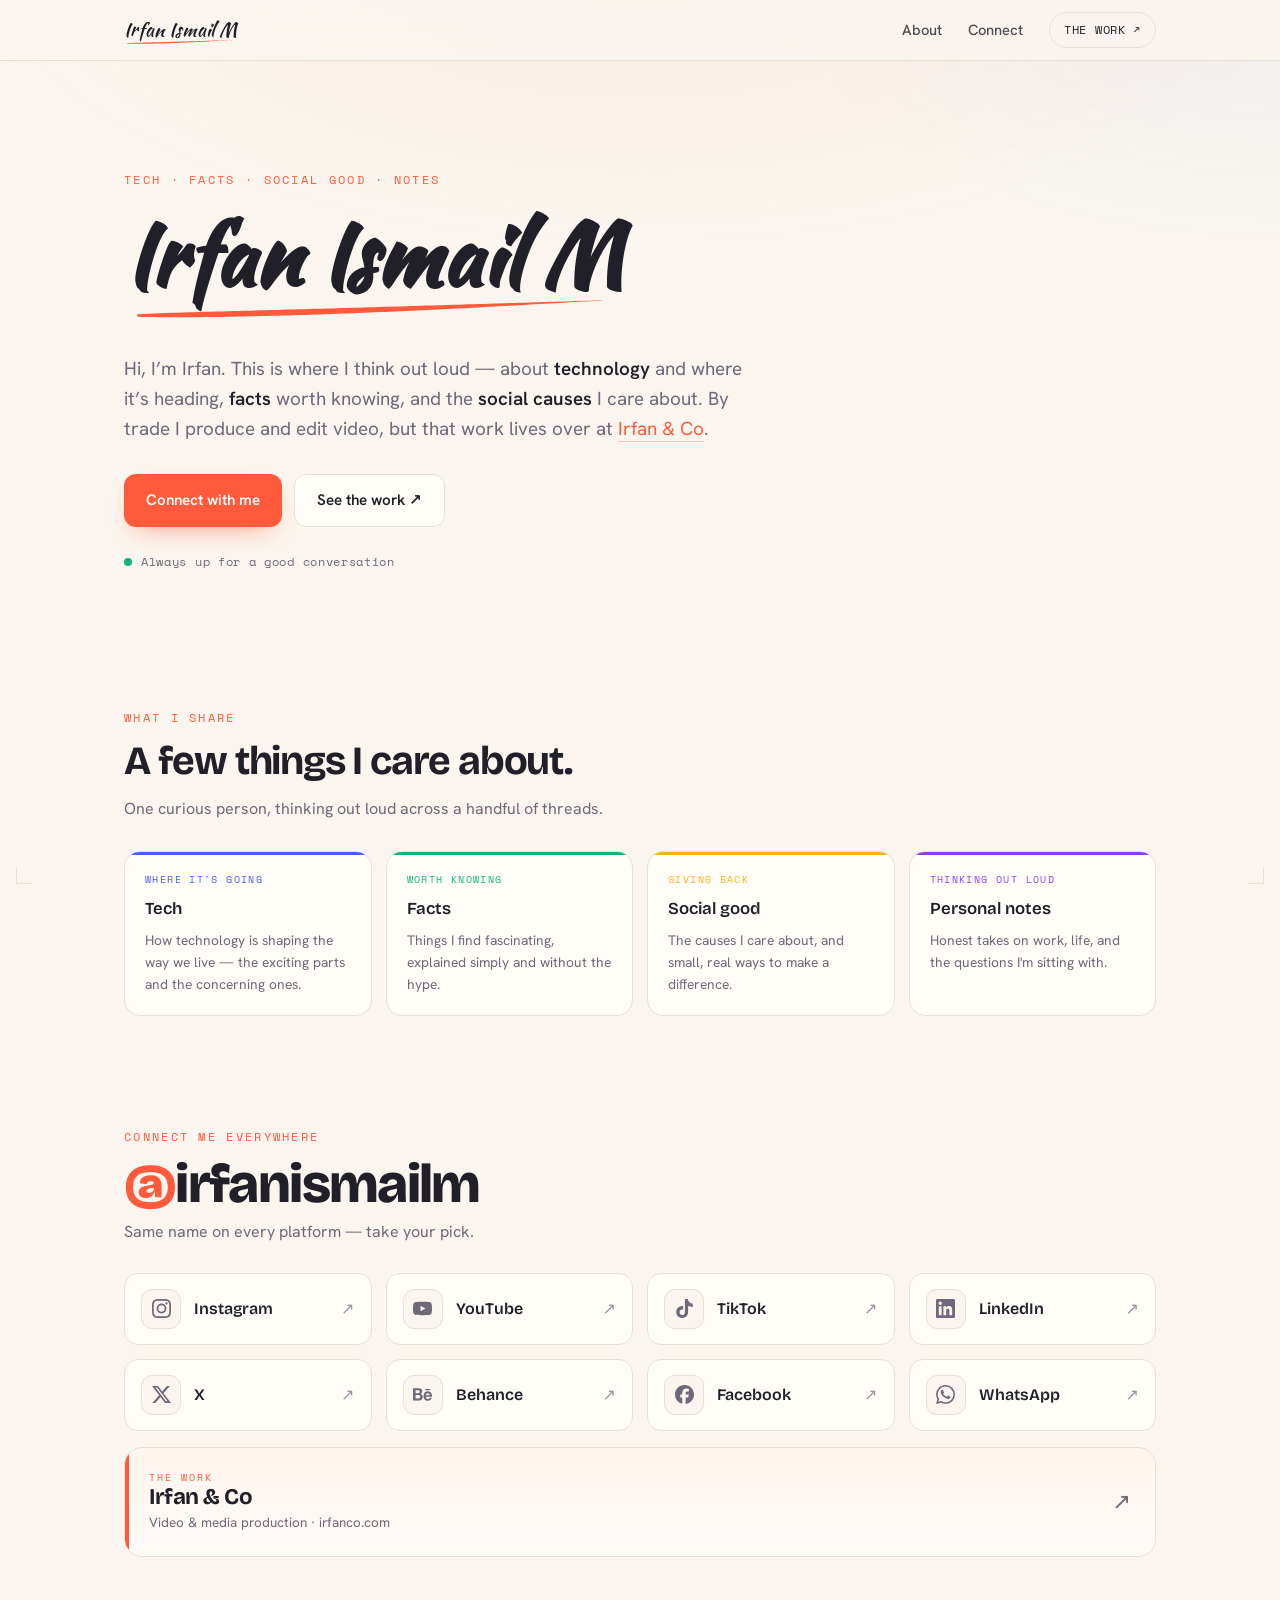
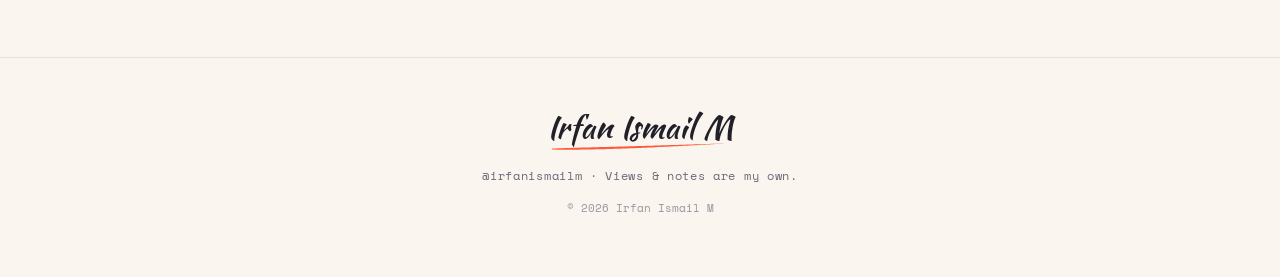
<file: index.html>
<!DOCTYPE html><html lang="en"><head><meta charset="UTF-8"/><meta name="viewport" content="width=device-width, initial-scale=1.0"/><title>Irfan Ismail M — Tech, Facts &amp; Social Good</title><meta name="description" content="Irfan Ismail M (@irfanismailm) — personal notes on technology, facts worth knowing, and social good. Video and production work at Irfan & Co (irfanco.com)."/><link rel="canonical" href="https://irfanismailm.com/"/><meta name="theme-color" content="#FAF6EF"/><link rel="icon" href="favicon.svg" type="image/svg+xml"/><link rel="icon" href="favicon-32.png" sizes="32x32" type="image/png"/><link rel="icon" href="favicon-16.png" sizes="16x16" type="image/png"/><link rel="apple-touch-icon" href="apple-touch-icon.png"/><link rel="manifest" href="site.webmanifest"/><meta property="og:type" content="website"/><meta property="og:url" content="https://irfanismailm.com/"/><meta property="og:title" content="Irfan Ismail M — @irfanismailm"/><meta property="og:description" content="Personal notes on tech, facts &amp; social good. Same name, every platform."/><meta property="og:image" content="https://irfanismailm.com/og-image.png"/><meta name="twitter:card" content="summary_large_image"/><meta name="twitter:image" content="https://irfanismailm.com/og-image.png"/><link rel="preconnect" href="https://fonts.googleapis.com"/><link rel="preconnect" href="https://fonts.gstatic.com" crossorigin/><link href="https://fonts.googleapis.com/css2?family=Bricolage+Grotesque:opsz,wght@12..96,500;12..96,600;12..96,700;12..96,800&family=Hanken+Grotesk:wght@400;500;600;700&family=Kaushan+Script&family=Space+Mono:wght@400;700&display=swap" rel="stylesheet"/><link rel="stylesheet" href="styles.css"/></head><body><div class="cropmarks" aria-hidden="true"><span></span><span></span><span></span><span></span></div><header class="hdr"><div class="bar"><a class="brand" href="#top" aria-label="Irfan Ismail M — home"><span class="sigwrap"><span class="signame">Irfan Ismail M</span><svg class="sigstroke" viewBox="0 0 300 40" preserveAspectRatio="none" aria-hidden="true"><path d="M 8.03 28.34 L 11.47 28.54 L 14.91 28.69 L 18.34 28.79 L 21.76 28.86 L 25.18 28.90 L 28.60 28.93 L 32.01 28.93 L 35.41 28.92 L 38.81 28.90 L 42.20 28.87 L 45.59 28.82 L 48.97 28.76 L 52.35 28.69 L 55.72 28.62 L 59.09 28.53 L 62.45 28.43 L 65.80 28.33 L 69.15 28.22 L 72.49 28.10 L 75.83 27.97 L 79.16 27.84 L 82.49 27.70 L 85.81 27.56 L 89.12 27.40 L 92.43 27.25 L 95.74 27.08 L 99.03 26.91 L 102.33 26.74 L 105.61 26.56 L 108.89 26.37 L 112.17 26.18 L 115.44 25.98 L 118.70 25.78 L 121.96 25.58 L 125.21 25.37 L 128.45 25.15 L 131.69 24.93 L 134.93 24.71 L 138.16 24.48 L 141.38 24.25 L 144.60 24.02 L 147.81 23.78 L 151.01 23.53 L 154.21 23.29 L 157.40 23.04 L 160.59 22.79 L 163.77 22.53 L 166.95 22.27 L 170.12 22.01 L 173.28 21.74 L 176.44 21.47 L 179.59 21.20 L 182.74 20.93 L 185.88 20.65 L 189.01 20.37 L 192.14 20.09 L 195.26 19.81 L 198.38 19.52 L 201.49 19.23 L 204.59 18.94 L 207.69 18.65 L 210.78 18.36 L 213.87 18.06 L 216.95 17.76 L 220.02 17.46 L 223.09 17.16 L 226.16 16.86 L 229.21 16.55 L 232.26 16.25 L 235.31 15.94 L 238.34 15.63 L 241.38 15.32 L 244.40 15.01 L 247.42 14.70 L 250.44 14.39 L 253.44 14.08 L 256.45 13.76 L 259.44 13.45 L 262.43 13.13 L 265.42 12.82 L 268.39 12.50 L 271.37 12.19 L 274.33 11.87 L 277.29 11.56 L 280.25 11.24 L 283.19 10.93 L 286.13 10.62 L 289.07 10.31 L 292.00 10.00 L 292.00 10.00 L 289.06 10.17 L 286.11 10.33 L 283.16 10.49 L 280.20 10.65 L 277.23 10.82 L 274.26 10.98 L 271.28 11.15 L 268.30 11.31 L 265.31 11.48 L 262.31 11.64 L 259.31 11.81 L 256.30 11.97 L 253.29 12.14 L 250.27 12.31 L 247.25 12.48 L 244.22 12.65 L 241.18 12.82 L 238.14 12.99 L 235.09 13.16 L 232.03 13.33 L 228.97 13.51 L 225.91 13.68 L 222.84 13.85 L 219.76 14.03 L 216.68 14.20 L 213.59 14.37 L 210.49 14.55 L 207.40 14.72 L 204.29 14.89 L 201.18 15.07 L 198.06 15.24 L 194.94 15.42 L 191.81 15.59 L 188.68 15.77 L 185.54 15.94 L 182.39 16.11 L 179.24 16.29 L 176.09 16.46 L 172.93 16.64 L 169.76 16.81 L 166.59 16.98 L 163.41 17.16 L 160.23 17.33 L 157.04 17.50 L 153.84 17.67 L 150.64 17.84 L 147.44 18.01 L 144.23 18.19 L 141.01 18.36 L 137.79 18.53 L 134.56 18.69 L 131.33 18.86 L 128.09 19.03 L 124.85 19.20 L 121.60 19.37 L 118.35 19.53 L 115.09 19.70 L 111.82 19.87 L 108.55 20.03 L 105.27 20.20 L 101.99 20.36 L 98.71 20.53 L 95.42 20.69 L 92.12 20.85 L 88.82 21.02 L 85.51 21.18 L 82.20 21.34 L 78.88 21.51 L 75.55 21.67 L 72.22 21.83 L 68.89 22.00 L 65.55 22.16 L 62.21 22.33 L 58.86 22.49 L 55.50 22.66 L 52.14 22.83 L 48.77 23.00 L 45.40 23.17 L 42.03 23.35 L 38.64 23.53 L 35.26 23.72 L 31.86 23.91 L 28.47 24.11 L 25.06 24.31 L 21.66 24.53 L 18.24 24.77 L 14.83 25.03 L 11.40 25.32 L 7.97 25.66 Z"/></svg></span></a><nav class="nav"><a href="#about">About</a><a href="#connect">Connect</a><a class="studio" href="https://irfanco.com" target="_blank" rel="noopener noreferrer">The work &#8599;</a></nav><button class="navtoggle" aria-label="Open menu" aria-expanded="false"><span></span><span></span><span></span></button></div></header><div class="mmenu" id="mmenu"><a href="#about">About</a><a href="#connect">Connect</a><a href="https://irfanco.com" target="_blank" rel="noopener noreferrer">The work — Irfan &amp; Co <span class="arw">&#8599;</span></a></div><main id="top"><div class="wrap"><section class="hero"><p class="eyebrow">Tech · Facts · Social good · Notes</p><h1 class="hero-sig"><span class="sigwrap"><span class="signame">Irfan Ismail M</span><svg class="sigstroke" viewBox="0 0 300 40" preserveAspectRatio="none" aria-hidden="true"><path d="M 8.03 28.34 L 11.47 28.54 L 14.91 28.69 L 18.34 28.79 L 21.76 28.86 L 25.18 28.90 L 28.60 28.93 L 32.01 28.93 L 35.41 28.92 L 38.81 28.90 L 42.20 28.87 L 45.59 28.82 L 48.97 28.76 L 52.35 28.69 L 55.72 28.62 L 59.09 28.53 L 62.45 28.43 L 65.80 28.33 L 69.15 28.22 L 72.49 28.10 L 75.83 27.97 L 79.16 27.84 L 82.49 27.70 L 85.81 27.56 L 89.12 27.40 L 92.43 27.25 L 95.74 27.08 L 99.03 26.91 L 102.33 26.74 L 105.61 26.56 L 108.89 26.37 L 112.17 26.18 L 115.44 25.98 L 118.70 25.78 L 121.96 25.58 L 125.21 25.37 L 128.45 25.15 L 131.69 24.93 L 134.93 24.71 L 138.16 24.48 L 141.38 24.25 L 144.60 24.02 L 147.81 23.78 L 151.01 23.53 L 154.21 23.29 L 157.40 23.04 L 160.59 22.79 L 163.77 22.53 L 166.95 22.27 L 170.12 22.01 L 173.28 21.74 L 176.44 21.47 L 179.59 21.20 L 182.74 20.93 L 185.88 20.65 L 189.01 20.37 L 192.14 20.09 L 195.26 19.81 L 198.38 19.52 L 201.49 19.23 L 204.59 18.94 L 207.69 18.65 L 210.78 18.36 L 213.87 18.06 L 216.95 17.76 L 220.02 17.46 L 223.09 17.16 L 226.16 16.86 L 229.21 16.55 L 232.26 16.25 L 235.31 15.94 L 238.34 15.63 L 241.38 15.32 L 244.40 15.01 L 247.42 14.70 L 250.44 14.39 L 253.44 14.08 L 256.45 13.76 L 259.44 13.45 L 262.43 13.13 L 265.42 12.82 L 268.39 12.50 L 271.37 12.19 L 274.33 11.87 L 277.29 11.56 L 280.25 11.24 L 283.19 10.93 L 286.13 10.62 L 289.07 10.31 L 292.00 10.00 L 292.00 10.00 L 289.06 10.17 L 286.11 10.33 L 283.16 10.49 L 280.20 10.65 L 277.23 10.82 L 274.26 10.98 L 271.28 11.15 L 268.30 11.31 L 265.31 11.48 L 262.31 11.64 L 259.31 11.81 L 256.30 11.97 L 253.29 12.14 L 250.27 12.31 L 247.25 12.48 L 244.22 12.65 L 241.18 12.82 L 238.14 12.99 L 235.09 13.16 L 232.03 13.33 L 228.97 13.51 L 225.91 13.68 L 222.84 13.85 L 219.76 14.03 L 216.68 14.20 L 213.59 14.37 L 210.49 14.55 L 207.40 14.72 L 204.29 14.89 L 201.18 15.07 L 198.06 15.24 L 194.94 15.42 L 191.81 15.59 L 188.68 15.77 L 185.54 15.94 L 182.39 16.11 L 179.24 16.29 L 176.09 16.46 L 172.93 16.64 L 169.76 16.81 L 166.59 16.98 L 163.41 17.16 L 160.23 17.33 L 157.04 17.50 L 153.84 17.67 L 150.64 17.84 L 147.44 18.01 L 144.23 18.19 L 141.01 18.36 L 137.79 18.53 L 134.56 18.69 L 131.33 18.86 L 128.09 19.03 L 124.85 19.20 L 121.60 19.37 L 118.35 19.53 L 115.09 19.70 L 111.82 19.87 L 108.55 20.03 L 105.27 20.20 L 101.99 20.36 L 98.71 20.53 L 95.42 20.69 L 92.12 20.85 L 88.82 21.02 L 85.51 21.18 L 82.20 21.34 L 78.88 21.51 L 75.55 21.67 L 72.22 21.83 L 68.89 22.00 L 65.55 22.16 L 62.21 22.33 L 58.86 22.49 L 55.50 22.66 L 52.14 22.83 L 48.77 23.00 L 45.40 23.17 L 42.03 23.35 L 38.64 23.53 L 35.26 23.72 L 31.86 23.91 L 28.47 24.11 L 25.06 24.31 L 21.66 24.53 L 18.24 24.77 L 14.83 25.03 L 11.40 25.32 L 7.97 25.66 Z"/></svg></span></h1><p class="hero-bio">Hi, I&rsquo;m Irfan. This is where I think out loud &mdash; about <b>technology</b> and where it&rsquo;s heading, <b>facts</b> worth knowing, and the <b>social causes</b> I care about. By trade I produce and edit video, but that work lives over at <a href="https://irfanco.com" target="_blank" rel="noopener noreferrer">Irfan &amp; Co</a>.</p><div class="hero-cta"><a class="btn btn-primary" href="#connect">Connect with me</a><a class="btn btn-ghost" href="https://irfanco.com" target="_blank" rel="noopener noreferrer">See the work &#8599;</a></div><div class="hero-status"><span class="dot"></span> Always up for a good conversation</div></section><section class="about" id="about"><p class="eyebrow">What I share</p><h2 class="section-title reveal">A few things I care about.</h2><p class="about-lead reveal">One curious person, thinking out loud across a handful of threads.</p><div class="lanes"><div class="lane tech reveal"><div class="lt">where it's going</div><h3>Tech</h3><p>How technology is shaping the way we live — the exciting parts and the concerning ones.</p></div>
<div class="lane facts reveal"><div class="lt">worth knowing</div><h3>Facts</h3><p>Things I find fascinating, explained simply and without the hype.</p></div>
<div class="lane social reveal"><div class="lt">giving back</div><h3>Social good</h3><p>The causes I care about, and small, real ways to make a difference.</p></div>
<div class="lane notes reveal"><div class="lt">thinking out loud</div><h3>Personal notes</h3><p>Honest takes on work, life, and the questions I'm sitting with.</p></div></div></section><section class="connect" id="connect"><p class="eyebrow">Connect me everywhere</p><h2 class="handle-big reveal"><span class="at">@</span>irfanismailm</h2><p class="connect-sub reveal">Same name on every platform &mdash; take your pick.</p><div class="links-grid reveal"><a class="link" href="https://instagram.com/irfanismailm" target="_blank" rel="noopener noreferrer" aria-label="Instagram"><span class="ic"><svg viewBox="0 0 24 24" fill="currentColor" aria-hidden="true"><path d="M7.0301.084c-1.2768.0602-2.1487.264-2.911.5634-.7888.3075-1.4575.72-2.1228 1.3877-.6652.6677-1.075 1.3368-1.3802 2.127-.2954.7638-.4956 1.6365-.552 2.914-.0564 1.2775-.0689 1.6882-.0626 4.947.0062 3.2586.0206 3.6671.0825 4.9473.061 1.2765.264 2.1482.5635 2.9107.308.7889.72 1.4573 1.388 2.1228.6679.6655 1.3365 1.0743 2.1285 1.38.7632.295 1.6361.4961 2.9134.552 1.2773.056 1.6884.069 4.9462.0627 3.2578-.0062 3.668-.0207 4.9478-.0814 1.28-.0607 2.147-.2652 2.9098-.5633.7889-.3086 1.4578-.72 2.1228-1.3881.665-.6682 1.0745-1.3378 1.3795-2.1284.2957-.7632.4966-1.636.552-2.9124.056-1.2809.0692-1.6898.063-4.948-.0063-3.2583-.021-3.6668-.0817-4.9465-.0607-1.2797-.264-2.1487-.5633-2.9117-.3084-.7889-.72-1.4568-1.3876-2.1228C21.2982 1.33 20.628.9208 19.8378.6165 19.074.321 18.2017.1197 16.9244.0645 15.6471.0093 15.236-.005 11.977.0014 8.718.0076 8.31.0215 7.0301.0839m.1402 21.6932c-1.17-.0509-1.8053-.2453-2.2287-.408-.5606-.216-.96-.4771-1.3819-.895-.422-.4178-.6811-.8186-.9-1.378-.1644-.4234-.3624-1.058-.4171-2.228-.0595-1.2645-.072-1.6442-.079-4.848-.007-3.2037.0053-3.583.0607-4.848.05-1.169.2456-1.805.408-2.2282.216-.5613.4762-.96.895-1.3816.4188-.4217.8184-.6814 1.3783-.9003.423-.1651 1.0575-.3614 2.227-.4171 1.2655-.06 1.6447-.072 4.848-.079 3.2033-.007 3.5835.005 4.8495.0608 1.169.0508 1.8053.2445 2.228.408.5608.216.96.4754 1.3816.895.4217.4194.6816.8176.9005 1.3787.1653.4217.3617 1.056.4169 2.2263.0602 1.2655.0739 1.645.0796 4.848.0058 3.203-.0055 3.5834-.061 4.848-.051 1.17-.245 1.8055-.408 2.2294-.216.5604-.4763.96-.8954 1.3814-.419.4215-.8181.6811-1.3783.9-.4224.1649-1.0577.3617-2.2262.4174-1.2656.0595-1.6448.072-4.8493.079-3.2045.007-3.5825-.006-4.848-.0608M16.953 5.5864A1.44 1.44 0 1 0 18.39 4.144a1.44 1.44 0 0 0-1.437 1.4424M5.8385 12.012c.0067 3.4032 2.7706 6.1557 6.173 6.1493 3.4026-.0065 6.157-2.7701 6.1506-6.1733-.0065-3.4032-2.771-6.1565-6.174-6.1498-3.403.0067-6.156 2.771-6.1496 6.1738M8 12.0077a4 4 0 1 1 4.008 3.9921A3.9996 3.9996 0 0 1 8 12.0077"/></svg></span><span class="nm">Instagram</span><span class="go" aria-hidden="true">&#8599;</span></a>
<a class="link" href="https://youtube.com/@irfanismailm" target="_blank" rel="noopener noreferrer" aria-label="YouTube"><span class="ic"><svg viewBox="0 0 24 24" fill="currentColor" aria-hidden="true"><path d="M23.498 6.186a3.016 3.016 0 0 0-2.122-2.136C19.505 3.545 12 3.545 12 3.545s-7.505 0-9.377.505A3.017 3.017 0 0 0 .502 6.186C0 8.07 0 12 0 12s0 3.93.502 5.814a3.016 3.016 0 0 0 2.122 2.136c1.871.505 9.376.505 9.376.505s7.505 0 9.377-.505a3.015 3.015 0 0 0 2.122-2.136C24 15.93 24 12 24 12s0-3.93-.502-5.814zM9.545 15.568V8.432L15.818 12l-6.273 3.568z"/></svg></span><span class="nm">YouTube</span><span class="go" aria-hidden="true">&#8599;</span></a>
<a class="link" href="https://tiktok.com/@irfanismailm" target="_blank" rel="noopener noreferrer" aria-label="TikTok"><span class="ic"><svg viewBox="0 0 24 24" fill="currentColor" aria-hidden="true"><path d="M12.525.02c1.31-.02 2.61-.01 3.91-.02.08 1.53.63 3.09 1.75 4.17 1.12 1.11 2.7 1.62 4.24 1.79v4.03c-1.44-.05-2.89-.35-4.2-.97-.57-.26-1.1-.59-1.62-.93-.01 2.92.01 5.84-.02 8.75-.08 1.4-.54 2.79-1.35 3.94-1.31 1.92-3.58 3.17-5.91 3.21-1.43.08-2.86-.31-4.08-1.03-2.02-1.19-3.44-3.37-3.65-5.71-.02-.5-.03-1-.01-1.49.18-1.9 1.12-3.72 2.58-4.96 1.66-1.44 3.98-2.13 6.15-1.72.02 1.48-.04 2.96-.04 4.44-.99-.32-2.15-.23-3.02.37-.63.41-1.11 1.04-1.36 1.75-.21.51-.15 1.07-.14 1.61.24 1.64 1.82 3.02 3.5 2.87 1.12-.01 2.19-.66 2.77-1.61.19-.33.4-.67.41-1.06.1-1.79.06-3.57.07-5.36.01-4.03-.01-8.05.02-12.07z"/></svg></span><span class="nm">TikTok</span><span class="go" aria-hidden="true">&#8599;</span></a>
<a class="link" href="https://linkedin.com/in/irfanismailm" target="_blank" rel="noopener noreferrer" aria-label="LinkedIn"><span class="ic"><svg viewBox="0 0 24 24" fill="currentColor" aria-hidden="true"><path d="M20.447 20.452h-3.554v-5.569c0-1.328-.027-3.037-1.852-3.037-1.853 0-2.136 1.445-2.136 2.939v5.667H9.351V9h3.414v1.561h.046c.477-.9 1.637-1.85 3.37-1.85 3.601 0 4.267 2.37 4.267 5.455v6.286zM5.337 7.433c-1.144 0-2.063-.926-2.063-2.065 0-1.138.92-2.063 2.063-2.063 1.14 0 2.064.925 2.064 2.063 0 1.139-.925 2.065-2.064 2.065zm1.782 13.019H3.555V9h3.564v11.452zM22.225 0H1.771C.792 0 0 .774 0 1.729v20.542C0 23.227.792 24 1.771 24h20.451C23.2 24 24 23.227 24 22.271V1.729C24 .774 23.2 0 22.222 0h.003z"/></svg></span><span class="nm">LinkedIn</span><span class="go" aria-hidden="true">&#8599;</span></a>
<a class="link" href="https://x.com/irfanismailm" target="_blank" rel="noopener noreferrer" aria-label="X"><span class="ic"><svg viewBox="0 0 24 24" fill="currentColor" aria-hidden="true"><path d="M18.901 1.153h3.68l-8.04 9.19L24 22.846h-7.406l-5.8-7.584-6.638 7.584H.474l8.6-9.83L0 1.154h7.594l5.243 6.932ZM17.61 20.644h2.039L6.486 3.24H4.298Z"/></svg></span><span class="nm">X</span><span class="go" aria-hidden="true">&#8599;</span></a>
<a class="link" href="https://behance.net/irfanismailm" target="_blank" rel="noopener noreferrer" aria-label="Behance"><span class="ic"><svg viewBox="0 0 24 24" fill="currentColor" aria-hidden="true"><path d="M16.969 16.927a2.561 2.561 0 0 0 1.901.677 2.501 2.501 0 0 0 1.531-.475c.362-.235.636-.584.779-.99h2.585a5.091 5.091 0 0 1-1.9 2.896 5.292 5.292 0 0 1-3.091.88 5.839 5.839 0 0 1-2.284-.433 4.871 4.871 0 0 1-1.723-1.211 5.657 5.657 0 0 1-1.08-1.874 7.057 7.057 0 0 1-.383-2.393c-.005-.8.129-1.595.396-2.349a5.313 5.313 0 0 1 5.088-3.604 4.87 4.87 0 0 1 2.376.563c.661.362 1.231.87 1.668 1.485a6.2 6.2 0 0 1 .943 2.133c.194.821.263 1.666.205 2.508h-7.699c-.063.79.184 1.574.688 2.187ZM6.947 4.084a8.065 8.065 0 0 1 1.928.198 4.29 4.29 0 0 1 1.49.638c.418.303.748.711.958 1.182.241.579.357 1.203.341 1.83a3.506 3.506 0 0 1-.506 1.961 3.726 3.726 0 0 1-1.503 1.287 3.588 3.588 0 0 1 2.027 1.437c.464.747.697 1.615.67 2.494a4.593 4.593 0 0 1-.423 2.032 3.945 3.945 0 0 1-1.163 1.413 5.114 5.114 0 0 1-1.683.807 7.135 7.135 0 0 1-1.928.259H0V4.084h6.947Zm-.235 12.9c.308.004.616-.029.916-.099a2.18 2.18 0 0 0 .766-.332c.228-.158.411-.371.534-.619.142-.317.208-.663.191-1.009a2.08 2.08 0 0 0-.642-1.715 2.618 2.618 0 0 0-1.696-.505h-3.54v4.279h3.471Zm13.635-5.967a2.13 2.13 0 0 0-1.654-.619 2.336 2.336 0 0 0-1.163.259 2.474 2.474 0 0 0-.738.62 2.359 2.359 0 0 0-.396.792c-.074.239-.12.485-.137.734h4.769a3.239 3.239 0 0 0-.679-1.785l-.002-.001Zm-13.813-.648a2.254 2.254 0 0 0 1.423-.433c.399-.355.607-.88.56-1.413a1.916 1.916 0 0 0-.178-.891 1.298 1.298 0 0 0-.495-.533 1.851 1.851 0 0 0-.711-.274 3.966 3.966 0 0 0-.835-.073H3.241v3.631h3.293v-.014ZM21.62 5.122h-5.976v1.527h5.976V5.122Z"/></svg></span><span class="nm">Behance</span><span class="go" aria-hidden="true">&#8599;</span></a>
<a class="link" href="https://facebook.com/irfanismailm" target="_blank" rel="noopener noreferrer" aria-label="Facebook"><span class="ic"><svg viewBox="0 0 24 24" fill="currentColor" aria-hidden="true"><path d="M9.101 23.691v-7.98H6.627v-3.667h2.474v-1.58c0-4.085 1.848-5.978 5.858-5.978.401 0 .955.042 1.468.103a8.68 8.68 0 0 1 1.141.195v3.325a8.623 8.623 0 0 0-.653-.036 26.805 26.805 0 0 0-.733-.009c-.707 0-1.259.096-1.675.309a1.686 1.686 0 0 0-.679.622c-.258.42-.374.995-.374 1.752v1.297h3.919l-.386 2.103-.287 1.564h-3.246v8.245C19.396 23.238 24 18.179 24 12.044c0-6.627-5.373-12-12-12s-12 5.373-12 12c0 5.628 3.874 10.35 9.101 11.647Z"/></svg></span><span class="nm">Facebook</span><span class="go" aria-hidden="true">&#8599;</span></a>
<a class="link" href="https://wa.me/971500000000" target="_blank" rel="noopener noreferrer" aria-label="WhatsApp"><span class="ic"><svg viewBox="0 0 24 24" fill="currentColor" aria-hidden="true"><path d="M17.472 14.382c-.297-.149-1.758-.867-2.03-.967-.273-.099-.471-.148-.67.15-.197.297-.767.966-.94 1.164-.173.199-.347.223-.644.075-.297-.15-1.255-.463-2.39-1.475-.883-.788-1.48-1.761-1.653-2.059-.173-.297-.018-.458.13-.606.134-.133.298-.347.446-.52.149-.174.198-.298.298-.497.099-.198.05-.371-.025-.52-.075-.149-.669-1.612-.916-2.207-.242-.579-.487-.5-.669-.51-.173-.008-.371-.01-.57-.01-.198 0-.52.074-.792.372-.272.297-1.04 1.016-1.04 2.479 0 1.462 1.065 2.875 1.213 3.074.149.198 2.096 3.2 5.077 4.487.709.306 1.262.489 1.694.625.712.227 1.36.195 1.871.118.571-.085 1.758-.719 2.006-1.413.248-.694.248-1.289.173-1.413-.074-.124-.272-.198-.57-.347m-5.421 7.403h-.004a9.87 9.87 0 01-5.031-1.378l-.361-.214-3.741.982.998-3.648-.235-.374a9.86 9.86 0 01-1.51-5.26c.001-5.45 4.436-9.884 9.888-9.884 2.64 0 5.122 1.03 6.988 2.898a9.825 9.825 0 012.893 6.994c-.003 5.45-4.437 9.884-9.885 9.884m8.413-18.297A11.815 11.815 0 0012.05 0C5.495 0 .16 5.335.157 11.892c0 2.096.547 4.142 1.588 5.945L.057 24l6.305-1.654a11.882 11.882 0 005.683 1.448h.005c6.554 0 11.89-5.335 11.893-11.893a11.821 11.821 0 00-3.48-8.413Z"/></svg></span><span class="nm">WhatsApp</span><span class="go" aria-hidden="true">&#8599;</span></a></div><a class="studio-card reveal" href="https://irfanco.com" target="_blank" rel="noopener noreferrer"><div><div class="sc-eye">The work</div><div class="sc-name">Irfan &amp; Co<span class="dot"></span></div><div class="sc-desc">Video &amp; media production &middot; irfanco.com</div></div><span class="sc-go" aria-hidden="true">&#8599;</span></a></section></div></main><footer class="ftr"><div class="wrap in"><div class="fsig"><span class="sigwrap"><span class="signame">Irfan Ismail M</span><svg class="sigstroke" viewBox="0 0 300 40" preserveAspectRatio="none" aria-hidden="true"><path d="M 8.03 28.34 L 11.47 28.54 L 14.91 28.69 L 18.34 28.79 L 21.76 28.86 L 25.18 28.90 L 28.60 28.93 L 32.01 28.93 L 35.41 28.92 L 38.81 28.90 L 42.20 28.87 L 45.59 28.82 L 48.97 28.76 L 52.35 28.69 L 55.72 28.62 L 59.09 28.53 L 62.45 28.43 L 65.80 28.33 L 69.15 28.22 L 72.49 28.10 L 75.83 27.97 L 79.16 27.84 L 82.49 27.70 L 85.81 27.56 L 89.12 27.40 L 92.43 27.25 L 95.74 27.08 L 99.03 26.91 L 102.33 26.74 L 105.61 26.56 L 108.89 26.37 L 112.17 26.18 L 115.44 25.98 L 118.70 25.78 L 121.96 25.58 L 125.21 25.37 L 128.45 25.15 L 131.69 24.93 L 134.93 24.71 L 138.16 24.48 L 141.38 24.25 L 144.60 24.02 L 147.81 23.78 L 151.01 23.53 L 154.21 23.29 L 157.40 23.04 L 160.59 22.79 L 163.77 22.53 L 166.95 22.27 L 170.12 22.01 L 173.28 21.74 L 176.44 21.47 L 179.59 21.20 L 182.74 20.93 L 185.88 20.65 L 189.01 20.37 L 192.14 20.09 L 195.26 19.81 L 198.38 19.52 L 201.49 19.23 L 204.59 18.94 L 207.69 18.65 L 210.78 18.36 L 213.87 18.06 L 216.95 17.76 L 220.02 17.46 L 223.09 17.16 L 226.16 16.86 L 229.21 16.55 L 232.26 16.25 L 235.31 15.94 L 238.34 15.63 L 241.38 15.32 L 244.40 15.01 L 247.42 14.70 L 250.44 14.39 L 253.44 14.08 L 256.45 13.76 L 259.44 13.45 L 262.43 13.13 L 265.42 12.82 L 268.39 12.50 L 271.37 12.19 L 274.33 11.87 L 277.29 11.56 L 280.25 11.24 L 283.19 10.93 L 286.13 10.62 L 289.07 10.31 L 292.00 10.00 L 292.00 10.00 L 289.06 10.17 L 286.11 10.33 L 283.16 10.49 L 280.20 10.65 L 277.23 10.82 L 274.26 10.98 L 271.28 11.15 L 268.30 11.31 L 265.31 11.48 L 262.31 11.64 L 259.31 11.81 L 256.30 11.97 L 253.29 12.14 L 250.27 12.31 L 247.25 12.48 L 244.22 12.65 L 241.18 12.82 L 238.14 12.99 L 235.09 13.16 L 232.03 13.33 L 228.97 13.51 L 225.91 13.68 L 222.84 13.85 L 219.76 14.03 L 216.68 14.20 L 213.59 14.37 L 210.49 14.55 L 207.40 14.72 L 204.29 14.89 L 201.18 15.07 L 198.06 15.24 L 194.94 15.42 L 191.81 15.59 L 188.68 15.77 L 185.54 15.94 L 182.39 16.11 L 179.24 16.29 L 176.09 16.46 L 172.93 16.64 L 169.76 16.81 L 166.59 16.98 L 163.41 17.16 L 160.23 17.33 L 157.04 17.50 L 153.84 17.67 L 150.64 17.84 L 147.44 18.01 L 144.23 18.19 L 141.01 18.36 L 137.79 18.53 L 134.56 18.69 L 131.33 18.86 L 128.09 19.03 L 124.85 19.20 L 121.60 19.37 L 118.35 19.53 L 115.09 19.70 L 111.82 19.87 L 108.55 20.03 L 105.27 20.20 L 101.99 20.36 L 98.71 20.53 L 95.42 20.69 L 92.12 20.85 L 88.82 21.02 L 85.51 21.18 L 82.20 21.34 L 78.88 21.51 L 75.55 21.67 L 72.22 21.83 L 68.89 22.00 L 65.55 22.16 L 62.21 22.33 L 58.86 22.49 L 55.50 22.66 L 52.14 22.83 L 48.77 23.00 L 45.40 23.17 L 42.03 23.35 L 38.64 23.53 L 35.26 23.72 L 31.86 23.91 L 28.47 24.11 L 25.06 24.31 L 21.66 24.53 L 18.24 24.77 L 14.83 25.03 L 11.40 25.32 L 7.97 25.66 Z"/></svg></span></div><div class="fmeta">@irfanismailm &middot; Views &amp; notes are my own.</div><div class="fcopy">&copy; <span id="year">2026</span> Irfan Ismail M</div></div></footer><!-- WhatsApp uses a phone number, not a username. In index.html replace 971500000000 with your number in international format (no +, spaces or dashes), e.g. 971501234567. --><script src="main.js"></script></body></html>
</file>
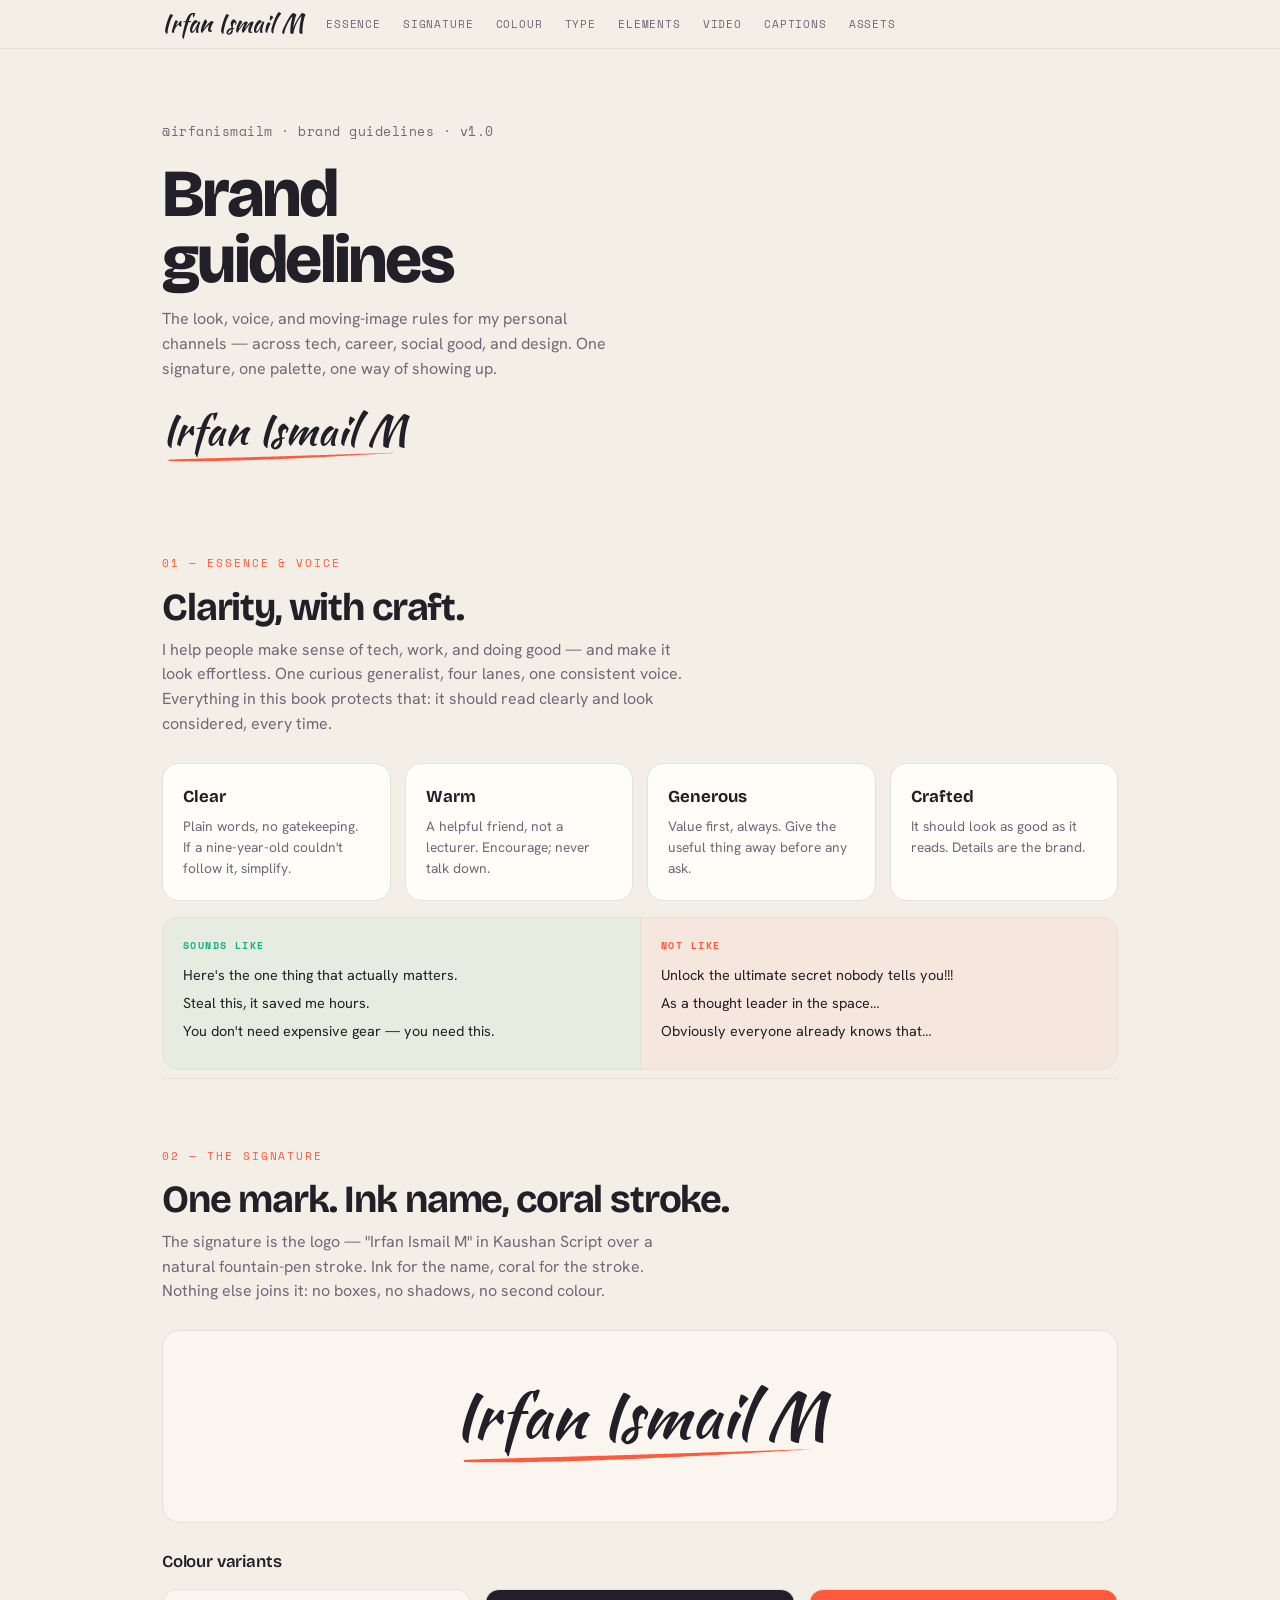
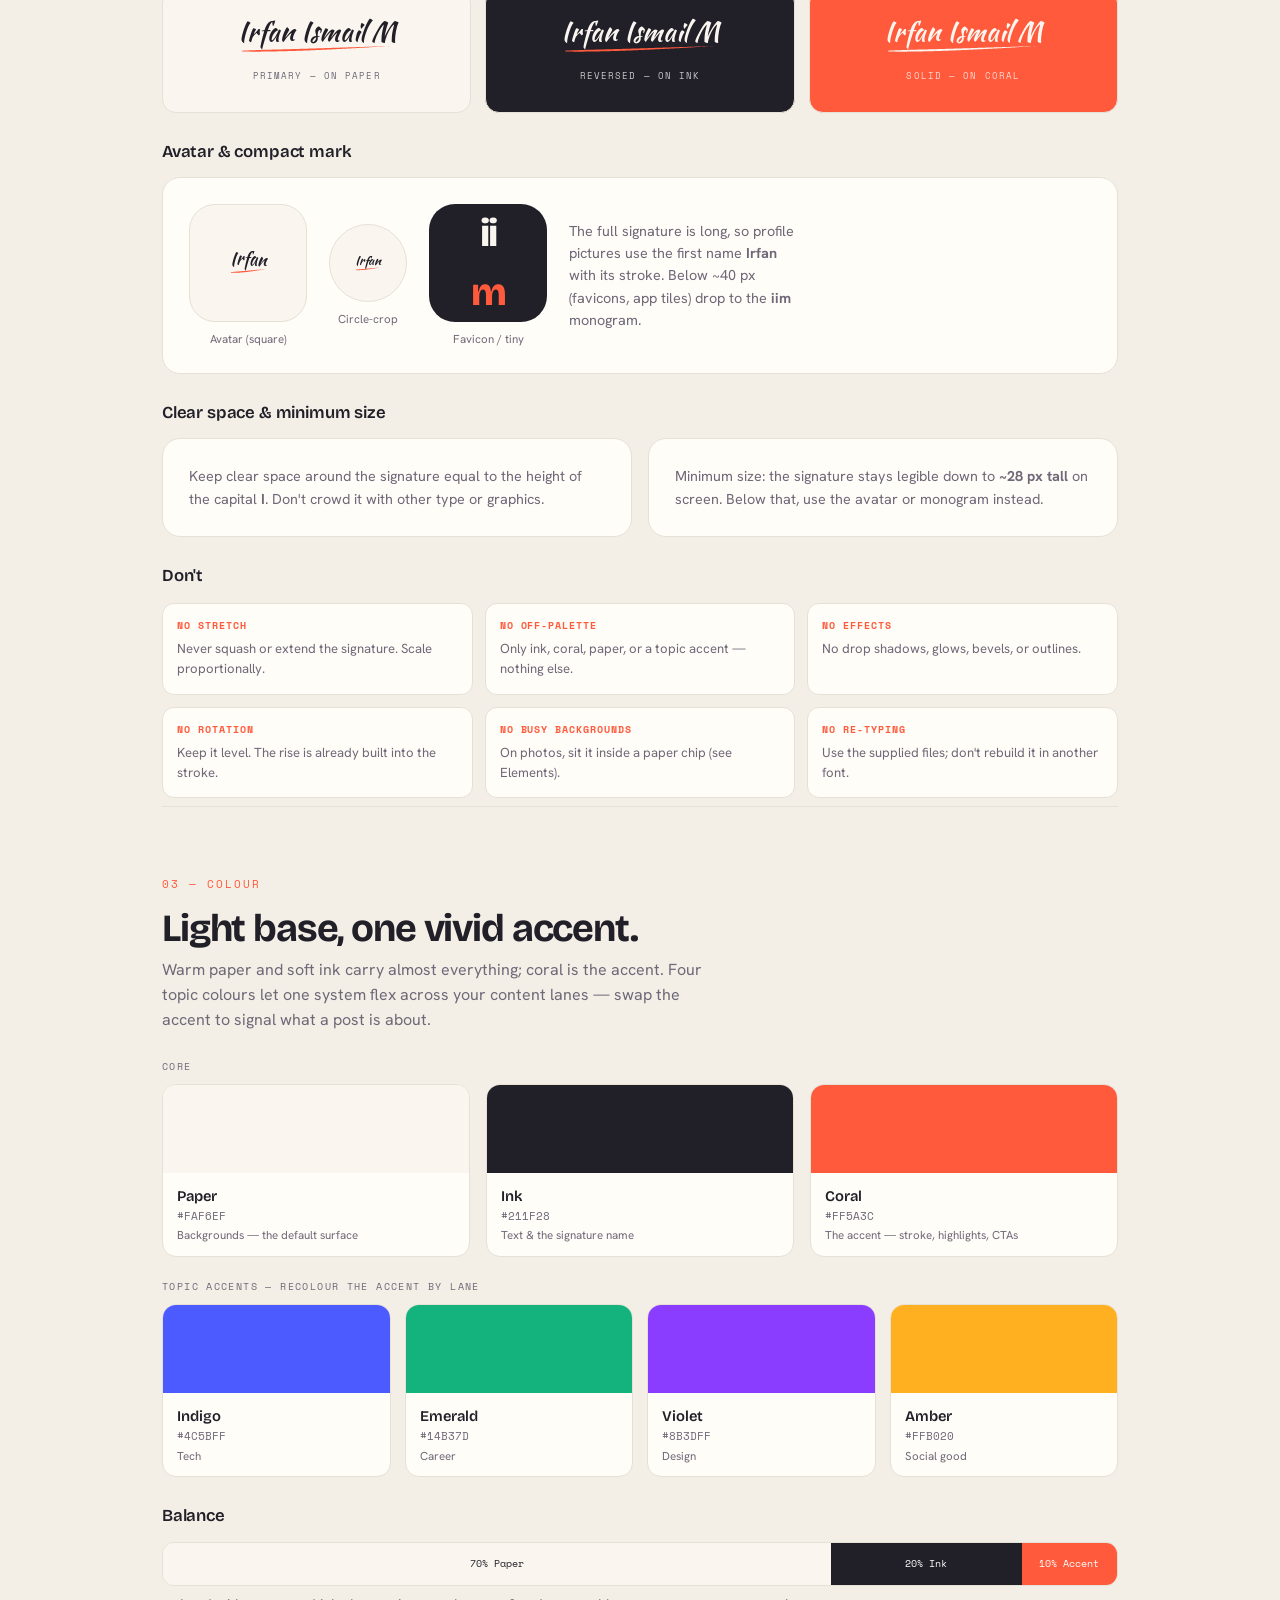
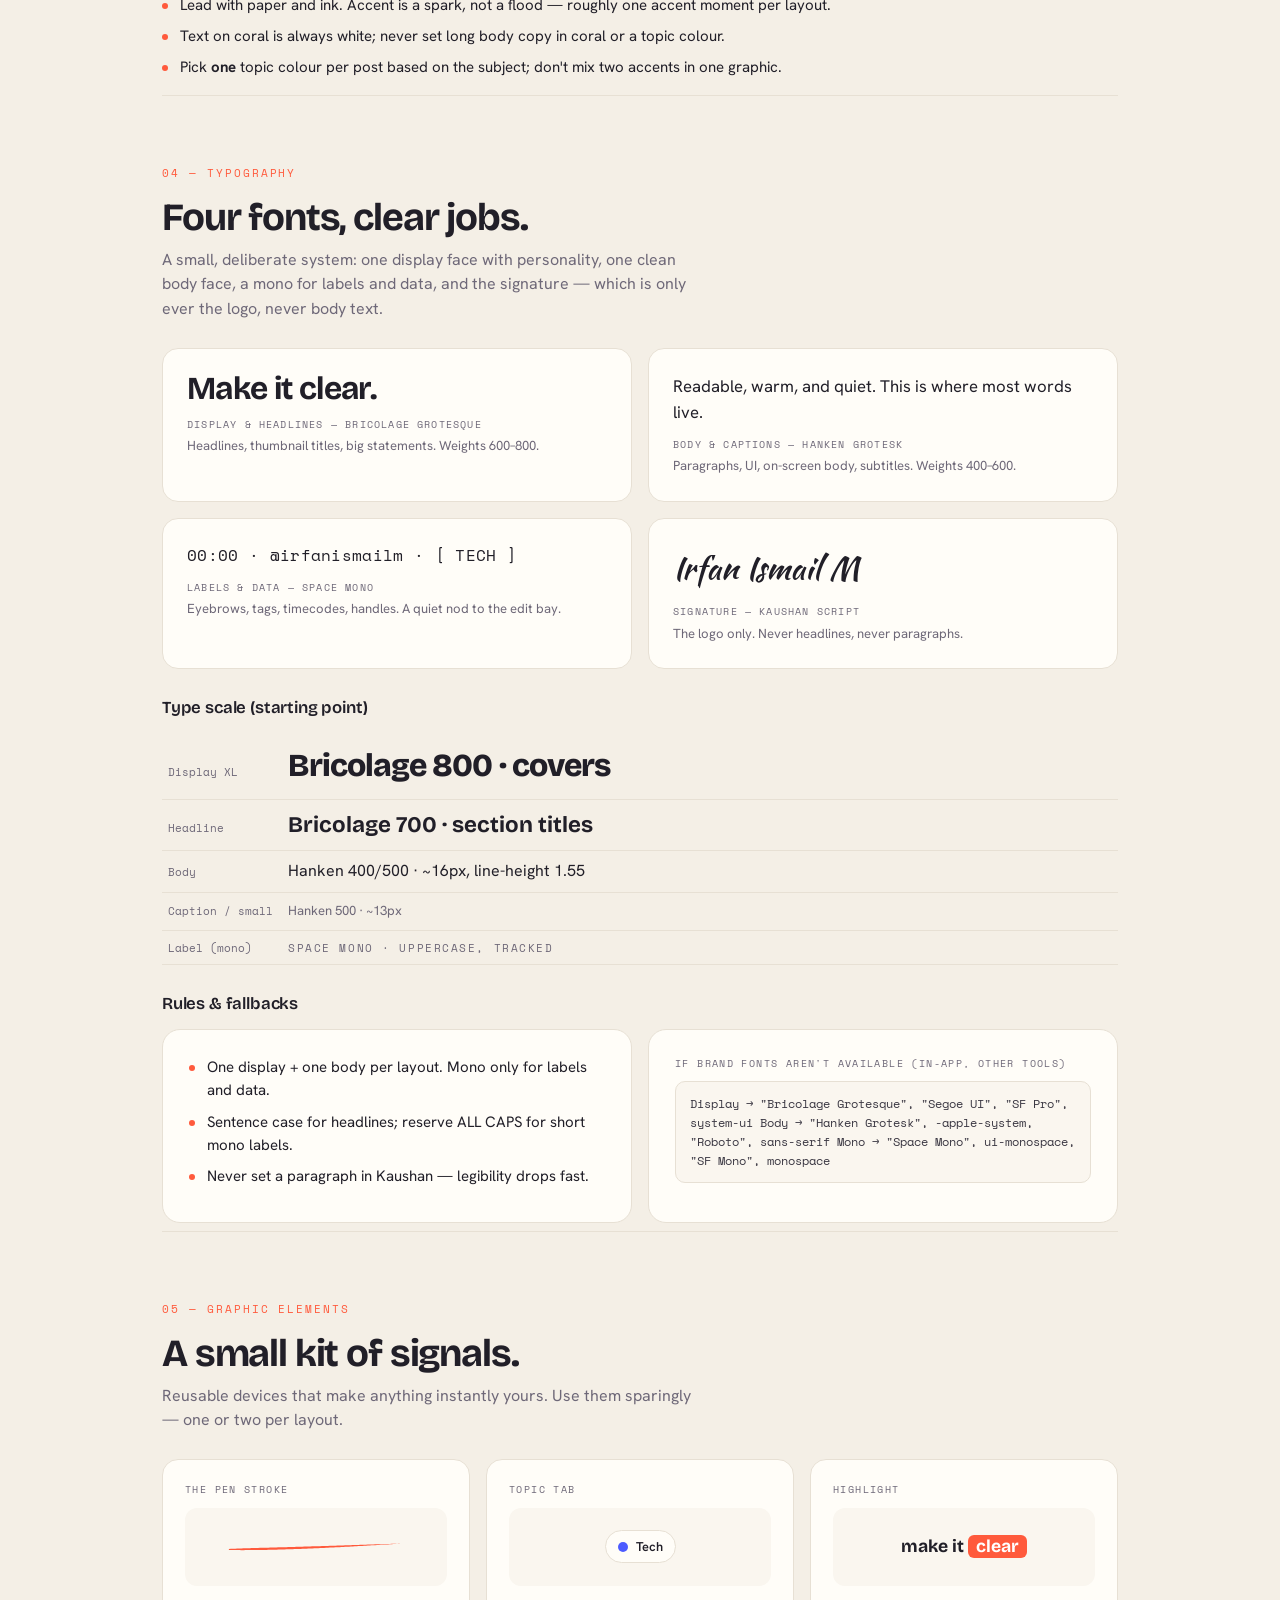
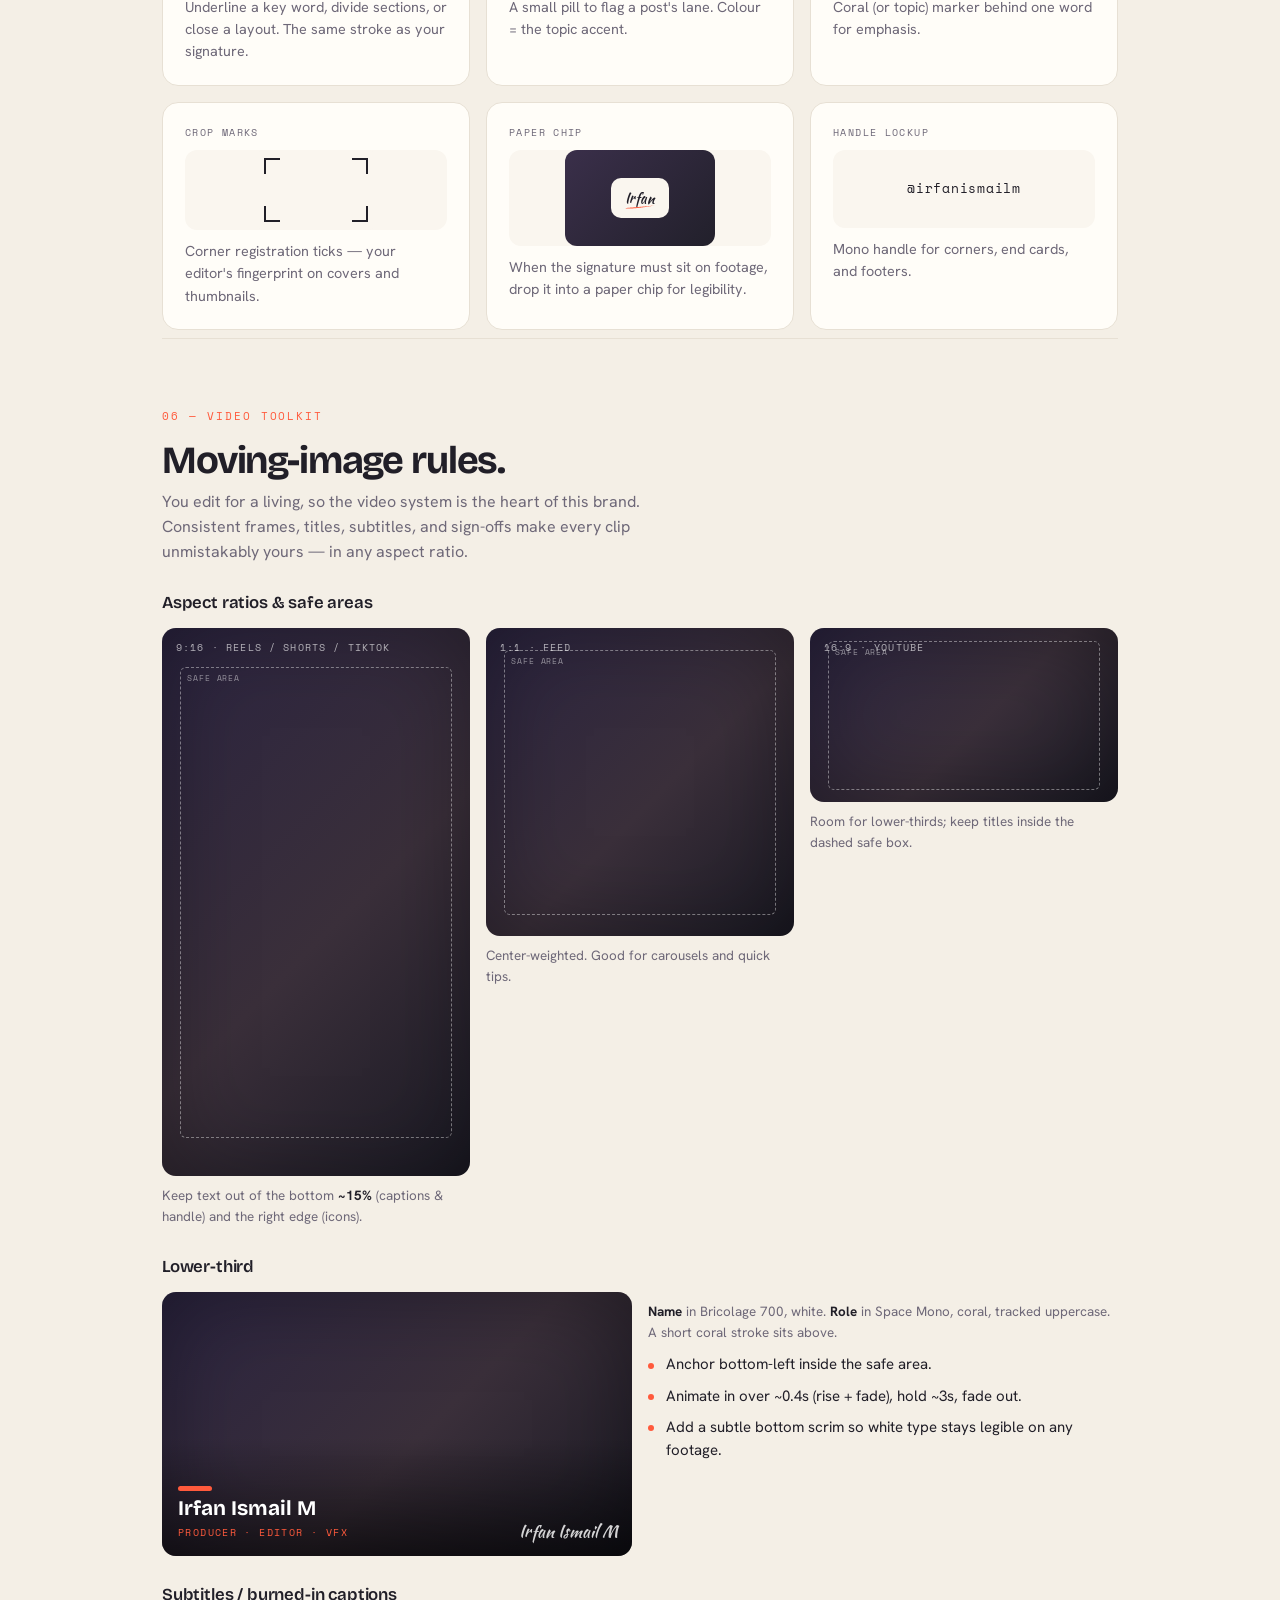
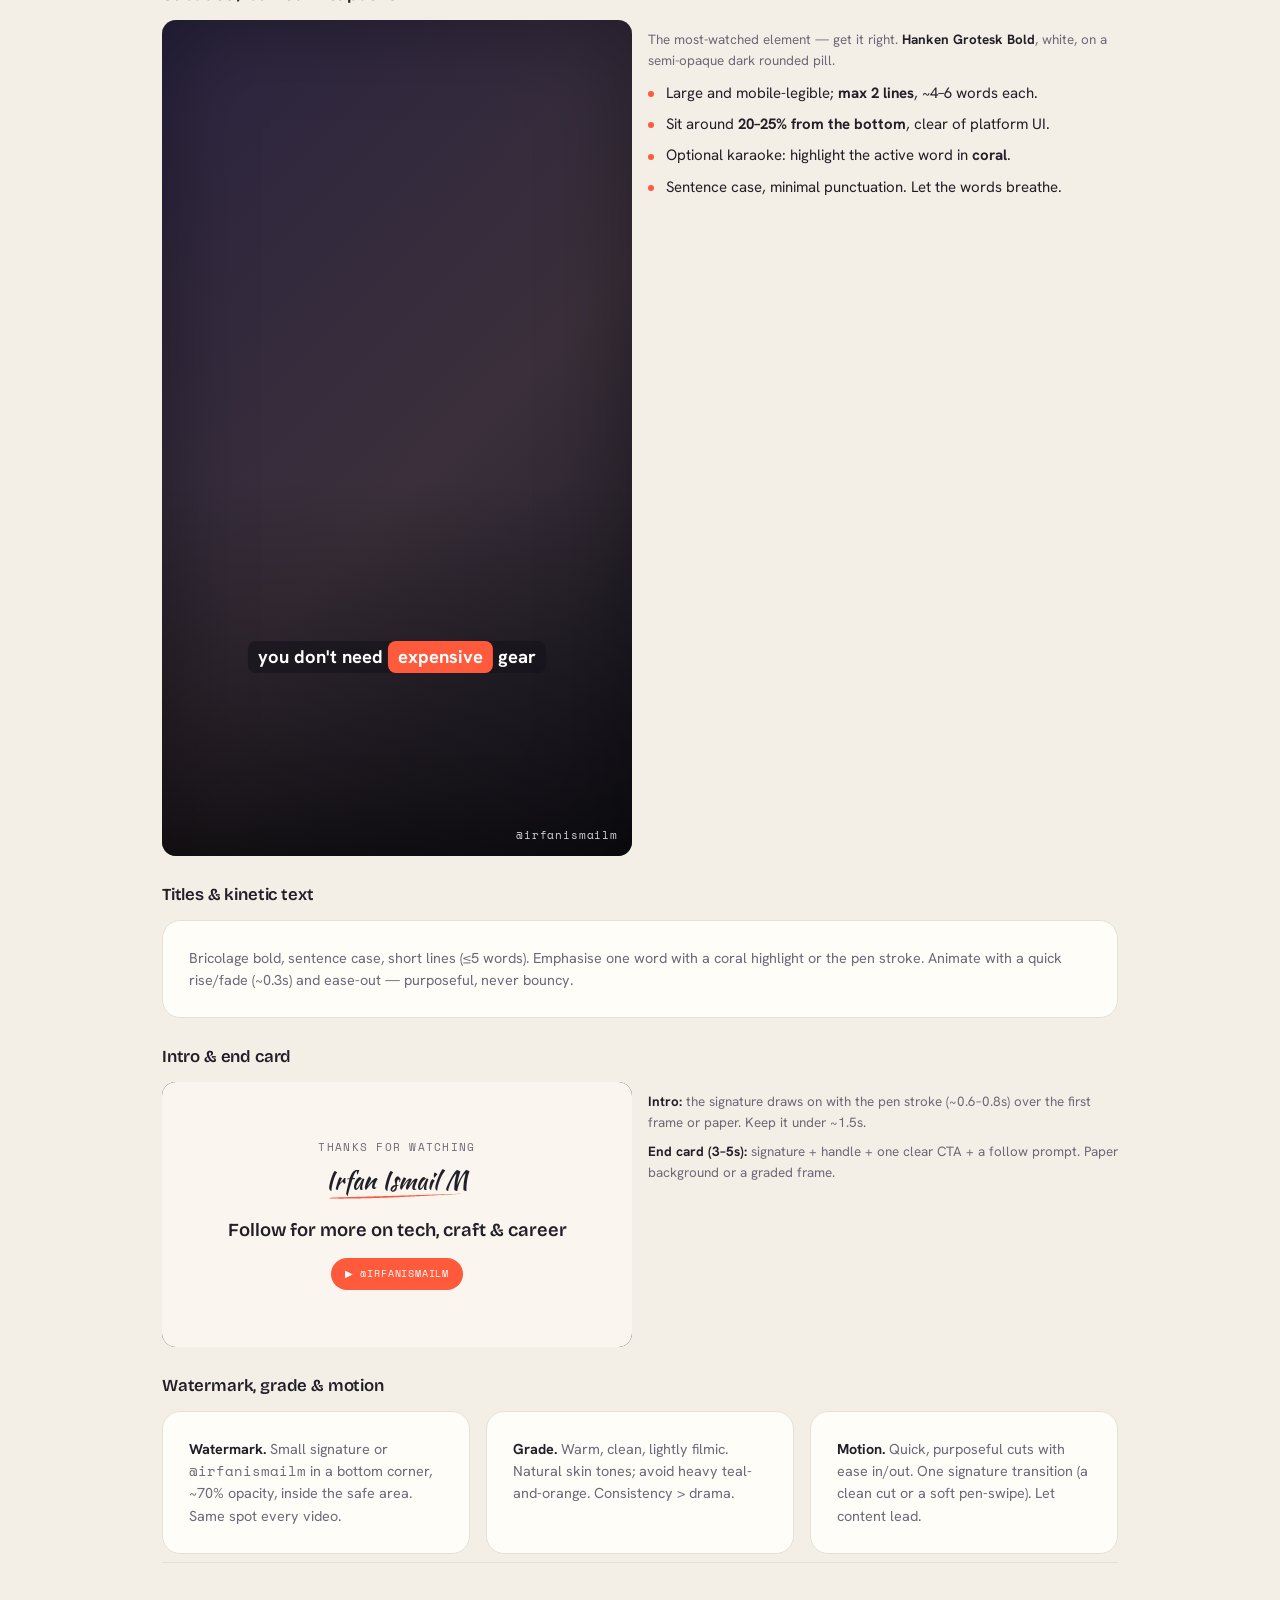
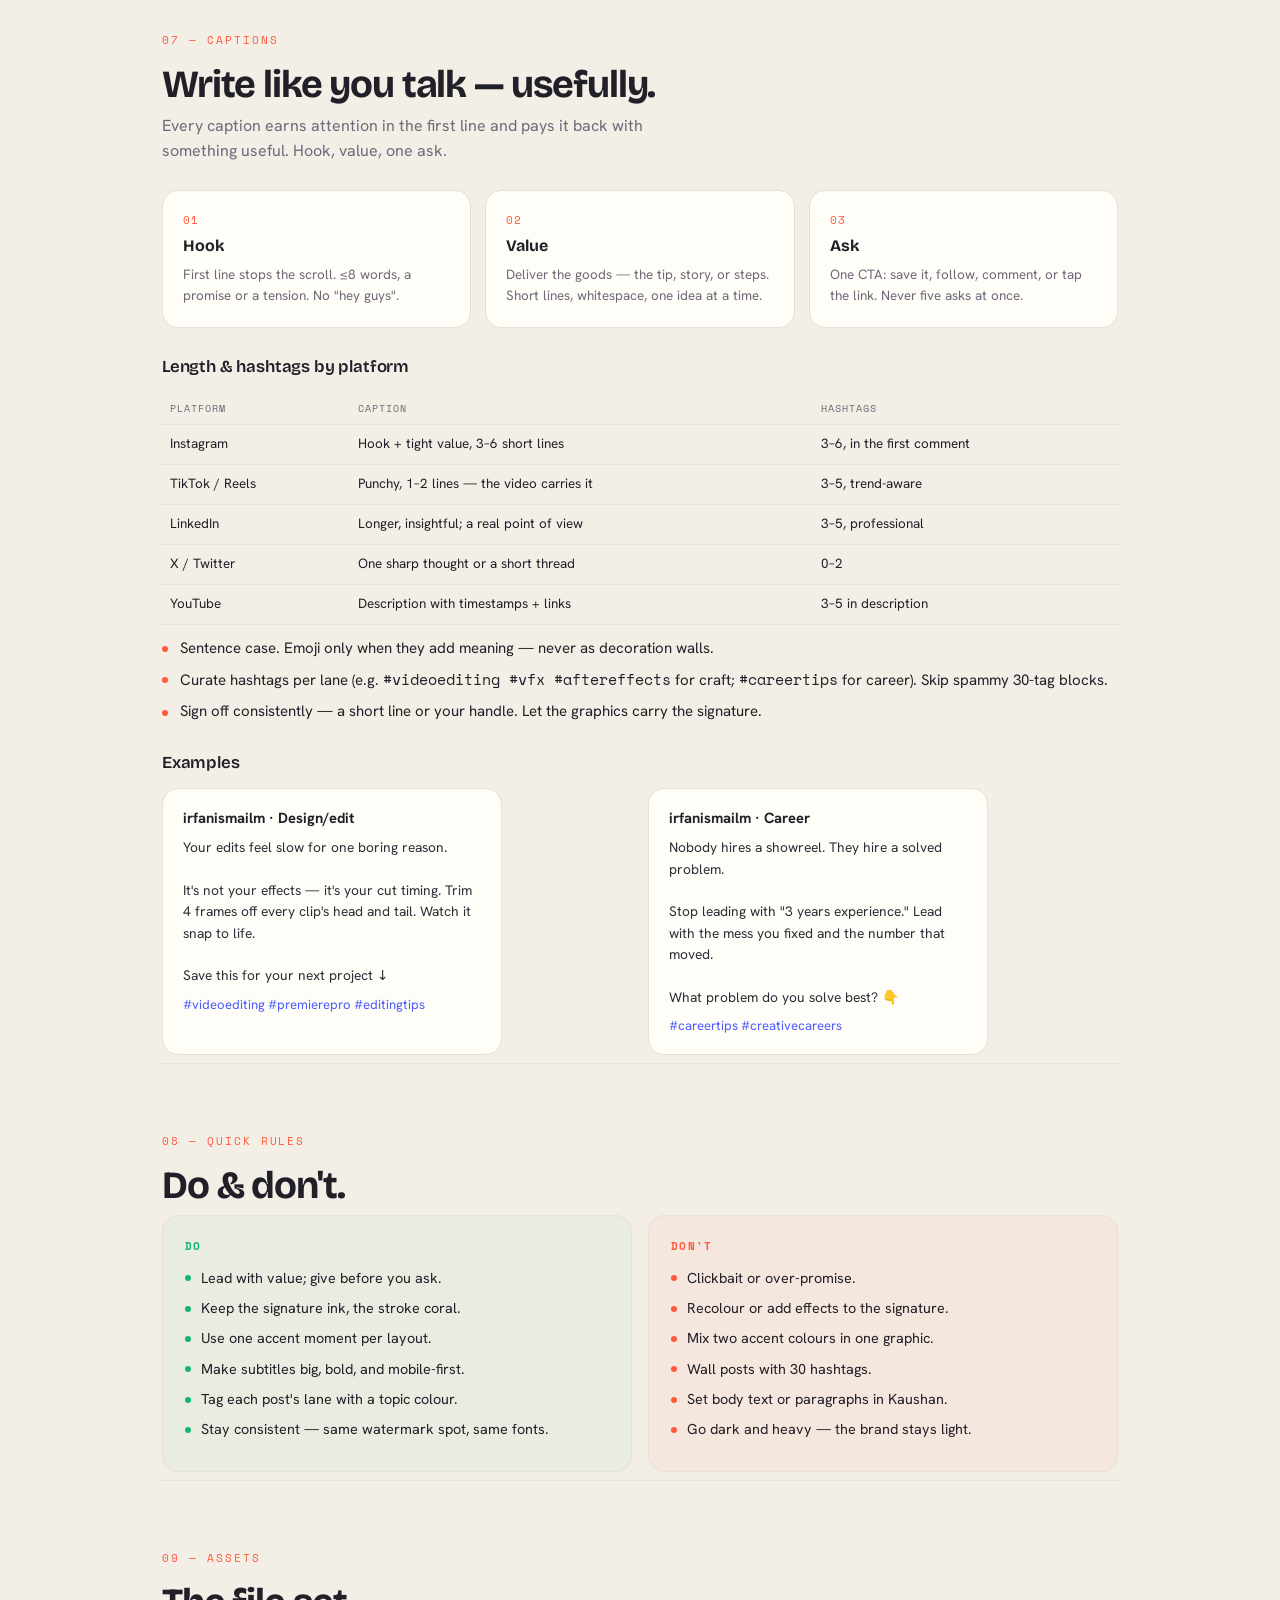
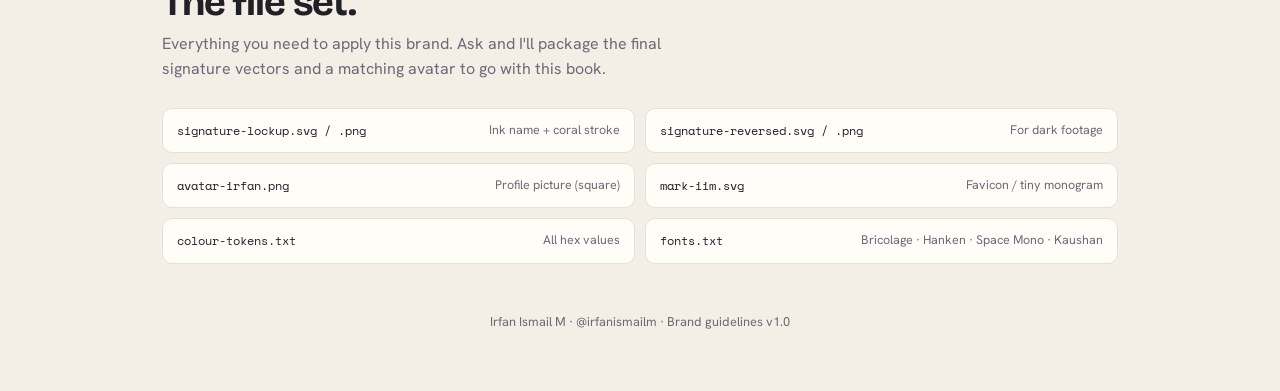
<file: brand-guidelines.html>
<!DOCTYPE html><html lang="en"><head><meta charset="UTF-8"/><meta name="viewport" content="width=device-width, initial-scale=1.0"/><title>Irfan Ismail M — Brand Guidelines</title><style>
@import url('https://fonts.googleapis.com/css2?family=Bricolage+Grotesque:opsz,wght@12..96,500;12..96,600;12..96,700;12..96,800&family=Hanken+Grotesk:wght@400;500;600;700&family=Kaushan+Script&family=Space+Mono:wght@400;700&display=swap');
:root{
  --bg:#F4EFE6; --paper:#FAF6EF; --tile:#FFFDF8; --ink:#211F28; --soft:#6E6878; --dim:#9A94A0; --hair:#E7E0D4;
  --coral:#FF5A3C; --indigo:#4C5BFF; --emerald:#14B37D; --violet:#8B3DFF; --amber:#FFB020;
  --fd:"Bricolage Grotesque",system-ui,sans-serif; --fb:"Hanken Grotesk",system-ui,sans-serif;
  --fm:"Space Mono",ui-monospace,monospace; --fs:"Kaushan Script",cursive;
}
*{box-sizing:border-box;margin:0;padding:0}
html{scroll-behavior:smooth}
body{font-family:var(--fb);background:var(--bg);color:var(--ink);line-height:1.55;-webkit-font-smoothing:antialiased}
.wrap{max-width:1000px;margin:0 auto;padding:0 22px}

/* top nav */
.nav{position:sticky;top:0;z-index:20;background:rgba(244,239,230,.86);backdrop-filter:blur(10px);border-bottom:1px solid var(--hair)}
.nav .row{max-width:1000px;margin:0 auto;padding:12px 22px;display:flex;align-items:center;gap:22px;flex-wrap:wrap}
.nav .brand{font-family:var(--fs);font-size:1.5rem;color:var(--ink);line-height:1}
.nav a{font-family:var(--fm);font-size:.66rem;letter-spacing:.08em;text-transform:uppercase;color:var(--soft);text-decoration:none}
.nav a:hover{color:var(--coral)}

/* signature component */
.sigwrap{position:relative;display:inline-block;padding-bottom:.36em;line-height:1}
.sig{font-family:var(--fs);line-height:1;display:block}
.uline{position:absolute;left:0;bottom:0;width:100%;height:.44em;overflow:visible}

/* section scaffolding */
section{padding:64px 0 8px;border-top:1px solid var(--hair)}
section:first-of-type{border-top:none}
.eyebrow{font-family:var(--fm);font-size:.68rem;letter-spacing:.18em;text-transform:uppercase;color:var(--coral)}
.h2{font-family:var(--fd);font-weight:700;font-size:clamp(1.6rem,4.5vw,2.4rem);letter-spacing:-.03em;line-height:1.05;margin:12px 0 10px}
.intro{color:var(--soft);max-width:60ch;margin-bottom:26px}
.h3{font-family:var(--fd);font-weight:600;font-size:1.05rem;letter-spacing:-.01em;margin:26px 0 12px}

.card{background:var(--tile);border:1px solid var(--hair);border-radius:18px;padding:26px}
.grid2{display:grid;grid-template-columns:1fr 1fr;gap:16px}
.grid3{display:grid;grid-template-columns:repeat(3,1fr);gap:16px}
.grid4{display:grid;grid-template-columns:repeat(4,1fr);gap:14px}
.muted{color:var(--soft);font-size:.9rem}
.lbl{font-family:var(--fm);font-size:.62rem;letter-spacing:.14em;text-transform:uppercase;color:var(--soft);margin-bottom:10px}
ul.clean{list-style:none} ul.clean li{position:relative;padding-left:18px;margin-bottom:8px;font-size:.94rem}
ul.clean li::before{content:"";position:absolute;left:0;top:.62em;width:6px;height:6px;border-radius:50%;background:var(--coral)}

/* cover */
.cover{padding:70px 0 20px}
.cover .big{font-family:var(--fd);font-weight:800;font-size:clamp(2.4rem,8vw,4.2rem);letter-spacing:-.04em;line-height:.98;margin:18px 0 14px}
.cover .sub{color:var(--soft);max-width:52ch}
.handle{font-family:var(--fm);font-size:.8rem;color:var(--soft);letter-spacing:.04em}

/* voice pillars */
.pill{background:var(--tile);border:1px solid var(--hair);border-radius:16px;padding:20px}
.pill h4{font-family:var(--fd);font-weight:700;font-size:1.05rem;margin-bottom:6px}
.pill p{font-size:.86rem;color:var(--soft)}
.vs{display:grid;grid-template-columns:1fr 1fr;gap:0;border:1px solid var(--hair);border-radius:16px;overflow:hidden;margin-top:16px}
.vs>div{padding:20px}
.vs .yes{background:rgba(20,179,125,.06)} .vs .no{background:rgba(255,90,60,.05);border-left:1px solid var(--hair)}
.vs h5{font-family:var(--fm);font-size:.64rem;letter-spacing:.14em;text-transform:uppercase;margin-bottom:10px}
.vs .yes h5{color:var(--emerald)} .vs .no h5{color:var(--coral)}
.vs li{list-style:none;font-size:.9rem;margin-bottom:6px}

/* signature showcase */
.sigshow{background:var(--paper);border:1px solid var(--hair);border-radius:18px;padding:52px 26px;text-align:center}
.varrow{display:grid;grid-template-columns:repeat(3,1fr);gap:14px;margin-top:14px}
.varbox{border:1px solid var(--hair);border-radius:14px;padding:28px 16px;text-align:center;display:flex;flex-direction:column;align-items:center;justify-content:center;min-height:120px}
.varbox.ink{background:var(--ink)} .varbox.coral{background:var(--coral)} .varbox.pap{background:var(--paper)}
.varbox .t{font-family:var(--fm);font-size:.58rem;letter-spacing:.12em;text-transform:uppercase;margin-top:14px;color:var(--soft)}
.varbox.ink .t,.varbox.coral .t{color:rgba(255,255,255,.75)}
.avwrap{display:flex;gap:22px;align-items:center;flex-wrap:wrap}
.avsq{width:118px;height:118px;border-radius:26px;background:var(--paper);border:1px solid var(--hair);display:grid;place-items:center;overflow:hidden}
.avci{width:78px;height:78px;border-radius:50%;background:var(--paper);border:1px solid var(--hair);display:grid;place-items:center;overflow:hidden}
.mono-badge{width:118px;height:118px;border-radius:26px;background:var(--ink);display:grid;place-items:center;font-family:var(--fd);font-weight:800;font-size:2.4rem;letter-spacing:-.05em;color:var(--paper)}
.mono-badge .c{color:var(--coral)}
.donts{display:grid;grid-template-columns:repeat(3,1fr);gap:12px;margin-top:14px}
.dont{border:1px solid var(--hair);border-radius:12px;padding:14px;font-size:.82rem;color:var(--soft);background:var(--tile)}
.dont b{display:block;color:var(--coral);font-family:var(--fm);font-size:.6rem;letter-spacing:.1em;text-transform:uppercase;margin-bottom:6px}

/* colour */
.sw{border:1px solid var(--hair);border-radius:14px;overflow:hidden;background:var(--tile)}
.sw .chip{height:88px} .sw .meta{padding:12px 14px}
.sw .nm{font-family:var(--fd);font-weight:600;font-size:.92rem} .sw .hx{font-family:var(--fm);font-size:.66rem;color:var(--soft)}
.sw .role{font-size:.72rem;color:var(--soft);margin-top:2px}
.ratio{display:flex;height:44px;border-radius:12px;overflow:hidden;margin:8px 0 6px;border:1px solid var(--hair)}
.ratio div{display:flex;align-items:center;justify-content:center;font-family:var(--fm);font-size:.62rem;color:#fff}

/* type */
.typ{background:var(--tile);border:1px solid var(--hair);border-radius:16px;padding:24px}
.typ .disp{font-family:var(--fd);font-weight:700;font-size:2rem;letter-spacing:-.02em;line-height:1}
.typ .bodyd{font-family:var(--fb);font-size:1.05rem}
.typ .mond{font-family:var(--fm);font-size:1rem;letter-spacing:.02em}
.typ .sigd{font-family:var(--fs);font-size:2rem}
.typ .role{font-family:var(--fm);font-size:.62rem;letter-spacing:.12em;text-transform:uppercase;color:var(--soft);margin-top:12px}
.typ .use{font-size:.82rem;color:var(--soft);margin-top:4px}
.scale{width:100%;border-collapse:collapse;font-size:.86rem;margin-top:6px}
.scale td{padding:8px 6px;border-bottom:1px solid var(--hair);vertical-align:baseline}
.scale .k{font-family:var(--fm);font-size:.66rem;color:var(--soft);white-space:nowrap;width:120px}
.codeblk{font-family:var(--fm);font-size:.76rem;background:var(--paper);border:1px solid var(--hair);border-radius:10px;padding:12px 14px;color:#3a3742;overflow:auto}

/* elements */
.el{background:var(--tile);border:1px solid var(--hair);border-radius:16px;padding:22px}
.el .demo{min-height:78px;display:flex;align-items:center;justify-content:center;background:var(--paper);border-radius:12px;margin:10px 0}
.stroke-div{width:70%;height:14px}
.tab{display:inline-flex;align-items:center;gap:8px;font-size:.8rem;font-weight:600;padding:6px 12px;border-radius:999px;border:1px solid var(--hair);background:var(--tile)}
.tab i{width:10px;height:10px;border-radius:50%}
.chip-photo{width:150px;height:96px;border-radius:12px;background:linear-gradient(135deg,#3a2f4a,#22202b);display:grid;place-items:center}
.paperchip{background:var(--paper);border-radius:10px;padding:8px 14px}
.hl-word{background:var(--coral);color:#fff;padding:1px 8px;border-radius:6px}
.frmark{position:relative;width:120px;height:80px;background:var(--paper);border-radius:8px}
.frmark span{position:absolute;width:16px;height:16px;border:2px solid var(--ink)}
.frmark .tl{top:8px;left:8px;border-right:0;border-bottom:0}.frmark .tr{top:8px;right:8px;border-left:0;border-bottom:0}
.frmark .bl{bottom:8px;left:8px;border-right:0;border-top:0}.frmark .br{bottom:8px;right:8px;border-left:0;border-top:0}

/* video frames */
.vf{position:relative;border-radius:14px;overflow:hidden;background:linear-gradient(135deg,#2b2440,#3a2f3a 55%,#1b1a24);box-shadow:inset 0 0 90px rgba(0,0,0,.35)}
.vf.r16{aspect-ratio:16/9}.vf.r9{aspect-ratio:9/16}.vf.r1{aspect-ratio:1/1}
.vf .scrim{position:absolute;inset:0;background:linear-gradient(to top,rgba(0,0,0,.55),transparent 45%)}
.vf .tagtl{position:absolute;top:12px;left:14px;font-family:var(--fm);font-size:.6rem;letter-spacing:.12em;color:rgba(255,255,255,.65);text-transform:uppercase}
.safe{position:absolute;inset:7% 6%;border:1px dashed rgba(255,255,255,.4);border-radius:6px}
.safe::after{content:"safe area";position:absolute;top:4px;left:6px;font-family:var(--fm);font-size:.52rem;letter-spacing:.1em;color:rgba(255,255,255,.5);text-transform:uppercase}
/* lower third */
.l3{position:absolute;left:16px;bottom:16px}
.l3 .accent{width:34px;height:5px;border-radius:3px;background:var(--coral);margin-bottom:8px}
.l3 .nm{font-family:var(--fd);font-weight:700;color:#fff;font-size:clamp(.9rem,2.4vw,1.3rem);line-height:1}
.l3 .rl{font-family:var(--fm);font-size:.62rem;letter-spacing:.14em;text-transform:uppercase;color:var(--coral);margin-top:5px}
/* subtitle */
.sub-cap{position:absolute;left:50%;transform:translateX(-50%);bottom:22%;width:86%;text-align:center}
.sub-cap span{font-family:var(--fb);font-weight:700;font-size:clamp(.85rem,2.6vw,1.15rem);color:#fff;background:rgba(20,18,26,.62);padding:4px 10px;border-radius:8px;line-height:1.5;box-decoration-break:clone;-webkit-box-decoration-break:clone}
.sub-cap .k{background:var(--coral)}
/* watermark */
.wm{position:absolute;right:14px;bottom:12px;font-family:var(--fs);font-size:1.05rem;color:rgba(255,255,255,.82)}
.wm.mono{font-family:var(--fm);font-size:.66rem;letter-spacing:.08em}
/* end card */
.endcard{position:absolute;inset:0;background:var(--paper);display:flex;flex-direction:column;align-items:center;justify-content:center;gap:14px;text-align:center;padding:20px}
.endcard .cta{font-family:var(--fd);font-weight:600;font-size:clamp(.9rem,2.6vw,1.15rem)}
.endcard .h{font-family:var(--fm);font-size:.66rem;letter-spacing:.12em;color:var(--soft);text-transform:uppercase}
.endcard .follow{display:inline-flex;gap:8px;align-items:center;background:var(--coral);color:#fff;font-family:var(--fm);font-size:.64rem;letter-spacing:.08em;text-transform:uppercase;padding:8px 14px;border-radius:999px}
.spec{font-size:.84rem;color:var(--soft);margin-top:10px}
.spec b{color:var(--ink)}

/* captions */
.steps{display:grid;grid-template-columns:repeat(3,1fr);gap:14px}
.step{background:var(--tile);border:1px solid var(--hair);border-radius:16px;padding:20px}
.step .n{font-family:var(--fm);font-size:.7rem;color:var(--coral);letter-spacing:.1em}
.step h4{font-family:var(--fd);font-weight:700;margin:6px 0}
.step p{font-size:.84rem;color:var(--soft)}
.captbl{width:100%;border-collapse:collapse;font-size:.84rem}
.captbl td,.captbl th{padding:9px 8px;border-bottom:1px solid var(--hair);text-align:left;vertical-align:top}
.captbl th{font-family:var(--fm);font-size:.6rem;letter-spacing:.1em;text-transform:uppercase;color:var(--soft);font-weight:400}
.phone{max-width:340px;background:var(--tile);border:1px solid var(--hair);border-radius:16px;padding:18px 20px}
.phone .hd{font-family:var(--fb);font-weight:700;font-size:.92rem;margin-bottom:8px}
.phone .cap{font-size:.86rem;white-space:pre-line;color:#2f2c37}
.phone .tags{font-size:.82rem;color:var(--indigo);margin-top:8px}

/* do/dont */
.dd{display:grid;grid-template-columns:1fr 1fr;gap:16px}
.dd .col{border:1px solid var(--hair);border-radius:16px;padding:22px}
.dd .do{background:rgba(20,179,125,.05)} .dd .dont2{background:rgba(255,90,60,.05)}
.dd h4{font-family:var(--fm);font-size:.66rem;letter-spacing:.12em;text-transform:uppercase;margin-bottom:12px}
.dd .do h4{color:var(--emerald)} .dd .dont2 h4{color:var(--coral)}
.dd li{list-style:none;font-size:.9rem;margin-bottom:8px;padding-left:16px;position:relative}
.dd li::before{content:"";position:absolute;left:0;top:.6em;width:6px;height:6px;border-radius:50%}
.dd .do li::before{background:var(--emerald)} .dd .dont2 li::before{background:var(--coral)}

/* assets + footer */
.assets{display:grid;grid-template-columns:repeat(2,1fr);gap:10px}
.asset{display:flex;justify-content:space-between;gap:10px;font-size:.86rem;padding:12px 14px;border:1px solid var(--hair);border-radius:10px;background:var(--tile)}
.asset code{font-family:var(--fm);font-size:.76rem;color:var(--ink)}
.asset span{color:var(--soft);font-size:.78rem}
.foot{padding:40px 0 60px;color:var(--soft);font-size:.8rem;text-align:center}

@media(max-width:760px){
  .grid2,.grid3,.grid4,.varrow,.varbox+.varbox,.donts,.steps,.dd,.vs,.assets{grid-template-columns:1fr}
  .grid4{grid-template-columns:1fr 1fr}
  .varrow{grid-template-columns:1fr}
}
</style></head><body>
<nav class="nav"><div class="row">
  <span class="brand">Irfan Ismail M</span>
  <a href="#essence">Essence</a><a href="#signature">Signature</a><a href="#colour">Colour</a>
  <a href="#type">Type</a><a href="#elements">Elements</a><a href="#video">Video</a>
  <a href="#captions">Captions</a><a href="#assets">Assets</a>
</div></nav>

<div class="wrap">

<header class="cover">
  <span class="handle">@irfanismailm · brand guidelines · v1.0</span>
  <div class="big">Brand<br>guidelines</div>
  <p class="sub">The look, voice, and moving-image rules for my personal channels — across tech, career, social good, and design. One signature, one palette, one way of showing up.</p>
  <div style="margin-top:28px"><span class="sigwrap" style="font-size:2.6rem"><span class="sig" style="color:#211F28">Irfan Ismail M</span><svg class="uline" viewBox="0 0 300 40" preserveAspectRatio="none"><path d="M 8.03 28.34 L 11.47 28.54 L 14.91 28.69 L 18.34 28.79 L 21.76 28.86 L 25.18 28.90 L 28.60 28.93 L 32.01 28.93 L 35.41 28.92 L 38.81 28.90 L 42.20 28.87 L 45.59 28.82 L 48.97 28.76 L 52.35 28.69 L 55.72 28.62 L 59.09 28.53 L 62.45 28.43 L 65.80 28.33 L 69.15 28.22 L 72.49 28.10 L 75.83 27.97 L 79.16 27.84 L 82.49 27.70 L 85.81 27.56 L 89.12 27.40 L 92.43 27.25 L 95.74 27.08 L 99.03 26.91 L 102.33 26.74 L 105.61 26.56 L 108.89 26.37 L 112.17 26.18 L 115.44 25.98 L 118.70 25.78 L 121.96 25.58 L 125.21 25.37 L 128.45 25.15 L 131.69 24.93 L 134.93 24.71 L 138.16 24.48 L 141.38 24.25 L 144.60 24.02 L 147.81 23.78 L 151.01 23.53 L 154.21 23.29 L 157.40 23.04 L 160.59 22.79 L 163.77 22.53 L 166.95 22.27 L 170.12 22.01 L 173.28 21.74 L 176.44 21.47 L 179.59 21.20 L 182.74 20.93 L 185.88 20.65 L 189.01 20.37 L 192.14 20.09 L 195.26 19.81 L 198.38 19.52 L 201.49 19.23 L 204.59 18.94 L 207.69 18.65 L 210.78 18.36 L 213.87 18.06 L 216.95 17.76 L 220.02 17.46 L 223.09 17.16 L 226.16 16.86 L 229.21 16.55 L 232.26 16.25 L 235.31 15.94 L 238.34 15.63 L 241.38 15.32 L 244.40 15.01 L 247.42 14.70 L 250.44 14.39 L 253.44 14.08 L 256.45 13.76 L 259.44 13.45 L 262.43 13.13 L 265.42 12.82 L 268.39 12.50 L 271.37 12.19 L 274.33 11.87 L 277.29 11.56 L 280.25 11.24 L 283.19 10.93 L 286.13 10.62 L 289.07 10.31 L 292.00 10.00 L 292.00 10.00 L 289.06 10.17 L 286.11 10.33 L 283.16 10.49 L 280.20 10.65 L 277.23 10.82 L 274.26 10.98 L 271.28 11.15 L 268.30 11.31 L 265.31 11.48 L 262.31 11.64 L 259.31 11.81 L 256.30 11.97 L 253.29 12.14 L 250.27 12.31 L 247.25 12.48 L 244.22 12.65 L 241.18 12.82 L 238.14 12.99 L 235.09 13.16 L 232.03 13.33 L 228.97 13.51 L 225.91 13.68 L 222.84 13.85 L 219.76 14.03 L 216.68 14.20 L 213.59 14.37 L 210.49 14.55 L 207.40 14.72 L 204.29 14.89 L 201.18 15.07 L 198.06 15.24 L 194.94 15.42 L 191.81 15.59 L 188.68 15.77 L 185.54 15.94 L 182.39 16.11 L 179.24 16.29 L 176.09 16.46 L 172.93 16.64 L 169.76 16.81 L 166.59 16.98 L 163.41 17.16 L 160.23 17.33 L 157.04 17.50 L 153.84 17.67 L 150.64 17.84 L 147.44 18.01 L 144.23 18.19 L 141.01 18.36 L 137.79 18.53 L 134.56 18.69 L 131.33 18.86 L 128.09 19.03 L 124.85 19.20 L 121.60 19.37 L 118.35 19.53 L 115.09 19.70 L 111.82 19.87 L 108.55 20.03 L 105.27 20.20 L 101.99 20.36 L 98.71 20.53 L 95.42 20.69 L 92.12 20.85 L 88.82 21.02 L 85.51 21.18 L 82.20 21.34 L 78.88 21.51 L 75.55 21.67 L 72.22 21.83 L 68.89 22.00 L 65.55 22.16 L 62.21 22.33 L 58.86 22.49 L 55.50 22.66 L 52.14 22.83 L 48.77 23.00 L 45.40 23.17 L 42.03 23.35 L 38.64 23.53 L 35.26 23.72 L 31.86 23.91 L 28.47 24.11 L 25.06 24.31 L 21.66 24.53 L 18.24 24.77 L 14.83 25.03 L 11.40 25.32 L 7.97 25.66 Z" fill="#FF5A3C"/></svg></span></div>
</header>

<section id="essence">
  <span class="eyebrow">01 — Essence &amp; voice</span>
  <h2 class="h2">Clarity, with craft.</h2>
  <p class="intro">I help people make sense of tech, work, and doing good — and make it look effortless. One curious generalist, four lanes, one consistent voice. Everything in this book protects that: it should read clearly and look considered, every time.</p>
  <div class="grid4">
    <div class="pill"><h4>Clear</h4><p>Plain words, no gatekeeping. If a nine-year-old couldn't follow it, simplify.</p></div>
    <div class="pill"><h4>Warm</h4><p>A helpful friend, not a lecturer. Encourage; never talk down.</p></div>
    <div class="pill"><h4>Generous</h4><p>Value first, always. Give the useful thing away before any ask.</p></div>
    <div class="pill"><h4>Crafted</h4><p>It should look as good as it reads. Details are the brand.</p></div>
  </div>
  <div class="vs">
    <div class="yes"><h5>Sounds like</h5><ul>
      <li>Here's the one thing that actually matters.</li>
      <li>Steal this, it saved me hours.</li>
      <li>You don't need expensive gear — you need this.</li>
    </ul></div>
    <div class="no"><h5>Not like</h5><ul>
      <li>Unlock the ultimate secret nobody tells you!!!</li>
      <li>As a thought leader in the space…</li>
      <li>Obviously everyone already knows that…</li>
    </ul></div>
  </div>
</section>

<section id="signature">
  <span class="eyebrow">02 — The signature</span>
  <h2 class="h2">One mark. Ink name, coral stroke.</h2>
  <p class="intro">The signature is the logo — "Irfan Ismail M" in Kaushan Script over a natural fountain-pen stroke. Ink for the name, coral for the stroke. Nothing else joins it: no boxes, no shadows, no second colour.</p>
  <div class="sigshow"><span class="sigwrap" style="font-size:clamp(2.4rem,7vw,4rem)"><span class="sig" style="color:#211F28">Irfan Ismail M</span><svg class="uline" viewBox="0 0 300 40" preserveAspectRatio="none"><path d="M 8.03 28.34 L 11.47 28.54 L 14.91 28.69 L 18.34 28.79 L 21.76 28.86 L 25.18 28.90 L 28.60 28.93 L 32.01 28.93 L 35.41 28.92 L 38.81 28.90 L 42.20 28.87 L 45.59 28.82 L 48.97 28.76 L 52.35 28.69 L 55.72 28.62 L 59.09 28.53 L 62.45 28.43 L 65.80 28.33 L 69.15 28.22 L 72.49 28.10 L 75.83 27.97 L 79.16 27.84 L 82.49 27.70 L 85.81 27.56 L 89.12 27.40 L 92.43 27.25 L 95.74 27.08 L 99.03 26.91 L 102.33 26.74 L 105.61 26.56 L 108.89 26.37 L 112.17 26.18 L 115.44 25.98 L 118.70 25.78 L 121.96 25.58 L 125.21 25.37 L 128.45 25.15 L 131.69 24.93 L 134.93 24.71 L 138.16 24.48 L 141.38 24.25 L 144.60 24.02 L 147.81 23.78 L 151.01 23.53 L 154.21 23.29 L 157.40 23.04 L 160.59 22.79 L 163.77 22.53 L 166.95 22.27 L 170.12 22.01 L 173.28 21.74 L 176.44 21.47 L 179.59 21.20 L 182.74 20.93 L 185.88 20.65 L 189.01 20.37 L 192.14 20.09 L 195.26 19.81 L 198.38 19.52 L 201.49 19.23 L 204.59 18.94 L 207.69 18.65 L 210.78 18.36 L 213.87 18.06 L 216.95 17.76 L 220.02 17.46 L 223.09 17.16 L 226.16 16.86 L 229.21 16.55 L 232.26 16.25 L 235.31 15.94 L 238.34 15.63 L 241.38 15.32 L 244.40 15.01 L 247.42 14.70 L 250.44 14.39 L 253.44 14.08 L 256.45 13.76 L 259.44 13.45 L 262.43 13.13 L 265.42 12.82 L 268.39 12.50 L 271.37 12.19 L 274.33 11.87 L 277.29 11.56 L 280.25 11.24 L 283.19 10.93 L 286.13 10.62 L 289.07 10.31 L 292.00 10.00 L 292.00 10.00 L 289.06 10.17 L 286.11 10.33 L 283.16 10.49 L 280.20 10.65 L 277.23 10.82 L 274.26 10.98 L 271.28 11.15 L 268.30 11.31 L 265.31 11.48 L 262.31 11.64 L 259.31 11.81 L 256.30 11.97 L 253.29 12.14 L 250.27 12.31 L 247.25 12.48 L 244.22 12.65 L 241.18 12.82 L 238.14 12.99 L 235.09 13.16 L 232.03 13.33 L 228.97 13.51 L 225.91 13.68 L 222.84 13.85 L 219.76 14.03 L 216.68 14.20 L 213.59 14.37 L 210.49 14.55 L 207.40 14.72 L 204.29 14.89 L 201.18 15.07 L 198.06 15.24 L 194.94 15.42 L 191.81 15.59 L 188.68 15.77 L 185.54 15.94 L 182.39 16.11 L 179.24 16.29 L 176.09 16.46 L 172.93 16.64 L 169.76 16.81 L 166.59 16.98 L 163.41 17.16 L 160.23 17.33 L 157.04 17.50 L 153.84 17.67 L 150.64 17.84 L 147.44 18.01 L 144.23 18.19 L 141.01 18.36 L 137.79 18.53 L 134.56 18.69 L 131.33 18.86 L 128.09 19.03 L 124.85 19.20 L 121.60 19.37 L 118.35 19.53 L 115.09 19.70 L 111.82 19.87 L 108.55 20.03 L 105.27 20.20 L 101.99 20.36 L 98.71 20.53 L 95.42 20.69 L 92.12 20.85 L 88.82 21.02 L 85.51 21.18 L 82.20 21.34 L 78.88 21.51 L 75.55 21.67 L 72.22 21.83 L 68.89 22.00 L 65.55 22.16 L 62.21 22.33 L 58.86 22.49 L 55.50 22.66 L 52.14 22.83 L 48.77 23.00 L 45.40 23.17 L 42.03 23.35 L 38.64 23.53 L 35.26 23.72 L 31.86 23.91 L 28.47 24.11 L 25.06 24.31 L 21.66 24.53 L 18.24 24.77 L 14.83 25.03 L 11.40 25.32 L 7.97 25.66 Z" fill="#FF5A3C"/></svg></span></div>

  <h3 class="h3">Colour variants</h3>
  <div class="varrow">
    <div class="varbox pap"><span class="sigwrap" style="font-size:1.7rem"><span class="sig" style="color:#211F28">Irfan Ismail M</span><svg class="uline" viewBox="0 0 300 40" preserveAspectRatio="none"><path d="M 8.03 28.34 L 11.47 28.54 L 14.91 28.69 L 18.34 28.79 L 21.76 28.86 L 25.18 28.90 L 28.60 28.93 L 32.01 28.93 L 35.41 28.92 L 38.81 28.90 L 42.20 28.87 L 45.59 28.82 L 48.97 28.76 L 52.35 28.69 L 55.72 28.62 L 59.09 28.53 L 62.45 28.43 L 65.80 28.33 L 69.15 28.22 L 72.49 28.10 L 75.83 27.97 L 79.16 27.84 L 82.49 27.70 L 85.81 27.56 L 89.12 27.40 L 92.43 27.25 L 95.74 27.08 L 99.03 26.91 L 102.33 26.74 L 105.61 26.56 L 108.89 26.37 L 112.17 26.18 L 115.44 25.98 L 118.70 25.78 L 121.96 25.58 L 125.21 25.37 L 128.45 25.15 L 131.69 24.93 L 134.93 24.71 L 138.16 24.48 L 141.38 24.25 L 144.60 24.02 L 147.81 23.78 L 151.01 23.53 L 154.21 23.29 L 157.40 23.04 L 160.59 22.79 L 163.77 22.53 L 166.95 22.27 L 170.12 22.01 L 173.28 21.74 L 176.44 21.47 L 179.59 21.20 L 182.74 20.93 L 185.88 20.65 L 189.01 20.37 L 192.14 20.09 L 195.26 19.81 L 198.38 19.52 L 201.49 19.23 L 204.59 18.94 L 207.69 18.65 L 210.78 18.36 L 213.87 18.06 L 216.95 17.76 L 220.02 17.46 L 223.09 17.16 L 226.16 16.86 L 229.21 16.55 L 232.26 16.25 L 235.31 15.94 L 238.34 15.63 L 241.38 15.32 L 244.40 15.01 L 247.42 14.70 L 250.44 14.39 L 253.44 14.08 L 256.45 13.76 L 259.44 13.45 L 262.43 13.13 L 265.42 12.82 L 268.39 12.50 L 271.37 12.19 L 274.33 11.87 L 277.29 11.56 L 280.25 11.24 L 283.19 10.93 L 286.13 10.62 L 289.07 10.31 L 292.00 10.00 L 292.00 10.00 L 289.06 10.17 L 286.11 10.33 L 283.16 10.49 L 280.20 10.65 L 277.23 10.82 L 274.26 10.98 L 271.28 11.15 L 268.30 11.31 L 265.31 11.48 L 262.31 11.64 L 259.31 11.81 L 256.30 11.97 L 253.29 12.14 L 250.27 12.31 L 247.25 12.48 L 244.22 12.65 L 241.18 12.82 L 238.14 12.99 L 235.09 13.16 L 232.03 13.33 L 228.97 13.51 L 225.91 13.68 L 222.84 13.85 L 219.76 14.03 L 216.68 14.20 L 213.59 14.37 L 210.49 14.55 L 207.40 14.72 L 204.29 14.89 L 201.18 15.07 L 198.06 15.24 L 194.94 15.42 L 191.81 15.59 L 188.68 15.77 L 185.54 15.94 L 182.39 16.11 L 179.24 16.29 L 176.09 16.46 L 172.93 16.64 L 169.76 16.81 L 166.59 16.98 L 163.41 17.16 L 160.23 17.33 L 157.04 17.50 L 153.84 17.67 L 150.64 17.84 L 147.44 18.01 L 144.23 18.19 L 141.01 18.36 L 137.79 18.53 L 134.56 18.69 L 131.33 18.86 L 128.09 19.03 L 124.85 19.20 L 121.60 19.37 L 118.35 19.53 L 115.09 19.70 L 111.82 19.87 L 108.55 20.03 L 105.27 20.20 L 101.99 20.36 L 98.71 20.53 L 95.42 20.69 L 92.12 20.85 L 88.82 21.02 L 85.51 21.18 L 82.20 21.34 L 78.88 21.51 L 75.55 21.67 L 72.22 21.83 L 68.89 22.00 L 65.55 22.16 L 62.21 22.33 L 58.86 22.49 L 55.50 22.66 L 52.14 22.83 L 48.77 23.00 L 45.40 23.17 L 42.03 23.35 L 38.64 23.53 L 35.26 23.72 L 31.86 23.91 L 28.47 24.11 L 25.06 24.31 L 21.66 24.53 L 18.24 24.77 L 14.83 25.03 L 11.40 25.32 L 7.97 25.66 Z" fill="#FF5A3C"/></svg></span><span class="t">Primary — on paper</span></div>
    <div class="varbox ink"><span class="sigwrap" style="font-size:1.7rem"><span class="sig" style="color:#FAF6EF">Irfan Ismail M</span><svg class="uline" viewBox="0 0 300 40" preserveAspectRatio="none"><path d="M 8.03 28.34 L 11.47 28.54 L 14.91 28.69 L 18.34 28.79 L 21.76 28.86 L 25.18 28.90 L 28.60 28.93 L 32.01 28.93 L 35.41 28.92 L 38.81 28.90 L 42.20 28.87 L 45.59 28.82 L 48.97 28.76 L 52.35 28.69 L 55.72 28.62 L 59.09 28.53 L 62.45 28.43 L 65.80 28.33 L 69.15 28.22 L 72.49 28.10 L 75.83 27.97 L 79.16 27.84 L 82.49 27.70 L 85.81 27.56 L 89.12 27.40 L 92.43 27.25 L 95.74 27.08 L 99.03 26.91 L 102.33 26.74 L 105.61 26.56 L 108.89 26.37 L 112.17 26.18 L 115.44 25.98 L 118.70 25.78 L 121.96 25.58 L 125.21 25.37 L 128.45 25.15 L 131.69 24.93 L 134.93 24.71 L 138.16 24.48 L 141.38 24.25 L 144.60 24.02 L 147.81 23.78 L 151.01 23.53 L 154.21 23.29 L 157.40 23.04 L 160.59 22.79 L 163.77 22.53 L 166.95 22.27 L 170.12 22.01 L 173.28 21.74 L 176.44 21.47 L 179.59 21.20 L 182.74 20.93 L 185.88 20.65 L 189.01 20.37 L 192.14 20.09 L 195.26 19.81 L 198.38 19.52 L 201.49 19.23 L 204.59 18.94 L 207.69 18.65 L 210.78 18.36 L 213.87 18.06 L 216.95 17.76 L 220.02 17.46 L 223.09 17.16 L 226.16 16.86 L 229.21 16.55 L 232.26 16.25 L 235.31 15.94 L 238.34 15.63 L 241.38 15.32 L 244.40 15.01 L 247.42 14.70 L 250.44 14.39 L 253.44 14.08 L 256.45 13.76 L 259.44 13.45 L 262.43 13.13 L 265.42 12.82 L 268.39 12.50 L 271.37 12.19 L 274.33 11.87 L 277.29 11.56 L 280.25 11.24 L 283.19 10.93 L 286.13 10.62 L 289.07 10.31 L 292.00 10.00 L 292.00 10.00 L 289.06 10.17 L 286.11 10.33 L 283.16 10.49 L 280.20 10.65 L 277.23 10.82 L 274.26 10.98 L 271.28 11.15 L 268.30 11.31 L 265.31 11.48 L 262.31 11.64 L 259.31 11.81 L 256.30 11.97 L 253.29 12.14 L 250.27 12.31 L 247.25 12.48 L 244.22 12.65 L 241.18 12.82 L 238.14 12.99 L 235.09 13.16 L 232.03 13.33 L 228.97 13.51 L 225.91 13.68 L 222.84 13.85 L 219.76 14.03 L 216.68 14.20 L 213.59 14.37 L 210.49 14.55 L 207.40 14.72 L 204.29 14.89 L 201.18 15.07 L 198.06 15.24 L 194.94 15.42 L 191.81 15.59 L 188.68 15.77 L 185.54 15.94 L 182.39 16.11 L 179.24 16.29 L 176.09 16.46 L 172.93 16.64 L 169.76 16.81 L 166.59 16.98 L 163.41 17.16 L 160.23 17.33 L 157.04 17.50 L 153.84 17.67 L 150.64 17.84 L 147.44 18.01 L 144.23 18.19 L 141.01 18.36 L 137.79 18.53 L 134.56 18.69 L 131.33 18.86 L 128.09 19.03 L 124.85 19.20 L 121.60 19.37 L 118.35 19.53 L 115.09 19.70 L 111.82 19.87 L 108.55 20.03 L 105.27 20.20 L 101.99 20.36 L 98.71 20.53 L 95.42 20.69 L 92.12 20.85 L 88.82 21.02 L 85.51 21.18 L 82.20 21.34 L 78.88 21.51 L 75.55 21.67 L 72.22 21.83 L 68.89 22.00 L 65.55 22.16 L 62.21 22.33 L 58.86 22.49 L 55.50 22.66 L 52.14 22.83 L 48.77 23.00 L 45.40 23.17 L 42.03 23.35 L 38.64 23.53 L 35.26 23.72 L 31.86 23.91 L 28.47 24.11 L 25.06 24.31 L 21.66 24.53 L 18.24 24.77 L 14.83 25.03 L 11.40 25.32 L 7.97 25.66 Z" fill="#FF5A3C"/></svg></span><span class="t">Reversed — on ink</span></div>
    <div class="varbox coral"><span class="sigwrap" style="font-size:1.7rem"><span class="sig" style="color:#FAF6EF">Irfan Ismail M</span><svg class="uline" viewBox="0 0 300 40" preserveAspectRatio="none"><path d="M 8.03 28.34 L 11.47 28.54 L 14.91 28.69 L 18.34 28.79 L 21.76 28.86 L 25.18 28.90 L 28.60 28.93 L 32.01 28.93 L 35.41 28.92 L 38.81 28.90 L 42.20 28.87 L 45.59 28.82 L 48.97 28.76 L 52.35 28.69 L 55.72 28.62 L 59.09 28.53 L 62.45 28.43 L 65.80 28.33 L 69.15 28.22 L 72.49 28.10 L 75.83 27.97 L 79.16 27.84 L 82.49 27.70 L 85.81 27.56 L 89.12 27.40 L 92.43 27.25 L 95.74 27.08 L 99.03 26.91 L 102.33 26.74 L 105.61 26.56 L 108.89 26.37 L 112.17 26.18 L 115.44 25.98 L 118.70 25.78 L 121.96 25.58 L 125.21 25.37 L 128.45 25.15 L 131.69 24.93 L 134.93 24.71 L 138.16 24.48 L 141.38 24.25 L 144.60 24.02 L 147.81 23.78 L 151.01 23.53 L 154.21 23.29 L 157.40 23.04 L 160.59 22.79 L 163.77 22.53 L 166.95 22.27 L 170.12 22.01 L 173.28 21.74 L 176.44 21.47 L 179.59 21.20 L 182.74 20.93 L 185.88 20.65 L 189.01 20.37 L 192.14 20.09 L 195.26 19.81 L 198.38 19.52 L 201.49 19.23 L 204.59 18.94 L 207.69 18.65 L 210.78 18.36 L 213.87 18.06 L 216.95 17.76 L 220.02 17.46 L 223.09 17.16 L 226.16 16.86 L 229.21 16.55 L 232.26 16.25 L 235.31 15.94 L 238.34 15.63 L 241.38 15.32 L 244.40 15.01 L 247.42 14.70 L 250.44 14.39 L 253.44 14.08 L 256.45 13.76 L 259.44 13.45 L 262.43 13.13 L 265.42 12.82 L 268.39 12.50 L 271.37 12.19 L 274.33 11.87 L 277.29 11.56 L 280.25 11.24 L 283.19 10.93 L 286.13 10.62 L 289.07 10.31 L 292.00 10.00 L 292.00 10.00 L 289.06 10.17 L 286.11 10.33 L 283.16 10.49 L 280.20 10.65 L 277.23 10.82 L 274.26 10.98 L 271.28 11.15 L 268.30 11.31 L 265.31 11.48 L 262.31 11.64 L 259.31 11.81 L 256.30 11.97 L 253.29 12.14 L 250.27 12.31 L 247.25 12.48 L 244.22 12.65 L 241.18 12.82 L 238.14 12.99 L 235.09 13.16 L 232.03 13.33 L 228.97 13.51 L 225.91 13.68 L 222.84 13.85 L 219.76 14.03 L 216.68 14.20 L 213.59 14.37 L 210.49 14.55 L 207.40 14.72 L 204.29 14.89 L 201.18 15.07 L 198.06 15.24 L 194.94 15.42 L 191.81 15.59 L 188.68 15.77 L 185.54 15.94 L 182.39 16.11 L 179.24 16.29 L 176.09 16.46 L 172.93 16.64 L 169.76 16.81 L 166.59 16.98 L 163.41 17.16 L 160.23 17.33 L 157.04 17.50 L 153.84 17.67 L 150.64 17.84 L 147.44 18.01 L 144.23 18.19 L 141.01 18.36 L 137.79 18.53 L 134.56 18.69 L 131.33 18.86 L 128.09 19.03 L 124.85 19.20 L 121.60 19.37 L 118.35 19.53 L 115.09 19.70 L 111.82 19.87 L 108.55 20.03 L 105.27 20.20 L 101.99 20.36 L 98.71 20.53 L 95.42 20.69 L 92.12 20.85 L 88.82 21.02 L 85.51 21.18 L 82.20 21.34 L 78.88 21.51 L 75.55 21.67 L 72.22 21.83 L 68.89 22.00 L 65.55 22.16 L 62.21 22.33 L 58.86 22.49 L 55.50 22.66 L 52.14 22.83 L 48.77 23.00 L 45.40 23.17 L 42.03 23.35 L 38.64 23.53 L 35.26 23.72 L 31.86 23.91 L 28.47 24.11 L 25.06 24.31 L 21.66 24.53 L 18.24 24.77 L 14.83 25.03 L 11.40 25.32 L 7.97 25.66 Z" fill="#FAF6EF"/></svg></span><span class="t">Solid — on coral</span></div>
  </div>

  <h3 class="h3">Avatar &amp; compact mark</h3>
  <div class="card">
    <div class="avwrap">
      <div><div class="avsq"><span class="sigwrap" style="font-size:1.15rem"><span class="sig" style="color:#211F28">Irfan</span><svg class="uline" viewBox="0 0 300 40" preserveAspectRatio="none"><path d="M 8.03 28.34 L 11.47 28.54 L 14.91 28.69 L 18.34 28.79 L 21.76 28.86 L 25.18 28.90 L 28.60 28.93 L 32.01 28.93 L 35.41 28.92 L 38.81 28.90 L 42.20 28.87 L 45.59 28.82 L 48.97 28.76 L 52.35 28.69 L 55.72 28.62 L 59.09 28.53 L 62.45 28.43 L 65.80 28.33 L 69.15 28.22 L 72.49 28.10 L 75.83 27.97 L 79.16 27.84 L 82.49 27.70 L 85.81 27.56 L 89.12 27.40 L 92.43 27.25 L 95.74 27.08 L 99.03 26.91 L 102.33 26.74 L 105.61 26.56 L 108.89 26.37 L 112.17 26.18 L 115.44 25.98 L 118.70 25.78 L 121.96 25.58 L 125.21 25.37 L 128.45 25.15 L 131.69 24.93 L 134.93 24.71 L 138.16 24.48 L 141.38 24.25 L 144.60 24.02 L 147.81 23.78 L 151.01 23.53 L 154.21 23.29 L 157.40 23.04 L 160.59 22.79 L 163.77 22.53 L 166.95 22.27 L 170.12 22.01 L 173.28 21.74 L 176.44 21.47 L 179.59 21.20 L 182.74 20.93 L 185.88 20.65 L 189.01 20.37 L 192.14 20.09 L 195.26 19.81 L 198.38 19.52 L 201.49 19.23 L 204.59 18.94 L 207.69 18.65 L 210.78 18.36 L 213.87 18.06 L 216.95 17.76 L 220.02 17.46 L 223.09 17.16 L 226.16 16.86 L 229.21 16.55 L 232.26 16.25 L 235.31 15.94 L 238.34 15.63 L 241.38 15.32 L 244.40 15.01 L 247.42 14.70 L 250.44 14.39 L 253.44 14.08 L 256.45 13.76 L 259.44 13.45 L 262.43 13.13 L 265.42 12.82 L 268.39 12.50 L 271.37 12.19 L 274.33 11.87 L 277.29 11.56 L 280.25 11.24 L 283.19 10.93 L 286.13 10.62 L 289.07 10.31 L 292.00 10.00 L 292.00 10.00 L 289.06 10.17 L 286.11 10.33 L 283.16 10.49 L 280.20 10.65 L 277.23 10.82 L 274.26 10.98 L 271.28 11.15 L 268.30 11.31 L 265.31 11.48 L 262.31 11.64 L 259.31 11.81 L 256.30 11.97 L 253.29 12.14 L 250.27 12.31 L 247.25 12.48 L 244.22 12.65 L 241.18 12.82 L 238.14 12.99 L 235.09 13.16 L 232.03 13.33 L 228.97 13.51 L 225.91 13.68 L 222.84 13.85 L 219.76 14.03 L 216.68 14.20 L 213.59 14.37 L 210.49 14.55 L 207.40 14.72 L 204.29 14.89 L 201.18 15.07 L 198.06 15.24 L 194.94 15.42 L 191.81 15.59 L 188.68 15.77 L 185.54 15.94 L 182.39 16.11 L 179.24 16.29 L 176.09 16.46 L 172.93 16.64 L 169.76 16.81 L 166.59 16.98 L 163.41 17.16 L 160.23 17.33 L 157.04 17.50 L 153.84 17.67 L 150.64 17.84 L 147.44 18.01 L 144.23 18.19 L 141.01 18.36 L 137.79 18.53 L 134.56 18.69 L 131.33 18.86 L 128.09 19.03 L 124.85 19.20 L 121.60 19.37 L 118.35 19.53 L 115.09 19.70 L 111.82 19.87 L 108.55 20.03 L 105.27 20.20 L 101.99 20.36 L 98.71 20.53 L 95.42 20.69 L 92.12 20.85 L 88.82 21.02 L 85.51 21.18 L 82.20 21.34 L 78.88 21.51 L 75.55 21.67 L 72.22 21.83 L 68.89 22.00 L 65.55 22.16 L 62.21 22.33 L 58.86 22.49 L 55.50 22.66 L 52.14 22.83 L 48.77 23.00 L 45.40 23.17 L 42.03 23.35 L 38.64 23.53 L 35.26 23.72 L 31.86 23.91 L 28.47 24.11 L 25.06 24.31 L 21.66 24.53 L 18.24 24.77 L 14.83 25.03 L 11.40 25.32 L 7.97 25.66 Z" fill="#FF5A3C"/></svg></span></div><div class="muted" style="text-align:center;margin-top:8px;font-size:.72rem">Avatar (square)</div></div>
      <div><div class="avci"><span class="sigwrap" style="font-size:0.82rem"><span class="sig" style="color:#211F28">Irfan</span><svg class="uline" viewBox="0 0 300 40" preserveAspectRatio="none"><path d="M 8.03 28.34 L 11.47 28.54 L 14.91 28.69 L 18.34 28.79 L 21.76 28.86 L 25.18 28.90 L 28.60 28.93 L 32.01 28.93 L 35.41 28.92 L 38.81 28.90 L 42.20 28.87 L 45.59 28.82 L 48.97 28.76 L 52.35 28.69 L 55.72 28.62 L 59.09 28.53 L 62.45 28.43 L 65.80 28.33 L 69.15 28.22 L 72.49 28.10 L 75.83 27.97 L 79.16 27.84 L 82.49 27.70 L 85.81 27.56 L 89.12 27.40 L 92.43 27.25 L 95.74 27.08 L 99.03 26.91 L 102.33 26.74 L 105.61 26.56 L 108.89 26.37 L 112.17 26.18 L 115.44 25.98 L 118.70 25.78 L 121.96 25.58 L 125.21 25.37 L 128.45 25.15 L 131.69 24.93 L 134.93 24.71 L 138.16 24.48 L 141.38 24.25 L 144.60 24.02 L 147.81 23.78 L 151.01 23.53 L 154.21 23.29 L 157.40 23.04 L 160.59 22.79 L 163.77 22.53 L 166.95 22.27 L 170.12 22.01 L 173.28 21.74 L 176.44 21.47 L 179.59 21.20 L 182.74 20.93 L 185.88 20.65 L 189.01 20.37 L 192.14 20.09 L 195.26 19.81 L 198.38 19.52 L 201.49 19.23 L 204.59 18.94 L 207.69 18.65 L 210.78 18.36 L 213.87 18.06 L 216.95 17.76 L 220.02 17.46 L 223.09 17.16 L 226.16 16.86 L 229.21 16.55 L 232.26 16.25 L 235.31 15.94 L 238.34 15.63 L 241.38 15.32 L 244.40 15.01 L 247.42 14.70 L 250.44 14.39 L 253.44 14.08 L 256.45 13.76 L 259.44 13.45 L 262.43 13.13 L 265.42 12.82 L 268.39 12.50 L 271.37 12.19 L 274.33 11.87 L 277.29 11.56 L 280.25 11.24 L 283.19 10.93 L 286.13 10.62 L 289.07 10.31 L 292.00 10.00 L 292.00 10.00 L 289.06 10.17 L 286.11 10.33 L 283.16 10.49 L 280.20 10.65 L 277.23 10.82 L 274.26 10.98 L 271.28 11.15 L 268.30 11.31 L 265.31 11.48 L 262.31 11.64 L 259.31 11.81 L 256.30 11.97 L 253.29 12.14 L 250.27 12.31 L 247.25 12.48 L 244.22 12.65 L 241.18 12.82 L 238.14 12.99 L 235.09 13.16 L 232.03 13.33 L 228.97 13.51 L 225.91 13.68 L 222.84 13.85 L 219.76 14.03 L 216.68 14.20 L 213.59 14.37 L 210.49 14.55 L 207.40 14.72 L 204.29 14.89 L 201.18 15.07 L 198.06 15.24 L 194.94 15.42 L 191.81 15.59 L 188.68 15.77 L 185.54 15.94 L 182.39 16.11 L 179.24 16.29 L 176.09 16.46 L 172.93 16.64 L 169.76 16.81 L 166.59 16.98 L 163.41 17.16 L 160.23 17.33 L 157.04 17.50 L 153.84 17.67 L 150.64 17.84 L 147.44 18.01 L 144.23 18.19 L 141.01 18.36 L 137.79 18.53 L 134.56 18.69 L 131.33 18.86 L 128.09 19.03 L 124.85 19.20 L 121.60 19.37 L 118.35 19.53 L 115.09 19.70 L 111.82 19.87 L 108.55 20.03 L 105.27 20.20 L 101.99 20.36 L 98.71 20.53 L 95.42 20.69 L 92.12 20.85 L 88.82 21.02 L 85.51 21.18 L 82.20 21.34 L 78.88 21.51 L 75.55 21.67 L 72.22 21.83 L 68.89 22.00 L 65.55 22.16 L 62.21 22.33 L 58.86 22.49 L 55.50 22.66 L 52.14 22.83 L 48.77 23.00 L 45.40 23.17 L 42.03 23.35 L 38.64 23.53 L 35.26 23.72 L 31.86 23.91 L 28.47 24.11 L 25.06 24.31 L 21.66 24.53 L 18.24 24.77 L 14.83 25.03 L 11.40 25.32 L 7.97 25.66 Z" fill="#FF5A3C"/></svg></span></div><div class="muted" style="text-align:center;margin-top:8px;font-size:.72rem">Circle-crop</div></div>
      <div><div class="mono-badge">ii<span class="c">m</span></div><div class="muted" style="text-align:center;margin-top:8px;font-size:.72rem">Favicon / tiny</div></div>
      <div class="muted" style="max-width:230px">The full signature is long, so profile pictures use the first name <b>Irfan</b> with its stroke. Below ~40&nbsp;px (favicons, app tiles) drop to the <b>iim</b> monogram.</div>
    </div>
  </div>

  <h3 class="h3">Clear space &amp; minimum size</h3>
  <div class="grid2">
    <div class="card muted">Keep clear space around the signature equal to the height of the capital <b>I</b>. Don't crowd it with other type or graphics.</div>
    <div class="card muted">Minimum size: the signature stays legible down to <b>~28&nbsp;px tall</b> on screen. Below that, use the avatar or monogram instead.</div>
  </div>

  <h3 class="h3">Don't</h3>
  <div class="donts">
    <div class="dont"><b>No stretch</b>Never squash or extend the signature. Scale proportionally.</div>
    <div class="dont"><b>No off-palette</b>Only ink, coral, paper, or a topic accent — nothing else.</div>
    <div class="dont"><b>No effects</b>No drop shadows, glows, bevels, or outlines.</div>
    <div class="dont"><b>No rotation</b>Keep it level. The rise is already built into the stroke.</div>
    <div class="dont"><b>No busy backgrounds</b>On photos, sit it inside a paper chip (see Elements).</div>
    <div class="dont"><b>No re-typing</b>Use the supplied files; don't rebuild it in another font.</div>
  </div>
</section>

<section id="colour">
  <span class="eyebrow">03 — Colour</span>
  <h2 class="h2">Light base, one vivid accent.</h2>
  <p class="intro">Warm paper and soft ink carry almost everything; coral is the accent. Four topic colours let one system flex across your content lanes — swap the accent to signal what a post is about.</p>

  <div class="lbl">Core</div>
  <div class="grid3">
    <div class="sw"><div class="chip" style="background:#FAF6EF"></div><div class="meta"><div class="nm">Paper</div><div class="hx">#FAF6EF</div><div class="role">Backgrounds — the default surface</div></div></div>
    <div class="sw"><div class="chip" style="background:#211F28"></div><div class="meta"><div class="nm">Ink</div><div class="hx">#211F28</div><div class="role">Text &amp; the signature name</div></div></div>
    <div class="sw"><div class="chip" style="background:#FF5A3C"></div><div class="meta"><div class="nm">Coral</div><div class="hx">#FF5A3C</div><div class="role">The accent — stroke, highlights, CTAs</div></div></div>
  </div>

  <div class="lbl" style="margin-top:22px">Topic accents — recolour the accent by lane</div>
  <div class="grid4">
    <div class="sw"><div class="chip" style="background:#4C5BFF"></div><div class="meta"><div class="nm">Indigo</div><div class="hx">#4C5BFF</div><div class="role">Tech</div></div></div>
    <div class="sw"><div class="chip" style="background:#14B37D"></div><div class="meta"><div class="nm">Emerald</div><div class="hx">#14B37D</div><div class="role">Career</div></div></div>
    <div class="sw"><div class="chip" style="background:#8B3DFF"></div><div class="meta"><div class="nm">Violet</div><div class="hx">#8B3DFF</div><div class="role">Design</div></div></div>
    <div class="sw"><div class="chip" style="background:#FFB020"></div><div class="meta"><div class="nm">Amber</div><div class="hx">#FFB020</div><div class="role">Social good</div></div></div>
  </div>

  <h3 class="h3">Balance</h3>
  <div class="ratio">
    <div style="background:#FAF6EF;color:#211F28;flex:70">70% Paper</div>
    <div style="background:#211F28;flex:20">20% Ink</div>
    <div style="background:#FF5A3C;flex:10">10% Accent</div>
  </div>
  <ul class="clean" style="margin-top:8px">
    <li>Lead with paper and ink. Accent is a spark, not a flood — roughly one accent moment per layout.</li>
    <li>Text on coral is always white; never set long body copy in coral or a topic colour.</li>
    <li>Pick <b>one</b> topic colour per post based on the subject; don't mix two accents in one graphic.</li>
  </ul>
</section>

<section id="type">
  <span class="eyebrow">04 — Typography</span>
  <h2 class="h2">Four fonts, clear jobs.</h2>
  <p class="intro">A small, deliberate system: one display face with personality, one clean body face, a mono for labels and data, and the signature — which is only ever the logo, never body text.</p>
  <div class="grid2">
    <div class="typ"><div class="disp">Make it clear.</div><div class="role">Display &amp; headlines — Bricolage Grotesque</div><div class="use">Headlines, thumbnail titles, big statements. Weights 600–800.</div></div>
    <div class="typ"><div class="bodyd">Readable, warm, and quiet. This is where most words live.</div><div class="role">Body &amp; captions — Hanken Grotesk</div><div class="use">Paragraphs, UI, on-screen body, subtitles. Weights 400–600.</div></div>
    <div class="typ"><div class="mond">00:00 · @irfanismailm · [ TECH ]</div><div class="role">Labels &amp; data — Space Mono</div><div class="use">Eyebrows, tags, timecodes, handles. A quiet nod to the edit bay.</div></div>
    <div class="typ"><div class="sigd">Irfan Ismail M</div><div class="role">Signature — Kaushan Script</div><div class="use">The logo only. Never headlines, never paragraphs.</div></div>
  </div>

  <h3 class="h3">Type scale (starting point)</h3>
  <table class="scale">
    <tr><td class="k">Display XL</td><td style="font-family:var(--fd);font-weight:800;font-size:2rem;letter-spacing:-.03em">Bricolage 800 · covers</td></tr>
    <tr><td class="k">Headline</td><td style="font-family:var(--fd);font-weight:700;font-size:1.4rem">Bricolage 700 · section titles</td></tr>
    <tr><td class="k">Body</td><td style="font-family:var(--fb);font-size:1rem">Hanken 400/500 · ~16px, line-height 1.55</td></tr>
    <tr><td class="k">Caption / small</td><td style="font-family:var(--fb);font-size:.82rem;color:var(--soft)">Hanken 500 · ~13px</td></tr>
    <tr><td class="k">Label (mono)</td><td style="font-family:var(--fm);font-size:.7rem;letter-spacing:.14em;text-transform:uppercase;color:var(--soft)">Space Mono · uppercase, tracked</td></tr>
  </table>

  <h3 class="h3">Rules &amp; fallbacks</h3>
  <div class="grid2">
    <div class="card"><ul class="clean">
      <li>One display + one body per layout. Mono only for labels and data.</li>
      <li>Sentence case for headlines; reserve ALL CAPS for short mono labels.</li>
      <li>Never set a paragraph in Kaushan — legibility drops fast.</li>
    </ul></div>
    <div class="card">
      <div class="lbl">If brand fonts aren't available (in-app, other tools)</div>
      <div class="codeblk">Display → "Bricolage Grotesque", "Segoe UI", "SF Pro", system-ui
Body → "Hanken Grotesk", -apple-system, "Roboto", sans-serif
Mono → "Space Mono", ui-monospace, "SF Mono", monospace</div>
    </div>
  </div>
</section>

<section id="elements">
  <span class="eyebrow">05 — Graphic elements</span>
  <h2 class="h2">A small kit of signals.</h2>
  <p class="intro">Reusable devices that make anything instantly yours. Use them sparingly — one or two per layout.</p>
  <div class="grid3">
    <div class="el"><div class="lbl">The pen stroke</div><div class="demo"><svg class="stroke-div" viewBox="0 0 300 40" preserveAspectRatio="none" style="height:14px"><path d="M 8.03 28.34 L 11.47 28.54 L 14.91 28.69 L 18.34 28.79 L 21.76 28.86 L 25.18 28.90 L 28.60 28.93 L 32.01 28.93 L 35.41 28.92 L 38.81 28.90 L 42.20 28.87 L 45.59 28.82 L 48.97 28.76 L 52.35 28.69 L 55.72 28.62 L 59.09 28.53 L 62.45 28.43 L 65.80 28.33 L 69.15 28.22 L 72.49 28.10 L 75.83 27.97 L 79.16 27.84 L 82.49 27.70 L 85.81 27.56 L 89.12 27.40 L 92.43 27.25 L 95.74 27.08 L 99.03 26.91 L 102.33 26.74 L 105.61 26.56 L 108.89 26.37 L 112.17 26.18 L 115.44 25.98 L 118.70 25.78 L 121.96 25.58 L 125.21 25.37 L 128.45 25.15 L 131.69 24.93 L 134.93 24.71 L 138.16 24.48 L 141.38 24.25 L 144.60 24.02 L 147.81 23.78 L 151.01 23.53 L 154.21 23.29 L 157.40 23.04 L 160.59 22.79 L 163.77 22.53 L 166.95 22.27 L 170.12 22.01 L 173.28 21.74 L 176.44 21.47 L 179.59 21.20 L 182.74 20.93 L 185.88 20.65 L 189.01 20.37 L 192.14 20.09 L 195.26 19.81 L 198.38 19.52 L 201.49 19.23 L 204.59 18.94 L 207.69 18.65 L 210.78 18.36 L 213.87 18.06 L 216.95 17.76 L 220.02 17.46 L 223.09 17.16 L 226.16 16.86 L 229.21 16.55 L 232.26 16.25 L 235.31 15.94 L 238.34 15.63 L 241.38 15.32 L 244.40 15.01 L 247.42 14.70 L 250.44 14.39 L 253.44 14.08 L 256.45 13.76 L 259.44 13.45 L 262.43 13.13 L 265.42 12.82 L 268.39 12.50 L 271.37 12.19 L 274.33 11.87 L 277.29 11.56 L 280.25 11.24 L 283.19 10.93 L 286.13 10.62 L 289.07 10.31 L 292.00 10.00 L 292.00 10.00 L 289.06 10.17 L 286.11 10.33 L 283.16 10.49 L 280.20 10.65 L 277.23 10.82 L 274.26 10.98 L 271.28 11.15 L 268.30 11.31 L 265.31 11.48 L 262.31 11.64 L 259.31 11.81 L 256.30 11.97 L 253.29 12.14 L 250.27 12.31 L 247.25 12.48 L 244.22 12.65 L 241.18 12.82 L 238.14 12.99 L 235.09 13.16 L 232.03 13.33 L 228.97 13.51 L 225.91 13.68 L 222.84 13.85 L 219.76 14.03 L 216.68 14.20 L 213.59 14.37 L 210.49 14.55 L 207.40 14.72 L 204.29 14.89 L 201.18 15.07 L 198.06 15.24 L 194.94 15.42 L 191.81 15.59 L 188.68 15.77 L 185.54 15.94 L 182.39 16.11 L 179.24 16.29 L 176.09 16.46 L 172.93 16.64 L 169.76 16.81 L 166.59 16.98 L 163.41 17.16 L 160.23 17.33 L 157.04 17.50 L 153.84 17.67 L 150.64 17.84 L 147.44 18.01 L 144.23 18.19 L 141.01 18.36 L 137.79 18.53 L 134.56 18.69 L 131.33 18.86 L 128.09 19.03 L 124.85 19.20 L 121.60 19.37 L 118.35 19.53 L 115.09 19.70 L 111.82 19.87 L 108.55 20.03 L 105.27 20.20 L 101.99 20.36 L 98.71 20.53 L 95.42 20.69 L 92.12 20.85 L 88.82 21.02 L 85.51 21.18 L 82.20 21.34 L 78.88 21.51 L 75.55 21.67 L 72.22 21.83 L 68.89 22.00 L 65.55 22.16 L 62.21 22.33 L 58.86 22.49 L 55.50 22.66 L 52.14 22.83 L 48.77 23.00 L 45.40 23.17 L 42.03 23.35 L 38.64 23.53 L 35.26 23.72 L 31.86 23.91 L 28.47 24.11 L 25.06 24.31 L 21.66 24.53 L 18.24 24.77 L 14.83 25.03 L 11.40 25.32 L 7.97 25.66 Z" fill="#FF5A3C"/></svg></div><p class="muted">Underline a key word, divide sections, or close a layout. The same stroke as your signature.</p></div>
    <div class="el"><div class="lbl">Topic tab</div><div class="demo"><span class="tab"><i style="background:var(--indigo)"></i> Tech</span></div><p class="muted">A small pill to flag a post's lane. Colour = the topic accent.</p></div>
    <div class="el"><div class="lbl">Highlight</div><div class="demo"><span style="font-family:var(--fd);font-weight:700;font-size:1.1rem">make it <span class="hl-word">clear</span></span></div><p class="muted">Coral (or topic) marker behind one word for emphasis.</p></div>
    <div class="el"><div class="lbl">Crop marks</div><div class="demo"><div class="frmark"><span class="tl"></span><span class="tr"></span><span class="bl"></span><span class="br"></span></div></div><p class="muted">Corner registration ticks — your editor's fingerprint on covers and thumbnails.</p></div>
    <div class="el"><div class="lbl">Paper chip</div><div class="demo"><div class="chip-photo"><div class="paperchip"><span class="sigwrap" style="font-size:0.9rem"><span class="sig" style="color:#211F28">Irfan</span><svg class="uline" viewBox="0 0 300 40" preserveAspectRatio="none"><path d="M 8.03 28.34 L 11.47 28.54 L 14.91 28.69 L 18.34 28.79 L 21.76 28.86 L 25.18 28.90 L 28.60 28.93 L 32.01 28.93 L 35.41 28.92 L 38.81 28.90 L 42.20 28.87 L 45.59 28.82 L 48.97 28.76 L 52.35 28.69 L 55.72 28.62 L 59.09 28.53 L 62.45 28.43 L 65.80 28.33 L 69.15 28.22 L 72.49 28.10 L 75.83 27.97 L 79.16 27.84 L 82.49 27.70 L 85.81 27.56 L 89.12 27.40 L 92.43 27.25 L 95.74 27.08 L 99.03 26.91 L 102.33 26.74 L 105.61 26.56 L 108.89 26.37 L 112.17 26.18 L 115.44 25.98 L 118.70 25.78 L 121.96 25.58 L 125.21 25.37 L 128.45 25.15 L 131.69 24.93 L 134.93 24.71 L 138.16 24.48 L 141.38 24.25 L 144.60 24.02 L 147.81 23.78 L 151.01 23.53 L 154.21 23.29 L 157.40 23.04 L 160.59 22.79 L 163.77 22.53 L 166.95 22.27 L 170.12 22.01 L 173.28 21.74 L 176.44 21.47 L 179.59 21.20 L 182.74 20.93 L 185.88 20.65 L 189.01 20.37 L 192.14 20.09 L 195.26 19.81 L 198.38 19.52 L 201.49 19.23 L 204.59 18.94 L 207.69 18.65 L 210.78 18.36 L 213.87 18.06 L 216.95 17.76 L 220.02 17.46 L 223.09 17.16 L 226.16 16.86 L 229.21 16.55 L 232.26 16.25 L 235.31 15.94 L 238.34 15.63 L 241.38 15.32 L 244.40 15.01 L 247.42 14.70 L 250.44 14.39 L 253.44 14.08 L 256.45 13.76 L 259.44 13.45 L 262.43 13.13 L 265.42 12.82 L 268.39 12.50 L 271.37 12.19 L 274.33 11.87 L 277.29 11.56 L 280.25 11.24 L 283.19 10.93 L 286.13 10.62 L 289.07 10.31 L 292.00 10.00 L 292.00 10.00 L 289.06 10.17 L 286.11 10.33 L 283.16 10.49 L 280.20 10.65 L 277.23 10.82 L 274.26 10.98 L 271.28 11.15 L 268.30 11.31 L 265.31 11.48 L 262.31 11.64 L 259.31 11.81 L 256.30 11.97 L 253.29 12.14 L 250.27 12.31 L 247.25 12.48 L 244.22 12.65 L 241.18 12.82 L 238.14 12.99 L 235.09 13.16 L 232.03 13.33 L 228.97 13.51 L 225.91 13.68 L 222.84 13.85 L 219.76 14.03 L 216.68 14.20 L 213.59 14.37 L 210.49 14.55 L 207.40 14.72 L 204.29 14.89 L 201.18 15.07 L 198.06 15.24 L 194.94 15.42 L 191.81 15.59 L 188.68 15.77 L 185.54 15.94 L 182.39 16.11 L 179.24 16.29 L 176.09 16.46 L 172.93 16.64 L 169.76 16.81 L 166.59 16.98 L 163.41 17.16 L 160.23 17.33 L 157.04 17.50 L 153.84 17.67 L 150.64 17.84 L 147.44 18.01 L 144.23 18.19 L 141.01 18.36 L 137.79 18.53 L 134.56 18.69 L 131.33 18.86 L 128.09 19.03 L 124.85 19.20 L 121.60 19.37 L 118.35 19.53 L 115.09 19.70 L 111.82 19.87 L 108.55 20.03 L 105.27 20.20 L 101.99 20.36 L 98.71 20.53 L 95.42 20.69 L 92.12 20.85 L 88.82 21.02 L 85.51 21.18 L 82.20 21.34 L 78.88 21.51 L 75.55 21.67 L 72.22 21.83 L 68.89 22.00 L 65.55 22.16 L 62.21 22.33 L 58.86 22.49 L 55.50 22.66 L 52.14 22.83 L 48.77 23.00 L 45.40 23.17 L 42.03 23.35 L 38.64 23.53 L 35.26 23.72 L 31.86 23.91 L 28.47 24.11 L 25.06 24.31 L 21.66 24.53 L 18.24 24.77 L 14.83 25.03 L 11.40 25.32 L 7.97 25.66 Z" fill="#FF5A3C"/></svg></span></div></div></div><p class="muted">When the signature must sit on footage, drop it into a paper chip for legibility.</p></div>
    <div class="el"><div class="lbl">Handle lockup</div><div class="demo"><span style="font-family:var(--fm);font-size:.8rem;letter-spacing:.06em;color:var(--ink)">@irfanismailm</span></div><p class="muted">Mono handle for corners, end cards, and footers.</p></div>
  </div>
</section>

<section id="video">
  <span class="eyebrow">06 — Video toolkit</span>
  <h2 class="h2">Moving-image rules.</h2>
  <p class="intro">You edit for a living, so the video system is the heart of this brand. Consistent frames, titles, subtitles, and sign-offs make every clip unmistakably yours — in any aspect ratio.</p>

  <h3 class="h3">Aspect ratios &amp; safe areas</h3>
  <div class="grid3">
    <div><div class="vf r9"><div class="tagtl">9:16 · reels / shorts / tiktok</div><div class="safe"></div></div><div class="spec">Keep text out of the bottom <b>~15%</b> (captions &amp; handle) and the right edge (icons).</div></div>
    <div><div class="vf r1"><div class="tagtl">1:1 · feed</div><div class="safe"></div></div><div class="spec">Center-weighted. Good for carousels and quick tips.</div></div>
    <div><div class="vf r16"><div class="tagtl">16:9 · youtube</div><div class="safe"></div></div><div class="spec">Room for lower-thirds; keep titles inside the dashed safe box.</div></div>
  </div>

  <h3 class="h3">Lower-third</h3>
  <div class="grid2">
    <div class="vf r16"><div class="scrim"></div><div class="l3"><div class="accent"></div><div class="nm">Irfan Ismail M</div><div class="rl">Producer · Editor · VFX</div></div><div class="wm">Irfan Ismail M</div></div>
    <div>
      <p class="spec"><b>Name</b> in Bricolage 700, white. <b>Role</b> in Space Mono, coral, tracked uppercase. A short coral stroke sits above.</p>
      <ul class="clean" style="margin-top:10px">
        <li>Anchor bottom-left inside the safe area.</li>
        <li>Animate in over ~0.4s (rise + fade), hold ~3s, fade out.</li>
        <li>Add a subtle bottom scrim so white type stays legible on any footage.</li>
      </ul>
    </div>
  </div>

  <h3 class="h3">Subtitles / burned-in captions</h3>
  <div class="grid2">
    <div class="vf r9"><div class="scrim"></div><div class="sub-cap"><span>you don't need <span class="k">expensive</span> gear</span></div><div class="wm mono">@irfanismailm</div></div>
    <div>
      <p class="spec">The most-watched element — get it right. <b>Hanken Grotesk Bold</b>, white, on a semi-opaque dark rounded pill.</p>
      <ul class="clean" style="margin-top:10px">
        <li>Large and mobile-legible; <b>max 2 lines</b>, ~4–6 words each.</li>
        <li>Sit around <b>20–25% from the bottom</b>, clear of platform UI.</li>
        <li>Optional karaoke: highlight the active word in <b>coral</b>.</li>
        <li>Sentence case, minimal punctuation. Let the words breathe.</li>
      </ul>
    </div>
  </div>

  <h3 class="h3">Titles &amp; kinetic text</h3>
  <div class="card muted">Bricolage bold, sentence case, short lines (≤5 words). Emphasise one word with a coral highlight or the pen stroke. Animate with a quick rise/fade (~0.3s) and ease-out — purposeful, never bouncy.</div>

  <h3 class="h3">Intro &amp; end card</h3>
  <div class="grid2">
    <div class="vf r16"><div class="endcard"><span class="h">Thanks for watching</span><span class="sigwrap" style="font-size:1.5rem"><span class="sig" style="color:#211F28">Irfan Ismail M</span><svg class="uline" viewBox="0 0 300 40" preserveAspectRatio="none"><path d="M 8.03 28.34 L 11.47 28.54 L 14.91 28.69 L 18.34 28.79 L 21.76 28.86 L 25.18 28.90 L 28.60 28.93 L 32.01 28.93 L 35.41 28.92 L 38.81 28.90 L 42.20 28.87 L 45.59 28.82 L 48.97 28.76 L 52.35 28.69 L 55.72 28.62 L 59.09 28.53 L 62.45 28.43 L 65.80 28.33 L 69.15 28.22 L 72.49 28.10 L 75.83 27.97 L 79.16 27.84 L 82.49 27.70 L 85.81 27.56 L 89.12 27.40 L 92.43 27.25 L 95.74 27.08 L 99.03 26.91 L 102.33 26.74 L 105.61 26.56 L 108.89 26.37 L 112.17 26.18 L 115.44 25.98 L 118.70 25.78 L 121.96 25.58 L 125.21 25.37 L 128.45 25.15 L 131.69 24.93 L 134.93 24.71 L 138.16 24.48 L 141.38 24.25 L 144.60 24.02 L 147.81 23.78 L 151.01 23.53 L 154.21 23.29 L 157.40 23.04 L 160.59 22.79 L 163.77 22.53 L 166.95 22.27 L 170.12 22.01 L 173.28 21.74 L 176.44 21.47 L 179.59 21.20 L 182.74 20.93 L 185.88 20.65 L 189.01 20.37 L 192.14 20.09 L 195.26 19.81 L 198.38 19.52 L 201.49 19.23 L 204.59 18.94 L 207.69 18.65 L 210.78 18.36 L 213.87 18.06 L 216.95 17.76 L 220.02 17.46 L 223.09 17.16 L 226.16 16.86 L 229.21 16.55 L 232.26 16.25 L 235.31 15.94 L 238.34 15.63 L 241.38 15.32 L 244.40 15.01 L 247.42 14.70 L 250.44 14.39 L 253.44 14.08 L 256.45 13.76 L 259.44 13.45 L 262.43 13.13 L 265.42 12.82 L 268.39 12.50 L 271.37 12.19 L 274.33 11.87 L 277.29 11.56 L 280.25 11.24 L 283.19 10.93 L 286.13 10.62 L 289.07 10.31 L 292.00 10.00 L 292.00 10.00 L 289.06 10.17 L 286.11 10.33 L 283.16 10.49 L 280.20 10.65 L 277.23 10.82 L 274.26 10.98 L 271.28 11.15 L 268.30 11.31 L 265.31 11.48 L 262.31 11.64 L 259.31 11.81 L 256.30 11.97 L 253.29 12.14 L 250.27 12.31 L 247.25 12.48 L 244.22 12.65 L 241.18 12.82 L 238.14 12.99 L 235.09 13.16 L 232.03 13.33 L 228.97 13.51 L 225.91 13.68 L 222.84 13.85 L 219.76 14.03 L 216.68 14.20 L 213.59 14.37 L 210.49 14.55 L 207.40 14.72 L 204.29 14.89 L 201.18 15.07 L 198.06 15.24 L 194.94 15.42 L 191.81 15.59 L 188.68 15.77 L 185.54 15.94 L 182.39 16.11 L 179.24 16.29 L 176.09 16.46 L 172.93 16.64 L 169.76 16.81 L 166.59 16.98 L 163.41 17.16 L 160.23 17.33 L 157.04 17.50 L 153.84 17.67 L 150.64 17.84 L 147.44 18.01 L 144.23 18.19 L 141.01 18.36 L 137.79 18.53 L 134.56 18.69 L 131.33 18.86 L 128.09 19.03 L 124.85 19.20 L 121.60 19.37 L 118.35 19.53 L 115.09 19.70 L 111.82 19.87 L 108.55 20.03 L 105.27 20.20 L 101.99 20.36 L 98.71 20.53 L 95.42 20.69 L 92.12 20.85 L 88.82 21.02 L 85.51 21.18 L 82.20 21.34 L 78.88 21.51 L 75.55 21.67 L 72.22 21.83 L 68.89 22.00 L 65.55 22.16 L 62.21 22.33 L 58.86 22.49 L 55.50 22.66 L 52.14 22.83 L 48.77 23.00 L 45.40 23.17 L 42.03 23.35 L 38.64 23.53 L 35.26 23.72 L 31.86 23.91 L 28.47 24.11 L 25.06 24.31 L 21.66 24.53 L 18.24 24.77 L 14.83 25.03 L 11.40 25.32 L 7.97 25.66 Z" fill="#FF5A3C"/></svg></span><span class="cta">Follow for more on tech, craft &amp; career</span><span class="follow">▶ @irfanismailm</span></div></div>
    <div>
      <p class="spec"><b>Intro:</b> the signature draws on with the pen stroke (~0.6–0.8s) over the first frame or paper. Keep it under ~1.5s.</p>
      <p class="spec" style="margin-top:8px"><b>End card (3–5s):</b> signature + handle + one clear CTA + a follow prompt. Paper background or a graded frame.</p>
    </div>
  </div>

  <h3 class="h3">Watermark, grade &amp; motion</h3>
  <div class="grid3">
    <div class="card muted"><b style="color:var(--ink)">Watermark.</b> Small signature or <code style="font-family:var(--fm)">@irfanismailm</code> in a bottom corner, ~70% opacity, inside the safe area. Same spot every video.</div>
    <div class="card muted"><b style="color:var(--ink)">Grade.</b> Warm, clean, lightly filmic. Natural skin tones; avoid heavy teal-and-orange. Consistency &gt; drama.</div>
    <div class="card muted"><b style="color:var(--ink)">Motion.</b> Quick, purposeful cuts with ease in/out. One signature transition (a clean cut or a soft pen-swipe). Let content lead.</div>
  </div>
</section>

<section id="captions">
  <span class="eyebrow">07 — Captions</span>
  <h2 class="h2">Write like you talk — usefully.</h2>
  <p class="intro">Every caption earns attention in the first line and pays it back with something useful. Hook, value, one ask.</p>
  <div class="steps">
    <div class="step"><div class="n">01</div><h4>Hook</h4><p>First line stops the scroll. ≤8 words, a promise or a tension. No "hey guys".</p></div>
    <div class="step"><div class="n">02</div><h4>Value</h4><p>Deliver the goods — the tip, story, or steps. Short lines, whitespace, one idea at a time.</p></div>
    <div class="step"><div class="n">03</div><h4>Ask</h4><p>One CTA: save it, follow, comment, or tap the link. Never five asks at once.</p></div>
  </div>

  <h3 class="h3">Length &amp; hashtags by platform</h3>
  <table class="captbl">
    <tr><th>Platform</th><th>Caption</th><th>Hashtags</th></tr>
    <tr><td>Instagram</td><td>Hook + tight value, 3–6 short lines</td><td>3–6, in the first comment</td></tr>
    <tr><td>TikTok / Reels</td><td>Punchy, 1–2 lines — the video carries it</td><td>3–5, trend-aware</td></tr>
    <tr><td>LinkedIn</td><td>Longer, insightful; a real point of view</td><td>3–5, professional</td></tr>
    <tr><td>X / Twitter</td><td>One sharp thought or a short thread</td><td>0–2</td></tr>
    <tr><td>YouTube</td><td>Description with timestamps + links</td><td>3–5 in description</td></tr>
  </table>
  <ul class="clean" style="margin-top:12px">
    <li>Sentence case. Emoji only when they add meaning — never as decoration walls.</li>
    <li>Curate hashtags per lane (e.g. <code style="font-family:var(--fm)">#videoediting #vfx #aftereffects</code> for craft; <code style="font-family:var(--fm)">#careertips</code> for career). Skip spammy 30-tag blocks.</li>
    <li>Sign off consistently — a short line or your handle. Let the graphics carry the signature.</li>
  </ul>

  <h3 class="h3">Examples</h3>
  <div class="grid2">
    <div class="phone"><div class="hd">irfanismailm · Design/edit</div><div class="cap">Your edits feel slow for one boring reason.

It's not your effects — it's your cut timing. Trim 4 frames off every clip's head and tail. Watch it snap to life.

Save this for your next project ↓</div><div class="tags">#videoediting #premierepro #editingtips</div></div>
    <div class="phone"><div class="hd">irfanismailm · Career</div><div class="cap">Nobody hires a showreel. They hire a solved problem.

Stop leading with "3 years experience." Lead with the mess you fixed and the number that moved.

What problem do you solve best? 👇</div><div class="tags">#careertips #creativecareers</div></div>
  </div>
</section>

<section>
  <span class="eyebrow">08 — Quick rules</span>
  <h2 class="h2">Do &amp; don't.</h2>
  <div class="dd">
    <div class="col do"><h4>Do</h4><ul>
      <li>Lead with value; give before you ask.</li>
      <li>Keep the signature ink, the stroke coral.</li>
      <li>Use one accent moment per layout.</li>
      <li>Make subtitles big, bold, and mobile-first.</li>
      <li>Tag each post's lane with a topic colour.</li>
      <li>Stay consistent — same watermark spot, same fonts.</li>
    </ul></div>
    <div class="col dont2"><h4>Don't</h4><ul>
      <li>Clickbait or over-promise.</li>
      <li>Recolour or add effects to the signature.</li>
      <li>Mix two accent colours in one graphic.</li>
      <li>Wall posts with 30 hashtags.</li>
      <li>Set body text or paragraphs in Kaushan.</li>
      <li>Go dark and heavy — the brand stays light.</li>
    </ul></div>
  </div>
</section>

<section id="assets">
  <span class="eyebrow">09 — Assets</span>
  <h2 class="h2">The file set.</h2>
  <p class="intro">Everything you need to apply this brand. Ask and I'll package the final signature vectors and a matching avatar to go with this book.</p>
  <div class="assets">
    <div class="asset"><code>signature-lockup.svg / .png</code><span>Ink name + coral stroke</span></div>
    <div class="asset"><code>signature-reversed.svg / .png</code><span>For dark footage</span></div>
    <div class="asset"><code>avatar-irfan.png</code><span>Profile picture (square)</span></div>
    <div class="asset"><code>mark-iim.svg</code><span>Favicon / tiny monogram</span></div>
    <div class="asset"><code>colour-tokens.txt</code><span>All hex values</span></div>
    <div class="asset"><code>fonts.txt</code><span>Bricolage · Hanken · Space Mono · Kaushan</span></div>
  </div>
</section>

</div>
<div class="foot">Irfan Ismail M · @irfanismailm · Brand guidelines v1.0</div>
</body></html>
</file>
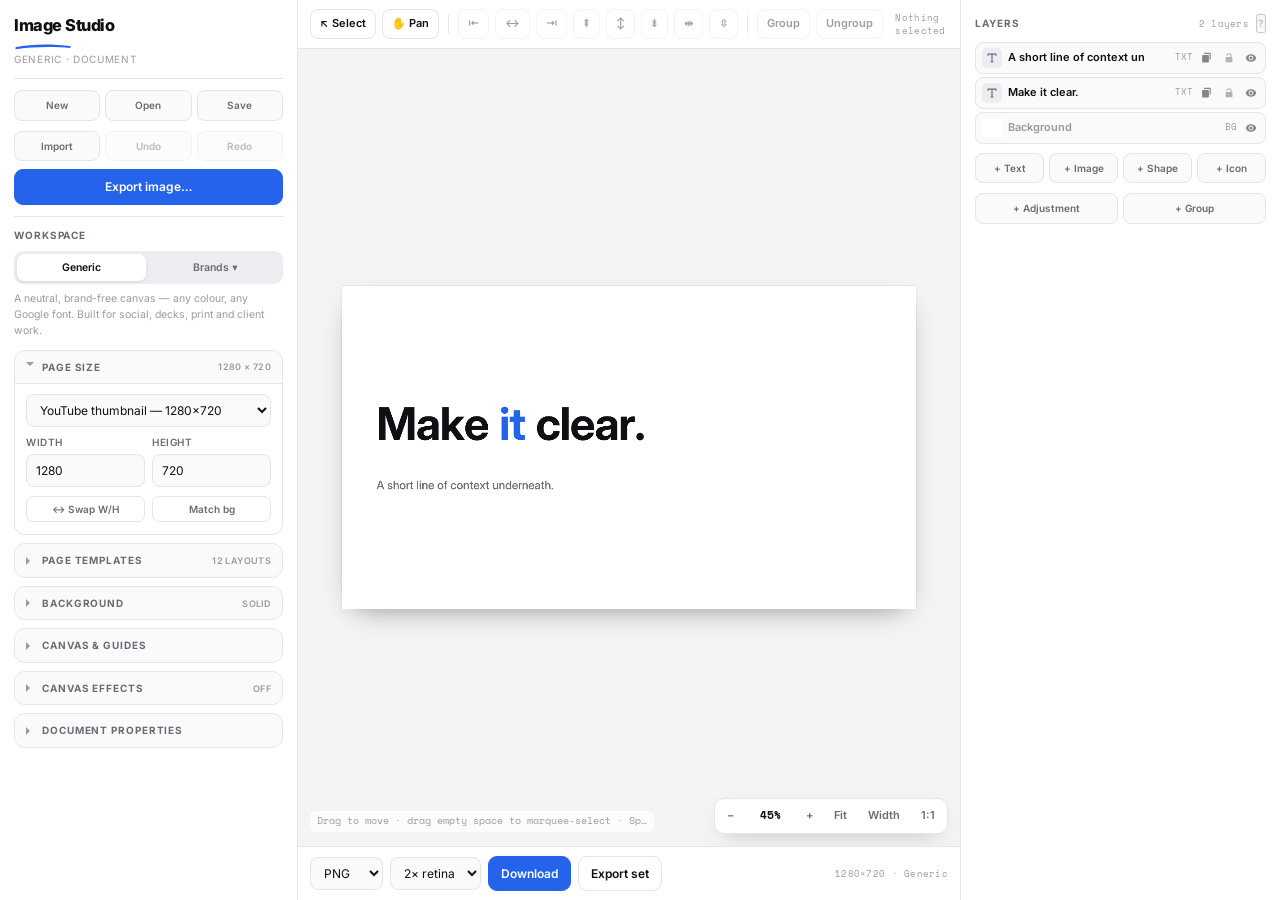
<file: image-studio.html>
<!doctype html>
<html lang="en">
<head>
<meta charset="utf-8">
<meta name="viewport" content="width=device-width,initial-scale=1,viewport-fit=cover,maximum-scale=1,user-scalable=no">
<title>Image Studio</title>
<link rel="preconnect" href="https://fonts.googleapis.com">
<link rel="preconnect" href="https://fonts.gstatic.com" crossorigin>
<link href="https://fonts.googleapis.com/css2?family=Bricolage+Grotesque:opsz,wght@12..96,200..800&family=Big+Shoulders+Display:wght@100..900&family=Hanken+Grotesk:ital,wght@0,100..900;1,100..900&family=Instrument+Serif:ital@0;1&family=Kaushan+Script&family=Space+Mono:ital,wght@0,400;0,700;1,400&family=Space+Grotesk:wght@300..700&family=DynaPuff:wght@500;600;700&family=Inter:ital,opsz,wght@0,14..32,100..900;1,14..32,100..900&display=swap" rel="stylesheet">
<style>
/* ==========================================================================
   TOKENS — repainted per workspace by applyTheme()
   ========================================================================== */
:root{
  --paper:#FFFFFF; --tile:#FAFAFA; --ink:#101014; --soft:#6B6B76; --dim:#9A9AA4; --hair:#E4E4E9;
  --coral:#2563EB; --chrome:#F4F4F6; --sunk:#EDEDF1;
  --fd:"Inter",system-ui,sans-serif;
  --fb:"Inter",system-ui,sans-serif;
  --fm:"Space Mono",ui-monospace,monospace;
  --fs:"Kaushan Script",cursive;
  --rail-l:298px; --rail-r:320px;
  --ruler:20px;
}
*{margin:0;padding:0;box-sizing:border-box;-webkit-tap-highlight-color:transparent}
html,body{height:100%}
body{background:var(--chrome);color:var(--ink);font-family:var(--fb);font-size:13px;line-height:1.45;
  -webkit-font-smoothing:antialiased;overscroll-behavior:none}
button,input,select,textarea{font:inherit;color:inherit}
:focus-visible{outline:2px solid var(--coral);outline-offset:1px}

/* ---------- password gate (workspace-level) ---------- */
#gate{position:fixed;inset:0;z-index:200;background:rgba(16,16,20,.55);backdrop-filter:blur(6px);
  display:none;place-items:center;padding:24px}
#gate.on{display:grid}
#gate .card{max-width:340px;width:100%;text-align:center;background:var(--paper);border-radius:16px;
  padding:28px 24px;box-shadow:0 40px 90px -30px rgba(0,0,0,.55)}
#gate h1{font-family:var(--fd);font-size:1.25rem;letter-spacing:-.03em;margin-bottom:4px}
#gate p{color:var(--soft);font-size:11px;letter-spacing:.05em;margin-bottom:18px;text-transform:uppercase}
#gate input{text-align:center;letter-spacing:.4em;font-size:16px;padding:12px}
#gate .err{color:#DC2626;font-size:11px;min-height:1.4em;margin-top:8px;letter-spacing:.03em}
#gate .row{display:flex;gap:8px;margin-top:12px}

/* ==========================================================================
   SHELL
   ========================================================================== */
.shell{display:grid;grid-template-columns:var(--rail-l) 1fr var(--rail-r);height:100dvh;overflow:hidden}
.hiddenapp{display:none!important}

.rail{background:var(--paper);overflow-y:auto;overflow-x:hidden;padding:14px;
  scrollbar-width:thin;scrollbar-color:var(--hair) transparent}
.rail::-webkit-scrollbar{width:8px}
.rail::-webkit-scrollbar-thumb{background:var(--hair);border-radius:8px}
.rail.left{border-right:1px solid var(--hair)}
.rail.right{border-left:1px solid var(--hair)}

.brandline{font-family:var(--fd);font-size:1.02rem;font-weight:800;letter-spacing:-.03em;
  display:flex;flex-direction:column;align-items:flex-start;gap:4px}
.brandline svg{width:56px;height:8px;fill:var(--coral);flex:none;margin-left:1px}
.subline{color:var(--dim);font-size:10px;letter-spacing:.07em;text-transform:uppercase;margin:2px 0 12px}

/* ---------- collapsible groups ---------- */
.grp{border-top:1px solid var(--hair);padding:11px 0}
.grp:first-of-type{border-top:none}
.acc{border:1px solid var(--hair);border-radius:11px;margin-bottom:8px;overflow:hidden;background:var(--tile)}
.acc>summary{list-style:none;cursor:pointer;padding:9px 11px;display:flex;align-items:center;gap:7px;
  font-size:10px;letter-spacing:.09em;text-transform:uppercase;color:var(--soft);font-weight:700;
  user-select:none;background:var(--tile)}
.acc>summary::-webkit-details-marker{display:none}
.acc>summary::before{content:"";width:0;height:0;border:4px solid transparent;border-left-color:var(--dim);
  transition:transform .16s;flex:none;margin-right:1px}
.acc[open]>summary::before{transform:rotate(90deg) translateX(-1px)}
.acc>summary:hover{color:var(--ink)}
.acc>summary .cnt{margin-left:auto;color:var(--dim);font-size:9px;letter-spacing:.04em;font-weight:600}
.accbody{padding:10px 11px 12px;background:var(--paper);border-top:1px solid var(--hair)}

.lg{display:flex;align-items:center;gap:7px;font-size:10px;letter-spacing:.09em;text-transform:uppercase;
  color:var(--soft);font-weight:700;margin-bottom:9px}
.sublg{display:block;font-size:9px;letter-spacing:.09em;text-transform:uppercase;color:var(--dim);
  font-weight:700;margin:11px 0 6px}
.hint{margin-left:auto;font-size:9px;letter-spacing:.03em;color:var(--dim);text-transform:none;font-weight:500;
  font-family:var(--fm)}
.mut{color:var(--dim);font-size:10.5px;line-height:1.5;margin-top:7px}

/* ---------- controls ---------- */
.seg{display:grid;gap:5px;background:var(--sunk);padding:3px;border-radius:9px}
.seg.col2{grid-template-columns:repeat(2,1fr)} .seg.col3{grid-template-columns:repeat(3,1fr)}
.seg.col4{grid-template-columns:repeat(4,1fr)} .seg.col5{grid-template-columns:repeat(5,1fr)}
.seg button{border:0;background:transparent;border-radius:7px;padding:6px 4px;font-size:10.5px;font-weight:600;
  color:var(--soft);cursor:pointer;transition:.13s;white-space:nowrap;overflow:hidden;text-overflow:ellipsis}
.seg button:hover{color:var(--ink)}
.seg button[aria-pressed=true]{background:var(--paper);color:var(--ink);box-shadow:0 1px 3px rgba(0,0,0,.10)}
.seg.tiny button{padding:5px 2px;font-size:10px}

.btn{border:1px solid var(--hair);background:var(--paper);border-radius:9px;padding:8px 12px;font-size:12px;
  font-weight:600;cursor:pointer;transition:.13s;white-space:nowrap}
.btn:hover{border-color:var(--soft);transform:translateY(-1px)}
.btn.primary{background:var(--coral);border-color:var(--coral);color:#fff}
.btn.primary:hover{filter:brightness(1.06)}
.btn.sm{padding:6px 9px;font-size:11px;border-radius:8px}
.btn.danger{color:#DC2626;border-color:#f3c8c8}
.btn[disabled]{opacity:.4;pointer-events:none}
.mini-btn{border:1px solid var(--hair);background:var(--paper);border-radius:7px;padding:5px 8px;font-size:10px;
  font-weight:600;color:var(--soft);cursor:pointer;flex:1;transition:.13s}
.mini-btn:hover{border-color:var(--coral);color:var(--coral)}
.mini-btn.danger:hover{border-color:#DC2626;color:#DC2626}
.mini-btn[aria-pressed=true]{background:var(--coral);border-color:var(--coral);color:#fff}
.row{display:flex;gap:7px;align-items:center}
.numrow{display:grid;grid-template-columns:1fr 1fr;gap:7px}

.f{display:block;margin-bottom:9px}
.f>span{display:flex;align-items:center;font-size:10px;letter-spacing:.05em;color:var(--soft);
  margin-bottom:4px;text-transform:uppercase;font-weight:600}
.f .val{margin-left:auto;font-family:var(--fm);font-size:10px;color:var(--ink);letter-spacing:0;
  text-transform:none;font-weight:400}
input[type=text],input[type=number],input[type=password],select,textarea{width:100%;border:1px solid var(--hair);
  background:var(--tile);border-radius:8px;padding:7px 9px;font-size:12px;transition:.13s}
input:focus,select:focus,textarea:focus{border-color:var(--coral);background:var(--paper);outline:none}
textarea{resize:vertical;min-height:52px;font-family:var(--fb)}
input[type=color]{width:34px;height:30px;border:1px solid var(--hair);border-radius:7px;background:var(--tile);
  padding:2px;cursor:pointer;flex:none}
input[type=range]{-webkit-appearance:none;width:100%;height:16px;background:transparent;cursor:pointer}
input[type=range]::-webkit-slider-runnable-track{height:3px;background:var(--sunk);border-radius:3px}
input[type=range]::-webkit-slider-thumb{-webkit-appearance:none;width:13px;height:13px;border-radius:50%;
  background:var(--paper);border:2px solid var(--coral);margin-top:-5px;box-shadow:0 1px 3px rgba(0,0,0,.2)}
input[type=range]::-moz-range-track{height:3px;background:var(--sunk);border-radius:3px}
input[type=range]::-moz-range-thumb{width:11px;height:11px;border-radius:50%;background:var(--paper);
  border:2px solid var(--coral)}
.chk{display:flex;align-items:center;gap:7px;font-size:11.5px;color:var(--soft);cursor:pointer;
  padding:4px 0;user-select:none}
.chk input{accent-color:var(--coral);width:13px;height:13px;flex:none;cursor:pointer}
.chk:hover{color:var(--ink)}
.colr{display:flex;gap:7px;align-items:center;margin-bottom:9px}

.swatches{display:flex;gap:6px;flex-wrap:wrap;margin-bottom:8px}
.swatches button{width:22px;height:22px;border-radius:50%;border:2px solid transparent;
  box-shadow:0 0 0 1px var(--hair);cursor:pointer;padding:0;transition:.13s}
.swatches button:hover{transform:scale(1.12)}
.swatches button[aria-pressed=true]{border-color:var(--paper);box-shadow:0 0 0 2px var(--coral)}

.grads{display:grid;grid-template-columns:repeat(6,1fr);gap:6px;margin-bottom:9px}
.grads button{aspect-ratio:1;border-radius:8px;border:2px solid transparent;box-shadow:0 0 0 1px var(--hair) inset;
  cursor:pointer;padding:0}
.grads button[aria-pressed=true]{box-shadow:0 0 0 2px var(--coral)}

.drop{border:1.5px dashed var(--hair);border-radius:11px;padding:16px 10px;text-align:center;font-size:11px;
  color:var(--soft);cursor:pointer;transition:.13s;background:var(--tile);line-height:1.5}
.drop:hover,.drop.over{border-color:var(--coral);color:var(--coral);background:var(--paper)}

/* place / align pads */
.place,.nudge{display:grid;grid-template-columns:repeat(3,1fr);gap:4px;margin-bottom:9px}
.place button,.nudge button{aspect-ratio:1;border:1px solid var(--hair);background:var(--tile);border-radius:7px;
  cursor:pointer;display:grid;place-items:center;transition:.13s;padding:0}
.place button:hover,.nudge button:hover{border-color:var(--coral);background:var(--paper)}
.place button[aria-pressed=true]{background:var(--coral);border-color:var(--coral)}
.place button i{width:5px;height:5px;border-radius:50%;background:var(--dim);display:block}
.place button[aria-pressed=true] i{background:#fff}
.nudge button{font-size:12px;color:var(--soft);font-weight:600}
.nudge button.mid{border:0;background:transparent;pointer-events:none}
.nudgehint{font-size:9.5px;color:var(--dim);margin:-4px 0 9px;font-family:var(--fm)}

/* templates */
.tpl{display:grid;grid-template-columns:1fr 1fr;gap:7px}
.tpl button{border:1px solid var(--hair);background:var(--tile);border-radius:9px;padding:0;cursor:pointer;
  overflow:hidden;transition:.13s;text-align:left}
.tpl button:hover{border-color:var(--coral);transform:translateY(-1px)}
.tpl button[aria-pressed=true]{border-color:var(--coral);box-shadow:0 0 0 1px var(--coral)}
.tpl .thumb{width:100%;aspect-ratio:16/9;display:block;object-fit:cover;background:var(--sunk)}
.tpl .tname{display:block;padding:5px 6px;font-size:9.5px;font-weight:600;color:var(--soft);
  white-space:nowrap;overflow:hidden;text-overflow:ellipsis}

/* ==========================================================================
   STAGE
   ========================================================================== */
.stage{display:flex;flex-direction:column;min-width:0;background:var(--chrome);position:relative}
.stagetop{display:flex;gap:6px;padding:9px 12px;border-bottom:1px solid var(--hair);background:var(--paper);
  align-items:center;flex:none;overflow-x:auto;scrollbar-width:none}
.stagetop::-webkit-scrollbar{display:none}
.stagetop .sp{width:1px;height:18px;background:var(--hair);margin:0 3px;flex:none}
.stagetop .grow{flex:1}

.viewport{flex:1;position:relative;overflow:hidden;min-height:0;
  background:var(--chrome) ;touch-action:none}
.viewport.panning{cursor:grabbing}
.viewport.spacing{cursor:grab}

/* rulers */
#rulerTop,#rulerLeft,#rulerCorner{position:absolute;background:var(--paper);z-index:3;display:none}
.rulers #rulerTop,.rulers #rulerLeft,.rulers #rulerCorner{display:block}
#rulerTop{top:0;left:var(--ruler);right:0;height:var(--ruler);border-bottom:1px solid var(--hair);cursor:ns-resize}
#rulerLeft{top:var(--ruler);left:0;bottom:0;width:var(--ruler);border-right:1px solid var(--hair);cursor:ew-resize}
#rulerCorner{top:0;left:0;width:var(--ruler);height:var(--ruler);border-right:1px solid var(--hair);
  border-bottom:1px solid var(--hair);cursor:pointer;z-index:4}
#rulerCorner::after{content:"";position:absolute;inset:6px;border:1px solid var(--dim);border-radius:2px;
  border-top-color:transparent;border-left-color:transparent}
.scroller{position:absolute;inset:0;overflow:hidden}
.rulers .scroller{inset:var(--ruler) 0 0 var(--ruler)}

.canvhost{position:absolute;transform-origin:0 0;will-change:transform}
#cv{display:block;box-shadow:0 24px 60px -30px rgba(0,0,0,.5),0 0 0 1px rgba(0,0,0,.09);
  background:#fff;background-image:
    linear-gradient(45deg,#e9e9ee 25%,transparent 25%),linear-gradient(-45deg,#e9e9ee 25%,transparent 25%),
    linear-gradient(45deg,transparent 75%,#e9e9ee 75%),linear-gradient(-45deg,transparent 75%,#e9e9ee 75%);
  background-size:16px 16px;background-position:0 0,0 8px,8px -8px,-8px 0}
#overlay{position:absolute;inset:0;pointer-events:none}

/* marquee */
#marquee{position:absolute;border:1px solid var(--coral);background:rgba(37,99,235,.10);display:none;
  pointer-events:none;z-index:5}

.zoombar{position:absolute;right:12px;bottom:12px;display:flex;gap:5px;background:var(--paper);
  border:1px solid var(--hair);border-radius:10px;padding:4px;z-index:6;
  box-shadow:0 8px 24px -12px rgba(0,0,0,.35)}
.zoombar button{border:0;background:transparent;border-radius:7px;padding:5px 8px;font-size:11px;font-weight:600;
  color:var(--soft);cursor:pointer;white-space:nowrap}
.zoombar button:hover{background:var(--sunk);color:var(--ink)}
.zoombar .zval{font-family:var(--fm);font-size:10.5px;min-width:46px;text-align:center;color:var(--ink)}

.bar{display:flex;gap:7px;padding:9px 12px;border-top:1px solid var(--hair);background:var(--paper);
  align-items:center;flex:none;flex-wrap:wrap}
.status{position:absolute;left:12px;bottom:14px;font-size:10px;color:var(--dim);font-family:var(--fm);
  pointer-events:none;z-index:6;background:rgba(255,255,255,.75);padding:3px 7px;border-radius:6px;
  max-width:52%;white-space:nowrap;overflow:hidden;text-overflow:ellipsis}

/* ==========================================================================
   LAYERS TREE
   ========================================================================== */
.layers{display:flex;flex-direction:column;gap:3px;max-height:38vh;overflow-y:auto;margin-bottom:9px;
  scrollbar-width:thin}
.layer{display:flex;align-items:center;gap:6px;border:1px solid var(--hair);background:var(--tile);
  border-radius:8px;padding:5px 6px;cursor:pointer;transition:.1s;position:relative}
.layer:hover{border-color:var(--soft)}
.layer[aria-selected=true]{border-color:var(--coral);box-shadow:0 0 0 1px var(--coral) inset;background:var(--paper)}
.layer.drop-above::before,.layer.drop-below::after{content:"";position:absolute;left:0;right:0;height:2px;
  background:var(--coral);border-radius:2px}
.layer.drop-above::before{top:-2px} .layer.drop-below::after{bottom:-2px}
.layer .tw{width:20px;height:20px;border-radius:5px;background:var(--sunk);flex:none;display:grid;
  place-items:center;overflow:hidden}
.layer .tw svg{width:12px;height:12px;fill:var(--soft)}
.layer .tw img{width:100%;height:100%;object-fit:cover}
.layer .nm{flex:1;font-size:11px;font-weight:600;white-space:nowrap;overflow:hidden;text-overflow:ellipsis}
.layer .nm input{padding:2px 4px;font-size:11px;border-radius:4px}
.layer .kd{font-size:8.5px;color:var(--dim);font-family:var(--fm);flex:none}
.layer .ico{border:0;background:transparent;padding:2px;cursor:pointer;border-radius:4px;flex:none;
  display:grid;place-items:center;opacity:.5;transition:.1s}
.layer .ico:hover{opacity:1;background:var(--sunk)}
.layer .ico[aria-pressed=true]{opacity:1;color:var(--coral)}
.layer .ico svg{width:12px;height:12px;fill:currentColor;display:block}
.layer.hid{opacity:.45}
.layer.lock .nm{color:var(--dim)}
.layer .tog{width:12px;flex:none;border:0;background:transparent;cursor:pointer;color:var(--dim);font-size:9px;
  padding:0}
.lchild{padding-left:14px}
.lfx{display:flex;align-items:center;gap:5px;font-size:9.5px;color:var(--soft);padding:2px 6px 2px 26px;
  border-radius:6px;cursor:pointer}
.lfx:hover{background:var(--sunk)}
.lfx .dot{width:5px;height:5px;border-radius:50%;background:var(--coral);flex:none}
.lfx .x{margin-left:auto;opacity:.5}
.lfx.off{opacity:.4}

.addbar{display:grid;grid-template-columns:repeat(4,1fr);gap:5px;margin-bottom:10px}
.addbar button{border:1px solid var(--hair);background:var(--tile);border-radius:8px;padding:7px 2px;
  font-size:10px;font-weight:600;color:var(--soft);cursor:pointer;transition:.13s}
.addbar button:hover{border-color:var(--coral);color:var(--coral);transform:translateY(-1px)}

.pill{margin-left:auto;font-size:8.5px;font-family:var(--fm);background:var(--sunk);color:var(--soft);
  padding:2px 6px;border-radius:20px;text-transform:none;letter-spacing:0}

.tabs{display:grid;grid-template-columns:repeat(4,1fr);gap:0;border-bottom:1px solid var(--hair);margin:10px 0}
.tabs button{border:0;background:transparent;padding:7px 2px;font-size:10px;font-weight:700;color:var(--dim);
  cursor:pointer;border-bottom:2px solid transparent;margin-bottom:-1px;letter-spacing:.05em;
  text-transform:uppercase;transition:.13s}
.tabs button:hover{color:var(--soft)}
.tabs button[aria-pressed=true]{color:var(--coral);border-bottom-color:var(--coral)}

.fxcard{border:1px solid var(--hair);border-radius:10px;padding:8px 10px;margin-bottom:7px;background:var(--tile)}
.fxcard .fxbody{margin-top:8px;padding-top:8px;border-top:1px solid var(--hair)}
.chips{display:flex;gap:5px;flex-wrap:wrap}
.chips button{border:1px solid var(--hair);background:var(--paper);border-radius:20px;padding:3px 9px;
  font-size:10.5px;cursor:pointer;color:var(--soft);transition:.13s}
.chips button[aria-pressed=true]{background:var(--coral);border-color:var(--coral);color:#fff}
.wordbox{border:1px solid var(--hair);border-radius:10px;padding:9px;margin-bottom:9px;background:var(--tile)}

.shapepick{display:grid;grid-template-columns:repeat(5,1fr);gap:6px;margin-bottom:6px}
.shapepick button{aspect-ratio:1;border:1px solid var(--hair);background:var(--tile);border-radius:9px;
  cursor:pointer;padding:5px;transition:.13s}
.shapepick button:hover{border-color:var(--coral);transform:translateY(-1px)}
.shapepick button[aria-pressed=true]{border-color:var(--coral);box-shadow:0 0 0 1px var(--coral)}
.shapepick svg{width:100%;height:100%;fill:var(--soft)}
.shapepick button:hover svg{fill:var(--coral)}

.itabs{display:flex;gap:5px;margin-bottom:8px;flex-wrap:wrap}
.itabs button{border:1px solid var(--hair);background:var(--tile);border-radius:20px;padding:3px 9px;
  font-size:10px;font-weight:600;color:var(--soft);cursor:pointer}
.itabs button[aria-pressed=true]{background:var(--coral);border-color:var(--coral);color:#fff}
.ipick{display:grid;grid-template-columns:repeat(5,1fr);gap:6px;max-height:190px;overflow-y:auto;
  scrollbar-width:thin}
.ipick button{aspect-ratio:1;border:1px solid var(--hair);background:var(--tile);border-radius:9px;
  cursor:pointer;padding:6px;transition:.13s;display:grid;place-items:center}
.ipick button:hover{border-color:var(--coral);transform:translateY(-1px)}
.ipick img{width:100%;height:100%;object-fit:contain;pointer-events:none}
.ipickhelp{font-size:9.5px;color:var(--dim);margin-top:7px;line-height:1.5}

/* context menu */
#ctx{position:fixed;z-index:150;background:var(--paper);border:1px solid var(--hair);border-radius:10px;
  padding:4px;min-width:172px;box-shadow:0 20px 50px -18px rgba(0,0,0,.42);display:none}
#ctx.on{display:block}
#ctx button{display:flex;width:100%;align-items:center;gap:9px;border:0;background:transparent;border-radius:7px;
  padding:6px 9px;font-size:11.5px;cursor:pointer;text-align:left;color:var(--ink)}
#ctx button:hover{background:var(--sunk)}
#ctx button[disabled]{opacity:.35;pointer-events:none}
#ctx button .k{margin-left:auto;font-family:var(--fm);font-size:9px;color:var(--dim)}
#ctx .sep{height:1px;background:var(--hair);margin:4px 2px}
#ctx button.danger{color:#DC2626}

/* modal */
#modal{position:fixed;inset:0;z-index:180;background:rgba(16,16,20,.5);backdrop-filter:blur(4px);
  display:none;place-items:center;padding:20px}
#modal.on{display:grid}
#modal .card{background:var(--paper);border-radius:14px;padding:20px;max-width:380px;width:100%;
  box-shadow:0 40px 90px -30px rgba(0,0,0,.55)}
#modal h2{font-family:var(--fd);font-size:1rem;letter-spacing:-.02em;margin-bottom:4px}
#modal p{color:var(--soft);font-size:11.5px;margin-bottom:14px}
#modal .row{margin-top:14px;justify-content:flex-end}

/* toast */
#toast{position:fixed;left:50%;bottom:24px;transform:translateX(-50%) translateY(20px);z-index:190;
  background:var(--ink);color:var(--paper);font-size:11.5px;padding:9px 16px;border-radius:20px;
  opacity:0;pointer-events:none;transition:.22s}
#toast.on{opacity:1;transform:translateX(-50%) translateY(0)}

/* mobile chrome (hidden on desktop) */
.mobtop,.mobtabs,.mobsheet-grab{display:none}

/* ==========================================================================
   MOBILE — top: collapsible doc toolbar · centre: fixed canvas · bottom: object
   ========================================================================== */
@media (max-width:900px){
  body{font-size:14px}
  .shell{display:flex;flex-direction:column;height:100dvh}

  /* TOP — collapsible document toolbar */
  .mobtop{display:flex;align-items:center;gap:6px;padding:8px 10px;background:var(--paper);
    border-bottom:1px solid var(--hair);flex:none;z-index:20}
  .mobtop .brandline{flex-direction:row;align-items:center;font-size:.9rem;flex:1;min-width:0}
  .mobtop .brandline svg{display:none}
  .mobtop button{border:1px solid var(--hair);background:var(--tile);border-radius:8px;padding:6px 9px;
    font-size:11px;font-weight:600;color:var(--soft);cursor:pointer;flex:none}
  .mobtop button[aria-pressed=true]{background:var(--coral);border-color:var(--coral);color:#fff}

  .rail.left{position:absolute;top:0;left:0;right:0;z-index:19;max-height:72dvh;
    border-right:0;border-bottom:1px solid var(--hair);padding-top:56px;
    transform:translateY(-102%);transition:transform .22s cubic-bezier(.22,1,.36,1);
    box-shadow:0 30px 60px -25px rgba(0,0,0,.4);overscroll-behavior:contain}
  .rail.left.open{transform:translateY(0)}
  .rail.left .brandline,.rail.left .subline{display:none}

  /* CENTRE — fixed canvas */
  .stage{flex:1;min-height:0}
  .stagetop{display:none}
  .viewport{touch-action:none}
  .bar{display:none}
  /* was bottom:right, which ended up hovering over the middle of the artwork
     on short/square canvases. Anchoring to the top-right, clear of the
     sheet below and the mobtop bar above, keeps it off the working area. */
  .zoombar{top:8px;right:8px;bottom:auto;flex-wrap:wrap;max-width:min(78vw,320px)}
  .status{display:none}

  /* BOTTOM — object properties sheet */
  .rail.right{position:relative;border-left:0;border-top:1px solid var(--hair);flex:none;
    height:var(--sheet,74px);padding:0 12px 12px;transition:height .22s cubic-bezier(.22,1,.36,1);
    overscroll-behavior:contain}
  .rail.right.tall{height:62dvh}
  /* Collapsed = only the grab handle + tab bar are visible. The old fixed
     164px collapsed height left the top of the Layers/Properties/Add body
     peeking out underneath, clipped mid-row, which read as a stuck-open
     panel rather than a closed one. Hiding the body outright when not
     "tall" fixes that regardless of how much content it holds. */
  .rail.right:not(.tall) > #paneLayers,
  .rail.right:not(.tall) > #paneAdd,
  .rail.right:not(.tall) > #inspector{display:none}
  .mobsheet-grab{display:block;position:sticky;top:0;background:var(--paper);padding:7px 0 5px;z-index:5;
    cursor:grab;border:0;width:100%}
  .mobsheet-grab::before{content:"";display:block;width:34px;height:4px;border-radius:4px;
    background:var(--hair);margin:0 auto}
  .mobtabs{display:grid;grid-template-columns:repeat(3,1fr);gap:5px;background:var(--sunk);padding:3px;
    border-radius:9px;position:sticky;top:16px;z-index:5;margin-bottom:9px}
  .mobtabs button{border:0;background:transparent;border-radius:7px;padding:6px;font-size:11px;
    font-weight:600;color:var(--soft);cursor:pointer}
  .mobtabs button[aria-pressed=true]{background:var(--paper);color:var(--ink);box-shadow:0 1px 3px rgba(0,0,0,.1)}
  .layers{max-height:none}

  /* bigger touch targets */
  .seg button{padding:9px 4px;font-size:11.5px}
  .btn,.mini-btn{padding:9px 12px;font-size:12px}
  .addbar button{padding:11px 2px;font-size:11px}
  .layer{padding:8px 7px}
  .layer .ico{padding:5px;opacity:.75}
  .layer .ico svg{width:14px;height:14px}
  .chk{padding:7px 0}
  .chk input{width:17px;height:17px}
  input[type=range]{height:26px}
  input[type=range]::-webkit-slider-thumb{width:17px;height:17px;margin-top:-7px}
  .place button,.nudge button{border-radius:9px}
  #ctx button{padding:10px 11px;font-size:13px}
  .ipick{grid-template-columns:repeat(4,1fr)}
  .tpl{grid-template-columns:1fr 1fr 1fr}
}
@media (max-width:520px){
  .tpl{grid-template-columns:1fr 1fr}
  .ipick{grid-template-columns:repeat(3,1fr)}
  .addbar{grid-template-columns:repeat(2,1fr)}
}
@media print{ .rail,.stagetop,.bar,.zoombar{display:none} }
</style>
</head>
<body>
<!-- ================= WORKSPACE PASSWORD GATE ================= -->
<div id="gate" role="dialog" aria-modal="true">
  <div class="card">
    <h1 id="gateTitle">Locked workspace</h1>
    <p>Enter passcode</p>
    <input type="password" id="gpw" inputmode="numeric" autocomplete="off" aria-label="Passcode">
    <div class="err" id="gerr"></div>
    <div class="row">
      <button class="btn" id="gcancel" style="flex:1">Cancel</button>
      <button class="btn primary" id="gbtn" style="flex:1">Unlock</button>
    </div>
  </div>
</div>

<div class="shell" id="app">

<!-- ================= MOBILE TOP BAR ================= -->
<div class="mobtop">
  <button id="mobDoc" aria-pressed="false" title="Document controls">☰ Document</button>
  <div class="brandline" id="mobTitle">Image Studio</div>
  <button id="mobExport">Export</button>
</div>

<!-- ================= LEFT RAIL — DOCUMENT ================= -->
<aside class="rail left" id="railLeft">
  <div class="brandline">Image Studio
    <svg viewBox="0 0 200 12" preserveAspectRatio="none" aria-hidden="true">
      <path d="M2 8 C 60 2, 140 3, 198 6 L 198 9 C 140 7, 60 7, 2 11 Z"/>
    </svg>
  </div>
  <p class="subline" id="subline">Document · page · workspace</p>

  <!-- ---------- PRIMARY ACTIONS ---------- -->
  <div class="grp">
    <div class="addbar" style="grid-template-columns:repeat(3,1fr)">
      <button id="newProj" title="New document (Ctrl+N)">New</button>
      <button id="openProj" title="Open project (Ctrl+O)">Open</button>
      <button id="saveProj" title="Save project (Ctrl+S)">Save</button>
    </div>
    <div class="addbar" style="grid-template-columns:repeat(3,1fr);margin-bottom:8px">
      <button id="importBtn" title="Import image or SVG">Import</button>
      <button id="undoBtn" title="Undo (Ctrl+Z)">Undo</button>
      <button id="redoBtn" title="Redo (Ctrl+Shift+Z)">Redo</button>
    </div>
    <button class="btn primary" id="exportBtn" style="width:100%">Export image…</button>
    <input type="file" id="projFile" accept=".json,application/json" hidden>
    <input type="file" id="importFile" accept="image/*,.svg" hidden multiple>
  </div>

  <!-- ---------- WORKSPACE ---------- -->
  <div class="grp">
    <span class="lg">Workspace</span>
    <div class="seg col2" id="wsSeg" role="group" aria-label="Workspace">
      <button data-v="gen" aria-pressed="true">Generic</button>
      <button data-v="__brands" aria-pressed="false">Brands ▾</button>
    </div>
    <div id="brandDrop" hidden style="margin-top:7px">
      <div class="seg col2" id="brandSeg" role="group" aria-label="Brand workspace">
        <button data-v="iim" aria-pressed="false">Irfan Ismail M 🔒</button>
        <button data-v="ico" aria-pressed="false">Irfan &amp; Co 🔒</button>
        <button data-v="ejoora" aria-pressed="false">Ejoora 🔒</button>
      </div>
    </div>
    <p class="mut" id="wsNote"></p>
  </div>

  <!-- ---------- PAGE ---------- -->
  <details class="acc" id="accPage" open>
    <summary>Page size <span class="cnt" id="sizeHint">1280 × 720</span></summary>
    <div class="accbody">
      <select id="sizePreset" style="margin-bottom:8px"></select>
      <div class="numrow">
        <label class="f"><span>Width</span><input type="number" id="cw" value="1280" min="16" max="8000"></label>
        <label class="f"><span>Height</span><input type="number" id="ch" value="720" min="16" max="8000"></label>
      </div>
      <div class="row">
        <button class="mini-btn" id="swapWH">↔ Swap W/H</button>
        <button class="mini-btn" id="fitBg" title="Match the page to the background image ratio">Match bg</button>
      </div>
    </div>
  </details>

  <!-- ---------- TEMPLATES ---------- -->
  <details class="acc" id="accTpl">
    <summary>Page templates <span class="cnt" id="tplCnt"></span></summary>
    <div class="accbody"><div class="tpl" id="tpl"></div></div>
  </details>

  <!-- ---------- BACKGROUND ---------- -->
  <details class="acc" id="accBg">
    <summary>Background <span class="cnt" id="bgHint">solid</span></summary>
    <div class="accbody">
      <p class="mut" style="margin:0 0 9px">The background is a locked layer at the bottom of the stack — select it
        in Layers to edit it there too.</p>
      <div class="seg col4" id="bgMode" role="group" aria-label="Background type">
        <button data-v="none" aria-pressed="false">None</button>
        <button data-v="solid" aria-pressed="true">Solid</button>
        <button data-v="gradient" aria-pressed="false">Grad</button>
        <button data-v="image" aria-pressed="false">Image</button>
      </div>
      <div id="bgSolid" hidden style="margin-top:9px">
        <label class="f"><span>Fill colour</span>
          <span class="colr"><input type="color" id="bgColor" value="#FFFFFF" aria-label="Background colour">
          <input type="text" id="bgColorT" value="#FFFFFF" spellcheck="false" style="flex:1"></span>
        </label>
        <div class="swatches" id="bgSwatch"></div>
      </div>
      <div id="bgGrad" hidden style="margin-top:9px">
        <span class="sublg">Presets</span>
        <div class="grads" id="bgPresets"></div>
        <div class="numrow">
          <label class="f"><span>From</span><input type="color" id="bgC1" value="#FF5A3C" style="width:100%;height:30px"></label>
          <label class="f"><span>To</span><input type="color" id="bgC2" value="#FFB020" style="width:100%;height:30px"></label>
        </div>
        <label class="f"><span>Angle <b class="val" id="bgAngV">135°</b></span><input type="range" id="bgAng" min="0" max="360" value="135"></label>
        <label class="chk"><input type="checkbox" id="bgRadial"> Radial instead of linear</label>
      </div>
      <div id="bgImage" hidden style="margin-top:9px">
        <div class="drop" id="bgDrop" tabindex="0" role="button">Drop an image, or click to choose<br>
          <span style="color:var(--dim)">Covers the whole page</span></div>
        <input type="file" id="bgFile" accept="image/*,.svg" hidden>
        <div id="bgControls" hidden>
          <label class="f" style="margin-top:11px"><span>Zoom <b class="val" id="bgZoomV">100%</b></span><input type="range" id="bgZoom" min="100" max="400" value="100"></label>
          <label class="f"><span>Focus across <b class="val" id="bgFxV">50%</b></span><input type="range" id="bgFx" min="0" max="100" value="50"></label>
          <label class="f"><span>Focus down <b class="val" id="bgFyV">50%</b></span><input type="range" id="bgFy" min="0" max="100" value="50"></label>
          <label class="f"><span>Darken for text <b class="val" id="bgDarkV">0%</b></span><input type="range" id="bgDark" min="0" max="90" value="0"></label>
          <label class="f"><span>Blur <b class="val" id="bgBlurV">0</b></span><input type="range" id="bgBlur" min="0" max="40" value="0"></label>
          <label class="f"><span>Saturation <b class="val" id="bgSatV">100%</b></span><input type="range" id="bgSat" min="0" max="200" value="100"></label>
          <label class="chk"><input type="checkbox" id="bgGradOv"> Bottom gradient (for captions)</label>
          <button class="mini-btn" id="bgClear" style="width:100%;margin-top:7px">Clear image</button>
        </div>
      </div>
    </div>
  </details>

  <!-- ---------- CANVAS / GUIDES ---------- -->
  <details class="acc" id="accCanvas">
    <summary>Canvas &amp; guides</summary>
    <div class="accbody">
      <label class="chk"><input type="checkbox" id="optRulers"> Rulers <span class="hint">Ctrl+R</span></label>
      <label class="chk"><input type="checkbox" id="optGuides" checked> Show guides <span class="hint">Ctrl+;</span></label>
      <label class="chk"><input type="checkbox" id="optSnap" checked> Snap to guides &amp; edges</label>
      <label class="chk"><input type="checkbox" id="optGrid"> Grid</label>
      <label class="f" id="gridSizeWrap" hidden><span>Grid size <b class="val" id="gridSizeV">50px</b></span><input type="range" id="gridSize" min="10" max="200" step="5" value="50"></label>
      <p class="mut" style="margin:2px 0 8px">Drag from a ruler onto the page to place a guide. Drag it back to a
        ruler to remove it.</p>
      <div class="row"><button class="mini-btn" id="clearGuides">Clear guides</button></div>
      <span class="sublg">Safe areas &amp; margins</span>
      <label class="chk"><input type="checkbox" id="optSafe"> Show safe area</label>
      <select id="safePreset" style="margin-bottom:8px">
        <option value="5">Margin 5%</option>
        <option value="8" selected>Margin 8%</option>
        <option value="10">Margin 10%</option>
        <option value="title">Title safe (10% / 5%)</option>
        <option value="print">Print bleed + trim (3mm)</option>
        <option value="reel">Reel safe (UI zones)</option>
        <option value="thumb">YouTube thumbnail safe</option>
      </select>
    </div>
  </details>

  <!-- ---------- CANVAS-WIDE FILM EFFECTS ---------- -->
  <details class="acc" id="accFilm">
    <summary>Canvas effects <span class="cnt" id="filmCnt">off</span></summary>
    <div class="accbody">
      <p class="mut" style="margin:0 0 9px">These grade the whole page. For effects on a single object, select it and
        use the <b>Effects</b> tab on the right.</p>
      <div class="row" style="margin-bottom:9px"><button class="mini-btn" id="fxReset">Reset all</button></div>
      <div id="fxHost"></div>
    </div>
  </details>

  <!-- ---------- DOCUMENT PROPERTIES ---------- -->
  <details class="acc" id="accDoc">
    <summary>Document properties</summary>
    <div class="accbody">
      <label class="f"><span>File name</span><input type="text" id="docName" value="untitled" spellcheck="false"></label>
      <label class="f"><span>Notes</span><textarea id="docNotes" rows="2" placeholder="Client, brief, version…"></textarea></label>
      <div id="docStats" class="mut" style="font-family:var(--fm);line-height:1.7"></div>
      <span class="sublg">Theme</span>
      <div class="seg col2" id="theme" role="group" aria-label="Theme">
        <button data-v="bright" aria-pressed="true">Bright</button>
        <button data-v="dark" aria-pressed="false">Dark</button>
      </div>
      <span class="sublg">Accent</span>
      <div class="swatches" id="accent"></div>
      <span class="sublg">Help</span>
      <div class="row"><button class="mini-btn" id="docsBtn">Documentation</button>
      <button class="mini-btn" id="keysBtn">Shortcuts</button></div>
    </div>
  </details>
</aside>

<!-- ================= STAGE ================= -->
<main class="stage">
  <div class="stagetop">
    <button class="btn sm" id="tSelect" aria-pressed="true" title="Select tool (V)">↖ Select</button>
    <button class="btn sm" id="tHand" aria-pressed="false" title="Pan tool (H) — or hold Space">✋ Pan</button>
    <div class="sp"></div>
    <button class="btn sm" id="alignL" title="Align left">⇤</button>
    <button class="btn sm" id="alignCH" title="Centre horizontally">↔</button>
    <button class="btn sm" id="alignR" title="Align right">⇥</button>
    <button class="btn sm" id="alignT" title="Align top">⇞</button>
    <button class="btn sm" id="alignCV" title="Centre vertically">↕</button>
    <button class="btn sm" id="alignB" title="Align bottom">⇟</button>
    <button class="btn sm" id="distH" title="Distribute horizontally">⇹</button>
    <button class="btn sm" id="distV" title="Distribute vertically">⇳</button>
    <div class="sp"></div>
    <button class="btn sm" id="grpBtn" title="Group (Ctrl+G)">Group</button>
    <button class="btn sm" id="ungrpBtn" title="Ungroup (Ctrl+Shift+G)">Ungroup</button>
    <div class="grow"></div>
    <span class="hint" id="selHint">Nothing selected</span>
  </div>

  <div class="viewport" id="viewport">
    <div id="rulerCorner" title="Toggle rulers"></div>
    <canvas id="rulerTop"></canvas>
    <canvas id="rulerLeft"></canvas>
    <div class="scroller" id="scroller">
      <div class="canvhost" id="canvhost">
        <canvas id="cv" width="1280" height="720" aria-label="Page"></canvas>
      </div>
      <canvas id="overlay"></canvas>
    </div>
    <div id="marquee"></div>
    <div class="zoombar">
      <button id="zOut" title="Zoom out (Ctrl+−)">−</button>
      <button class="zval" id="zVal" title="Reset to 100%">100%</button>
      <button id="zIn" title="Zoom in (Ctrl+=)">+</button>
      <button id="zFit" title="Fit to window (Ctrl+0)">Fit</button>
      <button id="zWidth" title="Fit width">Width</button>
      <button id="z100" title="Actual size (Ctrl+1)">1:1</button>
    </div>
    <p class="status" id="status">Drag to move · drag empty space to marquee-select · Space to pan</p>
  </div>

  <div class="bar">
    <select id="fmt" style="width:auto"><option value="png">PNG</option><option value="jpg">JPG</option><option value="webp">WebP</option></select>
    <select id="scale" style="width:auto"><option value="1">1×</option><option value="2" selected>2× retina</option><option value="3">3×</option></select>
    <button class="btn primary" id="dl">Download</button>
    <button class="btn" id="dlAll">Export set</button>
    <div class="grow" style="flex:1"></div>
    <span class="hint" id="barHint"></span>
  </div>
</main>

<!-- ================= RIGHT RAIL — OBJECT ================= -->
<aside class="rail right" id="railRight">
  <button class="mobsheet-grab" id="sheetGrab" aria-label="Expand panel"></button>
  <div class="mobtabs" id="mobTabs" role="group" aria-label="Panel">
    <button data-v="layers" aria-pressed="true">Layers</button>
    <button data-v="props" aria-pressed="false">Properties</button>
    <button data-v="add" aria-pressed="false">Add</button>
  </div>

  <div id="paneLayers">
    <div class="lg">Layers <span class="hint" id="layerCount">0</span>
      <button class="ico" id="layerHelp" title="Everything is a layer — including the background."
        style="opacity:.4">?</button>
    </div>
    <div class="layers" id="layers"></div>
  </div>

  <div id="paneAdd">
    <div class="addbar">
      <button id="addText">+ Text</button>
      <button id="addImage">+ Image</button>
      <button id="addShape">+ Shape</button>
      <button id="addIcon">+ Icon</button>
    </div>
    <div class="addbar" style="grid-template-columns:1fr 1fr">
      <button id="addAdjust">+ Adjustment</button>
      <button id="addGroup">+ Group</button>
    </div>
    <input type="file" id="objImgFile" accept="image/*,.svg" hidden multiple>

    <div id="shapePanel" hidden>
      <span class="sublg">Pick a shape <button class="mini-btn" id="shapeClose" style="flex:none">Close</button></span>
      <div class="shapepick" id="shapePick"></div>
    </div>

    <div id="iconPanel" hidden>
      <span class="sublg">Icon library <button class="mini-btn" id="iconClose" style="flex:none">Close</button></span>
      <div class="itabs" id="iTabs" role="group" aria-label="Icon category"></div>
      <input type="text" id="iSearch" placeholder="Search icons…" style="margin-bottom:9px" spellcheck="false">
      <div class="ipick" id="iPick"></div>
      <p class="ipickhelp">Click an icon to drop it on the page. Any icon can be recoloured once placed.
        You can also import your own SVG with <b>+ Image</b>.</p>
    </div>

    <div id="adjPanel" hidden>
      <span class="sublg">Adjustment layer <button class="mini-btn" id="adjClose" style="flex:none">Close</button></span>
      <div class="seg col3 tiny" id="adjPick" role="group" aria-label="Adjustment type" style="display:grid;grid-template-columns:1fr 1fr 1fr;gap:5px;background:transparent;padding:0"></div>
      <p class="ipickhelp">An adjustment layer affects everything below it. Give it a mask to keep the effect local.</p>
    </div>

    <div id="sigPanel" hidden>
      <span class="sublg">Brand text</span>
      <div class="addbar" style="grid-template-columns:1fr" id="sigHost"></div>
    </div>
  </div>

  <!-- INSPECTOR -->
  <div id="inspector" hidden>
    <div class="lg" style="border-top:1px solid var(--hair);padding-top:12px">
      <span id="selName">—</span>
      <span class="pill" id="selKind">—</span>
    </div>
    <div class="tabs" id="insTabs" role="group" aria-label="Inspector section">
      <button data-v="content" aria-pressed="true">Content</button>
      <button data-v="place" aria-pressed="false">Place</button>
      <button data-v="fx" aria-pressed="false">Effects</button>
      <button data-v="mask" aria-pressed="false">Mask</button>
    </div>

    <!-- ---------- CONTENT ---------- -->
    <section id="tabContent">
      <!-- multi -->
      <div id="cMulti" hidden>
        <p class="mut" id="multiNote" style="margin-top:0"></p>
        <span class="sublg">Align to selection</span>
        <div class="seg col3 tiny" id="mAlignH" role="group" aria-label="Align horizontally">
          <button data-v="left">Left</button><button data-v="cx">Centre</button><button data-v="right">Right</button>
        </div>
        <div class="seg col3 tiny" id="mAlignV" role="group" aria-label="Align vertically" style="margin-top:5px">
          <button data-v="top">Top</button><button data-v="cy">Middle</button><button data-v="bottom">Bottom</button>
        </div>
        <span class="sublg">Distribute</span>
        <div class="row">
          <button class="mini-btn" id="mDistH">Horizontally</button>
          <button class="mini-btn" id="mDistV">Vertically</button>
        </div>
        <span class="sublg">Align to page</span>
        <div class="row">
          <button class="mini-btn" id="mPageH">Centre H</button>
          <button class="mini-btn" id="mPageV">Centre V</button>
        </div>
        <span class="sublg">Whole selection</span>
        <label class="f"><span>Opacity <b class="val" id="mOpV">100%</b></span><input type="range" id="mOp" min="0" max="100" value="100"></label>
        <div class="row" style="margin-bottom:8px">
          <button class="mini-btn" id="mGroup">Group (Ctrl+G)</button>
          <button class="mini-btn" id="mDup">Duplicate</button>
        </div>
        <div class="row"><button class="mini-btn danger" id="mDel">Delete all</button></div>
      </div>

      <!-- background -->
      <div id="cBackground" hidden>
        <p class="mut" style="margin-top:0">The background layer always sits at the bottom. Edit its fill, gradient
          or image in <b>Background</b> on the left panel.</p>
        <button class="btn sm" id="bgJump" style="width:100%;margin-top:9px">Open background settings</button>
      </div>

      <!-- group -->
      <div id="cGroup" hidden>
        <p class="mut" style="margin-top:0" id="groupNote"></p>
        <label class="f" style="margin-top:9px"><span>Group name</span><input type="text" id="gName" spellcheck="false"></label>
        <div class="row" style="margin-bottom:8px">
          <button class="mini-btn" id="gUngroup">Ungroup (Ctrl+Shift+G)</button>
          <button class="mini-btn" id="gEnter">Select contents</button>
        </div>
      </div>

      <!-- text -->
      <div id="cText" hidden>
        <label class="f"><span>Words</span><textarea id="tText" rows="2" placeholder="Type your headline…"></textarea></label>
        <div class="seg col4 tiny" id="tList" role="group" aria-label="List style">
          <button data-v="none" aria-pressed="true">¶</button>
          <button data-v="bullet" aria-pressed="false">• List</button>
          <button data-v="number" aria-pressed="false">1. List</button>
          <button data-v="dash" aria-pressed="false">– List</button>
        </div>
        <div class="wordbox">
          <span class="sublg" style="margin-top:0">Emphasis — tap a word</span>
          <div class="chips" id="chips"></div>
          <div class="seg col5 tiny" id="deco" role="group" aria-label="Emphasis style" style="margin-top:8px">
            <button data-v="none" aria-pressed="false">None</button>
            <button data-v="accent" aria-pressed="false">Colour</button>
            <button data-v="underline" aria-pressed="true">Swash</button>
            <button data-v="highlight" aria-pressed="false">Block</button>
            <button data-v="marker" aria-pressed="false">Marker</button>
          </div>
          <div id="swashCtl" hidden>
            <span class="sublg">Swash</span>
            <label class="f"><span>Weight <b class="val" id="swWV">9%</b></span><input type="range" id="swW" min="1" max="40" value="9"></label>
            <label class="f"><span>Drop <b class="val" id="swDV">10%</b></span><input type="range" id="swD" min="-60" max="90" value="10"></label>
            <label class="f"><span>Arc <b class="val" id="swAV">30%</b></span><input type="range" id="swA" min="0" max="100" value="30"></label>
            <label class="f"><span>Tilt <b class="val" id="swTV">50%</b></span><input type="range" id="swT" min="0" max="100" value="50"></label>
            <label class="f"><span>Extend <b class="val" id="swEV">0%</b></span><input type="range" id="swE" min="-20" max="60" value="0"></label>
            <label class="f"><span>Taper <b class="val" id="swPV">55%</b></span><input type="range" id="swP" min="0" max="100" value="55"></label>
            <label class="f"><span>Opacity <b class="val" id="swOV">100%</b></span><input type="range" id="swO" min="10" max="100" value="100"></label>
            <div class="colr"><input type="color" id="swC" value="#FF5A3C" aria-label="Swash colour">
              <input type="text" id="swCT" value="#FF5A3C" spellcheck="false" style="flex:1"></div>
            <label class="chk"><input type="checkbox" id="swBehind"> Draw behind the text</label>
          </div>
          <div id="hlCtl" hidden>
            <span class="sublg">Highlighter</span>
            <div class="colr"><input type="color" id="hlC" value="#FFE566" aria-label="Highlight colour">
              <input type="text" id="hlCT" value="#FFE566" spellcheck="false" style="flex:1"></div>
            <label class="f"><span>Opacity <b class="val" id="hlOV">100%</b></span><input type="range" id="hlO" min="5" max="100" value="100"></label>
            <label class="f"><span>Padding <b class="val" id="hlPV">14%</b></span><input type="range" id="hlP" min="0" max="80" value="14"></label>
            <label class="f"><span>Corner radius <b class="val" id="hlRV">0%</b></span><input type="range" id="hlR" min="0" max="50" value="0"></label>
            <label class="f"><span>Offset Y <b class="val" id="hlYV">0%</b></span><input type="range" id="hlY" min="-50" max="50" value="0"></label>
            <div class="seg col3 tiny" id="hlStyle" role="group" aria-label="Highlight style">
              <button data-v="block" aria-pressed="true">Block</button>
              <button data-v="marker" aria-pressed="false">Marker</button>
              <button data-v="under" aria-pressed="false">Underline</button>
            </div>
          </div>
        </div>
        <span class="sublg" style="margin-top:0">Font</span>
        <select id="tFont" style="margin-bottom:8px"></select>
        <div class="row" style="margin-bottom:9px">
          <input type="text" id="gfName" placeholder="Any Google Font name…" spellcheck="false">
          <button class="mini-btn" id="gfAdd" style="flex:none">Load</button>
        </div>
        <label class="f"><span>Weight <b class="val" id="tWeightV">700</b></span><input type="range" id="tWeight" min="100" max="900" step="100" value="700"></label>
        <div class="seg col4 tiny" id="tCase" role="group" aria-label="Case">
          <button data-v="none" aria-pressed="true">Aa</button>
          <button data-v="upper" aria-pressed="false">AA</button>
          <button data-v="lower" aria-pressed="false">aa</button>
          <button data-v="title" aria-pressed="false">Ab</button>
        </div>
        <label class="chk"><input type="checkbox" id="tItalic"> Italic</label>
        <span class="sublg">Colour</span>
        <div class="swatches" id="tColor"></div>
        <div class="colr"><input type="color" id="tColorP" value="#101014" aria-label="Text colour">
          <input type="text" id="tColorT" value="#101014" spellcheck="false" style="flex:1"></div>
        <label class="f"><span>Size <b class="val" id="tSizeV">9%</b></span><input type="range" id="tSize" min="5" max="300" value="90"></label>
        <span class="sublg">Paragraph</span>
        <label class="f"><span>Line height <b class="val" id="tLhV">1.06</b></span><input type="range" id="tLh" min="70" max="250" value="106"></label>
        <label class="f"><span>Letter spacing <b class="val" id="tTrV">-0.030em</b></span><input type="range" id="tTr" min="-100" max="100" value="-30"></label>
        <label class="f"><span>Word spacing <b class="val" id="tWsV">0.00em</b></span><input type="range" id="tWs" min="-50" max="150" value="0"></label>
        <label class="f"><span>Paragraph spacing <b class="val" id="tPsV">0.35</b></span><input type="range" id="tPs" min="0" max="200" value="35"></label>
        <label class="f"><span>Indent first line <b class="val" id="tIndV">0</b></span><input type="range" id="tInd" min="0" max="200" value="0"></label>
        <label class="f"><span>Left indent <b class="val" id="tInd2V">0</b></span><input type="range" id="tInd2" min="0" max="200" value="0"></label>
        <label class="f"><span>Tab stop <b class="val" id="tTabV">8</b></span><input type="range" id="tTab" min="2" max="40" value="8"></label>
        <label class="f"><span>Max width <b class="val" id="tMwV">82%</b></span><input type="range" id="tMw" min="10" max="100" value="82"></label>
        <div class="seg col4 tiny" id="tAlign" role="group" aria-label="Align">
          <button data-v="left" aria-pressed="true">Left</button>
          <button data-v="center" aria-pressed="false">Centre</button>
          <button data-v="right" aria-pressed="false">Right</button>
          <button data-v="justify" aria-pressed="false">Just</button>
        </div>
        <label class="chk"><input type="checkbox" id="tRtl"> Right-to-left (RTL)</label>
        <label class="chk"><input type="checkbox" id="tPlate"> Paper chip behind the text</label>
      </div>

      <!-- image -->
      <div id="cImage" hidden>
        <div class="drop" id="objDrop" tabindex="0" role="button">Replace image — drop or click<br>
          <span style="color:var(--dim)">PNG · JPG · WebP · SVG</span></div>
        <label class="f" style="margin-top:10px"><span>Size <b class="val" id="iScaleV">60%</b></span><input type="range" id="iScale" min="1" max="400" value="60"></label>
        <label class="f"><span>Corner radius <b class="val" id="iRadV">0%</b></span><input type="range" id="iRad" min="0" max="50" value="0"></label>
        <label class="chk"><input type="checkbox" id="iFlip"> Flip horizontally</label>
        <label class="chk"><input type="checkbox" id="iFlipV"> Flip vertically</label>
        <span class="sublg">Adjust</span>
        <label class="f"><span>Brightness <b class="val" id="iBriV">100%</b></span><input type="range" id="iBri" min="0" max="200" value="100"></label>
        <label class="f"><span>Contrast <b class="val" id="iConV">100%</b></span><input type="range" id="iCon" min="0" max="200" value="100"></label>
        <label class="f"><span>Saturation <b class="val" id="iSatV">100%</b></span><input type="range" id="iSat" min="0" max="200" value="100"></label>
        <label class="f"><span>Blur <b class="val" id="iBlurV">0</b></span><input type="range" id="iBlur" min="0" max="30" value="0"></label>
        <p class="mut" id="svgNote" hidden>Vector SVG — scales cleanly at any export size.</p>
      </div>

      <!-- shape -->
      <div id="cShape" hidden>
        <span class="sublg" style="margin-top:0">Shape</span>
        <div class="shapepick" id="shapeSwap"></div>
        <label class="f"><span>Width <b class="val" id="sWV">30%</b></span><input type="range" id="sW" min="1" max="200" value="30"></label>
        <label class="f"><span>Height <b class="val" id="sHV">20%</b></span><input type="range" id="sH" min="1" max="200" value="20"></label>
        <label class="f"><span>Corner radius <b class="val" id="sRadV">0%</b></span><input type="range" id="sRad" min="0" max="50" value="0"></label>
        <span class="sublg">Fill</span>
        <div class="swatches" id="sFill"></div>
        <div class="colr"><input type="color" id="sFillP" value="#2563EB" aria-label="Fill colour">
          <input type="text" id="sFillT" value="#2563EB" spellcheck="false" style="flex:1"></div>
        <label class="chk"><input type="checkbox" id="sNoFill"> No fill (outline only)</label>
        <span class="sublg">Outline</span>
        <div class="colr"><input type="color" id="sStroke" value="#101014" aria-label="Outline colour">
          <input type="text" id="sStrokeT" value="#101014" spellcheck="false" style="flex:1"></div>
        <label class="f"><span>Outline width <b class="val" id="sSwV">0</b></span><input type="range" id="sSw" min="0" max="40" value="0"></label>
        <label class="f" id="sSidesWrap" hidden><span>Points / sides <b class="val" id="sSidesV">5</b></span><input type="range" id="sSides" min="3" max="12" value="5"></label>
      </div>

      <!-- icon -->
      <div id="cIcon" hidden>
        <div class="sublg" style="margin-top:0"><span id="iconName">—</span>
          <button class="mini-btn" id="iconSwap" style="flex:none">Change icon</button></div>
        <div class="seg col2 tiny" id="iMode" role="group" aria-label="Icon colour mode">
          <button data-v="original" aria-pressed="true">Original</button>
          <button data-v="mono" aria-pressed="false">Custom colour</button>
        </div>
        <div id="iColorWrap" hidden>
          <span class="sublg">Icon colour</span>
          <div class="swatches" id="iSwatch"></div>
          <div class="colr"><input type="color" id="iColor" value="#101014" aria-label="Icon colour">
            <input type="text" id="iColorT" value="#101014" spellcheck="false" style="flex:1"></div>
        </div>
        <label class="f"><span>Size <b class="val" id="icSizeV">14%</b></span><input type="range" id="icSize" min="1" max="120" value="14"></label>
        <span class="sublg">Backing plate</span>
        <div class="seg col3 tiny" id="iPlate" role="group" aria-label="Icon plate">
          <button data-v="none" aria-pressed="true">None</button>
          <button data-v="circle" aria-pressed="false">Circle</button>
          <button data-v="square" aria-pressed="false">Squircle</button>
        </div>
        <div id="iPlateWrap" hidden>
          <div class="colr" style="margin-top:9px"><input type="color" id="iPlateC" value="#FFFFFF" aria-label="Plate colour">
            <input type="text" id="iPlateT" value="#FFFFFF" spellcheck="false" style="flex:1"></div>
          <label class="f"><span>Plate padding <b class="val" id="iPadV">24%</b></span><input type="range" id="iPad" min="0" max="80" value="24"></label>
        </div>
      </div>

      <!-- adjustment -->
      <div id="cAdjust" hidden>
        <p class="mut" style="margin-top:0" id="adjNote"></p>
        <div id="adjBody"></div>
        <label class="chk" style="margin-top:8px"><input type="checkbox" id="adjClip"> Clip to layer below</label>
      </div>
    </section>

    <!-- ---------- PLACE ---------- -->
    <section id="tabPlace" hidden>
      <span class="sublg" style="margin-top:0">Position</span>
      <div class="numrow">
        <label class="f"><span>X %</span><input type="number" id="pX" step="0.1" min="-50" max="150"></label>
        <label class="f"><span>Y %</span><input type="number" id="pY" step="0.1" min="-50" max="150"></label>
      </div>
      <div class="numrow" style="margin-bottom:10px">
        <label class="f"><span>X px</span><input type="number" id="pXp" step="1"></label>
        <label class="f"><span>Y px</span><input type="number" id="pYp" step="1"></label>
      </div>
      <span class="sublg">Size</span>
      <div class="numrow" style="margin-bottom:6px">
        <label class="f"><span>W px</span><input type="number" id="pWp" step="1" min="1"></label>
        <label class="f"><span>H px</span><input type="number" id="pHp" step="1" min="1"></label>
      </div>
      <label class="chk" style="margin-bottom:8px"><input type="checkbox" id="pLockAR" checked> Lock aspect ratio</label>
      <span class="sublg">Nudge</span>
      <div class="nudge" id="nudgePad"></div>
      <p class="nudgehint">Arrow 1px · Shift+Arrow 10px</p>
      <span class="sublg">Snap to page</span>
      <div class="place" id="objPlace" aria-label="Snap position"></div>
      <span class="sublg">Align to page</span>
      <div class="seg col3 tiny" id="pAlignH" role="group" aria-label="Align horizontally">
        <button data-v="left">Left</button><button data-v="cx">Centre</button><button data-v="right">Right</button>
      </div>
      <div class="seg col3 tiny" id="pAlignV" role="group" aria-label="Align vertically" style="margin-top:5px">
        <button data-v="top">Top</button><button data-v="cy">Middle</button><button data-v="bottom">Bottom</button>
      </div>
      <label class="f" style="margin-top:10px"><span>Rotation <b class="val" id="pRotV">0°</b></span><input type="range" id="pRot" min="-180" max="180" value="0"></label>
      <div class="row" style="margin-bottom:10px">
        <button class="mini-btn" id="rot0">0°</button>
        <button class="mini-btn" id="rotL">−90°</button>
        <button class="mini-btn" id="rotR">+90°</button>
      </div>
      <label class="f"><span>Opacity <b class="val" id="pOpV">100%</b></span><input type="range" id="pOp" min="0" max="100" value="100"></label>
      <span class="sublg">Blend mode</span>
      <select id="pBlend" style="margin-bottom:10px">
        <option value="source-over">Normal</option>
        <option value="multiply">Multiply</option>
        <option value="screen">Screen</option>
        <option value="overlay">Overlay</option>
        <option value="darken">Darken</option>
        <option value="lighten">Lighten</option>
        <option value="color-dodge">Colour dodge</option>
        <option value="color-burn">Colour burn</option>
        <option value="hard-light">Hard light</option>
        <option value="soft-light">Soft light</option>
        <option value="difference">Difference</option>
        <option value="exclusion">Exclusion</option>
        <option value="hue">Hue</option>
        <option value="saturation">Saturation</option>
        <option value="color">Colour</option>
        <option value="luminosity">Luminosity</option>
      </select>
      <div class="row" style="margin-bottom:7px">
        <button class="mini-btn" id="alignC">Centre on page</button>
        <button class="mini-btn" id="dupBtn">Duplicate</button>
      </div>
    </section>

    <!-- ---------- EFFECTS ---------- -->
    <section id="tabFx" hidden>
      <p class="mut" style="margin:0 0 9px">Effects belong to this object and follow it around. They also show up
        under the layer in the Layers list, where you can toggle or remove them.</p>
      <div class="fxcard">
        <label class="chk"><input type="checkbox" id="fxShOn"> Drop shadow</label>
        <div class="fxbody" id="fxShBody" hidden>
          <div class="colr"><input type="color" id="fxShC" value="#101014" aria-label="Shadow colour">
            <input type="text" id="fxShCT" value="#101014" spellcheck="false" style="flex:1"></div>
          <label class="f"><span>Blur <b class="val" id="fxShBV">14</b></span><input type="range" id="fxShB" min="0" max="80" value="14"></label>
          <label class="f"><span>Offset X <b class="val" id="fxShXV">0</b></span><input type="range" id="fxShX" min="-60" max="60" value="0"></label>
          <label class="f"><span>Offset Y <b class="val" id="fxShYV">8</b></span><input type="range" id="fxShY" min="-60" max="60" value="8"></label>
          <label class="f" style="margin-bottom:0"><span>Opacity <b class="val" id="fxShOV">35%</b></span><input type="range" id="fxShO" min="0" max="100" value="35"></label>
        </div>
      </div>
      <div class="fxcard">
        <label class="chk"><input type="checkbox" id="fxGlOn"> Glow</label>
        <div class="fxbody" id="fxGlBody" hidden>
          <div class="colr"><input type="color" id="fxGlC" value="#2563EB" aria-label="Glow colour">
            <input type="text" id="fxGlCT" value="#2563EB" spellcheck="false" style="flex:1"></div>
          <label class="f"><span>Size <b class="val" id="fxGlBV">22</b></span><input type="range" id="fxGlB" min="1" max="90" value="22"></label>
          <label class="f" style="margin-bottom:0"><span>Strength <b class="val" id="fxGlSV">2</b></span><input type="range" id="fxGlS" min="1" max="6" value="2"></label>
        </div>
      </div>
      <div class="fxcard">
        <label class="chk"><input type="checkbox" id="fxOlOn"> Outline / sticker edge</label>
        <div class="fxbody" id="fxOlBody" hidden>
          <div class="colr"><input type="color" id="fxOlC" value="#FFFFFF" aria-label="Outline colour">
            <input type="text" id="fxOlCT" value="#FFFFFF" spellcheck="false" style="flex:1"></div>
          <label class="f" style="margin-bottom:0"><span>Thickness <b class="val" id="fxOlWV">8</b></span><input type="range" id="fxOlW" min="1" max="50" value="8"></label>
        </div>
      </div>
      <div class="fxcard">
        <label class="chk"><input type="checkbox" id="fxEchoOn"> Echo / offset copies</label>
        <div class="fxbody" id="fxEchoBody" hidden>
          <div class="colr"><input type="color" id="fxEchoC" value="#2563EB" aria-label="Echo colour">
            <input type="text" id="fxEchoCT" value="#2563EB" spellcheck="false" style="flex:1"></div>
          <label class="f"><span>Copies <b class="val" id="fxEchoNV">3</b></span><input type="range" id="fxEchoN" min="1" max="10" value="3"></label>
          <label class="f"><span>Step X <b class="val" id="fxEchoXV">10</b></span><input type="range" id="fxEchoX" min="-40" max="40" value="10"></label>
          <label class="f"><span>Step Y <b class="val" id="fxEchoYV">10</b></span><input type="range" id="fxEchoY" min="-40" max="40" value="10"></label>
          <label class="f" style="margin-bottom:0"><span>Fade <b class="val" id="fxEchoFV">55%</b></span><input type="range" id="fxEchoF" min="0" max="100" value="55"></label>
        </div>
      </div>
      <div class="fxcard">
        <label class="chk"><input type="checkbox" id="fxTintOn"> Colour tint / duotone</label>
        <div class="fxbody" id="fxTintBody" hidden>
          <div class="colr"><input type="color" id="fxTintC" value="#2563EB" aria-label="Tint colour">
            <input type="text" id="fxTintCT" value="#2563EB" spellcheck="false" style="flex:1"></div>
          <label class="f" style="margin-bottom:0"><span>Amount <b class="val" id="fxTintAV">60%</b></span><input type="range" id="fxTintA" min="0" max="100" value="60"></label>
        </div>
      </div>
      <div class="fxcard">
        <label class="chk"><input type="checkbox" id="fxGrainOn"> Grain</label>
        <div class="fxbody" id="fxGrainBody" hidden>
          <label class="f"><span>Amount <b class="val" id="fxGrainAV">35%</b></span><input type="range" id="fxGrainA" min="0" max="100" value="35"></label>
          <label class="f" style="margin-bottom:0"><span>Size <b class="val" id="fxGrainSV">100%</b></span><input type="range" id="fxGrainS" min="20" max="400" value="100"></label>
        </div>
      </div>
      <div class="fxcard">
        <label class="chk"><input type="checkbox" id="fxBlurOn"> Blur</label>
        <div class="fxbody" id="fxBlurBody" hidden>
          <label class="f" style="margin-bottom:0"><span>Radius <b class="val" id="fxBlurRV">6</b></span><input type="range" id="fxBlurR" min="0" max="60" value="6"></label>
        </div>
      </div>
    </section>

    <!-- ---------- MASK ---------- -->
    <section id="tabMask" hidden>
      <p class="mut" style="margin:0 0 9px" id="maskNote">A mask limits where this layer shows. Entirely
        non-destructive — remove it any time.</p>
      <div class="seg col4 tiny" id="mkKind" role="group" aria-label="Mask type">
        <button data-v="none" aria-pressed="true">None</button>
        <button data-v="rect" aria-pressed="false">Rect</button>
        <button data-v="circle" aria-pressed="false">Circle</button>
        <button data-v="shape" aria-pressed="false">Shape</button>
      </div>
      <div id="mkBody" hidden>
        <div id="mkShapeWrap" hidden>
          <span class="sublg">Custom shape</span>
          <div class="shapepick" id="mkShape"></div>
        </div>
        <span class="sublg">Placement</span>
        <div class="numrow">
          <label class="f"><span>X %</span><input type="number" id="mkX" step="0.5" value="50"></label>
          <label class="f"><span>Y %</span><input type="number" id="mkY" step="0.5" value="50"></label>
        </div>
        <label class="f"><span>Width <b class="val" id="mkWV">60%</b></span><input type="range" id="mkW" min="1" max="200" value="60"></label>
        <label class="f"><span>Height <b class="val" id="mkHV">60%</b></span><input type="range" id="mkH" min="1" max="200" value="60"></label>
        <label class="f"><span>Rotation <b class="val" id="mkRotV">0°</b></span><input type="range" id="mkRot" min="-180" max="180" value="0"></label>
        <label class="f"><span>Scale <b class="val" id="mkScaleV">100%</b></span><input type="range" id="mkScale" min="10" max="300" value="100"></label>
        <span class="sublg">Edge</span>
        <label class="f"><span>Feather <b class="val" id="mkFeatV">0</b></span><input type="range" id="mkFeat" min="0" max="200" value="0"></label>
        <label class="f"><span>Softness <b class="val" id="mkSoftV">0%</b></span><input type="range" id="mkSoft" min="0" max="100" value="0"></label>
        <label class="f"><span>Expand / contract <b class="val" id="mkExpV">0</b></span><input type="range" id="mkExp" min="-100" max="100" value="0"></label>
        <label class="f"><span>Opacity <b class="val" id="mkOpV">100%</b></span><input type="range" id="mkOp" min="0" max="100" value="100"></label>
        <label class="chk"><input type="checkbox" id="mkInv"> Invert mask</label>
        <label class="chk"><input type="checkbox" id="mkShow"> Show mask outline on canvas</label>
        <div class="row" style="margin-top:8px">
          <button class="mini-btn" id="mkFit">Fit to layer</button>
          <button class="mini-btn danger" id="mkDel">Remove mask</button>
        </div>
      </div>
    </section>

    <div class="row" style="margin-top:12px">
      <button class="mini-btn" id="objUp">↑ Forward</button>
      <button class="mini-btn" id="objDown">↓ Back</button>
      <button class="mini-btn danger" id="objDel">Delete</button>
    </div>
  </div>
</aside>
</div>

<!-- ================= CONTEXT MENU ================= -->
<div id="ctx" role="menu"></div>

<!-- ================= MODAL ================= -->
<div id="modal" role="dialog" aria-modal="true"><div class="card" id="modalCard"></div></div>
<div id="toast"></div>

<script>
/* ==========================================================================
   IMAGE STUDIO — single-file design editor
   --------------------------------------------------------------------------
   Layout law:  LEFT = document · CENTRE = canvas · RIGHT = selected object.
   Everything on the page is a layer, including the background.
   Docs: click "Documentation" in the left panel (Document properties).
   ========================================================================== */
"use strict";

/* ==========================================================================
   TINY HELPERS
   ========================================================================== */
const $=id=>document.getElementById(id);
const clamp=(v,a,b)=>Math.max(a,Math.min(b,v));
const slug=s=>(s||"").toLowerCase().replace(/[^a-z0-9]+/g,"-").replace(/^-|-$/g,"")||"untitled";
const isHex=v=>/^#([0-9a-f]{3}|[0-9a-f]{6})$/i.test(v);
function rgba(hex,a=1){
  let h=(hex||"#000").replace("#","");
  if(h.length===3)h=h.split("").map(c=>c+c).join("");
  const n=parseInt(h,16)||0;
  return `rgba(${(n>>16)&255},${(n>>8)&255},${n&255},${a})`;
}
function hexRGB(hex){ let h=(hex||"#000").replace("#",""); if(h.length===3)h=h.split("").map(c=>c+c).join("");
  const n=parseInt(h,16)||0; return [(n>>16)&255,(n>>8)&255,n&255]; }
const LUM=(r,g,b)=>(0.2126*r+0.7152*g+0.0722*b)/255;

function toast(msg,ms=2000){
  const t=$("toast"); t.textContent=msg; t.classList.add("on");
  clearTimeout(toast._t); toast._t=setTimeout(()=>t.classList.remove("on"),ms);
}
function status(msg){ const s=$("status"); if(s) s.textContent=msg; }

/* ==========================================================================
   WORKSPACES
   Generic is the default and is never locked. The two brand workspaces are
   passcode-gated — see PASSCODES near the bottom of this file, and the
   documentation for how to change them in VS Code.
   ========================================================================== */
const WS={
  gen:{
    label:"Generic", locked:false,
    note:"A neutral, brand-free canvas — any colour, any Google font. Built for social, decks, print and client work.",
    paper:"#FFFFFF", tile:"#FAFAFA", ink:"#101014", soft:"#6B6B76", dim:"#9A9AA4", hair:"#E4E4E9",
    chrome:"#F4F4F6", sunk:"#EDEDF1",
    accent:"#2563EB",
    accents:["#2563EB","#DC2626","#059669","#7C3AED","#EA580C","#101014","#F59E0B","#0EA5E9"],
    fonts:{display:"Inter",condensed:"Archivo",body:"Inter",serif:"Instrument Serif",mono:"Space Mono",script:"Kaushan Script"},
    defFont:"display", defWeight:700, defTrack:-0.02,
    highlighter:true, swashes:false, brandText:[]
  },
  iim:{
    label:"Irfan Ismail M", locked:true,
    note:"Warm paper, coral spark, Bricolage headlines. Swashes and the signature text template live here.",
    paper:"#FAF6EF", tile:"#FFFDF8", ink:"#211F28", soft:"#6E6878", dim:"#9A94A0", hair:"#E7E0D4",
    chrome:"#F0EBE1", sunk:"#EFE9DE",
    accent:"#FF5A3C",
    accents:["#FF5A3C","#4C5BFF","#14B37D","#8B3DFF","#FFB020","#211F28"],
    fonts:{display:"Bricolage Grotesque",condensed:"Big Shoulders Display",body:"Hanken Grotesk",
           serif:"Instrument Serif",mono:"Space Mono",script:"Kaushan Script"},
    defFont:"display", defWeight:800, defTrack:-0.03,
    highlighter:false, swashes:true,
    brandText:[
      {label:"Irfan Signature", build:b=>({text:"Irfan Ismail M",font:b.fonts.script,weight:400,sizeRel:.062,
        color:b.ink,deco:"underline",words:[0,1,2],track:0,align:"left",maxw:.6,lh:1.1,
        swash:{w:.09,drop:.10,arc:.30,tilt:.5,ext:0,taper:.55,op:1,color:b.accent,behind:false},
        name:"Irfan Signature"})},
      {label:"@irfanismailm handle", build:b=>({text:"@irfanismailm",font:b.fonts.body,weight:600,sizeRel:.028,
        color:b.soft,deco:"none",track:.02,align:"left",maxw:.5,name:"Handle"})},
      {label:"Irfan Ismail M — wordmark", build:b=>({text:"Irfan Ismail M",font:b.fonts.display,weight:800,
        sizeRel:.04,color:b.ink,deco:"accent",words:[2],track:-.03,align:"left",maxw:.6,name:"Wordmark"})}
    ]
  },
  ico:{
    label:"Irfan & Co", locked:true,
    note:"Signal over noise. Ink + Clay on Paper, Space Grotesk tracked to −3%. Keep Clay under 5% of the frame.",
    paper:"#F4F0E8", tile:"#FAF8F2", ink:"#16130D", soft:"#9A9082", dim:"#B3AA9C", hair:"#E3DDD0",
    chrome:"#EBE6DB", sunk:"#E9E3D7",
    accent:"#C0563A",
    accents:["#C0563A","#16130D","#9A9082","#F4F0E8","#8A7256"],
    fonts:{display:"Space Grotesk",condensed:"Space Grotesk",body:"Inter",
           serif:"Instrument Serif",mono:"Space Mono",script:"Kaushan Script"},
    defFont:"display", defWeight:700, defTrack:-0.03,
    highlighter:false, swashes:true,
    brandText:[
      {label:"Irfan Signature", build:b=>({text:"Irfan Ismail M",font:b.fonts.script,weight:400,sizeRel:.062,
        color:b.ink,deco:"underline",words:[0,1,2],track:0,align:"left",maxw:.6,lh:1.1,
        swash:{w:.09,drop:.10,arc:.30,tilt:.5,ext:0,taper:.55,op:1,color:b.accent,behind:false},
        name:"Irfan Signature"})},
      {label:"Irfan&Co — wordmark", build:b=>({text:"Irfan&Co",font:b.fonts.display,weight:700,sizeRel:.045,
        color:b.ink,deco:"accent",words:[0],track:-.03,align:"left",maxw:.5,name:"Wordmark"})},
      {label:"@irfanco.media handle", build:b=>({text:"@irfanco.media",font:b.fonts.body,weight:600,sizeRel:.026,
        color:b.soft,deco:"none",track:.02,align:"left",maxw:.5,name:"Handle"})}
    ]
  },
  ejoora:{
    label:"Ejoora", locked:true,
    note:"Warm cream on paper, Clay + Gold + Teal accents, DynaPuff headlines. Kerala Islamic education — course posters, video frames, social. Kit includes Malayalam (Manjari) and Arabic (Scheherazade New) fonts for bilingual/trilingual layouts.",
    paper:"#FBF3E7", tile:"#FFFFFF", ink:"#2B2320", soft:"#7A6E63", dim:"#A69686", hair:"#E8DCC8",
    chrome:"#F4EADC", sunk:"#F1E4CF",
    accent:"#C4622D",
    accents:["#C4622D","#E8A020","#2A8C8C","#2B2320"],
    fonts:{display:"DynaPuff",condensed:"DynaPuff",body:"Inter",
           serif:"Instrument Serif",mono:"Space Mono",script:"DynaPuff",
           malayalam:"Manjari",arabic:"Scheherazade New"},
    defFont:"display", defWeight:600, defTrack:-0.01,
    highlighter:true, swashes:false,
    brandText:[
      {label:"Ejoora — wordmark", build:b=>({text:"Ejoora",font:b.fonts.display,weight:700,sizeRel:.05,
        color:b.ink,deco:"accent",words:[0],track:-.01,align:"left",maxw:.5,name:"Wordmark"})},
      {label:"@ejooora handle", build:b=>({text:"@ejooora",font:b.fonts.body,weight:600,sizeRel:.026,
        color:b.soft,deco:"none",track:.02,align:"left",maxw:.5,name:"Handle"})},
      {label:"Tagline", build:b=>({text:"Authentic Kerala Islamic education, anywhere.",font:b.fonts.body,
        weight:500,sizeRel:.03,color:b.soft,deco:"none",track:0,align:"left",maxw:.6,name:"Tagline"})},
      {label:"Malayalam sample line", build:b=>({text:"എല്ലാവർക്കും സ്വാഗതം",font:b.fonts.malayalam,weight:700,
        sizeRel:.06,color:b.ink,deco:"none",track:0,align:"left",maxw:.8,name:"Malayalam line"})},
      {label:"Arabic sample line", build:b=>({text:"بسم الله الرحمن الرحيم",font:b.fonts.arabic,weight:400,
        sizeRel:.06,color:b.ink,deco:"none",track:0,align:"right",rtl:true,maxw:.8,name:"Arabic line"})}
    ]
  }
};
const B=()=>WS[S.ws];

/* ==========================================================================
   FONTS — base set is preloaded, anything else is pulled from Google on demand
   ========================================================================== */
const BASE_FONTS=["Bricolage Grotesque","Big Shoulders Display","Hanken Grotesk","Instrument Serif",
                  "Kaushan Script","Space Mono","Space Grotesk","DynaPuff","Inter"];
const EXTRA_FONTS=["Archivo","Archivo Black","Anton","Bebas Neue","Oswald","Manrope","Outfit","Sora",
                   "Playfair Display","DM Serif Display","Fraunces","Lora","Merriweather","Poppins",
                   "Montserrat","Raleway","Work Sans","Rubik","Karla","Figtree","Plus Jakarta Sans",
                   "Libre Baskerville","Cormorant Garamond","Syne","Chivo","Public Sans","Roboto",
                   "Open Sans","Lato","Nunito","JetBrains Mono","IBM Plex Sans","IBM Plex Mono",
                   "Caveat","Dancing Script","Pacifico","Permanent Marker","Great Vibes",
                   /* Malayalam script */
                   "Noto Sans Malayalam","Manjari","Baloo Chettan 2","Chilanka","Gayathri","Meera Inimai",
                   /* Arabic script — Amiri & Scheherazade are built for classical/Quranic setting */
                   "Noto Naskh Arabic","Amiri","Amiri Quran","Scheherazade New","Cairo","Tajawal","Lateef","Reem Kufi"];
const loadedFonts=new Set(BASE_FONTS);
const fontStatus={};
async function ensureFont(family){
  if(!family||loadedFonts.has(family)) return true;
  if(fontStatus[family]==="loading"||fontStatus[family]==="fail") return false;
  fontStatus[family]="loading";
  const plus=encodeURIComponent(family).replace(/%20/g,"+");
  const axes=[":ital,wght@0,100..900;1,100..900",":wght@100..900",""];
  for(const ax of axes){
    try{
      const r=await fetch(`https://fonts.googleapis.com/css2?family=${plus}${ax}&display=swap`);
      if(!r.ok) continue;
      const css=await r.text();
      if(!/@font-face/.test(css)) continue;
      const st=document.createElement("style"); st.dataset.font=family; st.textContent=css;
      document.head.appendChild(st);
      await document.fonts.load(`400 16px "${family}"`).catch(()=>{});
      await document.fonts.load(`700 16px "${family}"`).catch(()=>{});
      loadedFonts.add(family); fontStatus[family]="ok"; return true;
    }catch(e){}
  }
  fontStatus[family]="fail"; return false;
}
const ff=name=>`"${name}", system-ui, sans-serif`;

/* ==========================================================================
   PAGE SIZE PRESETS  (grouped — rendered into a <select>)
   ========================================================================== */
const SIZES=[
  {g:"Social",items:[
    {l:"YouTube thumbnail",w:1280,h:720},
    {l:"Behance thumbnail",w:808,h:632},
    {l:"Behance project cover",w:1400,h:788},
    {l:"Instagram square",w:1080,h:1080},
    {l:"Instagram portrait",w:1080,h:1350},
    {l:"Reel / Story 9:16",w:1080,h:1920},
    {l:"LinkedIn post",w:1200,h:1200},
    {l:"X / Twitter post",w:1600,h:900},
    {l:"Facebook cover",w:1640,h:664},
    {l:"Twitter header",w:1500,h:500},
    {l:"Pinterest pin",w:1000,h:1500},
    {l:"TikTok cover",w:1080,h:1920}
  ]},
  {g:"Screen",items:[
    {l:"Wide FHD 1920×1080",w:1920,h:1080},
    {l:"QHD 2560×1440",w:2560,h:1440},
    {l:"Presentation 16:9",w:1920,h:1080},
    {l:"Presentation 4:3",w:1600,h:1200},
    {l:"Web banner",w:1500,h:500},
    {l:"Email header",w:1200,h:400}
  ]},
  {g:"Print (300 dpi)",items:[
    {l:"A4 portrait",w:2480,h:3508},
    {l:"A4 landscape",w:3508,h:2480},
    {l:"A5 portrait",w:1748,h:2480},
    {l:"A3 portrait",w:3508,h:4961},
    {l:"US Letter",w:2550,h:3300},
    {l:"Business card 85×55mm",w:1004,h:650},
    {l:"Poster 18×24in",w:5400,h:7200},
    {l:"Square 12×12in",w:3600,h:3600}
  ]},
  {g:"Custom",items:[{l:"Custom size…",w:0,h:0}]}
];
const EXPORT_SETS=[
  {l:"YouTube · Behance · Reel",sizes:[[1280,720],[808,632],[1080,1920]]},
  {l:"Instagram square + portrait + story",sizes:[[1080,1080],[1080,1350],[1080,1920]]},
  {l:"Behance thumbnail + cover",sizes:[[808,632],[1400,788]]}
];

/* ==========================================================================
   STATE
   ========================================================================== */
const SCHEMA=2;
function freshFilm(){
  return {
    grade:{on:false,exp:100,con:100,sat:100,temp:0},
    duo:{on:false,dark:"#1A1533",light:"#FFD9B0",amount:100},
    grain:{on:false,amount:35,size:100,rough:50,colour:false,blend:"overlay"},
    bloom:{on:false,amount:35,size:26,thresh:62},
    halation:{on:false,amount:35,size:22,colour:"#FF4A22"},
    chroma:{on:false,amount:3},
    scan:{on:false,amount:22,gap:3},
    halftone:{on:false,amount:50,size:5},
    leak:{on:false,amount:40,ang:35,colour:"#FF8A3C"},
    vignette:{on:false,amount:40,soft:55,colour:"#000000"}
  };
}
/* S is created immediately so that the panel bindings further down this file
   have something to read from the moment they register. boot() replaces it. */
let S=null;
function freshDoc(ws="gen"){
  const b=WS[ws];
  return {
    v:SCHEMA, ws,
    W:1280, H:720,
    name:"untitled", notes:"",
    theme:"bright", accent:b.accent,
    layers:[ newBackground(b) ],
    sel:[],
    view:{zoom:1,x:0,y:0,fitted:true},
    guides:{list:[],show:true,rulers:false,snap:true,grid:false,gridSize:50,safe:false,safePreset:"8"},
    film:freshFilm(),
    fonts:[],
    /* transient */
    _tpl:-1, _preview:false, _tool:"select", _insTab:"content", _mobPane:"layers",
    _iconCat:"social", _iconSearch:""
  };
}
let uid=1;
S=freshDoc("gen");
const boxes={};      // layer id -> {x0,y0,x1,y1} page units (axis-aligned, post-rotation)
let unlocked={};     // ws -> true for this browser session

/* ==========================================================================
   LAYER FACTORY
   ========================================================================== */
function newFx(){
  return {
    shadow:{on:false,color:"#101014",blur:14,dx:0,dy:8,op:.35},
    glow:{on:false,color:"#2563EB",blur:22,strength:2},
    outline:{on:false,color:"#FFFFFF",w:8},
    echo:{on:false,color:"#2563EB",n:3,dx:10,dy:10,fade:.55},
    tint:{on:false,color:"#2563EB",amount:.6},
    grain:{on:false,amount:35,size:100},
    blur:{on:false,r:6}
  };
}
const FXMETA={
  shadow:{l:"Drop shadow"}, glow:{l:"Glow"}, outline:{l:"Outline"}, echo:{l:"Echo"},
  tint:{l:"Colour tint"}, grain:{l:"Grain"}, blur:{l:"Blur"}
};
function newMask(){
  return {kind:"none",shape:"rect",x:.5,y:.5,w:.6,h:.6,rot:0,scale:1,
          feather:0,soft:0,expand:0,op:1,invert:false,show:false};
}
function newBackground(b){
  b=b||B();
  return {id:0,type:"background",name:"Background",visible:true,locked:true,
    mode:"solid", color:b.paper, c1:"#FF5A3C", c2:"#FFB020", ang:135, radial:false,
    img:null, src:null, zoom:1, fx:.5, fy:.5, dark:0, blur:0, sat:1, grad:false,
    opacity:1, blend:"source-over"};
}
const ADJUSTS={
  brightness:{l:"Brightness",p:{amount:{l:"Brightness",min:0,max:200,d:100,suf:"%"}}},
  contrast:{l:"Contrast",p:{amount:{l:"Contrast",min:0,max:200,d:100,suf:"%"}}},
  exposure:{l:"Exposure",p:{amount:{l:"Exposure",min:-100,max:100,d:0}}},
  hue:{l:"Hue / Saturation",p:{hue:{l:"Hue",min:-180,max:180,d:0,suf:"°"},
       sat:{l:"Saturation",min:0,max:200,d:100,suf:"%"},lig:{l:"Lightness",min:0,max:200,d:100,suf:"%"}}},
  levels:{l:"Levels",p:{black:{l:"Black point",min:0,max:100,d:0},white:{l:"White point",min:0,max:100,d:100},
       gamma:{l:"Gamma",min:10,max:300,d:100,suf:"%"}}},
  curves:{l:"Curves (S-curve)",p:{amount:{l:"Strength",min:-100,max:100,d:30},
       pivot:{l:"Pivot",min:10,max:90,d:50,suf:"%"}}},
  blur:{l:"Blur",p:{r:{l:"Radius",min:0,max:80,d:8}}},
  sharpen:{l:"Sharpen",p:{amount:{l:"Amount",min:0,max:100,d:45}}},
  grain:{l:"Grain",p:{amount:{l:"Amount",min:0,max:100,d:35},size:{l:"Size",min:20,max:400,d:100,suf:"%"}}},
  noise:{l:"Noise",p:{amount:{l:"Amount",min:0,max:100,d:25},mono:{l:"Monochrome",type:"bool",d:1}}},
  glow:{l:"Glow / Bloom",p:{amount:{l:"Amount",min:0,max:100,d:35},size:{l:"Size",min:1,max:90,d:26},
       thresh:{l:"Threshold",min:0,max:100,d:62,suf:"%"}}},
  coloroverlay:{l:"Colour overlay",p:{color:{l:"Colour",type:"color",d:"#FF5A3C"},
       amount:{l:"Amount",min:0,max:100,d:50,suf:"%"},blend:{l:"Blend",type:"blend",d:"source-over"}}},
  gradientmap:{l:"Gradient map",p:{dark:{l:"Shadows",type:"color",d:"#1A1533"},
       light:{l:"Highlights",type:"color",d:"#FFD9B0"},amount:{l:"Amount",min:0,max:100,d:100,suf:"%"}}},
  vignette:{l:"Vignette",p:{amount:{l:"Amount",min:0,max:100,d:40},soft:{l:"Softness",min:0,max:100,d:55},
       color:{l:"Colour",type:"color",d:"#000000"}}}
};
function adjustDefaults(kind){
  const o={}; const p=ADJUSTS[kind].p;
  for(const k in p) o[k]=p[k].d;
  return o;
}
function newLayer(type,over={}){
  const b=B();
  const base={
    id:uid++, type, name:"", visible:true, locked:false,
    x:.5, y:.5, rot:0, opacity:1, blend:"source-over",
    fx:newFx(), mask:newMask()
  };
  const per={
    text:{ text:"New headline", font:b.fonts[b.defFont], weight:b.defWeight, italic:false,
           case:"none", color:themeText(), sizeRel:.09, lh:1.06, track:b.defTrack, wordSp:0,
           maxw:.82, align:"left", deco:"underline", words:[], plate:false, rtl:false,
           list:"none", paraSp:.35, indent:0, indent2:0, tab:8,
           swash:{w:.09,drop:.10,arc:.30,tilt:.5,ext:0,taper:.55,op:1,color:S?S.accent:b.accent,behind:false},
           hl:{color:"#FFE566",op:1,pad:.14,radius:0,offY:0,style:"block"} },
    image:{ img:null, src:null, svg:null, scale:.6, flip:false, flipV:false, radius:0,
            bri:1, con:1, sat:1, blur:0, natW:0, natH:0 },
    shape:{ kind:"rect", w:.3, h:.2, fill:null, noFill:false, stroke:"#101014", sw:0, radius:0, sides:5 },
    icon:{ key:null, mode:"original", color:"#101014", size:.14,
           plate:"none", plateC:"#FFFFFF", pad:.24 },
    group:{ children:[], collapsed:false },
    adjust:{ kind:"grain", params:adjustDefaults("grain"), clip:false }
  }[type]||{};
  if(type==="shape") per.fill=S?S.accent:b.accent;
  if(type==="text") per.swash.color=S?S.accent:b.accent;
  const L=Object.assign(base,per,JSON.parse(JSON.stringify(over.fx?{}:{})),over);
  L.name=L.name||defaultName(L);
  return L;
}
function defaultName(L){
  if(L.type==="text")   return (L.text||"Text").split("\n")[0].slice(0,26)||"Text";
  if(L.type==="icon")   return (ICONLIB[L.key]&&ICONLIB[L.key].l)||"Icon";
  if(L.type==="shape")  return SHAPES[L.kind]?SHAPES[L.kind].l:"Shape";
  if(L.type==="group")  return "Group";
  if(L.type==="adjust") return ADJUSTS[L.kind]?ADJUSTS[L.kind].l:"Adjustment";
  if(L.type==="background") return "Background";
  return "Image";
}
const themeText=()=>{ const b=S?B():WS.gen; return (S?S.theme:"bright")==="dark"?b.paper:b.ink; };
const themeBg  =()=>{ const b=S?B():WS.gen; return (S?S.theme:"bright")==="dark"?b.ink:b.paper; };

/* ==========================================================================
   LAYER TREE
   S.layers is bottom-first: index 0 renders first (the background).
   Groups nest via .children, using the same ordering.
   ========================================================================== */
function walk(list,fn,parent=null,depth=0){
  for(const L of list){
    if(fn(L,parent,depth)===false) return false;
    if(L.type==="group" && walk(L.children,fn,L,depth+1)===false) return false;
  }
  return true;
}
function allLayers(list=S.layers){
  const out=[]; walk(list,L=>{out.push(L);}); return out;
}
function findNode(id,list=S.layers){
  let hit=null; walk(list,L=>{ if(L.id===id){hit=L; return false;} }); return hit;
}
function findParentList(id,list=S.layers){
  if(list.some(L=>L.id===id)) return list;
  for(const L of list){
    if(L.type==="group"){ const r=findParentList(id,L.children); if(r) return r; }
  }
  return null;
}
function findGroupOf(id,list=S.layers,parent=null){
  for(const L of list){
    if(L.id===id) return parent;
    if(L.type==="group"){ const r=findGroupOf(id,L.children,L); if(r!==undefined&&r!==null) return r;
      if(L.children.some(c=>c.id===id)) return L; }
  }
  return null;
}
/* selection helpers */
const selNodes=()=>S.sel.map(id=>findNode(id)).filter(Boolean);
const selOne=()=>S.sel.length===1?findNode(S.sel[0]):null;
function isSel(id){ return S.sel.includes(id); }
function setSel(ids,{silent}={}){
  S.sel=(Array.isArray(ids)?ids:[ids]).filter(v=>v!=null);
  if(!silent){ syncInspector(); renderLayers(); syncSelHint(); }
}
function selectable(L){ return L && L.type!=="background" && !L.locked; }
/* leaf list used for hit-testing: groups are hit as a whole */
function topLevelTargets(list=S.layers){
  const out=[];
  for(const L of list){
    if(!L.visible||L.type==="background"||L.type==="adjust") continue;
    out.push(L);
  }
  return out;
}
function removeNode(id){
  const list=findParentList(id); if(!list) return null;
  const i=list.findIndex(L=>L.id===id);
  return i>=0?list.splice(i,1)[0]:null;
}
function insertAbove(node,refId){
  const list=refId!=null?findParentList(refId):S.layers;
  if(!list){ S.layers.push(node); return; }
  const i=refId!=null?list.findIndex(L=>L.id===refId):list.length-1;
  list.splice(i+1,0,node);
}
function addLayer(node,{select=true}={}){
  push();
  const ref=S.sel.length?S.sel[S.sel.length-1]:null;
  if(ref!=null && findNode(ref)) insertAbove(node,ref); else S.layers.push(node);
  if(select) setSel([node.id]);
  syncAll(); schedule();
  return node;
}
/* deep clone that keeps live <img> references and re-ids everything */
function cloneNode(L,fresh=true){
  const img=L.img, kids=L.children;
  const c=JSON.parse(JSON.stringify({...L,img:null,children:undefined}));
  if(img) c.img=img;
  if(fresh) c.id=uid++;
  if(L.type==="group") c.children=kids.map(k=>cloneNode(k,fresh));
  return c;
}
/* ==========================================================================
   SHAPES  — "Corner crop marks" now lives here as a shape template instead of
   a global toggle in the left rail.
   ========================================================================== */
const SHAPES={
  rect:     {l:"Rectangle", p:"M6,10 h52 v44 h-52 Z"},
  circle:   {l:"Circle",    p:"M32,6 a26,26 0 1,0 .1,0 Z"},
  triangle: {l:"Triangle",  p:"M32,8 L58,56 H6 Z"},
  line:     {l:"Line",      p:"M6,32 h52"},
  arrow:    {l:"Arrow",     p:"M6,32 h40 M36,20 l14,12 -14,12"},
  star:     {l:"Star",      p:"M32,6 39,25 59,25 43,37 49,56 32,44 15,56 21,37 5,25 25,25 Z"},
  hex:      {l:"Polygon",   p:"M32,6 55,19 55,45 32,58 9,45 9,19 Z"},
  blob:     {l:"Blob",      p:"M20,12 C40,2 60,14 56,32 C52,50 34,60 20,52 C6,44 0,22 20,12 Z"},
  pill:     {l:"Pill",      p:"M20,18 h24 a14,14 0 0,1 0,28 h-24 a14,14 0 0,1 0,-28 Z"},
  ring:     {l:"Ring",      p:"M32,7 a25,25 0 1,0 .1,0 Z M32,19 a13,13 0 1,1 -.1,0 Z"},
  diamond:  {l:"Diamond",   p:"M32,5 59,32 32,59 5,32 Z"},
  plus:     {l:"Cross",     p:"M25,6 h14 v19 h19 v14 h-19 v19 h-14 v-19 h-19 v-14 h19 Z"},
  chevron:  {l:"Chevron",   p:"M14,8 L40,32 L14,56 M30,8 L56,32 L30,56"},
  bubble:   {l:"Speech",    p:"M8,10 h48 v32 h-30 l-12,12 v-12 h-6 Z"},
  burst:    {l:"Burst",     p:"M32,4 37,18 50,10 47,25 61,26 50,35 60,46 45,45 46,60 34,51 24,61 21,46 7,49 13,35 3,26 17,23 13,9 26,16 Z"},
  wave:     {l:"Wave",      p:"M4,32 C14,16 22,48 32,32 C42,16 50,48 60,32"},
  frame:    {l:"Frame",     p:"M8,8 h48 v48 h-48 Z M16,16 h32 v32 h-32 Z"},
  cropmarks:{l:"Crop marks",p:"M6,6 h14 M6,6 v14 M58,6 h-14 M58,6 v14 M6,58 h14 M6,58 v-14 M58,58 h-14 M58,58 v-14"}
};

/* ==========================================================================
   ICON LIBRARY  — 46 icons across 4 categories. To add more, drop an entry in
   here: "key":{l:"Label", c:"category", s:"<svg …>"}  (see the docs).
   ========================================================================== */
const ICONLIB={"chatgpt_logo":{"l":"ChatGPT","c":"ai","s":"<svg xmlns=\"http://www.w3.org/2000/svg\" viewBox=\"0 0 320 320\"><path d=\"M297.06 130.97a79.7 79.7 0 0 0-6.85-65.48c-17.46-30.4-52.56-46.04-86.84-38.68A79.75 79.75 0 0 0 143.24 0C108.2-.08 77.11 22.48 66.33 55.82a79.75 79.75 0 0 0-53.31 38.67c-17.59 30.32-13.58 68.54 9.92 94.54a79.7 79.7 0 0 0 6.85 65.48c17.46 30.4 52.56 46.04 86.84 38.68a79.7 79.7 0 0 0 60.13 26.8c35.06.09 66.16-22.49 76.94-55.86a79.75 79.75 0 0 0 53.31-38.67c17.57-30.32 13.55-68.51-9.94-94.51zM176.78 299.08a59.77 59.77 0 0 1-38.39-13.88c.49-.26 1.34-.73 1.89-1.07l63.72-36.8a10.36 10.36 0 0 0 5.24-9.07v-89.83l26.93 15.55c.29.14.48.42.52.74v74.39c-.04 33.08-26.83 59.9-59.91 59.97M47.94 244.05a59.7 59.7 0 0 1-7.15-40.18c.47.28 1.3.79 1.89 1.13l63.72 36.8c3.23 1.89 7.23 1.89 10.47 0l77.79-44.92v31.1c.02.32-.13.63-.38.83L129.87 266c-28.69 16.52-65.33 6.7-81.92-21.95zM31.17 104.96c7-12.16 18.05-21.46 31.21-26.29 0 .55-.03 1.52-.03 2.2v73.61c-.02 3.74 1.98 7.21 5.23 9.06l77.79 44.91L118.44 224c-.27.18-.61.21-.91.08l-64.42-37.22c-28.63-16.58-38.45-53.21-21.95-81.89zm221.26 51.49-77.79-44.92 26.93-15.54c.27-.18.61-.21.91-.08l64.42 37.19c28.68 16.57 38.51 53.26 21.94 81.94a59.94 59.94 0 0 1-31.2 26.28v-75.81c.03-3.74-1.96-7.2-5.2-9.06zm26.8-40.34c-.47-.29-1.3-.79-1.89-1.13l-63.72-36.8a10.38 10.38 0 0 0-10.47 0l-77.79 44.92V92c-.02-.32.13-.63.38-.83l64.41-37.16c28.69-16.55 65.37-6.7 81.91 22a59.95 59.95 0 0 1 7.15 40.1zm-168.51 55.43-26.94-15.55a.94.94 0 0 1-.52-.74V80.86c.02-33.12 26.89-59.96 60.01-59.94 14.01 0 27.57 4.92 38.34 13.88-.49.26-1.33.73-1.89 1.07L116 72.67a10.34 10.34 0 0 0-5.24 9.06l-.04 89.79zM125.35 140 160 119.99l34.65 20V180L160 200l-34.65-20z\"/></svg>"},"claude_ai_symbol":{"l":"Claude","c":"ai","s":"<svg xmlns=\"http://www.w3.org/2000/svg\" fill=\"hsl(14.8, 63.1%, 59.6%)\" class=\"w-full\" viewBox=\"0 0 100 100\"><path d=\"m19.6 66.5 19.7-11 .3-1-.3-.5h-1l-3.3-.2-11.2-.3L14 53l-9.5-.5-2.4-.5L0 49l.2-1.5 2-1.3 2.9.2 6.3.5 9.5.6 6.9.4L38 49.1h1.6l.2-.7-.5-.4-.4-.4L29 41l-10.6-7-5.6-4.1-3-2-1.5-2-.6-4.2 2.7-3 3.7.3.9.2 3.7 2.9 8 6.1L37 36l1.5 1.2.6-.4.1-.3-.7-1.1L33 25l-6-10.4-2.7-4.3-.7-2.6c-.3-1-.4-2-.4-3l3-4.2L28 0l4.2.6L33.8 2l2.6 6 4.1 9.3L47 29.9l2 3.8 1 3.4.3 1h.7v-.5l.5-7.2 1-8.7 1-11.2.3-3.2 1.6-3.8 3-2L61 2.6l2 2.9-.3 1.8-1.1 7.7L59 27.1l-1.5 8.2h.9l1-1.1 4.1-5.4 6.9-8.6 3-3.5L77 13l2.3-1.8h4.3l3.1 4.7-1.4 4.9-4.4 5.6-3.7 4.7-5.3 7.1-3.2 5.7.3.4h.7l12-2.6 6.4-1.1 7.6-1.3 3.5 1.6.4 1.6-1.4 3.4-8.2 2-9.6 2-14.3 3.3-.2.1.2.3 6.4.6 2.8.2h6.8l12.6 1 3.3 2 1.9 2.7-.3 2-5.1 2.6-6.8-1.6-16-3.8-5.4-1.3h-.8v.4l4.6 4.5 8.3 7.5L89 80.1l.5 2.4-1.3 2-1.4-.2-9.2-7-3.6-3-8-6.8h-.5v.7l1.8 2.7 9.8 14.7.5 4.5-.7 1.4-2.6 1-2.7-.6-5.8-8-6-9-4.7-8.2-.5.4-2.9 30.2-1.3 1.5-3 1.2-2.5-2-1.4-3 1.4-6.2 1.6-8 1.3-6.4 1.2-7.9.7-2.6v-.2H49L43 72l-9 12.3-7.2 7.6-1.7.7-3-1.5.3-2.8L24 86l10-12.8 6-7.9 4-4.6-.1-.5h-.3L17.2 77.4l-4.7.6-2-2 .2-3 1-1 8-5.5Z\"/></svg>"},"gemini":{"l":"Gemini","c":"ai","s":"<svg xmlns=\"http://www.w3.org/2000/svg\" viewBox=\"0 0 24 24\"><path d=\"M12 0c0 6.627 5.373 12 12 12-6.627 0-12 5.373-12 12 0-6.627-5.373-12-12-12C6.627 12 12 6.627 12 0z\"/></svg>"},"email_mono":{"l":"Email","c":"contact","s":"<svg xmlns=\"http://www.w3.org/2000/svg\" width=\"800\" height=\"800\" viewBox=\"0 -2.5 20 20\"><title>email [#1572]</title><path fill-rule=\"evenodd\" d=\"M10 12.474 0 3.649V15h20V3.649zm.001-2.662L0 .981V0h20v.981z\"/></svg>"},"email_open_mono":{"l":"Email (open)","c":"contact","s":"<svg xmlns=\"http://www.w3.org/2000/svg\" width=\"800\" height=\"800\" viewBox=\"0 -2.5 20 20\"><title>email [#1573]</title><path fill-rule=\"evenodd\" d=\"m18 2.291-8 7.027-8-7.037V2h16zM2 13V4.945l8 7.035 8-7.027V13zm-2 2h20V0H0z\"/></svg>"},"phone_mono":{"l":"Phone","c":"contact","s":"<svg xmlns=\"http://www.w3.org/2000/svg\" width=\"800\" height=\"800\" fill=\"none\" viewBox=\"0 0 24 24\"><path fill=\"#1c274c\" d=\"m16.556 12.906-.455.453s-1.083 1.076-4.038-1.862-1.872-4.014-1.872-4.014l.286-.286c.707-.702.774-1.83.157-2.654L9.374 2.86C8.61 1.84 7.135 1.705 6.26 2.575l-1.57 1.56c-.433.432-.723.99-.688 1.61.09 1.587.808 5 4.812 8.982 4.247 4.222 8.232 4.39 9.861 4.238.516-.048.964-.31 1.325-.67l1.42-1.412c.96-.953.69-2.588-.538-3.255l-1.91-1.039c-.806-.437-1.787-.309-2.417.317\"/></svg>"},"website_mono":{"l":"Website","c":"contact","s":"<svg xmlns=\"http://www.w3.org/2000/svg\" xml:space=\"preserve\" width=\"800\" height=\"800\" viewBox=\"0 0 512 512\"><path d=\"M256 0C114.615 0 0 114.615 0 256s114.615 256 256 256 256-114.615 256-256S397.385 0 256 0m162.275 146h-46.667c-5.365-22.513-12.324-43.213-20.587-61.514 15.786 8.776 30.449 19.797 43.572 32.921A198 198 0 0 1 418.275 146M452 256c0 17.108-2.191 33.877-6.414 50h-64.034c1.601-16.172 2.448-32.887 2.448-50s-.847-33.828-2.448-50h64.034c4.223 16.123 6.414 32.892 6.414 50M256 452c-5.2 0-21.048-10.221-36.844-41.813-6.543-13.087-12.158-27.994-16.752-44.187h107.191c-4.594 16.192-10.208 31.1-16.752 44.187C277.048 441.779 261.2 452 256 452m-65.187-146c-1.847-16.247-2.813-33.029-2.813-50s.966-33.753 2.813-50h130.374c1.847 16.247 2.813 33.029 2.813 50s-.966 33.753-2.813 50zM60 256c0-17.108 2.191-33.877 6.414-50h64.034c-1.601 16.172-2.448 32.887-2.448 50s.847 33.828 2.448 50H66.414C62.191 289.877 60 273.108 60 256M256 60c5.2 0 21.048 10.221 36.844 41.813 6.543 13.087 12.158 27.994 16.752 44.187H202.404c4.594-16.192 10.208-31.1 16.752-44.187C234.952 70.221 250.8 60 256 60m-95.021 24.486c-8.264 18.301-15.222 39-20.587 61.514H93.725a198 198 0 0 1 23.682-28.593c13.124-13.124 27.786-24.145 43.572-32.921M93.725 366h46.667c5.365 22.513 12.324 43.213 20.587 61.514-15.786-8.776-30.449-19.797-43.572-32.921A198 198 0 0 1 93.725 366m257.296 61.514c8.264-18.301 15.222-39 20.587-61.514h46.667a198 198 0 0 1-23.682 28.593c-13.124 13.124-27.786 24.145-43.572 32.921\"/></svg>"},"whatsapp_mono":{"l":"WhatsApp","c":"contact","s":"<svg xmlns=\"http://www.w3.org/2000/svg\" width=\"800\" height=\"800\" fill=\"none\" stroke=\"#000\" stroke-width=\"3\" viewBox=\"0 0 64 64\"><path d=\"M35.66 35.67a16.7 16.7 0 0 1-7.75-6.78.82.82 0 0 1 .12-.95l1.55-1.69a.8.8 0 0 0 .15-.87l-2.44-4.65s-1.08-1.65-3.29-.23c0 0-5.81 4.54-2.1 10.78s7.2 8.35 10.34 9.88c2.73 1.33 8.64 3.1 12.21-3.39 0 0 1.25-2 0-2.51-.57-.23-3.68-1.77-5-2.41a.82.82 0 0 0-1 .22l-1.86 2.35a.81.81 0 0 1-.93.25Z\"/><path stroke-linecap=\"round\" d=\"m8.86 53.49 4-11.2a23 23 0 1 1 8.64 8.8Z\"/></svg>"},"behance_mono":{"l":"Behance","c":"social","s":"<svg xmlns=\"http://www.w3.org/2000/svg\" xml:space=\"preserve\" width=\"800\" height=\"800\" viewBox=\"0 0 512 512\"><path d=\"M206.729 238.87s48.358-3.589 48.358-60.296c0-56.711-39.563-84.387-89.678-84.387H.5v316.909h164.909s100.671 3.18 100.671-93.537c0 0 4.389-78.689-59.351-78.689m-53.19-88.357h11.87s22.416 0 22.416 32.973c0 32.968-13.183 37.749-28.136 37.749H73.161v-70.722zm7.21 204.257H73.161v-84.69h92.248s33.41-.438 33.41 43.523c0 37.067-24.954 40.887-38.07 41.167m239.593-179.953c-121.873 0-121.765 121.765-121.765 121.765s-8.362 121.141 121.765 121.141c0 0 108.438 6.195 108.438-84.271h-55.767s1.86 34.068-50.81 34.068c0 0-55.777 3.738-55.777-55.135h164.213s17.97-137.568-110.297-137.568m-54.529 95.263s6.809-48.845 55.768-48.845c48.949 0 48.336 48.845 48.336 48.845zm117.095-118.199H332.159v-39.025h130.749z\" style=\"display:inline\"/></svg>"},"facebook_mono":{"l":"Facebook","c":"social","s":"<svg xmlns=\"http://www.w3.org/2000/svg\" xml:space=\"preserve\" width=\"800\" height=\"800\" viewBox=\"0 0 100 100\"><path d=\"M82.026 14H17.974A3.974 3.974 0 0 0 14 17.974v64.053A3.974 3.974 0 0 0 17.974 86h34.483V58.118h-9.383V47.252h9.383v-8.014c0-9.3 5.68-14.363 13.976-14.363 3.974 0 7.389.295 8.385.428v9.719l-5.754.003c-4.512 0-5.385 2.144-5.385 5.29v6.938h10.76l-1.401 10.866h-9.359V86h18.348A3.974 3.974 0 0 0 86 82.026V17.974A3.974 3.974 0 0 0 82.026 14\"/></svg>"},"facebook_mono_boxed":{"l":"Facebook (box)","c":"social","s":"<svg xmlns=\"http://www.w3.org/2000/svg\" width=\"800\" height=\"800\" viewBox=\"0 0 24 24\"><title>social_facebook</title><path fill=\"none\" d=\"M0 0h24v24H0z\"/><path d=\"M5 3h14a2 2 0 0 1 2 2v14a2 2 0 0 1-2 2H5a2 2 0 0 1-2-2V5a2 2 0 0 1 2-2m13 2h-2.5A3.5 3.5 0 0 0 12 8.5V11h-2v3h2v7h3v-7h3v-3h-3V9a1 1 0 0 1 1-1h2Z\"/></svg>"},"github_mono":{"l":"GitHub","c":"social","s":"<svg xmlns=\"http://www.w3.org/2000/svg\" xml:space=\"preserve\" width=\"800\" height=\"800\" viewBox=\"0 0 24 24\"><path d=\"M22.4 6c-1.1-1.8-2.5-3.3-4.4-4.4C16.2.5 14.2 0 12 0S7.8.5 6 1.6C4.1 2.7 2.7 4.1 1.6 6 .5 7.8 0 9.8 0 12c0 2.6.8 5 2.3 7.1s3.5 3.5 5.9 4.3c.3.1.5 0 .6-.1.2-.1.2-.3.2-.5v-2.2l-.4.1c-.2 0-.5.1-.9.1-.3 0-.7 0-1.1-.1s-.7-.2-1-.5c-.3-.2-.6-.6-.7-1l-.2-.4c-.1-.2-.3-.5-.5-.8s-.5-.5-.7-.6l-.1-.1-.2-.2c-.1-.1-.1-.1-.1-.2s0-.1.1-.2c.1 0 .2-.1.5-.1H4c.2 0 .5.2.8.4s.6.5.8.8c.2.4.5.8.9 1 .3.2.7.3 1 .3s.6 0 .9-.1c.2.1.4 0 .6-.1.1-.7.3-1.2.8-1.6-.6-.1-1.1-.2-1.6-.3q-.75-.15-1.5-.6c-.5-.3-.9-.6-1.3-1-.3-.4-.6-1-.8-1.6-.2-.7-.3-1.5-.3-2.3 0-1.3.4-2.3 1.2-3.2-.3-1.1-.3-2.2.2-3.3.3-.1.7-.1 1.3.2.6.2 1 .4 1.3.6.3.1.5.3.7.4 1-.3 2-.4 3-.4s2 .1 3 .4l.6-.4c.4-.2.9-.5 1.4-.7.6-.2 1-.3 1.3-.2.5 1.2.5 2.2.1 3.2.8.9 1.2 2 1.2 3.2q0 1.35-.3 2.4c-.2.7-.5 1.2-.8 1.6s-.8.8-1.3 1q-.75.45-1.5.6c-.5.1-1 .2-1.6.3.5.5.8 1.2.8 2.2v3.3c0 .2.1.3.2.5.1.1.3.2.6.1 2.4-.8 4.4-2.2 5.9-4.3 1.6-2 2.4-4.4 2.4-7 0-2.2-.5-4.2-1.6-6\"/></svg>"},"google_plus_color":{"l":"Google+","c":"social","s":"<svg xmlns=\"http://www.w3.org/2000/svg\" width=\"800\" height=\"800\" aria-hidden=\"true\" viewBox=\"0 0 14 14\"><path fill=\"#4285f4\" d=\"M12.88 7.133c0-.493-.04-.853-.127-1.226H7.12v2.226h3.307C10.36 8.687 10 9.52 9.2 10.08l-.011.074 1.78 1.38.124.013C12.227 10.5 12.88 8.96 12.88 7.133\"/><path fill=\"#34a853\" d=\"M7.12 13c1.62 0 2.98-.533 3.973-1.453L9.2 10.08c-.507.353-1.187.6-2.08.6-1.587 0-2.933-1.047-3.413-2.493l-.07.006-1.853 1.433-.024.067A6 6 0 0 0 7.12 13\"/><path fill=\"#fbbc05\" d=\"M3.707 8.187A3.7 3.7 0 0 1 3.507 7c0-.413.073-.813.193-1.187l-.003-.08L1.82 4.278l-.061.03A6 6 0 0 0 1.12 7c0 .967.233 1.88.64 2.693z\"/><path fill=\"#eb4335\" d=\"M7.12 3.32c1.127 0 1.887.487 2.32.893l1.693-1.653C10.093 1.593 8.74 1 7.12 1a6 6 0 0 0-5.36 3.307L3.7 5.813C4.187 4.367 5.533 3.32 7.12 3.32\"/></svg>"},"instagram_color":{"l":"Instagram","c":"social","s":"<svg xmlns=\"http://www.w3.org/2000/svg\" width=\"800\" height=\"800\" aria-hidden=\"true\" viewBox=\"0 0 14 14\"><radialGradient id=\"a\" cx=\"130.802\" cy=\"895.869\" r=\"968.776\" gradientTransform=\"matrix(.539 -.842 .618 .395 -492.923 652.145)\" gradientUnits=\"userSpaceOnUse\"><stop offset=\"0\" stop-color=\"#f9ed32\"/><stop offset=\".53\" stop-color=\"#ff4700\"/><stop offset=\".72\" stop-color=\"#ee2a7b\"/><stop offset=\"1\" stop-color=\"#002aff\"/></radialGradient><path fill=\"url(#a)\" d=\"M43.7 180h524.6c24.2 0 43.7 19.6 43.7 43.7v524.6c0 24.2-19.6 43.7-43.7 43.7H43.7C19.6 792 0 772.4 0 748.3V223.7C0 199.6 19.6 180 43.7 180\" transform=\"translate(1 -2.53)scale(.0196)\"/><g fill=\"#fff\" stroke=\"#fff\" stroke-miterlimit=\"10\" transform=\"translate(1 -2.53)scale(.0196)\"><path stroke-width=\"8\" d=\"M413.9 721.5H198.1c-70.3 0-127.6-57.2-127.6-127.6V378.1c0-70.3 57.2-127.6 127.6-127.6H414c70.3 0 127.6 57.2 127.6 127.6V594c-.1 70.3-57.3 127.5-127.7 127.5zM198.1 289.8c-48.7 0-88.3 39.6-88.3 88.3V594c0 48.7 39.6 88.3 88.3 88.3H414c48.7 0 88.3-39.6 88.3-88.3V378.1c0-48.7-39.6-88.3-88.3-88.3zm107.9 314c-64.9 0-117.8-52.8-117.8-117.8 0-64.9 52.8-117.8 117.8-117.8 64.9 0 117.8 52.8 117.8 117.8 0 64.9-52.9 117.8-117.8 117.8zm0-196.3c-43.3 0-78.5 35.2-78.5 78.5s35.2 78.5 78.5 78.5 78.5-35.2 78.5-78.5-35.2-78.5-78.5-78.5z\"/><circle cx=\"427.7\" cy=\"364.3\" r=\"25\" stroke-width=\"9\"/></g></svg>"},"instagram_mono":{"l":"Instagram (line)","c":"social","s":"<svg xmlns=\"http://www.w3.org/2000/svg\" xml:space=\"preserve\" width=\"800\" height=\"800\" viewBox=\"0 0 24 24\"><path d=\"M23.9 7.1c-.1-1.3-.3-2.1-.6-2.9-.2-.8-.6-1.5-1.3-2.2S20.7.9 19.9.6 18.3.1 17 0h-5C8.7 0 8.3 0 7.1.1c-1.3 0-2.2.2-3 .5C3.4.9 2.7 1.3 2 2S.9 3.4.6 4.1c-.3.8-.5 1.7-.5 3C0 8.3 0 8.7 0 12s0 3.7.1 4.9c.1 1.3.3 2.1.6 2.9.2.8.6 1.5 1.3 2.2s1.3 1.1 2.1 1.4 1.6.5 2.9.6h5c3.3 0 3.7 0 4.9-.1 1.3-.1 2.1-.3 2.9-.6s1.5-.7 2.1-1.4 1.1-1.3 1.4-2.1.5-1.6.6-2.9c.1-1.2.1-1.6.1-4.9s0-3.7-.1-4.9m-2.1 9.7c-.1 1.2-.2 1.8-.4 2.2-.2.6-.5 1-.9 1.4s-.8.7-1.4.9c-.4.2-1.1.4-2.2.4-1.3.1-1.6.1-4.8.1s-3.6 0-4.8-.1-1.8-.2-2.2-.4c-.6-.2-1-.5-1.4-.9s-.7-.8-.9-1.4c-.2-.4-.4-1.1-.4-2.2-.1-1.3-.1-1.6-.1-4.8s0-3.6.1-4.8c-.1-1.2.1-1.9.2-2.3.2-.6.5-1 .9-1.4s.8-.7 1.4-.9c.4-.1 1.1-.3 2.3-.4H12c3.2 0 3.6 0 4.8.1s1.8.2 2.2.4c.6.2 1 .5 1.4.9s.7.8.9 1.4c.2.4.4 1.1.4 2.2.1 1.3.1 1.6.1 4.8z\"/><path d=\"M12 6c-3.3 0-6 2.7-6 6s2.7 6 6 6 6-2.7 6-6-2.7-6-6-6m0 9.9c-2.2 0-3.9-1.7-3.9-3.9S9.8 8.1 12 8.1s3.9 1.7 3.9 3.9-1.7 3.9-3.9 3.9\"/><circle cx=\"18.5\" cy=\"6\" r=\"1.5\"/></svg>"},"linkedin_mono":{"l":"LinkedIn","c":"social","s":"<svg xmlns=\"http://www.w3.org/2000/svg\" xml:space=\"preserve\" width=\"800\" height=\"800\" viewBox=\"0 0 100 100\"><path d=\"M80.667 14H19.315C16.381 14 14 16.325 14 19.188v61.617C14 83.672 16.381 86 19.315 86h61.352C83.603 86 86 83.672 86 80.805V19.188C86 16.325 83.603 14 80.667 14M35.354 75.354H24.67V40.995h10.684zm-5.342-39.057a6.19 6.19 0 0 1-6.19-6.194 6.189 6.189 0 1 1 12.379 0 6.194 6.194 0 0 1-6.189 6.194M75.35 75.354H64.683V58.646c0-3.986-.078-9.111-5.551-9.111-5.558 0-6.405 4.341-6.405 8.822v16.998H42.052v-34.36h10.245v4.692h.146c1.426-2.7 4.91-5.549 10.106-5.549 10.806 0 12.802 7.114 12.802 16.369v18.847z\"/></svg>"},"linkedin_mono_boxed":{"l":"LinkedIn (box)","c":"social","s":"<svg xmlns=\"http://www.w3.org/2000/svg\" width=\"800\" height=\"800\" viewBox=\"0 0 24 24\"><title>social_linkedin</title><path fill=\"none\" d=\"M0 0h24v24H0z\"/><path d=\"M19 3a2 2 0 0 1 2 2v14a2 2 0 0 1-2 2H5a2 2 0 0 1-2-2V5a2 2 0 0 1 2-2zm-.5 15.5v-5.3a3.26 3.26 0 0 0-3.26-3.26 2.9 2.9 0 0 0-2.32 1.3v-1.11h-2.79v8.37h2.79v-4.93a1.4 1.4 0 1 1 2.79 0v4.93zM6.88 8.56a1.68 1.68 0 0 0 1.68-1.68 1.69 1.69 0 1 0-3.37 0 1.69 1.69 0 0 0 1.69 1.68m1.39 9.94v-8.37H5.5v8.37Z\"/></svg>"},"pinterest_mono":{"l":"Pinterest","c":"social","s":"<svg xmlns=\"http://www.w3.org/2000/svg\" width=\"800\" height=\"800\" viewBox=\"0 0 32 32\"><path d=\"M27.712 10.983C27.593 5.161 22.834.943 16.383.943c-.698 0-1.408.05-2.119.151-5.168.717-9.135 4.438-9.877 9.254-.528 3.433.578 7.557 4.231 8.487l.528.132.308-.446c.107-.151 1.044-1.534.893-2.678-.075-.572-.421-.924-.629-1.132l-.101-.101c-.572-.899-.811-2.42-.572-3.697.578-3.143 3.2-5.426 6.519-5.677q.35-.027.692-.025c3.439 0 5.765 2.05 5.928 5.218.151 3.062-.767 5.853-2.402 7.286l-.107.094c-.384.34-.685.61-1.314.704a3 3 0 0 1-.478.038c-1.257 0-1.943-.83-1.968-1.647-.031-.918.333-1.924.723-2.993.478-1.314.974-2.678.792-4.086-.195-1.459-1.521-2.596-3.024-2.596-.383 0-.773.075-1.151.214-2.728 1.037-3.131 4.608-2.131 7.488-.239 1.138-.547 2.263-.874 3.451-.974 3.577-1.987 7.28-1.22 11.618l.17.962.899-.371c.874-.365 1.345-1.169 1.735-1.836q.114-.19.22-.371c1.276-2.006 1.993-4.401 2.546-6.727 1.377 1.037 2.785 1.371 4.791 1.151 5.545-.604 8.424-6.545 8.318-11.826zm-15.006 4.055.044-.22-.082-.214c-.855-2.257-.66-5.004 1.144-5.69.195-.075.396-.113.591-.113.736 0 1.383.541 1.471 1.232.138 1.031-.277 2.15-.71 3.345-.421 1.157-.861 2.351-.817 3.577.05 1.534 1.308 3.162 3.533 3.162q.349 0 .717-.057c1.088-.163 1.691-.698 2.125-1.088l.101-.088c1.98-1.741 3.106-5.017 2.93-8.544-.214-4.262-3.615-7.029-8.299-6.677-4.042.308-7.23 3.099-7.94 6.953-.308 1.66.013 3.602.792 4.828.094.145.201.258.302.358.069.075.182.182.189.233.025.214-.107.654-.333 1.088-2.276-.968-2.917-4.03-2.527-6.551.629-4.124 4.061-7.318 8.544-7.94a14 14 0 0 1 1.905-.132c5.558 0 9.663 3.577 9.757 8.506.094 4.589-2.301 9.732-6.909 10.241q-.471.048-.886.05c-1.672 0-2.571-.578-3.653-1.653l-1.006-1-.308 1.383c-.591 2.628-1.276 5.375-2.634 7.513a9 9 0 0 0-.264.446 1 1 0 0 1-.101.163c-.251-3.357.578-6.4 1.389-9.361.333-1.226.685-2.502.937-3.753z\"/></svg>"},"reddit_mono":{"l":"Reddit","c":"social","s":"<svg xmlns=\"http://www.w3.org/2000/svg\" width=\"800\" height=\"800\" viewBox=\"0 0 32 32\"><path d=\"M20.769 22.806c-.3-.081-.662.025-1.106.319l-.044.038c-.719.719-2.025 1.081-3.881 1.081s-3.162-.363-3.881-1.081c-.3-.3-.906-.3-1.206 0-.313.313-.313.894.019 1.225 1.331 1.113 3.006 1.631 5.262 1.631 2.344 0 4.219-.587 5.281-1.65a.85.85 0 0 0 .238-.6.87.87 0 0 0-.2-.562c-.144-.262-.337-.363-.481-.4zm-7.075-4.7c0-1.381-1.162-2.637-2.444-2.637s-2.444 1.256-2.444 2.637c0 1.325 1.119 2.444 2.444 2.444s2.444-1.119 2.444-2.444m6.919-2.444c-1.325 0-2.444 1.119-2.444 2.444s1.119 2.444 2.444 2.444 2.444-1.119 2.444-2.444-1.119-2.444-2.444-2.444m7.406-3.9c-.8 0-1.738.363-2.369.894-2.125-1.35-4.994-2.188-8.35-2.431l1.563-5.219 4.381 1.05c.131 1.619 1.575 2.987 3.213 2.987 1.719 0 3.225-1.506 3.225-3.225s-1.506-3.225-3.225-3.225c-1.181 0-2.375.719-2.9 1.706l-5.213-1.306-.075-.006c-.356 0-.85.313-.881.831l-2.063 6.381c-3.287.037-6.519.912-9.137 2.481-.781-.488-1.55-.725-2.344-.725a3.816 3.816 0 0 0-3.813 3.813c0 1.312.631 2.481 1.756 3.106v.794c0 2.725 1.469 5.1 4.225 6.875 2.594 1.794 6.119 2.781 9.925 2.781s7.431-.988 10.025-2.781c2.725-1.887 4.325-4.331 4.325-6.875v-.813c.813-.712 1.65-1.988 1.65-3.287-.006-2.1-1.813-3.806-3.919-3.806zm2.044 4.007c0 .356-.2.863-.531 1.238-.394-1.044-1.137-2.031-2.331-3.106.238-.1.5-.169.825-.169 1.2-.006 2.038.838 2.038 2.037zm-1.757 3.9c0 2.438-1.844 4.288-3.369 5.4-2.65 1.631-5.762 2.494-9.006 2.494-3.35 0-6.631-.906-9-2.488-2.338-1.556-3.569-3.425-3.569-5.406s1.231-3.85 3.569-5.406c2.406-1.6 5.531-2.488 8.806-2.488 3.35 0 6.631.906 9 2.488 2.331 1.556 3.569 3.425 3.569 5.406M4.7 13.825a9.1 9.1 0 0 0-2.462 3.081c-.244-.394-.438-.781-.438-1.137 0-1.2.837-2.037 2.038-2.037.406-.006.656 0 .862.094zm20.306-8c0-.819.637-1.456 1.456-1.456s1.456.638 1.456 1.456-.637 1.456-1.456 1.456a1.445 1.445 0 0 1-1.456-1.456\"/></svg>"},"snapchat_mono":{"l":"Snapchat","c":"social","s":"<svg xmlns=\"http://www.w3.org/2000/svg\" xml:space=\"preserve\" width=\"800\" height=\"800\" viewBox=\"0 0 100 100\"><path d=\"M71.925 43.847c.846-.21 1.651-.773 2.481-.789 1.279-.032 2.724-.045 3.813.498 1.89.943 2.04 2.999.312 4.25-1.384.992-3.052 1.647-4.667 2.267-3.594 1.388-4.072 2.433-2.255 5.837 3.012 5.639 7.229 9.836 13.681 11.39.668.158 1.741.895 1.708 1.283-.073.882-.506 2.178-1.174 2.485-2.17 1.016-4.469 1.878-6.804 2.38-1.457.3-2.004.838-2.311 2.21-.656 2.894-1.231 3.254-4.036 2.692-4.461-.899-8.383-.125-12.184 2.619-7.67 5.549-13.386 5.525-21.04-.032-3.732-2.72-7.598-3.481-11.993-2.578-2.947.603-3.453.247-4.157-2.752-.291-1.226-.749-1.858-2.178-2.129a27.3 27.3 0 0 1-6.476-2.105c-.826-.38-1.481-1.692-1.643-2.659-.065-.397 1.316-1.307 2.161-1.542 6.946-1.898 11.176-6.65 14.021-12.949.672-1.49.105-2.546-1.129-3.238-1.101-.607-2.348-.951-3.522-1.441-.741-.312-1.498-.623-2.178-1.044-1.384-.854-2.546-1.915-1.745-3.752.652-1.51 2.801-2.311 4.493-1.769.959.304 1.898.7 2.874.915 1.279.275 2-.089 1.951-1.656-.113-3.558-.316-7.144-.028-10.686.607-7.484 4.983-12.423 11.718-15.05 9.735-3.781 21.36-.927 26.61 8.492 1.842 3.303 2.121 6.877 2.275 10.524-.146 2.287-.263 4.57-.445 6.845-.112 1.484.665 1.783 1.867 1.484\"/></svg>"},"soundcloud_mono":{"l":"SoundCloud","c":"social","s":"<svg xmlns=\"http://www.w3.org/2000/svg\" width=\"800\" height=\"800\" viewBox=\"0 0 32 32\"><path d=\"M31.931 18.056a4.98 4.98 0 0 1-4.981 4.981h-1.994c-.55 0-.994-.444-.994-.994s.444-.994.994-.994h1.994a2.988 2.988 0 1 0 0-5.976h-.012c-1.294 0-2.4-.825-2.813-1.975 0-.006-.012-.012-.012-.025a5.97 5.97 0 0 0-5.188-3.956.99.99 0 0 0-.931.988v11.931c0 .55-.444.994-.994.994s-.994-.444-.994-.994V10.105a2.98 2.98 0 0 1 2.95-2.981 7.95 7.95 0 0 1 7.025 5.256q.009.01.019.012c.131.4.506.688.944.688h.012c.056 0 .113.006.162.006h.031a4.977 4.977 0 0 1 4.781 4.969zm-18.919 4.981a.993.993 0 0 1-.994-.994V11.087c0-.55.444-.994.994-.994s.994.444.994.994v10.956a.997.997 0 0 1-.994.994m-3.987 0a.993.993 0 0 1-.994-.994V10.587c0-.55.444-.994.994-.994s.994.444.994.994v11.45c.006.55-.444 1-.994 1m-3.981 0a.993.993 0 0 1-.994-.994v-7.969c0-.55.444-.994.994-.994s.994.444.994.994v7.969a.997.997 0 0 1-.994.994m-3.981-1.993a.993.993 0 0 1-.994-.994v-3.981c0-.55.444-.994.994-.994s.994.444.994.994v3.981c0 .55-.444.994-.994.994m19.912 0c.55 0 .994.444.994.994s-.444.994-.994.994-.994-.444-.994-.994.444-.994.994-.994\"/></svg>"},"microsoft_teams_mono":{"l":"Teams","c":"social","s":"<svg xmlns=\"http://www.w3.org/2000/svg\" xml:space=\"preserve\" width=\"800\" height=\"800\" viewBox=\"0 0 24 24\"><path d=\"M20.59 8.96a2 2 0 0 0 2.19.43c.48-.2.86-.59 1.07-1.07.21-.5.21-1.06 0-1.55-.2-.48-.59-.86-1.07-1.07-.5-.21-1.06-.21-1.55 0-.48.2-.86.59-1.07 1.07-.21.5-.21 1.06 0 1.55.1.24.24.45.43.64m-.59 2.1v6.47h1c.34 0 .69-.04 1.02-.1.34-.06.67-.19.97-.36q.435-.255.72-.69c.2-.32.3-.69.28-1.07v-4.24H20zm-3.66-2.72a2.12 2.12 0 0 0 1.96-1.32c.22-.53.22-1.14 0-1.67-.22-.52-.62-.93-1.13-1.15-.26-.11-.54-.17-.83-.17-.28 0-.56.06-.82.17-.19.1-.25.2-.52.34v3.32c.27.13.33.24.52.32.26.11.54.16.82.16M15 19.24c.27.06.36.1.55.13.21.03.42.05.63.05.32 0 .65-.04.96-.1.32-.07.63-.19.91-.36s.51-.41.68-.68c.19-.32.28-.7.27-1.07v-7.5h-4zM0 2.43V21.3L14 24V0zM10.25 8.9 8 9.01v7.08L6 16V9.07l-2.22.1v-1.5l6.47-.39z\"/></svg>"},"tiktok_mono":{"l":"TikTok","c":"social","s":"<svg fill=\"#000000\" viewBox=\"0 0 32 32\" version=\"1.1\" xmlns=\"http://www.w3.org/2000/svg\"><path d=\"M16.656 1.029c1.637-0.025 3.262-0.012 4.886-0.025 0.054 2.031 0.878 3.859 2.189 5.213l-0.002-0.002c1.411 1.271 3.247 2.095 5.271 2.235l0.028 0.002v5.036c-1.912-0.048-3.71-0.489-5.331-1.247l0.082 0.034c-0.784-0.377-1.447-0.764-2.077-1.196l0.052 0.034c-0.012 3.649 0.012 7.298-0.025 10.934-0.103 1.853-0.719 3.543-1.707 4.954l0.020-0.031c-1.652 2.366-4.328 3.919-7.371 4.011l-0.014 0c-0.123 0.006-0.268 0.009-0.414 0.009-1.73 0-3.347-0.482-4.725-1.319l0.040 0.023c-2.508-1.509-4.238-4.091-4.558-7.094l-0.004-0.041c-0.025-0.625-0.037-1.25-0.012-1.862 0.49-4.779 4.494-8.476 9.361-8.476 0.547 0 1.083 0.047 1.604 0.136l-0.056-0.008c0.025 1.849-0.050 3.699-0.050 5.548-0.423-0.153-0.911-0.242-1.42-0.242-1.868 0-3.457 1.194-4.045 2.861l-0.009 0.030c-0.133 0.427-0.21 0.918-0.21 1.426 0 0.206 0.013 0.41 0.037 0.61l-0.002-0.024c0.332 2.046 2.086 3.59 4.201 3.59 0.061 0 0.121-0.001 0.181-0.004l-0.009 0c1.463-0.044 2.733-0.831 3.451-1.994l0.010-0.018c0.267-0.372 0.45-0.822 0.511-1.311l0.001-0.014c0.125-2.237 0.075-4.461 0.087-6.698 0.012-5.036-0.012-10.060 0.025-15.083z\"></path></svg>"},"tiktok_color":{"l":"TikTok (colour)","c":"social","s":"<svg viewBox=\"0 0 32 32\" fill=\"none\" xmlns=\"http://www.w3.org/2000/svg\"><path d=\"M8.45095 19.7926C8.60723 18.4987 9.1379 17.7743 10.1379 17.0317C11.5688 16.0259 13.3561 16.5948 13.3561 16.5948V13.2197C13.7907 13.2085 14.2254 13.2343 14.6551 13.2966V17.6401C14.6551 17.6401 12.8683 17.0712 11.4375 18.0775C10.438 18.8196 9.90623 19.5446 9.7505 20.8385C9.74562 21.5411 9.87747 22.4595 10.4847 23.2536C10.3345 23.1766 10.1815 23.0889 10.0256 22.9905C8.68807 22.0923 8.44444 20.7449 8.45095 19.7926ZM22.0352 6.97898C21.0509 5.90039 20.6786 4.81139 20.5441 4.04639H21.7823C21.7823 4.04639 21.5354 6.05224 23.3347 8.02482L23.3597 8.05134C22.8747 7.7463 22.43 7.38624 22.0352 6.97898ZM28 10.0369V14.293C28 14.293 26.42 14.2312 25.2507 13.9337C23.6179 13.5176 22.5685 12.8795 22.5685 12.8795C22.5685 12.8795 21.8436 12.4245 21.785 12.3928V21.1817C21.785 21.6711 21.651 22.8932 21.2424 23.9125C20.709 25.246 19.8859 26.1212 19.7345 26.3001C19.7345 26.3001 18.7334 27.4832 16.9672 28.28C15.3752 28.9987 13.9774 28.9805 13.5596 28.9987C13.5596 28.9987 11.1434 29.0944 8.96915 27.6814C8.49898 27.3699 8.06011 27.0172 7.6582 26.6277L7.66906 26.6355C9.84383 28.0485 12.2595 27.9528 12.2595 27.9528C12.6779 27.9346 14.0756 27.9528 15.6671 27.2341C17.4317 26.4374 18.4344 25.2543 18.4344 25.2543C18.5842 25.0754 19.4111 24.2001 19.9423 22.8662C20.3498 21.8474 20.4849 20.6247 20.4849 20.1354V11.3475C20.5435 11.3797 21.2679 11.8347 21.2679 11.8347C21.2679 11.8347 22.3179 12.4734 23.9506 12.8889C25.1204 13.1864 26.7 13.2483 26.7 13.2483V9.91314C27.2404 10.0343 27.7011 10.0671 28 10.0369Z\" fill=\"#EE1D52\"/><path d=\"M26.7009 9.91314V13.2472C26.7009 13.2472 25.1213 13.1853 23.9515 12.8879C22.3188 12.4718 21.2688 11.8337 21.2688 11.8337C21.2688 11.8337 20.5444 11.3787 20.4858 11.3464V20.1364C20.4858 20.6258 20.3518 21.8484 19.9432 22.8672C19.4098 24.2012 18.5867 25.0764 18.4353 25.2553C18.4353 25.2553 17.4337 26.4384 15.668 27.2352C14.0765 27.9539 12.6788 27.9357 12.2604 27.9539C12.2604 27.9539 9.84473 28.0496 7.66995 26.6366L7.6591 26.6288C7.42949 26.4064 7.21336 26.1717 7.01177 25.9257C6.31777 25.0795 5.89237 24.0789 5.78547 23.7934C5.78529 23.7922 5.78529 23.791 5.78547 23.7898C5.61347 23.2937 5.25209 22.1022 5.30147 20.9482C5.38883 18.9122 6.10507 17.6625 6.29444 17.3494C6.79597 16.4957 7.44828 15.7318 8.22233 15.0919C8.90538 14.5396 9.6796 14.1002 10.5132 13.7917C11.4144 13.4295 12.3794 13.2353 13.3565 13.2197V16.5948C13.3565 16.5948 11.5691 16.028 10.1388 17.0317C9.13879 17.7743 8.60812 18.4987 8.45185 19.7926C8.44534 20.7449 8.68897 22.0923 10.0254 22.991C10.1813 23.0898 10.3343 23.1775 10.4845 23.2541C10.7179 23.5576 11.0021 23.8221 11.3255 24.0368C12.631 24.8632 13.7249 24.9209 15.1238 24.3842C16.0565 24.0254 16.7586 23.2167 17.0842 22.3206C17.2888 21.7611 17.2861 21.1978 17.2861 20.6154V4.04639H20.5417C20.6763 4.81139 21.0485 5.90039 22.0328 6.97898C22.4276 7.38624 22.8724 7.7463 23.3573 8.05134C23.5006 8.19955 24.2331 8.93231 25.1734 9.38216C25.6596 9.61469 26.1722 9.79285 26.7009 9.91314Z\" fill=\"#000000\"/><path d=\"M4.48926 22.7568V22.7594L4.57004 22.9784C4.56076 22.9529 4.53074 22.8754 4.48926 22.7568Z\" fill=\"#69C9D0\"/><path d=\"M10.5128 13.7916C9.67919 14.1002 8.90498 14.5396 8.22192 15.0918C7.44763 15.7332 6.79548 16.4987 6.29458 17.354C6.10521 17.6661 5.38897 18.9168 5.30161 20.9528C5.25223 22.1068 5.61361 23.2983 5.78561 23.7944C5.78543 23.7956 5.78543 23.7968 5.78561 23.798C5.89413 24.081 6.31791 25.0815 7.01191 25.9303C7.2135 26.1763 7.42963 26.4111 7.65924 26.6334C6.92357 26.1457 6.26746 25.5562 5.71236 24.8839C5.02433 24.0451 4.60001 23.0549 4.48932 22.7626C4.48919 22.7605 4.48919 22.7584 4.48932 22.7564V22.7527C4.31677 22.2571 3.95431 21.0651 4.00477 19.9096C4.09213 17.8736 4.80838 16.6239 4.99775 16.3108C5.4985 15.4553 6.15067 14.6898 6.92509 14.0486C7.608 13.4961 8.38225 13.0567 9.21598 12.7484C9.73602 12.5416 10.2778 12.3891 10.8319 12.2934C11.6669 12.1537 12.5198 12.1415 13.3588 12.2575V13.2196C12.3808 13.2349 11.4148 13.4291 10.5128 13.7916Z\" fill=\"#69C9D0\"/><path d=\"M20.5438 4.04635H17.2881V20.6159C17.2881 21.1983 17.2881 21.76 17.0863 22.3211C16.7575 23.2167 16.058 24.0253 15.1258 24.3842C13.7265 24.923 12.6326 24.8632 11.3276 24.0368C11.0036 23.823 10.7187 23.5594 10.4844 23.2567C11.5962 23.8251 12.5913 23.8152 13.8241 23.341C14.7558 22.9821 15.4563 22.1734 15.784 21.2774C15.9891 20.7178 15.9864 20.1546 15.9864 19.5726V3H20.4819C20.4819 3 20.4315 3.41188 20.5438 4.04635ZM26.7002 8.99104V9.9131C26.1725 9.79263 25.6609 9.61447 25.1755 9.38213C24.2352 8.93228 23.5026 8.19952 23.3594 8.0513C23.5256 8.1559 23.6981 8.25106 23.8759 8.33629C25.0192 8.88339 26.1451 9.04669 26.7002 8.99104Z\" fill=\"#69C9D0\"/></svg>"},"tiktok_white":{"l":"TikTok (white)","c":"social","s":"<svg viewBox=\"62.370000000000005 70.49 675.3000000000001 675.3000000000001\" xmlns=\"http://www.w3.org/2000/svg\"><g fill=\"#ee1d52\"><path d=\"M196 498.32l1.64 4.63c-.21-.53-.81-2.15-1.64-4.63zM260.9 393.39c2.88-24.88 12.66-38.81 31.09-53.09 26.37-19.34 59.31-8.4 59.31-8.4V267a135.84 135.84 0 0 1 23.94 1.48V352s-32.93-10.94-59.3 8.41c-18.42 14.27-28.22 28.21-31.09 53.09-.09 13.51 2.34 31.17 13.53 46.44q-4.15-2.22-8.46-5.06c-24.65-17.27-29.14-43.18-29.02-61.49zM511.25 147c-18.14-20.74-25-41.68-27.48-56.39h22.82s-4.55 38.57 28.61 76.5l.46.51A132.76 132.76 0 0 1 511.25 147zM621.18 205.8v81.84s-29.12-1.19-50.67-6.91c-30.09-8-49.43-20.27-49.43-20.27s-13.36-8.75-14.44-9.36v169c0 9.41-2.47 32.91-10 52.51-9.83 25.64-25 42.47-27.79 45.91 0 0-18.45 22.75-51 38.07-29.34 13.82-55.1 13.47-62.8 13.82 0 0-44.53 1.84-84.6-25.33a169.63 169.63 0 0 1-24.16-20.26l.2.15c40.08 27.17 84.6 25.33 84.6 25.33 7.71-.35 33.47 0 62.8-13.82 32.52-15.32 51-38.07 51-38.07 2.76-3.44 18-20.27 27.79-45.92 7.51-19.59 10-43.1 10-52.51V231c1.08.62 14.43 9.37 14.43 9.37s19.35 12.28 49.44 20.27c21.56 5.72 50.67 6.91 50.67 6.91v-64.13c9.96 2.33 18.45 2.96 23.96 2.38z\"/></g><path d=\"M597.23 203.42v64.11s-29.11-1.19-50.67-6.91c-30.09-8-49.44-20.27-49.44-20.27s-13.35-8.75-14.43-9.37V400c0 9.41-2.47 32.92-10 52.51-9.83 25.65-25 42.48-27.79 45.92 0 0-18.46 22.75-51 38.07-29.33 13.82-55.09 13.47-62.8 13.82 0 0-44.52 1.84-84.6-25.33l-.2-.15a157.5 157.5 0 0 1-11.93-13.52c-12.79-16.27-20.63-35.51-22.6-41a.24.24 0 0 1 0-.07c-3.17-9.54-9.83-32.45-8.92-54.64 1.61-39.15 14.81-63.18 18.3-69.2A162.84 162.84 0 0 1 256.68 303a148.37 148.37 0 0 1 42.22-25 141.61 141.61 0 0 1 52.4-11v64.9s-32.94-10.9-59.3 8.4c-18.43 14.28-28.21 28.21-31.09 53.09-.12 18.31 4.37 44.22 29 61.5q4.31 2.85 8.46 5.06a65.85 65.85 0 0 0 15.5 15.05c24.06 15.89 44.22 17 70 6.68C401.06 474.78 414 459.23 420 442c3.77-10.76 3.72-21.59 3.72-32.79V90.61h60c2.48 14.71 9.34 35.65 27.48 56.39a132.76 132.76 0 0 0 24.41 20.62c2.64 2.85 16.14 16.94 33.47 25.59a130.62 130.62 0 0 0 28.15 10.21z\"/><path d=\"M187.89 450.39v.05l1.48 4.21c-.17-.49-.72-1.98-1.48-4.26z\" fill=\"#69c9d0\"/><path d=\"M298.9 278a148.37 148.37 0 0 0-42.22 25 162.84 162.84 0 0 0-35.52 43.5c-3.49 6-16.69 30.05-18.3 69.2-.91 22.19 5.75 45.1 8.92 54.64a.24.24 0 0 0 0 .07c2 5.44 9.81 24.68 22.6 41a157.5 157.5 0 0 0 11.93 13.52 166.64 166.64 0 0 1-35.88-33.64c-12.68-16.13-20.5-35.17-22.54-40.79a1 1 0 0 1 0-.12v-.07c-3.18-9.53-9.86-32.45-8.93-54.67 1.61-39.15 14.81-63.18 18.3-69.2a162.68 162.68 0 0 1 35.52-43.5 148.13 148.13 0 0 1 42.22-25 144.63 144.63 0 0 1 29.78-8.75 148 148 0 0 1 46.57-.69V267a141.61 141.61 0 0 0-52.45 11z\" fill=\"#69c9d0\"/><path d=\"M483.77 90.61h-60v318.61c0 11.2 0 22-3.72 32.79-6.06 17.22-18.95 32.77-36.13 39.67-25.79 10.36-45.95 9.21-70-6.68a65.85 65.85 0 0 1-15.54-15c20.49 10.93 38.83 10.74 61.55 1.62 17.17-6.9 30.08-22.45 36.12-39.68 3.78-10.76 3.73-21.59 3.73-32.78V70.49h82.85s-.93 7.92 1.14 20.12zM597.23 185.69v17.73a130.62 130.62 0 0 1-28.1-10.21c-17.33-8.65-30.83-22.74-33.47-25.59a93.69 93.69 0 0 0 9.52 5.48c21.07 10.52 41.82 13.66 52.05 12.59z\" fill=\"#69c9d0\"/><path d=\"M486.85 701.51a22.75 22.75 0 0 1-1-6.73v-.16a24.53 24.53 0 0 0 1 6.89zM536.44 694.62v.16a23.07 23.07 0 0 1-1 6.73 24.89 24.89 0 0 0 1-6.89z\" fill=\"none\"/><path d=\"M485.84 694.78a22.75 22.75 0 0 0 1 6.73 2.59 2.59 0 0 0 .14.45 25.28 25.28 0 0 0 24.16 17.8v25.59c-12.46 0-21.38.44-35-7.59-15.44-9.16-24.14-25.91-24.14-43.3 0-17.94 9.74-35.91 26.25-44.57 12-6.28 21.09-6.32 32.92-6.32v25.58a25.31 25.31 0 0 0-25.31 25.31z\" fill=\"#69c9d0\"/><path d=\"M536.64 694.78a23.07 23.07 0 0 1-1 6.73c0 .15-.09.3-.14.45a25.3 25.3 0 0 1-24.16 17.8v25.59c12.45 0 21.38.44 34.95-7.59 15.49-9.16 24.21-25.91 24.21-43.3 0-17.94-9.74-35.91-26.25-44.57-12-6.28-21.09-6.32-32.91-6.32v25.58a25.31 25.31 0 0 1 25.3 25.31z\" fill=\"#ee1d52\"/><path d=\"M119.51 620.36h93.71l-8.66 25.78H180v98.67h-30.13v-98.67h-30.36zm248.35 0v25.78h30.36v98.67h30.17v-98.67h24.52l8.66-25.78zm-134.25 29.38A14.6 14.6 0 1 0 219 635.15a14.59 14.59 0 0 0 14.61 14.59zM219 744.81h29.58v-84.75H219zM355 649h-34.6l-29.82 29.82v-58.36h-29.39l-.09 124.35h29.67v-32.4L300 704l28.8 40.77h31.72l-41.72-59.62zm283.77 36.17L674.94 649h-34.59l-29.83 29.82v-58.36h-29.38L581 744.81h29.68v-32.4L620 704l28.8 40.77h31.73zm-76.06 9.27c0 28.1-23.09 50.89-51.57 50.89s-51.57-22.79-51.57-50.89 23.09-50.89 51.57-50.89 51.57 22.8 51.57 50.91zm-26.27 0a25.3 25.3 0 1 0-25.3 25.3 25.3 25.3 0 0 0 25.3-25.28z\"/></svg>"},"vimeo_mono":{"l":"Vimeo","c":"social","s":"<svg xmlns=\"http://www.w3.org/2000/svg\" width=\"800\" height=\"800\" viewBox=\"0 -1.5 20 20\"><title>vimeo [#144]</title><path fill-rule=\"evenodd\" d=\"M19.99 3.933q-.135 2.869-4.079 7.858Q11.832 17 9.009 17q-1.749 0-2.958-3.178L4.437 7.995q-.897-3.18-1.927-3.18-.225 0-1.569.928L0 4.551a263 263 0 0 0 2.913-2.56Q4.886.31 5.871.223q2.33-.22 2.869 3.134.582 3.622.807 4.504.672 3.002 1.479 3.002.627 0 1.882-1.943 1.255-1.942 1.345-2.957.179-1.679-1.345-1.678-.717 0-1.479.309 1.48-4.724 5.648-4.59 3.092.088 2.913 3.929\"/></svg>"},"youtube_mono":{"l":"YouTube","c":"social","s":"<svg xmlns=\"http://www.w3.org/2000/svg\" xml:space=\"preserve\" width=\"800\" height=\"800\" viewBox=\"0 0 24 24\"><path d=\"M23.7 7.4s-.3-1.5-.9-2.3c-.9-.9-2-.8-2.4-.9C17.1 4 12 4 12 4s-5.1 0-8.4.2c-.4.1-1.5.1-2.4 1-.7.7-.9 2.3-.9 2.3S0 9.4 0 11.2v1.7c0 1.9.3 3.7.3 3.7s.3 1.5.9 2.3c.9.9 2.1.8 2.7.9 1.8.2 8.1.2 8.1.2s5.1 0 8.4-.2c.4-.1 1.5-.1 2.4-1 .7-.7.9-2.3.9-2.3s.3-1.9.3-3.6v-1.7c0-1.9-.3-3.8-.3-3.8M9.3 15.1V8.4l6.9 3.4z\"/></svg>"},"adobe_color":{"l":"Adobe","c":"tools","s":"<svg xmlns=\"http://www.w3.org/2000/svg\" width=\"800\" height=\"800\" fill=\"none\" viewBox=\"0 0 32 32\"><path fill=\"#e6001f\" d=\"M2 12.133c0-3.547 0-5.32.69-6.675A6.33 6.33 0 0 1 5.458 2.69C6.813 2 8.586 2 12.133 2h7.734c3.547 0 5.32 0 6.675.69a6.33 6.33 0 0 1 2.768 2.768c.69 1.355.69 3.128.69 6.675v7.734c0 3.547 0 5.32-.69 6.675a6.33 6.33 0 0 1-2.768 2.768c-1.355.69-3.128.69-6.675.69h-7.734c-3.547 0-5.32 0-6.675-.69a6.33 6.33 0 0 1-2.768-2.768C2 25.187 2 23.414 2 19.867z\"/><path fill=\"#fff\" d=\"M7 23s6.22-14.996 6.206-15h4.724L25 23h-5.34c.004.008-4.004-9.204-4.054-9.296-.009.08-2.658 6.245-2.69 6.253h2.855c-.013.015 1.241 3.014 1.241 3.043z\"/></svg>"},"xd_color":{"l":"Adobe XD","c":"tools","s":"<svg xmlns=\"http://www.w3.org/2000/svg\" width=\"800\" height=\"800\" fill=\"none\" viewBox=\"0 0 32 32\"><path fill=\"#470137\" d=\"M2 12.133c0-3.547 0-5.32.69-6.675A6.33 6.33 0 0 1 5.458 2.69C6.813 2 8.586 2 12.133 2h7.734c3.547 0 5.32 0 6.675.69a6.33 6.33 0 0 1 2.768 2.768c.69 1.355.69 3.128.69 6.675v7.734c0 3.547 0 5.32-.69 6.675a6.33 6.33 0 0 1-2.768 2.768c-1.355.69-3.128.69-6.675.69h-7.734c-3.547 0-5.32 0-6.675-.69a6.33 6.33 0 0 1-2.768-2.768C2 25.187 2 23.414 2 19.867z\"/><path fill=\"#ff61f6\" d=\"m16.647 10.234-3.494 5.914 3.738 6.28c.077.143 0 .174-.113.174h-2.667c-.188 0-.32-.006-.395-.135q-.375-.75-.751-1.493-.376-.741-.798-1.512a88 88 0 0 1-.836-1.56c-.25.513-.53 1.027-.798 1.54q-.405.771-.799 1.532a69 69 0 0 1-.807 1.512c-.05.116-.138.128-.263.128H6.09c-.1 0-.113-.076-.056-.166l3.625-6.107-3.531-6.127c-.064-.087-.01-.18.094-.173H8.87a.3.3 0 0 1 .282.135q.338.771.751 1.541t.836 1.522c.282.501.56 1.008.798 1.522q.375-.79.761-1.541.386-.752.789-1.512.404-.762.78-1.513c.033-.11.112-.165.225-.154h2.46c.095 0 .133.128.095.193m5.39 12.619c-1.656.025-3.392-.657-4.264-2.168q-.638-1.088-.638-2.726a5.13 5.13 0 0 1 .638-2.524c1.098-1.962 3.31-2.697 5.41-2.504V9.136q0-.135.113-.135h2.366c.065-.01.122.05.113.116v11.385c0 .47.047.938.075 1.407a.2.2 0 0 1-.113.192 9.5 9.5 0 0 1-3.7.752m1.146-2.39v-5.259c-1.716-.476-3.381.83-3.381 2.64-.04 1.87 1.572 3.162 3.38 2.62\"/></svg>"},"xd_mono":{"l":"Adobe XD (line)","c":"tools","s":"<svg xmlns=\"http://www.w3.org/2000/svg\" width=\"800\" height=\"800\" viewBox=\"0 0 24 24\"><title>xd</title><path d=\"M13 16.12h-1.9l-1.83-3-1.82 3H5.66l2.61-4-2.44-3.85h1.84l1.69 2.83L11 8.27h1.79l-2.46 3.9Z\"/><path d=\"M14.65 16.23a1.94 1.94 0 0 1-1.65-.82 3.8 3.8 0 0 1-.6-2.28 3.8 3.8 0 0 1 .61-2.3A2 2 0 0 1 14.7 10a2 2 0 0 1 1.73.88h.05a7 7 0 0 1-.12-1.2V7.77H18v8.35h-1.26l-.31-.77h-.07a1.88 1.88 0 0 1-1.71.88m.58-1.3a1.1 1.1 0 0 0 .92-.37 2.15 2.15 0 0 0 .32-1.24v-.18a2.43 2.43 0 0 0-.3-1.38 1.11 1.11 0 0 0-1-.42 1 1 0 0 0-.85.46 2.5 2.5 0 0 0-.3 1.36 2.34 2.34 0 0 0 .3 1.32 1 1 0 0 0 .91.45\"/><path d=\"M19 5v14H5V5zm0-2H5a2 2 0 0 0-2 2v14a2 2 0 0 0 2 2h14a2 2 0 0 0 2-2V5a2 2 0 0 0-2-2\"/><path fill=\"none\" d=\"M0 0h24v24H0z\"/></svg>"},"affinity_app_logo":{"l":"Affinity","c":"tools","s":"<svg xmlns=\"http://www.w3.org/2000/svg\" xml:space=\"preserve\" style=\"fill-rule:evenodd;clip-rule:evenodd;stroke-linejoin:round;stroke-miterlimit:2\" viewBox=\"0 0 240 240\"><path d=\"M12 0A12 12 90 0 0 0 12v168a12 12 180 0 0 12 12h168a12 12 180 0 0 12-12V12a12 12 90 0 0-12-12z\" style=\"fill:#a7f175\" transform=\"scale(1.25)\"/><path d=\"M112.908 165.979c-10.413 0-17.037-6.317-17.037-14.329 0-34.287 90.164-41.151 90.164-77.563 0-22.213-25.731-31.787-58.577-31.787-19.98 0-42.571 3.698-63.552 10.315v43.438c30.919-22.52 65.272-32.16 87.4-32.16 13.914 0 23.355 3.882 23.355 10.838 0 28.658-124.353 24.117-124.353 86.042 0 23.736 16.321 37.335 39.283 37.335 34.732 0 61.003-33.753 80.657-74.897l3.982 1.43c-10.351 25.143-31.771 52.712-35.943 70.434h44.715V103.39h-10.327c-14.99 32.574-36.957 62.59-59.767 62.59\" style=\"fill:#0e1318;fill-rule:nonzero\"/></svg>"},"after_effects_color":{"l":"After Effects","c":"tools","s":"<svg xmlns=\"http://www.w3.org/2000/svg\" width=\"800\" height=\"800\" fill=\"none\" viewBox=\"0 0 32 32\"><path fill=\"#00005b\" d=\"M2 12.133c0-3.547 0-5.32.69-6.675A6.33 6.33 0 0 1 5.458 2.69C6.813 2 8.586 2 12.133 2h7.734c3.547 0 5.32 0 6.675.69a6.33 6.33 0 0 1 2.768 2.768c.69 1.355.69 3.128.69 6.675v7.734c0 3.547 0 5.32-.69 6.675a6.33 6.33 0 0 1-2.768 2.768c-1.355.69-3.128.69-6.675.69h-7.734c-3.547 0-5.32 0-6.675-.69a6.33 6.33 0 0 1-2.768-2.768C2 25.187 2 23.414 2 19.867z\"/><path fill=\"#99f\" d=\"M13.79 19.564H9.45l-.882 2.818a.224.224 0 0 1-.226.173H6.145q-.189 0-.132-.212l3.757-11.05c.037-.116.075-.229.112-.377a4 4 0 0 0 .076-.78c-.011-.077.056-.146.131-.135h2.987q.13 0 .15.097l4.264 12.265q.056.192-.113.192h-2.442a.176.176 0 0 1-.188-.135zm-3.663-2.376h2.967c-.487-1.666-1.037-3.31-1.483-4.99-.506 1.742-.973 3.357-1.484 4.99m10.533 1.288c.174 1.43 1.375 2.113 2.706 2.084.75-.015 1.552-.131 2.253-.415q.093-.077.094.096v1.83a.25.25 0 0 1-.113.231c-.871.396-1.872.516-2.817.5-2.818 0-4.753-1.985-4.752-4.873-.007-2.738 1.769-5.047 4.527-5.047 2.338-.06 3.957 1.811 3.963 4.141q0 .638-.075 1.271a.174.174 0 0 1-.169.155c-1.867 0-3.744.027-5.616.027m0-1.755c1.041 0 2.088.037 3.128-.01.157-.016.273-.046.273-.208-.022-.864-.751-1.574-1.597-1.541-1.022-.064-1.676.8-1.803 1.759\"/></svg>"},"after_effects_mono_boxed":{"l":"After Effects (line)","c":"tools","s":"<svg xmlns=\"http://www.w3.org/2000/svg\" width=\"800\" height=\"800\" viewBox=\"0 0 24 24\"><title>adobe_ae</title><path d=\"M19 5v14H5V5zm0-2H5a2 2 0 0 0-2 2v14a2 2 0 0 0 2 2h14a2 2 0 0 0 2-2V5a2 2 0 0 0-2-2\"/><path fill=\"none\" d=\"M0 0h24v24H0z\"/><path d=\"M11.43 15.89 10.86 14H8l-.57 1.87h-1.8L8.4 8h2l2.78 7.89Zm-1-3.27c-.53-1.69-.82-2.65-.89-2.87s-.11-.4-.14-.53c-.12.46-.46 1.59-1 3.4ZM15.92 16a3.13 3.13 0 0 1-2.27-.8 3.06 3.06 0 0 1-.81-2.27 3.33 3.33 0 0 1 .75-2.33 2.69 2.69 0 0 1 2.09-.83 2.6 2.6 0 0 1 2 .73 2.74 2.74 0 0 1 .71 2v.79H14.5a1.52 1.52 0 0 0 .41 1.09 1.43 1.43 0 0 0 1.08.4 4.2 4.2 0 0 0 1-.12 4.6 4.6 0 0 0 1-.36v1.27a4 4 0 0 1-.92.32 5.7 5.7 0 0 1-1.15.11m-.23-5.06a1 1 0 0 0-.82.33 1.5 1.5 0 0 0-.34.93h2.3a1.34 1.34 0 0 0-.32-.93 1.06 1.06 0 0 0-.82-.33\"/></svg>"},"animate_color":{"l":"Animate","c":"tools","s":"<svg xmlns=\"http://www.w3.org/2000/svg\" width=\"800\" height=\"800\" fill=\"none\" viewBox=\"0 0 32 32\"><path fill=\"#00005b\" d=\"M2 12.133c0-3.547 0-5.32.69-6.675A6.33 6.33 0 0 1 5.458 2.69C6.813 2 8.586 2 12.133 2h7.734c3.547 0 5.32 0 6.675.69a6.33 6.33 0 0 1 2.768 2.768c.69 1.355.69 3.128.69 6.675v7.734c0 3.547 0 5.32-.69 6.675a6.33 6.33 0 0 1-2.768 2.768c-1.355.69-3.128.69-6.675.69h-7.734c-3.547 0-5.32 0-6.675-.69a6.33 6.33 0 0 1-2.768-2.768C2 25.187 2 23.414 2 19.867z\"/><path fill=\"#99f\" d=\"M12.816 18.902H8.462l-.886 2.917a.226.226 0 0 1-.226.18H5.145q-.189 0-.132-.22l3.77-11.44c.037-.12.075-.237.113-.39q.073-.4.075-.808c-.01-.08.056-.151.132-.14H12.1q.131 0 .15.1l4.279 12.698q.056.2-.113.2h-2.45a.18.18 0 0 1-.19-.14zm-3.675-2.46h2.977c-.489-1.725-1.041-3.428-1.489-5.166-.507 1.803-.975 3.476-1.488 5.166m8.585 5.34v-7.42a35 35 0 0 0-.037-1.555 18 18 0 0 0-.038-.599c-.035-.094.047-.166.132-.16h1.96c.353-.011.413.533.433.819a3.8 3.8 0 0 1 1.244-.768 4.1 4.1 0 0 1 1.414-.25c.374.002.746.066 1.102.19.411.139.786.377 1.095.696s.544.708.686 1.139q.283.768.283 1.984v5.924q0 .18-.15.18h-2.281c-.108.016-.204-.085-.189-.2v-5.664a2.6 2.6 0 0 0-.17-1.017c-.494-1.225-2.1-.956-2.864-.2v6.901q0 .18-.15.18h-2.3c-.098.015-.184-.077-.17-.18\"/></svg>"},"creative_cloud_color":{"l":"Creative Cloud","c":"tools","s":"<svg xmlns=\"http://www.w3.org/2000/svg\" width=\"800\" height=\"800\" fill=\"none\" viewBox=\"0 0 32 32\"><path fill=\"#fff\" d=\"M2 12.133c0-3.547 0-5.32.69-6.675A6.33 6.33 0 0 1 5.458 2.69C6.813 2 8.586 2 12.133 2h7.734c3.547 0 5.32 0 6.675.69a6.33 6.33 0 0 1 2.768 2.768c.69 1.355.69 3.128.69 6.675v7.734c0 3.547 0 5.32-.69 6.675a6.33 6.33 0 0 1-2.768 2.768c-1.355.69-3.128.69-6.675.69h-7.734c-3.547 0-5.32 0-6.675-.69a6.33 6.33 0 0 1-2.768-2.768C2 25.187 2 23.414 2 19.867z\"/><path fill=\"url(#a)\" d=\"M2 12.133c0-3.547 0-5.32.69-6.675A6.33 6.33 0 0 1 5.458 2.69C6.813 2 8.586 2 12.133 2h7.734c3.547 0 5.32 0 6.675.69a6.33 6.33 0 0 1 2.768 2.768c.69 1.355.69 3.128.69 6.675v7.734c0 3.547 0 5.32-.69 6.675a6.33 6.33 0 0 1-2.768 2.768c-1.355.69-3.128.69-6.675.69h-7.734c-3.547 0-5.32 0-6.675-.69a6.33 6.33 0 0 1-2.768-2.768C2 25.187 2 23.414 2 19.867z\"/><path fill=\"url(#b)\" d=\"M2 12.133c0-3.547 0-5.32.69-6.675A6.33 6.33 0 0 1 5.458 2.69C6.813 2 8.586 2 12.133 2h7.734c3.547 0 5.32 0 6.675.69a6.33 6.33 0 0 1 2.768 2.768c.69 1.355.69 3.128.69 6.675v7.734c0 3.547 0 5.32-.69 6.675a6.33 6.33 0 0 1-2.768 2.768c-1.355.69-3.128.69-6.675.69h-7.734c-3.547 0-5.32 0-6.675-.69a6.33 6.33 0 0 1-2.768-2.768C2 25.187 2 23.414 2 19.867z\"/><path fill=\"url(#c)\" d=\"M2 12.133c0-3.547 0-5.32.69-6.675A6.33 6.33 0 0 1 5.458 2.69C6.813 2 8.586 2 12.133 2h7.734c3.547 0 5.32 0 6.675.69a6.33 6.33 0 0 1 2.768 2.768c.69 1.355.69 3.128.69 6.675v7.734c0 3.547 0 5.32-.69 6.675a6.33 6.33 0 0 1-2.768 2.768c-1.355.69-3.128.69-6.675.69h-7.734c-3.547 0-5.32 0-6.675-.69a6.33 6.33 0 0 1-2.768-2.768C2 25.187 2 23.414 2 19.867z\"/><path fill=\"url(#d)\" d=\"M2 12.133c0-3.547 0-5.32.69-6.675A6.33 6.33 0 0 1 5.458 2.69C6.813 2 8.586 2 12.133 2h7.734c3.547 0 5.32 0 6.675.69a6.33 6.33 0 0 1 2.768 2.768c.69 1.355.69 3.128.69 6.675v7.734c0 3.547 0 5.32-.69 6.675a6.33 6.33 0 0 1-2.768 2.768c-1.355.69-3.128.69-6.675.69h-7.734c-3.547 0-5.32 0-6.675-.69a6.33 6.33 0 0 1-2.768-2.768C2 25.187 2 23.414 2 19.867z\"/><path fill=\"url(#e)\" d=\"M2 12.133c0-3.547 0-5.32.69-6.675A6.33 6.33 0 0 1 5.458 2.69C6.813 2 8.586 2 12.133 2h7.734c3.547 0 5.32 0 6.675.69a6.33 6.33 0 0 1 2.768 2.768c.69 1.355.69 3.128.69 6.675v7.734c0 3.547 0 5.32-.69 6.675a6.33 6.33 0 0 1-2.768 2.768c-1.355.69-3.128.69-6.675.69h-7.734c-3.547 0-5.32 0-6.675-.69a6.33 6.33 0 0 1-2.768-2.768C2 25.187 2 23.414 2 19.867z\"/><path fill=\"url(#f)\" d=\"M2 12.133c0-3.547 0-5.32.69-6.675A6.33 6.33 0 0 1 5.458 2.69C6.813 2 8.586 2 12.133 2h7.734c3.547 0 5.32 0 6.675.69a6.33 6.33 0 0 1 2.768 2.768c.69 1.355.69 3.128.69 6.675v7.734c0 3.547 0 5.32-.69 6.675a6.33 6.33 0 0 1-2.768 2.768c-1.355.69-3.128.69-6.675.69h-7.734c-3.547 0-5.32 0-6.675-.69a6.33 6.33 0 0 1-2.768-2.768C2 25.187 2 23.414 2 19.867z\"/><path fill=\"url(#g)\" d=\"M2 12.133c0-3.547 0-5.32.69-6.675A6.33 6.33 0 0 1 5.458 2.69C6.813 2 8.586 2 12.133 2h7.734c3.547 0 5.32 0 6.675.69a6.33 6.33 0 0 1 2.768 2.768c.69 1.355.69 3.128.69 6.675v7.734c0 3.547 0 5.32-.69 6.675a6.33 6.33 0 0 1-2.768 2.768c-1.355.69-3.128.69-6.675.69h-7.734c-3.547 0-5.32 0-6.675-.69a6.33 6.33 0 0 1-2.768-2.768C2 25.187 2 23.414 2 19.867z\"/><path fill=\"#fff\" d=\"M24.47 10.436a7.7 7.7 0 0 0-5.74-2.549c-2.123 0-4.281.934-5.67 2.441a8 8 0 0 0-.758-.047c-4.165 0-6.743 3.59-6.743 6.916a7.24 7.24 0 0 0 1.89 4.834 6.57 6.57 0 0 0 4.853 2.154h6.428c4.364 0 7.91-3.674 7.91-8.173a8.44 8.44 0 0 0-2.17-5.576M12.174 23.012c-3.092 0-5.589-2.573-5.589-5.744 0-3.147 2.485-5.707 5.565-5.731 1.365 0 2.8.455 3.71 1.448l2.345 2.465a1.04 1.04 0 0 1-.023 1.448.98.98 0 0 1-1.412-.024l-2.286-2.417a3.504 3.504 0 0 0-5.029.382 3.68 3.68 0 0 0-.863 2.382c0 2.01 1.668 3.71 3.64 3.71h.455c.653.932 2.485 2.081 2.485 2.081zm11.456-2.058a6.6 6.6 0 0 1-4.783 2.106c-1.715 0-3.465-.79-4.807-2.154l-3.056-3.159a1.05 1.05 0 0 1 .011-1.448.96.96 0 0 1 .7-.287.96.96 0 0 1 .712.311l3.045 3.123c.968.993 2.205 1.556 3.395 1.556a4.55 4.55 0 0 0 3.36-1.496 5.13 5.13 0 0 0 1.4-3.53c0-2.704-2.147-4.894-4.783-4.906-1.004 0-1.832.204-2.649.79-.462-.474-1.458-.945-1.913-1.041 1.26-1.209 2.835-1.795 4.562-1.795 3.745 0 6.766 3.111 6.778 6.952 0 1.855-.7 3.65-1.972 4.978\"/><defs><radialGradient id=\"a\" cx=\"0\" cy=\"0\" r=\"1\" gradientTransform=\"rotate(46.87 -17.275 42.12)scale(16.7238 17.1298)\" gradientUnits=\"userSpaceOnUse\"><stop stop-color=\"#68e048\"/><stop offset=\"1\" stop-color=\"#5ce049\" stop-opacity=\"0\"/></radialGradient><radialGradient id=\"b\" cx=\"0\" cy=\"0\" r=\"1\" gradientTransform=\"rotate(137.364 -1.82 14.161)scale(17.0478 17.527)\" gradientUnits=\"userSpaceOnUse\"><stop stop-color=\"#308cfe\"/><stop offset=\"1\" stop-color=\"#2f8bff\" stop-opacity=\"0\"/></radialGradient><radialGradient id=\"c\" cx=\"0\" cy=\"0\" r=\"1\" gradientTransform=\"rotate(7.9 -115.612 188.053)scale(10.0117 10.5219)\" gradientUnits=\"userSpaceOnUse\"><stop stop-color=\"#fdd511\"/><stop offset=\"1\" stop-color=\"#fdd20d\" stop-opacity=\"0\"/></radialGradient><radialGradient id=\"d\" cx=\"0\" cy=\"0\" r=\"1\" gradientTransform=\"rotate(232.866 6.402 4.37)scale(14.7842 15.0641)\" gradientUnits=\"userSpaceOnUse\"><stop stop-color=\"#f928c2\"/><stop offset=\"1\" stop-color=\"#f922bc\" stop-opacity=\"0\"/></radialGradient><radialGradient id=\"e\" cx=\"0\" cy=\"0\" r=\"1\" gradientTransform=\"rotate(-63.404 14.33 -11.13)scale(14.8538 15.0084)\" gradientUnits=\"userSpaceOnUse\"><stop stop-color=\"#f90700\"/><stop offset=\"1\" stop-color=\"#f90700\" stop-opacity=\"0\"/></radialGradient><radialGradient id=\"f\" cx=\"0\" cy=\"0\" r=\"1\" gradientTransform=\"rotate(-65.693 18.94 -19.025)scale(8.92819 9.00675)\" gradientUnits=\"userSpaceOnUse\"><stop stop-color=\"#fb4200\"/><stop offset=\"1\" stop-color=\"#fb4300\" stop-opacity=\"0\"/></radialGradient><radialGradient id=\"g\" cx=\"0\" cy=\"0\" r=\"1\" gradientTransform=\"rotate(226.328 3.616 1.653)scale(7.94077 8.13743)\" gradientUnits=\"userSpaceOnUse\"><stop stop-color=\"#fe0d88\"/><stop offset=\"1\" stop-color=\"#fe0d88\" stop-opacity=\"0\"/></radialGradient></defs></svg>"},"creative_cloud_mono":{"l":"Creative Cloud (line)","c":"tools","s":"<svg xmlns=\"http://www.w3.org/2000/svg\" width=\"800\" height=\"800\" viewBox=\"0 -2.5 20 20\"><title>adobe_cloud [#131]</title><path fill-rule=\"evenodd\" d=\"M8.305 13.573c-.207-.195-.978-.934-1.338-1.287a.33.33 0 0 0-.267-.114c-3.297.081-4.522-2.766-3.742-4.82.597-1.575 2.25-2.534 3.88-2.238 1.368.247 1.711.794 3.852 2.992.592.608 1.57-.301.947-.943-.681-.7-1.346-1.419-2.054-2.09-1.376-1.302-2.996-1.69-4.788-1.135C2.384 4.682.972 7.21 1.523 9.706c.502 2.274 2.46 3.87 4.75 3.872.17 0 1.862.004 2.032-.005m.494-10.75c.012.017.015.024.02.027q.62.31 1.177.723c.023.017.082.01.11-.008 2.041-1.314 4.665-.861 6.15 1.075 1.55 2.02 1.079 4.567-.205 6.005-1.956 2.192-4.984 1.965-6.68.224-.917-.94-1.84-1.874-2.758-2.812-.722-.736-1.655.29-1.003.943 3.268 3.257 3.813 4.229 6.13 4.541 2.044.274 4.076-.456 5.472-2.167 1.919-2.356 1.76-5.73-.092-7.844C14.714.786 11.043.913 8.8 2.824M20 7.159c0 4.018-2.414 7.322-7.037 7.84-.507 0-6.649.01-7.145-.02-6.18-.396-8.177-9.115-2.326-12.089 1.065-.542 2.32-.771 3.698-.584a.16.16 0 0 0 .119-.039C11.414-1.993 19.232-.187 20 7.16\"/></svg>"},"davinci_resolve_mono":{"l":"DaVinci Resolve","c":"tools","s":"<svg xmlns=\"http://www.w3.org/2000/svg\" width=\"50\" height=\"50\" viewBox=\"0 0 50 50\"><path d=\"M25 2C12.31 2 2 12.31 2 25s10.31 23 23 23 23-10.31 23-23S37.69 2 25 2m0 2c11.61 0 21 9.39 21 21s-9.39 21-21 21S4 36.61 4 25 13.39 4 25 4m0 4c-3.86 0-7 2.968-7 6.615 0 3.546 3.284 7.569 6.357 10.15a1 1 0 0 0 .643.233 1 1 0 0 0 .643-.234C28.716 22.182 32 18.16 32 14.615 32 10.97 28.859 8.001 25 8m-9.57 17.008c-1.566.04-3.023.34-4.186 1.004-1.489.85-2.557 2.254-3.012 3.949-.483 1.8-.206 3.782.76 5.44 1.338 2.295 3.73 3.597 6.13 3.597 1.092 0 2.188-.27 3.187-.84 3.106-1.777 4.967-6.638 5.675-10.597a1 1 0 0 0-.644-1.118c-2.383-.856-5.3-1.503-7.91-1.435m19.142 0c-2.61-.068-5.527.58-7.91 1.435a1 1 0 0 0-.646 1.118c.707 3.959 2.57 8.822 5.675 10.597a6.4 6.4 0 0 0 3.188.84c2.399 0 4.79-1.3 6.13-3.598.967-1.657 1.243-3.638.76-5.44-.453-1.695-1.524-3.097-3.013-3.948-1.163-.665-2.618-.963-4.184-1.004\"/></svg>"},"dreamweaver_color":{"l":"Dreamweaver","c":"tools","s":"<svg xmlns=\"http://www.w3.org/2000/svg\" width=\"800\" height=\"800\" fill=\"none\" viewBox=\"0 0 32 32\"><path fill=\"#470137\" d=\"M2 12.133c0-3.547 0-5.32.69-6.675A6.33 6.33 0 0 1 5.458 2.69C6.813 2 8.586 2 12.133 2h7.734c3.547 0 5.32 0 6.675.69a6.33 6.33 0 0 1 2.768 2.768c.69 1.355.69 3.128.69 6.675v7.734c0 3.547 0 5.32-.69 6.675a6.33 6.33 0 0 1-2.768 2.768c-1.355.69-3.128.69-6.675.69h-7.734c-3.547 0-5.32 0-6.675-.69a6.33 6.33 0 0 1-2.768-2.768C2 25.187 2 23.414 2 19.867z\"/><path fill=\"#ff61f6\" d=\"M5 22.696V10.219c-.008-.079.05-.152.125-.157 1.146-.083 2.308-.058 3.457-.059 2.244 0 4.523.813 5.627 3.012q.7 1.402.7 3.227a7.9 7.9 0 0 1-.363 2.501 6 6 0 0 1-.992 1.874 6.1 6.1 0 0 1-1.427 1.304c-2.024 1.323-4.722 1.118-7.02.971q-.106 0-.106-.196m2.447-10.28v8.122c2.704 0 4.956-1.145 4.91-4.237.06-3.135-2.306-4.051-4.91-3.885m17.839 10.478h-2.17c-.118.017-.175-.093-.208-.196-.442-2.29-.906-4.544-1.318-6.768a294 294 0 0 1-1.527 6.768q-.036.195-.191.196h-2.17c-.12.014-.208-.057-.242-.176L15.205 13.3q-.053-.156.139-.157h2.186q.156 0 .174.118c.498 2.31.935 4.627 1.301 6.964.449-2.315.97-4.63 1.44-6.886.01-.125.05-.196.174-.196h2.273q.105 0 .122.137c.509 2.304.902 4.569 1.301 7.024.537-2.312.848-4.684 1.37-7.004q.036-.156.157-.157h2.03q.156 0 .122.177l-2.5 9.397c-.03.104-.093.191-.207.176\"/></svg>"},"illustrator_color":{"l":"Illustrator","c":"tools","s":"<svg xmlns=\"http://www.w3.org/2000/svg\" width=\"800\" height=\"800\" fill=\"none\" viewBox=\"0 0 32 32\"><path fill=\"#300\" d=\"M2 12.133c0-3.547 0-5.32.69-6.675A6.33 6.33 0 0 1 5.458 2.69C6.813 2 8.586 2 12.133 2h7.734c3.547 0 5.32 0 6.675.69a6.33 6.33 0 0 1 2.768 2.768c.69 1.355.69 3.128.69 6.675v7.734c0 3.547 0 5.32-.69 6.675a6.33 6.33 0 0 1-2.768 2.768c-1.355.69-3.128.69-6.675.69h-7.734c-3.547 0-5.32 0-6.675-.69a6.33 6.33 0 0 1-2.768-2.768C2 25.187 2 23.414 2 19.867z\"/><path fill=\"#ff9a00\" d=\"M15.569 19.596h-4.34l-.882 2.813a.224.224 0 0 1-.226.173H7.924q-.188 0-.132-.212l3.757-11.096q.056-.174.113-.395.073-.386.075-.78c-.01-.078.057-.146.131-.135h2.987q.13 0 .15.096l4.264 12.33q.057.192-.113.192h-2.442a.176.176 0 0 1-.187-.134zm-3.663-2.427h2.968c-.488-1.666-1.038-3.31-1.484-4.99-.481 1.682-1.006 3.358-1.484 4.99m9.899-5.163a1.33 1.33 0 0 1-1.034-.424 1.53 1.53 0 0 1-.394-1.098 1.45 1.45 0 0 1 .423-1.07A1.45 1.45 0 0 1 21.842 9q.676 0 1.061.415a1.5 1.5 0 0 1 .385 1.069 1.54 1.54 0 0 1-.404 1.098 1.4 1.4 0 0 1-1.08.424M20.508 22.39v-9.21q0-.173.15-.173h2.311q.15 0 .15.173v9.209q0 .192-.15.192h-2.292q-.168 0-.169-.192\"/></svg>"},"illustrator_mono_boxed":{"l":"Illustrator (line)","c":"tools","s":"<svg xmlns=\"http://www.w3.org/2000/svg\" width=\"800\" height=\"800\" viewBox=\"0 0 24 24\"><title>ai</title><path d=\"M19 5v14H5V5zm0-2H5a2 2 0 0 0-2 2v14a2 2 0 0 0 2 2h14a2 2 0 0 0 2-2V5a2 2 0 0 0-2-2\"/><path d=\"m12.3 16.18-.57-1.87H8.86l-.57 1.87H6.5l2.77-7.89h2l2.78 7.89Zm-1-3.27c-.53-1.69-.82-2.65-.89-2.87s-.11-.4-.14-.53c-.12.46-.46 1.6-1 3.4Zm3.58-4.29c0-.53.3-.8.89-.8s.89.27.89.8a.76.76 0 0 1-.22.59.9.9 0 0 1-.67.22c-.59 0-.89-.27-.89-.81m1.71 7.56H15v-6h1.64Z\"/><path fill=\"none\" d=\"M0 0h24v24H0z\"/></svg>"},"indesign_mono_boxed":{"l":"InDesign (line)","c":"tools","s":"<svg xmlns=\"http://www.w3.org/2000/svg\" width=\"800\" height=\"800\" viewBox=\"0 0 24 24\"><title>adobe_id</title><path d=\"M19 5v14H5V5zm0-2H5a2 2 0 0 0-2 2v14a2 2 0 0 0 2 2h14a2 2 0 0 0 2-2V5a2 2 0 0 0-2-2\"/><path fill=\"none\" d=\"M0 0h24v24H0z\"/><path d=\"M7.84 16.12V8.27H9.5v7.85Zm4.97.11a1.94 1.94 0 0 1-1.66-.82 3.8 3.8 0 0 1-.6-2.28 3.8 3.8 0 0 1 .61-2.3 2 2 0 0 1 1.7-.82 2 2 0 0 1 1.73.88h.05a7 7 0 0 1-.12-1.2V7.77h1.64v8.35H14.9l-.31-.77h-.07a1.88 1.88 0 0 1-1.71.88m.58-1.3a1.1 1.1 0 0 0 .92-.37 2.2 2.2 0 0 0 .32-1.24v-.18a2.43 2.43 0 0 0-.3-1.38 1.11 1.11 0 0 0-1-.42 1 1 0 0 0-.85.46 2.5 2.5 0 0 0-.3 1.35 2.36 2.36 0 0 0 .3 1.33 1 1 0 0 0 .91.45\"/></svg>"},"lightroom_color":{"l":"Lightroom","c":"tools","s":"<svg xmlns=\"http://www.w3.org/2000/svg\" width=\"800\" height=\"800\" fill=\"none\" viewBox=\"0 0 32 32\"><path fill=\"#001e36\" d=\"M2 12.133c0-3.547 0-5.32.69-6.675A6.33 6.33 0 0 1 5.458 2.69C6.813 2 8.586 2 12.133 2h7.734c3.547 0 5.32 0 6.675.69a6.33 6.33 0 0 1 2.768 2.768c.69 1.355.69 3.128.69 6.675v7.734c0 3.547 0 5.32-.69 6.675a6.33 6.33 0 0 1-2.768 2.768c-1.355.69-3.128.69-6.675.69h-7.734c-3.547 0-5.32 0-6.675-.69a6.33 6.33 0 0 1-2.768-2.768C2 25.187 2 23.414 2 19.867z\"/><path fill=\"#31a8ff\" d=\"M16.705 22.62h-7.4q-.188 0-.188-.212V10.175c-.014-.1.072-.188.169-.174h2.291c.076-.01.142.06.132.135v10.057h5.39q.17 0 .132.173l-.338 2.08c-.003.105-.089.173-.188.174m1.88-9.588h2.048a.26.26 0 0 1 .244.193c.15.341.168.753.169 1.122.351-.42.774-.768 1.249-1.03a3.2 3.2 0 0 1 1.67-.434.153.153 0 0 1 .17.174v2.33q0 .135-.188.135c-.867-.06-2.216.15-2.846.848v6.061q0 .174-.15.174h-2.197a.17.17 0 0 1-.187-.193V15.83c0-.882.018-1.79-.113-2.664-.02-.08.055-.155.131-.135\"/></svg>"},"photoshop_color":{"l":"Photoshop","c":"tools","s":"<svg xmlns=\"http://www.w3.org/2000/svg\" width=\"800\" height=\"800\" fill=\"none\" viewBox=\"0 0 32 32\"><path fill=\"#001e36\" d=\"M2 12.133c0-3.547 0-5.32.69-6.675A6.33 6.33 0 0 1 5.458 2.69C6.813 2 8.586 2 12.133 2h7.734c3.547 0 5.32 0 6.675.69a6.33 6.33 0 0 1 2.768 2.768c.69 1.355.69 3.128.69 6.675v7.734c0 3.547 0 5.32-.69 6.675a6.33 6.33 0 0 1-2.768 2.768c-1.355.69-3.128.69-6.675.69h-7.734c-3.547 0-5.32 0-6.675-.69a6.33 6.33 0 0 1-2.768-2.768C2 25.187 2 23.414 2 19.867z\"/><path fill=\"#31a8ff\" d=\"M8 22.516V10.203c0-.083.035-.131.117-.131 1.205 0 2.41-.072 3.616-.072 1.957 0 4.076.67 4.819 2.716.175.503.268 1.017.268 1.556q0 1.543-.7 2.548c-1.304 1.872-3.563 1.843-5.588 1.843v3.841c.015.114-.081.168-.175.168H8.14c-.093 0-.14-.048-.14-.156m2.543-10.135v4.02c.803.06 1.644.066 2.415-.19.852-.246 1.319-.984 1.319-1.867.023-.753-.387-1.476-1.085-1.747-.763-.317-1.826-.336-2.649-.216m13.554 3.226a4.3 4.3 0 0 0-1.118-.404c-.5-.118-2.47-.53-2.47.5.017.576.93.857 1.334 1.022 1.416.486 3.018 1.355 2.986 3.101.043 2.175-2.063 3.044-3.87 3.044-.94.01-1.919-.136-2.78-.54a.26.26 0 0 1-.13-.23v-2.081c-.01-.083.08-.156.15-.096.843.51 1.842.757 2.817.77.43 0 1.284-.041 1.278-.674 0-.607-1.021-.886-1.428-1.04a6.8 6.8 0 0 1-1.662-.867 2.7 2.7 0 0 1-1.156-2.235c-.004-2.047 1.936-2.966 3.682-2.967.816-.007 1.693.054 2.453.386.11.032.132.147.132.25v1.946c.007.12-.128.162-.218.115\"/></svg>"},"photoshop_mono_boxed":{"l":"Photoshop (line)","c":"tools","s":"<svg xmlns=\"http://www.w3.org/2000/svg\" width=\"800\" height=\"800\" viewBox=\"0 0 24 24\"><title>ps</title><path d=\"M19 5v14H5V5zm0-2H5a2 2 0 0 0-2 2v14a2 2 0 0 0 2 2h14a2 2 0 0 0 2-2V5a2 2 0 0 0-2-2\"/><path fill=\"none\" d=\"M0 0h24v24H0z\"/><path d=\"M12.11 10.47a2.41 2.41 0 0 1-.8 1.94 3.36 3.36 0 0 1-2.25.67h-.71v2.79H6.68V8h2.51a3.32 3.32 0 0 1 2.17.62 2.22 2.22 0 0 1 .75 1.85m-3.76 1.25h.54a1.82 1.82 0 0 0 1.11-.31 1 1 0 0 0 .38-.88 1.08 1.08 0 0 0-.32-.87 1.5 1.5 0 0 0-1-.28h-.71Zm8.97 2.37a1.68 1.68 0 0 1-.64 1.41 3.2 3.2 0 0 1-1.92.48 6 6 0 0 1-1.12-.09 4 4 0 0 1-.87-.26v-1.35a6.5 6.5 0 0 0 1 .36 4.6 4.6 0 0 0 1 .14c.59 0 .89-.17.89-.51a.44.44 0 0 0-.12-.32 1.5 1.5 0 0 0-.4-.27l-.78-.36a4.6 4.6 0 0 1-1-.54 1.55 1.55 0 0 1-.47-.56 1.9 1.9 0 0 1-.15-.79 1.44 1.44 0 0 1 .62-1.24 3.05 3.05 0 0 1 1.76-.44 4.9 4.9 0 0 1 2.11.48l-.49 1.18a8 8 0 0 0-.84-.32 2.7 2.7 0 0 0-.8-.12c-.49 0-.73.13-.73.39a.46.46 0 0 0 .24.38 5.6 5.6 0 0 0 1 .48 5 5 0 0 1 1 .53 1.6 1.6 0 0 1 .48.57 1.7 1.7 0 0 1 .23.77\"/></svg>"},"premiere_pro_color":{"l":"Premiere Pro","c":"tools","s":"<svg xmlns=\"http://www.w3.org/2000/svg\" width=\"800\" height=\"800\" fill=\"none\" viewBox=\"0 0 32 32\"><path fill=\"#00005b\" d=\"M2 12.133c0-3.547 0-5.32.69-6.675A6.33 6.33 0 0 1 5.458 2.69C6.813 2 8.586 2 12.133 2h7.734c3.547 0 5.32 0 6.675.69a6.33 6.33 0 0 1 2.768 2.768c.69 1.355.69 3.128.69 6.675v7.734c0 3.547 0 5.32-.69 6.675a6.33 6.33 0 0 1-2.768 2.768c-1.355.69-3.128.69-6.675.69h-7.734c-3.547 0-5.32 0-6.675-.69a6.33 6.33 0 0 1-2.768-2.768C2 25.187 2 23.414 2 19.867z\"/><path fill=\"#99f\" d=\"M8 21.796V9.208c0-.086.035-.135.117-.135 1.21 0 2.418-.073 3.627-.073 1.963 0 4.088.684 4.833 2.777.176.514.27 1.04.27 1.59q0 1.578-.703 2.606c-1.307 1.913-3.573 1.884-5.605 1.884v3.926c.016.117-.081.172-.175.172H8.14c-.093 0-.14-.05-.14-.16m2.55-10.362v4.11c.806.06 1.65.067 2.423-.195.854-.251 1.322-1.005 1.322-1.908.024-.77-.387-1.509-1.088-1.786-.764-.324-1.83-.344-2.656-.22m7.882.778h2.053a.26.26 0 0 1 .245.197c.15.35.169.77.17 1.148a4.4 4.4 0 0 1 1.252-1.054 3.16 3.16 0 0 1 1.676-.443c.097-.015.183.075.17.177v2.383q0 .138-.189.138c-.87-.063-2.222.152-2.854.867v6.196q0 .177-.15.177h-2.204c-.108.017-.204-.085-.188-.197v-6.728c0-.901.018-1.83-.113-2.723-.02-.082.055-.159.132-.138\"/></svg>"},"premiere_pro_mono_boxed":{"l":"Premiere Pro (line)","c":"tools","s":"<svg xmlns=\"http://www.w3.org/2000/svg\" width=\"800\" height=\"800\" viewBox=\"0 0 24 24\"><title>adobe_pr</title><path d=\"M19 5v14H5V5zm0-2H5a2 2 0 0 0-2 2v14a2 2 0 0 0 2 2h14a2 2 0 0 0 2-2V5a2 2 0 0 0-2-2\"/><path fill=\"none\" d=\"M0 0h24v24H0z\"/><path d=\"M12.47 10.52a2.42 2.42 0 0 1-.79 1.94 3.4 3.4 0 0 1-2.26.67h-.71v2.8H7V8.07h2.55a3.32 3.32 0 0 1 2.17.62 2.23 2.23 0 0 1 .75 1.83m-3.76 1.25h.55a1.86 1.86 0 0 0 1.15-.3 1.09 1.09 0 0 0 .38-.89 1.08 1.08 0 0 0-.32-.86 1.5 1.5 0 0 0-1-.28h-.76Zm7.69-1.96a2.2 2.2 0 0 1 .56 0l-.13 1.53a2 2 0 0 0-.48-.05 1.73 1.73 0 0 0-1.22.4 1.48 1.48 0 0 0-.44 1.13v3.06h-1.64v-6h1.24l.24 1h.08a2.2 2.2 0 0 1 .76-.81 1.83 1.83 0 0 1 1.03-.26\"/></svg>"}};
/* ==========================================================================
   CANVAS SCRATCH POOL
   ========================================================================== */
const _pool=[];
function scratch(w,h){
  const c=_pool.pop()||document.createElement("canvas");
  if(c.width!==w||c.height!==h){ c.width=w; c.height=h; }
  else c.getContext("2d").clearRect(0,0,w,h);
  const x=c.getContext("2d");
  x.setTransform(1,0,0,1,0,0); x.globalAlpha=1; x.globalCompositeOperation="source-over"; x.filter="none";
  return c;
}
function release(...cs){ cs.forEach(c=>{ if(c && _pool.length<10) _pool.push(c); }); }
function silhouette(src,w,h,color){
  const o=scratch(w,h), oc=o.getContext("2d");
  oc.drawImage(src,0,0);
  oc.globalCompositeOperation="source-in";
  oc.fillStyle=color; oc.fillRect(0,0,w,h);
  return o;
}

/* ==========================================================================
   TEXT ENGINE
   Supports: word wrap, letter/word spacing, line height, paragraph spacing,
   first-line + left indent, tab stops, bulleted/numbered/dashed lists,
   left/centre/right/justify, RTL, per-word emphasis (colour, swash, block,
   marker highlighter) and an optional paper chip behind the block.
   ========================================================================== */
function setFont(ctx,t,px){ ctx.font=`${t.italic?"italic ":""}${t.weight} ${px}px ${ff(t.font)}`; }
function measure(ctx,str,tr){ let w=0; for(const c of str) w+=ctx.measureText(c).width; return w+tr*Math.max(0,str.length-1); }
function drawTracked(ctx,str,x,y,tr){ for(const c of str){ ctx.fillText(c,x,y); x+=ctx.measureText(c).width+tr; } }
function applyCase(txt,c){
  if(c==="upper") return txt.toUpperCase();
  if(c==="lower") return txt.toLowerCase();
  if(c==="title") return txt.replace(/\S+/g,w=>w[0].toUpperCase()+w.slice(1).toLowerCase());
  return txt;
}
const LIST_MARK={bullet:"•",dash:"–",number:null};

/* break one paragraph into tokens; "\t" becomes a tab token */
function paraTokens(p,startIdx){
  const out=[]; let i=startIdx;
  for(const chunk of p.split(/(\t)/)){
    if(chunk==="\t"){ out.push({tab:true}); continue; }
    for(const w of chunk.split(/\s+/)){ if(w) out.push({w,i:i++}); }
  }
  return {toks:out,next:i};
}

/* Full layout pass. Returns lines with absolute x positions, ready to paint. */
function layoutText(ctx,t,W,H,s){
  const size=Math.max(4,t.sizeRel*Math.min(W,H));
  setFont(ctx,t,size*s);
  const tr=t.track*size*s;
  const baseSp=ctx.measureText(" ").width;
  const sp=baseSp+(t.wordSp||0)*size*s;
  const maxW=Math.max(size*s*0.5, t.maxw*W*s);
  const tabW=Math.max(4,(t.tab||8)*size*s*0.5);
  const ind1=(t.indent||0)/100*size*s;
  const ind2=(t.indent2||0)/100*size*s;
  const list=t.list||"none";

  const disp=applyCase(t.text||"",t.case);
  const paras=disp.split("\n");
  const lines=[]; let idx=0, num=0;

  paras.forEach((p,pi)=>{
    const {toks,next}=paraTokens(p,idx); idx=next;
    const isList=list!=="none" && toks.length;
    let mark="";
    if(isList){ num++; mark = list==="number" ? num+"." : LIST_MARK[list]; }
    const markW = isList ? measure(ctx,mark,tr)+sp*1.2 : 0;
    const leftPad = ind2 + (isList?markW:0);
    let cur=[], curW=0, first=true;
    const push_=(last)=>{
      lines.push({items:cur,width:curW,para:pi,first,last:!!last,
                  pad:leftPad,mark:first&&isList?mark:"",markW,
                  indent:(first&&!isList)?ind1:0});
      cur=[]; curW=0; first=false;
    };
    if(!toks.length){ lines.push({items:[],width:0,para:pi,first:true,last:true,pad:leftPad,mark:"",markW:0,indent:0}); return; }
    for(const tk of toks){
      if(tk.tab){
        const base=curW;
        const nextStop=Math.ceil((base+1)/tabW)*tabW;
        cur.push({tab:true,from:base,to:nextStop});
        curW=nextStop; continue;
      }
      const wW=measure(ctx,tk.w,tr);
      const gap=cur.filter(c=>!c.tab).length?sp:0;
      const startPad=leftPad+((first&&!isList)?ind1:0);
      if(curW+gap+wW>maxW-startPad && cur.filter(c=>!c.tab).length){ push_(false); }
      const g=cur.filter(c=>!c.tab).length?sp:0;
      cur.push({w:tk.w,i:tk.i,x:curW+g,width:wW});
      curW+=g+wW;
    }
    push_(true);
  });

  const m=ctx.measureText("Hxp");
  const asc=m.actualBoundingBoxAscent||size*s*0.72;
  const dsc=m.actualBoundingBoxDescent||size*s*0.18;
  const lh=size*s*t.lh;
  const paraGap=size*s*(t.paraSp||0);

  /* vertical positions */
  let y=0; let prevPara=0;
  lines.forEach((L,i)=>{
    if(i>0){ y+=lh; if(L.para!==prevPara) y+=paraGap; }
    L.y=y; prevPara=L.para;
  });
  const blockH=y+asc+dsc;

  /* horizontal placement */
  const ax=t.x*W*s;
  const rtl=!!t.rtl;
  const al=rtl&&t.align==="left"?"right":(rtl&&t.align==="right"?"left":t.align);
  lines.forEach(L=>{
    const pad=L.pad+L.indent;
    const lineW=L.width+pad;
    let x0;
    if(al==="center")      x0=ax-lineW/2+pad;
    else if(al==="right")  x0=ax-lineW+pad;
    else                   x0=ax+pad;
    L.x0=x0; L.lineW=lineW;
    /* justify: stretch inter-word gaps on non-final lines */
    L.stretch=0;
    if(al==="justify" && !L.last){
      const words=L.items.filter(c=>!c.tab);
      if(words.length>1) L.stretch=(maxW-pad-L.width)/(words.length-1);
    }
    let acc=0;
    L.items.forEach((c,k)=>{
      if(c.tab){ acc+= (c.to-c.from); return; }
      c.ax=x0+c.x+acc;
      if(L.stretch && k>0) { acc+=L.stretch; c.ax=x0+c.x+acc; }
    });
    if(L.stretch) L.lineW=maxW-L.pad;
  });

  const top=t.y*H*s-blockH/2;
  lines.forEach(L=>{ L.base=top+asc+L.y; });

  let bx0=Infinity,bx1=-Infinity;
  lines.forEach(L=>{
    const s0=L.x0-L.pad-L.indent, s1=s0+Math.max(L.lineW,L.width+L.pad);
    bx0=Math.min(bx0,s0); bx1=Math.max(bx1,s1);
  });
  if(!isFinite(bx0)){ bx0=ax; bx1=ax; }
  return {lines,size,tr,sp,asc,dsc,lh,blockH,top,bx0,bx1,maxW,rtl};
}

/* the parametric swash — every dial is exposed in the Content tab */
function swashPath(ctx,x0,x1,y,cfg,size,s){
  const thick=Math.max(.5,(cfg.w!=null?cfg.w:.09)*size*s);
  const arc  = cfg.arc!=null?cfg.arc:.30;
  const tilt = cfg.tilt!=null?cfg.tilt:.50;
  const tap  = clamp(cfg.taper!=null?cfg.taper:.55,.04,1);
  const ext  = (cfg.ext||0);
  const span=x1-x0;
  x0-=span*ext/2; x1+=span*ext/2;
  const N=72,top=[],bot=[];
  for(let i=0;i<=N;i++){
    const u=i/N;
    const cy=y - thick*arc*Math.sin(u*Math.PI) - thick*tilt*u;
    const taper=Math.pow(Math.sin(Math.min(1,u*1.15)*Math.PI),tap);
    const half=thick*(0.16+0.84*taper)/2;
    const X=x0+(x1-x0)*u;
    top.push([X,cy-half]); bot.push([X,cy+half]);
  }
  ctx.beginPath();
  top.forEach(([X,Y],i)=>i?ctx.lineTo(X,Y):ctx.moveTo(X,Y));
  for(let i=bot.length-1;i>=0;i--) ctx.lineTo(bot[i][0],bot[i][1]);
  ctx.closePath();
}
function drawSwash(ctx,x0,x1,y,cfg,size,s){
  ctx.save();
  ctx.globalAlpha*=(cfg.op!=null?cfg.op:1);
  swashPath(ctx,x0,x1,y,cfg,size,s);
  ctx.fillStyle=cfg.color||S.accent; ctx.fill();
  ctx.restore();
}
function roundRect(ctx,x,y,w,h,r){
  r=Math.min(r,Math.abs(w)/2,Math.abs(h)/2);
  ctx.beginPath();
  ctx.moveTo(x+r,y); ctx.arcTo(x+w,y,x+w,y+h,r); ctx.arcTo(x+w,y+h,x,y+h,r);
  ctx.arcTo(x,y+h,x,y,r); ctx.arcTo(x,y,x+w,y,r); ctx.closePath();
}
/* the Generic-workspace highlighter (and the Block emphasis) */
function drawHighlight(ctx,x0,x1,base,asc,dsc,hl,size,s){
  const pad=(hl.pad!=null?hl.pad:.14)*size*s;
  const off=(hl.offY||0)/100*size*s;
  const style=hl.style||"block";
  ctx.save();
  ctx.globalAlpha*=(hl.op!=null?hl.op:1);
  ctx.fillStyle=hl.color||"#FFE566";
  if(style==="under"){
    const h=Math.max(2,size*s*0.12);
    roundRect(ctx,x0-pad*.4,base+dsc*.35+off,(x1-x0)+pad*.8,h,h*(hl.radius||0)*2);
    ctx.fill();
  } else if(style==="marker"){
    /* hand-drawn marker: uneven top/bottom edge */
    const y0=base-asc-pad*.35+off, y1=base+dsc+pad*.55+off;
    const w=x1-x0+pad*1.2, X=x0-pad*.6;
    ctx.beginPath();
    ctx.moveTo(X,y0+size*s*.03);
    ctx.quadraticCurveTo(X+w*.5,y0-size*s*.03,X+w,y0+size*s*.02);
    ctx.lineTo(X+w,y1-size*s*.02);
    ctx.quadraticCurveTo(X+w*.5,y1+size*s*.04,X,y1-size*s*.03);
    ctx.closePath(); ctx.fill();
  } else {
    const y0=base-asc-pad*.5+off, h=asc+dsc+pad;
    roundRect(ctx,x0-pad*.7,y0,(x1-x0)+pad*1.4,h,(hl.radius||0)*h);
    ctx.fill();
  }
  ctx.restore();
}
function chip(ctx,x,y,tw,fs,s){
  const p=fs*s*0.4;
  ctx.save(); ctx.fillStyle=B().paper; ctx.globalAlpha=.94;
  roundRect(ctx,x-p,y-fs*s*.92,tw+p*2,fs*s*1.25,fs*s*.22);
  ctx.fill(); ctx.restore();
}

function drawTextRaw(ctx,t,W,H,s){
  const L=layoutText(ctx,t,W,H,s);
  const {lines,size,tr,asc,dsc,blockH,top,bx0,bx1}=L;
  const pad=size*s*0.12;
  let box={x0:(bx0-pad)/s,y0:top/s,x1:(bx1+pad)/s,y1:(top+blockH)/s};

  const rot=(t.rot||0)*Math.PI/180, pivX=t.x*W*s, pivY=t.y*H*s;
  ctx.save();
  if(rot){ ctx.translate(pivX,pivY); ctx.rotate(rot); ctx.translate(-pivX,-pivY); }
  setFont(ctx,t,size*s);
  ctx.textBaseline="alphabetic";

  if(t.plate) chip(ctx,bx0,top+asc,bx1-bx0,size*(blockH/(size*s))*0.6,s);

  const hl=t.hl||{color:"#FFE566",op:1,pad:.14,radius:0,offY:0,style:"block"};
  const swCfg=t.swash||{w:.09,drop:.10,arc:.30,tilt:.5,ext:0,taper:.55,op:1,color:S.accent,behind:false};

  /* pass 1 — emphasis runs that sit BEHIND the glyphs */
  const runsFor=(pred)=>{
    const out=[];
    lines.forEach(L2=>{
      let run=null;
      L2.items.forEach(c=>{
        if(c.tab){ if(run){out.push(run);run=null;} return; }
        const on=t.words.includes(c.i);
        if(on&&pred){ if(run) run.x1=c.ax+c.width; else run={x0:c.ax,x1:c.ax+c.width,L:L2}; }
        else if(run){ out.push(run); run=null; }
      });
      if(run){ out.push(run); run=null; }
    });
    return out;
  };
  const emph=t.deco;
  if(emph==="highlight"||emph==="marker"){
    const cfg={...hl};
    if(emph==="marker") cfg.style="marker";
    runsFor(true).forEach(r=>drawHighlight(ctx,r.x0,r.x1,r.L.base,asc,dsc,cfg,size,s));
  }
  if(emph==="underline" && swCfg.behind)
    runsFor(true).forEach(r=>drawSwash(ctx,r.x0,r.x1,r.L.base+size*s*(swCfg.drop!=null?swCfg.drop:.10),swCfg,size,s));

  /* pass 2 — glyphs */
  lines.forEach(L2=>{
    if(L2.mark){
      ctx.fillStyle=t.color;
      drawTracked(ctx,L2.mark,L2.x0-L2.markW,L2.base,tr);
    }
    L2.items.forEach(c=>{
      if(c.tab) return;
      const on=t.words.includes(c.i);
      const inHL=on&&(emph==="highlight"||emph==="marker");
      ctx.fillStyle = on&&emph==="accent" ? S.accent
                    : inHL ? pickInk(hl.color)
                    : (t.plate?B().ink:t.color);
      drawTracked(ctx,c.w,c.ax,L2.base,tr);
    });
  });

  /* pass 3 — swash on top */
  if(emph==="underline" && !swCfg.behind)
    runsFor(true).forEach(r=>drawSwash(ctx,r.x0,r.x1,r.L.base+size*s*(swCfg.drop!=null?swCfg.drop:.10),swCfg,size,s));

  ctx.restore();
  if(rot) box=rotBox(box,pivX/s,pivY/s,rot);
  return box;
}
/* readable ink over a highlight colour */
function pickInk(bg){
  const [r,g,b]=hexRGB(bg||"#FFE566");
  return LUM(r,g,b)>0.55?"#101014":"#FFFFFF";
}
function rotBox(box,cx,cy,rot){
  const cos=Math.cos(rot),sin=Math.sin(rot);
  let x0=Infinity,y0=Infinity,x1=-Infinity,y1=-Infinity;
  [[box.x0,box.y0],[box.x1,box.y0],[box.x1,box.y1],[box.x0,box.y1]].forEach(([X,Y])=>{
    const dx=X-cx,dy=Y-cy,rx=cx+dx*cos-dy*sin,ry=cy+dx*sin+dy*cos;
    x0=Math.min(x0,rx); y0=Math.min(y0,ry); x1=Math.max(x1,rx); y1=Math.max(y1,ry);
  });
  return {x0,y0,x1,y1};
}
/* ==========================================================================
   IMAGE
   ========================================================================== */
function drawImageRaw(ctx,L,W,H,s){
  const img=L.img;
  if(!img||!img.complete||!img.naturalWidth){
    const w=W*s*0.2,h=w*0.62, cx=L.x*W*s, cy=L.y*H*s;
    ctx.save(); ctx.strokeStyle="rgba(120,120,132,.5)"; ctx.setLineDash([6*s,5*s]); ctx.lineWidth=1.5*s;
    ctx.strokeRect(cx-w/2,cy-h/2,w,h); ctx.restore();
    return {x0:(cx-w/2)/s,y0:(cy-h/2)/s,x1:(cx+w/2)/s,y1:(cy+h/2)/s};
  }
  const ar=(L.natW||img.naturalWidth)/(L.natH||img.naturalHeight);
  const h=H*s*L.scale, w=h*ar;
  const cx=L.x*W*s, cy=L.y*H*s;
  const rot=(L.rot||0)*Math.PI/180;
  ctx.save();
  ctx.translate(cx,cy); if(rot) ctx.rotate(rot);
  ctx.scale(L.flip?-1:1, L.flipV?-1:1);
  const f=[];
  if(L.bri!==1)  f.push(`brightness(${L.bri})`);
  if(L.con!==1)  f.push(`contrast(${L.con})`);
  if(L.sat!==1)  f.push(`saturate(${L.sat})`);
  if(L.blur>0)   f.push(`blur(${L.blur*s}px)`);
  if(f.length) ctx.filter=f.join(" ");
  if(L.radius>0){ roundRect(ctx,-w/2,-h/2,w,h,Math.min(w,h)*L.radius); ctx.clip(); }
  ctx.drawImage(img,-w/2,-h/2,w,h);
  ctx.restore();
  let box={x0:(cx-w/2)/s,y0:(cy-h/2)/s,x1:(cx+w/2)/s,y1:(cy+h/2)/s};
  if(rot) box=rotBox(box,cx/s,cy/s,rot);
  return box;
}

/* ==========================================================================
   SHAPE
   ========================================================================== */
function shapePath(ctx,L,w,h){
  const k=L.kind;
  ctx.beginPath();
  if(k==="rect"||k==="pill"){
    const r = k==="pill" ? Math.min(w,h)/2 : Math.min(w,h)*L.radius;
    roundRect(ctx,-w/2,-h/2,w,h,r); return;
  }
  if(k==="circle"){ ctx.ellipse(0,0,w/2,h/2,0,0,Math.PI*2); return; }
  if(k==="ring"){
    ctx.ellipse(0,0,w/2,h/2,0,0,Math.PI*2);
    ctx.ellipse(0,0,w/2*.55,h/2*.55,0,0,Math.PI*2,true); return;
  }
  if(k==="frame"){
    ctx.rect(-w/2,-h/2,w,h);
    const t=Math.min(w,h)*0.12;
    ctx.rect(-w/2+t,-h/2+t,w-t*2,h-t*2); return;
  }
  if(k==="triangle"){ ctx.moveTo(0,-h/2); ctx.lineTo(w/2,h/2); ctx.lineTo(-w/2,h/2); ctx.closePath(); return; }
  if(k==="diamond"){ ctx.moveTo(0,-h/2); ctx.lineTo(w/2,0); ctx.lineTo(0,h/2); ctx.lineTo(-w/2,0); ctx.closePath(); return; }
  if(k==="line"){ ctx.moveTo(-w/2,0); ctx.lineTo(w/2,0); return; }
  if(k==="arrow"){
    const head=Math.min(w*0.3,h*0.5);
    ctx.moveTo(-w/2,0); ctx.lineTo(w/2,0);
    ctx.moveTo(w/2-head,-head*0.8); ctx.lineTo(w/2,0); ctx.lineTo(w/2-head,head*0.8); return;
  }
  if(k==="chevron"){
    const g=w*0.28;
    ctx.moveTo(-w/2,-h/2); ctx.lineTo(-w/2+g,0); ctx.lineTo(-w/2,h/2);
    ctx.moveTo(w/2-g,-h/2); ctx.lineTo(w/2,0); ctx.lineTo(w/2-g,h/2); return;
  }
  if(k==="wave"){
    ctx.moveTo(-w/2,0);
    ctx.bezierCurveTo(-w*.25,-h/2,-w*.10,h/2,0,0);
    ctx.bezierCurveTo(w*.10,-h/2,w*.25,h/2,w/2,0); return;
  }
  if(k==="plus"){
    const a=w*0.22,b=h*0.22;
    ctx.moveTo(-a,-h/2); ctx.lineTo(a,-h/2); ctx.lineTo(a,-b); ctx.lineTo(w/2,-b);
    ctx.lineTo(w/2,b); ctx.lineTo(a,b); ctx.lineTo(a,h/2); ctx.lineTo(-a,h/2);
    ctx.lineTo(-a,b); ctx.lineTo(-w/2,b); ctx.lineTo(-w/2,-b); ctx.lineTo(-a,-b);
    ctx.closePath(); return;
  }
  if(k==="bubble"){
    const r=Math.min(w,h)*Math.max(.06,L.radius||.10), tail=h*0.22;
    roundRect(ctx,-w/2,-h/2,w,h-tail,r);
    ctx.moveTo(-w/2+w*.18,h/2-tail); ctx.lineTo(-w/2+w*.18,h/2); ctx.lineTo(-w/2+w*.40,h/2-tail);
    ctx.closePath(); return;
  }
  if(k==="cropmarks"){
    const m=Math.min(w,h)*0.22;
    const X=w/2,Y=h/2;
    ctx.moveTo(-X+m,-Y); ctx.lineTo(-X,-Y); ctx.lineTo(-X,-Y+m);
    ctx.moveTo( X-m,-Y); ctx.lineTo( X,-Y); ctx.lineTo( X,-Y+m);
    ctx.moveTo(-X+m, Y); ctx.lineTo(-X, Y); ctx.lineTo(-X, Y-m);
    ctx.moveTo( X-m, Y); ctx.lineTo( X, Y); ctx.lineTo( X, Y-m);
    return;
  }
  if(k==="star"){
    const n=L.sides||5, R=Math.min(w,h)/2, r=R*0.42;
    for(let i=0;i<n*2;i++){
      const a=-Math.PI/2+i*Math.PI/n, rad=i%2?r:R;
      const X=Math.cos(a)*rad*(w/Math.min(w,h)), Y=Math.sin(a)*rad*(h/Math.min(w,h));
      i?ctx.lineTo(X,Y):ctx.moveTo(X,Y);
    }
    ctx.closePath(); return;
  }
  if(k==="burst"){
    const n=(L.sides||6)*2, R=Math.min(w,h)/2, r=R*0.62;
    for(let i=0;i<n*2;i++){
      const a=-Math.PI/2+i*Math.PI/n, rad=i%2?r:R;
      ctx[i?"lineTo":"moveTo"](Math.cos(a)*rad*(w/Math.min(w,h)),Math.sin(a)*rad*(h/Math.min(w,h)));
    }
    ctx.closePath(); return;
  }
  if(k==="hex"){
    const n=L.sides||6;
    for(let i=0;i<n;i++){
      const a=-Math.PI/2+i*2*Math.PI/n;
      const X=Math.cos(a)*w/2, Y=Math.sin(a)*h/2;
      i?ctx.lineTo(X,Y):ctx.moveTo(X,Y);
    }
    ctx.closePath(); return;
  }
  /* blob */
  const pts=[[-0.42,-0.30],[0.10,-0.50],[0.46,-0.14],[0.34,0.36],[-0.14,0.50],[-0.48,0.16]];
  const P=pts.map(([a,b])=>[a*w,b*h]);
  ctx.moveTo((P[0][0]+P[P.length-1][0])/2,(P[0][1]+P[P.length-1][1])/2);
  for(let i=0;i<P.length;i++){
    const c=P[i], n=P[(i+1)%P.length];
    ctx.quadraticCurveTo(c[0],c[1],(c[0]+n[0])/2,(c[1]+n[1])/2);
  }
  ctx.closePath();
}
function drawShapeRaw(ctx,L,W,H,s){
  const w=L.w*W*s, h=L.h*H*s, cx=L.x*W*s, cy=L.y*H*s;
  const rot=(L.rot||0)*Math.PI/180;
  ctx.save();
  ctx.translate(cx,cy); if(rot) ctx.rotate(rot);
  const outlineOnly = L.kind==="line"||L.kind==="arrow"||L.kind==="chevron"||
                      L.kind==="cropmarks"||L.kind==="wave";
  shapePath(ctx,L,w,h);
  const sw = outlineOnly ? Math.max(1,L.sw||6) : L.sw;
  if(!outlineOnly && !L.noFill){ ctx.fillStyle=L.fill||S.accent; ctx.fill(L.kind==="ring"||L.kind==="frame"?"evenodd":"nonzero"); }
  if(sw>0){
    ctx.strokeStyle=outlineOnly?(L.stroke||L.fill||S.accent):L.stroke;
    ctx.lineWidth=sw*s; ctx.lineCap="round"; ctx.lineJoin="round"; ctx.stroke();
  }
  ctx.restore();
  const pad=(sw||0)*s/2;
  let box={x0:(cx-w/2-pad)/s,y0:(cy-h/2-pad)/s,x1:(cx+w/2+pad)/s,y1:(cy+h/2+pad)/s};
  if(rot) box=rotBox(box,cx/s,cy/s,rot);
  return box;
}

/* ==========================================================================
   ICON
   ========================================================================== */
function iconSVG(key){
  const d=ICONLIB[key]; if(!d) return "";
  return "data:image/svg+xml;utf8,"+encodeURIComponent(d.s);
}
const _iconRaw={};
function iconRaw(key){
  let e=_iconRaw[key];
  if(e) return e.ready?e.img:null;
  const img=new Image(); e={img,ready:false}; _iconRaw[key]=e;
  img.onload=()=>{ e.ready=true; schedule(); };
  img.src=iconSVG(key);
  return null;
}
let _iconTint={};
function iconTinted(key,color){
  const ck=key+"|"+color;
  if(_iconTint[ck]) return _iconTint[ck];
  if(Object.keys(_iconTint).length>60) _iconTint={};
  const raw=iconRaw(key); if(!raw) return null;
  const c=document.createElement("canvas"); c.width=c.height=512;
  const cx=c.getContext("2d");
  cx.drawImage(raw,0,0,512,512);
  cx.globalCompositeOperation="source-in";
  cx.fillStyle=color; cx.fillRect(0,0,512,512);
  _iconTint[ck]=c; return c;
}
function drawIconRaw(ctx,L,W,H,s){
  const side=Math.min(W,H)*L.size*s;
  const cx=L.x*W*s, cy=L.y*H*s;
  const rot=(L.rot||0)*Math.PI/180;
  const art = L.mode==="mono" ? iconTinted(L.key,L.color) : iconRaw(L.key);
  const plateR = L.plate!=="none" ? side*(0.5+L.pad*0.5) : side/2;
  ctx.save();
  ctx.translate(cx,cy); if(rot) ctx.rotate(rot);
  if(L.plate!=="none"){
    ctx.fillStyle=L.plateC;
    if(L.plate==="circle"){ ctx.beginPath(); ctx.arc(0,0,plateR,0,Math.PI*2); ctx.fill(); }
    else roundRect(ctx,-plateR,-plateR,plateR*2,plateR*2,plateR*.34), ctx.fill();
  }
  if(art) ctx.drawImage(art,-side/2,-side/2,side,side);
  else { ctx.strokeStyle="rgba(120,120,132,.5)"; ctx.setLineDash([5*s,4*s]);
         ctx.strokeRect(-side/2,-side/2,side,side); }
  ctx.restore();
  let box={x0:(cx-plateR)/s,y0:(cy-plateR)/s,x1:(cx+plateR)/s,y1:(cy+plateR)/s};
  if(rot) box=rotBox(box,cx/s,cy/s,rot);
  return box;
}

function drawLayerRaw(ctx,L,W,H,s){
  if(L.type==="text")  return drawTextRaw(ctx,L,W,H,s);
  if(L.type==="image") return drawImageRaw(ctx,L,W,H,s);
  if(L.type==="shape") return drawShapeRaw(ctx,L,W,H,s);
  if(L.type==="icon")  return drawIconRaw(ctx,L,W,H,s);
  return null;
}
/* ==========================================================================
   MASKS  — non-destructive. Any layer (adjustment or artwork) can carry one.
   ========================================================================== */
function maskActive(mk){ return mk && mk.kind && mk.kind!=="none"; }
function buildMask(mk,W,H,s){
  const w=Math.ceil(W*s), h=Math.ceil(H*s);
  const m=scratch(w,h), mc=m.getContext("2d");
  const cx=mk.x*W*s, cy=mk.y*H*s;
  const sc=mk.scale||1;
  const grow=(mk.expand||0)*s;
  const ew=Math.max(1,mk.w*W*s*sc+grow*2);
  const eh=Math.max(1,mk.h*H*s*sc+grow*2);
  const blur=(mk.feather||0)*s + ((mk.soft||0)/100)*Math.min(ew,eh)*0.35;
  mc.save();
  mc.translate(cx,cy);
  if(mk.rot) mc.rotate(mk.rot*Math.PI/180);
  if(blur>0) mc.filter=`blur(${Math.max(.4,blur/2)}px)`;
  mc.fillStyle="#fff";
  if(mk.kind==="circle"){ mc.beginPath(); mc.ellipse(0,0,ew/2,eh/2,0,0,Math.PI*2); mc.fill(); }
  else if(mk.kind==="shape"){
    shapePath(mc,{kind:mk.shape||"rect",radius:.14,sides:5,w:ew,h:eh},ew,eh);
    mc.fill("evenodd");
  }
  else { roundRect(mc,-ew/2,-eh/2,ew,eh,0); mc.fill(); }
  mc.restore();
  if(mk.invert){
    const o=scratch(w,h), oc=o.getContext("2d");
    oc.fillStyle="#fff"; oc.fillRect(0,0,w,h);
    oc.globalCompositeOperation="destination-out";
    oc.drawImage(m,0,0);
    release(m); return o;
  }
  return m;
}
/* keep only the part of `art` the mask allows through */
function applyMaskTo(art,mk,W,H,s){
  if(!maskActive(mk)) return art;
  const w=art.width,h=art.height;
  const m=buildMask(mk,W,H,s);
  const ac=art.getContext("2d");
  ac.save();
  ac.globalCompositeOperation="destination-in";
  ac.globalAlpha=mk.op!=null?mk.op:1;
  ac.drawImage(m,0,0);
  ac.restore();
  release(m);
  return art;
}

/* ==========================================================================
   ADJUSTMENTS — every one of these takes a canvas in and hands a canvas back,
   so they compose freely and stay non-destructive.
   ========================================================================== */
function filterPass(src,w,h,filter){
  const o=scratch(w,h), oc=o.getContext("2d");
  oc.filter=filter; oc.drawImage(src,0,0); oc.filter="none";
  release(src); return o;
}
function pixelPass(src,w,h,fn){
  const o=scratch(w,h), oc=o.getContext("2d");
  oc.drawImage(src,0,0);
  let img; try{ img=oc.getImageData(0,0,w,h); }catch(e){ release(src); return o; }
  fn(img.data);
  oc.putImageData(img,0,0);
  release(src); return o;
}
function highlightsOf(src,w,h,thresh){
  const o=scratch(w,h), oc=o.getContext("2d");
  oc.drawImage(src,0,0);
  let img; try{ img=oc.getImageData(0,0,w,h); }catch(e){ return o; }
  const d=img.data, t=thresh/100;
  for(let i=0;i<d.length;i+=4){
    const l=LUM(d[i],d[i+1],d[i+2]);
    const k=l>t ? (l-t)/(1-t||1) : 0;
    d[i]*=k; d[i+1]*=k; d[i+2]*=k;
  }
  oc.putImageData(img,0,0);
  return o;
}
let _grainKey=null,_grainTile=null;
function grainTile(g){
  const key=[g.size,g.rough,g.colour].join("|");
  if(_grainKey===key && _grainTile) return _grainTile;
  const T=220, c=document.createElement("canvas"); c.width=c.height=T;
  const cx=c.getContext("2d"), img=cx.createImageData(T,T), d=img.data;
  const k=(g.rough!=null?g.rough:50)/45;
  const n=()=>{ let v=(Math.random()+Math.random()+Math.random())/3; v=(v-.5)*k+.5; return clamp(v,0,1)*255; };
  for(let i=0;i<d.length;i+=4){
    if(g.colour){ d[i]=n(); d[i+1]=n(); d[i+2]=n(); }
    else { const v=n(); d[i]=d[i+1]=d[i+2]=v; }
    d[i+3]=255;
  }
  cx.putImageData(img,0,0);
  _grainKey=key; _grainTile=c; return c;
}
function paintGrain(ctx,w,h,s,amount,size,blend){
  const tile=grainTile({size,rough:50,colour:false});
  const sc=Math.max(.15,(size/100)*s);
  ctx.save();
  ctx.globalCompositeOperation=blend||"overlay";
  ctx.globalAlpha=(amount/100)*0.62;
  ctx.scale(sc,sc);
  ctx.fillStyle=ctx.createPattern(tile,"repeat");
  ctx.fillRect(0,0,w/sc,h/sc);
  ctx.restore();
}
function applyAdjust(src,w,h,s,kind,p){
  switch(kind){
    case "brightness": return filterPass(src,w,h,`brightness(${p.amount/100})`);
    case "contrast":   return filterPass(src,w,h,`contrast(${p.amount/100})`);
    case "exposure":   return filterPass(src,w,h,`brightness(${Math.pow(2,p.amount/100)})`);
    case "hue":        return filterPass(src,w,h,
                         `hue-rotate(${p.hue}deg) saturate(${p.sat/100}) brightness(${p.lig/100})`);
    case "blur":       return p.r>0?filterPass(src,w,h,`blur(${Math.max(.4,p.r*s)}px)`):src;
    case "levels": {
      const bl=p.black/100, wh=p.white/100, gm=100/Math.max(1,p.gamma);
      const lut=new Uint8Array(256);
      for(let i=0;i<256;i++){
        let v=(i/255-bl)/Math.max(.001,wh-bl);
        v=Math.pow(clamp(v,0,1),gm);
        lut[i]=clamp(v*255,0,255)|0;
      }
      return pixelPass(src,w,h,d=>{ for(let i=0;i<d.length;i+=4){ d[i]=lut[d[i]];d[i+1]=lut[d[i+1]];d[i+2]=lut[d[i+2]]; } });
    }
    case "curves": {
      const a=p.amount/100, piv=p.pivot/100;
      const lut=new Uint8Array(256);
      for(let i=0;i<256;i++){
        const x=i/255;
        const t=x<piv ? (x/Math.max(.001,piv))*0.5 : 0.5+((x-piv)/Math.max(.001,1-piv))*0.5;
        const sc=t + a*(t*t*(3-2*t)-t);
        lut[i]=clamp(sc*255,0,255)|0;
      }
      return pixelPass(src,w,h,d=>{ for(let i=0;i<d.length;i+=4){ d[i]=lut[d[i]];d[i+1]=lut[d[i+1]];d[i+2]=lut[d[i+2]]; } });
    }
    case "sharpen": {
      if(p.amount<=0) return src;
      const a=p.amount/100*1.6;
      const b=scratch(w,h), bc=b.getContext("2d");
      bc.filter=`blur(${Math.max(.6,1.2*s)}px)`; bc.drawImage(src,0,0); bc.filter="none";
      const sc_=src.getContext("2d");
      let A,Bd;
      try{ A=sc_.getImageData(0,0,w,h); Bd=bc.getImageData(0,0,w,h); }
      catch(e){ release(b); return src; }
      const da=A.data, db=Bd.data;
      for(let i=0;i<da.length;i+=4){
        da[i]  =clamp(da[i]  +(da[i]  -db[i])  *a,0,255);
        da[i+1]=clamp(da[i+1]+(da[i+1]-db[i+1])*a,0,255);
        da[i+2]=clamp(da[i+2]+(da[i+2]-db[i+2])*a,0,255);
      }
      const o=scratch(w,h); o.getContext("2d").putImageData(A,0,0);
      release(src,b); return o;
    }
    case "grain": {
      const o=scratch(w,h), oc=o.getContext("2d");
      oc.drawImage(src,0,0);
      paintGrain(oc,w,h,s,p.amount,p.size,"overlay");
      /* grain must not spill outside the artwork it grades */
      oc.globalCompositeOperation="destination-in"; oc.drawImage(src,0,0);
      release(src); return o;
    }
    case "noise": {
      const o=scratch(w,h), oc=o.getContext("2d");
      oc.drawImage(src,0,0);
      let img; try{ img=oc.getImageData(0,0,w,h); }catch(e){ release(src); return o; }
      const d=img.data, a=p.amount/100*80, mono=!!p.mono;
      for(let i=0;i<d.length;i+=4){
        if(!d[i+3]) continue;
        if(mono){ const n=(Math.random()-.5)*a; d[i]=clamp(d[i]+n,0,255); d[i+1]=clamp(d[i+1]+n,0,255); d[i+2]=clamp(d[i+2]+n,0,255); }
        else { d[i]=clamp(d[i]+(Math.random()-.5)*a,0,255); d[i+1]=clamp(d[i+1]+(Math.random()-.5)*a,0,255); d[i+2]=clamp(d[i+2]+(Math.random()-.5)*a,0,255); }
      }
      oc.putImageData(img,0,0);
      release(src); return o;
    }
    case "glow": {
      const hi=highlightsOf(src,w,h,p.thresh);
      const o=scratch(w,h), oc=o.getContext("2d");
      oc.drawImage(src,0,0);
      oc.save();
      oc.globalCompositeOperation="lighter";
      oc.globalAlpha=p.amount/100;
      oc.filter=`blur(${Math.max(1,p.size*s)}px)`;
      oc.drawImage(hi,0,0);
      oc.restore();
      release(src,hi); return o;
    }
    case "coloroverlay": {
      const o=scratch(w,h), oc=o.getContext("2d");
      oc.drawImage(src,0,0);
      oc.save();
      oc.globalCompositeOperation=p.blend==="source-over"?"source-atop":p.blend;
      oc.globalAlpha=p.amount/100;
      oc.fillStyle=p.color; oc.fillRect(0,0,w,h);
      oc.restore();
      oc.globalCompositeOperation="destination-in"; oc.drawImage(src,0,0);
      release(src); return o;
    }
    case "gradientmap": {
      const A=hexRGB(p.dark), Bc=hexRGB(p.light), m=p.amount/100;
      return pixelPass(src,w,h,d=>{
        for(let i=0;i<d.length;i+=4){
          const l=LUM(d[i],d[i+1],d[i+2]);
          d[i]  +=(A[0]+(Bc[0]-A[0])*l - d[i])*m;
          d[i+1]+=(A[1]+(Bc[1]-A[1])*l - d[i+1])*m;
          d[i+2]+=(A[2]+(Bc[2]-A[2])*l - d[i+2])*m;
        }
      });
    }
    case "vignette": {
      const o=scratch(w,h), oc=o.getContext("2d");
      oc.drawImage(src,0,0);
      const cx=w/2, cy=h/2, r=Math.hypot(w,h)/2;
      const inner=clamp(1-p.soft/100,0.02,0.96);
      const g=oc.createRadialGradient(cx,cy,r*inner,cx,cy,r);
      const c=hexRGB(p.color).join(",");
      g.addColorStop(0,`rgba(${c},0)`);
      g.addColorStop(1,`rgba(${c},${(p.amount/100)*0.85})`);
      oc.fillStyle=g; oc.fillRect(0,0,w,h);
      oc.globalCompositeOperation="destination-in"; oc.drawImage(src,0,0);
      release(src); return o;
    }
  }
  return src;
}

/* ==========================================================================
   PER-OBJECT EFFECTS  (Effects tab, right panel)
   ========================================================================== */
function fxActive(fx){
  return fx.shadow.on||fx.glow.on||fx.outline.on||fx.echo.on||fx.tint.on||fx.grain.on||fx.blur.on;
}
function drawLayer(ctx,L,W,H,s){
  if(!L.visible) return null;
  if(L.type==="group") return drawGroup(ctx,L,W,H,s);
  const fx=L.fx||newFx();
  const needFx=fxActive(fx), needMask=maskActive(L.mask);
  const needComp = needFx || needMask || L.opacity<1 || L.blend!=="source-over";
  if(!needComp) return drawLayerRaw(ctx,L,W,H,s);

  const w=Math.ceil(W*s), h=Math.ceil(H*s);
  const art=scratch(w,h);
  let box=drawLayerRaw(art.getContext("2d"),L,W,H,s);
  const out=scratch(w,h), ox=out.getContext("2d");

  if(fx.echo.on){
    const e=silhouette(art,w,h,fx.echo.color);
    for(let i=fx.echo.n;i>=1;i--){
      ox.globalAlpha=Math.pow(fx.echo.fade,i);
      ox.drawImage(e,fx.echo.dx*i*s,fx.echo.dy*i*s);
    }
    ox.globalAlpha=1; release(e);
  }
  if(fx.glow.on){
    const g=scratch(w,h), gc=g.getContext("2d");
    gc.filter=`blur(${Math.max(.5,fx.glow.blur*s)}px)`;
    gc.drawImage(art,0,0); gc.filter="none";
    gc.globalCompositeOperation="source-in";
    gc.fillStyle=fx.glow.color; gc.fillRect(0,0,w,h);
    for(let i=0;i<fx.glow.strength;i++) ox.drawImage(g,0,0);
    release(g);
  }
  if(fx.outline.on){
    const r=fx.outline.w*s;
    const o=scratch(w,h), oc=o.getContext("2d");
    const N=Math.max(12,Math.min(64,Math.ceil(r*2)));
    [r,r*0.62,r*0.3].forEach(rr=>{
      for(let i=0;i<N;i++){ const a=i/N*Math.PI*2; oc.drawImage(art,Math.cos(a)*rr,Math.sin(a)*rr); }
    });
    oc.globalCompositeOperation="source-in";
    oc.fillStyle=fx.outline.color; oc.fillRect(0,0,w,h);
    ox.drawImage(o,0,0); release(o);
  }
  if(fx.tint.on){
    const t=scratch(w,h), tc=t.getContext("2d");
    tc.drawImage(art,0,0);
    tc.globalCompositeOperation="source-atop";
    tc.globalAlpha=fx.tint.amount; tc.fillStyle=fx.tint.color; tc.fillRect(0,0,w,h);
    ox.drawImage(t,0,0); release(t);
  } else ox.drawImage(art,0,0);

  let final=out;
  if(fx.blur.on&&fx.blur.r>0) final=filterPass(final,w,h,`blur(${Math.max(.4,fx.blur.r*s)}px)`);
  if(fx.grain.on)             final=applyAdjust(final,w,h,s,"grain",{amount:fx.grain.amount,size:fx.grain.size});
  if(needMask)                final=applyMaskTo(final,L.mask,W,H,s);

  ctx.save();
  ctx.globalAlpha=L.opacity;
  ctx.globalCompositeOperation=L.blend;
  if(fx.shadow.on){
    ctx.shadowColor=rgba(fx.shadow.color,fx.shadow.op);
    ctx.shadowBlur=fx.shadow.blur*s;
    ctx.shadowOffsetX=fx.shadow.dx*s;
    ctx.shadowOffsetY=fx.shadow.dy*s;
  }
  ctx.drawImage(final,0,0);
  ctx.restore();
  release(art); if(final!==out) release(out); release(final);

  if(box){
    let pad=0;
    if(fx.outline.on) pad=Math.max(pad,fx.outline.w);
    if(fx.glow.on)    pad=Math.max(pad,fx.glow.blur*0.5);
    if(fx.blur.on)    pad=Math.max(pad,fx.blur.r);
    if(pad) box={x0:box.x0-pad,y0:box.y0-pad,x1:box.x1+pad,y1:box.y1+pad};
  }
  return box;
}

/* groups composite as a unit, then take the group's own opacity/blend/fx/mask */
function drawGroup(ctx,G,W,H,s){
  const w=Math.ceil(W*s), h=Math.ceil(H*s);
  const inner=scratch(w,h);
  const box=renderList(inner,G.children,W,H,s);
  let final=inner;
  const fx=G.fx||newFx();
  if(fx.blur.on&&fx.blur.r>0) final=filterPass(final,w,h,`blur(${Math.max(.4,fx.blur.r*s)}px)`);
  if(fx.tint.on){
    const t=scratch(w,h), tc=t.getContext("2d");
    tc.drawImage(final,0,0);
    tc.globalCompositeOperation="source-atop";
    tc.globalAlpha=fx.tint.amount; tc.fillStyle=fx.tint.color; tc.fillRect(0,0,w,h);
    release(final); final=t;
  }
  if(fx.grain.on) final=applyAdjust(final,w,h,s,"grain",{amount:fx.grain.amount,size:fx.grain.size});
  if(maskActive(G.mask)) final=applyMaskTo(final,G.mask,W,H,s);
  ctx.save();
  ctx.globalAlpha=G.opacity;
  ctx.globalCompositeOperation=G.blend;
  if(fx.shadow.on){
    ctx.shadowColor=rgba(fx.shadow.color,fx.shadow.op);
    ctx.shadowBlur=fx.shadow.blur*s;
    ctx.shadowOffsetX=fx.shadow.dx*s;
    ctx.shadowOffsetY=fx.shadow.dy*s;
  }
  ctx.drawImage(final,0,0);
  ctx.restore();
  release(final);
  return box;
}

/* ==========================================================================
   BACKGROUND LAYER
   ========================================================================== */
function coverRect(img,pw,ph,fx,fy,zoom){
  const sc=Math.max(pw/img.width,ph/img.height)*zoom;
  const sw=pw/sc, sh=ph/sc;
  return {sx:(img.width-sw)*fx,sy:(img.height-sh)*fy,sw,sh};
}
function drawBackground(ctx,L,W,H,s){
  const w=W*s,h=H*s;
  if(L.mode==="none") return {x0:0,y0:0,x1:W,y1:H};
  ctx.save();
  ctx.globalAlpha=L.opacity!=null?L.opacity:1;
  if(L.mode==="solid"){ ctx.fillStyle=L.color; ctx.fillRect(0,0,w,h); }
  else if(L.mode==="gradient"){
    let g;
    if(L.radial) g=ctx.createRadialGradient(w/2,h/2,0,w/2,h/2,Math.hypot(w,h)/2);
    else{
      const a=(L.ang-90)*Math.PI/180, cx=w/2, cy=h/2, r=Math.hypot(w,h)/2;
      g=ctx.createLinearGradient(cx-Math.cos(a)*r,cy-Math.sin(a)*r,cx+Math.cos(a)*r,cy+Math.sin(a)*r);
    }
    g.addColorStop(0,L.c1); g.addColorStop(1,L.c2);
    ctx.fillStyle=g; ctx.fillRect(0,0,w,h);
  }
  else if(L.mode==="image"){
    if(!L.img||!L.img.complete||!L.img.naturalWidth){
      ctx.fillStyle=themeBg(); ctx.fillRect(0,0,w,h);
      ctx.restore();
      placeholder(ctx,W,H,s,"Drop a background image in the left panel");
      return {x0:0,y0:0,x1:W,y1:H};
    }
    const c=coverRect(L.img,w,h,L.fx,L.fy,L.zoom);
    const ov=L.blur>0?L.blur*s*2:0;
    const f=[];
    if(L.blur>0) f.push(`blur(${L.blur*s}px)`);
    if(L.sat!==1) f.push(`saturate(${L.sat})`);
    if(f.length) ctx.filter=f.join(" ");
    ctx.drawImage(L.img,c.sx,c.sy,c.sw,c.sh,-ov,-ov,w+ov*2,h+ov*2);
    ctx.filter="none";
    if(L.dark>0){ ctx.fillStyle=`rgba(0,0,0,${L.dark})`; ctx.fillRect(0,0,w,h); }
    if(L.grad){
      const g=ctx.createLinearGradient(0,h*0.45,0,h);
      g.addColorStop(0,"rgba(0,0,0,0)"); g.addColorStop(1,"rgba(0,0,0,.72)");
      ctx.fillStyle=g; ctx.fillRect(0,h*0.45,w,h*0.55);
    }
  }
  ctx.restore();
  return {x0:0,y0:0,x1:W,y1:H};
}
function placeholder(ctx,W,H,s,msg){
  ctx.save();
  ctx.strokeStyle="rgba(120,120,132,.5)"; ctx.setLineDash([8*s,7*s]); ctx.lineWidth=1.5*s;
  const m=W*0.28;
  ctx.strokeRect(m*s,H*s*0.34,(W-2*m)*s,H*s*0.32);
  ctx.setLineDash([]); ctx.fillStyle="rgba(120,120,132,.7)";
  ctx.font=`400 ${Math.max(10,W*0.016)*s}px ${ff("Space Mono")}`; ctx.textAlign="center";
  ctx.fillText(msg,W*s/2,H*s*0.51); ctx.textAlign="left";
  ctx.restore();
}

/* ==========================================================================
   LIST RENDERER — walks a layer list bottom-up, applying adjustment layers to
   everything already painted beneath them.
   ========================================================================== */
function renderList(target,list,W,H,s){
  let ctx=target.getContext("2d");
  const w=target.width,h=target.height;
  let lastArt=null;   // for "clip to layer below"
  let union=null;
  const grow=b=>{ if(!b) return; union=union?{x0:Math.min(union.x0,b.x0),y0:Math.min(union.y0,b.y0),
    x1:Math.max(union.x1,b.x1),y1:Math.max(union.y1,b.y1)}:{...b}; };

  for(const L of list){
    if(!L.visible){ delete boxes[L.id]; continue; }
    if(L.type==="adjust"){
      const snap=scratch(w,h);
      snap.getContext("2d").drawImage(target,0,0);
      let adj=applyAdjust(snap,w,h,s,L.kind,L.params);
      if(maskActive(L.mask)) adj=applyMaskTo(adj,L.mask,W,H,s);
      if(L.clip&&lastArt){
        const ac=adj.getContext("2d");
        ac.globalCompositeOperation="destination-in";
        ac.drawImage(lastArt,0,0);
        ac.globalCompositeOperation="source-over";
      }
      ctx.save();
      ctx.setTransform(1,0,0,1,0,0);
      ctx.globalAlpha=L.opacity!=null?L.opacity:1;
      ctx.globalCompositeOperation=L.blend||"source-over";
      ctx.drawImage(adj,0,0);
      ctx.restore();
      release(adj);
      boxes[L.id]={x0:0,y0:0,x1:W,y1:H};
      continue;
    }
    if(L.type==="background"){ boxes[L.id]=drawBackground(ctx,L,W,H,s); lastArt=null; continue; }
    /* if a clipped adjustment sits in this list, keep a copy of each layer's
       own pixels so the adjustment above it has something to clip to */
    let b;
    if(list.some(x=>x.type==="adjust"&&x.clip)){
      const a=scratch(w,h);
      b=drawLayer(a.getContext("2d"),L,W,H,s);
      ctx.drawImage(a,0,0);
      if(lastArt) release(lastArt);
      lastArt=a;
    } else {
      b=drawLayer(ctx,L,W,H,s);
    }
    if(b) boxes[L.id]=b; else delete boxes[L.id];
    grow(b);
  }
  if(lastArt) release(lastArt);
  return union;
}

/* ==========================================================================
   CANVAS-WIDE FILM EFFECTS  (left panel, collapsible)
   ========================================================================== */
function applyGrade(src,w,h,F){
  const G=F.grade;
  const o=scratch(w,h), oc=o.getContext("2d");
  oc.filter=[`brightness(${G.exp/100})`,`contrast(${G.con/100})`,`saturate(${G.sat/100})`].join(" ");
  oc.drawImage(src,0,0); oc.filter="none";
  if(G.temp!==0){
    oc.globalCompositeOperation="soft-light";
    oc.globalAlpha=Math.abs(G.temp)/100*0.75;
    oc.fillStyle=G.temp>0?"#FF9A3C":"#3C8AFF";
    oc.fillRect(0,0,w,h);
    oc.globalAlpha=1; oc.globalCompositeOperation="source-over";
  }
  release(src); return o;
}
function applyDuo(src,w,h,F){
  const D=F.duo;
  return pixelPass(src,w,h,d=>{
    const a=hexRGB(D.dark), b=hexRGB(D.light), m=D.amount/100;
    for(let i=0;i<d.length;i+=4){
      const l=LUM(d[i],d[i+1],d[i+2]);
      d[i]  +=(a[0]+(b[0]-a[0])*l - d[i])*m;
      d[i+1]+=(a[1]+(b[1]-a[1])*l - d[i+1])*m;
      d[i+2]+=(a[2]+(b[2]-a[2])*l - d[i+2])*m;
    }
  });
}
function applyChroma(src,w,h,s,F){
  const d=F.chroma.amount*s;
  const o=scratch(w,h), oc=o.getContext("2d");
  oc.fillStyle="#000"; oc.fillRect(0,0,w,h);
  const chan=(hex,dx)=>{
    const t=scratch(w,h), tc=t.getContext("2d");
    tc.drawImage(src,0,0);
    tc.globalCompositeOperation="multiply";
    tc.fillStyle=hex; tc.fillRect(0,0,w,h);
    tc.globalCompositeOperation="destination-in";
    tc.drawImage(src,0,0);
    oc.globalCompositeOperation="lighter";
    oc.drawImage(t,dx,0);
    release(t);
  };
  chan("#FF0000",-d); chan("#00FF00",0); chan("#0000FF",d);
  release(src); return o;
}
function applyBloom(src,w,h,s,F){
  const Bm=F.bloom;
  const hi=highlightsOf(src,w,h,Bm.thresh);
  const o=scratch(w,h), oc=o.getContext("2d");
  oc.drawImage(src,0,0);
  oc.save();
  oc.globalCompositeOperation="lighter";
  oc.globalAlpha=Bm.amount/100;
  oc.filter=`blur(${Math.max(1,Bm.size*s)}px)`;
  oc.drawImage(hi,0,0);
  oc.restore();
  release(src,hi); return o;
}
function applyHalation(src,w,h,s,F){
  const Hl=F.halation;
  const hi=highlightsOf(src,w,h,70);
  const tint=silhouette(hi,w,h,Hl.colour);
  const o=scratch(w,h), oc=o.getContext("2d");
  oc.drawImage(src,0,0);
  oc.save();
  oc.globalCompositeOperation="screen";
  oc.globalAlpha=Hl.amount/100;
  oc.filter=`blur(${Math.max(1,Hl.size*s)}px)`;
  oc.drawImage(tint,0,0);
  oc.restore();
  release(src,hi,tint); return o;
}
function applyHalftone(src,w,h,s,F){
  const Ht=F.halftone;
  const cell=Math.max(2,Ht.size*s);
  const t=scratch(w,h), tc=t.getContext("2d");
  tc.drawImage(src,0,0);
  let img; try{ img=tc.getImageData(0,0,w,h); }catch(e){ release(t); return src; }
  const d=img.data;
  const o=scratch(w,h), oc=o.getContext("2d");
  oc.drawImage(src,0,0);
  const dots=scratch(w,h), dc=dots.getContext("2d");
  dc.fillStyle="#fff"; dc.fillRect(0,0,w,h);
  dc.fillStyle="#000";
  for(let y=0;y<h;y+=cell){
    for(let x=0;x<w;x+=cell){
      const px=(Math.floor(y)*w+Math.floor(x))*4;
      const l=LUM(d[px],d[px+1],d[px+2]);
      const r=(1-l)*cell*0.72;
      if(r>0.35){ dc.beginPath(); dc.arc(x+cell/2,y+cell/2,r,0,Math.PI*2); dc.fill(); }
    }
  }
  oc.save();
  oc.globalCompositeOperation="multiply";
  oc.globalAlpha=Ht.amount/100;
  oc.drawImage(dots,0,0);
  oc.restore();
  release(src,t,dots); return o;
}
function drawLeak(ctx,W,H,s,F){
  const L=F.leak;
  const a=(L.ang-90)*Math.PI/180, cx=W*s/2, cy=H*s/2, r=Math.hypot(W*s,H*s)/2;
  const g=ctx.createLinearGradient(cx-Math.cos(a)*r,cy-Math.sin(a)*r,cx+Math.cos(a)*r,cy+Math.sin(a)*r);
  const c=hexRGB(L.colour).join(",");
  g.addColorStop(0,`rgba(${c},0)`);
  g.addColorStop(.62,`rgba(${c},${L.amount/100*0.30})`);
  g.addColorStop(.86,`rgba(${c},${L.amount/100*0.85})`);
  g.addColorStop(1,`rgba(${c},${L.amount/100*0.35})`);
  ctx.save(); ctx.globalCompositeOperation="screen";
  ctx.fillStyle=g; ctx.fillRect(0,0,W*s,H*s); ctx.restore();
}
function drawVignette(ctx,W,H,s,F){
  const V=F.vignette;
  const cx=W*s/2, cy=H*s/2, r=Math.hypot(W*s,H*s)/2;
  const inner=clamp(1-V.soft/100,0.02,0.96);
  const g=ctx.createRadialGradient(cx,cy,r*inner,cx,cy,r);
  const c=hexRGB(V.colour).join(",");
  g.addColorStop(0,`rgba(${c},0)`);
  g.addColorStop(1,`rgba(${c},${(V.amount/100)*0.85})`);
  ctx.save(); ctx.fillStyle=g; ctx.fillRect(0,0,W*s,H*s); ctx.restore();
}
function drawScan(ctx,W,H,s,F){
  const Sc=F.scan, gap=Math.max(2,Sc.gap*s);
  ctx.save();
  ctx.globalAlpha=Sc.amount/100*0.6;
  ctx.fillStyle="#000";
  for(let y=0;y<H*s;y+=gap) ctx.fillRect(0,y,W*s,gap/2);
  ctx.restore();
}
function drawGrainGlobal(ctx,W,H,s,F){
  const g=F.grain, tile=grainTile(g);
  const sc=Math.max(.15,(g.size/100)*s);
  ctx.save();
  ctx.globalCompositeOperation=g.blend;
  ctx.globalAlpha=(g.amount/100)*0.62;
  ctx.scale(sc,sc);
  ctx.fillStyle=ctx.createPattern(tile,"repeat");
  ctx.fillRect(0,0,W*s/sc,H*s/sc);
  ctx.restore();
}
function filmCount(F){
  return Object.keys(F).filter(k=>F[k].on).length;
}
/* ==========================================================================
   MASTER RENDER
   ========================================================================== */
function renderPage(target,W,H,s){
  const ctx=target.getContext("2d");
  ctx.setTransform(1,0,0,1,0,0);
  ctx.clearRect(0,0,W*s,H*s);
  const F=S.film;
  const pixel=F.grade.on||F.duo.on||F.chroma.on||F.bloom.on||F.halation.on||F.halftone.on;
  const w=Math.ceil(W*s), h=Math.ceil(H*s);

  if(!pixel){ renderList(target,S.layers,W,H,s); }
  else{
    let cur=scratch(w,h);
    renderList(cur,S.layers,W,H,s);
    if(F.grade.on)    cur=applyGrade(cur,w,h,F);
    if(F.duo.on)      cur=applyDuo(cur,w,h,F);
    if(F.chroma.on)   cur=applyChroma(cur,w,h,s,F);
    if(F.bloom.on)    cur=applyBloom(cur,w,h,s,F);
    if(F.halation.on) cur=applyHalation(cur,w,h,s,F);
    if(F.halftone.on) cur=applyHalftone(cur,w,h,s,F);
    ctx.drawImage(cur,0,0);
    release(cur);
  }
  if(F.leak.on)     drawLeak(ctx,W,H,s,F);
  if(F.vignette.on) drawVignette(ctx,W,H,s,F);
  if(F.scan.on)     drawScan(ctx,W,H,s,F);
  if(F.grain.on)    drawGrainGlobal(ctx,W,H,s,F);
}
let raf=null;
function draw(){
  const {W,H}=S, cv=$("cv");
  const s=Math.min(2, 2400/Math.max(W,H));
  if(cv.width!==Math.round(W*s)||cv.height!==Math.round(H*s)){
    cv.width=Math.round(W*s); cv.height=Math.round(H*s);
  }
  cv.style.width=W+"px"; cv.style.height=H+"px";
  try{ renderPage(cv,W,H,s); }catch(e){ console.error(e); }
  drawOverlay();
  drawRulers();
}
function schedule(){ if(raf)cancelAnimationFrame(raf); raf=requestAnimationFrame(draw); }

/* ==========================================================================
   VIEWPORT — zoom, pan, fit
   ========================================================================== */
const RULER=20;
function vpRect(){ return $("scroller").getBoundingClientRect(); }
function p2s(x,y){ return [x*S.view.zoom+S.view.x, y*S.view.zoom+S.view.y]; }
function s2p(x,y){ return [(x-S.view.x)/S.view.zoom, (y-S.view.y)/S.view.zoom]; }
function evPos(e){
  const r=vpRect();
  return s2p(e.clientX-r.left, e.clientY-r.top);
}
function applyView(){
  const v=S.view;
  $("canvhost").style.transform=`translate(${v.x}px,${v.y}px) scale(${v.zoom})`;
  $("zVal").textContent=Math.round(v.zoom*100)+"%";
  drawOverlay(); drawRulers();
}
function setZoom(z,cx,cy){
  const v=S.view, r=vpRect();
  if(cx==null) cx=r.width/2;
  if(cy==null) cy=r.height/2;
  const [px,py]=s2p(cx,cy);
  v.zoom=clamp(z,0.02,32);
  v.x=cx-px*v.zoom; v.y=cy-py*v.zoom;
  v.fitted=false;
  applyView();
}
function zoomFit(pad=44){
  const r=vpRect(); if(!r.width) return;
  const z=Math.min((r.width-pad*2)/S.W,(r.height-pad*2)/S.H);
  S.view.zoom=clamp(z,0.02,32);
  S.view.x=(r.width-S.W*S.view.zoom)/2;
  S.view.y=(r.height-S.H*S.view.zoom)/2;
  S.view.fitted=true;
  applyView();
}
function zoomWidth(pad=32){
  const r=vpRect(); if(!r.width) return;
  const z=(r.width-pad*2)/S.W;
  S.view.zoom=clamp(z,0.02,32);
  S.view.x=pad;
  S.view.y=Math.max(pad,(r.height-S.H*S.view.zoom)/2);
  S.view.fitted=false;
  applyView();
}
function zoomActual(){
  const r=vpRect();
  S.view.zoom=1;
  S.view.x=(r.width-S.W)/2; S.view.y=(r.height-S.H)/2;
  S.view.fitted=false;
  applyView();
}

/* ==========================================================================
   RULERS + GUIDES
   ========================================================================== */
function niceStep(zoom){
  const target=80/zoom;
  const steps=[1,2,5,10,20,25,50,100,200,250,500,1000,2000,5000];
  for(const s of steps) if(s>=target) return s;
  return 10000;
}
function drawRulers(){
  if(!S.guides.rulers) return;
  const r=vpRect(); if(!r.width) return;
  const dpr=Math.min(2,window.devicePixelRatio||1);
  const top=$("rulerTop"), left=$("rulerLeft");
  const tw=r.width, th=RULER, lw=RULER, lh=r.height;
  if(top.width!==Math.round(tw*dpr)){ top.width=Math.round(tw*dpr); top.height=Math.round(th*dpr); }
  if(left.height!==Math.round(lh*dpr)){ left.width=Math.round(lw*dpr); left.height=Math.round(lh*dpr); }
  top.style.width=tw+"px"; top.style.height=th+"px";
  left.style.width=lw+"px"; left.style.height=lh+"px";
  const cs=getComputedStyle(document.documentElement);
  const ink=cs.getPropertyValue("--soft").trim()||"#666";
  const dim=cs.getPropertyValue("--hair").trim()||"#ddd";
  const acc=cs.getPropertyValue("--coral").trim()||"#25f";
  const step=niceStep(S.view.zoom);

  const tc=top.getContext("2d");
  tc.setTransform(dpr,0,0,dpr,0,0); tc.clearRect(0,0,tw,th);
  tc.font=`9px ${ff("Space Mono")}`; tc.textBaseline="top";
  tc.strokeStyle=dim; tc.fillStyle=ink; tc.lineWidth=1;
  const [px0]=s2p(0,0), [px1]=s2p(tw,0);
  tc.beginPath();
  for(let p=Math.floor(px0/step)*step;p<=px1;p+=step){
    const x=Math.round(p2s(p,0)[0])+.5;
    tc.moveTo(x,th*0.45); tc.lineTo(x,th);
    if(step*S.view.zoom>34) tc.fillText(String(p),x+3,2);
    const sub=step/5;
    for(let q=p+sub;q<p+step;q+=sub){ const xq=Math.round(p2s(q,0)[0])+.5; tc.moveTo(xq,th*0.72); tc.lineTo(xq,th); }
  }
  tc.stroke();
  /* page extent + guides */
  tc.fillStyle=rgba(acc,.13);
  const [sx0]=p2s(0,0),[sx1]=p2s(S.W,0);
  tc.fillRect(sx0,0,sx1-sx0,th);
  tc.strokeStyle=acc; tc.beginPath();
  S.guides.list.filter(g=>g.axis==="x").forEach(g=>{ const x=Math.round(p2s(g.pos,0)[0])+.5; tc.moveTo(x,0); tc.lineTo(x,th); });
  tc.stroke();

  const lc=left.getContext("2d");
  lc.setTransform(dpr,0,0,dpr,0,0); lc.clearRect(0,0,lw,lh);
  lc.font=`9px ${ff("Space Mono")}`; lc.textBaseline="top";
  lc.strokeStyle=dim; lc.fillStyle=ink; lc.lineWidth=1;
  const [,py0]=s2p(0,0), [,py1]=s2p(0,lh);
  lc.beginPath();
  for(let p=Math.floor(py0/step)*step;p<=py1;p+=step){
    const y=Math.round(p2s(0,p)[1])+.5;
    lc.moveTo(lw*0.45,y); lc.lineTo(lw,y);
    if(step*S.view.zoom>34){
      lc.save(); lc.translate(2,y+3); lc.rotate(-Math.PI/2); lc.textAlign="right";
      lc.fillText(String(p),0,0); lc.restore();
    }
    const sub=step/5;
    for(let q=p+sub;q<p+step;q+=sub){ const yq=Math.round(p2s(0,q)[1])+.5; lc.moveTo(lw*0.72,yq); lc.lineTo(lw,yq); }
  }
  lc.stroke();
  lc.fillStyle=rgba(acc,.13);
  const [,sy0]=p2s(0,0),[,sy1]=p2s(0,S.H);
  lc.fillRect(0,sy0,lw,sy1-sy0);
  lc.strokeStyle=acc; lc.beginPath();
  S.guides.list.filter(g=>g.axis==="y").forEach(g=>{ const y=Math.round(p2s(0,g.pos)[1])+.5; lc.moveTo(0,y); lc.lineTo(lw,y); });
  lc.stroke();
}
function safeInsets(){
  const p=S.guides.safePreset, W=S.W, H=S.H;
  if(p==="title")  return [{x:W*.1,y:H*.1,w:W*.8,h:H*.8,l:"Title safe"},{x:W*.05,y:H*.05,w:W*.9,h:H*.9,l:"Action safe"}];
  if(p==="print"){ const mm=v=>v/25.4*300; return [{x:mm(3),y:mm(3),w:W-mm(6),h:H-mm(6),l:"Trim"},
                                                   {x:mm(6),y:mm(6),w:W-mm(12),h:H-mm(12),l:"Safe"}]; }
  if(p==="reel")   return [{x:W*.06,y:H*.12,w:W*.88,h:H*.66,l:"Reel safe"}];
  if(p==="thumb")  return [{x:W*.04,y:H*.04,w:W*.92,h:H*.80,l:"Avoid timestamp"}];
  const m=parseFloat(p)/100;
  return [{x:W*m,y:H*m,w:W*(1-m*2),h:H*(1-m*2),l:`Margin ${p}%`}];
}

/* ==========================================================================
   OVERLAY — selection box, 9 transform points, guides, grid, safe areas
   ========================================================================== */
const HANDLES=[["nw",0,0],["n",.5,0],["ne",1,0],["e",1,.5],["se",1,1],["s",.5,1],["sw",0,1],["w",0,.5]];
function selectionBBox(){
  const ns=selNodes().filter(L=>boxes[L.id]);
  if(!ns.length) return null;
  let b=null;
  ns.forEach(L=>{
    const q=boxes[L.id];
    b=b?{x0:Math.min(b.x0,q.x0),y0:Math.min(b.y0,q.y0),x1:Math.max(b.x1,q.x1),y1:Math.max(b.y1,q.y1)}:{...q};
  });
  return b;
}
function handlePoints(b){
  const pts={};
  HANDLES.forEach(([k,fx,fy])=>{
    pts[k]=[b.x0+(b.x1-b.x0)*fx, b.y0+(b.y1-b.y0)*fy];
  });
  pts.c=[(b.x0+b.x1)/2,(b.y0+b.y1)/2];
  return pts;
}
function drawOverlay(){
  const ov=$("overlay"); if(!ov) return;
  const r=vpRect(); if(!r.width) return;
  const dpr=Math.min(2,window.devicePixelRatio||1);
  if(ov.width!==Math.round(r.width*dpr)||ov.height!==Math.round(r.height*dpr)){
    ov.width=Math.round(r.width*dpr); ov.height=Math.round(r.height*dpr);
  }
  ov.style.width=r.width+"px"; ov.style.height=r.height+"px";
  const c=ov.getContext("2d");
  c.setTransform(dpr,0,0,dpr,0,0);
  c.clearRect(0,0,r.width,r.height);
  const cs=getComputedStyle(document.documentElement);
  const acc=cs.getPropertyValue("--coral").trim()||"#2563EB";
  const z=S.view.zoom;

  /* grid */
  if(S.guides.grid){
    const g=S.guides.gridSize;
    c.save(); c.strokeStyle="rgba(120,120,140,.22)"; c.lineWidth=1;
    c.beginPath();
    for(let x=0;x<=S.W;x+=g){ const X=Math.round(p2s(x,0)[0])+.5; c.moveTo(X,p2s(0,0)[1]); c.lineTo(X,p2s(0,S.H)[1]); }
    for(let y=0;y<=S.H;y+=g){ const Y=Math.round(p2s(0,y)[1])+.5; c.moveTo(p2s(0,0)[0],Y); c.lineTo(p2s(S.W,0)[0],Y); }
    c.stroke(); c.restore();
  }
  /* safe areas */
  if(S.guides.safe){
    c.save();
    c.setLineDash([5,4]); c.lineWidth=1;
    safeInsets().forEach((z2,i)=>{
      const [x,y]=p2s(z2.x,z2.y);
      c.strokeStyle=i?"rgba(220,60,60,.55)":"rgba(0,170,120,.75)";
      c.strokeRect(x,y,z2.w*z,z2.h*z);
      c.setLineDash([]);
      c.font=`9px ${ff("Space Mono")}`; c.fillStyle=c.strokeStyle;
      c.fillText(z2.l,x+4,y-4);
      c.setLineDash([5,4]);
    });
    c.restore();
  }
  /* guides */
  if(S.guides.show){
    c.save(); c.strokeStyle="rgba(0,150,255,.85)"; c.lineWidth=1;
    c.beginPath();
    S.guides.list.forEach(g=>{
      if(g.axis==="x"){ const X=Math.round(p2s(g.pos,0)[0])+.5; c.moveTo(X,0); c.lineTo(X,r.height); }
      else{ const Y=Math.round(p2s(0,g.pos)[1])+.5; c.moveTo(0,Y); c.lineTo(r.width,Y); }
    });
    c.stroke(); c.restore();
  }
  /* snap hints */
  if(drag&&drag.snapLines&&drag.snapLines.length){
    c.save(); c.strokeStyle="#FF3BA0"; c.lineWidth=1; c.setLineDash([4,3]);
    c.beginPath();
    drag.snapLines.forEach(g=>{
      if(g.axis==="x"){ const X=Math.round(p2s(g.pos,0)[0])+.5; c.moveTo(X,0); c.lineTo(X,r.height); }
      else{ const Y=Math.round(p2s(0,g.pos)[1])+.5; c.moveTo(0,Y); c.lineTo(r.width,Y); }
    });
    c.stroke(); c.restore();
  }
  /* mask outline */
  const one=selOne();
  if(one&&one.mask&&one.mask.show&&maskActive(one.mask)){
    const mk=one.mask;
    c.save();
    const [cx,cy]=p2s(mk.x*S.W,mk.y*S.H);
    c.translate(cx,cy); c.rotate((mk.rot||0)*Math.PI/180);
    const ew=(mk.w*S.W*(mk.scale||1)+(mk.expand||0)*2)*z;
    const eh=(mk.h*S.H*(mk.scale||1)+(mk.expand||0)*2)*z;
    c.strokeStyle="#FF3BA0"; c.lineWidth=1.5; c.setLineDash([6,4]);
    if(mk.kind==="circle"){ c.beginPath(); c.ellipse(0,0,ew/2,eh/2,0,0,Math.PI*2); c.stroke(); }
    else if(mk.kind==="shape"){ shapePath(c,{kind:mk.shape||"rect",radius:.14,sides:5},ew,eh); c.stroke(); }
    else c.strokeRect(-ew/2,-eh/2,ew,eh);
    c.restore();
  }

  if(!S.sel.length) return;
  /* per-object outlines when multi-selected */
  if(S.sel.length>1){
    c.save(); c.strokeStyle=rgba(acc,.5); c.lineWidth=1; c.setLineDash([3,3]);
    selNodes().forEach(L=>{
      const b=boxes[L.id]; if(!b) return;
      const [x,y]=p2s(b.x0,b.y0);
      c.strokeRect(x,y,(b.x1-b.x0)*z,(b.y1-b.y0)*z);
    });
    c.restore();
  }
  const b=selectionBBox(); if(!b) return;
  const [x,y]=p2s(b.x0,b.y0);
  const w=(b.x1-b.x0)*z, h=(b.y1-b.y0)*z;
  c.save();
  c.strokeStyle=acc; c.lineWidth=1.5;
  c.strokeRect(x-.5,y-.5,w+1,h+1);
  /* 9 points: 8 around the box + the centre */
  const hs=5;
  c.fillStyle="#fff"; c.strokeStyle=acc; c.lineWidth=1.5;
  HANDLES.forEach(([k,fx,fy])=>{
    const hx=x+w*fx, hy=y+h*fy;
    c.beginPath(); c.rect(hx-hs,hy-hs,hs*2,hs*2); c.fill(); c.stroke();
  });
  c.beginPath(); c.arc(x+w/2,y+h/2,hs-.5,0,Math.PI*2); c.fill(); c.stroke();
  /* rotation grip */
  c.beginPath(); c.moveTo(x+w/2,y); c.lineTo(x+w/2,y-22); c.stroke();
  c.beginPath(); c.arc(x+w/2,y-26,hs,0,Math.PI*2); c.fill(); c.stroke();
  /* size readout */
  c.font=`10px ${ff("Space Mono")}`;
  const label=`${Math.round(b.x1-b.x0)} × ${Math.round(b.y1-b.y0)}`;
  const tw=c.measureText(label).width;
  c.fillStyle=acc; roundRect(c,x+w/2-tw/2-5,y+h+7,tw+10,15,7); c.fill();
  c.fillStyle="#fff"; c.fillText(label,x+w/2-tw/2,y+h+18);
  c.restore();
}
function hitHandle(sx,sy){
  if(!S.sel.length) return null;
  const b=selectionBBox(); if(!b) return null;
  const [x,y]=p2s(b.x0,b.y0), z=S.view.zoom;
  const w=(b.x1-b.x0)*z, h=(b.y1-b.y0)*z, hs=7;
  if(Math.hypot(sx-(x+w/2),sy-(y-26))<=hs+2) return "rot";
  for(const [k,fx,fy] of HANDLES){
    if(Math.abs(sx-(x+w*fx))<=hs && Math.abs(sy-(y+h*fy))<=hs) return k;
  }
  return null;
}
const CURSORS={nw:"nwse-resize",se:"nwse-resize",ne:"nesw-resize",sw:"nesw-resize",
               n:"ns-resize",s:"ns-resize",e:"ew-resize",w:"ew-resize",rot:"grab"};

/* ==========================================================================
   HIT TESTING
   ========================================================================== */
function inBox(b,px,py,pad=0){ return b && px>=b.x0-pad && px<=b.x1+pad && py>=b.y0-pad && py<=b.y1+pad; }
function pickAt(px,py,{deep=false}={}){
  const list=deep?allLayers().slice().reverse():topLevelTargets().slice().reverse();
  for(const L of list){
    if(L.type==="background"||L.type==="adjust") continue;
    if(!L.visible||L.locked) continue;
    if(inBox(boxes[L.id],px,py,2)) return L;
  }
  return null;
}
function marqueeHits(r){
  const out=[];
  topLevelTargets().forEach(L=>{
    if(L.locked||!L.visible) return;
    const b=boxes[L.id]; if(!b) return;
    if(b.x1>=r.x0 && b.x0<=r.x1 && b.y1>=r.y0 && b.y0<=r.y1) out.push(L.id);
  });
  return out;
}

/* ==========================================================================
   SNAPPING
   ========================================================================== */
function snapTargets(exclude){
  const xs=[{pos:0},{pos:S.W/2},{pos:S.W}], ys=[{pos:0},{pos:S.H/2},{pos:S.H}];
  S.guides.list.forEach(g=>(g.axis==="x"?xs:ys).push({pos:g.pos}));
  if(S.guides.safe) safeInsets().forEach(z=>{
    xs.push({pos:z.x},{pos:z.x+z.w}); ys.push({pos:z.y},{pos:z.y+z.h});
  });
  topLevelTargets().forEach(L=>{
    if(exclude.includes(L.id)) return;
    const b=boxes[L.id]; if(!b) return;
    xs.push({pos:b.x0},{pos:(b.x0+b.x1)/2},{pos:b.x1});
    ys.push({pos:b.y0},{pos:(b.y0+b.y1)/2},{pos:b.y1});
  });
  return {xs,ys};
}
function snapDelta(b,dx,dy,exclude){
  if(!S.guides.snap) return {dx,dy,lines:[]};
  const tol=6/S.view.zoom;
  const {xs,ys}=snapTargets(exclude);
  const lines=[];
  const cand=(vals,targets)=>{
    let best=null;
    vals.forEach(v=>{
      targets.forEach(t=>{
        const d=t.pos-v;
        if(Math.abs(d)<tol && (!best||Math.abs(d)<Math.abs(best.d))) best={d,pos:t.pos};
      });
    });
    return best;
  };
  const bx=[b.x0+dx,(b.x0+b.x1)/2+dx,b.x1+dx];
  const by=[b.y0+dy,(b.y0+b.y1)/2+dy,b.y1+dy];
  const sx=cand(bx,xs), sy=cand(by,ys);
  if(sx){ dx+=sx.d; lines.push({axis:"x",pos:sx.pos}); }
  if(sy){ dy+=sy.d; lines.push({axis:"y",pos:sy.pos}); }
  return {dx,dy,lines};
}

/* ==========================================================================
   MOVE / RESIZE
   ========================================================================== */
function moveLayer(L,dxN,dyN){
  if(L.type==="group"){ L.children.forEach(c=>moveLayer(c,dxN,dyN)); L.x+=dxN; L.y+=dyN; return; }
  L.x+=dxN; L.y+=dyN;
  if(maskActive(L.mask)&&L.mask.follow!==false){ L.mask.x+=dxN; L.mask.y+=dyN; }
}
function scaleLayerAbout(L,k,ox,oy){
  /* k = scale factor, (ox,oy) = normalised origin */
  if(L.type==="group"){ L.children.forEach(c=>scaleLayerAbout(c,k,ox,oy));
    L.x=ox+(L.x-ox)*k; L.y=oy+(L.y-oy)*k; return; }
  L.x=ox+(L.x-ox)*k; L.y=oy+(L.y-oy)*k;
  if(L.type==="text"){ L.sizeRel*=k; L.maxw=clamp(L.maxw*k,.02,3); }
  if(L.type==="image") L.scale*=k;
  if(L.type==="icon")  L.size*=k;
  if(L.type==="shape"){ L.w*=k; L.h*=k; }
  if(maskActive(L.mask)){ L.mask.x=ox+(L.mask.x-ox)*k; L.mask.y=oy+(L.mask.y-oy)*k;
    L.mask.w*=k; L.mask.h*=k; }
}
function stretchLayer(L,kx,ky,ox,oy){
  if(L.type==="group"){ L.children.forEach(c=>stretchLayer(c,kx,ky,ox,oy));
    L.x=ox+(L.x-ox)*kx; L.y=oy+(L.y-oy)*ky; return; }
  L.x=ox+(L.x-ox)*kx; L.y=oy+(L.y-oy)*ky;
  if(L.type==="shape"){ L.w*=kx; L.h*=ky; return; }
  if(L.type==="text"){ L.maxw=clamp(L.maxw*kx,.02,3); return; }
  /* images/icons keep their aspect: use the larger axis */
  const k=Math.abs(kx-1)>Math.abs(ky-1)?kx:ky;
  if(L.type==="image") L.scale*=k;
  if(L.type==="icon")  L.size*=k;
}

/* ==========================================================================
   TEMPLATES
   ========================================================================== */
const T=(over)=>newLayer("text",over);
function bgOf(){ return S.layers.find(l=>l.type==="background"); }
function setBg(patch){ Object.assign(bgOf(),patch); }
const TEMPLATES=[
  {name:"Blank page", swatch:"blank", build:()=>{
    const b=B(); S.theme="bright";
    S.layers=[newBackground(b)];
    setBg({mode:"solid",color:b.paper});
  }},
  {name:"Headline", swatch:"bright", build:()=>{
    const b=B(); S.theme="bright";
    S.layers=[newBackground(b)];
    setBg({mode:"solid",color:b.paper});
    S.layers.push(
      T({text:"Make it clear.",font:b.fonts[b.defFont],weight:b.defWeight,color:b.ink,sizeRel:.14,
         x:.06,y:.44,align:"left",deco:b.swashes?"underline":"accent",words:[1],track:b.defTrack}),
      T({text:"A short line of context underneath.",font:b.fonts.body,weight:500,color:b.soft,
         sizeRel:.036,x:.06,y:.62,align:"left",deco:"none",track:0}));
  }},
  {name:"Cut-out", swatch:"brightimg", build:()=>{
    const b=B(); S.theme="bright";
    S.layers=[newBackground(b)];
    setBg({mode:"solid",color:b.paper});
    S.layers.push(
      newLayer("image",{x:.76,y:.6,scale:.9,name:"Cut-out"}),
      T({text:"Big idea, one word pops.",font:b.fonts[b.defFont],weight:b.defWeight,color:b.ink,
         sizeRel:.10,x:.06,y:.42,align:"left",maxw:.5,deco:"highlight",words:[3],track:b.defTrack}),
      T({text:"Supporting subtitle here",font:b.fonts.body,weight:500,color:b.soft,
         sizeRel:.032,x:.06,y:.6,align:"left",maxw:.45,deco:"none",track:0}));
  }},
  {name:"Dark", swatch:"dark", build:()=>{
    const b=B(); S.theme="dark";
    S.layers=[newBackground(b)];
    setBg({mode:"solid",color:b.ink});
    S.layers.push(
      T({text:"Say it loud.",font:b.fonts[b.defFont],weight:b.defWeight,color:b.paper,sizeRel:.15,
         x:.06,y:.45,align:"left",deco:"highlight",words:[1],track:b.defTrack}),
      T({text:"Then back it up.",font:b.fonts[b.defFont],weight:600,color:b.soft,sizeRel:.055,
         x:.06,y:.66,align:"left",deco:"none",track:b.defTrack}));
  }},
  {name:"Photo", swatch:"darkimg", build:()=>{
    const b=B(); S.theme="dark";
    S.layers=[newBackground(b)];
    setBg({mode:"image",dark:.42,grad:false});
    S.layers.push(
      T({text:"Straight over the footage.",font:b.fonts[b.defFont],weight:b.defWeight,color:"#fff",
         sizeRel:.12,x:.06,y:.44,align:"left",maxw:.8,deco:b.swashes?"underline":"accent",words:[2],track:b.defTrack}));
  }},
  {name:"Caption", swatch:"photo", build:()=>{
    const b=B(); S.theme="dark";
    S.layers=[newBackground(b)];
    setBg({mode:"image",dark:.15,grad:true});
    S.layers.push(
      T({text:"you don't need expensive gear",font:b.fonts.body,weight:800,color:"#fff",
         sizeRel:.052,x:.5,y:.78,align:"center",maxw:.86,deco:"highlight",words:[3],track:0}));
  }},
  {name:"Centred", swatch:"center", build:()=>{
    const b=B(); S.theme="bright";
    S.layers=[newBackground(b)];
    setBg({mode:"solid",color:b.paper});
    S.layers.push(
      T({text:"THE ONE THING",font:b.fonts[b.defFont],weight:b.defWeight,color:b.ink,sizeRel:.11,
         x:.5,y:.42,align:"center",case:"upper",maxw:.9,deco:b.swashes?"underline":"accent",words:[2],track:b.defTrack}),
      T({text:"that changes your edit",font:b.fonts.body,weight:600,color:b.soft,sizeRel:.036,
         x:.5,y:.6,align:"center",deco:"none",track:0}));
  }},
  {name:"Quote", swatch:"quote", build:()=>{
    const b=B(); S.theme="bright";
    S.layers=[newBackground(b)];
    setBg({mode:"solid",color:b.paper});
    S.layers.push(
      newLayer("shape",{kind:"line",x:.5,y:.26,w:.1,h:.01,stroke:S.accent,sw:5,name:"Rule"}),
      T({text:"Most media is noise. Our job is signal.",font:b.fonts.serif,weight:400,color:b.ink,
         sizeRel:.075,x:.5,y:.47,align:"center",maxw:.72,deco:"none",track:-.01,lh:1.2}),
      T({text:"— Irfan",font:b.fonts.mono,weight:400,color:b.soft,sizeRel:.026,
         x:.5,y:.66,align:"center",deco:"none",track:.05}));
  }},
  {name:"Gradient", swatch:"grad", build:()=>{
    const b=B(); S.theme="dark";
    S.layers=[newBackground(b)];
    setBg({mode:"gradient",c1:b.accent,c2:b.ink,ang:135,radial:false});
    S.layers.push(
      T({text:"Bold on colour.",font:b.fonts[b.defFont],weight:b.defWeight,color:"#fff",sizeRel:.13,
         x:.5,y:.5,align:"center",maxw:.8,deco:"none",track:b.defTrack}));
  }},
  {name:"List", swatch:"list", build:()=>{
    const b=B(); S.theme="bright";
    S.layers=[newBackground(b)];
    setBg({mode:"solid",color:b.paper});
    S.layers.push(
      T({text:"Three rules",font:b.fonts[b.defFont],weight:b.defWeight,color:b.ink,sizeRel:.08,
         x:.08,y:.22,align:"left",deco:"none",track:b.defTrack,name:"Title"}),
      T({text:"Cut the first ten seconds\nOne idea per shot\nEnd before they leave",
         font:b.fonts.body,weight:500,color:b.soft,sizeRel:.042,x:.08,y:.56,align:"left",
         maxw:.7,deco:"none",track:0,lh:1.5,list:"bullet",paraSp:.5,name:"Points"}));
  }},
  {name:"Poster", swatch:"poster", build:()=>{
    const b=B(); S.theme="dark";
    S.layers=[newBackground(b)];
    setBg({mode:"image",dark:.5,grad:true});
    S.layers.push(
      newLayer("shape",{kind:"pill",x:.185,y:.085,w:.21,h:.042,fill:b.accent,name:"Eyebrow tag"}),
      T({text:"COURSE PREVIEW",font:b.fonts.body,weight:700,color:"#fff",sizeRel:.02,
         x:.09,y:.085,align:"left",case:"upper",track:.09,deco:"none",maxw:.3,name:"Eyebrow label"}),
      T({text:"Every child learns at their own pace.",font:b.fonts[b.defFont],weight:b.defWeight,
         color:"#fff",sizeRel:.072,x:.08,y:.66,align:"left",maxw:.82,deco:"none",track:b.defTrack,
         lh:1.14,name:"Headline"}),
      T({text:"Guided recitation, real feedback, real teachers.",font:b.fonts.body,weight:500,
         color:"rgba(255,255,255,.82)",sizeRel:.028,x:.08,y:.78,align:"left",maxw:.72,deco:"none",
         track:0,name:"Subtitle"}),
      T({text:b.label,font:b.fonts[b.defFont],weight:700,color:"#fff",sizeRel:.028,
         x:.08,y:.92,align:"left",deco:"none",track:b.defTrack,name:"Wordmark"}),
      newLayer("shape",{kind:"pill",x:.83,y:.92,w:.2,h:.05,fill:(b.accents&&b.accents[1])||b.accent,
        name:"CTA badge"}),
      T({text:"Enroll today",font:b.fonts.body,weight:700,color:b.ink,sizeRel:.02,
         x:.83,y:.92,align:"center",track:.02,deco:"none",maxw:.28,name:"CTA label"})
    );
  }},
  {name:"Poster — Course info", swatch:"posterinfo", build:()=>{
    const b=B(); S.theme="dark";
    S.layers=[newBackground(b)];
    setBg({mode:"image",dark:.5,grad:true});
    S.layers.push(
      newLayer("shape",{kind:"pill",x:.165,y:.085,w:.17,h:.042,fill:b.accent,name:"Eyebrow tag"}),
      T({text:"BEGINNER",font:b.fonts.body,weight:700,color:"#fff",sizeRel:.02,
         x:.09,y:.085,align:"left",case:"upper",track:.09,deco:"none",maxw:.25,name:"Eyebrow label"}),
      T({text:"First steps in the\nMadrasa curriculum.",font:b.fonts[b.defFont],weight:b.defWeight,
         color:"#fff",sizeRel:.062,x:.08,y:.58,align:"left",maxw:.82,deco:"none",track:b.defTrack,
         lh:1.16,name:"Headline"}),
      T({text:"Level      Beginner",font:b.fonts.mono,weight:400,color:"rgba(255,255,255,.85)",
         sizeRel:.021,x:.08,y:.735,align:"left",deco:"none",track:.02,name:"Meta — Level"}),
      T({text:"Duration   6 weeks",font:b.fonts.mono,weight:400,color:"rgba(255,255,255,.85)",
         sizeRel:.021,x:.08,y:.77,align:"left",deco:"none",track:.02,name:"Meta — Duration"}),
      T({text:b.label,font:b.fonts[b.defFont],weight:700,color:"#fff",sizeRel:.026,
         x:.08,y:.92,align:"left",deco:"none",track:b.defTrack,name:"Wordmark"}),
      newLayer("shape",{kind:"pill",x:.83,y:.92,w:.2,h:.05,fill:(b.accents&&b.accents[1])||b.accent,
        name:"CTA badge"}),
      T({text:"Enroll today",font:b.fonts.body,weight:700,color:b.ink,sizeRel:.02,
         x:.83,y:.92,align:"center",track:.02,deco:"none",maxw:.28,name:"CTA label"})
    );
  }}
];
function tplThumb(kind){
  const b=B(), p=b.paper, i=b.ink, c=S.accent, soft=b.soft;
  const box=bg=>`<rect width='100' height='56' fill='${bg}'/>`;
  const bar=(x,y,w,h,f)=>`<rect x='${x}' y='${y}' width='${w}' height='${h}' rx='2' fill='${f}'/>`;
  let inner="";
  if(kind==="blank")    inner=box(p)+`<rect x='6' y='6' width='88' height='44' rx='3' fill='none' stroke='${soft}' stroke-dasharray='3 3' stroke-width='1'/>`;
  if(kind==="bright")   inner=box(p)+bar(10,20,50,8,i)+bar(10,32,24,8,c)+bar(10,44,30,3,soft);
  if(kind==="brightimg")inner=box(p)+bar(58,8,36,40,"#d9d2e0")+bar(8,18,34,7,i)+bar(8,29,20,7,c);
  if(kind==="dark")     inner=box(i)+bar(10,20,44,8,p)+bar(10,32,26,8,c)+bar(10,44,28,3,soft);
  if(kind==="darkimg")  inner=box("#3a3346")+`<rect width='100' height='56' fill='rgba(20,18,26,.45)'/>`+bar(10,26,52,8,p)+bar(10,38,20,8,c);
  if(kind==="photo")    inner=box("#4a4152")+`<rect y='30' width='100' height='26' fill='rgba(20,18,26,.55)'/>`+bar(24,42,52,7,c);
  if(kind==="center")   inner=box(p)+bar(24,20,52,8,i)+bar(36,32,28,8,c)+bar(30,44,40,3,soft);
  if(kind==="quote")    inner=box(p)+bar(44,14,12,2,c)+bar(22,24,56,5,i)+bar(30,33,40,5,i)+bar(42,45,16,3,soft);
  if(kind==="grad")     inner=`<defs><linearGradient id='g' x1='0' y1='0' x2='1' y2='1'><stop offset='0' stop-color='${c}'/><stop offset='1' stop-color='${i}'/></linearGradient></defs><rect width='100' height='56' fill='url(#g)'/>`+bar(24,24,52,8,p);
  if(kind==="list")     inner=box(p)+bar(10,10,36,6,i)+`<circle cx='12' cy='26' r='2' fill='${c}'/>`+bar(18,24,44,4,soft)+`<circle cx='12' cy='36' r='2' fill='${c}'/>`+bar(18,34,38,4,soft)+`<circle cx='12' cy='46' r='2' fill='${c}'/>`+bar(18,44,42,4,soft);
  if(kind==="poster")   inner=box("#3a3346")+`<rect width='100' height='56' fill='rgba(20,18,26,.4)'/>`+`<rect x='6' y='6' width='30' height='8' rx='4' fill='${c}'/>`+bar(6,34,68,8,p)+bar(6,44,44,5,"rgba(255,255,255,.7)")+`<rect x='70' y='45' width='24' height='8' rx='4' fill='${soft}'/>`;
  if(kind==="posterinfo")inner=box("#3a3346")+`<rect width='100' height='56' fill='rgba(20,18,26,.4)'/>`+`<rect x='6' y='6' width='24' height='8' rx='4' fill='${c}'/>`+bar(6,26,60,7,p)+bar(6,35,50,7,p)+bar(6,45,34,3,"rgba(255,255,255,.6)")+`<rect x='70' y='45' width='24' height='8' rx='4' fill='${soft}'/>`;
  return "data:image/svg+xml;utf8,"+encodeURIComponent(`<svg xmlns='http://www.w3.org/2000/svg' viewBox='0 0 100 56'>${inner}</svg>`);
}
/* ==========================================================================
   GENERIC UI BINDINGS
   Every control registers a sync function so the panels can be repainted from
   state after undo, template swaps, selection changes and file loads.
   ========================================================================== */
const DOC_SYNCS=[], INS_SYNCS=[];
function bindSeg(hostId,get,set,bucket=DOC_SYNCS){
  const host=$(hostId); if(!host) return;
  host.onclick=e=>{
    const b=e.target.closest("button"); if(!b) return;
    push(); set(b.dataset.v);
    host.querySelectorAll("button").forEach(x=>x.setAttribute("aria-pressed",String(x===b)));
    schedule();
  };
  const sync=()=>host.querySelectorAll("button").forEach(x=>x.setAttribute("aria-pressed",String(x.dataset.v===String(get()))));
  bucket.push(sync); sync();
}
function bindRange(id,get,set,fmt,bucket=DOC_SYNCS){
  const el=$(id); if(!el) return;
  const out=$(id+"V");
  let started=false;
  el.oninput=()=>{ if(!started){ push(); started=true; } set(+el.value); if(out&&fmt) out.textContent=fmt(+el.value); schedule(); };
  el.onchange=()=>{ started=false; syncSoft(); };
  const sync=()=>{ const v=get(); el.value=v; if(out&&fmt) out.textContent=fmt(v); };
  bucket.push(sync); sync();
}
function bindChk(id,get,set,bucket=DOC_SYNCS){
  const el=$(id); if(!el) return;
  el.onchange=()=>{ push(); set(el.checked); syncSoft(); schedule(); };
  const sync=()=>{ el.checked=!!get(); };
  bucket.push(sync); sync();
}
function bindNum(id,get,set,bucket=DOC_SYNCS){
  const el=$(id); if(!el) return;
  el.onchange=()=>{ push(); set(parseFloat(el.value)); schedule(); syncSoft(); };
  const sync=()=>{ if(document.activeElement!==el){ const v=get(); el.value=v==null?"":(Math.round(v*100)/100); } };
  bucket.push(sync); sync();
}
function bindText(id,get,set,bucket=DOC_SYNCS){
  const el=$(id); if(!el) return;
  let started=false;
  el.oninput=()=>{ if(!started){ push(); started=true; } set(el.value); schedule(); };
  el.onchange=()=>{ started=false; syncSoft(); };
  const sync=()=>{ if(document.activeElement!==el) el.value=get()||""; };
  bucket.push(sync); sync();
}
function bindColor(pickId,textId,get,set,bucket=DOC_SYNCS){
  const p=$(pickId), t=$(textId);
  if(!p) return;
  let started=false;
  p.oninput=()=>{ if(!started){ push(); started=true; } set(p.value); if(t) t.value=p.value.toUpperCase(); schedule(); };
  p.onchange=()=>{ started=false; syncSoft(); };
  if(t) t.oninput=()=>{ if(isHex(t.value)){ push(); set(t.value); p.value=t.value; schedule(); } };
  const sync=()=>{ const v=get()||"#000000"; p.value=v; if(t&&document.activeElement!==t) t.value=v.toUpperCase(); };
  bucket.push(sync); sync();
}
function bindSelect(id,get,set,bucket=DOC_SYNCS){
  const el=$(id); if(!el) return;
  el.onchange=()=>{ push(); set(el.value); schedule(); syncSoft(); };
  const sync=()=>{ el.value=get(); };
  bucket.push(sync); sync();
}
function swatchRow(hostId,colors,get,set,bucket=DOC_SYNCS){
  const host=$(hostId); if(!host) return;
  const paint=()=>{
    host.innerHTML="";
    colors().forEach(c=>{
      const b=document.createElement("button");
      b.style.background=c; b.title=c;
      b.setAttribute("aria-pressed",String((get()||"").toLowerCase()===c.toLowerCase()));
      b.onclick=()=>{ push(); set(c); paint(); syncSoft(); schedule(); };
      host.appendChild(b);
    });
  };
  bucket.push(paint); paint();
}
function syncDoc(){ DOC_SYNCS.forEach(f=>{ try{f();}catch(e){console.warn(e);} }); }
function syncIns(){ INS_SYNCS.forEach(f=>{ try{f();}catch(e){console.warn(e);} }); }
let _softRaf=null;
function syncSoft(){ if(_softRaf) cancelAnimationFrame(_softRaf); _softRaf=requestAnimationFrame(()=>syncAll()); }
function syncAll(){
  applyTheme();
  syncDoc();
  renderLayers();
  syncInspector();
  syncSelHint();
  syncHints();
}

/* ==========================================================================
   THEME — repaint the chrome to match the active workspace
   ========================================================================== */
function applyTheme(){
  const b=B(), r=document.documentElement.style;
  r.setProperty("--paper",b.paper); r.setProperty("--tile",b.tile); r.setProperty("--ink",b.ink);
  r.setProperty("--soft",b.soft); r.setProperty("--dim",b.dim); r.setProperty("--hair",b.hair);
  r.setProperty("--chrome",b.chrome); r.setProperty("--sunk",b.sunk);
  r.setProperty("--coral",S.accent);
  r.setProperty("--fd",`"${b.fonts.display}",system-ui,sans-serif`);
  r.setProperty("--fb",`"${b.fonts.body}",system-ui,sans-serif`);
  $("subline").textContent=b.label+" · document";
  $("wsNote").textContent=b.note;
  $("mobTitle").textContent=b.label;
}

/* ==========================================================================
   WORKSPACE SWITCHING + PASSCODES
   --------------------------------------------------------------------------
   HOW TO CHANGE THE PASSCODE (also written up in the Documentation panel):
   open this file in VS Code, search for "const PASSCODES", and edit the
   values below. Generic is deliberately absent — it is never locked.
   ========================================================================== */
const PASSCODES={
  iim:"7313",     // Irfan Ismail M workspace
  ico:"7313",     // Irfan & Co workspace
  ejoora:"7313"   // Ejoora workspace
};
let _gateTarget=null;
function requestWorkspace(id){
  if(id===S.ws) return;
  if(!WS[id].locked || unlocked[id]){ switchWorkspace(id); return; }
  _gateTarget=id;
  $("gateTitle").textContent=WS[id].label;
  $("gerr").textContent=""; $("gpw").value="";
  $("gate").classList.add("on");
  setTimeout(()=>$("gpw").focus(),40);
}
function tryUnlock(){
  const id=_gateTarget;
  if($("gpw").value.trim()===PASSCODES[id]){
    unlocked[id]=true;
    try{ sessionStorage.setItem("studio.unlocked."+id,"1"); }catch(e){}
    $("gate").classList.remove("on");
    switchWorkspace(id);
  } else {
    $("gerr").textContent="Wrong passcode.";
    $("gpw").value=""; $("gpw").focus();
  }
}
function switchWorkspace(id){
  push();
  const old=S.ws, oldB=WS[old], b=WS[id];
  S.ws=id;
  /* migrate brand-locked colours so the page doesn't look broken after a swap */
  if(S.accent===oldB.accent) S.accent=b.accent;
  const bg=bgOf();
  if(bg.mode==="solid"&&(bg.color===oldB.paper||bg.color===oldB.ink))
    bg.color = bg.color===oldB.ink ? b.ink : b.paper;
  allLayers().forEach(L=>{
    if(L.type!=="text") return;
    for(const k in oldB.fonts) if(L.font===oldB.fonts[k]) { L.font=b.fonts[k]; break; }
    if(L.color===oldB.ink)  L.color=b.ink;
    if(L.color===oldB.paper)L.color=b.paper;
    if(L.color===oldB.soft) L.color=b.soft;
    if(!b.swashes && L.deco==="underline") L.deco=b.highlighter?"marker":"accent";
  });
  buildFontList(); buildTemplates(); buildBrandText();
  syncWsButtons();
  syncAll(); schedule();
  toast(`${b.label} workspace`);
}
function syncWsButtons(){
  $("wsSeg").querySelectorAll("button").forEach(x=>{
    const on = x.dataset.v==="gen" ? S.ws==="gen" : S.ws!=="gen";
    x.setAttribute("aria-pressed",String(on));
  });
  $("brandSeg").querySelectorAll("button").forEach(x=>{
    x.setAttribute("aria-pressed",String(x.dataset.v===S.ws));
    const id=x.dataset.v;
    x.textContent=WS[id].label+(unlocked[id]?"":" 🔒");
  });
  $("brandDrop").hidden = S.ws==="gen" && !$("brandDrop")._open;
}
$("wsSeg").onclick=e=>{
  const b=e.target.closest("button"); if(!b) return;
  if(b.dataset.v==="gen"){ $("brandDrop")._open=false; requestWorkspace("gen"); syncWsButtons(); }
  else { $("brandDrop")._open=!$("brandDrop")._open; syncWsButtons(); $("brandDrop").hidden=!$("brandDrop")._open; }
};
$("brandSeg").onclick=e=>{
  const b=e.target.closest("button"); if(!b) return;
  requestWorkspace(b.dataset.v);
};
$("gbtn").onclick=tryUnlock;
$("gpw").onkeydown=e=>{ if(e.key==="Enter") tryUnlock(); if(e.key==="Escape") $("gate").classList.remove("on"); };
$("gcancel").onclick=()=>{ $("gate").classList.remove("on"); syncWsButtons(); };

/* ==========================================================================
   PAGE SIZE
   ========================================================================== */
function buildSizes(){
  const sel=$("sizePreset");
  sel.innerHTML="";
  SIZES.forEach(g=>{
    const og=document.createElement("optgroup"); og.label=g.g;
    g.items.forEach(it=>{
      const o=document.createElement("option");
      o.value=it.w+"x"+it.h;
      o.textContent=it.w?`${it.l} — ${it.w}×${it.h}`:it.l;
      og.appendChild(o);
    });
    sel.appendChild(og);
  });
  sel.onchange=()=>{
    const [w,h]=sel.value.split("x").map(Number);
    if(!w) return;
    push(); setPage(w,h);
  };
}
function setPage(w,h){
  S.W=clamp(Math.round(w),16,8000); S.H=clamp(Math.round(h),16,8000);
  S.guides.list=S.guides.list.filter(g=>g.pos<=(g.axis==="x"?S.W:S.H));
  if(S.view.fitted) zoomFit(); else applyView();
  syncAll(); schedule();
}
function syncSizeUI(){
  $("sizeHint").textContent=`${S.W} × ${S.H}`;
  const key=S.W+"x"+S.H;
  const sel=$("sizePreset");
  const has=[...sel.options].some(o=>o.value===key);
  sel.value=has?key:"0x0";
  if($("cw")!==document.activeElement) $("cw").value=S.W;
  if($("ch")!==document.activeElement) $("ch").value=S.H;
}
DOC_SYNCS.push(syncSizeUI);
$("cw").onchange=()=>{ push(); setPage(+$("cw").value||S.W,S.H); };
$("ch").onchange=()=>{ push(); setPage(S.W,+$("ch").value||S.H); };
$("swapWH").onclick=()=>{ push(); setPage(S.H,S.W); };
$("fitBg").onclick=()=>{
  const bg=bgOf();
  if(!bg.img){ toast("No background image loaded."); return; }
  push();
  const ar=bg.img.naturalWidth/bg.img.naturalHeight;
  setPage(S.W,Math.round(S.W/ar));
};

/* ==========================================================================
   TEMPLATES
   ========================================================================== */
function buildTemplates(){
  const host=$("tpl"); host.innerHTML="";
  $("tplCnt").textContent=TEMPLATES.length+" layouts";
  TEMPLATES.forEach((tp,idx)=>{
    const b=document.createElement("button");
    b.setAttribute("aria-pressed", idx===S._tpl?"true":"false");
    b.innerHTML=`<img class="thumb" src="${tplThumb(tp.swatch)}" alt=""><span class="tname">${tp.name}</span>`;
    b.onclick=()=>{
      push();
      S._tpl=idx;
      document.querySelectorAll("#tpl button").forEach(x=>x.setAttribute("aria-pressed","false"));
      b.setAttribute("aria-pressed","true");
      tp.build();
      const first=S.layers.find(l=>l.type!=="background");
      setSel(first?[first.id]:[],{silent:true});
      syncAll(); schedule();
    };
    host.appendChild(b);
  });
}

/* ==========================================================================
   BACKGROUND LAYER CONTROLS
   ========================================================================== */
const GRADS=[["#FF5A3C","#FFB020"],["#4C5BFF","#8B3DFF"],["#14B37D","#4C5BFF"],["#211F28","#6E6878"],
             ["#FF3BA0","#FF8A3C"],["#0EA5E9","#22D3EE"],["#F59E0B","#DC2626"],["#111827","#4C5BFF"],
             ["#FDE68A","#FCA5A5"],["#A7F3D0","#3B82F6"],["#E9D5FF","#FBCFE8"],["#0F172A","#334155"]];
function buildGrads(){
  const host=$("bgPresets"); host.innerHTML="";
  GRADS.forEach(([a,b])=>{
    const el=document.createElement("button");
    el.style.background=`linear-gradient(135deg,${a},${b})`;
    el.onclick=()=>{ push(); setBg({mode:"gradient",c1:a,c2:b}); syncSoft(); schedule(); };
    host.appendChild(el);
  });
}
bindSeg("bgMode",()=>bgOf().mode,v=>{ setBg({mode:v}); syncSoft(); });
bindColor("bgColor","bgColorT",()=>bgOf().color,v=>setBg({color:v}));
swatchRow("bgSwatch",()=>[B().paper,B().ink,"#FFFFFF","#000000",...B().accents],()=>bgOf().color,v=>setBg({color:v}));
bindColor("bgC1",null,()=>bgOf().c1,v=>setBg({c1:v}));
bindColor("bgC2",null,()=>bgOf().c2,v=>setBg({c2:v}));
bindRange("bgAng",()=>bgOf().ang,v=>setBg({ang:v}),v=>v+"°");
bindChk("bgRadial",()=>bgOf().radial,v=>setBg({radial:v}));
bindRange("bgZoom",()=>Math.round(bgOf().zoom*100),v=>setBg({zoom:v/100}),v=>v+"%");
bindRange("bgFx",()=>Math.round(bgOf().fx*100),v=>setBg({fx:v/100}),v=>v+"%");
bindRange("bgFy",()=>Math.round(bgOf().fy*100),v=>setBg({fy:v/100}),v=>v+"%");
bindRange("bgDark",()=>Math.round(bgOf().dark*100),v=>setBg({dark:v/100}),v=>v+"%");
bindRange("bgBlur",()=>bgOf().blur,v=>setBg({blur:v}),v=>String(v));
bindRange("bgSat",()=>Math.round(bgOf().sat*100),v=>setBg({sat:v/100}),v=>v+"%");
bindChk("bgGradOv",()=>bgOf().grad,v=>setBg({grad:v}));
$("bgClear").onclick=()=>{ push(); setBg({img:null,src:null}); syncSoft(); schedule(); };
function syncBgUI(){
  const bg=bgOf();
  $("bgSolid").hidden=bg.mode!=="solid";
  $("bgGrad").hidden=bg.mode!=="gradient";
  $("bgImage").hidden=bg.mode!=="image";
  $("bgControls").hidden=!bg.img;
  $("bgHint").textContent=bg.mode==="image"?(bg.img?"image":"no image"):bg.mode;
}
DOC_SYNCS.push(syncBgUI);

/* ==========================================================================
   CANVAS & GUIDES
   ========================================================================== */
bindChk("optRulers",()=>S.guides.rulers,v=>{ S.guides.rulers=v; $("viewport").classList.toggle("rulers",v);
  requestAnimationFrame(()=>{ if(S.view.fitted) zoomFit(); else applyView(); drawRulers(); }); });
bindChk("optGuides",()=>S.guides.show,v=>S.guides.show=v);
bindChk("optSnap",()=>S.guides.snap,v=>S.guides.snap=v);
bindChk("optGrid",()=>S.guides.grid,v=>{ S.guides.grid=v; $("gridSizeWrap").hidden=!v; });
bindRange("gridSize",()=>S.guides.gridSize,v=>S.guides.gridSize=v,v=>v+"px");
bindChk("optSafe",()=>S.guides.safe,v=>S.guides.safe=v);
bindSelect("safePreset",()=>S.guides.safePreset,v=>S.guides.safePreset=v);
$("clearGuides").onclick=()=>{ push(); S.guides.list=[]; schedule(); toast("Guides cleared."); };
$("rulerCorner").onclick=()=>{ $("optRulers").checked=!S.guides.rulers; $("optRulers").onchange(); };

/* ==========================================================================
   CANVAS-WIDE FILM EFFECTS UI
   ========================================================================== */
const FILM_UI=[
  {k:"grade",l:"Colour grade",f:[
    {p:"exp",l:"Exposure",min:40,max:180,fmt:v=>v+"%"},
    {p:"con",l:"Contrast",min:40,max:200,fmt:v=>v+"%"},
    {p:"sat",l:"Saturation",min:0,max:220,fmt:v=>v+"%"},
    {p:"temp",l:"Warmth",min:-100,max:100,fmt:v=>v}]},
  {k:"duo",l:"Duotone",f:[
    {p:"dark",l:"Shadows",type:"color"},
    {p:"light",l:"Highlights",type:"color"},
    {p:"amount",l:"Amount",min:0,max:100,fmt:v=>v+"%"}]},
  {k:"grain",l:"Film grain",f:[
    {p:"amount",l:"Amount",min:0,max:100,fmt:v=>v+"%"},
    {p:"size",l:"Size",min:20,max:400,fmt:v=>v+"%"},
    {p:"rough",l:"Roughness",min:5,max:100,fmt:v=>v+"%"},
    {p:"colour",l:"Colour grain",type:"bool"}]},
  {k:"bloom",l:"Bloom",f:[
    {p:"amount",l:"Amount",min:0,max:100,fmt:v=>v+"%"},
    {p:"size",l:"Size",min:2,max:90,fmt:v=>v},
    {p:"thresh",l:"Threshold",min:0,max:100,fmt:v=>v+"%"}]},
  {k:"halation",l:"Halation",f:[
    {p:"amount",l:"Amount",min:0,max:100,fmt:v=>v+"%"},
    {p:"size",l:"Size",min:2,max:80,fmt:v=>v},
    {p:"colour",l:"Colour",type:"color"}]},
  {k:"chroma",l:"Chromatic aberration",f:[
    {p:"amount",l:"Amount",min:0,max:14,fmt:v=>v}]},
  {k:"scan",l:"Scanlines",f:[
    {p:"amount",l:"Amount",min:0,max:100,fmt:v=>v+"%"},
    {p:"gap",l:"Gap",min:2,max:14,fmt:v=>v}]},
  {k:"halftone",l:"Halftone",f:[
    {p:"amount",l:"Amount",min:0,max:100,fmt:v=>v+"%"},
    {p:"size",l:"Dot size",min:2,max:16,fmt:v=>v}]},
  {k:"leak",l:"Light leak",f:[
    {p:"amount",l:"Amount",min:0,max:100,fmt:v=>v+"%"},
    {p:"ang",l:"Angle",min:0,max:360,fmt:v=>v+"°"},
    {p:"colour",l:"Colour",type:"color"}]},
  {k:"vignette",l:"Vignette",f:[
    {p:"amount",l:"Amount",min:0,max:100,fmt:v=>v+"%"},
    {p:"soft",l:"Softness",min:0,max:100,fmt:v=>v+"%"},
    {p:"colour",l:"Colour",type:"color"}]}
];
function buildFilm(){
  const host=$("fxHost"); host.innerHTML="";
  FILM_UI.forEach(g=>{
    const card=document.createElement("div"); card.className="fxcard";
    const lab=document.createElement("label"); lab.className="chk";
    const cb=document.createElement("input"); cb.type="checkbox";
    const body=document.createElement("div"); body.className="fxbody";
    cb.checked=S.film[g.k].on; body.hidden=!cb.checked;
    cb.onchange=()=>{ push(); S.film[g.k].on=cb.checked; body.hidden=!cb.checked; syncHints(); schedule(); };
    lab.appendChild(cb); lab.appendChild(document.createTextNode(" "+g.l));
    card.appendChild(lab); card.appendChild(body);
    g.f.forEach(f=>{
      const O=S.film[g.k];
      if(f.type==="color"){
        const wrap=document.createElement("div"); wrap.className="colr";
        const p=document.createElement("input"); p.type="color"; p.value=O[f.p];
        const t=document.createElement("input"); t.type="text"; t.value=O[f.p]; t.style.flex="1"; t.spellcheck=false;
        p.oninput=()=>{ O[f.p]=p.value; t.value=p.value.toUpperCase(); _grainKey=null; schedule(); };
        t.oninput=()=>{ if(isHex(t.value)){ O[f.p]=t.value; p.value=t.value; schedule(); } };
        wrap.appendChild(p); wrap.appendChild(t); body.appendChild(wrap);
      } else if(f.type==="bool"){
        const l2=document.createElement("label"); l2.className="chk";
        const c2=document.createElement("input"); c2.type="checkbox"; c2.checked=!!O[f.p];
        c2.onchange=()=>{ push(); O[f.p]=c2.checked; _grainKey=null; schedule(); };
        l2.appendChild(c2); l2.appendChild(document.createTextNode(" "+f.l));
        body.appendChild(l2);
      } else {
        const l2=document.createElement("label"); l2.className="f";
        const sp=document.createElement("span");
        const bv=document.createElement("b"); bv.className="val"; bv.textContent=f.fmt(O[f.p]);
        sp.textContent=f.l+" "; sp.appendChild(bv);
        const r=document.createElement("input"); r.type="range"; r.min=f.min; r.max=f.max; r.value=O[f.p];
        let st=false;
        r.oninput=()=>{ if(!st){push();st=true;} O[f.p]=+r.value; bv.textContent=f.fmt(+r.value); _grainKey=null; schedule(); };
        r.onchange=()=>st=false;
        l2.appendChild(sp); l2.appendChild(r); body.appendChild(l2);
      }
    });
    host.appendChild(card);
  });
}
$("fxReset").onclick=()=>{ push(); S.film=freshFilm(); buildFilm(); syncHints(); schedule(); toast("Canvas effects reset."); };
function syncHints(){
  const n=filmCount(S.film);
  $("filmCnt").textContent=n?`${n} on`:"off";
  const layers=allLayers().filter(l=>l.type!=="background").length;
  $("docStats").innerHTML=
    `Page &nbsp;${S.W} × ${S.H}px<br>Ratio &nbsp;${(S.W/S.H).toFixed(3)}<br>Layers &nbsp;${layers}<br>`+
    `Workspace &nbsp;${B().label}<br>Schema &nbsp;v${SCHEMA}`;
  $("barHint").textContent=`${S.W}×${S.H} · ${B().label}`;
}

/* ==========================================================================
   DOCUMENT PROPERTIES
   ========================================================================== */
bindText("docName",()=>S.name,v=>S.name=v);
bindText("docNotes",()=>S.notes,v=>S.notes=v);
bindSeg("theme",()=>S.theme,v=>{ S.theme=v; syncSoft(); });
swatchRow("accent",()=>B().accents,()=>S.accent,v=>{ S.accent=v; applyTheme(); });
/* ==========================================================================
   LAYERS PANEL — everything is a layer, background included.
   ========================================================================== */
const ICO={
  eye:'<svg viewBox="0 0 16 16"><path d="M8 3C4.5 3 1.7 5.1 1 8c.7 2.9 3.5 5 7 5s6.3-2.1 7-5c-.7-2.9-3.5-5-7-5zm0 8.3A3.3 3.3 0 1 1 8 4.7a3.3 3.3 0 0 1 0 6.6zm0-5.3a2 2 0 1 0 0 4 2 2 0 0 0 0-4z"/></svg>',
  eyeOff:'<svg viewBox="0 0 16 16"><path d="M2 2.7 3 1.7l11.3 11.3-1 1-2.2-2.2c-.9.4-2 .6-3.1.6-3.5 0-6.3-2.1-7-5 .4-1.5 1.3-2.8 2.6-3.7L2 2.7zm3.6 3.6a3.3 3.3 0 0 0 4.4 4.4L8.8 9.5a2 2 0 0 1-2.3-2.3L5.6 6.3zM8 3c3.5 0 6.3 2.1 7 5-.3 1.4-1.1 2.6-2.2 3.5l-1-1c.8-.6 1.4-1.5 1.8-2.5-.7-1.9-2.8-3.3-5.6-3.3-.5 0-1 .1-1.5.2L5.4 3.6C6.2 3.2 7.1 3 8 3z"/></svg>',
  lock:'<svg viewBox="0 0 16 16"><path d="M11.5 6.5V5a3.5 3.5 0 1 0-7 0v1.5H3.5v7h9v-7h-1zM6 5a2 2 0 1 1 4 0v1.5H6V5z"/></svg>',
  unlock:'<svg viewBox="0 0 16 16"><path d="M8 1.5A3.5 3.5 0 0 0 4.5 5h1.5A2 2 0 0 1 10 5v1.5H3.5v7h9v-7h-1V5A3.5 3.5 0 0 0 8 1.5z" opacity=".6"/></svg>',
  dup:'<svg viewBox="0 0 16 16"><path d="M4 1h8a1 1 0 0 1 1 1v8h-1.5V2.5H4V1zM2.5 4h7a1 1 0 0 1 1 1v8a1 1 0 0 1-1 1h-7a1 1 0 0 1-1-1V5a1 1 0 0 1 1-1z"/></svg>',
  txt:'<svg viewBox="0 0 16 16"><path d="M2 2h12v3h-1.5V3.5H8.75v9H10V14H6v-1.5h1.25v-9H3.5V5H2V2z"/></svg>',
  img:'<svg viewBox="0 0 16 16"><path d="M2 3h12v10H2V3zm1.5 1.5v5l2.5-2.5 2 2 2.5-2.5 2 2v-4h-9zM5 5.5a1 1 0 1 1 0 2 1 1 0 0 1 0-2z"/></svg>',
  shp:'<svg viewBox="0 0 16 16"><path d="M8 1.5 14.5 14h-13L8 1.5z"/></svg>',
  ic:'<svg viewBox="0 0 16 16"><circle cx="8" cy="8" r="6"/></svg>',
  grp:'<svg viewBox="0 0 16 16"><path d="M1.5 1.5h5v5h-5v-5zm8 0h5v5h-5v-5zm-8 8h5v5h-5v-5zm8 0h5v5h-5v-5z"/></svg>',
  adj:'<svg viewBox="0 0 16 16"><path d="M8 1.5A6.5 6.5 0 1 0 8 14.5V1.5z"/><path d="M8 1.5a6.5 6.5 0 0 1 0 13" fill="none" stroke="currentColor" stroke-width="1.3"/></svg>',
  bg:'<svg viewBox="0 0 16 16"><path d="M1.5 1.5h13v13h-13z" opacity=".35"/><path d="M1.5 9.5 5 6l3 3 2.5-2.5 4 4v3.5h-13z"/></svg>',
  mask:'<svg viewBox="0 0 16 16"><path d="M8 2a6 6 0 1 0 0 12A6 6 0 0 0 8 2zm0 2.2A3.8 3.8 0 0 1 8 11.8V4.2z"/></svg>'
};
const TYPE_ICO={text:ICO.txt,image:ICO.img,shape:ICO.shp,icon:ICO.ic,group:ICO.grp,adjust:ICO.adj,background:ICO.bg};
const TYPE_LBL={text:"TXT",image:"IMG",shape:"SHP",icon:"ICO",group:"GRP",adjust:"ADJ",background:"BG"};

let _dragLayer=null;
function renderLayers(){
  const host=$("layers"); if(!host) return;
  host.innerHTML="";
  const total=allLayers().filter(l=>l.type!=="background").length;
  $("layerCount").textContent=total+(total===1?" layer":" layers");
  const build=(list,depth)=>{
    [...list].reverse().forEach(L=>{
      host.appendChild(layerRow(L,depth));
      if(L.type==="group"&&!L.collapsed) build(L.children,depth+1);
    });
  };
  build(S.layers,0);
}
function layerRow(L,depth){
  const row=document.createElement("div");
  row.className="layer"+(depth?" lchild":"")+(L.visible?"":" hid")+(L.locked?" lock":"");
  if(depth>1) row.style.paddingLeft=(14*depth)+"px";
  row.setAttribute("aria-selected",String(isSel(L.id)));
  row.dataset.id=L.id;
  row.draggable=L.type!=="background";

  if(L.type==="group"){
    const t=document.createElement("button"); t.className="tog"; t.textContent=L.collapsed?"▸":"▾";
    t.onclick=e=>{ e.stopPropagation(); L.collapsed=!L.collapsed; renderLayers(); };
    row.appendChild(t);
  }
  const tw=document.createElement("div"); tw.className="tw";
  if(L.type==="image"&&L.src) tw.innerHTML=`<img src="${L.src}" alt="">`;
  else if(L.type==="icon"&&L.key) tw.innerHTML=`<img src="${iconSVG(L.key)}" alt="">`;
  else if(L.type==="background"&&L.mode==="image"&&L.src) tw.innerHTML=`<img src="${L.src}" alt="">`;
  else if(L.type==="background"&&L.mode==="solid") tw.style.background=L.color;
  else if(L.type==="background"&&L.mode==="gradient") tw.style.background=`linear-gradient(135deg,${L.c1},${L.c2})`;
  else if(L.type==="shape") tw.innerHTML=`<svg viewBox="0 0 64 64" style="width:14px;height:14px"><path d="${(SHAPES[L.kind]||SHAPES.rect).p}" fill="${L.noFill?"none":(L.fill||"currentColor")}" stroke="${L.stroke}" stroke-width="3"/></svg>`;
  else tw.innerHTML=TYPE_ICO[L.type]||ICO.shp;
  row.appendChild(tw);

  const nm=document.createElement("div"); nm.className="nm"; nm.textContent=L.name;
  nm.ondblclick=e=>{
    e.stopPropagation();
    const inp=document.createElement("input"); inp.value=L.name;
    nm.textContent=""; nm.appendChild(inp); inp.focus(); inp.select();
    const done=()=>{ push(); L.name=inp.value.trim()||defaultName(L); renderLayers(); };
    inp.onblur=done;
    inp.onkeydown=ev=>{ ev.stopPropagation(); if(ev.key==="Enter") inp.blur(); if(ev.key==="Escape"){ inp.onblur=null; renderLayers(); } };
  };
  row.appendChild(nm);

  const kd=document.createElement("span"); kd.className="kd"; kd.textContent=TYPE_LBL[L.type]||"";
  row.appendChild(kd);

  if(maskActive(L.mask)){
    const m=document.createElement("span"); m.className="ico"; m.innerHTML=ICO.mask;
    m.title="Has a mask"; m.style.opacity=".7";
    m.onclick=e=>{ e.stopPropagation(); setSel([L.id]); S._insTab="mask"; syncInspector(); };
    row.appendChild(m);
  }
  if(L.type!=="background"){
    const d=document.createElement("button"); d.className="ico"; d.innerHTML=ICO.dup; d.title="Duplicate layer";
    d.onclick=e=>{ e.stopPropagation(); duplicateIds([L.id]); };
    row.appendChild(d);
    const lk=document.createElement("button"); lk.className="ico"; lk.innerHTML=L.locked?ICO.lock:ICO.unlock;
    lk.title=L.locked?"Unlock":"Lock"; lk.setAttribute("aria-pressed",String(L.locked));
    lk.onclick=e=>{ e.stopPropagation(); push(); L.locked=!L.locked;
      if(L.locked) S.sel=S.sel.filter(i=>i!==L.id); syncAll(); schedule(); };
    row.appendChild(lk);
  }
  const v=document.createElement("button"); v.className="ico"; v.innerHTML=L.visible?ICO.eye:ICO.eyeOff;
  v.title=L.visible?"Hide":"Show";
  v.onclick=e=>{ e.stopPropagation(); push(); L.visible=!L.visible; renderLayers(); schedule(); };
  row.appendChild(v);

  row.onclick=e=>{
    if(L.locked&&L.type!=="background"){ toast("Layer is locked."); return; }
    if(L.type==="background"){ setSel([L.id]); return; }
    if(e.shiftKey||e.metaKey||e.ctrlKey){
      setSel(isSel(L.id)?S.sel.filter(i=>i!==L.id):[...S.sel,L.id]);
    } else setSel([L.id]);
    schedule();
  };
  row.oncontextmenu=e=>{ e.preventDefault(); if(!isSel(L.id)) setSel([L.id]); openCtx(e.clientX,e.clientY); };

  /* drag to reorder */
  row.ondragstart=e=>{ _dragLayer=L.id; e.dataTransfer.effectAllowed="move"; row.style.opacity=".4"; };
  row.ondragend=()=>{ _dragLayer=null; row.style.opacity="1";
    document.querySelectorAll(".layer").forEach(r=>r.classList.remove("drop-above","drop-below")); };
  row.ondragover=e=>{
    if(_dragLayer==null||_dragLayer===L.id||L.type==="background") return;
    e.preventDefault();
    const r=row.getBoundingClientRect();
    const above=e.clientY<r.top+r.height/2;
    row.classList.toggle("drop-above",above); row.classList.toggle("drop-below",!above);
  };
  row.ondragleave=()=>row.classList.remove("drop-above","drop-below");
  row.ondrop=e=>{
    e.preventDefault();
    row.classList.remove("drop-above","drop-below");
    if(_dragLayer==null||_dragLayer===L.id||L.type==="background") return;
    const r=row.getBoundingClientRect();
    const above=e.clientY<r.top+r.height/2;
    reorder(_dragLayer,L.id,above);
  };

  /* effects rows live under the layer, exactly as the spec asks */
  const frag=document.createDocumentFragment();
  frag.appendChild(row);
  if(L.fx){
    Object.keys(FXMETA).forEach(k=>{
      if(!L.fx[k]||!L.fx[k].on) return;
      const fr=document.createElement("div");
      fr.className="lfx"; fr.style.paddingLeft=(26+14*depth)+"px";
      fr.innerHTML=`<span class="dot"></span><span>${FXMETA[k].l}</span>`;
      const tg=document.createElement("button"); tg.className="ico"; tg.innerHTML=ICO.eye; tg.title="Toggle effect";
      tg.onclick=e=>{ e.stopPropagation(); push(); L.fx[k].on=false; syncAll(); schedule(); };
      const dp=document.createElement("button"); dp.className="ico"; dp.innerHTML=ICO.dup; dp.title="Copy effect to a duplicate layer";
      dp.onclick=e=>{ e.stopPropagation(); duplicateIds([L.id]); };
      const x=document.createElement("span"); x.className="x"; x.textContent="✕"; x.title="Remove effect";
      x.onclick=e=>{ e.stopPropagation(); push(); L.fx[k]=newFx()[k]; syncAll(); schedule(); };
      fr.appendChild(tg); fr.appendChild(dp); fr.appendChild(x);
      fr.onclick=()=>{ setSel([L.id]); S._insTab="fx"; syncInspector(); };
      frag.appendChild(fr);
    });
  }
  const wrap=document.createElement("div");
  wrap.appendChild(frag);
  wrap.style.display="contents";
  return wrap;
}
function reorder(dragId,targetId,above){
  push();
  const node=removeNode(dragId); if(!node) return;
  const list=findParentList(targetId)||S.layers;
  let i=list.findIndex(L=>L.id===targetId);
  /* the panel is top-first, the array is bottom-first — so "above" means after */
  if(above) i=i+1;
  list.splice(Math.max(0,i),0,node);
  if(list===S.layers){
    const bgi=S.layers.findIndex(l=>l.type==="background");
    if(bgi>0){ const bg=S.layers.splice(bgi,1)[0]; S.layers.unshift(bg); }
  }
  syncAll(); schedule();
}

/* ==========================================================================
   ADD
   ========================================================================== */
function buildShapePick(hostId,onPick,cur){
  const host=$(hostId); if(!host) return;
  host.innerHTML="";
  Object.entries(SHAPES).forEach(([k,d])=>{
    const b=document.createElement("button");
    b.title=d.l;
    b.setAttribute("aria-pressed",String(cur&&cur()===k));
    b.innerHTML=`<svg viewBox="0 0 64 64"><path d="${d.p}" ${/line|arrow|chevron|wave|cropmarks/.test(k)?'fill="none" stroke="currentColor" stroke-width="4" stroke-linecap="round"':""}/></svg>`;
    b.onclick=()=>{ onPick(k); if(cur) buildShapePick(hostId,onPick,cur); };
    host.appendChild(b);
  });
}
function buildIconPick(){
  const cats=[...new Set(Object.values(ICONLIB).map(v=>v.c))].sort();
  const tabs=$("iTabs"); tabs.innerHTML="";
  [["all","All"],...cats.map(c=>[c,c[0].toUpperCase()+c.slice(1)])].forEach(([v,l])=>{
    const b=document.createElement("button"); b.textContent=l; b.dataset.v=v;
    b.setAttribute("aria-pressed",String(S._iconCat===v));
    b.onclick=()=>{ S._iconCat=v; buildIconPick(); };
    tabs.appendChild(b);
  });
  const q=(S._iconSearch||"").toLowerCase();
  const host=$("iPick"); host.innerHTML="";
  Object.entries(ICONLIB).forEach(([k,d])=>{
    if(S._iconCat!=="all"&&d.c!==S._iconCat) return;
    if(q&&!d.l.toLowerCase().includes(q)&&!k.includes(q)) return;
    const b=document.createElement("button"); b.title=d.l;
    b.innerHTML=`<img src="${iconSVG(k)}" alt="${d.l}">`;
    b.onclick=()=>{
      const one=selOne();
      if(one&&one.type==="icon"&&$("iconPanel")._swap){ push(); one.key=k; one.name=d.l; $("iconPanel").hidden=true;
        $("iconPanel")._swap=false; syncAll(); schedule(); return; }
      addLayer(newLayer("icon",{key:k,name:d.l,color:themeText()}));
      $("iconPanel").hidden=true;
    };
    host.appendChild(b);
  });
  if(!host.children.length) host.innerHTML=`<p class="ipickhelp" style="grid-column:1/-1">No icons match “${S._iconSearch}”.</p>`;
}
function buildAdjustPick(){
  const host=$("adjPick"); host.innerHTML="";
  Object.entries(ADJUSTS).forEach(([k,d])=>{
    const b=document.createElement("button"); b.className="mini-btn"; b.textContent=d.l;
    b.onclick=()=>{
      addLayer(newLayer("adjust",{kind:k,params:adjustDefaults(k),name:d.l}));
      $("adjPanel").hidden=true;
    };
    host.appendChild(b);
  });
}
function buildBrandText(){
  const b=B();
  const has=b.brandText&&b.brandText.length;
  $("sigPanel").hidden=!has;
  if(!has) return;
  const host=$("sigHost"); host.innerHTML="";
  b.brandText.forEach(t=>{
    const el=document.createElement("button"); el.textContent="+ "+t.label;
    el.onclick=()=>{ addLayer(newLayer("text",t.build(b))); toast(t.label+" added."); };
    host.appendChild(el);
  });
}
$("addText").onclick=()=>addLayer(newLayer("text",{color:themeText()}));
$("addShape").onclick=()=>{ $("shapePanel").hidden=false; $("iconPanel").hidden=true; $("adjPanel").hidden=true;
  buildShapePick("shapePick",k=>{ addLayer(newLayer("shape",{kind:k,name:SHAPES[k].l})); $("shapePanel").hidden=true; }); };
$("shapeClose").onclick=()=>$("shapePanel").hidden=true;
$("addIcon").onclick=()=>{ $("iconPanel").hidden=false; $("iconPanel")._swap=false; $("shapePanel").hidden=true;
  $("adjPanel").hidden=true; buildIconPick(); };
$("iconClose").onclick=()=>$("iconPanel").hidden=true;
$("iSearch").oninput=e=>{ S._iconSearch=e.target.value; buildIconPick(); };
$("addAdjust").onclick=()=>{ $("adjPanel").hidden=false; $("shapePanel").hidden=true; $("iconPanel").hidden=true;
  buildAdjustPick(); };
$("adjClose").onclick=()=>$("adjPanel").hidden=true;
$("addGroup").onclick=()=>groupSelection();
$("addImage").onclick=()=>$("objImgFile").click();

/* ==========================================================================
   INSPECTOR
   ========================================================================== */
bindSeg("insTabs",()=>S._insTab,v=>{ S._insTab=v; syncInspector(); },INS_SYNCS);
function syncSelHint(){
  const n=S.sel.length;
  const h=$("selHint");
  if(!n) h.textContent="Nothing selected";
  else if(n===1){ const L=selOne(); h.textContent=L?`${L.name} · ${TYPE_LBL[L.type]}`:"—"; }
  else h.textContent=`${n} objects selected`;
  $("grpBtn").disabled=n<2;
  const one=selOne();
  $("ungrpBtn").disabled=!(one&&one.type==="group");
  ["alignL","alignCH","alignR","alignT","alignCV","alignB"].forEach(id=>$(id).disabled=!n);
  ["distH","distV"].forEach(id=>$(id).disabled=n<3);
}
function syncInspector(){
  const ins=$("inspector");
  const n=S.sel.length;
  ins.hidden=!n;
  if(!n) return;
  const one=selOne();
  const multi=n>1;
  $("selName").textContent=multi?`${n} objects`:one.name;
  $("selKind").textContent=multi?"MULTI":(TYPE_LBL[one.type]||"");

  const type=multi?"multi":one.type;
  const canFx=!multi&&one.type!=="background";
  const canPlace=!multi&&one.type!=="background"&&one.type!=="adjust";
  const canMask=!multi&&one.type!=="background";
  /* keep the tab on something that exists for this selection */
  if(S._insTab==="place"&&!canPlace) S._insTab="content";
  if(S._insTab==="fx"&&!canFx) S._insTab="content";
  if(S._insTab==="mask"&&!canMask) S._insTab="content";
  const tabs=$("insTabs");
  tabs.querySelectorAll("button").forEach(b=>{
    b.hidden = (b.dataset.v==="place"&&!canPlace)||(b.dataset.v==="fx"&&!canFx)||(b.dataset.v==="mask"&&!canMask);
    b.setAttribute("aria-pressed",String(b.dataset.v===S._insTab));
  });
  $("tabContent").hidden=S._insTab!=="content";
  $("tabPlace").hidden=S._insTab!=="place";
  $("tabFx").hidden=S._insTab!=="fx";
  $("tabMask").hidden=S._insTab!=="mask";

  ["cMulti","cBackground","cGroup","cText","cImage","cShape","cIcon","cAdjust"].forEach(id=>$(id).hidden=true);
  ({multi:"cMulti",background:"cBackground",group:"cGroup",text:"cText",image:"cImage",
    shape:"cShape",icon:"cIcon",adjust:"cAdjust"})[type] &&
    ($(({multi:"cMulti",background:"cBackground",group:"cGroup",text:"cText",image:"cImage",
        shape:"cShape",icon:"cIcon",adjust:"cAdjust"})[type]).hidden=false);

  $("objDel").disabled = !multi && one.type==="background";
  $("objUp").disabled=$("objDown").disabled=$("objDel").disabled;

  if(multi) $("multiNote").textContent=`${n} objects selected. Drag on the canvas to move them together, or use the alignment tools.`;
  if(type==="group") $("groupNote").textContent=`${one.children.length} object${one.children.length===1?"":"s"} inside. Effects, opacity and masks apply to the group as a whole.`;
  if(type==="text") syncTextUI(one);
  if(type==="shape"){ buildShapePick("shapeSwap",k=>{ push(); one.kind=k; syncAll(); schedule(); },()=>one.kind);
    $("sSidesWrap").hidden=!/star|hex|burst/.test(one.kind); }
  if(type==="icon"){ $("iconName").textContent=(ICONLIB[one.key]&&ICONLIB[one.key].l)||"Icon";
    $("iColorWrap").hidden=one.mode!=="mono"; $("iPlateWrap").hidden=one.plate==="none"; }
  if(type==="image") $("svgNote").hidden=!one.svg;
  if(type==="adjust") buildAdjustBody(one);
  if(canMask) syncMaskUI(one);
  syncIns();
}
function syncTextUI(t){
  /* emphasis chips */
  const host=$("chips"); host.innerHTML="";
  const words=applyCase(t.text||"",t.case).split(/\s+/).filter(Boolean);
  words.forEach((w,i)=>{
    const b=document.createElement("button"); b.textContent=w.length>12?w.slice(0,11)+"…":w;
    b.setAttribute("aria-pressed",String(t.words.includes(i)));
    b.onclick=()=>{ push(); t.words=t.words.includes(i)?t.words.filter(x=>x!==i):[...t.words,i];
      syncInspector(); schedule(); };
    host.appendChild(b);
  });
  const b=B();
  $("swashCtl").hidden=t.deco!=="underline";
  $("hlCtl").hidden=!(t.deco==="highlight"||t.deco==="marker");
  /* the swash is a brand-workspace flourish; Generic gets the highlighter */
  $("deco").querySelector('[data-v=underline]').hidden=!b.swashes;
  $("deco").querySelector('[data-v=marker]').hidden=!b.highlighter;
}
function buildFontList(){
  const sel=$("tFont"); sel.innerHTML="";
  const b=B();
  const brandFonts=[...new Set(Object.values(b.fonts))];
  const mk=(label,list)=>{
    const g=document.createElement("optgroup"); g.label=label;
    list.forEach(f=>{ const o=document.createElement("option"); o.value=f; o.textContent=f; g.appendChild(o); });
    sel.appendChild(g);
  };
  mk(b.label+" kit",brandFonts);
  mk("Loaded",[...loadedFonts].filter(f=>!brandFonts.includes(f)).sort());
  mk("Google Fonts",EXTRA_FONTS.filter(f=>!loadedFonts.has(f)));
  if(S.fonts.length) mk("Your fonts",S.fonts);
}
function buildAdjustBody(L){
  const host=$("adjBody"); host.innerHTML="";
  const meta=ADJUSTS[L.kind];
  $("adjNote").textContent=`${meta.l} — affects every layer beneath it. Add a mask to keep it local.`;
  Object.entries(meta.p).forEach(([k,f])=>{
    if(f.type==="color"){
      const wrap=document.createElement("label"); wrap.className="f";
      wrap.innerHTML=`<span>${f.l}</span>`;
      const row=document.createElement("span"); row.className="colr";
      const p=document.createElement("input"); p.type="color"; p.value=L.params[k];
      const t=document.createElement("input"); t.type="text"; t.value=L.params[k]; t.style.flex="1";
      p.oninput=()=>{ L.params[k]=p.value; t.value=p.value.toUpperCase(); schedule(); };
      t.oninput=()=>{ if(isHex(t.value)){ L.params[k]=t.value; p.value=t.value; schedule(); } };
      row.appendChild(p); row.appendChild(t); wrap.appendChild(row); host.appendChild(wrap);
    } else if(f.type==="bool"){
      const l=document.createElement("label"); l.className="chk";
      const c=document.createElement("input"); c.type="checkbox"; c.checked=!!L.params[k];
      c.onchange=()=>{ push(); L.params[k]=c.checked?1:0; schedule(); };
      l.appendChild(c); l.appendChild(document.createTextNode(" "+f.l)); host.appendChild(l);
    } else if(f.type==="blend"){
      const l=document.createElement("label"); l.className="f";
      l.innerHTML=`<span>${f.l}</span>`;
      const s=document.createElement("select");
      [...$("pBlend").options].forEach(o=>{ const n=document.createElement("option"); n.value=o.value; n.textContent=o.textContent; s.appendChild(n); });
      s.value=L.params[k];
      s.onchange=()=>{ push(); L.params[k]=s.value; schedule(); };
      l.appendChild(s); host.appendChild(l);
    } else {
      const l=document.createElement("label"); l.className="f";
      const sp=document.createElement("span");
      const bv=document.createElement("b"); bv.className="val";
      bv.textContent=L.params[k]+(f.suf||"");
      sp.textContent=f.l+" "; sp.appendChild(bv);
      const r=document.createElement("input"); r.type="range"; r.min=f.min; r.max=f.max; r.value=L.params[k];
      let st=false;
      r.oninput=()=>{ if(!st){push();st=true;} L.params[k]=+r.value; bv.textContent=r.value+(f.suf||""); schedule(); };
      r.onchange=()=>st=false;
      l.appendChild(sp); l.appendChild(r); host.appendChild(l);
    }
  });
  $("adjClip").checked=!!L.clip;
}
$("adjClip").onchange=()=>{ const L=selOne(); if(!L) return; push(); L.clip=$("adjClip").checked; schedule(); };

/* ---------- text bindings ---------- */
const T_=fn=>()=>{ const L=selOne(); return L?fn(L):0; };
const Tset=fn=>v=>{ const L=selOne(); if(L) fn(L,v); };
/* the layer name tracks the words until you rename it by hand, then it sticks */
bindText("tText",T_(L=>L.text),Tset((L,v)=>{
  const auto = L.name===defaultName(L);
  L.text=v;
  if(auto) L.name=defaultName(L);
}),INS_SYNCS);
bindSeg("tList",T_(L=>L.list||"none"),Tset((L,v)=>L.list=v),INS_SYNCS);
bindSeg("deco",T_(L=>L.deco),Tset((L,v)=>{ L.deco=v; syncInspector(); }),INS_SYNCS);
bindSelect("tFont",T_(L=>L.font),Tset(async(L,v)=>{ L.font=v; if(!loadedFonts.has(v)){ await ensureFont(v); schedule(); } }),INS_SYNCS);
bindRange("tWeight",T_(L=>L.weight),Tset((L,v)=>L.weight=v),v=>v,INS_SYNCS);
bindSeg("tCase",T_(L=>L.case),Tset((L,v)=>{ L.case=v; syncInspector(); }),INS_SYNCS);
bindChk("tItalic",T_(L=>L.italic),Tset((L,v)=>L.italic=v),INS_SYNCS);
bindColor("tColorP","tColorT",T_(L=>L.color),Tset((L,v)=>L.color=v),INS_SYNCS);
swatchRow("tColor",()=>[B().ink,B().paper,B().soft,"#FFFFFF","#000000",...B().accents],
  T_(L=>L.color),Tset((L,v)=>L.color=v),INS_SYNCS);
bindRange("tSize",T_(L=>Math.round(L.sizeRel*1000)),Tset((L,v)=>L.sizeRel=v/1000),v=>(v/10).toFixed(1)+"%",INS_SYNCS);
bindRange("tLh",T_(L=>Math.round(L.lh*100)),Tset((L,v)=>L.lh=v/100),v=>(v/100).toFixed(2),INS_SYNCS);
bindRange("tTr",T_(L=>Math.round(L.track*1000)),Tset((L,v)=>L.track=v/1000),v=>(v/1000).toFixed(3)+"em",INS_SYNCS);
bindRange("tWs",T_(L=>Math.round((L.wordSp||0)*100)),Tset((L,v)=>L.wordSp=v/100),v=>(v/100).toFixed(2)+"em",INS_SYNCS);
bindRange("tPs",T_(L=>Math.round((L.paraSp||0)*100)),Tset((L,v)=>L.paraSp=v/100),v=>(v/100).toFixed(2),INS_SYNCS);
bindRange("tInd",T_(L=>L.indent||0),Tset((L,v)=>L.indent=v),v=>v,INS_SYNCS);
bindRange("tInd2",T_(L=>L.indent2||0),Tset((L,v)=>L.indent2=v),v=>v,INS_SYNCS);
bindRange("tTab",T_(L=>L.tab||8),Tset((L,v)=>L.tab=v),v=>v,INS_SYNCS);
bindRange("tMw",T_(L=>Math.round(L.maxw*100)),Tset((L,v)=>L.maxw=v/100),v=>v+"%",INS_SYNCS);
bindSeg("tAlign",T_(L=>L.align),Tset((L,v)=>L.align=v),INS_SYNCS);
bindChk("tRtl",T_(L=>L.rtl),Tset((L,v)=>L.rtl=v),INS_SYNCS);
bindChk("tPlate",T_(L=>L.plate),Tset((L,v)=>L.plate=v),INS_SYNCS);
/* swash */
const SW=fn=>()=>{ const L=selOne(); return L&&L.swash?fn(L.swash):0; };
const SWset=fn=>v=>{ const L=selOne(); if(L&&L.swash) fn(L.swash,v); };
bindRange("swW",SW(s=>Math.round(s.w*100)),SWset((s,v)=>s.w=v/100),v=>v+"%",INS_SYNCS);
bindRange("swD",SW(s=>Math.round(s.drop*100)),SWset((s,v)=>s.drop=v/100),v=>v+"%",INS_SYNCS);
bindRange("swA",SW(s=>Math.round(s.arc*100)),SWset((s,v)=>s.arc=v/100),v=>v+"%",INS_SYNCS);
bindRange("swT",SW(s=>Math.round(s.tilt*100)),SWset((s,v)=>s.tilt=v/100),v=>v+"%",INS_SYNCS);
bindRange("swE",SW(s=>Math.round(s.ext*100)),SWset((s,v)=>s.ext=v/100),v=>v+"%",INS_SYNCS);
bindRange("swP",SW(s=>Math.round(s.taper*100)),SWset((s,v)=>s.taper=v/100),v=>v+"%",INS_SYNCS);
bindRange("swO",SW(s=>Math.round(s.op*100)),SWset((s,v)=>s.op=v/100),v=>v+"%",INS_SYNCS);
bindColor("swC","swCT",SW(s=>s.color),SWset((s,v)=>s.color=v),INS_SYNCS);
bindChk("swBehind",SW(s=>s.behind),SWset((s,v)=>s.behind=v),INS_SYNCS);
/* highlighter */
const HL=fn=>()=>{ const L=selOne(); return L&&L.hl?fn(L.hl):0; };
const HLset=fn=>v=>{ const L=selOne(); if(L&&L.hl) fn(L.hl,v); };
bindColor("hlC","hlCT",HL(h=>h.color),HLset((h,v)=>h.color=v),INS_SYNCS);
bindRange("hlO",HL(h=>Math.round(h.op*100)),HLset((h,v)=>h.op=v/100),v=>v+"%",INS_SYNCS);
bindRange("hlP",HL(h=>Math.round(h.pad*100)),HLset((h,v)=>h.pad=v/100),v=>v+"%",INS_SYNCS);
bindRange("hlR",HL(h=>Math.round(h.radius*100)),HLset((h,v)=>h.radius=v/100),v=>v+"%",INS_SYNCS);
bindRange("hlY",HL(h=>h.offY),HLset((h,v)=>h.offY=v),v=>v+"%",INS_SYNCS);
bindSeg("hlStyle",HL(h=>h.style),HLset((h,v)=>h.style=v),INS_SYNCS);
/* image */
bindRange("iScale",T_(L=>Math.round(L.scale*100)),Tset((L,v)=>L.scale=v/100),v=>v+"%",INS_SYNCS);
bindRange("iRad",T_(L=>Math.round(L.radius*100)),Tset((L,v)=>L.radius=v/100),v=>v+"%",INS_SYNCS);
bindChk("iFlip",T_(L=>L.flip),Tset((L,v)=>L.flip=v),INS_SYNCS);
bindChk("iFlipV",T_(L=>L.flipV),Tset((L,v)=>L.flipV=v),INS_SYNCS);
bindRange("iBri",T_(L=>Math.round(L.bri*100)),Tset((L,v)=>L.bri=v/100),v=>v+"%",INS_SYNCS);
bindRange("iCon",T_(L=>Math.round(L.con*100)),Tset((L,v)=>L.con=v/100),v=>v+"%",INS_SYNCS);
bindRange("iSat",T_(L=>Math.round(L.sat*100)),Tset((L,v)=>L.sat=v/100),v=>v+"%",INS_SYNCS);
bindRange("iBlur",T_(L=>L.blur),Tset((L,v)=>L.blur=v),v=>String(v),INS_SYNCS);
/* shape */
bindRange("sW",T_(L=>Math.round(L.w*100)),Tset((L,v)=>L.w=v/100),v=>v+"%",INS_SYNCS);
bindRange("sH",T_(L=>Math.round(L.h*100)),Tset((L,v)=>L.h=v/100),v=>v+"%",INS_SYNCS);
bindRange("sRad",T_(L=>Math.round(L.radius*100)),Tset((L,v)=>L.radius=v/100),v=>v+"%",INS_SYNCS);
bindColor("sFillP","sFillT",T_(L=>L.fill||S.accent),Tset((L,v)=>L.fill=v),INS_SYNCS);
swatchRow("sFill",()=>[...B().accents,B().ink,B().paper,"#FFFFFF"],T_(L=>L.fill),Tset((L,v)=>L.fill=v),INS_SYNCS);
bindChk("sNoFill",T_(L=>L.noFill),Tset((L,v)=>L.noFill=v),INS_SYNCS);
bindColor("sStroke","sStrokeT",T_(L=>L.stroke),Tset((L,v)=>L.stroke=v),INS_SYNCS);
bindRange("sSw",T_(L=>L.sw),Tset((L,v)=>L.sw=v),v=>String(v),INS_SYNCS);
bindRange("sSides",T_(L=>L.sides),Tset((L,v)=>L.sides=v),v=>String(v),INS_SYNCS);
/* icon */
bindSeg("iMode",T_(L=>L.mode),Tset((L,v)=>{ L.mode=v; syncInspector(); }),INS_SYNCS);
bindColor("iColor","iColorT",T_(L=>L.color),Tset((L,v)=>L.color=v),INS_SYNCS);
swatchRow("iSwatch",()=>[B().ink,B().paper,"#FFFFFF","#000000",...B().accents],T_(L=>L.color),Tset((L,v)=>L.color=v),INS_SYNCS);
bindRange("icSize",T_(L=>Math.round(L.size*100)),Tset((L,v)=>L.size=v/100),v=>v+"%",INS_SYNCS);
bindSeg("iPlate",T_(L=>L.plate),Tset((L,v)=>{ L.plate=v; syncInspector(); }),INS_SYNCS);
bindColor("iPlateC","iPlateT",T_(L=>L.plateC),Tset((L,v)=>L.plateC=v),INS_SYNCS);
bindRange("iPad",T_(L=>Math.round(L.pad*100)),Tset((L,v)=>L.pad=v/100),v=>v+"%",INS_SYNCS);
$("iconSwap").onclick=()=>{ $("iconPanel").hidden=false; $("iconPanel")._swap=true; buildIconPick();
  $("iconPanel").scrollIntoView({block:"nearest"}); };
/* group */
bindText("gName",T_(L=>L.name),Tset((L,v)=>{ L.name=v; renderLayers(); }),INS_SYNCS);
$("gUngroup").onclick=()=>ungroupSelection();
$("gEnter").onclick=()=>{ const g=selOne(); if(g&&g.type==="group") setSel(g.children.map(c=>c.id)); };
$("bgJump").onclick=()=>{ $("accBg").open=true; $("accBg").scrollIntoView({behavior:"smooth",block:"center"}); };

/* ---------- place ---------- */
bindNum("pX",T_(L=>L.x*100),Tset((L,v)=>moveTo(L,v/100,null)),INS_SYNCS);
bindNum("pY",T_(L=>L.y*100),Tset((L,v)=>moveTo(L,null,v/100)),INS_SYNCS);
bindNum("pXp",T_(L=>L.x*S.W),Tset((L,v)=>moveTo(L,v/S.W,null)),INS_SYNCS);
bindNum("pYp",T_(L=>L.y*S.H),Tset((L,v)=>moveTo(L,null,v/S.H)),INS_SYNCS);
function moveTo(L,nx,ny){
  const dx=nx==null?0:nx-L.x, dy=ny==null?0:ny-L.y;
  moveLayer(L,dx,dy);
}
bindNum("pWp",()=>{ const b=selectionBBox(); return b?b.x1-b.x0:0; },v=>{
  const L=selOne(), b=selectionBBox(); if(!L||!b||!v) return;
  const k=v/(b.x1-b.x0);
  if($("pLockAR").checked) scaleLayerAbout(L,k,L.x,L.y); else stretchLayer(L,k,1,L.x,L.y);
},INS_SYNCS);
bindNum("pHp",()=>{ const b=selectionBBox(); return b?b.y1-b.y0:0; },v=>{
  const L=selOne(), b=selectionBBox(); if(!L||!b||!v) return;
  const k=v/(b.y1-b.y0);
  if($("pLockAR").checked) scaleLayerAbout(L,k,L.x,L.y); else stretchLayer(L,1,k,L.x,L.y);
},INS_SYNCS);
bindRange("pRot",T_(L=>L.rot||0),Tset((L,v)=>L.rot=v),v=>v+"°",INS_SYNCS);
bindRange("pOp",T_(L=>Math.round(L.opacity*100)),Tset((L,v)=>L.opacity=v/100),v=>v+"%",INS_SYNCS);
bindSelect("pBlend",T_(L=>L.blend),Tset((L,v)=>L.blend=v),INS_SYNCS);
$("rot0").onclick=()=>{ const L=selOne(); if(L){push(); L.rot=0; syncSoft(); schedule();} };
$("rotL").onclick=()=>{ const L=selOne(); if(L){push(); L.rot=clamp((L.rot||0)-90,-180,180); syncSoft(); schedule();} };
$("rotR").onclick=()=>{ const L=selOne(); if(L){push(); L.rot=clamp((L.rot||0)+90,-180,180); syncSoft(); schedule();} };
$("alignC").onclick=()=>{ const L=selOne(); if(L){push(); moveLayer(L,.5-L.x,.5-L.y); syncSoft(); schedule();} };
$("dupBtn").onclick=()=>duplicateIds(S.sel);
$("objDel").onclick=()=>deleteSelection();
$("objUp").onclick=()=>nudgeOrder(1);
$("objDown").onclick=()=>nudgeOrder(-1);
function buildPads(){
  const nud=$("nudgePad"); nud.innerHTML="";
  [["↖",-1,-1],["↑",0,-1],["↗",1,-1],["←",-1,0],["",0,0],["→",1,0],["↙",-1,1],["↓",0,1],["↘",1,1]]
    .forEach(([l,dx,dy])=>{
      const b=document.createElement("button");
      if(!l){ b.className="mid"; nud.appendChild(b); return; }
      b.textContent=l;
      b.onclick=e=>{ push(); const k=e.shiftKey?10:1;
        selNodes().forEach(L=>moveLayer(L,dx*k/S.W,dy*k/S.H)); syncSoft(); schedule(); };
      nud.appendChild(b);
    });
  const pl=$("objPlace"); pl.innerHTML="";
  [["tl",.08,.12],["tc",.5,.12],["tr",.92,.12],["ml",.08,.5],["mc",.5,.5],["mr",.92,.5],
   ["bl",.08,.88],["bc",.5,.88],["br",.92,.88]].forEach(([k,x,y])=>{
    const b=document.createElement("button"); b.innerHTML="<i></i>"; b.title=k;
    b.onclick=()=>{ const L=selOne(); if(!L) return; push(); moveLayer(L,x-L.x,y-L.y); syncSoft(); schedule(); };
    pl.appendChild(b);
  });
}
/* ---------- effects ---------- */
const FXg=(k,p)=>()=>{ const L=selOne(); return L&&L.fx?L.fx[k][p]:0; };
const FXs=(k,p)=>v=>{ const L=selOne(); if(L&&L.fx){ L.fx[k][p]=v; } };
function bindFxCard(key,cbId,bodyId){
  bindChk(cbId,FXg(key,"on"),v=>{ const L=selOne(); if(L){ L.fx[key].on=v; $(bodyId).hidden=!v; renderLayers(); } },INS_SYNCS);
  INS_SYNCS.push(()=>{ const L=selOne(); if(L&&L.fx) $(bodyId).hidden=!L.fx[key].on; });
}
bindFxCard("shadow","fxShOn","fxShBody");
bindColor("fxShC","fxShCT",FXg("shadow","color"),FXs("shadow","color"),INS_SYNCS);
bindRange("fxShB",FXg("shadow","blur"),FXs("shadow","blur"),v=>String(v),INS_SYNCS);
bindRange("fxShX",FXg("shadow","dx"),FXs("shadow","dx"),v=>String(v),INS_SYNCS);
bindRange("fxShY",FXg("shadow","dy"),FXs("shadow","dy"),v=>String(v),INS_SYNCS);
bindRange("fxShO",()=>Math.round(FXg("shadow","op")()*100),v=>FXs("shadow","op")(v/100),v=>v+"%",INS_SYNCS);
bindFxCard("glow","fxGlOn","fxGlBody");
bindColor("fxGlC","fxGlCT",FXg("glow","color"),FXs("glow","color"),INS_SYNCS);
bindRange("fxGlB",FXg("glow","blur"),FXs("glow","blur"),v=>String(v),INS_SYNCS);
bindRange("fxGlS",FXg("glow","strength"),FXs("glow","strength"),v=>String(v),INS_SYNCS);
bindFxCard("outline","fxOlOn","fxOlBody");
bindColor("fxOlC","fxOlCT",FXg("outline","color"),FXs("outline","color"),INS_SYNCS);
bindRange("fxOlW",FXg("outline","w"),FXs("outline","w"),v=>String(v),INS_SYNCS);
bindFxCard("echo","fxEchoOn","fxEchoBody");
bindColor("fxEchoC","fxEchoCT",FXg("echo","color"),FXs("echo","color"),INS_SYNCS);
bindRange("fxEchoN",FXg("echo","n"),FXs("echo","n"),v=>String(v),INS_SYNCS);
bindRange("fxEchoX",FXg("echo","dx"),FXs("echo","dx"),v=>String(v),INS_SYNCS);
bindRange("fxEchoY",FXg("echo","dy"),FXs("echo","dy"),v=>String(v),INS_SYNCS);
bindRange("fxEchoF",()=>Math.round(FXg("echo","fade")()*100),v=>FXs("echo","fade")(v/100),v=>v+"%",INS_SYNCS);
bindFxCard("tint","fxTintOn","fxTintBody");
bindColor("fxTintC","fxTintCT",FXg("tint","color"),FXs("tint","color"),INS_SYNCS);
bindRange("fxTintA",()=>Math.round(FXg("tint","amount")()*100),v=>FXs("tint","amount")(v/100),v=>v+"%",INS_SYNCS);
bindFxCard("grain","fxGrainOn","fxGrainBody");
bindRange("fxGrainA",FXg("grain","amount"),FXs("grain","amount"),v=>v+"%",INS_SYNCS);
bindRange("fxGrainS",FXg("grain","size"),FXs("grain","size"),v=>v+"%",INS_SYNCS);
bindFxCard("blur","fxBlurOn","fxBlurBody");
bindRange("fxBlurR",FXg("blur","r"),FXs("blur","r"),v=>String(v),INS_SYNCS);

/* ---------- mask ---------- */
const MK=fn=>()=>{ const L=selOne(); return L&&L.mask?fn(L.mask):0; };
const MKset=fn=>v=>{ const L=selOne(); if(L&&L.mask) fn(L.mask,v); };
bindSeg("mkKind",MK(m=>m.kind),MKset((m,v)=>{ m.kind=v; syncInspector(); }),INS_SYNCS);
bindNum("mkX",MK(m=>m.x*100),MKset((m,v)=>m.x=v/100),INS_SYNCS);
bindNum("mkY",MK(m=>m.y*100),MKset((m,v)=>m.y=v/100),INS_SYNCS);
bindRange("mkW",MK(m=>Math.round(m.w*100)),MKset((m,v)=>m.w=v/100),v=>v+"%",INS_SYNCS);
bindRange("mkH",MK(m=>Math.round(m.h*100)),MKset((m,v)=>m.h=v/100),v=>v+"%",INS_SYNCS);
bindRange("mkRot",MK(m=>m.rot),MKset((m,v)=>m.rot=v),v=>v+"°",INS_SYNCS);
bindRange("mkScale",MK(m=>Math.round(m.scale*100)),MKset((m,v)=>m.scale=v/100),v=>v+"%",INS_SYNCS);
bindRange("mkFeat",MK(m=>m.feather),MKset((m,v)=>m.feather=v),v=>String(v),INS_SYNCS);
bindRange("mkSoft",MK(m=>m.soft),MKset((m,v)=>m.soft=v),v=>v+"%",INS_SYNCS);
bindRange("mkExp",MK(m=>m.expand),MKset((m,v)=>m.expand=v),v=>String(v),INS_SYNCS);
bindRange("mkOp",MK(m=>Math.round(m.op*100)),MKset((m,v)=>m.op=v/100),v=>v+"%",INS_SYNCS);
bindChk("mkInv",MK(m=>m.invert),MKset((m,v)=>m.invert=v),INS_SYNCS);
bindChk("mkShow",MK(m=>m.show),MKset((m,v)=>m.show=v),INS_SYNCS);
$("mkFit").onclick=()=>{
  const L=selOne(), b=boxes[L&&L.id]; if(!L||!b) return;
  push();
  L.mask.x=((b.x0+b.x1)/2)/S.W; L.mask.y=((b.y0+b.y1)/2)/S.H;
  L.mask.w=(b.x1-b.x0)/S.W; L.mask.h=(b.y1-b.y0)/S.H;
  L.mask.rot=0; L.mask.scale=1;
  syncSoft(); schedule();
};
$("mkDel").onclick=()=>{ const L=selOne(); if(!L) return; push(); L.mask=newMask(); syncAll(); schedule(); toast("Mask removed."); };
function syncMaskUI(L){
  const on=maskActive(L.mask);
  $("mkBody").hidden=!on;
  $("mkShapeWrap").hidden=L.mask.kind!=="shape";
  if(L.mask.kind==="shape") buildShapePick("mkShape",k=>{ push(); L.mask.shape=k; syncInspector(); schedule(); },()=>L.mask.shape);
  $("maskNote").textContent = L.type==="adjust"
    ? "The mask decides where this adjustment lands. Feather it for a soft, local effect."
    : "A mask limits where this layer shows. Non-destructive — remove it any time.";
}
/* ==========================================================================
   IMAGE CACHE + (DE)HYDRATION
   Layers keep a `src` data URL; the live <img> is attached on demand so that
   history snapshots and saved files stay pure JSON.
   ========================================================================== */
const IMGCACHE={};
function attachImg(L){
  if(!L.src) { L.img=null; return; }
  const cached=IMGCACHE[L.src];
  if(cached){ L.img=cached; if(!L.natW&&cached.naturalWidth){ L.natW=cached.naturalWidth; L.natH=cached.naturalHeight; } return; }
  const img=new Image();
  img.onload=()=>{ IMGCACHE[L.src]=img; L.img=img; if(!L.natW){ L.natW=img.naturalWidth; L.natH=img.naturalHeight; } schedule(); renderLayers(); };
  img.onerror=()=>{ L.img=null; };
  img.src=L.src;
  L.img=img;
}
function hydrateAll(){ allLayers().forEach(L=>{ if(L.src) attachImg(L); }); }

/* ==========================================================================
   HISTORY
   ========================================================================== */
let undoStack=[], redoStack=[], _pushLock=false;
function snapState(){
  return JSON.stringify(S,(k,v)=>{
    if(k==="img") return undefined;
    if(k.startsWith("_")) return undefined;
    return v;
  });
}
function push(){
  if(_pushLock) return;
  undoStack.push(snapState());
  if(undoStack.length>80) undoStack.shift();
  redoStack.length=0;
  syncUndoButtons();
}
function applyState(json){
  const t={_tpl:S._tpl,_insTab:S._insTab,_mobPane:S._mobPane,_iconCat:S._iconCat,_iconSearch:S._iconSearch,_tool:S._tool};
  const v={...S.view};
  const o=JSON.parse(json);
  S=Object.assign(o,t);
  S.view=o.view&&o.view.zoom?o.view:v;
  let max=0; allLayers().forEach(L=>{ if(L.id>max) max=L.id; });
  uid=Math.max(uid,max+1);
  hydrateAll();
  $("viewport").classList.toggle("rulers",!!S.guides.rulers);
  buildFontList(); buildTemplates(); buildBrandText(); buildFilm(); syncWsButtons();
  applyView(); syncAll(); schedule();
}
function undo(){
  if(!undoStack.length){ toast("Nothing to undo."); return; }
  redoStack.push(snapState());
  _pushLock=true; applyState(undoStack.pop()); _pushLock=false;
  syncUndoButtons(); status("Undo");
}
function redo(){
  if(!redoStack.length){ toast("Nothing to redo."); return; }
  undoStack.push(snapState());
  _pushLock=true; applyState(redoStack.pop()); _pushLock=false;
  syncUndoButtons(); status("Redo");
}
function syncUndoButtons(){
  $("undoBtn").style.opacity=undoStack.length?"1":".45";
  $("redoBtn").style.opacity=redoStack.length?"1":".45";
}
$("undoBtn").onclick=undo;
$("redoBtn").onclick=redo;

/* ==========================================================================
   EDIT OPERATIONS
   ========================================================================== */
function duplicateIds(ids){
  if(!ids.length) return;
  push();
  const made=[];
  ids.forEach(id=>{
    const L=findNode(id); if(!L||L.type==="background") return;
    const c=cloneNode(L);
    c.x+=14/S.W; c.y+=14/S.H;
    if(c.name && !/ copy( \d+)?$/.test(c.name)) c.name=c.name+" copy";
    insertAbove(c,id);
    made.push(c.id);
  });
  if(made.length){ setSel(made,{silent:true}); syncAll(); schedule(); toast(made.length>1?`${made.length} layers duplicated.`:"Layer duplicated."); }
}
function deleteSelection(){
  const ids=S.sel.filter(id=>{ const L=findNode(id); return L&&L.type!=="background"; });
  if(!ids.length) return;
  push();
  ids.forEach(removeNode);
  setSel([],{silent:true});
  syncAll(); schedule();
  toast(ids.length>1?`${ids.length} layers deleted.`:"Layer deleted.");
}
function nudgeOrder(dir){
  const L=selOne(); if(!L||L.type==="background") return;
  const list=findParentList(L.id); if(!list) return;
  const i=list.indexOf(L);
  const j=clamp(i+dir,0,list.length-1);
  const minIdx=list===S.layers && list[0] && list[0].type==="background" ? 1 : 0;
  if(j===i||j<minIdx) return;
  push();
  list.splice(i,1); list.splice(j,0,L);
  syncAll(); schedule();
}
function groupSelection(){
  if(S.sel.length<2){ toast("Select two or more layers to group."); return; }
  push();
  const nodes=S.sel.map(id=>findNode(id)).filter(L=>L&&L.type!=="background");
  if(nodes.length<2) return;
  const ref=nodes[nodes.length-1];
  const list=findParentList(ref.id)||S.layers;
  const at=list.indexOf(ref);
  /* keep painting order: bottom-first */
  const ordered=[]; walk(S.layers,L=>{ if(nodes.includes(L)&&!ordered.includes(L)) ordered.push(L); });
  ordered.forEach(n=>removeNode(n.id));
  const b=selectionBBox()||{x0:0,y0:0,x1:S.W,y1:S.H};
  const g=newLayer("group",{children:ordered,name:"Group",
    x:((b.x0+b.x1)/2)/S.W, y:((b.y0+b.y1)/2)/S.H});
  list.splice(clamp(at,0,list.length),0,g);
  setSel([g.id],{silent:true});
  syncAll(); schedule(); toast(`Grouped ${ordered.length} layers.`);
}
function ungroupSelection(){
  const g=selOne();
  if(!g||g.type!=="group"){ toast("Select a group to ungroup."); return; }
  push();
  const list=findParentList(g.id)||S.layers;
  const at=list.indexOf(g);
  list.splice(at,1,...g.children);
  setSel(g.children.map(c=>c.id),{silent:true});
  syncAll(); schedule(); toast("Ungrouped.");
}
/* clipboard */
let CLIP=[];
function copySel(){
  const ids=S.sel.filter(id=>{ const L=findNode(id); return L&&L.type!=="background"; });
  if(!ids.length) return;
  CLIP=ids.map(id=>cloneNode(findNode(id),false));
  toast(ids.length>1?`${ids.length} layers copied.`:"Layer copied.");
}
function cutSel(){ copySel(); deleteSelection(); }
function pasteClip(){
  if(!CLIP.length){ toast("Clipboard is empty."); return; }
  push();
  const made=[];
  CLIP.forEach(n=>{
    const c=cloneNode(n);
    c.x+=18/S.W; c.y+=18/S.H;
    attachImg(c);
    S.layers.push(c); made.push(c.id);
  });
  setSel(made,{silent:true});
  syncAll(); schedule(); toast("Pasted.");
}

/* ==========================================================================
   ALIGN / DISTRIBUTE
   ========================================================================== */
function alignSel(mode,toPage){
  const ns=selNodes().filter(L=>L.type!=="background"&&boxes[L.id]);
  if(!ns.length) return;
  push();
  const R=toPage?{x0:0,y0:0,x1:S.W,y1:S.H}:selectionBBox();
  ns.forEach(L=>{
    const b=boxes[L.id]; if(!b) return;
    let dx=0,dy=0;
    if(mode==="left")   dx=R.x0-b.x0;
    if(mode==="right")  dx=R.x1-b.x1;
    if(mode==="cx")     dx=(R.x0+R.x1)/2-(b.x0+b.x1)/2;
    if(mode==="top")    dy=R.y0-b.y0;
    if(mode==="bottom") dy=R.y1-b.y1;
    if(mode==="cy")     dy=(R.y0+R.y1)/2-(b.y0+b.y1)/2;
    moveLayer(L,dx/S.W,dy/S.H);
  });
  syncSoft(); schedule();
}
function distributeSel(axis){
  const ns=selNodes().filter(L=>boxes[L.id]&&L.type!=="background");
  if(ns.length<3){ toast("Select three or more layers to distribute."); return; }
  push();
  const key=axis==="x"?"x0":"y0", key1=axis==="x"?"x1":"y1";
  const sorted=[...ns].sort((a,b)=>((boxes[a.id][key]+boxes[a.id][key1])/2)-((boxes[b.id][key]+boxes[b.id][key1])/2));
  const first=boxes[sorted[0].id], last=boxes[sorted[sorted.length-1].id];
  const c0=(first[key]+first[key1])/2, c1=(last[key]+last[key1])/2;
  const step=(c1-c0)/(sorted.length-1);
  sorted.forEach((L,i)=>{
    if(i===0||i===sorted.length-1) return;
    const b=boxes[L.id];
    const cur=(b[key]+b[key1])/2;
    const want=c0+step*i;
    if(axis==="x") moveLayer(L,(want-cur)/S.W,0); else moveLayer(L,0,(want-cur)/S.H);
  });
  syncSoft(); schedule(); toast("Distributed.");
}
$("alignL").onclick=()=>alignSel("left",S.sel.length<2);
$("alignCH").onclick=()=>alignSel("cx",S.sel.length<2);
$("alignR").onclick=()=>alignSel("right",S.sel.length<2);
$("alignT").onclick=()=>alignSel("top",S.sel.length<2);
$("alignCV").onclick=()=>alignSel("cy",S.sel.length<2);
$("alignB").onclick=()=>alignSel("bottom",S.sel.length<2);
$("distH").onclick=()=>distributeSel("x");
$("distV").onclick=()=>distributeSel("y");
$("grpBtn").onclick=groupSelection;
$("ungrpBtn").onclick=ungroupSelection;
bindSeg("mAlignH",()=>"",v=>alignSel(v,false),INS_SYNCS);
bindSeg("mAlignV",()=>"",v=>alignSel(v,false),INS_SYNCS);
bindSeg("pAlignH",()=>"",v=>alignSel(v,true),INS_SYNCS);
bindSeg("pAlignV",()=>"",v=>alignSel(v,true),INS_SYNCS);
$("mDistH").onclick=()=>distributeSel("x");
$("mDistV").onclick=()=>distributeSel("y");
$("mPageH").onclick=()=>alignSel("cx",true);
$("mPageV").onclick=()=>alignSel("cy",true);
$("mGroup").onclick=groupSelection;
$("mDup").onclick=()=>duplicateIds(S.sel);
$("mDel").onclick=deleteSelection;
bindRange("mOp",()=>{ const n=selNodes(); return n.length?Math.round(n[0].opacity*100):100; },
  v=>{ selNodes().forEach(L=>L.opacity=v/100); },v=>v+"%",INS_SYNCS);

/* ==========================================================================
   TOOLS
   ========================================================================== */
let spaceDown=false;
function setTool(t){
  S._tool=t;
  $("tSelect").setAttribute("aria-pressed",String(t==="select"));
  $("tHand").setAttribute("aria-pressed",String(t==="hand"));
  $("viewport").classList.toggle("spacing",t==="hand");
}
$("tSelect").onclick=()=>setTool("select");
$("tHand").onclick=()=>setTool("hand");

/* ==========================================================================
   POINTER — select · move · resize · rotate · marquee · pan · guides
   ========================================================================== */
let drag=null;
const vp=$("viewport"), scroller=$("scroller");

function screenPos(e){ const r=vpRect(); return [e.clientX-r.left,e.clientY-r.top]; }
function guideAt(px,py){
  const tol=5/S.view.zoom;
  return S.guides.list.find(g=> g.axis==="x" ? Math.abs(g.pos-px)<tol : Math.abs(g.pos-py)<tol );
}
scroller.addEventListener("pointerdown",e=>{
  if(e.button===2) return;
  scroller.setPointerCapture(e.pointerId);
  const [sx,sy]=screenPos(e);
  const [px,py]=s2p(sx,sy);

  /* pan */
  if(e.button===1||spaceDown||S._tool==="hand"){
    drag={mode:"pan",sx:e.clientX,sy:e.clientY,ox:S.view.x,oy:S.view.y};
    vp.classList.add("panning"); return;
  }
  /* existing guide */
  if(S.guides.show){
    const g=guideAt(px,py);
    if(g){ push(); drag={mode:"guide",g}; return; }
  }
  /* transform handle */
  const h=hitHandle(sx,sy);
  if(h&&S.sel.length){
    push();
    const b=selectionBBox();
    drag={mode:h==="rot"?"rotate":"resize",handle:h,box:{...b},kPrev:1,kxPrev:1,kyPrev:1,
          start:[px,py],center:[(b.x0+b.x1)/2,(b.y0+b.y1)/2],
          rot0:selOne()?(selOne().rot||0):0,snapLines:[]};
    return;
  }
  /* pick a layer */
  const hit=pickAt(px,py,{deep:e.altKey});
  if(hit){
    if(e.shiftKey||e.metaKey||e.ctrlKey){
      setSel(isSel(hit.id)?S.sel.filter(i=>i!==hit.id):[...S.sel,hit.id]);
    } else if(!isSel(hit.id)) setSel([hit.id]);
    push();
    drag={mode:"move",last:[px,py],moved:false,snapLines:[],box:selectionBBox(),acc:[0,0]};
    schedule(); return;
  }
  /* on touch, empty space with one finger pans instead of marquee-selecting.
     (The Pan-tool button lives in .stagetop, hidden at mobile widths, and
     there's no Space key on a phone/tablet, so this branch was previously
     unreachable there and swipe-to-pan simply didn't work.) */
  if(e.pointerType==="touch"){
    drag={mode:"pan",sx:e.clientX,sy:e.clientY,ox:S.view.x,oy:S.view.y};
    vp.classList.add("panning"); return;
  }
  /* marquee */
  if(!e.shiftKey) setSel([]);
  drag={mode:"marquee",start:[sx,sy],startP:[px,py],add:e.shiftKey?[...S.sel]:[]};
  const m=$("marquee"); m.style.display="block";
  m.style.left=sx+"px"; m.style.top=sy+"px"; m.style.width="0px"; m.style.height="0px";
  schedule();
});
scroller.addEventListener("pointermove",e=>{
  const [sx,sy]=screenPos(e);
  const [px,py]=s2p(sx,sy);
  if(!drag){
    /* cursor feedback */
    const h=hitHandle(sx,sy);
    if(h) scroller.style.cursor=CURSORS[h];
    else if(S.guides.show&&guideAt(px,py)) scroller.style.cursor=guideAt(px,py).axis==="x"?"ew-resize":"ns-resize";
    else if(spaceDown||S._tool==="hand") scroller.style.cursor="grab";
    else scroller.style.cursor=pickAt(px,py)?"move":"default";
    status(`${Math.round(px)}, ${Math.round(py)} px · ${Math.round(S.view.zoom*100)}%`);
    return;
  }
  if(drag.mode==="pan"){
    S.view.x=drag.ox+(e.clientX-drag.sx);
    S.view.y=drag.oy+(e.clientY-drag.sy);
    S.view.fitted=false; applyView(); return;
  }
  if(drag.mode==="guide"){
    drag.g.pos=Math.round(drag.g.axis==="x"?px:py);
    drag.g.off = drag.g.axis==="x" ? (px<-30||px>S.W+30) : (py<-30||py>S.H+30);
    schedule(); return;
  }
  if(drag.mode==="newguide"){
    drag.g.pos=Math.round(drag.g.axis==="x"?px:py);
    schedule(); return;
  }
  if(drag.mode==="marquee"){
    const x0=Math.min(drag.start[0],sx), y0=Math.min(drag.start[1],sy);
    const w=Math.abs(sx-drag.start[0]), h=Math.abs(sy-drag.start[1]);
    const m=$("marquee");
    m.style.left=x0+"px"; m.style.top=y0+"px"; m.style.width=w+"px"; m.style.height=h+"px";
    const r={x0:Math.min(drag.startP[0],px),y0:Math.min(drag.startP[1],py),
             x1:Math.max(drag.startP[0],px),y1:Math.max(drag.startP[1],py)};
    setSel([...new Set([...drag.add,...marqueeHits(r)])]);
    schedule(); return;
  }
  if(drag.mode==="move"){
    let dx=px-drag.last[0], dy=py-drag.last[1];
    const b=selectionBBox();
    if(b){
      const sn=snapDelta(b,dx,dy,S.sel);
      if(!e.altKey){ dx=sn.dx; dy=sn.dy; drag.snapLines=sn.lines; } else drag.snapLines=[];
    }
    if(e.shiftKey){
      drag.acc[0]+=dx; drag.acc[1]+=dy;
      if(Math.abs(drag.acc[0])>Math.abs(drag.acc[1])) dy=0; else dx=0;
    }
    selNodes().forEach(L=>{ if(L.type!=="background") moveLayer(L,dx/S.W,dy/S.H); });
    drag.last=[px,py];
    drag.moved=true;
    schedule(); return;
  }
  if(drag.mode==="rotate"){
    const L=selOne(); if(!L) return;
    const [cx,cy]=drag.center;
    let a=Math.atan2(py-cy,px-cx)*180/Math.PI+90;
    if(e.shiftKey) a=Math.round(a/15)*15;
    L.rot=clamp(Math.round(a),-180,180);
    schedule(); return;
  }
  if(drag.mode==="resize"){
    const b=drag.box, h=drag.handle;
    const cx=(b.x0+b.x1)/2, cy=(b.y0+b.y1)/2;
    const W0=Math.max(1,b.x1-b.x0), H0=Math.max(1,b.y1-b.y0);
    /* anchor = the opposite corner/edge, unless Alt scales about the centre */
    const fixed={x: h.includes("w")?b.x1 : h.includes("e")?b.x0 : cx,
                 y: h.includes("n")?b.y1 : h.includes("s")?b.y0 : cy};
    if(e.altKey){ fixed.x=cx; fixed.y=cy; }
    let kx=1,ky=1;
    if(h.includes("w")||h.includes("e")){
      const want=Math.abs(px-fixed.x)*(e.altKey?2:1);
      kx=clamp(want/W0,.02,40);
    }
    if(h.includes("n")||h.includes("s")){
      const want=Math.abs(py-fixed.y)*(e.altKey?2:1);
      ky=clamp(want/H0,.02,40);
    }
    const corner=h.length===2;
    const uniform = corner ? !e.shiftKey : false;   /* Shift on a corner = free stretch */
    const nodes=selNodes().filter(L=>L.type!=="background");
    const ox=fixed.x/S.W, oy=fixed.y/S.H;
    if(uniform||(!corner&&nodes.some(L=>L.type!=="shape"&&L.type!=="group"))){
      const k=corner?Math.max(kx,ky):(kx!==1?kx:ky);
      const step=k/drag.kPrev; drag.kPrev=k;
      nodes.forEach(L=>scaleLayerAbout(L,step,ox,oy));
    } else {
      const sx2=kx/drag.kxPrev, sy2=ky/drag.kyPrev;
      drag.kxPrev=kx; drag.kyPrev=ky;
      nodes.forEach(L=>stretchLayer(L,sx2,sy2,ox,oy));
    }
    schedule(); return;
  }
});
function endDrag(){
  if(!drag) return;
  if(drag.mode==="marquee") $("marquee").style.display="none";
  if(drag.mode==="guide"&&drag.g.off){
    S.guides.list=S.guides.list.filter(g=>g!==drag.g);
    toast("Guide removed.");
  }
  if(drag.mode==="newguide"){
    const g=drag.g;
    const out = g.axis==="x" ? (g.pos<-30||g.pos>S.W+30) : (g.pos<-30||g.pos>S.H+30);
    if(out) S.guides.list=S.guides.list.filter(x=>x!==g);
  }
  vp.classList.remove("panning");
  drag=null;
  syncSoft(); schedule();
}
["pointerup","pointercancel"].forEach(ev=>scroller.addEventListener(ev,endDrag));

/* drag a guide out of a ruler */
function rulerDrag(el,axis){
  el.addEventListener("pointerdown",e=>{
    if(!S.guides.rulers) return;
    el.setPointerCapture(e.pointerId);
    push();
    S.guides.show=true; $("optGuides").checked=true;
    const r=vpRect();
    const [px,py]=s2p(e.clientX-r.left,e.clientY-r.top);
    const g={axis,pos:Math.round(axis==="x"?px:py)};
    S.guides.list.push(g);
    drag={mode:"newguide",g};
    schedule();
  });
  el.addEventListener("pointermove",e=>{
    if(!drag||drag.mode!=="newguide") return;
    const r=vpRect();
    const [px,py]=s2p(e.clientX-r.left,e.clientY-r.top);
    drag.g.pos=Math.round(drag.g.axis==="x"?px:py);
    schedule();
  });
  ["pointerup","pointercancel"].forEach(ev=>el.addEventListener(ev,endDrag));
}
rulerDrag($("rulerTop"),"y");
rulerDrag($("rulerLeft"),"x");

/* double-click a text layer to edit it straight away */
scroller.addEventListener("dblclick",e=>{
  const [sx,sy]=screenPos(e);
  const [px,py]=s2p(sx,sy);
  const hit=pickAt(px,py,{deep:true});
  if(!hit) return;
  setSel([hit.id]);
  if(hit.type==="group"){ setSel(hit.children.map(c=>c.id)); return; }
  S._insTab="content"; syncInspector();
  if(hit.type==="text"){ $("tText").focus(); $("tText").select(); }
  if(window.matchMedia("(max-width:900px)").matches) setMobPane("props");
});

/* ==========================================================================
   ZOOM — wheel, ctrl+wheel, trackpad pinch
   ========================================================================== */
vp.addEventListener("wheel",e=>{
  e.preventDefault();
  const r=vpRect();
  const cx=e.clientX-r.left, cy=e.clientY-r.top;
  if(e.shiftKey&&!e.ctrlKey){ S.view.x-=e.deltaY; S.view.fitted=false; applyView(); return; }
  const factor=Math.pow(0.9985, e.deltaY*(e.ctrlKey?2.2:1));
  setZoom(S.view.zoom*factor,cx,cy);
},{passive:false});
/* pinch on touch */
let pinch=null;
vp.addEventListener("touchstart",e=>{
  if(e.touches.length!==2) return;
  const [a,b]=e.touches;
  pinch={d:Math.hypot(a.clientX-b.clientX,a.clientY-b.clientY),z:S.view.zoom,
         cx:(a.clientX+b.clientX)/2,cy:(a.clientY+b.clientY)/2};
},{passive:true});
vp.addEventListener("touchmove",e=>{
  if(!pinch||e.touches.length!==2) return;
  e.preventDefault();
  const [a,b]=e.touches;
  const d=Math.hypot(a.clientX-b.clientX,a.clientY-b.clientY);
  const r=vpRect();
  setZoom(pinch.z*(d/pinch.d),pinch.cx-r.left,pinch.cy-r.top);
},{passive:false});
vp.addEventListener("touchend",()=>{ pinch=null; });
$("zIn").onclick=()=>setZoom(S.view.zoom*1.25);
$("zOut").onclick=()=>setZoom(S.view.zoom/1.25);
$("zFit").onclick=()=>zoomFit();
$("zWidth").onclick=()=>zoomWidth();
$("z100").onclick=()=>zoomActual();
$("zVal").onclick=()=>zoomActual();

/* ==========================================================================
   CONTEXT MENU
   ========================================================================== */
function openCtx(x,y){
  const c=$("ctx");
  const n=S.sel.length, one=selOne();
  const isBg=one&&one.type==="background";
  const item=(label,key,fn,disabled,danger)=>{
    const b=document.createElement("button");
    b.innerHTML=`<span>${label}</span>`+(key?`<span class="k">${key}</span>`:"");
    if(danger) b.className="danger";
    if(disabled) b.disabled=true; else b.onclick=()=>{ closeCtx(); fn(); };
    c.appendChild(b);
  };
  const sep=()=>{ const d=document.createElement("div"); d.className="sep"; c.appendChild(d); };
  c.innerHTML="";
  item("Copy","Ctrl+C",copySel,!n||isBg);
  item("Cut","Ctrl+X",cutSel,!n||isBg);
  item("Paste","Ctrl+V",pasteClip,!CLIP.length);
  item("Duplicate","Ctrl+D",()=>duplicateIds(S.sel),!n||isBg);
  sep();
  item("Group","Ctrl+G",groupSelection,n<2);
  item("Ungroup","Ctrl+Shift+G",ungroupSelection,!(one&&one.type==="group"));
  sep();
  item("Bring forward","]",()=>nudgeOrder(1),n!==1||isBg);
  item("Send backward","[",()=>nudgeOrder(-1),n!==1||isBg);
  sep();
  item(one&&one.locked?"Unlock":"Lock","",()=>{ push(); selNodes().forEach(L=>L.locked=!L.locked); setSel([]); syncAll(); },!n||isBg);
  item(one&&!one.visible?"Show":"Hide","",()=>{ push(); selNodes().forEach(L=>L.visible=!L.visible); syncAll(); schedule(); },!n);
  sep();
  item("Select all","Ctrl+A",selectAll);
  item("Delete","Del",deleteSelection,!n||isBg,true);
  c.classList.add("on");
  c.style.left="0px"; c.style.top="0px";
  const r=c.getBoundingClientRect();
  c.style.left=Math.min(x,window.innerWidth-r.width-8)+"px";
  c.style.top=Math.min(y,window.innerHeight-r.height-8)+"px";
}
function closeCtx(){ $("ctx").classList.remove("on"); }
scroller.addEventListener("contextmenu",e=>{
  e.preventDefault();
  const [sx,sy]=screenPos(e);
  const [px,py]=s2p(sx,sy);
  const hit=pickAt(px,py);
  if(hit&&!isSel(hit.id)) setSel([hit.id]);
  if(!hit&&!S.sel.length) setSel([]);
  openCtx(e.clientX,e.clientY);
});
document.addEventListener("pointerdown",e=>{ if(!e.target.closest("#ctx")) closeCtx(); },true);
window.addEventListener("blur",closeCtx);
function selectAll(){ setSel(topLevelTargets().filter(L=>!L.locked).map(L=>L.id)); schedule(); }

/* ==========================================================================
   KEYBOARD
   ========================================================================== */
const typing=e=>/^(INPUT|TEXTAREA|SELECT)$/.test(e.target.tagName);
document.addEventListener("keydown",e=>{
  if(e.code==="Space"&&!typing(e)){ spaceDown=true; vp.classList.add("spacing"); e.preventDefault(); }
  const mod=e.metaKey||e.ctrlKey;
  if(mod&&e.key.toLowerCase()==="z"){ e.preventDefault(); e.shiftKey?redo():undo(); return; }
  if(mod&&e.key.toLowerCase()==="y"){ e.preventDefault(); redo(); return; }
  if(mod&&e.key.toLowerCase()==="s"){ e.preventDefault(); saveProject(); return; }
  if(mod&&e.key.toLowerCase()==="o"){ e.preventDefault(); $("projFile").click(); return; }
  if(mod&&e.key.toLowerCase()==="n"){ e.preventDefault(); newProject(); return; }
  if(typing(e)) return;
  if(mod&&e.key.toLowerCase()==="a"){ e.preventDefault(); selectAll(); return; }
  if(mod&&e.key.toLowerCase()==="c"){ e.preventDefault(); copySel(); return; }
  if(mod&&e.key.toLowerCase()==="x"){ e.preventDefault(); cutSel(); return; }
  if(mod&&e.key.toLowerCase()==="v"){ e.preventDefault(); pasteClip(); return; }
  if(mod&&e.key.toLowerCase()==="d"){ e.preventDefault(); duplicateIds(S.sel); return; }
  if(mod&&e.key.toLowerCase()==="g"){ e.preventDefault(); e.shiftKey?ungroupSelection():groupSelection(); return; }
  if(mod&&e.key.toLowerCase()==="r"){ e.preventDefault(); $("optRulers").checked=!S.guides.rulers; $("optRulers").onchange(); return; }
  if(mod&&e.key===";"){ e.preventDefault(); $("optGuides").checked=!S.guides.show; $("optGuides").onchange(); return; }
  if(mod&&(e.key==="="||e.key==="+")){ e.preventDefault(); setZoom(S.view.zoom*1.25); return; }
  if(mod&&e.key==="-"){ e.preventDefault(); setZoom(S.view.zoom/1.25); return; }
  if(mod&&e.key==="0"){ e.preventDefault(); zoomFit(); return; }
  if(mod&&e.key==="1"){ e.preventDefault(); zoomActual(); return; }
  if(e.key==="v"||e.key==="V"){ setTool("select"); return; }
  if(e.key==="h"||e.key==="H"){ setTool("hand"); return; }
  if(e.key==="]"){ nudgeOrder(1); return; }
  if(e.key==="["){ nudgeOrder(-1); return; }
  if(e.key==="Escape"){ setSel([]); closeCtx(); $("gate").classList.remove("on"); schedule(); return; }
  if((e.key==="Delete"||e.key==="Backspace")&&S.sel.length){ e.preventDefault(); deleteSelection(); return; }
  if(e.key.startsWith("Arrow")&&S.sel.length){
    e.preventDefault();
    const k=e.shiftKey?10:1;
    const dx=(e.key==="ArrowLeft"?-k:e.key==="ArrowRight"?k:0)/S.W;
    const dy=(e.key==="ArrowUp"?-k:e.key==="ArrowDown"?k:0)/S.H;
    if(!drag) push();
    selNodes().forEach(L=>{ if(L.type!=="background") moveLayer(L,dx,dy); });
    syncSoft(); schedule();
  }
});
document.addEventListener("keyup",e=>{
  if(e.code==="Space"){ spaceDown=false; if(S._tool!=="hand") vp.classList.remove("spacing"); }
});

/* ==========================================================================
   MOBILE CHROME
   ========================================================================== */
function setMobPane(v){
  S._mobPane=v;
  $("mobTabs").querySelectorAll("button").forEach(b=>b.setAttribute("aria-pressed",String(b.dataset.v===v)));
  $("paneLayers").hidden = v!=="layers";
  $("paneAdd").hidden    = v!=="add";
  const isMob=window.matchMedia("(max-width:900px)").matches;
  if(!isMob){ $("paneLayers").hidden=false; $("paneAdd").hidden=false; $("inspector").hidden=!S.sel.length; return; }
  $("inspector").hidden = v!=="props" || !S.sel.length;
  if(v==="props"&&!S.sel.length) toast("Select something on the canvas first.");
}
$("mobTabs").onclick=e=>{
  const b=e.target.closest("button"); if(!b) return;
  setMobPane(b.dataset.v);
  $("railRight").classList.add("tall");
};
$("mobDoc").onclick=()=>{
  const open=$("railLeft").classList.toggle("open");
  $("mobDoc").setAttribute("aria-pressed",String(open));
};
$("mobExport").onclick=()=>exportImage();
$("sheetGrab").onclick=()=>$("railRight").classList.toggle("tall");
let sheetDrag=null;
$("sheetGrab").addEventListener("pointerdown",e=>{
  sheetDrag={y:e.clientY,tall:$("railRight").classList.contains("tall")};
  $("sheetGrab").setPointerCapture(e.pointerId);
});
$("sheetGrab").addEventListener("pointermove",e=>{
  if(!sheetDrag) return;
  const dy=e.clientY-sheetDrag.y;
  if(dy<-40) $("railRight").classList.add("tall");
  if(dy>40)  $("railRight").classList.remove("tall");
});
["pointerup","pointercancel"].forEach(ev=>$("sheetGrab").addEventListener(ev,()=>sheetDrag=null));
/* selecting on canvas should reveal the properties sheet on phones */
const _setSel=setSel;
setSel=function(ids,opt){
  _setSel(ids,opt);
  if(window.matchMedia("(max-width:900px)").matches && S.sel.length && S._mobPane!=="props"){
    setMobPane("props");
  }
};
/* ==========================================================================
   MODAL
   ========================================================================== */
function modal({title,text,fields=[],ok="OK",cancel="Cancel",wide=false,onOk}){
  const m=$("modal"), card=$("modalCard");
  card.style.maxWidth=wide?"620px":"380px";
  card.innerHTML=`<h2>${title}</h2>`+(text?`<p>${text}</p>`:"");
  const inputs={};
  fields.forEach(f=>{
    const l=document.createElement("label"); l.className="f";
    l.innerHTML=`<span>${f.label}</span>`;
    let el;
    if(f.type==="select"){
      el=document.createElement("select");
      f.options.forEach(([v,t])=>{ const o=document.createElement("option"); o.value=v; o.textContent=t; el.appendChild(o); });
    } else { el=document.createElement("input"); el.type=f.type||"text"; el.spellcheck=false; }
    el.value=f.value!=null?f.value:"";
    l.appendChild(el); card.appendChild(l);
    inputs[f.name]=el;
  });
  const row=document.createElement("div"); row.className="row";
  const c=document.createElement("button"); c.className="btn"; c.textContent=cancel;
  const o=document.createElement("button"); o.className="btn primary"; o.textContent=ok;
  row.appendChild(c); row.appendChild(o); card.appendChild(row);
  const close=()=>{ m.classList.remove("on"); document.removeEventListener("keydown",key,true); };
  const submit=()=>{ const vals={}; for(const k in inputs) vals[k]=inputs[k].value; close(); onOk&&onOk(vals); };
  c.onclick=close; o.onclick=submit;
  const key=e=>{ if(e.key==="Escape"){ e.stopPropagation(); close(); }
                 if(e.key==="Enter"&&fields.length){ e.stopPropagation(); submit(); } };
  document.addEventListener("keydown",key,true);
  m.classList.add("on");
  const first=Object.values(inputs)[0];
  if(first) setTimeout(()=>{ first.focus(); first.select&&first.select(); },40);
  return close;
}
function infoModal(title,html){
  const m=$("modal"), card=$("modalCard");
  card.style.maxWidth="680px";
  card.innerHTML=`<h2>${title}</h2><div style="max-height:64vh;overflow:auto;margin:10px 0;
    font-size:12px;line-height:1.65;color:var(--soft)">${html}</div>`;
  const row=document.createElement("div"); row.className="row";
  const o=document.createElement("button"); o.className="btn primary"; o.textContent="Close";
  o.onclick=()=>m.classList.remove("on");
  row.appendChild(o); card.appendChild(row);
  m.classList.add("on");
}
$("modal").onclick=e=>{ if(e.target.id==="modal") $("modal").classList.remove("on"); };

/* ==========================================================================
   IMAGE / SVG IMPORT
   ========================================================================== */
function readFiles(files,cb){
  [...files].forEach(f=>{
    if(!/^image\//.test(f.type)&&!/\.svg$/i.test(f.name)) return;
    const r=new FileReader();
    r.onload=()=>cb(String(r.result),f);
    r.readAsDataURL(f);
  });
}
function dropZone(el,cb){
  ["dragenter","dragover"].forEach(ev=>el.addEventListener(ev,e=>{ e.preventDefault(); el.classList.add("over"); }));
  ["dragleave","drop"].forEach(ev=>el.addEventListener(ev,e=>{ e.preventDefault(); el.classList.remove("over"); }));
  el.addEventListener("drop",e=>readFiles(e.dataTransfer.files||[],cb));
}
/* background image */
$("bgDrop").onclick=()=>$("bgFile").click();
$("bgFile").onchange=e=>{ readFiles(e.target.files,src=>{ push(); const bg=bgOf();
  bg.mode="image"; bg.src=src; attachImg(bg); syncAll(); schedule(); }); e.target.value=""; };
dropZone($("bgDrop"),src=>{ push(); const bg=bgOf(); bg.mode="image"; bg.src=src; attachImg(bg); syncAll(); schedule(); });
/* object image */
$("importBtn").onclick=()=>$("importFile").click();
$("importFile").onchange=e=>{ importImages(e.target.files); e.target.value=""; };
$("objImgFile").onchange=e=>{ importImages(e.target.files); e.target.value=""; };
function importImages(files){
  readFiles(files,(src,f)=>{
    const svg=/\.svg$/i.test(f.name)||f.type==="image/svg+xml";
    const L=newLayer("image",{src,svg,name:f.name.replace(/\.[^.]+$/,"").slice(0,28)||"Image"});
    attachImg(L);
    addLayer(L);
  });
}
/* replace the selected image */
$("objDrop").onclick=()=>$("objImgFile2").click();
const _objFile=document.createElement("input");
_objFile.type="file"; _objFile.accept="image/*,.svg"; _objFile.id="objImgFile2"; _objFile.hidden=true;
document.body.appendChild(_objFile);
_objFile.onchange=e=>{
  const L=selOne(); if(!L||L.type!=="image") return;
  readFiles(e.target.files,(src,f)=>{ push(); L.src=src; L.natW=0; L.natH=0;
    L.svg=/\.svg$/i.test(f.name); attachImg(L); syncAll(); schedule(); });
  e.target.value="";
};
dropZone($("objDrop"),src=>{ const L=selOne(); if(!L||L.type!=="image") return;
  push(); L.src=src; L.natW=0; L.natH=0; attachImg(L); syncAll(); schedule(); });
/* drop anywhere on the canvas */
dropZone($("viewport"),src=>{ const L=newLayer("image",{src,name:"Image"}); attachImg(L); addLayer(L); });

/* ==========================================================================
   PROJECT FILES  (.json)
   ========================================================================== */
function serialize(){
  const clean=JSON.parse(snapState());
  clean.v=SCHEMA;
  clean.app="image-studio";
  clean.saved=new Date().toISOString();
  return clean;
}
function saveBlob(blob,name){
  const a=document.createElement("a");
  a.href=URL.createObjectURL(blob); a.download=name;
  document.body.appendChild(a); a.click();
  setTimeout(()=>{ URL.revokeObjectURL(a.href); a.remove(); },500);
}
function saveProject(){
  modal({
    title:"Save project",
    text:"Saves everything — layers, effects, masks, guides and the workspace — as a .json file you can reopen later.",
    fields:[{name:"file",label:"File name",value:slug(S.name||"untitled")}],
    ok:"Save .json",
    onOk:v=>{
      const name=slug(v.file||"untitled");
      S.name=v.file||"untitled";
      const blob=new Blob([JSON.stringify(serialize(),null,2)],{type:"application/json"});
      saveBlob(blob,name+".json");
      syncDoc();
      toast("Saved "+name+".json");
    }
  });
}
$("saveProj").onclick=saveProject;
$("openProj").onclick=()=>$("projFile").click();
$("projFile").onchange=e=>{
  const f=e.target.files[0]; if(!f) return;
  const r=new FileReader();
  r.onload=()=>{
    try{
      const o=JSON.parse(String(r.result));
      if(!o.layers) throw new Error("Not an Image Studio file");
      if(o.ws&&WS[o.ws]&&WS[o.ws].locked&&!unlocked[o.ws]){
        toast("That file uses a locked workspace — unlock it first.");
        requestWorkspace(o.ws);
        _pendingOpen=o; return;
      }
      loadDoc(o);
    }catch(err){ toast("Could not read that file."); console.error(err); }
  };
  r.readAsText(f); e.target.value="";
};
let _pendingOpen=null;
function loadDoc(o){
  push();
  _pushLock=true;
  applyState(JSON.stringify(o));
  _pushLock=false;
  if(!o.view||!o.view.zoom) zoomFit();
  toast(`Opened “${o.name||"untitled"}”.`);
}
function newProject(){
  modal({
    title:"New document",
    text:"Starts a clean page in the current workspace. Anything unsaved is lost.",
    ok:"Create",
    fields:[{name:"name",label:"Document name",value:"untitled"},
            {name:"size",label:"Page size",type:"select",
             options:SIZES.flatMap(g=>g.items.filter(i=>i.w).map(i=>[i.w+"x"+i.h,`${i.l} — ${i.w}×${i.h}`]))}],
    onOk:v=>{
      push();
      const ws=S.ws;
      const [w,h]=v.size.split("x").map(Number);
      S=freshDoc(ws);
      S.name=v.name||"untitled";
      S.W=w||1280; S.H=h||720;
      undoStack.length=0; redoStack.length=0;
      buildTemplates(); buildBrandText(); buildFilm(); buildFontList();
      zoomFit(); syncAll(); schedule();
      toast("New document.");
    }
  });
}
$("newProj").onclick=newProject;

/* ==========================================================================
   EXPORT IMAGE
   ========================================================================== */
function renderAt(W,H,scale){
  const s=scale;
  const c=document.createElement("canvas");
  c.width=Math.round(W*s); c.height=Math.round(H*s);
  const keepW=S.W, keepH=S.H;
  S.W=W; S.H=H;
  renderPage(c,W,H,s);
  S.W=keepW; S.H=keepH;
  return c;
}
function exportImage(){
  const fmt=$("fmt").value, scale=+$("scale").value;
  modal({
    title:"Export image",
    text:`${S.W}×${S.H} at ${scale}× → ${Math.round(S.W*scale)}×${Math.round(S.H*scale)}px`,
    fields:[
      {name:"file",label:"File name",value:slug(S.name||"untitled")},
      {name:"fmt",label:"Format",type:"select",options:[["png","PNG — lossless, transparency"],
        ["jpg","JPG — small, no transparency"],["webp","WebP — small, transparency"]]},
      {name:"scale",label:"Scale",type:"select",options:[["1","1× — "+S.W+"×"+S.H],
        ["2","2× retina — "+S.W*2+"×"+S.H*2],["3","3× — "+S.W*3+"×"+S.H*3]]}
    ],
    ok:"Export",
    onOk:v=>{
      const f=v.fmt||fmt, sc=+v.scale||scale;
      const c=renderAt(S.W,S.H,sc);
      const mime=f==="jpg"?"image/jpeg":f==="webp"?"image/webp":"image/png";
      if(f==="jpg"){
        const flat=document.createElement("canvas");
        flat.width=c.width; flat.height=c.height;
        const fc=flat.getContext("2d");
        fc.fillStyle="#FFFFFF"; fc.fillRect(0,0,flat.width,flat.height);
        fc.drawImage(c,0,0);
        flat.toBlob(b=>saveBlob(b,slug(v.file)+".jpg"),mime,.92);
      } else c.toBlob(b=>saveBlob(b,slug(v.file)+"."+f),mime,.95);
      toast("Exported "+slug(v.file)+"."+f);
    }
  });
}
$("exportBtn").onclick=exportImage;
$("dl").onclick=exportImage;
$("dlAll").onclick=()=>{
  modal({
    title:"Export a set",
    text:"Re-renders the page at each size and downloads them one after another. Layout is relative, so it re-flows to each ratio.",
    fields:[
      {name:"file",label:"File name prefix",value:slug(S.name||"untitled")},
      {name:"set",label:"Set",type:"select",options:EXPORT_SETS.map((s,i)=>[String(i),s.l])},
      {name:"fmt",label:"Format",type:"select",options:[["png","PNG"],["jpg","JPG"],["webp","WebP"]]}
    ],
    ok:"Export set",
    onOk:v=>{
      const set=EXPORT_SETS[+v.set];
      const f=v.fmt;
      const mime=f==="jpg"?"image/jpeg":f==="webp"?"image/webp":"image/png";
      set.sizes.forEach(([w,h],i)=>{
        setTimeout(()=>{
          const c=renderAt(w,h,1);
          c.toBlob(b=>saveBlob(b,`${slug(v.file)}-${w}x${h}.${f}`),mime,.94);
        },i*450);
      });
      toast(`Exporting ${set.sizes.length} sizes…`);
    }
  });
};

/* ==========================================================================
   DOCUMENTATION
   ========================================================================== */
const DOCS=`
<h3 style="color:var(--ink);font-size:13px;margin:12px 0 4px">1 · What this is</h3>
<p>A single self-contained <code>image-studio.html</code> file. No build step, no server, no dependencies —
open it in a browser and it runs. Google Fonts are pulled over the network when available; everything else
is embedded.</p>
<p><b>Layout law:</b> the <b>left</b> panel is always about the <i>document</i>, the <b>centre</b> is the canvas,
and the <b>right</b> panel is always about the <i>selected object</i>. Nothing crosses over.</p>

<h3 style="color:var(--ink);font-size:13px;margin:14px 0 4px">2 · File structure</h3>
<p>Everything lives in one file, in this order:</p>
<pre style="background:var(--sunk);padding:9px;border-radius:8px;font-size:10.5px;overflow:auto">&lt;head&gt;    fonts + all CSS (design tokens at the very top)
&lt;body&gt;    passcode gate · left rail · stage · right rail · context menu · modal
&lt;script&gt;  core     — helpers, workspaces, fonts, state, layer factory
          icons    — SHAPES + ICONLIB (46 icons)
          draw     — text engine, swash, shapes, icons, images
          fx       — masks, adjustments, per-object effects, film effects
          render   — render loop, viewport, rulers, guides, overlay
          ui_left  — document panel
          ui_right — layers + inspector
          interact — history, pointer, keyboard, clipboard
          io       — import, save/open, export, docs, boot</pre>
<p>When you outgrow the single file, split it at those comment banners — each block is already independent.</p>

<h3 style="color:var(--ink);font-size:13px;margin:14px 0 4px">3 · Security — how the passcodes work</h3>
<p>Generic is <b>never</b> locked. The two brand workspaces are. This is a <b>soft lock</b>: it keeps the brand kits
out of the way of casual use, it is <i>not</i> real security — anyone who opens the file in a text editor can read
the code. Don't put secrets in here.</p>
<p>Unlocking lasts for the browser session (<code>sessionStorage</code>). Close the tab and it locks again.</p>
<p><b>To change a passcode in VS Code:</b></p>
<ol style="margin-left:16px">
  <li>Open <code>image-studio.html</code>.</li>
  <li>Press <b>Ctrl+F</b> (Cmd+F on Mac) and search for <code>const PASSCODES</code>.</li>
  <li>You'll find this block:
  <pre style="background:var(--sunk);padding:9px;border-radius:8px;font-size:10.5px;overflow:auto">const PASSCODES={
  iim:"7313",     // Irfan Ismail M workspace
  ico:"7313"      // Irfan &amp; Co workspace
};</pre></li>
  <li>Change the value between the quotes. Keep the quotes.</li>
  <li>Save the file and hard-refresh the browser (<b>Ctrl+Shift+R</b>).</li>
</ol>
<p>To make a workspace public, set <code>locked:false</code> in its <code>WS</code> entry. To lock Generic, set
<code>locked:true</code> on <code>WS.gen</code> and add <code>gen:"1234"</code> to <code>PASSCODES</code>.</p>

<h3 style="color:var(--ink);font-size:13px;margin:14px 0 4px">4 · The save file (.json)</h3>
<p><b>Save</b> writes a plain JSON file you name yourself. It is human-readable and safe to edit or diff in Git.
Images are embedded as base64 data URLs, so files with photos get large — that is the trade-off for a file that
opens anywhere with nothing missing.</p>
<pre style="background:var(--sunk);padding:9px;border-radius:8px;font-size:10.5px;overflow:auto">{
  "v": 2,                      // schema version
  "app": "image-studio",
  "saved": "2026-07-16T…",     // ISO timestamp
  "ws": "gen",                 // workspace: gen | iim | ico
  "W": 1280, "H": 720,         // page size in px
  "name": "untitled",
  "notes": "",
  "theme": "bright",           // bright | dark
  "accent": "#2563EB",
  "sel": [3],                  // selected layer ids
  "view":   { "zoom": 1, "x": 0, "y": 0, "fitted": true },
  "guides": { "list": [ {"axis":"x","pos":640} ], "show": true,
              "rulers": false, "snap": true, "grid": false,
              "gridSize": 50, "safe": false, "safePreset": "8" },
  "film":   { "grade": {"on":false, …}, "duo": {…}, … },
  "layers": [ … ]              // bottom-first: index 0 is the background
}</pre>
<p><b>Layer order:</b> <code>layers[0]</code> paints first, so it sits at the <i>back</i>. The Layers panel shows the
same list flipped, because designers think top-down. The background is pinned to index 0.</p>
<p><b>Every layer shares this shape:</b></p>
<pre style="background:var(--sunk);padding:9px;border-radius:8px;font-size:10.5px;overflow:auto">{
  "id": 3,
  "type": "text",          // text | image | shape | icon | group | adjust | background
  "name": "Make it clear.",
  "visible": true,
  "locked": false,
  "x": 0.5, "y": 0.44,     // 0–1, relative to the page — this is why layouts
  "rot": 0,                //       re-flow cleanly when you change page size
  "opacity": 1,
  "blend": "source-over",
  "fx":   { "shadow": {…}, "glow": {…}, "outline": {…},
            "echo": {…}, "tint": {…}, "grain": {…}, "blur": {…} },
  "mask": { "kind": "none", "shape": "rect", "x": .5, "y": .5,
            "w": .6, "h": .6, "rot": 0, "scale": 1,
            "feather": 0, "soft": 0, "expand": 0,
            "op": 1, "invert": false, "show": false }
}</pre>
<p><b>Type-specific fields:</b></p>
<pre style="background:var(--sunk);padding:9px;border-radius:8px;font-size:10.5px;overflow:auto">text   text, font, weight, italic, case, color, sizeRel, lh, track,
       wordSp, paraSp, indent, indent2, tab, maxw, align, rtl, list,
       deco ("none"|"accent"|"underline"|"highlight"|"marker"),
       words [indices of emphasised words],
       swash { w, drop, arc, tilt, ext, taper, op, color, behind },
       hl    { color, op, pad, radius, offY, style }
image  src (data URL), svg, scale, flip, flipV, radius, bri, con, sat, blur, natW, natH
shape  kind, w, h, fill, noFill, stroke, sw, radius, sides
icon   key (ICONLIB id), mode ("original"|"mono"), color, size, plate, plateC, pad
group  children: [ …nested layers, same shape… ]
adjust kind, params {…}, clip
background mode ("none"|"solid"|"gradient"|"image"), color, c1, c2, ang,
       radial, src, zoom, fx, fy, dark, blur, sat, grad</pre>
<p>All positions and sizes are <b>relative</b> (0–1). Change the page from 1280×720 to 1080×1920 and everything
lands in a sensible place instead of falling off the edge.</p>

<h3 style="color:var(--ink);font-size:13px;margin:14px 0 4px">5 · Layers, effects, adjustments, masks</h3>
<p><b>Effects</b> (right panel → Effects) belong to one object and travel with it. They also appear under the layer
in the Layers list, where you can toggle or remove them.</p>
<p><b>Adjustment layers</b> grade everything <i>beneath</i> them — like Photoshop or Affinity. Give one a mask to
keep it local, or tick <i>Clip to layer below</i> to limit it to the single layer underneath.</p>
<p><b>Canvas effects</b> (left panel) grade the whole page, after every layer is composited.</p>
<p><b>Masks</b> are non-destructive: rectangle, circle, or any shape, with feather, softness, expand/contract,
invert, opacity, position, rotation and scale.</p>

<h3 style="color:var(--ink);font-size:13px;margin:14px 0 4px">6 · Adding your own bits</h3>
<p><b>An icon</b> — find <code>const ICONLIB</code> and add an entry. Keep the SVG on one line and escape any
double quotes:</p>
<pre style="background:var(--sunk);padding:9px;border-radius:8px;font-size:10.5px;overflow:auto">"my_icon":{"l":"My icon","c":"social","s":"&lt;svg viewBox='0 0 24 24'&gt;&lt;path d='…'/&gt;&lt;/svg&gt;"}</pre>
<p><code>l</code> = label, <code>c</code> = category tab, <code>s</code> = the SVG markup. Strip
<code>width</code>/<code>height</code> so it scales. Or skip all that and import an SVG with <b>+ Image</b>.</p>
<p><b>A template</b> — find <code>const TEMPLATES</code> and copy an entry. Each <code>build()</code> rebuilds
<code>S.layers</code>, starting with <code>newBackground()</code>.</p>
<p><b>A page size</b> — find <code>const SIZES</code> and add <code>{l:"Name",w:1234,h:567}</code> to a group.</p>
<p><b>A workspace</b> — copy a <code>WS</code> entry, give it colours, fonts, and <code>brandText</code> templates,
then add a button to <code>#brandSeg</code> in the markup. If it's locked, add its passcode to
<code>PASSCODES</code>.</p>

<h3 style="color:var(--ink);font-size:13px;margin:14px 0 4px">7 · Known limits</h3>
<p>Pixel effects read the canvas back, so very large pages with several adjustment layers will feel slower.
Blend modes and <code>filter</code> follow the browser — Chrome and Firefox are the safest bet. Autosave keeps a
best-effort copy in <code>localStorage</code>; it is a safety net, not a filing system. Save real work to
<code>.json</code>.</p>
`;
$("docsBtn").onclick=()=>infoModal("Documentation",DOCS);
$("layerHelp").onclick=()=>infoModal("Layers",`
<p><b>Everything on the page is a layer</b> — including the background, which is pinned to the bottom of the
stack and can't be moved above anything else.</p>
<p>The list runs <b>top-down</b>, exactly like the page: the layer at the top of the list paints last, so it sits
in front. Drag a row to reorder it.</p>
<p>Each row gives you a thumbnail, the name (<b>double-click to rename</b>), a type badge, and buttons to
duplicate, lock and hide. Any <b>effects</b> on a layer are listed underneath it — click one to jump to its
controls, or use ✕ to remove it.</p>
<p><b>Groups</b> nest: click the triangle to open one. <b>Adjustment layers</b> grade everything below them.
A <b>mask</b> badge means the layer is masked.</p>`);
$("keysBtn").onclick=()=>infoModal("Keyboard shortcuts",`
<div style="display:grid;grid-template-columns:auto 1fr;gap:6px 16px;font-family:var(--fm);font-size:11px">
${[["Ctrl/Cmd + Z","Undo"],["Ctrl/Cmd + Shift + Z","Redo"],["Ctrl/Cmd + S","Save project"],
   ["Ctrl/Cmd + O","Open project"],["Ctrl/Cmd + N","New document"],["Ctrl/Cmd + A","Select all"],
   ["Ctrl/Cmd + C / X / V","Copy · Cut · Paste"],["Ctrl/Cmd + D","Duplicate"],
   ["Ctrl/Cmd + G","Group"],["Ctrl/Cmd + Shift + G","Ungroup"],
   ["Ctrl/Cmd + R","Rulers"],["Ctrl/Cmd + ;","Guides"],
   ["Ctrl/Cmd + + / −","Zoom in / out"],["Ctrl/Cmd + 0","Fit to window"],["Ctrl/Cmd + 1","Actual size"],
   ["V / H","Select tool · Pan tool"],["Space + drag","Pan"],["Wheel","Zoom at cursor"],
   ["Shift + wheel","Pan sideways"],["[ / ]","Send backward · Bring forward"],
   ["Arrows","Nudge 1px"],["Shift + arrows","Nudge 10px"],["Shift + drag","Constrain to one axis"],
   ["Alt + drag handle","Resize from the centre"],["Shift + drag corner","Free stretch"],
   ["Alt + click","Pick through a group"],["Delete","Delete selection"],["Esc","Deselect"]]
  .map(([k,v])=>`<b style="color:var(--ink)">${k}</b><span>${v}</span>`).join("")}
</div>`);

/* ==========================================================================
   AUTOSAVE (best effort)
   ========================================================================== */
const AUTOKEY="imagestudio.v2.autosave";
let _autoT=null;
function autosave(){
  clearTimeout(_autoT);
  _autoT=setTimeout(()=>{
    try{ localStorage.setItem(AUTOKEY,snapState()); }catch(e){/* quota — photos are big */}
  },1200);
}

/* ==========================================================================
   BOOT
   ========================================================================== */
function boot(){
  /* restore session unlocks */
  Object.keys(WS).forEach(id=>{
    try{ if(sessionStorage.getItem("studio.unlocked."+id)==="1") unlocked[id]=true; }catch(e){}
  });

  S=freshDoc("gen");
  let restored=false;
  try{
    const raw=localStorage.getItem(AUTOKEY);
    if(raw){
      const o=JSON.parse(raw);
      if(o&&o.layers&&o.v===SCHEMA&&(!WS[o.ws].locked||unlocked[o.ws])){ S=o; restored=true; }
    }
  }catch(e){}
  if(!restored) TEMPLATES[1].build();
  let max=0; allLayers().forEach(L=>{ if(L.id>max) max=L.id; });
  uid=max+1;
  hydrateAll();

  buildSizes(); buildGrads(); buildFilm(); buildFontList(); buildTemplates();
  buildBrandText(); buildPads(); buildShapePick("shapePick",()=>{});
  setTool("select");
  setMobPane(window.matchMedia("(max-width:900px)").matches?"layers":"props");
  $("viewport").classList.toggle("rulers",!!S.guides.rulers);
  $("gridSizeWrap").hidden=!S.guides.grid;
  syncWsButtons();
  syncAll();
  syncUndoButtons();

  requestAnimationFrame(()=>{ zoomFit(); schedule(); });

  const ro=new ResizeObserver(()=>{ if(S.view.fitted) zoomFit(); else applyView(); drawRulers(); drawOverlay(); });
  ro.observe($("viewport"));
  window.addEventListener("resize",()=>{ if(S.view.fitted) zoomFit(); drawRulers(); drawOverlay(); });

  /* keep the autosave fresh */
  const _sched=schedule;
  schedule=function(){ _sched(); autosave(); };

  document.fonts.ready.then(()=>schedule());
  status("Drag to move · drag empty space to marquee-select · Space to pan · Wheel to zoom");
}
boot();
</script>
</body>
</html>
</file>
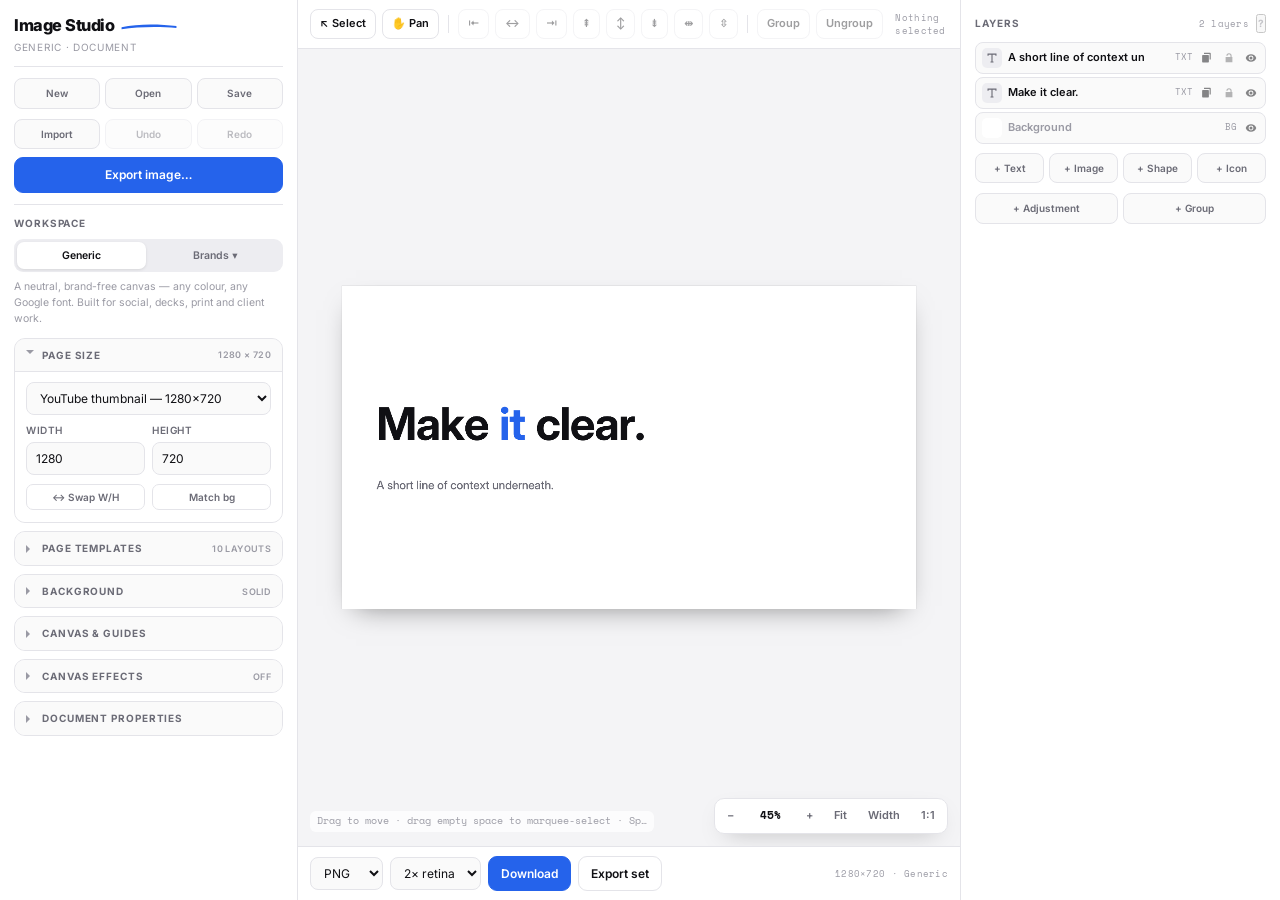
<file: image-studiov2.html>
<!doctype html>
<html lang="en">
<head>
<meta charset="utf-8">
<meta name="viewport" content="width=device-width,initial-scale=1,viewport-fit=cover,maximum-scale=1,user-scalable=no">
<title>Image Studio</title>
<link rel="preconnect" href="https://fonts.googleapis.com">
<link rel="preconnect" href="https://fonts.gstatic.com" crossorigin>
<link href="https://fonts.googleapis.com/css2?family=Bricolage+Grotesque:opsz,wght@12..96,200..800&family=Big+Shoulders+Display:wght@100..900&family=Hanken+Grotesk:ital,wght@0,100..900;1,100..900&family=Instrument+Serif:ital@0;1&family=Kaushan+Script&family=Space+Mono:ital,wght@0,400;0,700;1,400&family=Space+Grotesk:wght@300..700&family=Inter:ital,opsz,wght@0,14..32,100..900;1,14..32,100..900&display=swap" rel="stylesheet">
<style>
/* ==========================================================================
   TOKENS — repainted per workspace by applyTheme()
   ========================================================================== */
:root{
  --paper:#FFFFFF; --tile:#FAFAFA; --ink:#101014; --soft:#6B6B76; --dim:#9A9AA4; --hair:#E4E4E9;
  --coral:#2563EB; --chrome:#F4F4F6; --sunk:#EDEDF1;
  --fd:"Inter",system-ui,sans-serif;
  --fb:"Inter",system-ui,sans-serif;
  --fm:"Space Mono",ui-monospace,monospace;
  --fs:"Kaushan Script",cursive;
  --rail-l:298px; --rail-r:320px;
  --ruler:20px;
}
*{margin:0;padding:0;box-sizing:border-box;-webkit-tap-highlight-color:transparent}
html,body{height:100%}
body{background:var(--chrome);color:var(--ink);font-family:var(--fb);font-size:13px;line-height:1.45;
  -webkit-font-smoothing:antialiased;overscroll-behavior:none}
button,input,select,textarea{font:inherit;color:inherit}
:focus-visible{outline:2px solid var(--coral);outline-offset:1px}

/* ---------- password gate (workspace-level) ---------- */
#gate{position:fixed;inset:0;z-index:200;background:rgba(16,16,20,.55);backdrop-filter:blur(6px);
  display:none;place-items:center;padding:24px}
#gate.on{display:grid}
#gate .card{max-width:340px;width:100%;text-align:center;background:var(--paper);border-radius:16px;
  padding:28px 24px;box-shadow:0 40px 90px -30px rgba(0,0,0,.55)}
#gate h1{font-family:var(--fd);font-size:1.25rem;letter-spacing:-.03em;margin-bottom:4px}
#gate p{color:var(--soft);font-size:11px;letter-spacing:.05em;margin-bottom:18px;text-transform:uppercase}
#gate input{text-align:center;letter-spacing:.4em;font-size:16px;padding:12px}
#gate .err{color:#DC2626;font-size:11px;min-height:1.4em;margin-top:8px;letter-spacing:.03em}
#gate .row{display:flex;gap:8px;margin-top:12px}

/* ==========================================================================
   SHELL
   ========================================================================== */
.shell{display:grid;grid-template-columns:var(--rail-l) 1fr var(--rail-r);height:100dvh;overflow:hidden}
.hiddenapp{display:none!important}

.rail{background:var(--paper);overflow-y:auto;overflow-x:hidden;padding:14px;
  scrollbar-width:thin;scrollbar-color:var(--hair) transparent}
.rail::-webkit-scrollbar{width:8px}
.rail::-webkit-scrollbar-thumb{background:var(--hair);border-radius:8px}
.rail.left{border-right:1px solid var(--hair)}
.rail.right{border-left:1px solid var(--hair)}

.brandline{font-family:var(--fd);font-size:1.02rem;font-weight:800;letter-spacing:-.03em;
  display:flex;align-items:center;gap:7px}
.brandline svg{width:56px;height:8px;fill:var(--coral);flex:none}
.subline{color:var(--dim);font-size:10px;letter-spacing:.07em;text-transform:uppercase;margin:2px 0 12px}

/* ---------- collapsible groups ---------- */
.grp{border-top:1px solid var(--hair);padding:11px 0}
.grp:first-of-type{border-top:none}
.acc{border:1px solid var(--hair);border-radius:11px;margin-bottom:8px;overflow:hidden;background:var(--tile)}
.acc>summary{list-style:none;cursor:pointer;padding:9px 11px;display:flex;align-items:center;gap:7px;
  font-size:10px;letter-spacing:.09em;text-transform:uppercase;color:var(--soft);font-weight:700;
  user-select:none;background:var(--tile)}
.acc>summary::-webkit-details-marker{display:none}
.acc>summary::before{content:"";width:0;height:0;border:4px solid transparent;border-left-color:var(--dim);
  transition:transform .16s;flex:none;margin-right:1px}
.acc[open]>summary::before{transform:rotate(90deg) translateX(-1px)}
.acc>summary:hover{color:var(--ink)}
.acc>summary .cnt{margin-left:auto;color:var(--dim);font-size:9px;letter-spacing:.04em;font-weight:600}
.accbody{padding:10px 11px 12px;background:var(--paper);border-top:1px solid var(--hair)}

.lg{display:flex;align-items:center;gap:7px;font-size:10px;letter-spacing:.09em;text-transform:uppercase;
  color:var(--soft);font-weight:700;margin-bottom:9px}
.sublg{display:block;font-size:9px;letter-spacing:.09em;text-transform:uppercase;color:var(--dim);
  font-weight:700;margin:11px 0 6px}
.hint{margin-left:auto;font-size:9px;letter-spacing:.03em;color:var(--dim);text-transform:none;font-weight:500;
  font-family:var(--fm)}
.mut{color:var(--dim);font-size:10.5px;line-height:1.5;margin-top:7px}

/* ---------- controls ---------- */
.seg{display:grid;gap:5px;background:var(--sunk);padding:3px;border-radius:9px}
.seg.col2{grid-template-columns:repeat(2,1fr)} .seg.col3{grid-template-columns:repeat(3,1fr)}
.seg.col4{grid-template-columns:repeat(4,1fr)} .seg.col5{grid-template-columns:repeat(5,1fr)}
.seg button{border:0;background:transparent;border-radius:7px;padding:6px 4px;font-size:10.5px;font-weight:600;
  color:var(--soft);cursor:pointer;transition:.13s;white-space:nowrap;overflow:hidden;text-overflow:ellipsis}
.seg button:hover{color:var(--ink)}
.seg button[aria-pressed=true]{background:var(--paper);color:var(--ink);box-shadow:0 1px 3px rgba(0,0,0,.10)}
.seg.tiny button{padding:5px 2px;font-size:10px}

.btn{border:1px solid var(--hair);background:var(--paper);border-radius:9px;padding:8px 12px;font-size:12px;
  font-weight:600;cursor:pointer;transition:.13s;white-space:nowrap}
.btn:hover{border-color:var(--soft);transform:translateY(-1px)}
.btn.primary{background:var(--coral);border-color:var(--coral);color:#fff}
.btn.primary:hover{filter:brightness(1.06)}
.btn.sm{padding:6px 9px;font-size:11px;border-radius:8px}
.btn.danger{color:#DC2626;border-color:#f3c8c8}
.btn[disabled]{opacity:.4;pointer-events:none}
.mini-btn{border:1px solid var(--hair);background:var(--paper);border-radius:7px;padding:5px 8px;font-size:10px;
  font-weight:600;color:var(--soft);cursor:pointer;flex:1;transition:.13s}
.mini-btn:hover{border-color:var(--coral);color:var(--coral)}
.mini-btn.danger:hover{border-color:#DC2626;color:#DC2626}
.mini-btn[aria-pressed=true]{background:var(--coral);border-color:var(--coral);color:#fff}
.row{display:flex;gap:7px;align-items:center}
.numrow{display:grid;grid-template-columns:1fr 1fr;gap:7px}

.f{display:block;margin-bottom:9px}
.f>span{display:flex;align-items:center;font-size:10px;letter-spacing:.05em;color:var(--soft);
  margin-bottom:4px;text-transform:uppercase;font-weight:600}
.f .val{margin-left:auto;font-family:var(--fm);font-size:10px;color:var(--ink);letter-spacing:0;
  text-transform:none;font-weight:400}
input[type=text],input[type=number],input[type=password],select,textarea{width:100%;border:1px solid var(--hair);
  background:var(--tile);border-radius:8px;padding:7px 9px;font-size:12px;transition:.13s}
input:focus,select:focus,textarea:focus{border-color:var(--coral);background:var(--paper);outline:none}
textarea{resize:vertical;min-height:52px;font-family:var(--fb)}
input[type=color]{width:34px;height:30px;border:1px solid var(--hair);border-radius:7px;background:var(--tile);
  padding:2px;cursor:pointer;flex:none}
input[type=range]{-webkit-appearance:none;width:100%;height:16px;background:transparent;cursor:pointer}
input[type=range]::-webkit-slider-runnable-track{height:3px;background:var(--sunk);border-radius:3px}
input[type=range]::-webkit-slider-thumb{-webkit-appearance:none;width:13px;height:13px;border-radius:50%;
  background:var(--paper);border:2px solid var(--coral);margin-top:-5px;box-shadow:0 1px 3px rgba(0,0,0,.2)}
input[type=range]::-moz-range-track{height:3px;background:var(--sunk);border-radius:3px}
input[type=range]::-moz-range-thumb{width:11px;height:11px;border-radius:50%;background:var(--paper);
  border:2px solid var(--coral)}
.chk{display:flex;align-items:center;gap:7px;font-size:11.5px;color:var(--soft);cursor:pointer;
  padding:4px 0;user-select:none}
.chk input{accent-color:var(--coral);width:13px;height:13px;flex:none;cursor:pointer}
.chk:hover{color:var(--ink)}
.colr{display:flex;gap:7px;align-items:center;margin-bottom:9px}

.swatches{display:flex;gap:6px;flex-wrap:wrap;margin-bottom:8px}
.swatches button{width:22px;height:22px;border-radius:50%;border:2px solid transparent;
  box-shadow:0 0 0 1px var(--hair);cursor:pointer;padding:0;transition:.13s}
.swatches button:hover{transform:scale(1.12)}
.swatches button[aria-pressed=true]{border-color:var(--paper);box-shadow:0 0 0 2px var(--coral)}

.grads{display:grid;grid-template-columns:repeat(6,1fr);gap:6px;margin-bottom:9px}
.grads button{aspect-ratio:1;border-radius:8px;border:2px solid transparent;box-shadow:0 0 0 1px var(--hair) inset;
  cursor:pointer;padding:0}
.grads button[aria-pressed=true]{box-shadow:0 0 0 2px var(--coral)}

.drop{border:1.5px dashed var(--hair);border-radius:11px;padding:16px 10px;text-align:center;font-size:11px;
  color:var(--soft);cursor:pointer;transition:.13s;background:var(--tile);line-height:1.5}
.drop:hover,.drop.over{border-color:var(--coral);color:var(--coral);background:var(--paper)}

/* place / align pads */
.place,.nudge{display:grid;grid-template-columns:repeat(3,1fr);gap:4px;margin-bottom:9px}
.place button,.nudge button{aspect-ratio:1;border:1px solid var(--hair);background:var(--tile);border-radius:7px;
  cursor:pointer;display:grid;place-items:center;transition:.13s;padding:0}
.place button:hover,.nudge button:hover{border-color:var(--coral);background:var(--paper)}
.place button[aria-pressed=true]{background:var(--coral);border-color:var(--coral)}
.place button i{width:5px;height:5px;border-radius:50%;background:var(--dim);display:block}
.place button[aria-pressed=true] i{background:#fff}
.nudge button{font-size:12px;color:var(--soft);font-weight:600}
.nudge button.mid{border:0;background:transparent;pointer-events:none}
.nudgehint{font-size:9.5px;color:var(--dim);margin:-4px 0 9px;font-family:var(--fm)}

/* templates */
.tpl{display:grid;grid-template-columns:1fr 1fr;gap:7px}
.tpl button{border:1px solid var(--hair);background:var(--tile);border-radius:9px;padding:0;cursor:pointer;
  overflow:hidden;transition:.13s;text-align:left}
.tpl button:hover{border-color:var(--coral);transform:translateY(-1px)}
.tpl button[aria-pressed=true]{border-color:var(--coral);box-shadow:0 0 0 1px var(--coral)}
.tpl .thumb{width:100%;aspect-ratio:16/9;display:block;object-fit:cover;background:var(--sunk)}
.tpl .tname{display:block;padding:5px 6px;font-size:9.5px;font-weight:600;color:var(--soft);
  white-space:nowrap;overflow:hidden;text-overflow:ellipsis}

/* ==========================================================================
   STAGE
   ========================================================================== */
.stage{display:flex;flex-direction:column;min-width:0;background:var(--chrome);position:relative}
.stagetop{display:flex;gap:6px;padding:9px 12px;border-bottom:1px solid var(--hair);background:var(--paper);
  align-items:center;flex:none;overflow-x:auto;scrollbar-width:none}
.stagetop::-webkit-scrollbar{display:none}
.stagetop .sp{width:1px;height:18px;background:var(--hair);margin:0 3px;flex:none}
.stagetop .grow{flex:1}

.viewport{flex:1;position:relative;overflow:hidden;min-height:0;
  background:var(--chrome) ;touch-action:none}
.viewport.panning{cursor:grabbing}
.viewport.spacing{cursor:grab}

/* rulers */
#rulerTop,#rulerLeft,#rulerCorner{position:absolute;background:var(--paper);z-index:3;display:none}
.rulers #rulerTop,.rulers #rulerLeft,.rulers #rulerCorner{display:block}
#rulerTop{top:0;left:var(--ruler);right:0;height:var(--ruler);border-bottom:1px solid var(--hair);cursor:ns-resize}
#rulerLeft{top:var(--ruler);left:0;bottom:0;width:var(--ruler);border-right:1px solid var(--hair);cursor:ew-resize}
#rulerCorner{top:0;left:0;width:var(--ruler);height:var(--ruler);border-right:1px solid var(--hair);
  border-bottom:1px solid var(--hair);cursor:pointer;z-index:4}
#rulerCorner::after{content:"";position:absolute;inset:6px;border:1px solid var(--dim);border-radius:2px;
  border-top-color:transparent;border-left-color:transparent}
.scroller{position:absolute;inset:0;overflow:hidden}
.rulers .scroller{inset:var(--ruler) 0 0 var(--ruler)}

.canvhost{position:absolute;transform-origin:0 0;will-change:transform}
#cv{display:block;box-shadow:0 24px 60px -30px rgba(0,0,0,.5),0 0 0 1px rgba(0,0,0,.09);
  background:#fff;background-image:
    linear-gradient(45deg,#e9e9ee 25%,transparent 25%),linear-gradient(-45deg,#e9e9ee 25%,transparent 25%),
    linear-gradient(45deg,transparent 75%,#e9e9ee 75%),linear-gradient(-45deg,transparent 75%,#e9e9ee 75%);
  background-size:16px 16px;background-position:0 0,0 8px,8px -8px,-8px 0}
#overlay{position:absolute;inset:0;pointer-events:none}

/* marquee */
#marquee{position:absolute;border:1px solid var(--coral);background:rgba(37,99,235,.10);display:none;
  pointer-events:none;z-index:5}

.zoombar{position:absolute;right:12px;bottom:12px;display:flex;gap:5px;background:var(--paper);
  border:1px solid var(--hair);border-radius:10px;padding:4px;z-index:6;
  box-shadow:0 8px 24px -12px rgba(0,0,0,.35)}
.zoombar button{border:0;background:transparent;border-radius:7px;padding:5px 8px;font-size:11px;font-weight:600;
  color:var(--soft);cursor:pointer;white-space:nowrap}
.zoombar button:hover{background:var(--sunk);color:var(--ink)}
.zoombar .zval{font-family:var(--fm);font-size:10.5px;min-width:46px;text-align:center;color:var(--ink)}

.bar{display:flex;gap:7px;padding:9px 12px;border-top:1px solid var(--hair);background:var(--paper);
  align-items:center;flex:none;flex-wrap:wrap}
.status{position:absolute;left:12px;bottom:14px;font-size:10px;color:var(--dim);font-family:var(--fm);
  pointer-events:none;z-index:6;background:rgba(255,255,255,.75);padding:3px 7px;border-radius:6px;
  max-width:52%;white-space:nowrap;overflow:hidden;text-overflow:ellipsis}

/* ==========================================================================
   LAYERS TREE
   ========================================================================== */
.layers{display:flex;flex-direction:column;gap:3px;max-height:38vh;overflow-y:auto;margin-bottom:9px;
  scrollbar-width:thin}
.layer{display:flex;align-items:center;gap:6px;border:1px solid var(--hair);background:var(--tile);
  border-radius:8px;padding:5px 6px;cursor:pointer;transition:.1s;position:relative}
.layer:hover{border-color:var(--soft)}
.layer[aria-selected=true]{border-color:var(--coral);box-shadow:0 0 0 1px var(--coral) inset;background:var(--paper)}
.layer.drop-above::before,.layer.drop-below::after{content:"";position:absolute;left:0;right:0;height:2px;
  background:var(--coral);border-radius:2px}
.layer.drop-above::before{top:-2px} .layer.drop-below::after{bottom:-2px}
.layer .tw{width:20px;height:20px;border-radius:5px;background:var(--sunk);flex:none;display:grid;
  place-items:center;overflow:hidden}
.layer .tw svg{width:12px;height:12px;fill:var(--soft)}
.layer .tw img{width:100%;height:100%;object-fit:cover}
.layer .nm{flex:1;font-size:11px;font-weight:600;white-space:nowrap;overflow:hidden;text-overflow:ellipsis}
.layer .nm input{padding:2px 4px;font-size:11px;border-radius:4px}
.layer .kd{font-size:8.5px;color:var(--dim);font-family:var(--fm);flex:none}
.layer .ico{border:0;background:transparent;padding:2px;cursor:pointer;border-radius:4px;flex:none;
  display:grid;place-items:center;opacity:.5;transition:.1s}
.layer .ico:hover{opacity:1;background:var(--sunk)}
.layer .ico[aria-pressed=true]{opacity:1;color:var(--coral)}
.layer .ico svg{width:12px;height:12px;fill:currentColor;display:block}
.layer.hid{opacity:.45}
.layer.lock .nm{color:var(--dim)}
.layer .tog{width:12px;flex:none;border:0;background:transparent;cursor:pointer;color:var(--dim);font-size:9px;
  padding:0}
.lchild{padding-left:14px}
.lfx{display:flex;align-items:center;gap:5px;font-size:9.5px;color:var(--soft);padding:2px 6px 2px 26px;
  border-radius:6px;cursor:pointer}
.lfx:hover{background:var(--sunk)}
.lfx .dot{width:5px;height:5px;border-radius:50%;background:var(--coral);flex:none}
.lfx .x{margin-left:auto;opacity:.5}
.lfx.off{opacity:.4}

.addbar{display:grid;grid-template-columns:repeat(4,1fr);gap:5px;margin-bottom:10px}
.addbar button{border:1px solid var(--hair);background:var(--tile);border-radius:8px;padding:7px 2px;
  font-size:10px;font-weight:600;color:var(--soft);cursor:pointer;transition:.13s}
.addbar button:hover{border-color:var(--coral);color:var(--coral);transform:translateY(-1px)}

.pill{margin-left:auto;font-size:8.5px;font-family:var(--fm);background:var(--sunk);color:var(--soft);
  padding:2px 6px;border-radius:20px;text-transform:none;letter-spacing:0}

.tabs{display:grid;grid-template-columns:repeat(4,1fr);gap:0;border-bottom:1px solid var(--hair);margin:10px 0}
.tabs button{border:0;background:transparent;padding:7px 2px;font-size:10px;font-weight:700;color:var(--dim);
  cursor:pointer;border-bottom:2px solid transparent;margin-bottom:-1px;letter-spacing:.05em;
  text-transform:uppercase;transition:.13s}
.tabs button:hover{color:var(--soft)}
.tabs button[aria-pressed=true]{color:var(--coral);border-bottom-color:var(--coral)}

.fxcard{border:1px solid var(--hair);border-radius:10px;padding:8px 10px;margin-bottom:7px;background:var(--tile)}
.fxcard .fxbody{margin-top:8px;padding-top:8px;border-top:1px solid var(--hair)}
.chips{display:flex;gap:5px;flex-wrap:wrap}
.chips button{border:1px solid var(--hair);background:var(--paper);border-radius:20px;padding:3px 9px;
  font-size:10.5px;cursor:pointer;color:var(--soft);transition:.13s}
.chips button[aria-pressed=true]{background:var(--coral);border-color:var(--coral);color:#fff}
.wordbox{border:1px solid var(--hair);border-radius:10px;padding:9px;margin-bottom:9px;background:var(--tile)}

.shapepick{display:grid;grid-template-columns:repeat(5,1fr);gap:6px;margin-bottom:6px}
.shapepick button{aspect-ratio:1;border:1px solid var(--hair);background:var(--tile);border-radius:9px;
  cursor:pointer;padding:5px;transition:.13s}
.shapepick button:hover{border-color:var(--coral);transform:translateY(-1px)}
.shapepick button[aria-pressed=true]{border-color:var(--coral);box-shadow:0 0 0 1px var(--coral)}
.shapepick svg{width:100%;height:100%;fill:var(--soft)}
.shapepick button:hover svg{fill:var(--coral)}

.itabs{display:flex;gap:5px;margin-bottom:8px;flex-wrap:wrap}
.itabs button{border:1px solid var(--hair);background:var(--tile);border-radius:20px;padding:3px 9px;
  font-size:10px;font-weight:600;color:var(--soft);cursor:pointer}
.itabs button[aria-pressed=true]{background:var(--coral);border-color:var(--coral);color:#fff}
.ipick{display:grid;grid-template-columns:repeat(5,1fr);gap:6px;max-height:190px;overflow-y:auto;
  scrollbar-width:thin}
.ipick button{aspect-ratio:1;border:1px solid var(--hair);background:var(--tile);border-radius:9px;
  cursor:pointer;padding:6px;transition:.13s;display:grid;place-items:center}
.ipick button:hover{border-color:var(--coral);transform:translateY(-1px)}
.ipick img{width:100%;height:100%;object-fit:contain;pointer-events:none}
.ipickhelp{font-size:9.5px;color:var(--dim);margin-top:7px;line-height:1.5}

/* context menu */
#ctx{position:fixed;z-index:150;background:var(--paper);border:1px solid var(--hair);border-radius:10px;
  padding:4px;min-width:172px;box-shadow:0 20px 50px -18px rgba(0,0,0,.42);display:none}
#ctx.on{display:block}
#ctx button{display:flex;width:100%;align-items:center;gap:9px;border:0;background:transparent;border-radius:7px;
  padding:6px 9px;font-size:11.5px;cursor:pointer;text-align:left;color:var(--ink)}
#ctx button:hover{background:var(--sunk)}
#ctx button[disabled]{opacity:.35;pointer-events:none}
#ctx button .k{margin-left:auto;font-family:var(--fm);font-size:9px;color:var(--dim)}
#ctx .sep{height:1px;background:var(--hair);margin:4px 2px}
#ctx button.danger{color:#DC2626}

/* modal */
#modal{position:fixed;inset:0;z-index:180;background:rgba(16,16,20,.5);backdrop-filter:blur(4px);
  display:none;place-items:center;padding:20px}
#modal.on{display:grid}
#modal .card{background:var(--paper);border-radius:14px;padding:20px;max-width:380px;width:100%;
  box-shadow:0 40px 90px -30px rgba(0,0,0,.55)}
#modal h2{font-family:var(--fd);font-size:1rem;letter-spacing:-.02em;margin-bottom:4px}
#modal p{color:var(--soft);font-size:11.5px;margin-bottom:14px}
#modal .row{margin-top:14px;justify-content:flex-end}

/* toast */
#toast{position:fixed;left:50%;bottom:24px;transform:translateX(-50%) translateY(20px);z-index:190;
  background:var(--ink);color:var(--paper);font-size:11.5px;padding:9px 16px;border-radius:20px;
  opacity:0;pointer-events:none;transition:.22s}
#toast.on{opacity:1;transform:translateX(-50%) translateY(0)}

/* mobile chrome (hidden on desktop) */
.mobtop,.mobtabs,.mobsheet-grab{display:none}

/* ==========================================================================
   MOBILE — top: collapsible doc toolbar · centre: fixed canvas · bottom: object
   ========================================================================== */
@media (max-width:900px){
  body{font-size:14px}
  .shell{display:flex;flex-direction:column;height:100dvh}

  /* TOP — collapsible document toolbar */
  .mobtop{display:flex;align-items:center;gap:6px;padding:8px 10px;background:var(--paper);
    border-bottom:1px solid var(--hair);flex:none;z-index:20}
  .mobtop .brandline{font-size:.9rem;flex:1;min-width:0}
  .mobtop .brandline svg{display:none}
  .mobtop button{border:1px solid var(--hair);background:var(--tile);border-radius:8px;padding:6px 9px;
    font-size:11px;font-weight:600;color:var(--soft);cursor:pointer;flex:none}
  .mobtop button[aria-pressed=true]{background:var(--coral);border-color:var(--coral);color:#fff}

  .rail.left{position:absolute;top:0;left:0;right:0;z-index:19;max-height:72dvh;
    border-right:0;border-bottom:1px solid var(--hair);padding-top:56px;
    transform:translateY(-102%);transition:transform .22s cubic-bezier(.22,1,.36,1);
    box-shadow:0 30px 60px -25px rgba(0,0,0,.4);overscroll-behavior:contain}
  .rail.left.open{transform:translateY(0)}
  .rail.left .brandline,.rail.left .subline{display:none}

  /* CENTRE — fixed canvas */
  .stage{flex:1;min-height:0}
  .stagetop{display:none}
  .viewport{touch-action:none}
  .bar{display:none}
  .zoombar{right:8px;bottom:calc(var(--sheet,164px) + 8px)}
  .status{display:none}

  /* BOTTOM — object properties sheet */
  .rail.right{position:relative;border-left:0;border-top:1px solid var(--hair);flex:none;
    height:var(--sheet,164px);padding:0 12px 12px;transition:height .22s cubic-bezier(.22,1,.36,1);
    overscroll-behavior:contain}
  .rail.right.tall{height:62dvh}
  .mobsheet-grab{display:block;position:sticky;top:0;background:var(--paper);padding:7px 0 5px;z-index:5;
    cursor:grab;border:0;width:100%}
  .mobsheet-grab::before{content:"";display:block;width:34px;height:4px;border-radius:4px;
    background:var(--hair);margin:0 auto}
  .mobtabs{display:grid;grid-template-columns:repeat(3,1fr);gap:5px;background:var(--sunk);padding:3px;
    border-radius:9px;position:sticky;top:16px;z-index:5;margin-bottom:9px}
  .mobtabs button{border:0;background:transparent;border-radius:7px;padding:6px;font-size:11px;
    font-weight:600;color:var(--soft);cursor:pointer}
  .mobtabs button[aria-pressed=true]{background:var(--paper);color:var(--ink);box-shadow:0 1px 3px rgba(0,0,0,.1)}
  .layers{max-height:none}

  /* bigger touch targets */
  .seg button{padding:9px 4px;font-size:11.5px}
  .btn,.mini-btn{padding:9px 12px;font-size:12px}
  .addbar button{padding:11px 2px;font-size:11px}
  .layer{padding:8px 7px}
  .layer .ico{padding:5px;opacity:.75}
  .layer .ico svg{width:14px;height:14px}
  .chk{padding:7px 0}
  .chk input{width:17px;height:17px}
  input[type=range]{height:26px}
  input[type=range]::-webkit-slider-thumb{width:17px;height:17px;margin-top:-7px}
  .place button,.nudge button{border-radius:9px}
  #ctx button{padding:10px 11px;font-size:13px}
  .ipick{grid-template-columns:repeat(4,1fr)}
  .tpl{grid-template-columns:1fr 1fr 1fr}
}
@media (max-width:520px){
  .tpl{grid-template-columns:1fr 1fr}
  .ipick{grid-template-columns:repeat(3,1fr)}
  .addbar{grid-template-columns:repeat(2,1fr)}
}
@media print{ .rail,.stagetop,.bar,.zoombar{display:none} }
</style>
</head>
<body>
<!-- ================= WORKSPACE PASSWORD GATE ================= -->
<div id="gate" role="dialog" aria-modal="true">
  <div class="card">
    <h1 id="gateTitle">Locked workspace</h1>
    <p>Enter passcode</p>
    <input type="password" id="gpw" inputmode="numeric" autocomplete="off" aria-label="Passcode">
    <div class="err" id="gerr"></div>
    <div class="row">
      <button class="btn" id="gcancel" style="flex:1">Cancel</button>
      <button class="btn primary" id="gbtn" style="flex:1">Unlock</button>
    </div>
  </div>
</div>

<div class="shell" id="app">

<!-- ================= MOBILE TOP BAR ================= -->
<div class="mobtop">
  <button id="mobDoc" aria-pressed="false" title="Document controls">☰ Document</button>
  <div class="brandline" id="mobTitle">Image Studio</div>
  <button id="mobExport">Export</button>
</div>

<!-- ================= LEFT RAIL — DOCUMENT ================= -->
<aside class="rail left" id="railLeft">
  <div class="brandline">Image Studio
    <svg viewBox="0 0 200 12" preserveAspectRatio="none" aria-hidden="true">
      <path d="M2 8 C 60 2, 140 3, 198 6 L 198 9 C 140 7, 60 7, 2 11 Z"/>
    </svg>
  </div>
  <p class="subline" id="subline">Document · page · workspace</p>

  <!-- ---------- PRIMARY ACTIONS ---------- -->
  <div class="grp">
    <div class="addbar" style="grid-template-columns:repeat(3,1fr)">
      <button id="newProj" title="New document (Ctrl+N)">New</button>
      <button id="openProj" title="Open project (Ctrl+O)">Open</button>
      <button id="saveProj" title="Save project (Ctrl+S)">Save</button>
    </div>
    <div class="addbar" style="grid-template-columns:repeat(3,1fr);margin-bottom:8px">
      <button id="importBtn" title="Import image or SVG">Import</button>
      <button id="undoBtn" title="Undo (Ctrl+Z)">Undo</button>
      <button id="redoBtn" title="Redo (Ctrl+Shift+Z)">Redo</button>
    </div>
    <button class="btn primary" id="exportBtn" style="width:100%">Export image…</button>
    <input type="file" id="projFile" accept=".json,application/json" hidden>
    <input type="file" id="importFile" accept="image/*,.svg" hidden multiple>
  </div>

  <!-- ---------- WORKSPACE ---------- -->
  <div class="grp">
    <span class="lg">Workspace</span>
    <div class="seg col2" id="wsSeg" role="group" aria-label="Workspace">
      <button data-v="gen" aria-pressed="true">Generic</button>
      <button data-v="__brands" aria-pressed="false">Brands ▾</button>
    </div>
    <div id="brandDrop" hidden style="margin-top:7px">
      <div class="seg col2" id="brandSeg" role="group" aria-label="Brand workspace">
        <button data-v="iim" aria-pressed="false">Irfan Ismail M 🔒</button>
        <button data-v="ico" aria-pressed="false">Irfan &amp; Co 🔒</button>
      </div>
    </div>
    <p class="mut" id="wsNote"></p>
  </div>

  <!-- ---------- PAGE ---------- -->
  <details class="acc" id="accPage" open>
    <summary>Page size <span class="cnt" id="sizeHint">1280 × 720</span></summary>
    <div class="accbody">
      <select id="sizePreset" style="margin-bottom:8px"></select>
      <div class="numrow">
        <label class="f"><span>Width</span><input type="number" id="cw" value="1280" min="16" max="8000"></label>
        <label class="f"><span>Height</span><input type="number" id="ch" value="720" min="16" max="8000"></label>
      </div>
      <div class="row">
        <button class="mini-btn" id="swapWH">↔ Swap W/H</button>
        <button class="mini-btn" id="fitBg" title="Match the page to the background image ratio">Match bg</button>
      </div>
    </div>
  </details>

  <!-- ---------- TEMPLATES ---------- -->
  <details class="acc" id="accTpl">
    <summary>Page templates <span class="cnt" id="tplCnt"></span></summary>
    <div class="accbody"><div class="tpl" id="tpl"></div></div>
  </details>

  <!-- ---------- BACKGROUND ---------- -->
  <details class="acc" id="accBg">
    <summary>Background <span class="cnt" id="bgHint">solid</span></summary>
    <div class="accbody">
      <p class="mut" style="margin:0 0 9px">The background is a locked layer at the bottom of the stack — select it
        in Layers to edit it there too.</p>
      <div class="seg col4" id="bgMode" role="group" aria-label="Background type">
        <button data-v="none" aria-pressed="false">None</button>
        <button data-v="solid" aria-pressed="true">Solid</button>
        <button data-v="gradient" aria-pressed="false">Grad</button>
        <button data-v="image" aria-pressed="false">Image</button>
      </div>
      <div id="bgSolid" hidden style="margin-top:9px">
        <label class="f"><span>Fill colour</span>
          <span class="colr"><input type="color" id="bgColor" value="#FFFFFF" aria-label="Background colour">
          <input type="text" id="bgColorT" value="#FFFFFF" spellcheck="false" style="flex:1"></span>
        </label>
        <div class="swatches" id="bgSwatch"></div>
      </div>
      <div id="bgGrad" hidden style="margin-top:9px">
        <span class="sublg">Presets</span>
        <div class="grads" id="bgPresets"></div>
        <div class="numrow">
          <label class="f"><span>From</span><input type="color" id="bgC1" value="#FF5A3C" style="width:100%;height:30px"></label>
          <label class="f"><span>To</span><input type="color" id="bgC2" value="#FFB020" style="width:100%;height:30px"></label>
        </div>
        <label class="f"><span>Angle <b class="val" id="bgAngV">135°</b></span><input type="range" id="bgAng" min="0" max="360" value="135"></label>
        <label class="chk"><input type="checkbox" id="bgRadial"> Radial instead of linear</label>
      </div>
      <div id="bgImage" hidden style="margin-top:9px">
        <div class="drop" id="bgDrop" tabindex="0" role="button">Drop an image, or click to choose<br>
          <span style="color:var(--dim)">Covers the whole page</span></div>
        <input type="file" id="bgFile" accept="image/*,.svg" hidden>
        <div id="bgControls" hidden>
          <label class="f" style="margin-top:11px"><span>Zoom <b class="val" id="bgZoomV">100%</b></span><input type="range" id="bgZoom" min="100" max="400" value="100"></label>
          <label class="f"><span>Focus across <b class="val" id="bgFxV">50%</b></span><input type="range" id="bgFx" min="0" max="100" value="50"></label>
          <label class="f"><span>Focus down <b class="val" id="bgFyV">50%</b></span><input type="range" id="bgFy" min="0" max="100" value="50"></label>
          <label class="f"><span>Darken for text <b class="val" id="bgDarkV">0%</b></span><input type="range" id="bgDark" min="0" max="90" value="0"></label>
          <label class="f"><span>Blur <b class="val" id="bgBlurV">0</b></span><input type="range" id="bgBlur" min="0" max="40" value="0"></label>
          <label class="f"><span>Saturation <b class="val" id="bgSatV">100%</b></span><input type="range" id="bgSat" min="0" max="200" value="100"></label>
          <label class="chk"><input type="checkbox" id="bgGradOv"> Bottom gradient (for captions)</label>
          <button class="mini-btn" id="bgClear" style="width:100%;margin-top:7px">Clear image</button>
        </div>
      </div>
    </div>
  </details>

  <!-- ---------- CANVAS / GUIDES ---------- -->
  <details class="acc" id="accCanvas">
    <summary>Canvas &amp; guides</summary>
    <div class="accbody">
      <label class="chk"><input type="checkbox" id="optRulers"> Rulers <span class="hint">Ctrl+R</span></label>
      <label class="chk"><input type="checkbox" id="optGuides" checked> Show guides <span class="hint">Ctrl+;</span></label>
      <label class="chk"><input type="checkbox" id="optSnap" checked> Snap to guides &amp; edges</label>
      <label class="chk"><input type="checkbox" id="optGrid"> Grid</label>
      <label class="f" id="gridSizeWrap" hidden><span>Grid size <b class="val" id="gridSizeV">50px</b></span><input type="range" id="gridSize" min="10" max="200" step="5" value="50"></label>
      <p class="mut" style="margin:2px 0 8px">Drag from a ruler onto the page to place a guide. Drag it back to a
        ruler to remove it.</p>
      <div class="row"><button class="mini-btn" id="clearGuides">Clear guides</button></div>
      <span class="sublg">Safe areas &amp; margins</span>
      <label class="chk"><input type="checkbox" id="optSafe"> Show safe area</label>
      <select id="safePreset" style="margin-bottom:8px">
        <option value="5">Margin 5%</option>
        <option value="8" selected>Margin 8%</option>
        <option value="10">Margin 10%</option>
        <option value="title">Title safe (10% / 5%)</option>
        <option value="print">Print bleed + trim (3mm)</option>
        <option value="reel">Reel safe (UI zones)</option>
        <option value="thumb">YouTube thumbnail safe</option>
      </select>
    </div>
  </details>

  <!-- ---------- CANVAS-WIDE FILM EFFECTS ---------- -->
  <details class="acc" id="accFilm">
    <summary>Canvas effects <span class="cnt" id="filmCnt">off</span></summary>
    <div class="accbody">
      <p class="mut" style="margin:0 0 9px">These grade the whole page. For effects on a single object, select it and
        use the <b>Effects</b> tab on the right.</p>
      <div class="row" style="margin-bottom:9px"><button class="mini-btn" id="fxReset">Reset all</button></div>
      <div id="fxHost"></div>
    </div>
  </details>

  <!-- ---------- DOCUMENT PROPERTIES ---------- -->
  <details class="acc" id="accDoc">
    <summary>Document properties</summary>
    <div class="accbody">
      <label class="f"><span>File name</span><input type="text" id="docName" value="untitled" spellcheck="false"></label>
      <label class="f"><span>Notes</span><textarea id="docNotes" rows="2" placeholder="Client, brief, version…"></textarea></label>
      <div id="docStats" class="mut" style="font-family:var(--fm);line-height:1.7"></div>
      <span class="sublg">Theme</span>
      <div class="seg col2" id="theme" role="group" aria-label="Theme">
        <button data-v="bright" aria-pressed="true">Bright</button>
        <button data-v="dark" aria-pressed="false">Dark</button>
      </div>
      <span class="sublg">Accent</span>
      <div class="swatches" id="accent"></div>
      <span class="sublg">Help</span>
      <div class="row"><button class="mini-btn" id="docsBtn">Documentation</button>
      <button class="mini-btn" id="keysBtn">Shortcuts</button></div>
    </div>
  </details>
</aside>

<!-- ================= STAGE ================= -->
<main class="stage">
  <div class="stagetop">
    <button class="btn sm" id="tSelect" aria-pressed="true" title="Select tool (V)">↖ Select</button>
    <button class="btn sm" id="tHand" aria-pressed="false" title="Pan tool (H) — or hold Space">✋ Pan</button>
    <div class="sp"></div>
    <button class="btn sm" id="alignL" title="Align left">⇤</button>
    <button class="btn sm" id="alignCH" title="Centre horizontally">↔</button>
    <button class="btn sm" id="alignR" title="Align right">⇥</button>
    <button class="btn sm" id="alignT" title="Align top">⇞</button>
    <button class="btn sm" id="alignCV" title="Centre vertically">↕</button>
    <button class="btn sm" id="alignB" title="Align bottom">⇟</button>
    <button class="btn sm" id="distH" title="Distribute horizontally">⇹</button>
    <button class="btn sm" id="distV" title="Distribute vertically">⇳</button>
    <div class="sp"></div>
    <button class="btn sm" id="grpBtn" title="Group (Ctrl+G)">Group</button>
    <button class="btn sm" id="ungrpBtn" title="Ungroup (Ctrl+Shift+G)">Ungroup</button>
    <div class="grow"></div>
    <span class="hint" id="selHint">Nothing selected</span>
  </div>

  <div class="viewport" id="viewport">
    <div id="rulerCorner" title="Toggle rulers"></div>
    <canvas id="rulerTop"></canvas>
    <canvas id="rulerLeft"></canvas>
    <div class="scroller" id="scroller">
      <div class="canvhost" id="canvhost">
        <canvas id="cv" width="1280" height="720" aria-label="Page"></canvas>
      </div>
      <canvas id="overlay"></canvas>
    </div>
    <div id="marquee"></div>
    <div class="zoombar">
      <button id="zOut" title="Zoom out (Ctrl+−)">−</button>
      <button class="zval" id="zVal" title="Reset to 100%">100%</button>
      <button id="zIn" title="Zoom in (Ctrl+=)">+</button>
      <button id="zFit" title="Fit to window (Ctrl+0)">Fit</button>
      <button id="zWidth" title="Fit width">Width</button>
      <button id="z100" title="Actual size (Ctrl+1)">1:1</button>
    </div>
    <p class="status" id="status">Drag to move · drag empty space to marquee-select · Space to pan</p>
  </div>

  <div class="bar">
    <select id="fmt" style="width:auto"><option value="png">PNG</option><option value="jpg">JPG</option><option value="webp">WebP</option></select>
    <select id="scale" style="width:auto"><option value="1">1×</option><option value="2" selected>2× retina</option><option value="3">3×</option></select>
    <button class="btn primary" id="dl">Download</button>
    <button class="btn" id="dlAll">Export set</button>
    <div class="grow" style="flex:1"></div>
    <span class="hint" id="barHint"></span>
  </div>
</main>

<!-- ================= RIGHT RAIL — OBJECT ================= -->
<aside class="rail right" id="railRight">
  <button class="mobsheet-grab" id="sheetGrab" aria-label="Expand panel"></button>
  <div class="mobtabs" id="mobTabs" role="group" aria-label="Panel">
    <button data-v="layers" aria-pressed="true">Layers</button>
    <button data-v="props" aria-pressed="false">Properties</button>
    <button data-v="add" aria-pressed="false">Add</button>
  </div>

  <div id="paneLayers">
    <div class="lg">Layers <span class="hint" id="layerCount">0</span>
      <button class="ico" id="layerHelp" title="Everything is a layer — including the background."
        style="opacity:.4">?</button>
    </div>
    <div class="layers" id="layers"></div>
  </div>

  <div id="paneAdd">
    <div class="addbar">
      <button id="addText">+ Text</button>
      <button id="addImage">+ Image</button>
      <button id="addShape">+ Shape</button>
      <button id="addIcon">+ Icon</button>
    </div>
    <div class="addbar" style="grid-template-columns:1fr 1fr">
      <button id="addAdjust">+ Adjustment</button>
      <button id="addGroup">+ Group</button>
    </div>
    <input type="file" id="objImgFile" accept="image/*,.svg" hidden multiple>

    <div id="shapePanel" hidden>
      <span class="sublg">Pick a shape <button class="mini-btn" id="shapeClose" style="flex:none">Close</button></span>
      <div class="shapepick" id="shapePick"></div>
    </div>

    <div id="iconPanel" hidden>
      <span class="sublg">Icon library <button class="mini-btn" id="iconClose" style="flex:none">Close</button></span>
      <div class="itabs" id="iTabs" role="group" aria-label="Icon category"></div>
      <input type="text" id="iSearch" placeholder="Search icons…" style="margin-bottom:9px" spellcheck="false">
      <div class="ipick" id="iPick"></div>
      <p class="ipickhelp">Click an icon to drop it on the page. Any icon can be recoloured once placed.
        You can also import your own SVG with <b>+ Image</b>.</p>
    </div>

    <div id="adjPanel" hidden>
      <span class="sublg">Adjustment layer <button class="mini-btn" id="adjClose" style="flex:none">Close</button></span>
      <div class="seg col3 tiny" id="adjPick" role="group" aria-label="Adjustment type" style="display:grid;grid-template-columns:1fr 1fr 1fr;gap:5px;background:transparent;padding:0"></div>
      <p class="ipickhelp">An adjustment layer affects everything below it. Give it a mask to keep the effect local.</p>
    </div>

    <div id="sigPanel" hidden>
      <span class="sublg">Brand text</span>
      <div class="addbar" style="grid-template-columns:1fr" id="sigHost"></div>
    </div>
  </div>

  <!-- INSPECTOR -->
  <div id="inspector" hidden>
    <div class="lg" style="border-top:1px solid var(--hair);padding-top:12px">
      <span id="selName">—</span>
      <span class="pill" id="selKind">—</span>
    </div>
    <div class="tabs" id="insTabs" role="group" aria-label="Inspector section">
      <button data-v="content" aria-pressed="true">Content</button>
      <button data-v="place" aria-pressed="false">Place</button>
      <button data-v="fx" aria-pressed="false">Effects</button>
      <button data-v="mask" aria-pressed="false">Mask</button>
    </div>

    <!-- ---------- CONTENT ---------- -->
    <section id="tabContent">
      <!-- multi -->
      <div id="cMulti" hidden>
        <p class="mut" id="multiNote" style="margin-top:0"></p>
        <span class="sublg">Align to selection</span>
        <div class="seg col3 tiny" id="mAlignH" role="group" aria-label="Align horizontally">
          <button data-v="left">Left</button><button data-v="cx">Centre</button><button data-v="right">Right</button>
        </div>
        <div class="seg col3 tiny" id="mAlignV" role="group" aria-label="Align vertically" style="margin-top:5px">
          <button data-v="top">Top</button><button data-v="cy">Middle</button><button data-v="bottom">Bottom</button>
        </div>
        <span class="sublg">Distribute</span>
        <div class="row">
          <button class="mini-btn" id="mDistH">Horizontally</button>
          <button class="mini-btn" id="mDistV">Vertically</button>
        </div>
        <span class="sublg">Align to page</span>
        <div class="row">
          <button class="mini-btn" id="mPageH">Centre H</button>
          <button class="mini-btn" id="mPageV">Centre V</button>
        </div>
        <span class="sublg">Whole selection</span>
        <label class="f"><span>Opacity <b class="val" id="mOpV">100%</b></span><input type="range" id="mOp" min="0" max="100" value="100"></label>
        <div class="row" style="margin-bottom:8px">
          <button class="mini-btn" id="mGroup">Group (Ctrl+G)</button>
          <button class="mini-btn" id="mDup">Duplicate</button>
        </div>
        <div class="row"><button class="mini-btn danger" id="mDel">Delete all</button></div>
      </div>

      <!-- background -->
      <div id="cBackground" hidden>
        <p class="mut" style="margin-top:0">The background layer always sits at the bottom. Edit its fill, gradient
          or image in <b>Background</b> on the left panel.</p>
        <button class="btn sm" id="bgJump" style="width:100%;margin-top:9px">Open background settings</button>
      </div>

      <!-- group -->
      <div id="cGroup" hidden>
        <p class="mut" style="margin-top:0" id="groupNote"></p>
        <label class="f" style="margin-top:9px"><span>Group name</span><input type="text" id="gName" spellcheck="false"></label>
        <div class="row" style="margin-bottom:8px">
          <button class="mini-btn" id="gUngroup">Ungroup (Ctrl+Shift+G)</button>
          <button class="mini-btn" id="gEnter">Select contents</button>
        </div>
      </div>

      <!-- text -->
      <div id="cText" hidden>
        <label class="f"><span>Words</span><textarea id="tText" rows="2" placeholder="Type your headline…"></textarea></label>
        <div class="seg col4 tiny" id="tList" role="group" aria-label="List style">
          <button data-v="none" aria-pressed="true">¶</button>
          <button data-v="bullet" aria-pressed="false">• List</button>
          <button data-v="number" aria-pressed="false">1. List</button>
          <button data-v="dash" aria-pressed="false">– List</button>
        </div>
        <div class="wordbox">
          <span class="sublg" style="margin-top:0">Emphasis — tap a word</span>
          <div class="chips" id="chips"></div>
          <div class="seg col5 tiny" id="deco" role="group" aria-label="Emphasis style" style="margin-top:8px">
            <button data-v="none" aria-pressed="false">None</button>
            <button data-v="accent" aria-pressed="false">Colour</button>
            <button data-v="underline" aria-pressed="true">Swash</button>
            <button data-v="highlight" aria-pressed="false">Block</button>
            <button data-v="marker" aria-pressed="false">Marker</button>
          </div>
          <div id="swashCtl" hidden>
            <span class="sublg">Swash</span>
            <label class="f"><span>Weight <b class="val" id="swWV">9%</b></span><input type="range" id="swW" min="1" max="40" value="9"></label>
            <label class="f"><span>Drop <b class="val" id="swDV">10%</b></span><input type="range" id="swD" min="-60" max="90" value="10"></label>
            <label class="f"><span>Arc <b class="val" id="swAV">30%</b></span><input type="range" id="swA" min="0" max="100" value="30"></label>
            <label class="f"><span>Tilt <b class="val" id="swTV">50%</b></span><input type="range" id="swT" min="0" max="100" value="50"></label>
            <label class="f"><span>Extend <b class="val" id="swEV">0%</b></span><input type="range" id="swE" min="-20" max="60" value="0"></label>
            <label class="f"><span>Taper <b class="val" id="swPV">55%</b></span><input type="range" id="swP" min="0" max="100" value="55"></label>
            <label class="f"><span>Opacity <b class="val" id="swOV">100%</b></span><input type="range" id="swO" min="10" max="100" value="100"></label>
            <div class="colr"><input type="color" id="swC" value="#FF5A3C" aria-label="Swash colour">
              <input type="text" id="swCT" value="#FF5A3C" spellcheck="false" style="flex:1"></div>
            <label class="chk"><input type="checkbox" id="swBehind"> Draw behind the text</label>
          </div>
          <div id="hlCtl" hidden>
            <span class="sublg">Highlighter</span>
            <div class="colr"><input type="color" id="hlC" value="#FFE566" aria-label="Highlight colour">
              <input type="text" id="hlCT" value="#FFE566" spellcheck="false" style="flex:1"></div>
            <label class="f"><span>Opacity <b class="val" id="hlOV">100%</b></span><input type="range" id="hlO" min="5" max="100" value="100"></label>
            <label class="f"><span>Padding <b class="val" id="hlPV">14%</b></span><input type="range" id="hlP" min="0" max="80" value="14"></label>
            <label class="f"><span>Corner radius <b class="val" id="hlRV">0%</b></span><input type="range" id="hlR" min="0" max="50" value="0"></label>
            <label class="f"><span>Offset Y <b class="val" id="hlYV">0%</b></span><input type="range" id="hlY" min="-50" max="50" value="0"></label>
            <div class="seg col3 tiny" id="hlStyle" role="group" aria-label="Highlight style">
              <button data-v="block" aria-pressed="true">Block</button>
              <button data-v="marker" aria-pressed="false">Marker</button>
              <button data-v="under" aria-pressed="false">Underline</button>
            </div>
          </div>
        </div>
        <span class="sublg" style="margin-top:0">Font</span>
        <select id="tFont" style="margin-bottom:8px"></select>
        <div class="row" style="margin-bottom:9px">
          <input type="text" id="gfName" placeholder="Any Google Font name…" spellcheck="false">
          <button class="mini-btn" id="gfAdd" style="flex:none">Load</button>
        </div>
        <label class="f"><span>Weight <b class="val" id="tWeightV">700</b></span><input type="range" id="tWeight" min="100" max="900" step="100" value="700"></label>
        <div class="seg col4 tiny" id="tCase" role="group" aria-label="Case">
          <button data-v="none" aria-pressed="true">Aa</button>
          <button data-v="upper" aria-pressed="false">AA</button>
          <button data-v="lower" aria-pressed="false">aa</button>
          <button data-v="title" aria-pressed="false">Ab</button>
        </div>
        <label class="chk"><input type="checkbox" id="tItalic"> Italic</label>
        <span class="sublg">Colour</span>
        <div class="swatches" id="tColor"></div>
        <div class="colr"><input type="color" id="tColorP" value="#101014" aria-label="Text colour">
          <input type="text" id="tColorT" value="#101014" spellcheck="false" style="flex:1"></div>
        <label class="f"><span>Size <b class="val" id="tSizeV">9%</b></span><input type="range" id="tSize" min="5" max="300" value="90"></label>
        <span class="sublg">Paragraph</span>
        <label class="f"><span>Line height <b class="val" id="tLhV">1.06</b></span><input type="range" id="tLh" min="70" max="250" value="106"></label>
        <label class="f"><span>Letter spacing <b class="val" id="tTrV">-0.030em</b></span><input type="range" id="tTr" min="-100" max="100" value="-30"></label>
        <label class="f"><span>Word spacing <b class="val" id="tWsV">0.00em</b></span><input type="range" id="tWs" min="-50" max="150" value="0"></label>
        <label class="f"><span>Paragraph spacing <b class="val" id="tPsV">0.35</b></span><input type="range" id="tPs" min="0" max="200" value="35"></label>
        <label class="f"><span>Indent first line <b class="val" id="tIndV">0</b></span><input type="range" id="tInd" min="0" max="200" value="0"></label>
        <label class="f"><span>Left indent <b class="val" id="tInd2V">0</b></span><input type="range" id="tInd2" min="0" max="200" value="0"></label>
        <label class="f"><span>Tab stop <b class="val" id="tTabV">8</b></span><input type="range" id="tTab" min="2" max="40" value="8"></label>
        <label class="f"><span>Max width <b class="val" id="tMwV">82%</b></span><input type="range" id="tMw" min="10" max="100" value="82"></label>
        <div class="seg col4 tiny" id="tAlign" role="group" aria-label="Align">
          <button data-v="left" aria-pressed="true">Left</button>
          <button data-v="center" aria-pressed="false">Centre</button>
          <button data-v="right" aria-pressed="false">Right</button>
          <button data-v="justify" aria-pressed="false">Just</button>
        </div>
        <label class="chk"><input type="checkbox" id="tRtl"> Right-to-left (RTL)</label>
        <label class="chk"><input type="checkbox" id="tPlate"> Paper chip behind the text</label>
      </div>

      <!-- image -->
      <div id="cImage" hidden>
        <div class="drop" id="objDrop" tabindex="0" role="button">Replace image — drop or click<br>
          <span style="color:var(--dim)">PNG · JPG · WebP · SVG</span></div>
        <label class="f" style="margin-top:10px"><span>Size <b class="val" id="iScaleV">60%</b></span><input type="range" id="iScale" min="1" max="400" value="60"></label>
        <label class="f"><span>Corner radius <b class="val" id="iRadV">0%</b></span><input type="range" id="iRad" min="0" max="50" value="0"></label>
        <label class="chk"><input type="checkbox" id="iFlip"> Flip horizontally</label>
        <label class="chk"><input type="checkbox" id="iFlipV"> Flip vertically</label>
        <span class="sublg">Adjust</span>
        <label class="f"><span>Brightness <b class="val" id="iBriV">100%</b></span><input type="range" id="iBri" min="0" max="200" value="100"></label>
        <label class="f"><span>Contrast <b class="val" id="iConV">100%</b></span><input type="range" id="iCon" min="0" max="200" value="100"></label>
        <label class="f"><span>Saturation <b class="val" id="iSatV">100%</b></span><input type="range" id="iSat" min="0" max="200" value="100"></label>
        <label class="f"><span>Blur <b class="val" id="iBlurV">0</b></span><input type="range" id="iBlur" min="0" max="30" value="0"></label>
        <p class="mut" id="svgNote" hidden>Vector SVG — scales cleanly at any export size.</p>
      </div>

      <!-- shape -->
      <div id="cShape" hidden>
        <span class="sublg" style="margin-top:0">Shape</span>
        <div class="shapepick" id="shapeSwap"></div>
        <label class="f"><span>Width <b class="val" id="sWV">30%</b></span><input type="range" id="sW" min="1" max="200" value="30"></label>
        <label class="f"><span>Height <b class="val" id="sHV">20%</b></span><input type="range" id="sH" min="1" max="200" value="20"></label>
        <label class="f"><span>Corner radius <b class="val" id="sRadV">0%</b></span><input type="range" id="sRad" min="0" max="50" value="0"></label>
        <span class="sublg">Fill</span>
        <div class="swatches" id="sFill"></div>
        <div class="colr"><input type="color" id="sFillP" value="#2563EB" aria-label="Fill colour">
          <input type="text" id="sFillT" value="#2563EB" spellcheck="false" style="flex:1"></div>
        <label class="chk"><input type="checkbox" id="sNoFill"> No fill (outline only)</label>
        <span class="sublg">Outline</span>
        <div class="colr"><input type="color" id="sStroke" value="#101014" aria-label="Outline colour">
          <input type="text" id="sStrokeT" value="#101014" spellcheck="false" style="flex:1"></div>
        <label class="f"><span>Outline width <b class="val" id="sSwV">0</b></span><input type="range" id="sSw" min="0" max="40" value="0"></label>
        <label class="f" id="sSidesWrap" hidden><span>Points / sides <b class="val" id="sSidesV">5</b></span><input type="range" id="sSides" min="3" max="12" value="5"></label>
      </div>

      <!-- icon -->
      <div id="cIcon" hidden>
        <div class="sublg" style="margin-top:0"><span id="iconName">—</span>
          <button class="mini-btn" id="iconSwap" style="flex:none">Change icon</button></div>
        <div class="seg col2 tiny" id="iMode" role="group" aria-label="Icon colour mode">
          <button data-v="original" aria-pressed="true">Original</button>
          <button data-v="mono" aria-pressed="false">Custom colour</button>
        </div>
        <div id="iColorWrap" hidden>
          <span class="sublg">Icon colour</span>
          <div class="swatches" id="iSwatch"></div>
          <div class="colr"><input type="color" id="iColor" value="#101014" aria-label="Icon colour">
            <input type="text" id="iColorT" value="#101014" spellcheck="false" style="flex:1"></div>
        </div>
        <label class="f"><span>Size <b class="val" id="icSizeV">14%</b></span><input type="range" id="icSize" min="1" max="120" value="14"></label>
        <span class="sublg">Backing plate</span>
        <div class="seg col3 tiny" id="iPlate" role="group" aria-label="Icon plate">
          <button data-v="none" aria-pressed="true">None</button>
          <button data-v="circle" aria-pressed="false">Circle</button>
          <button data-v="square" aria-pressed="false">Squircle</button>
        </div>
        <div id="iPlateWrap" hidden>
          <div class="colr" style="margin-top:9px"><input type="color" id="iPlateC" value="#FFFFFF" aria-label="Plate colour">
            <input type="text" id="iPlateT" value="#FFFFFF" spellcheck="false" style="flex:1"></div>
          <label class="f"><span>Plate padding <b class="val" id="iPadV">24%</b></span><input type="range" id="iPad" min="0" max="80" value="24"></label>
        </div>
      </div>

      <!-- adjustment -->
      <div id="cAdjust" hidden>
        <p class="mut" style="margin-top:0" id="adjNote"></p>
        <div id="adjBody"></div>
        <label class="chk" style="margin-top:8px"><input type="checkbox" id="adjClip"> Clip to layer below</label>
      </div>
    </section>

    <!-- ---------- PLACE ---------- -->
    <section id="tabPlace" hidden>
      <span class="sublg" style="margin-top:0">Position</span>
      <div class="numrow">
        <label class="f"><span>X %</span><input type="number" id="pX" step="0.1" min="-50" max="150"></label>
        <label class="f"><span>Y %</span><input type="number" id="pY" step="0.1" min="-50" max="150"></label>
      </div>
      <div class="numrow" style="margin-bottom:10px">
        <label class="f"><span>X px</span><input type="number" id="pXp" step="1"></label>
        <label class="f"><span>Y px</span><input type="number" id="pYp" step="1"></label>
      </div>
      <span class="sublg">Size</span>
      <div class="numrow" style="margin-bottom:6px">
        <label class="f"><span>W px</span><input type="number" id="pWp" step="1" min="1"></label>
        <label class="f"><span>H px</span><input type="number" id="pHp" step="1" min="1"></label>
      </div>
      <label class="chk" style="margin-bottom:8px"><input type="checkbox" id="pLockAR" checked> Lock aspect ratio</label>
      <span class="sublg">Nudge</span>
      <div class="nudge" id="nudgePad"></div>
      <p class="nudgehint">Arrow 1px · Shift+Arrow 10px</p>
      <span class="sublg">Snap to page</span>
      <div class="place" id="objPlace" aria-label="Snap position"></div>
      <span class="sublg">Align to page</span>
      <div class="seg col3 tiny" id="pAlignH" role="group" aria-label="Align horizontally">
        <button data-v="left">Left</button><button data-v="cx">Centre</button><button data-v="right">Right</button>
      </div>
      <div class="seg col3 tiny" id="pAlignV" role="group" aria-label="Align vertically" style="margin-top:5px">
        <button data-v="top">Top</button><button data-v="cy">Middle</button><button data-v="bottom">Bottom</button>
      </div>
      <label class="f" style="margin-top:10px"><span>Rotation <b class="val" id="pRotV">0°</b></span><input type="range" id="pRot" min="-180" max="180" value="0"></label>
      <div class="row" style="margin-bottom:10px">
        <button class="mini-btn" id="rot0">0°</button>
        <button class="mini-btn" id="rotL">−90°</button>
        <button class="mini-btn" id="rotR">+90°</button>
      </div>
      <label class="f"><span>Opacity <b class="val" id="pOpV">100%</b></span><input type="range" id="pOp" min="0" max="100" value="100"></label>
      <span class="sublg">Blend mode</span>
      <select id="pBlend" style="margin-bottom:10px">
        <option value="source-over">Normal</option>
        <option value="multiply">Multiply</option>
        <option value="screen">Screen</option>
        <option value="overlay">Overlay</option>
        <option value="darken">Darken</option>
        <option value="lighten">Lighten</option>
        <option value="color-dodge">Colour dodge</option>
        <option value="color-burn">Colour burn</option>
        <option value="hard-light">Hard light</option>
        <option value="soft-light">Soft light</option>
        <option value="difference">Difference</option>
        <option value="exclusion">Exclusion</option>
        <option value="hue">Hue</option>
        <option value="saturation">Saturation</option>
        <option value="color">Colour</option>
        <option value="luminosity">Luminosity</option>
      </select>
      <div class="row" style="margin-bottom:7px">
        <button class="mini-btn" id="alignC">Centre on page</button>
        <button class="mini-btn" id="dupBtn">Duplicate</button>
      </div>
    </section>

    <!-- ---------- EFFECTS ---------- -->
    <section id="tabFx" hidden>
      <p class="mut" style="margin:0 0 9px">Effects belong to this object and follow it around. They also show up
        under the layer in the Layers list, where you can toggle or remove them.</p>
      <div class="fxcard">
        <label class="chk"><input type="checkbox" id="fxShOn"> Drop shadow</label>
        <div class="fxbody" id="fxShBody" hidden>
          <div class="colr"><input type="color" id="fxShC" value="#101014" aria-label="Shadow colour">
            <input type="text" id="fxShCT" value="#101014" spellcheck="false" style="flex:1"></div>
          <label class="f"><span>Blur <b class="val" id="fxShBV">14</b></span><input type="range" id="fxShB" min="0" max="80" value="14"></label>
          <label class="f"><span>Offset X <b class="val" id="fxShXV">0</b></span><input type="range" id="fxShX" min="-60" max="60" value="0"></label>
          <label class="f"><span>Offset Y <b class="val" id="fxShYV">8</b></span><input type="range" id="fxShY" min="-60" max="60" value="8"></label>
          <label class="f" style="margin-bottom:0"><span>Opacity <b class="val" id="fxShOV">35%</b></span><input type="range" id="fxShO" min="0" max="100" value="35"></label>
        </div>
      </div>
      <div class="fxcard">
        <label class="chk"><input type="checkbox" id="fxGlOn"> Glow</label>
        <div class="fxbody" id="fxGlBody" hidden>
          <div class="colr"><input type="color" id="fxGlC" value="#2563EB" aria-label="Glow colour">
            <input type="text" id="fxGlCT" value="#2563EB" spellcheck="false" style="flex:1"></div>
          <label class="f"><span>Size <b class="val" id="fxGlBV">22</b></span><input type="range" id="fxGlB" min="1" max="90" value="22"></label>
          <label class="f" style="margin-bottom:0"><span>Strength <b class="val" id="fxGlSV">2</b></span><input type="range" id="fxGlS" min="1" max="6" value="2"></label>
        </div>
      </div>
      <div class="fxcard">
        <label class="chk"><input type="checkbox" id="fxOlOn"> Outline / sticker edge</label>
        <div class="fxbody" id="fxOlBody" hidden>
          <div class="colr"><input type="color" id="fxOlC" value="#FFFFFF" aria-label="Outline colour">
            <input type="text" id="fxOlCT" value="#FFFFFF" spellcheck="false" style="flex:1"></div>
          <label class="f" style="margin-bottom:0"><span>Thickness <b class="val" id="fxOlWV">8</b></span><input type="range" id="fxOlW" min="1" max="50" value="8"></label>
        </div>
      </div>
      <div class="fxcard">
        <label class="chk"><input type="checkbox" id="fxEchoOn"> Echo / offset copies</label>
        <div class="fxbody" id="fxEchoBody" hidden>
          <div class="colr"><input type="color" id="fxEchoC" value="#2563EB" aria-label="Echo colour">
            <input type="text" id="fxEchoCT" value="#2563EB" spellcheck="false" style="flex:1"></div>
          <label class="f"><span>Copies <b class="val" id="fxEchoNV">3</b></span><input type="range" id="fxEchoN" min="1" max="10" value="3"></label>
          <label class="f"><span>Step X <b class="val" id="fxEchoXV">10</b></span><input type="range" id="fxEchoX" min="-40" max="40" value="10"></label>
          <label class="f"><span>Step Y <b class="val" id="fxEchoYV">10</b></span><input type="range" id="fxEchoY" min="-40" max="40" value="10"></label>
          <label class="f" style="margin-bottom:0"><span>Fade <b class="val" id="fxEchoFV">55%</b></span><input type="range" id="fxEchoF" min="0" max="100" value="55"></label>
        </div>
      </div>
      <div class="fxcard">
        <label class="chk"><input type="checkbox" id="fxTintOn"> Colour tint / duotone</label>
        <div class="fxbody" id="fxTintBody" hidden>
          <div class="colr"><input type="color" id="fxTintC" value="#2563EB" aria-label="Tint colour">
            <input type="text" id="fxTintCT" value="#2563EB" spellcheck="false" style="flex:1"></div>
          <label class="f" style="margin-bottom:0"><span>Amount <b class="val" id="fxTintAV">60%</b></span><input type="range" id="fxTintA" min="0" max="100" value="60"></label>
        </div>
      </div>
      <div class="fxcard">
        <label class="chk"><input type="checkbox" id="fxGrainOn"> Grain</label>
        <div class="fxbody" id="fxGrainBody" hidden>
          <label class="f"><span>Amount <b class="val" id="fxGrainAV">35%</b></span><input type="range" id="fxGrainA" min="0" max="100" value="35"></label>
          <label class="f" style="margin-bottom:0"><span>Size <b class="val" id="fxGrainSV">100%</b></span><input type="range" id="fxGrainS" min="20" max="400" value="100"></label>
        </div>
      </div>
      <div class="fxcard">
        <label class="chk"><input type="checkbox" id="fxBlurOn"> Blur</label>
        <div class="fxbody" id="fxBlurBody" hidden>
          <label class="f" style="margin-bottom:0"><span>Radius <b class="val" id="fxBlurRV">6</b></span><input type="range" id="fxBlurR" min="0" max="60" value="6"></label>
        </div>
      </div>
    </section>

    <!-- ---------- MASK ---------- -->
    <section id="tabMask" hidden>
      <p class="mut" style="margin:0 0 9px" id="maskNote">A mask limits where this layer shows. Entirely
        non-destructive — remove it any time.</p>
      <div class="seg col4 tiny" id="mkKind" role="group" aria-label="Mask type">
        <button data-v="none" aria-pressed="true">None</button>
        <button data-v="rect" aria-pressed="false">Rect</button>
        <button data-v="circle" aria-pressed="false">Circle</button>
        <button data-v="shape" aria-pressed="false">Shape</button>
      </div>
      <div id="mkBody" hidden>
        <div id="mkShapeWrap" hidden>
          <span class="sublg">Custom shape</span>
          <div class="shapepick" id="mkShape"></div>
        </div>
        <span class="sublg">Placement</span>
        <div class="numrow">
          <label class="f"><span>X %</span><input type="number" id="mkX" step="0.5" value="50"></label>
          <label class="f"><span>Y %</span><input type="number" id="mkY" step="0.5" value="50"></label>
        </div>
        <label class="f"><span>Width <b class="val" id="mkWV">60%</b></span><input type="range" id="mkW" min="1" max="200" value="60"></label>
        <label class="f"><span>Height <b class="val" id="mkHV">60%</b></span><input type="range" id="mkH" min="1" max="200" value="60"></label>
        <label class="f"><span>Rotation <b class="val" id="mkRotV">0°</b></span><input type="range" id="mkRot" min="-180" max="180" value="0"></label>
        <label class="f"><span>Scale <b class="val" id="mkScaleV">100%</b></span><input type="range" id="mkScale" min="10" max="300" value="100"></label>
        <span class="sublg">Edge</span>
        <label class="f"><span>Feather <b class="val" id="mkFeatV">0</b></span><input type="range" id="mkFeat" min="0" max="200" value="0"></label>
        <label class="f"><span>Softness <b class="val" id="mkSoftV">0%</b></span><input type="range" id="mkSoft" min="0" max="100" value="0"></label>
        <label class="f"><span>Expand / contract <b class="val" id="mkExpV">0</b></span><input type="range" id="mkExp" min="-100" max="100" value="0"></label>
        <label class="f"><span>Opacity <b class="val" id="mkOpV">100%</b></span><input type="range" id="mkOp" min="0" max="100" value="100"></label>
        <label class="chk"><input type="checkbox" id="mkInv"> Invert mask</label>
        <label class="chk"><input type="checkbox" id="mkShow"> Show mask outline on canvas</label>
        <div class="row" style="margin-top:8px">
          <button class="mini-btn" id="mkFit">Fit to layer</button>
          <button class="mini-btn danger" id="mkDel">Remove mask</button>
        </div>
      </div>
    </section>

    <div class="row" style="margin-top:12px">
      <button class="mini-btn" id="objUp">↑ Forward</button>
      <button class="mini-btn" id="objDown">↓ Back</button>
      <button class="mini-btn danger" id="objDel">Delete</button>
    </div>
  </div>
</aside>
</div>

<!-- ================= CONTEXT MENU ================= -->
<div id="ctx" role="menu"></div>

<!-- ================= MODAL ================= -->
<div id="modal" role="dialog" aria-modal="true"><div class="card" id="modalCard"></div></div>
<div id="toast"></div>

<script>
/* ==========================================================================
   IMAGE STUDIO — single-file design editor
   --------------------------------------------------------------------------
   Layout law:  LEFT = document · CENTRE = canvas · RIGHT = selected object.
   Everything on the page is a layer, including the background.
   Docs: click "Documentation" in the left panel (Document properties).
   ========================================================================== */
"use strict";

/* ==========================================================================
   TINY HELPERS
   ========================================================================== */
const $=id=>document.getElementById(id);
const clamp=(v,a,b)=>Math.max(a,Math.min(b,v));
const slug=s=>(s||"").toLowerCase().replace(/[^a-z0-9]+/g,"-").replace(/^-|-$/g,"")||"untitled";
const isHex=v=>/^#([0-9a-f]{3}|[0-9a-f]{6})$/i.test(v);
function rgba(hex,a=1){
  let h=(hex||"#000").replace("#","");
  if(h.length===3)h=h.split("").map(c=>c+c).join("");
  const n=parseInt(h,16)||0;
  return `rgba(${(n>>16)&255},${(n>>8)&255},${n&255},${a})`;
}
function hexRGB(hex){ let h=(hex||"#000").replace("#",""); if(h.length===3)h=h.split("").map(c=>c+c).join("");
  const n=parseInt(h,16)||0; return [(n>>16)&255,(n>>8)&255,n&255]; }
const LUM=(r,g,b)=>(0.2126*r+0.7152*g+0.0722*b)/255;

function toast(msg,ms=2000){
  const t=$("toast"); t.textContent=msg; t.classList.add("on");
  clearTimeout(toast._t); toast._t=setTimeout(()=>t.classList.remove("on"),ms);
}
function status(msg){ const s=$("status"); if(s) s.textContent=msg; }

/* ==========================================================================
   WORKSPACES
   Generic is the default and is never locked. The two brand workspaces are
   passcode-gated — see PASSCODES near the bottom of this file, and the
   documentation for how to change them in VS Code.
   ========================================================================== */
const WS={
  gen:{
    label:"Generic", locked:false,
    note:"A neutral, brand-free canvas — any colour, any Google font. Built for social, decks, print and client work.",
    paper:"#FFFFFF", tile:"#FAFAFA", ink:"#101014", soft:"#6B6B76", dim:"#9A9AA4", hair:"#E4E4E9",
    chrome:"#F4F4F6", sunk:"#EDEDF1",
    accent:"#2563EB",
    accents:["#2563EB","#DC2626","#059669","#7C3AED","#EA580C","#101014","#F59E0B","#0EA5E9"],
    fonts:{display:"Inter",condensed:"Archivo",body:"Inter",serif:"Instrument Serif",mono:"Space Mono",script:"Kaushan Script"},
    defFont:"display", defWeight:700, defTrack:-0.02,
    highlighter:true, swashes:false, brandText:[]
  },
  iim:{
    label:"Irfan Ismail M", locked:true,
    note:"Warm paper, coral spark, Bricolage headlines. Swashes and the signature text template live here.",
    paper:"#FAF6EF", tile:"#FFFDF8", ink:"#211F28", soft:"#6E6878", dim:"#9A94A0", hair:"#E7E0D4",
    chrome:"#F0EBE1", sunk:"#EFE9DE",
    accent:"#FF5A3C",
    accents:["#FF5A3C","#4C5BFF","#14B37D","#8B3DFF","#FFB020","#211F28"],
    fonts:{display:"Bricolage Grotesque",condensed:"Big Shoulders Display",body:"Hanken Grotesk",
           serif:"Instrument Serif",mono:"Space Mono",script:"Kaushan Script"},
    defFont:"display", defWeight:800, defTrack:-0.03,
    highlighter:false, swashes:true,
    brandText:[
      {label:"Irfan Signature", build:b=>({text:"Irfan Ismail M",font:b.fonts.script,weight:400,sizeRel:.062,
        color:b.ink,deco:"underline",words:[0,1,2],track:0,align:"left",maxw:.6,lh:1.1,
        swash:{w:.09,drop:.10,arc:.30,tilt:.5,ext:0,taper:.55,op:1,color:b.accent,behind:false},
        name:"Irfan Signature"})},
      {label:"@irfanismailm handle", build:b=>({text:"@irfanismailm",font:b.fonts.body,weight:600,sizeRel:.028,
        color:b.soft,deco:"none",track:.02,align:"left",maxw:.5,name:"Handle"})},
      {label:"Irfan Ismail M — wordmark", build:b=>({text:"Irfan Ismail M",font:b.fonts.display,weight:800,
        sizeRel:.04,color:b.ink,deco:"accent",words:[2],track:-.03,align:"left",maxw:.6,name:"Wordmark"})}
    ]
  },
  ico:{
    label:"Irfan & Co", locked:true,
    note:"Signal over noise. Ink + Clay on Paper, Space Grotesk tracked to −3%. Keep Clay under 5% of the frame.",
    paper:"#F4F0E8", tile:"#FAF8F2", ink:"#16130D", soft:"#9A9082", dim:"#B3AA9C", hair:"#E3DDD0",
    chrome:"#EBE6DB", sunk:"#E9E3D7",
    accent:"#C0563A",
    accents:["#C0563A","#16130D","#9A9082","#F4F0E8","#8A7256"],
    fonts:{display:"Space Grotesk",condensed:"Space Grotesk",body:"Inter",
           serif:"Instrument Serif",mono:"Space Mono",script:"Kaushan Script"},
    defFont:"display", defWeight:700, defTrack:-0.03,
    highlighter:false, swashes:true,
    brandText:[
      {label:"Irfan Signature", build:b=>({text:"Irfan Ismail M",font:b.fonts.script,weight:400,sizeRel:.062,
        color:b.ink,deco:"underline",words:[0,1,2],track:0,align:"left",maxw:.6,lh:1.1,
        swash:{w:.09,drop:.10,arc:.30,tilt:.5,ext:0,taper:.55,op:1,color:b.accent,behind:false},
        name:"Irfan Signature"})},
      {label:"Irfan&Co — wordmark", build:b=>({text:"Irfan&Co",font:b.fonts.display,weight:700,sizeRel:.045,
        color:b.ink,deco:"accent",words:[0],track:-.03,align:"left",maxw:.5,name:"Wordmark"})},
      {label:"@irfanco.media handle", build:b=>({text:"@irfanco.media",font:b.fonts.body,weight:600,sizeRel:.026,
        color:b.soft,deco:"none",track:.02,align:"left",maxw:.5,name:"Handle"})}
    ]
  }
};
const B=()=>WS[S.ws];

/* ==========================================================================
   FONTS — base set is preloaded, anything else is pulled from Google on demand
   ========================================================================== */
const BASE_FONTS=["Bricolage Grotesque","Big Shoulders Display","Hanken Grotesk","Instrument Serif",
                  "Kaushan Script","Space Mono","Space Grotesk","Inter"];
const EXTRA_FONTS=["Archivo","Archivo Black","Anton","Bebas Neue","Oswald","Manrope","Outfit","Sora",
                   "Playfair Display","DM Serif Display","Fraunces","Lora","Merriweather","Poppins",
                   "Montserrat","Raleway","Work Sans","Rubik","Karla","Figtree","Plus Jakarta Sans",
                   "Libre Baskerville","Cormorant Garamond","Syne","Chivo","Public Sans","Roboto",
                   "Open Sans","Lato","Nunito","JetBrains Mono","IBM Plex Sans","IBM Plex Mono",
                   "Caveat","Dancing Script","Pacifico","Permanent Marker","Great Vibes"];
const loadedFonts=new Set(BASE_FONTS);
const fontStatus={};
async function ensureFont(family){
  if(!family||loadedFonts.has(family)) return true;
  if(fontStatus[family]==="loading"||fontStatus[family]==="fail") return false;
  fontStatus[family]="loading";
  const plus=encodeURIComponent(family).replace(/%20/g,"+");
  const axes=[":ital,wght@0,100..900;1,100..900",":wght@100..900",""];
  for(const ax of axes){
    try{
      const r=await fetch(`https://fonts.googleapis.com/css2?family=${plus}${ax}&display=swap`);
      if(!r.ok) continue;
      const css=await r.text();
      if(!/@font-face/.test(css)) continue;
      const st=document.createElement("style"); st.dataset.font=family; st.textContent=css;
      document.head.appendChild(st);
      await document.fonts.load(`400 16px "${family}"`).catch(()=>{});
      await document.fonts.load(`700 16px "${family}"`).catch(()=>{});
      loadedFonts.add(family); fontStatus[family]="ok"; return true;
    }catch(e){}
  }
  fontStatus[family]="fail"; return false;
}
const ff=name=>`"${name}", system-ui, sans-serif`;

/* ==========================================================================
   PAGE SIZE PRESETS  (grouped — rendered into a <select>)
   ========================================================================== */
const SIZES=[
  {g:"Social",items:[
    {l:"YouTube thumbnail",w:1280,h:720},
    {l:"Behance thumbnail",w:808,h:632},
    {l:"Behance project cover",w:1400,h:788},
    {l:"Instagram square",w:1080,h:1080},
    {l:"Instagram portrait",w:1080,h:1350},
    {l:"Reel / Story 9:16",w:1080,h:1920},
    {l:"LinkedIn post",w:1200,h:1200},
    {l:"X / Twitter post",w:1600,h:900},
    {l:"Facebook cover",w:1640,h:664},
    {l:"Twitter header",w:1500,h:500},
    {l:"Pinterest pin",w:1000,h:1500},
    {l:"TikTok cover",w:1080,h:1920}
  ]},
  {g:"Screen",items:[
    {l:"Wide FHD 1920×1080",w:1920,h:1080},
    {l:"QHD 2560×1440",w:2560,h:1440},
    {l:"Presentation 16:9",w:1920,h:1080},
    {l:"Presentation 4:3",w:1600,h:1200},
    {l:"Web banner",w:1500,h:500},
    {l:"Email header",w:1200,h:400}
  ]},
  {g:"Print (300 dpi)",items:[
    {l:"A4 portrait",w:2480,h:3508},
    {l:"A4 landscape",w:3508,h:2480},
    {l:"A5 portrait",w:1748,h:2480},
    {l:"A3 portrait",w:3508,h:4961},
    {l:"US Letter",w:2550,h:3300},
    {l:"Business card 85×55mm",w:1004,h:650},
    {l:"Poster 18×24in",w:5400,h:7200},
    {l:"Square 12×12in",w:3600,h:3600}
  ]},
  {g:"Custom",items:[{l:"Custom size…",w:0,h:0}]}
];
const EXPORT_SETS=[
  {l:"YouTube · Behance · Reel",sizes:[[1280,720],[808,632],[1080,1920]]},
  {l:"Instagram square + portrait + story",sizes:[[1080,1080],[1080,1350],[1080,1920]]},
  {l:"Behance thumbnail + cover",sizes:[[808,632],[1400,788]]}
];

/* ==========================================================================
   STATE
   ========================================================================== */
const SCHEMA=2;
function freshFilm(){
  return {
    grade:{on:false,exp:100,con:100,sat:100,temp:0},
    duo:{on:false,dark:"#1A1533",light:"#FFD9B0",amount:100},
    grain:{on:false,amount:35,size:100,rough:50,colour:false,blend:"overlay"},
    bloom:{on:false,amount:35,size:26,thresh:62},
    halation:{on:false,amount:35,size:22,colour:"#FF4A22"},
    chroma:{on:false,amount:3},
    scan:{on:false,amount:22,gap:3},
    halftone:{on:false,amount:50,size:5},
    leak:{on:false,amount:40,ang:35,colour:"#FF8A3C"},
    vignette:{on:false,amount:40,soft:55,colour:"#000000"}
  };
}
/* S is created immediately so that the panel bindings further down this file
   have something to read from the moment they register. boot() replaces it. */
let S=null;
function freshDoc(ws="gen"){
  const b=WS[ws];
  return {
    v:SCHEMA, ws,
    W:1280, H:720,
    name:"untitled", notes:"",
    theme:"bright", accent:b.accent,
    layers:[ newBackground(b) ],
    sel:[],
    view:{zoom:1,x:0,y:0,fitted:true},
    guides:{list:[],show:true,rulers:false,snap:true,grid:false,gridSize:50,safe:false,safePreset:"8"},
    film:freshFilm(),
    fonts:[],
    /* transient */
    _tpl:-1, _preview:false, _tool:"select", _insTab:"content", _mobPane:"layers",
    _iconCat:"social", _iconSearch:""
  };
}
let uid=1;
S=freshDoc("gen");
const boxes={};      // layer id -> {x0,y0,x1,y1} page units (axis-aligned, post-rotation)
let unlocked={};     // ws -> true for this browser session

/* ==========================================================================
   LAYER FACTORY
   ========================================================================== */
function newFx(){
  return {
    shadow:{on:false,color:"#101014",blur:14,dx:0,dy:8,op:.35},
    glow:{on:false,color:"#2563EB",blur:22,strength:2},
    outline:{on:false,color:"#FFFFFF",w:8},
    echo:{on:false,color:"#2563EB",n:3,dx:10,dy:10,fade:.55},
    tint:{on:false,color:"#2563EB",amount:.6},
    grain:{on:false,amount:35,size:100},
    blur:{on:false,r:6}
  };
}
const FXMETA={
  shadow:{l:"Drop shadow"}, glow:{l:"Glow"}, outline:{l:"Outline"}, echo:{l:"Echo"},
  tint:{l:"Colour tint"}, grain:{l:"Grain"}, blur:{l:"Blur"}
};
function newMask(){
  return {kind:"none",shape:"rect",x:.5,y:.5,w:.6,h:.6,rot:0,scale:1,
          feather:0,soft:0,expand:0,op:1,invert:false,show:false};
}
function newBackground(b){
  b=b||B();
  return {id:0,type:"background",name:"Background",visible:true,locked:true,
    mode:"solid", color:b.paper, c1:"#FF5A3C", c2:"#FFB020", ang:135, radial:false,
    img:null, src:null, zoom:1, fx:.5, fy:.5, dark:0, blur:0, sat:1, grad:false,
    opacity:1, blend:"source-over"};
}
const ADJUSTS={
  brightness:{l:"Brightness",p:{amount:{l:"Brightness",min:0,max:200,d:100,suf:"%"}}},
  contrast:{l:"Contrast",p:{amount:{l:"Contrast",min:0,max:200,d:100,suf:"%"}}},
  exposure:{l:"Exposure",p:{amount:{l:"Exposure",min:-100,max:100,d:0}}},
  hue:{l:"Hue / Saturation",p:{hue:{l:"Hue",min:-180,max:180,d:0,suf:"°"},
       sat:{l:"Saturation",min:0,max:200,d:100,suf:"%"},lig:{l:"Lightness",min:0,max:200,d:100,suf:"%"}}},
  levels:{l:"Levels",p:{black:{l:"Black point",min:0,max:100,d:0},white:{l:"White point",min:0,max:100,d:100},
       gamma:{l:"Gamma",min:10,max:300,d:100,suf:"%"}}},
  curves:{l:"Curves (S-curve)",p:{amount:{l:"Strength",min:-100,max:100,d:30},
       pivot:{l:"Pivot",min:10,max:90,d:50,suf:"%"}}},
  blur:{l:"Blur",p:{r:{l:"Radius",min:0,max:80,d:8}}},
  sharpen:{l:"Sharpen",p:{amount:{l:"Amount",min:0,max:100,d:45}}},
  grain:{l:"Grain",p:{amount:{l:"Amount",min:0,max:100,d:35},size:{l:"Size",min:20,max:400,d:100,suf:"%"}}},
  noise:{l:"Noise",p:{amount:{l:"Amount",min:0,max:100,d:25},mono:{l:"Monochrome",type:"bool",d:1}}},
  glow:{l:"Glow / Bloom",p:{amount:{l:"Amount",min:0,max:100,d:35},size:{l:"Size",min:1,max:90,d:26},
       thresh:{l:"Threshold",min:0,max:100,d:62,suf:"%"}}},
  coloroverlay:{l:"Colour overlay",p:{color:{l:"Colour",type:"color",d:"#FF5A3C"},
       amount:{l:"Amount",min:0,max:100,d:50,suf:"%"},blend:{l:"Blend",type:"blend",d:"source-over"}}},
  gradientmap:{l:"Gradient map",p:{dark:{l:"Shadows",type:"color",d:"#1A1533"},
       light:{l:"Highlights",type:"color",d:"#FFD9B0"},amount:{l:"Amount",min:0,max:100,d:100,suf:"%"}}},
  vignette:{l:"Vignette",p:{amount:{l:"Amount",min:0,max:100,d:40},soft:{l:"Softness",min:0,max:100,d:55},
       color:{l:"Colour",type:"color",d:"#000000"}}}
};
function adjustDefaults(kind){
  const o={}; const p=ADJUSTS[kind].p;
  for(const k in p) o[k]=p[k].d;
  return o;
}
function newLayer(type,over={}){
  const b=B();
  const base={
    id:uid++, type, name:"", visible:true, locked:false,
    x:.5, y:.5, rot:0, opacity:1, blend:"source-over",
    fx:newFx(), mask:newMask()
  };
  const per={
    text:{ text:"New headline", font:b.fonts[b.defFont], weight:b.defWeight, italic:false,
           case:"none", color:themeText(), sizeRel:.09, lh:1.06, track:b.defTrack, wordSp:0,
           maxw:.82, align:"left", deco:"underline", words:[], plate:false, rtl:false,
           list:"none", paraSp:.35, indent:0, indent2:0, tab:8,
           swash:{w:.09,drop:.10,arc:.30,tilt:.5,ext:0,taper:.55,op:1,color:S?S.accent:b.accent,behind:false},
           hl:{color:"#FFE566",op:1,pad:.14,radius:0,offY:0,style:"block"} },
    image:{ img:null, src:null, svg:null, scale:.6, flip:false, flipV:false, radius:0,
            bri:1, con:1, sat:1, blur:0, natW:0, natH:0 },
    shape:{ kind:"rect", w:.3, h:.2, fill:null, noFill:false, stroke:"#101014", sw:0, radius:0, sides:5 },
    icon:{ key:null, mode:"original", color:"#101014", size:.14,
           plate:"none", plateC:"#FFFFFF", pad:.24 },
    group:{ children:[], collapsed:false },
    adjust:{ kind:"grain", params:adjustDefaults("grain"), clip:false }
  }[type]||{};
  if(type==="shape") per.fill=S?S.accent:b.accent;
  if(type==="text") per.swash.color=S?S.accent:b.accent;
  const L=Object.assign(base,per,JSON.parse(JSON.stringify(over.fx?{}:{})),over);
  L.name=L.name||defaultName(L);
  return L;
}
function defaultName(L){
  if(L.type==="text")   return (L.text||"Text").split("\n")[0].slice(0,26)||"Text";
  if(L.type==="icon")   return (ICONLIB[L.key]&&ICONLIB[L.key].l)||"Icon";
  if(L.type==="shape")  return SHAPES[L.kind]?SHAPES[L.kind].l:"Shape";
  if(L.type==="group")  return "Group";
  if(L.type==="adjust") return ADJUSTS[L.kind]?ADJUSTS[L.kind].l:"Adjustment";
  if(L.type==="background") return "Background";
  return "Image";
}
const themeText=()=>{ const b=S?B():WS.gen; return (S?S.theme:"bright")==="dark"?b.paper:b.ink; };
const themeBg  =()=>{ const b=S?B():WS.gen; return (S?S.theme:"bright")==="dark"?b.ink:b.paper; };

/* ==========================================================================
   LAYER TREE
   S.layers is bottom-first: index 0 renders first (the background).
   Groups nest via .children, using the same ordering.
   ========================================================================== */
function walk(list,fn,parent=null,depth=0){
  for(const L of list){
    if(fn(L,parent,depth)===false) return false;
    if(L.type==="group" && walk(L.children,fn,L,depth+1)===false) return false;
  }
  return true;
}
function allLayers(list=S.layers){
  const out=[]; walk(list,L=>{out.push(L);}); return out;
}
function findNode(id,list=S.layers){
  let hit=null; walk(list,L=>{ if(L.id===id){hit=L; return false;} }); return hit;
}
function findParentList(id,list=S.layers){
  if(list.some(L=>L.id===id)) return list;
  for(const L of list){
    if(L.type==="group"){ const r=findParentList(id,L.children); if(r) return r; }
  }
  return null;
}
function findGroupOf(id,list=S.layers,parent=null){
  for(const L of list){
    if(L.id===id) return parent;
    if(L.type==="group"){ const r=findGroupOf(id,L.children,L); if(r!==undefined&&r!==null) return r;
      if(L.children.some(c=>c.id===id)) return L; }
  }
  return null;
}
/* selection helpers */
const selNodes=()=>S.sel.map(id=>findNode(id)).filter(Boolean);
const selOne=()=>S.sel.length===1?findNode(S.sel[0]):null;
function isSel(id){ return S.sel.includes(id); }
function setSel(ids,{silent}={}){
  S.sel=(Array.isArray(ids)?ids:[ids]).filter(v=>v!=null);
  if(!silent){ syncInspector(); renderLayers(); syncSelHint(); }
}
function selectable(L){ return L && L.type!=="background" && !L.locked; }
/* leaf list used for hit-testing: groups are hit as a whole */
function topLevelTargets(list=S.layers){
  const out=[];
  for(const L of list){
    if(!L.visible||L.type==="background"||L.type==="adjust") continue;
    out.push(L);
  }
  return out;
}
function removeNode(id){
  const list=findParentList(id); if(!list) return null;
  const i=list.findIndex(L=>L.id===id);
  return i>=0?list.splice(i,1)[0]:null;
}
function insertAbove(node,refId){
  const list=refId!=null?findParentList(refId):S.layers;
  if(!list){ S.layers.push(node); return; }
  const i=refId!=null?list.findIndex(L=>L.id===refId):list.length-1;
  list.splice(i+1,0,node);
}
function addLayer(node,{select=true}={}){
  push();
  const ref=S.sel.length?S.sel[S.sel.length-1]:null;
  if(ref!=null && findNode(ref)) insertAbove(node,ref); else S.layers.push(node);
  if(select) setSel([node.id]);
  syncAll(); schedule();
  return node;
}
/* deep clone that keeps live <img> references and re-ids everything */
function cloneNode(L,fresh=true){
  const img=L.img, kids=L.children;
  const c=JSON.parse(JSON.stringify({...L,img:null,children:undefined}));
  if(img) c.img=img;
  if(fresh) c.id=uid++;
  if(L.type==="group") c.children=kids.map(k=>cloneNode(k,fresh));
  return c;
}
/* ==========================================================================
   SHAPES  — "Corner crop marks" now lives here as a shape template instead of
   a global toggle in the left rail.
   ========================================================================== */
const SHAPES={
  rect:     {l:"Rectangle", p:"M6,10 h52 v44 h-52 Z"},
  circle:   {l:"Circle",    p:"M32,6 a26,26 0 1,0 .1,0 Z"},
  triangle: {l:"Triangle",  p:"M32,8 L58,56 H6 Z"},
  line:     {l:"Line",      p:"M6,32 h52"},
  arrow:    {l:"Arrow",     p:"M6,32 h40 M36,20 l14,12 -14,12"},
  star:     {l:"Star",      p:"M32,6 39,25 59,25 43,37 49,56 32,44 15,56 21,37 5,25 25,25 Z"},
  hex:      {l:"Polygon",   p:"M32,6 55,19 55,45 32,58 9,45 9,19 Z"},
  blob:     {l:"Blob",      p:"M20,12 C40,2 60,14 56,32 C52,50 34,60 20,52 C6,44 0,22 20,12 Z"},
  pill:     {l:"Pill",      p:"M20,18 h24 a14,14 0 0,1 0,28 h-24 a14,14 0 0,1 0,-28 Z"},
  ring:     {l:"Ring",      p:"M32,7 a25,25 0 1,0 .1,0 Z M32,19 a13,13 0 1,1 -.1,0 Z"},
  diamond:  {l:"Diamond",   p:"M32,5 59,32 32,59 5,32 Z"},
  plus:     {l:"Cross",     p:"M25,6 h14 v19 h19 v14 h-19 v19 h-14 v-19 h-19 v-14 h19 Z"},
  chevron:  {l:"Chevron",   p:"M14,8 L40,32 L14,56 M30,8 L56,32 L30,56"},
  bubble:   {l:"Speech",    p:"M8,10 h48 v32 h-30 l-12,12 v-12 h-6 Z"},
  burst:    {l:"Burst",     p:"M32,4 37,18 50,10 47,25 61,26 50,35 60,46 45,45 46,60 34,51 24,61 21,46 7,49 13,35 3,26 17,23 13,9 26,16 Z"},
  wave:     {l:"Wave",      p:"M4,32 C14,16 22,48 32,32 C42,16 50,48 60,32"},
  frame:    {l:"Frame",     p:"M8,8 h48 v48 h-48 Z M16,16 h32 v32 h-32 Z"},
  cropmarks:{l:"Crop marks",p:"M6,6 h14 M6,6 v14 M58,6 h-14 M58,6 v14 M6,58 h14 M6,58 v-14 M58,58 h-14 M58,58 v-14"}
};

/* ==========================================================================
   ICON LIBRARY  — 46 icons across 4 categories. To add more, drop an entry in
   here: "key":{l:"Label", c:"category", s:"<svg …>"}  (see the docs).
   ========================================================================== */
const ICONLIB={"chatgpt_logo":{"l":"ChatGPT","c":"ai","s":"<svg xmlns=\"http://www.w3.org/2000/svg\" viewBox=\"0 0 320 320\"><path d=\"M297.06 130.97a79.7 79.7 0 0 0-6.85-65.48c-17.46-30.4-52.56-46.04-86.84-38.68A79.75 79.75 0 0 0 143.24 0C108.2-.08 77.11 22.48 66.33 55.82a79.75 79.75 0 0 0-53.31 38.67c-17.59 30.32-13.58 68.54 9.92 94.54a79.7 79.7 0 0 0 6.85 65.48c17.46 30.4 52.56 46.04 86.84 38.68a79.7 79.7 0 0 0 60.13 26.8c35.06.09 66.16-22.49 76.94-55.86a79.75 79.75 0 0 0 53.31-38.67c17.57-30.32 13.55-68.51-9.94-94.51zM176.78 299.08a59.77 59.77 0 0 1-38.39-13.88c.49-.26 1.34-.73 1.89-1.07l63.72-36.8a10.36 10.36 0 0 0 5.24-9.07v-89.83l26.93 15.55c.29.14.48.42.52.74v74.39c-.04 33.08-26.83 59.9-59.91 59.97M47.94 244.05a59.7 59.7 0 0 1-7.15-40.18c.47.28 1.3.79 1.89 1.13l63.72 36.8c3.23 1.89 7.23 1.89 10.47 0l77.79-44.92v31.1c.02.32-.13.63-.38.83L129.87 266c-28.69 16.52-65.33 6.7-81.92-21.95zM31.17 104.96c7-12.16 18.05-21.46 31.21-26.29 0 .55-.03 1.52-.03 2.2v73.61c-.02 3.74 1.98 7.21 5.23 9.06l77.79 44.91L118.44 224c-.27.18-.61.21-.91.08l-64.42-37.22c-28.63-16.58-38.45-53.21-21.95-81.89zm221.26 51.49-77.79-44.92 26.93-15.54c.27-.18.61-.21.91-.08l64.42 37.19c28.68 16.57 38.51 53.26 21.94 81.94a59.94 59.94 0 0 1-31.2 26.28v-75.81c.03-3.74-1.96-7.2-5.2-9.06zm26.8-40.34c-.47-.29-1.3-.79-1.89-1.13l-63.72-36.8a10.38 10.38 0 0 0-10.47 0l-77.79 44.92V92c-.02-.32.13-.63.38-.83l64.41-37.16c28.69-16.55 65.37-6.7 81.91 22a59.95 59.95 0 0 1 7.15 40.1zm-168.51 55.43-26.94-15.55a.94.94 0 0 1-.52-.74V80.86c.02-33.12 26.89-59.96 60.01-59.94 14.01 0 27.57 4.92 38.34 13.88-.49.26-1.33.73-1.89 1.07L116 72.67a10.34 10.34 0 0 0-5.24 9.06l-.04 89.79zM125.35 140 160 119.99l34.65 20V180L160 200l-34.65-20z\"/></svg>"},"claude_ai_symbol":{"l":"Claude","c":"ai","s":"<svg xmlns=\"http://www.w3.org/2000/svg\" fill=\"hsl(14.8, 63.1%, 59.6%)\" class=\"w-full\" viewBox=\"0 0 100 100\"><path d=\"m19.6 66.5 19.7-11 .3-1-.3-.5h-1l-3.3-.2-11.2-.3L14 53l-9.5-.5-2.4-.5L0 49l.2-1.5 2-1.3 2.9.2 6.3.5 9.5.6 6.9.4L38 49.1h1.6l.2-.7-.5-.4-.4-.4L29 41l-10.6-7-5.6-4.1-3-2-1.5-2-.6-4.2 2.7-3 3.7.3.9.2 3.7 2.9 8 6.1L37 36l1.5 1.2.6-.4.1-.3-.7-1.1L33 25l-6-10.4-2.7-4.3-.7-2.6c-.3-1-.4-2-.4-3l3-4.2L28 0l4.2.6L33.8 2l2.6 6 4.1 9.3L47 29.9l2 3.8 1 3.4.3 1h.7v-.5l.5-7.2 1-8.7 1-11.2.3-3.2 1.6-3.8 3-2L61 2.6l2 2.9-.3 1.8-1.1 7.7L59 27.1l-1.5 8.2h.9l1-1.1 4.1-5.4 6.9-8.6 3-3.5L77 13l2.3-1.8h4.3l3.1 4.7-1.4 4.9-4.4 5.6-3.7 4.7-5.3 7.1-3.2 5.7.3.4h.7l12-2.6 6.4-1.1 7.6-1.3 3.5 1.6.4 1.6-1.4 3.4-8.2 2-9.6 2-14.3 3.3-.2.1.2.3 6.4.6 2.8.2h6.8l12.6 1 3.3 2 1.9 2.7-.3 2-5.1 2.6-6.8-1.6-16-3.8-5.4-1.3h-.8v.4l4.6 4.5 8.3 7.5L89 80.1l.5 2.4-1.3 2-1.4-.2-9.2-7-3.6-3-8-6.8h-.5v.7l1.8 2.7 9.8 14.7.5 4.5-.7 1.4-2.6 1-2.7-.6-5.8-8-6-9-4.7-8.2-.5.4-2.9 30.2-1.3 1.5-3 1.2-2.5-2-1.4-3 1.4-6.2 1.6-8 1.3-6.4 1.2-7.9.7-2.6v-.2H49L43 72l-9 12.3-7.2 7.6-1.7.7-3-1.5.3-2.8L24 86l10-12.8 6-7.9 4-4.6-.1-.5h-.3L17.2 77.4l-4.7.6-2-2 .2-3 1-1 8-5.5Z\"/></svg>"},"gemini":{"l":"Gemini","c":"ai","s":"<svg xmlns=\"http://www.w3.org/2000/svg\" viewBox=\"0 0 24 24\"><path d=\"M12 0c0 6.627 5.373 12 12 12-6.627 0-12 5.373-12 12 0-6.627-5.373-12-12-12C6.627 12 12 6.627 12 0z\"/></svg>"},"email_mono":{"l":"Email","c":"contact","s":"<svg xmlns=\"http://www.w3.org/2000/svg\" width=\"800\" height=\"800\" viewBox=\"0 -2.5 20 20\"><title>email [#1572]</title><path fill-rule=\"evenodd\" d=\"M10 12.474 0 3.649V15h20V3.649zm.001-2.662L0 .981V0h20v.981z\"/></svg>"},"email_open_mono":{"l":"Email (open)","c":"contact","s":"<svg xmlns=\"http://www.w3.org/2000/svg\" width=\"800\" height=\"800\" viewBox=\"0 -2.5 20 20\"><title>email [#1573]</title><path fill-rule=\"evenodd\" d=\"m18 2.291-8 7.027-8-7.037V2h16zM2 13V4.945l8 7.035 8-7.027V13zm-2 2h20V0H0z\"/></svg>"},"phone_mono":{"l":"Phone","c":"contact","s":"<svg xmlns=\"http://www.w3.org/2000/svg\" width=\"800\" height=\"800\" fill=\"none\" viewBox=\"0 0 24 24\"><path fill=\"#1c274c\" d=\"m16.556 12.906-.455.453s-1.083 1.076-4.038-1.862-1.872-4.014-1.872-4.014l.286-.286c.707-.702.774-1.83.157-2.654L9.374 2.86C8.61 1.84 7.135 1.705 6.26 2.575l-1.57 1.56c-.433.432-.723.99-.688 1.61.09 1.587.808 5 4.812 8.982 4.247 4.222 8.232 4.39 9.861 4.238.516-.048.964-.31 1.325-.67l1.42-1.412c.96-.953.69-2.588-.538-3.255l-1.91-1.039c-.806-.437-1.787-.309-2.417.317\"/></svg>"},"website_mono":{"l":"Website","c":"contact","s":"<svg xmlns=\"http://www.w3.org/2000/svg\" xml:space=\"preserve\" width=\"800\" height=\"800\" viewBox=\"0 0 512 512\"><path d=\"M256 0C114.615 0 0 114.615 0 256s114.615 256 256 256 256-114.615 256-256S397.385 0 256 0m162.275 146h-46.667c-5.365-22.513-12.324-43.213-20.587-61.514 15.786 8.776 30.449 19.797 43.572 32.921A198 198 0 0 1 418.275 146M452 256c0 17.108-2.191 33.877-6.414 50h-64.034c1.601-16.172 2.448-32.887 2.448-50s-.847-33.828-2.448-50h64.034c4.223 16.123 6.414 32.892 6.414 50M256 452c-5.2 0-21.048-10.221-36.844-41.813-6.543-13.087-12.158-27.994-16.752-44.187h107.191c-4.594 16.192-10.208 31.1-16.752 44.187C277.048 441.779 261.2 452 256 452m-65.187-146c-1.847-16.247-2.813-33.029-2.813-50s.966-33.753 2.813-50h130.374c1.847 16.247 2.813 33.029 2.813 50s-.966 33.753-2.813 50zM60 256c0-17.108 2.191-33.877 6.414-50h64.034c-1.601 16.172-2.448 32.887-2.448 50s.847 33.828 2.448 50H66.414C62.191 289.877 60 273.108 60 256M256 60c5.2 0 21.048 10.221 36.844 41.813 6.543 13.087 12.158 27.994 16.752 44.187H202.404c4.594-16.192 10.208-31.1 16.752-44.187C234.952 70.221 250.8 60 256 60m-95.021 24.486c-8.264 18.301-15.222 39-20.587 61.514H93.725a198 198 0 0 1 23.682-28.593c13.124-13.124 27.786-24.145 43.572-32.921M93.725 366h46.667c5.365 22.513 12.324 43.213 20.587 61.514-15.786-8.776-30.449-19.797-43.572-32.921A198 198 0 0 1 93.725 366m257.296 61.514c8.264-18.301 15.222-39 20.587-61.514h46.667a198 198 0 0 1-23.682 28.593c-13.124 13.124-27.786 24.145-43.572 32.921\"/></svg>"},"whatsapp_mono":{"l":"WhatsApp","c":"contact","s":"<svg xmlns=\"http://www.w3.org/2000/svg\" width=\"800\" height=\"800\" fill=\"none\" stroke=\"#000\" stroke-width=\"3\" viewBox=\"0 0 64 64\"><path d=\"M35.66 35.67a16.7 16.7 0 0 1-7.75-6.78.82.82 0 0 1 .12-.95l1.55-1.69a.8.8 0 0 0 .15-.87l-2.44-4.65s-1.08-1.65-3.29-.23c0 0-5.81 4.54-2.1 10.78s7.2 8.35 10.34 9.88c2.73 1.33 8.64 3.1 12.21-3.39 0 0 1.25-2 0-2.51-.57-.23-3.68-1.77-5-2.41a.82.82 0 0 0-1 .22l-1.86 2.35a.81.81 0 0 1-.93.25Z\"/><path stroke-linecap=\"round\" d=\"m8.86 53.49 4-11.2a23 23 0 1 1 8.64 8.8Z\"/></svg>"},"behance_mono":{"l":"Behance","c":"social","s":"<svg xmlns=\"http://www.w3.org/2000/svg\" xml:space=\"preserve\" width=\"800\" height=\"800\" viewBox=\"0 0 512 512\"><path d=\"M206.729 238.87s48.358-3.589 48.358-60.296c0-56.711-39.563-84.387-89.678-84.387H.5v316.909h164.909s100.671 3.18 100.671-93.537c0 0 4.389-78.689-59.351-78.689m-53.19-88.357h11.87s22.416 0 22.416 32.973c0 32.968-13.183 37.749-28.136 37.749H73.161v-70.722zm7.21 204.257H73.161v-84.69h92.248s33.41-.438 33.41 43.523c0 37.067-24.954 40.887-38.07 41.167m239.593-179.953c-121.873 0-121.765 121.765-121.765 121.765s-8.362 121.141 121.765 121.141c0 0 108.438 6.195 108.438-84.271h-55.767s1.86 34.068-50.81 34.068c0 0-55.777 3.738-55.777-55.135h164.213s17.97-137.568-110.297-137.568m-54.529 95.263s6.809-48.845 55.768-48.845c48.949 0 48.336 48.845 48.336 48.845zm117.095-118.199H332.159v-39.025h130.749z\" style=\"display:inline\"/></svg>"},"facebook_mono":{"l":"Facebook","c":"social","s":"<svg xmlns=\"http://www.w3.org/2000/svg\" xml:space=\"preserve\" width=\"800\" height=\"800\" viewBox=\"0 0 100 100\"><path d=\"M82.026 14H17.974A3.974 3.974 0 0 0 14 17.974v64.053A3.974 3.974 0 0 0 17.974 86h34.483V58.118h-9.383V47.252h9.383v-8.014c0-9.3 5.68-14.363 13.976-14.363 3.974 0 7.389.295 8.385.428v9.719l-5.754.003c-4.512 0-5.385 2.144-5.385 5.29v6.938h10.76l-1.401 10.866h-9.359V86h18.348A3.974 3.974 0 0 0 86 82.026V17.974A3.974 3.974 0 0 0 82.026 14\"/></svg>"},"facebook_mono_boxed":{"l":"Facebook (box)","c":"social","s":"<svg xmlns=\"http://www.w3.org/2000/svg\" width=\"800\" height=\"800\" viewBox=\"0 0 24 24\"><title>social_facebook</title><path fill=\"none\" d=\"M0 0h24v24H0z\"/><path d=\"M5 3h14a2 2 0 0 1 2 2v14a2 2 0 0 1-2 2H5a2 2 0 0 1-2-2V5a2 2 0 0 1 2-2m13 2h-2.5A3.5 3.5 0 0 0 12 8.5V11h-2v3h2v7h3v-7h3v-3h-3V9a1 1 0 0 1 1-1h2Z\"/></svg>"},"github_mono":{"l":"GitHub","c":"social","s":"<svg xmlns=\"http://www.w3.org/2000/svg\" xml:space=\"preserve\" width=\"800\" height=\"800\" viewBox=\"0 0 24 24\"><path d=\"M22.4 6c-1.1-1.8-2.5-3.3-4.4-4.4C16.2.5 14.2 0 12 0S7.8.5 6 1.6C4.1 2.7 2.7 4.1 1.6 6 .5 7.8 0 9.8 0 12c0 2.6.8 5 2.3 7.1s3.5 3.5 5.9 4.3c.3.1.5 0 .6-.1.2-.1.2-.3.2-.5v-2.2l-.4.1c-.2 0-.5.1-.9.1-.3 0-.7 0-1.1-.1s-.7-.2-1-.5c-.3-.2-.6-.6-.7-1l-.2-.4c-.1-.2-.3-.5-.5-.8s-.5-.5-.7-.6l-.1-.1-.2-.2c-.1-.1-.1-.1-.1-.2s0-.1.1-.2c.1 0 .2-.1.5-.1H4c.2 0 .5.2.8.4s.6.5.8.8c.2.4.5.8.9 1 .3.2.7.3 1 .3s.6 0 .9-.1c.2.1.4 0 .6-.1.1-.7.3-1.2.8-1.6-.6-.1-1.1-.2-1.6-.3q-.75-.15-1.5-.6c-.5-.3-.9-.6-1.3-1-.3-.4-.6-1-.8-1.6-.2-.7-.3-1.5-.3-2.3 0-1.3.4-2.3 1.2-3.2-.3-1.1-.3-2.2.2-3.3.3-.1.7-.1 1.3.2.6.2 1 .4 1.3.6.3.1.5.3.7.4 1-.3 2-.4 3-.4s2 .1 3 .4l.6-.4c.4-.2.9-.5 1.4-.7.6-.2 1-.3 1.3-.2.5 1.2.5 2.2.1 3.2.8.9 1.2 2 1.2 3.2q0 1.35-.3 2.4c-.2.7-.5 1.2-.8 1.6s-.8.8-1.3 1q-.75.45-1.5.6c-.5.1-1 .2-1.6.3.5.5.8 1.2.8 2.2v3.3c0 .2.1.3.2.5.1.1.3.2.6.1 2.4-.8 4.4-2.2 5.9-4.3 1.6-2 2.4-4.4 2.4-7 0-2.2-.5-4.2-1.6-6\"/></svg>"},"google_plus_color":{"l":"Google+","c":"social","s":"<svg xmlns=\"http://www.w3.org/2000/svg\" width=\"800\" height=\"800\" aria-hidden=\"true\" viewBox=\"0 0 14 14\"><path fill=\"#4285f4\" d=\"M12.88 7.133c0-.493-.04-.853-.127-1.226H7.12v2.226h3.307C10.36 8.687 10 9.52 9.2 10.08l-.011.074 1.78 1.38.124.013C12.227 10.5 12.88 8.96 12.88 7.133\"/><path fill=\"#34a853\" d=\"M7.12 13c1.62 0 2.98-.533 3.973-1.453L9.2 10.08c-.507.353-1.187.6-2.08.6-1.587 0-2.933-1.047-3.413-2.493l-.07.006-1.853 1.433-.024.067A6 6 0 0 0 7.12 13\"/><path fill=\"#fbbc05\" d=\"M3.707 8.187A3.7 3.7 0 0 1 3.507 7c0-.413.073-.813.193-1.187l-.003-.08L1.82 4.278l-.061.03A6 6 0 0 0 1.12 7c0 .967.233 1.88.64 2.693z\"/><path fill=\"#eb4335\" d=\"M7.12 3.32c1.127 0 1.887.487 2.32.893l1.693-1.653C10.093 1.593 8.74 1 7.12 1a6 6 0 0 0-5.36 3.307L3.7 5.813C4.187 4.367 5.533 3.32 7.12 3.32\"/></svg>"},"instagram_color":{"l":"Instagram","c":"social","s":"<svg xmlns=\"http://www.w3.org/2000/svg\" width=\"800\" height=\"800\" aria-hidden=\"true\" viewBox=\"0 0 14 14\"><radialGradient id=\"a\" cx=\"130.802\" cy=\"895.869\" r=\"968.776\" gradientTransform=\"matrix(.539 -.842 .618 .395 -492.923 652.145)\" gradientUnits=\"userSpaceOnUse\"><stop offset=\"0\" stop-color=\"#f9ed32\"/><stop offset=\".53\" stop-color=\"#ff4700\"/><stop offset=\".72\" stop-color=\"#ee2a7b\"/><stop offset=\"1\" stop-color=\"#002aff\"/></radialGradient><path fill=\"url(#a)\" d=\"M43.7 180h524.6c24.2 0 43.7 19.6 43.7 43.7v524.6c0 24.2-19.6 43.7-43.7 43.7H43.7C19.6 792 0 772.4 0 748.3V223.7C0 199.6 19.6 180 43.7 180\" transform=\"translate(1 -2.53)scale(.0196)\"/><g fill=\"#fff\" stroke=\"#fff\" stroke-miterlimit=\"10\" transform=\"translate(1 -2.53)scale(.0196)\"><path stroke-width=\"8\" d=\"M413.9 721.5H198.1c-70.3 0-127.6-57.2-127.6-127.6V378.1c0-70.3 57.2-127.6 127.6-127.6H414c70.3 0 127.6 57.2 127.6 127.6V594c-.1 70.3-57.3 127.5-127.7 127.5zM198.1 289.8c-48.7 0-88.3 39.6-88.3 88.3V594c0 48.7 39.6 88.3 88.3 88.3H414c48.7 0 88.3-39.6 88.3-88.3V378.1c0-48.7-39.6-88.3-88.3-88.3zm107.9 314c-64.9 0-117.8-52.8-117.8-117.8 0-64.9 52.8-117.8 117.8-117.8 64.9 0 117.8 52.8 117.8 117.8 0 64.9-52.9 117.8-117.8 117.8zm0-196.3c-43.3 0-78.5 35.2-78.5 78.5s35.2 78.5 78.5 78.5 78.5-35.2 78.5-78.5-35.2-78.5-78.5-78.5z\"/><circle cx=\"427.7\" cy=\"364.3\" r=\"25\" stroke-width=\"9\"/></g></svg>"},"instagram_mono":{"l":"Instagram (line)","c":"social","s":"<svg xmlns=\"http://www.w3.org/2000/svg\" xml:space=\"preserve\" width=\"800\" height=\"800\" viewBox=\"0 0 24 24\"><path d=\"M23.9 7.1c-.1-1.3-.3-2.1-.6-2.9-.2-.8-.6-1.5-1.3-2.2S20.7.9 19.9.6 18.3.1 17 0h-5C8.7 0 8.3 0 7.1.1c-1.3 0-2.2.2-3 .5C3.4.9 2.7 1.3 2 2S.9 3.4.6 4.1c-.3.8-.5 1.7-.5 3C0 8.3 0 8.7 0 12s0 3.7.1 4.9c.1 1.3.3 2.1.6 2.9.2.8.6 1.5 1.3 2.2s1.3 1.1 2.1 1.4 1.6.5 2.9.6h5c3.3 0 3.7 0 4.9-.1 1.3-.1 2.1-.3 2.9-.6s1.5-.7 2.1-1.4 1.1-1.3 1.4-2.1.5-1.6.6-2.9c.1-1.2.1-1.6.1-4.9s0-3.7-.1-4.9m-2.1 9.7c-.1 1.2-.2 1.8-.4 2.2-.2.6-.5 1-.9 1.4s-.8.7-1.4.9c-.4.2-1.1.4-2.2.4-1.3.1-1.6.1-4.8.1s-3.6 0-4.8-.1-1.8-.2-2.2-.4c-.6-.2-1-.5-1.4-.9s-.7-.8-.9-1.4c-.2-.4-.4-1.1-.4-2.2-.1-1.3-.1-1.6-.1-4.8s0-3.6.1-4.8c-.1-1.2.1-1.9.2-2.3.2-.6.5-1 .9-1.4s.8-.7 1.4-.9c.4-.1 1.1-.3 2.3-.4H12c3.2 0 3.6 0 4.8.1s1.8.2 2.2.4c.6.2 1 .5 1.4.9s.7.8.9 1.4c.2.4.4 1.1.4 2.2.1 1.3.1 1.6.1 4.8z\"/><path d=\"M12 6c-3.3 0-6 2.7-6 6s2.7 6 6 6 6-2.7 6-6-2.7-6-6-6m0 9.9c-2.2 0-3.9-1.7-3.9-3.9S9.8 8.1 12 8.1s3.9 1.7 3.9 3.9-1.7 3.9-3.9 3.9\"/><circle cx=\"18.5\" cy=\"6\" r=\"1.5\"/></svg>"},"linkedin_mono":{"l":"LinkedIn","c":"social","s":"<svg xmlns=\"http://www.w3.org/2000/svg\" xml:space=\"preserve\" width=\"800\" height=\"800\" viewBox=\"0 0 100 100\"><path d=\"M80.667 14H19.315C16.381 14 14 16.325 14 19.188v61.617C14 83.672 16.381 86 19.315 86h61.352C83.603 86 86 83.672 86 80.805V19.188C86 16.325 83.603 14 80.667 14M35.354 75.354H24.67V40.995h10.684zm-5.342-39.057a6.19 6.19 0 0 1-6.19-6.194 6.189 6.189 0 1 1 12.379 0 6.194 6.194 0 0 1-6.189 6.194M75.35 75.354H64.683V58.646c0-3.986-.078-9.111-5.551-9.111-5.558 0-6.405 4.341-6.405 8.822v16.998H42.052v-34.36h10.245v4.692h.146c1.426-2.7 4.91-5.549 10.106-5.549 10.806 0 12.802 7.114 12.802 16.369v18.847z\"/></svg>"},"linkedin_mono_boxed":{"l":"LinkedIn (box)","c":"social","s":"<svg xmlns=\"http://www.w3.org/2000/svg\" width=\"800\" height=\"800\" viewBox=\"0 0 24 24\"><title>social_linkedin</title><path fill=\"none\" d=\"M0 0h24v24H0z\"/><path d=\"M19 3a2 2 0 0 1 2 2v14a2 2 0 0 1-2 2H5a2 2 0 0 1-2-2V5a2 2 0 0 1 2-2zm-.5 15.5v-5.3a3.26 3.26 0 0 0-3.26-3.26 2.9 2.9 0 0 0-2.32 1.3v-1.11h-2.79v8.37h2.79v-4.93a1.4 1.4 0 1 1 2.79 0v4.93zM6.88 8.56a1.68 1.68 0 0 0 1.68-1.68 1.69 1.69 0 1 0-3.37 0 1.69 1.69 0 0 0 1.69 1.68m1.39 9.94v-8.37H5.5v8.37Z\"/></svg>"},"pinterest_mono":{"l":"Pinterest","c":"social","s":"<svg xmlns=\"http://www.w3.org/2000/svg\" width=\"800\" height=\"800\" viewBox=\"0 0 32 32\"><path d=\"M27.712 10.983C27.593 5.161 22.834.943 16.383.943c-.698 0-1.408.05-2.119.151-5.168.717-9.135 4.438-9.877 9.254-.528 3.433.578 7.557 4.231 8.487l.528.132.308-.446c.107-.151 1.044-1.534.893-2.678-.075-.572-.421-.924-.629-1.132l-.101-.101c-.572-.899-.811-2.42-.572-3.697.578-3.143 3.2-5.426 6.519-5.677q.35-.027.692-.025c3.439 0 5.765 2.05 5.928 5.218.151 3.062-.767 5.853-2.402 7.286l-.107.094c-.384.34-.685.61-1.314.704a3 3 0 0 1-.478.038c-1.257 0-1.943-.83-1.968-1.647-.031-.918.333-1.924.723-2.993.478-1.314.974-2.678.792-4.086-.195-1.459-1.521-2.596-3.024-2.596-.383 0-.773.075-1.151.214-2.728 1.037-3.131 4.608-2.131 7.488-.239 1.138-.547 2.263-.874 3.451-.974 3.577-1.987 7.28-1.22 11.618l.17.962.899-.371c.874-.365 1.345-1.169 1.735-1.836q.114-.19.22-.371c1.276-2.006 1.993-4.401 2.546-6.727 1.377 1.037 2.785 1.371 4.791 1.151 5.545-.604 8.424-6.545 8.318-11.826zm-15.006 4.055.044-.22-.082-.214c-.855-2.257-.66-5.004 1.144-5.69.195-.075.396-.113.591-.113.736 0 1.383.541 1.471 1.232.138 1.031-.277 2.15-.71 3.345-.421 1.157-.861 2.351-.817 3.577.05 1.534 1.308 3.162 3.533 3.162q.349 0 .717-.057c1.088-.163 1.691-.698 2.125-1.088l.101-.088c1.98-1.741 3.106-5.017 2.93-8.544-.214-4.262-3.615-7.029-8.299-6.677-4.042.308-7.23 3.099-7.94 6.953-.308 1.66.013 3.602.792 4.828.094.145.201.258.302.358.069.075.182.182.189.233.025.214-.107.654-.333 1.088-2.276-.968-2.917-4.03-2.527-6.551.629-4.124 4.061-7.318 8.544-7.94a14 14 0 0 1 1.905-.132c5.558 0 9.663 3.577 9.757 8.506.094 4.589-2.301 9.732-6.909 10.241q-.471.048-.886.05c-1.672 0-2.571-.578-3.653-1.653l-1.006-1-.308 1.383c-.591 2.628-1.276 5.375-2.634 7.513a9 9 0 0 0-.264.446 1 1 0 0 1-.101.163c-.251-3.357.578-6.4 1.389-9.361.333-1.226.685-2.502.937-3.753z\"/></svg>"},"reddit_mono":{"l":"Reddit","c":"social","s":"<svg xmlns=\"http://www.w3.org/2000/svg\" width=\"800\" height=\"800\" viewBox=\"0 0 32 32\"><path d=\"M20.769 22.806c-.3-.081-.662.025-1.106.319l-.044.038c-.719.719-2.025 1.081-3.881 1.081s-3.162-.363-3.881-1.081c-.3-.3-.906-.3-1.206 0-.313.313-.313.894.019 1.225 1.331 1.113 3.006 1.631 5.262 1.631 2.344 0 4.219-.587 5.281-1.65a.85.85 0 0 0 .238-.6.87.87 0 0 0-.2-.562c-.144-.262-.337-.363-.481-.4zm-7.075-4.7c0-1.381-1.162-2.637-2.444-2.637s-2.444 1.256-2.444 2.637c0 1.325 1.119 2.444 2.444 2.444s2.444-1.119 2.444-2.444m6.919-2.444c-1.325 0-2.444 1.119-2.444 2.444s1.119 2.444 2.444 2.444 2.444-1.119 2.444-2.444-1.119-2.444-2.444-2.444m7.406-3.9c-.8 0-1.738.363-2.369.894-2.125-1.35-4.994-2.188-8.35-2.431l1.563-5.219 4.381 1.05c.131 1.619 1.575 2.987 3.213 2.987 1.719 0 3.225-1.506 3.225-3.225s-1.506-3.225-3.225-3.225c-1.181 0-2.375.719-2.9 1.706l-5.213-1.306-.075-.006c-.356 0-.85.313-.881.831l-2.063 6.381c-3.287.037-6.519.912-9.137 2.481-.781-.488-1.55-.725-2.344-.725a3.816 3.816 0 0 0-3.813 3.813c0 1.312.631 2.481 1.756 3.106v.794c0 2.725 1.469 5.1 4.225 6.875 2.594 1.794 6.119 2.781 9.925 2.781s7.431-.988 10.025-2.781c2.725-1.887 4.325-4.331 4.325-6.875v-.813c.813-.712 1.65-1.988 1.65-3.287-.006-2.1-1.813-3.806-3.919-3.806zm2.044 4.007c0 .356-.2.863-.531 1.238-.394-1.044-1.137-2.031-2.331-3.106.238-.1.5-.169.825-.169 1.2-.006 2.038.838 2.038 2.037zm-1.757 3.9c0 2.438-1.844 4.288-3.369 5.4-2.65 1.631-5.762 2.494-9.006 2.494-3.35 0-6.631-.906-9-2.488-2.338-1.556-3.569-3.425-3.569-5.406s1.231-3.85 3.569-5.406c2.406-1.6 5.531-2.488 8.806-2.488 3.35 0 6.631.906 9 2.488 2.331 1.556 3.569 3.425 3.569 5.406M4.7 13.825a9.1 9.1 0 0 0-2.462 3.081c-.244-.394-.438-.781-.438-1.137 0-1.2.837-2.037 2.038-2.037.406-.006.656 0 .862.094zm20.306-8c0-.819.637-1.456 1.456-1.456s1.456.638 1.456 1.456-.637 1.456-1.456 1.456a1.445 1.445 0 0 1-1.456-1.456\"/></svg>"},"snapchat_mono":{"l":"Snapchat","c":"social","s":"<svg xmlns=\"http://www.w3.org/2000/svg\" xml:space=\"preserve\" width=\"800\" height=\"800\" viewBox=\"0 0 100 100\"><path d=\"M71.925 43.847c.846-.21 1.651-.773 2.481-.789 1.279-.032 2.724-.045 3.813.498 1.89.943 2.04 2.999.312 4.25-1.384.992-3.052 1.647-4.667 2.267-3.594 1.388-4.072 2.433-2.255 5.837 3.012 5.639 7.229 9.836 13.681 11.39.668.158 1.741.895 1.708 1.283-.073.882-.506 2.178-1.174 2.485-2.17 1.016-4.469 1.878-6.804 2.38-1.457.3-2.004.838-2.311 2.21-.656 2.894-1.231 3.254-4.036 2.692-4.461-.899-8.383-.125-12.184 2.619-7.67 5.549-13.386 5.525-21.04-.032-3.732-2.72-7.598-3.481-11.993-2.578-2.947.603-3.453.247-4.157-2.752-.291-1.226-.749-1.858-2.178-2.129a27.3 27.3 0 0 1-6.476-2.105c-.826-.38-1.481-1.692-1.643-2.659-.065-.397 1.316-1.307 2.161-1.542 6.946-1.898 11.176-6.65 14.021-12.949.672-1.49.105-2.546-1.129-3.238-1.101-.607-2.348-.951-3.522-1.441-.741-.312-1.498-.623-2.178-1.044-1.384-.854-2.546-1.915-1.745-3.752.652-1.51 2.801-2.311 4.493-1.769.959.304 1.898.7 2.874.915 1.279.275 2-.089 1.951-1.656-.113-3.558-.316-7.144-.028-10.686.607-7.484 4.983-12.423 11.718-15.05 9.735-3.781 21.36-.927 26.61 8.492 1.842 3.303 2.121 6.877 2.275 10.524-.146 2.287-.263 4.57-.445 6.845-.112 1.484.665 1.783 1.867 1.484\"/></svg>"},"soundcloud_mono":{"l":"SoundCloud","c":"social","s":"<svg xmlns=\"http://www.w3.org/2000/svg\" width=\"800\" height=\"800\" viewBox=\"0 0 32 32\"><path d=\"M31.931 18.056a4.98 4.98 0 0 1-4.981 4.981h-1.994c-.55 0-.994-.444-.994-.994s.444-.994.994-.994h1.994a2.988 2.988 0 1 0 0-5.976h-.012c-1.294 0-2.4-.825-2.813-1.975 0-.006-.012-.012-.012-.025a5.97 5.97 0 0 0-5.188-3.956.99.99 0 0 0-.931.988v11.931c0 .55-.444.994-.994.994s-.994-.444-.994-.994V10.105a2.98 2.98 0 0 1 2.95-2.981 7.95 7.95 0 0 1 7.025 5.256q.009.01.019.012c.131.4.506.688.944.688h.012c.056 0 .113.006.162.006h.031a4.977 4.977 0 0 1 4.781 4.969zm-18.919 4.981a.993.993 0 0 1-.994-.994V11.087c0-.55.444-.994.994-.994s.994.444.994.994v10.956a.997.997 0 0 1-.994.994m-3.987 0a.993.993 0 0 1-.994-.994V10.587c0-.55.444-.994.994-.994s.994.444.994.994v11.45c.006.55-.444 1-.994 1m-3.981 0a.993.993 0 0 1-.994-.994v-7.969c0-.55.444-.994.994-.994s.994.444.994.994v7.969a.997.997 0 0 1-.994.994m-3.981-1.993a.993.993 0 0 1-.994-.994v-3.981c0-.55.444-.994.994-.994s.994.444.994.994v3.981c0 .55-.444.994-.994.994m19.912 0c.55 0 .994.444.994.994s-.444.994-.994.994-.994-.444-.994-.994.444-.994.994-.994\"/></svg>"},"microsoft_teams_mono":{"l":"Teams","c":"social","s":"<svg xmlns=\"http://www.w3.org/2000/svg\" xml:space=\"preserve\" width=\"800\" height=\"800\" viewBox=\"0 0 24 24\"><path d=\"M20.59 8.96a2 2 0 0 0 2.19.43c.48-.2.86-.59 1.07-1.07.21-.5.21-1.06 0-1.55-.2-.48-.59-.86-1.07-1.07-.5-.21-1.06-.21-1.55 0-.48.2-.86.59-1.07 1.07-.21.5-.21 1.06 0 1.55.1.24.24.45.43.64m-.59 2.1v6.47h1c.34 0 .69-.04 1.02-.1.34-.06.67-.19.97-.36q.435-.255.72-.69c.2-.32.3-.69.28-1.07v-4.24H20zm-3.66-2.72a2.12 2.12 0 0 0 1.96-1.32c.22-.53.22-1.14 0-1.67-.22-.52-.62-.93-1.13-1.15-.26-.11-.54-.17-.83-.17-.28 0-.56.06-.82.17-.19.1-.25.2-.52.34v3.32c.27.13.33.24.52.32.26.11.54.16.82.16M15 19.24c.27.06.36.1.55.13.21.03.42.05.63.05.32 0 .65-.04.96-.1.32-.07.63-.19.91-.36s.51-.41.68-.68c.19-.32.28-.7.27-1.07v-7.5h-4zM0 2.43V21.3L14 24V0zM10.25 8.9 8 9.01v7.08L6 16V9.07l-2.22.1v-1.5l6.47-.39z\"/></svg>"},"tiktok_mono":{"l":"TikTok","c":"social","s":"<svg fill=\"#000000\" viewBox=\"0 0 32 32\" version=\"1.1\" xmlns=\"http://www.w3.org/2000/svg\"><path d=\"M16.656 1.029c1.637-0.025 3.262-0.012 4.886-0.025 0.054 2.031 0.878 3.859 2.189 5.213l-0.002-0.002c1.411 1.271 3.247 2.095 5.271 2.235l0.028 0.002v5.036c-1.912-0.048-3.71-0.489-5.331-1.247l0.082 0.034c-0.784-0.377-1.447-0.764-2.077-1.196l0.052 0.034c-0.012 3.649 0.012 7.298-0.025 10.934-0.103 1.853-0.719 3.543-1.707 4.954l0.020-0.031c-1.652 2.366-4.328 3.919-7.371 4.011l-0.014 0c-0.123 0.006-0.268 0.009-0.414 0.009-1.73 0-3.347-0.482-4.725-1.319l0.040 0.023c-2.508-1.509-4.238-4.091-4.558-7.094l-0.004-0.041c-0.025-0.625-0.037-1.25-0.012-1.862 0.49-4.779 4.494-8.476 9.361-8.476 0.547 0 1.083 0.047 1.604 0.136l-0.056-0.008c0.025 1.849-0.050 3.699-0.050 5.548-0.423-0.153-0.911-0.242-1.42-0.242-1.868 0-3.457 1.194-4.045 2.861l-0.009 0.030c-0.133 0.427-0.21 0.918-0.21 1.426 0 0.206 0.013 0.41 0.037 0.61l-0.002-0.024c0.332 2.046 2.086 3.59 4.201 3.59 0.061 0 0.121-0.001 0.181-0.004l-0.009 0c1.463-0.044 2.733-0.831 3.451-1.994l0.010-0.018c0.267-0.372 0.45-0.822 0.511-1.311l0.001-0.014c0.125-2.237 0.075-4.461 0.087-6.698 0.012-5.036-0.012-10.060 0.025-15.083z\"></path></svg>"},"tiktok_color":{"l":"TikTok (colour)","c":"social","s":"<svg viewBox=\"0 0 32 32\" fill=\"none\" xmlns=\"http://www.w3.org/2000/svg\"><path d=\"M8.45095 19.7926C8.60723 18.4987 9.1379 17.7743 10.1379 17.0317C11.5688 16.0259 13.3561 16.5948 13.3561 16.5948V13.2197C13.7907 13.2085 14.2254 13.2343 14.6551 13.2966V17.6401C14.6551 17.6401 12.8683 17.0712 11.4375 18.0775C10.438 18.8196 9.90623 19.5446 9.7505 20.8385C9.74562 21.5411 9.87747 22.4595 10.4847 23.2536C10.3345 23.1766 10.1815 23.0889 10.0256 22.9905C8.68807 22.0923 8.44444 20.7449 8.45095 19.7926ZM22.0352 6.97898C21.0509 5.90039 20.6786 4.81139 20.5441 4.04639H21.7823C21.7823 4.04639 21.5354 6.05224 23.3347 8.02482L23.3597 8.05134C22.8747 7.7463 22.43 7.38624 22.0352 6.97898ZM28 10.0369V14.293C28 14.293 26.42 14.2312 25.2507 13.9337C23.6179 13.5176 22.5685 12.8795 22.5685 12.8795C22.5685 12.8795 21.8436 12.4245 21.785 12.3928V21.1817C21.785 21.6711 21.651 22.8932 21.2424 23.9125C20.709 25.246 19.8859 26.1212 19.7345 26.3001C19.7345 26.3001 18.7334 27.4832 16.9672 28.28C15.3752 28.9987 13.9774 28.9805 13.5596 28.9987C13.5596 28.9987 11.1434 29.0944 8.96915 27.6814C8.49898 27.3699 8.06011 27.0172 7.6582 26.6277L7.66906 26.6355C9.84383 28.0485 12.2595 27.9528 12.2595 27.9528C12.6779 27.9346 14.0756 27.9528 15.6671 27.2341C17.4317 26.4374 18.4344 25.2543 18.4344 25.2543C18.5842 25.0754 19.4111 24.2001 19.9423 22.8662C20.3498 21.8474 20.4849 20.6247 20.4849 20.1354V11.3475C20.5435 11.3797 21.2679 11.8347 21.2679 11.8347C21.2679 11.8347 22.3179 12.4734 23.9506 12.8889C25.1204 13.1864 26.7 13.2483 26.7 13.2483V9.91314C27.2404 10.0343 27.7011 10.0671 28 10.0369Z\" fill=\"#EE1D52\"/><path d=\"M26.7009 9.91314V13.2472C26.7009 13.2472 25.1213 13.1853 23.9515 12.8879C22.3188 12.4718 21.2688 11.8337 21.2688 11.8337C21.2688 11.8337 20.5444 11.3787 20.4858 11.3464V20.1364C20.4858 20.6258 20.3518 21.8484 19.9432 22.8672C19.4098 24.2012 18.5867 25.0764 18.4353 25.2553C18.4353 25.2553 17.4337 26.4384 15.668 27.2352C14.0765 27.9539 12.6788 27.9357 12.2604 27.9539C12.2604 27.9539 9.84473 28.0496 7.66995 26.6366L7.6591 26.6288C7.42949 26.4064 7.21336 26.1717 7.01177 25.9257C6.31777 25.0795 5.89237 24.0789 5.78547 23.7934C5.78529 23.7922 5.78529 23.791 5.78547 23.7898C5.61347 23.2937 5.25209 22.1022 5.30147 20.9482C5.38883 18.9122 6.10507 17.6625 6.29444 17.3494C6.79597 16.4957 7.44828 15.7318 8.22233 15.0919C8.90538 14.5396 9.6796 14.1002 10.5132 13.7917C11.4144 13.4295 12.3794 13.2353 13.3565 13.2197V16.5948C13.3565 16.5948 11.5691 16.028 10.1388 17.0317C9.13879 17.7743 8.60812 18.4987 8.45185 19.7926C8.44534 20.7449 8.68897 22.0923 10.0254 22.991C10.1813 23.0898 10.3343 23.1775 10.4845 23.2541C10.7179 23.5576 11.0021 23.8221 11.3255 24.0368C12.631 24.8632 13.7249 24.9209 15.1238 24.3842C16.0565 24.0254 16.7586 23.2167 17.0842 22.3206C17.2888 21.7611 17.2861 21.1978 17.2861 20.6154V4.04639H20.5417C20.6763 4.81139 21.0485 5.90039 22.0328 6.97898C22.4276 7.38624 22.8724 7.7463 23.3573 8.05134C23.5006 8.19955 24.2331 8.93231 25.1734 9.38216C25.6596 9.61469 26.1722 9.79285 26.7009 9.91314Z\" fill=\"#000000\"/><path d=\"M4.48926 22.7568V22.7594L4.57004 22.9784C4.56076 22.9529 4.53074 22.8754 4.48926 22.7568Z\" fill=\"#69C9D0\"/><path d=\"M10.5128 13.7916C9.67919 14.1002 8.90498 14.5396 8.22192 15.0918C7.44763 15.7332 6.79548 16.4987 6.29458 17.354C6.10521 17.6661 5.38897 18.9168 5.30161 20.9528C5.25223 22.1068 5.61361 23.2983 5.78561 23.7944C5.78543 23.7956 5.78543 23.7968 5.78561 23.798C5.89413 24.081 6.31791 25.0815 7.01191 25.9303C7.2135 26.1763 7.42963 26.4111 7.65924 26.6334C6.92357 26.1457 6.26746 25.5562 5.71236 24.8839C5.02433 24.0451 4.60001 23.0549 4.48932 22.7626C4.48919 22.7605 4.48919 22.7584 4.48932 22.7564V22.7527C4.31677 22.2571 3.95431 21.0651 4.00477 19.9096C4.09213 17.8736 4.80838 16.6239 4.99775 16.3108C5.4985 15.4553 6.15067 14.6898 6.92509 14.0486C7.608 13.4961 8.38225 13.0567 9.21598 12.7484C9.73602 12.5416 10.2778 12.3891 10.8319 12.2934C11.6669 12.1537 12.5198 12.1415 13.3588 12.2575V13.2196C12.3808 13.2349 11.4148 13.4291 10.5128 13.7916Z\" fill=\"#69C9D0\"/><path d=\"M20.5438 4.04635H17.2881V20.6159C17.2881 21.1983 17.2881 21.76 17.0863 22.3211C16.7575 23.2167 16.058 24.0253 15.1258 24.3842C13.7265 24.923 12.6326 24.8632 11.3276 24.0368C11.0036 23.823 10.7187 23.5594 10.4844 23.2567C11.5962 23.8251 12.5913 23.8152 13.8241 23.341C14.7558 22.9821 15.4563 22.1734 15.784 21.2774C15.9891 20.7178 15.9864 20.1546 15.9864 19.5726V3H20.4819C20.4819 3 20.4315 3.41188 20.5438 4.04635ZM26.7002 8.99104V9.9131C26.1725 9.79263 25.6609 9.61447 25.1755 9.38213C24.2352 8.93228 23.5026 8.19952 23.3594 8.0513C23.5256 8.1559 23.6981 8.25106 23.8759 8.33629C25.0192 8.88339 26.1451 9.04669 26.7002 8.99104Z\" fill=\"#69C9D0\"/></svg>"},"tiktok_white":{"l":"TikTok (white)","c":"social","s":"<svg viewBox=\"62.370000000000005 70.49 675.3000000000001 675.3000000000001\" xmlns=\"http://www.w3.org/2000/svg\"><g fill=\"#ee1d52\"><path d=\"M196 498.32l1.64 4.63c-.21-.53-.81-2.15-1.64-4.63zM260.9 393.39c2.88-24.88 12.66-38.81 31.09-53.09 26.37-19.34 59.31-8.4 59.31-8.4V267a135.84 135.84 0 0 1 23.94 1.48V352s-32.93-10.94-59.3 8.41c-18.42 14.27-28.22 28.21-31.09 53.09-.09 13.51 2.34 31.17 13.53 46.44q-4.15-2.22-8.46-5.06c-24.65-17.27-29.14-43.18-29.02-61.49zM511.25 147c-18.14-20.74-25-41.68-27.48-56.39h22.82s-4.55 38.57 28.61 76.5l.46.51A132.76 132.76 0 0 1 511.25 147zM621.18 205.8v81.84s-29.12-1.19-50.67-6.91c-30.09-8-49.43-20.27-49.43-20.27s-13.36-8.75-14.44-9.36v169c0 9.41-2.47 32.91-10 52.51-9.83 25.64-25 42.47-27.79 45.91 0 0-18.45 22.75-51 38.07-29.34 13.82-55.1 13.47-62.8 13.82 0 0-44.53 1.84-84.6-25.33a169.63 169.63 0 0 1-24.16-20.26l.2.15c40.08 27.17 84.6 25.33 84.6 25.33 7.71-.35 33.47 0 62.8-13.82 32.52-15.32 51-38.07 51-38.07 2.76-3.44 18-20.27 27.79-45.92 7.51-19.59 10-43.1 10-52.51V231c1.08.62 14.43 9.37 14.43 9.37s19.35 12.28 49.44 20.27c21.56 5.72 50.67 6.91 50.67 6.91v-64.13c9.96 2.33 18.45 2.96 23.96 2.38z\"/></g><path d=\"M597.23 203.42v64.11s-29.11-1.19-50.67-6.91c-30.09-8-49.44-20.27-49.44-20.27s-13.35-8.75-14.43-9.37V400c0 9.41-2.47 32.92-10 52.51-9.83 25.65-25 42.48-27.79 45.92 0 0-18.46 22.75-51 38.07-29.33 13.82-55.09 13.47-62.8 13.82 0 0-44.52 1.84-84.6-25.33l-.2-.15a157.5 157.5 0 0 1-11.93-13.52c-12.79-16.27-20.63-35.51-22.6-41a.24.24 0 0 1 0-.07c-3.17-9.54-9.83-32.45-8.92-54.64 1.61-39.15 14.81-63.18 18.3-69.2A162.84 162.84 0 0 1 256.68 303a148.37 148.37 0 0 1 42.22-25 141.61 141.61 0 0 1 52.4-11v64.9s-32.94-10.9-59.3 8.4c-18.43 14.28-28.21 28.21-31.09 53.09-.12 18.31 4.37 44.22 29 61.5q4.31 2.85 8.46 5.06a65.85 65.85 0 0 0 15.5 15.05c24.06 15.89 44.22 17 70 6.68C401.06 474.78 414 459.23 420 442c3.77-10.76 3.72-21.59 3.72-32.79V90.61h60c2.48 14.71 9.34 35.65 27.48 56.39a132.76 132.76 0 0 0 24.41 20.62c2.64 2.85 16.14 16.94 33.47 25.59a130.62 130.62 0 0 0 28.15 10.21z\"/><path d=\"M187.89 450.39v.05l1.48 4.21c-.17-.49-.72-1.98-1.48-4.26z\" fill=\"#69c9d0\"/><path d=\"M298.9 278a148.37 148.37 0 0 0-42.22 25 162.84 162.84 0 0 0-35.52 43.5c-3.49 6-16.69 30.05-18.3 69.2-.91 22.19 5.75 45.1 8.92 54.64a.24.24 0 0 0 0 .07c2 5.44 9.81 24.68 22.6 41a157.5 157.5 0 0 0 11.93 13.52 166.64 166.64 0 0 1-35.88-33.64c-12.68-16.13-20.5-35.17-22.54-40.79a1 1 0 0 1 0-.12v-.07c-3.18-9.53-9.86-32.45-8.93-54.67 1.61-39.15 14.81-63.18 18.3-69.2a162.68 162.68 0 0 1 35.52-43.5 148.13 148.13 0 0 1 42.22-25 144.63 144.63 0 0 1 29.78-8.75 148 148 0 0 1 46.57-.69V267a141.61 141.61 0 0 0-52.45 11z\" fill=\"#69c9d0\"/><path d=\"M483.77 90.61h-60v318.61c0 11.2 0 22-3.72 32.79-6.06 17.22-18.95 32.77-36.13 39.67-25.79 10.36-45.95 9.21-70-6.68a65.85 65.85 0 0 1-15.54-15c20.49 10.93 38.83 10.74 61.55 1.62 17.17-6.9 30.08-22.45 36.12-39.68 3.78-10.76 3.73-21.59 3.73-32.78V70.49h82.85s-.93 7.92 1.14 20.12zM597.23 185.69v17.73a130.62 130.62 0 0 1-28.1-10.21c-17.33-8.65-30.83-22.74-33.47-25.59a93.69 93.69 0 0 0 9.52 5.48c21.07 10.52 41.82 13.66 52.05 12.59z\" fill=\"#69c9d0\"/><path d=\"M486.85 701.51a22.75 22.75 0 0 1-1-6.73v-.16a24.53 24.53 0 0 0 1 6.89zM536.44 694.62v.16a23.07 23.07 0 0 1-1 6.73 24.89 24.89 0 0 0 1-6.89z\" fill=\"none\"/><path d=\"M485.84 694.78a22.75 22.75 0 0 0 1 6.73 2.59 2.59 0 0 0 .14.45 25.28 25.28 0 0 0 24.16 17.8v25.59c-12.46 0-21.38.44-35-7.59-15.44-9.16-24.14-25.91-24.14-43.3 0-17.94 9.74-35.91 26.25-44.57 12-6.28 21.09-6.32 32.92-6.32v25.58a25.31 25.31 0 0 0-25.31 25.31z\" fill=\"#69c9d0\"/><path d=\"M536.64 694.78a23.07 23.07 0 0 1-1 6.73c0 .15-.09.3-.14.45a25.3 25.3 0 0 1-24.16 17.8v25.59c12.45 0 21.38.44 34.95-7.59 15.49-9.16 24.21-25.91 24.21-43.3 0-17.94-9.74-35.91-26.25-44.57-12-6.28-21.09-6.32-32.91-6.32v25.58a25.31 25.31 0 0 1 25.3 25.31z\" fill=\"#ee1d52\"/><path d=\"M119.51 620.36h93.71l-8.66 25.78H180v98.67h-30.13v-98.67h-30.36zm248.35 0v25.78h30.36v98.67h30.17v-98.67h24.52l8.66-25.78zm-134.25 29.38A14.6 14.6 0 1 0 219 635.15a14.59 14.59 0 0 0 14.61 14.59zM219 744.81h29.58v-84.75H219zM355 649h-34.6l-29.82 29.82v-58.36h-29.39l-.09 124.35h29.67v-32.4L300 704l28.8 40.77h31.72l-41.72-59.62zm283.77 36.17L674.94 649h-34.59l-29.83 29.82v-58.36h-29.38L581 744.81h29.68v-32.4L620 704l28.8 40.77h31.73zm-76.06 9.27c0 28.1-23.09 50.89-51.57 50.89s-51.57-22.79-51.57-50.89 23.09-50.89 51.57-50.89 51.57 22.8 51.57 50.91zm-26.27 0a25.3 25.3 0 1 0-25.3 25.3 25.3 25.3 0 0 0 25.3-25.28z\"/></svg>"},"vimeo_mono":{"l":"Vimeo","c":"social","s":"<svg xmlns=\"http://www.w3.org/2000/svg\" width=\"800\" height=\"800\" viewBox=\"0 -1.5 20 20\"><title>vimeo [#144]</title><path fill-rule=\"evenodd\" d=\"M19.99 3.933q-.135 2.869-4.079 7.858Q11.832 17 9.009 17q-1.749 0-2.958-3.178L4.437 7.995q-.897-3.18-1.927-3.18-.225 0-1.569.928L0 4.551a263 263 0 0 0 2.913-2.56Q4.886.31 5.871.223q2.33-.22 2.869 3.134.582 3.622.807 4.504.672 3.002 1.479 3.002.627 0 1.882-1.943 1.255-1.942 1.345-2.957.179-1.679-1.345-1.678-.717 0-1.479.309 1.48-4.724 5.648-4.59 3.092.088 2.913 3.929\"/></svg>"},"youtube_mono":{"l":"YouTube","c":"social","s":"<svg xmlns=\"http://www.w3.org/2000/svg\" xml:space=\"preserve\" width=\"800\" height=\"800\" viewBox=\"0 0 24 24\"><path d=\"M23.7 7.4s-.3-1.5-.9-2.3c-.9-.9-2-.8-2.4-.9C17.1 4 12 4 12 4s-5.1 0-8.4.2c-.4.1-1.5.1-2.4 1-.7.7-.9 2.3-.9 2.3S0 9.4 0 11.2v1.7c0 1.9.3 3.7.3 3.7s.3 1.5.9 2.3c.9.9 2.1.8 2.7.9 1.8.2 8.1.2 8.1.2s5.1 0 8.4-.2c.4-.1 1.5-.1 2.4-1 .7-.7.9-2.3.9-2.3s.3-1.9.3-3.6v-1.7c0-1.9-.3-3.8-.3-3.8M9.3 15.1V8.4l6.9 3.4z\"/></svg>"},"adobe_color":{"l":"Adobe","c":"tools","s":"<svg xmlns=\"http://www.w3.org/2000/svg\" width=\"800\" height=\"800\" fill=\"none\" viewBox=\"0 0 32 32\"><path fill=\"#e6001f\" d=\"M2 12.133c0-3.547 0-5.32.69-6.675A6.33 6.33 0 0 1 5.458 2.69C6.813 2 8.586 2 12.133 2h7.734c3.547 0 5.32 0 6.675.69a6.33 6.33 0 0 1 2.768 2.768c.69 1.355.69 3.128.69 6.675v7.734c0 3.547 0 5.32-.69 6.675a6.33 6.33 0 0 1-2.768 2.768c-1.355.69-3.128.69-6.675.69h-7.734c-3.547 0-5.32 0-6.675-.69a6.33 6.33 0 0 1-2.768-2.768C2 25.187 2 23.414 2 19.867z\"/><path fill=\"#fff\" d=\"M7 23s6.22-14.996 6.206-15h4.724L25 23h-5.34c.004.008-4.004-9.204-4.054-9.296-.009.08-2.658 6.245-2.69 6.253h2.855c-.013.015 1.241 3.014 1.241 3.043z\"/></svg>"},"xd_color":{"l":"Adobe XD","c":"tools","s":"<svg xmlns=\"http://www.w3.org/2000/svg\" width=\"800\" height=\"800\" fill=\"none\" viewBox=\"0 0 32 32\"><path fill=\"#470137\" d=\"M2 12.133c0-3.547 0-5.32.69-6.675A6.33 6.33 0 0 1 5.458 2.69C6.813 2 8.586 2 12.133 2h7.734c3.547 0 5.32 0 6.675.69a6.33 6.33 0 0 1 2.768 2.768c.69 1.355.69 3.128.69 6.675v7.734c0 3.547 0 5.32-.69 6.675a6.33 6.33 0 0 1-2.768 2.768c-1.355.69-3.128.69-6.675.69h-7.734c-3.547 0-5.32 0-6.675-.69a6.33 6.33 0 0 1-2.768-2.768C2 25.187 2 23.414 2 19.867z\"/><path fill=\"#ff61f6\" d=\"m16.647 10.234-3.494 5.914 3.738 6.28c.077.143 0 .174-.113.174h-2.667c-.188 0-.32-.006-.395-.135q-.375-.75-.751-1.493-.376-.741-.798-1.512a88 88 0 0 1-.836-1.56c-.25.513-.53 1.027-.798 1.54q-.405.771-.799 1.532a69 69 0 0 1-.807 1.512c-.05.116-.138.128-.263.128H6.09c-.1 0-.113-.076-.056-.166l3.625-6.107-3.531-6.127c-.064-.087-.01-.18.094-.173H8.87a.3.3 0 0 1 .282.135q.338.771.751 1.541t.836 1.522c.282.501.56 1.008.798 1.522q.375-.79.761-1.541.386-.752.789-1.512.404-.762.78-1.513c.033-.11.112-.165.225-.154h2.46c.095 0 .133.128.095.193m5.39 12.619c-1.656.025-3.392-.657-4.264-2.168q-.638-1.088-.638-2.726a5.13 5.13 0 0 1 .638-2.524c1.098-1.962 3.31-2.697 5.41-2.504V9.136q0-.135.113-.135h2.366c.065-.01.122.05.113.116v11.385c0 .47.047.938.075 1.407a.2.2 0 0 1-.113.192 9.5 9.5 0 0 1-3.7.752m1.146-2.39v-5.259c-1.716-.476-3.381.83-3.381 2.64-.04 1.87 1.572 3.162 3.38 2.62\"/></svg>"},"xd_mono":{"l":"Adobe XD (line)","c":"tools","s":"<svg xmlns=\"http://www.w3.org/2000/svg\" width=\"800\" height=\"800\" viewBox=\"0 0 24 24\"><title>xd</title><path d=\"M13 16.12h-1.9l-1.83-3-1.82 3H5.66l2.61-4-2.44-3.85h1.84l1.69 2.83L11 8.27h1.79l-2.46 3.9Z\"/><path d=\"M14.65 16.23a1.94 1.94 0 0 1-1.65-.82 3.8 3.8 0 0 1-.6-2.28 3.8 3.8 0 0 1 .61-2.3A2 2 0 0 1 14.7 10a2 2 0 0 1 1.73.88h.05a7 7 0 0 1-.12-1.2V7.77H18v8.35h-1.26l-.31-.77h-.07a1.88 1.88 0 0 1-1.71.88m.58-1.3a1.1 1.1 0 0 0 .92-.37 2.15 2.15 0 0 0 .32-1.24v-.18a2.43 2.43 0 0 0-.3-1.38 1.11 1.11 0 0 0-1-.42 1 1 0 0 0-.85.46 2.5 2.5 0 0 0-.3 1.36 2.34 2.34 0 0 0 .3 1.32 1 1 0 0 0 .91.45\"/><path d=\"M19 5v14H5V5zm0-2H5a2 2 0 0 0-2 2v14a2 2 0 0 0 2 2h14a2 2 0 0 0 2-2V5a2 2 0 0 0-2-2\"/><path fill=\"none\" d=\"M0 0h24v24H0z\"/></svg>"},"affinity_app_logo":{"l":"Affinity","c":"tools","s":"<svg xmlns=\"http://www.w3.org/2000/svg\" xml:space=\"preserve\" style=\"fill-rule:evenodd;clip-rule:evenodd;stroke-linejoin:round;stroke-miterlimit:2\" viewBox=\"0 0 240 240\"><path d=\"M12 0A12 12 90 0 0 0 12v168a12 12 180 0 0 12 12h168a12 12 180 0 0 12-12V12a12 12 90 0 0-12-12z\" style=\"fill:#a7f175\" transform=\"scale(1.25)\"/><path d=\"M112.908 165.979c-10.413 0-17.037-6.317-17.037-14.329 0-34.287 90.164-41.151 90.164-77.563 0-22.213-25.731-31.787-58.577-31.787-19.98 0-42.571 3.698-63.552 10.315v43.438c30.919-22.52 65.272-32.16 87.4-32.16 13.914 0 23.355 3.882 23.355 10.838 0 28.658-124.353 24.117-124.353 86.042 0 23.736 16.321 37.335 39.283 37.335 34.732 0 61.003-33.753 80.657-74.897l3.982 1.43c-10.351 25.143-31.771 52.712-35.943 70.434h44.715V103.39h-10.327c-14.99 32.574-36.957 62.59-59.767 62.59\" style=\"fill:#0e1318;fill-rule:nonzero\"/></svg>"},"after_effects_color":{"l":"After Effects","c":"tools","s":"<svg xmlns=\"http://www.w3.org/2000/svg\" width=\"800\" height=\"800\" fill=\"none\" viewBox=\"0 0 32 32\"><path fill=\"#00005b\" d=\"M2 12.133c0-3.547 0-5.32.69-6.675A6.33 6.33 0 0 1 5.458 2.69C6.813 2 8.586 2 12.133 2h7.734c3.547 0 5.32 0 6.675.69a6.33 6.33 0 0 1 2.768 2.768c.69 1.355.69 3.128.69 6.675v7.734c0 3.547 0 5.32-.69 6.675a6.33 6.33 0 0 1-2.768 2.768c-1.355.69-3.128.69-6.675.69h-7.734c-3.547 0-5.32 0-6.675-.69a6.33 6.33 0 0 1-2.768-2.768C2 25.187 2 23.414 2 19.867z\"/><path fill=\"#99f\" d=\"M13.79 19.564H9.45l-.882 2.818a.224.224 0 0 1-.226.173H6.145q-.189 0-.132-.212l3.757-11.05c.037-.116.075-.229.112-.377a4 4 0 0 0 .076-.78c-.011-.077.056-.146.131-.135h2.987q.13 0 .15.097l4.264 12.265q.056.192-.113.192h-2.442a.176.176 0 0 1-.188-.135zm-3.663-2.376h2.967c-.487-1.666-1.037-3.31-1.483-4.99-.506 1.742-.973 3.357-1.484 4.99m10.533 1.288c.174 1.43 1.375 2.113 2.706 2.084.75-.015 1.552-.131 2.253-.415q.093-.077.094.096v1.83a.25.25 0 0 1-.113.231c-.871.396-1.872.516-2.817.5-2.818 0-4.753-1.985-4.752-4.873-.007-2.738 1.769-5.047 4.527-5.047 2.338-.06 3.957 1.811 3.963 4.141q0 .638-.075 1.271a.174.174 0 0 1-.169.155c-1.867 0-3.744.027-5.616.027m0-1.755c1.041 0 2.088.037 3.128-.01.157-.016.273-.046.273-.208-.022-.864-.751-1.574-1.597-1.541-1.022-.064-1.676.8-1.803 1.759\"/></svg>"},"after_effects_mono_boxed":{"l":"After Effects (line)","c":"tools","s":"<svg xmlns=\"http://www.w3.org/2000/svg\" width=\"800\" height=\"800\" viewBox=\"0 0 24 24\"><title>adobe_ae</title><path d=\"M19 5v14H5V5zm0-2H5a2 2 0 0 0-2 2v14a2 2 0 0 0 2 2h14a2 2 0 0 0 2-2V5a2 2 0 0 0-2-2\"/><path fill=\"none\" d=\"M0 0h24v24H0z\"/><path d=\"M11.43 15.89 10.86 14H8l-.57 1.87h-1.8L8.4 8h2l2.78 7.89Zm-1-3.27c-.53-1.69-.82-2.65-.89-2.87s-.11-.4-.14-.53c-.12.46-.46 1.59-1 3.4ZM15.92 16a3.13 3.13 0 0 1-2.27-.8 3.06 3.06 0 0 1-.81-2.27 3.33 3.33 0 0 1 .75-2.33 2.69 2.69 0 0 1 2.09-.83 2.6 2.6 0 0 1 2 .73 2.74 2.74 0 0 1 .71 2v.79H14.5a1.52 1.52 0 0 0 .41 1.09 1.43 1.43 0 0 0 1.08.4 4.2 4.2 0 0 0 1-.12 4.6 4.6 0 0 0 1-.36v1.27a4 4 0 0 1-.92.32 5.7 5.7 0 0 1-1.15.11m-.23-5.06a1 1 0 0 0-.82.33 1.5 1.5 0 0 0-.34.93h2.3a1.34 1.34 0 0 0-.32-.93 1.06 1.06 0 0 0-.82-.33\"/></svg>"},"animate_color":{"l":"Animate","c":"tools","s":"<svg xmlns=\"http://www.w3.org/2000/svg\" width=\"800\" height=\"800\" fill=\"none\" viewBox=\"0 0 32 32\"><path fill=\"#00005b\" d=\"M2 12.133c0-3.547 0-5.32.69-6.675A6.33 6.33 0 0 1 5.458 2.69C6.813 2 8.586 2 12.133 2h7.734c3.547 0 5.32 0 6.675.69a6.33 6.33 0 0 1 2.768 2.768c.69 1.355.69 3.128.69 6.675v7.734c0 3.547 0 5.32-.69 6.675a6.33 6.33 0 0 1-2.768 2.768c-1.355.69-3.128.69-6.675.69h-7.734c-3.547 0-5.32 0-6.675-.69a6.33 6.33 0 0 1-2.768-2.768C2 25.187 2 23.414 2 19.867z\"/><path fill=\"#99f\" d=\"M12.816 18.902H8.462l-.886 2.917a.226.226 0 0 1-.226.18H5.145q-.189 0-.132-.22l3.77-11.44c.037-.12.075-.237.113-.39q.073-.4.075-.808c-.01-.08.056-.151.132-.14H12.1q.131 0 .15.1l4.279 12.698q.056.2-.113.2h-2.45a.18.18 0 0 1-.19-.14zm-3.675-2.46h2.977c-.489-1.725-1.041-3.428-1.489-5.166-.507 1.803-.975 3.476-1.488 5.166m8.585 5.34v-7.42a35 35 0 0 0-.037-1.555 18 18 0 0 0-.038-.599c-.035-.094.047-.166.132-.16h1.96c.353-.011.413.533.433.819a3.8 3.8 0 0 1 1.244-.768 4.1 4.1 0 0 1 1.414-.25c.374.002.746.066 1.102.19.411.139.786.377 1.095.696s.544.708.686 1.139q.283.768.283 1.984v5.924q0 .18-.15.18h-2.281c-.108.016-.204-.085-.189-.2v-5.664a2.6 2.6 0 0 0-.17-1.017c-.494-1.225-2.1-.956-2.864-.2v6.901q0 .18-.15.18h-2.3c-.098.015-.184-.077-.17-.18\"/></svg>"},"creative_cloud_color":{"l":"Creative Cloud","c":"tools","s":"<svg xmlns=\"http://www.w3.org/2000/svg\" width=\"800\" height=\"800\" fill=\"none\" viewBox=\"0 0 32 32\"><path fill=\"#fff\" d=\"M2 12.133c0-3.547 0-5.32.69-6.675A6.33 6.33 0 0 1 5.458 2.69C6.813 2 8.586 2 12.133 2h7.734c3.547 0 5.32 0 6.675.69a6.33 6.33 0 0 1 2.768 2.768c.69 1.355.69 3.128.69 6.675v7.734c0 3.547 0 5.32-.69 6.675a6.33 6.33 0 0 1-2.768 2.768c-1.355.69-3.128.69-6.675.69h-7.734c-3.547 0-5.32 0-6.675-.69a6.33 6.33 0 0 1-2.768-2.768C2 25.187 2 23.414 2 19.867z\"/><path fill=\"url(#a)\" d=\"M2 12.133c0-3.547 0-5.32.69-6.675A6.33 6.33 0 0 1 5.458 2.69C6.813 2 8.586 2 12.133 2h7.734c3.547 0 5.32 0 6.675.69a6.33 6.33 0 0 1 2.768 2.768c.69 1.355.69 3.128.69 6.675v7.734c0 3.547 0 5.32-.69 6.675a6.33 6.33 0 0 1-2.768 2.768c-1.355.69-3.128.69-6.675.69h-7.734c-3.547 0-5.32 0-6.675-.69a6.33 6.33 0 0 1-2.768-2.768C2 25.187 2 23.414 2 19.867z\"/><path fill=\"url(#b)\" d=\"M2 12.133c0-3.547 0-5.32.69-6.675A6.33 6.33 0 0 1 5.458 2.69C6.813 2 8.586 2 12.133 2h7.734c3.547 0 5.32 0 6.675.69a6.33 6.33 0 0 1 2.768 2.768c.69 1.355.69 3.128.69 6.675v7.734c0 3.547 0 5.32-.69 6.675a6.33 6.33 0 0 1-2.768 2.768c-1.355.69-3.128.69-6.675.69h-7.734c-3.547 0-5.32 0-6.675-.69a6.33 6.33 0 0 1-2.768-2.768C2 25.187 2 23.414 2 19.867z\"/><path fill=\"url(#c)\" d=\"M2 12.133c0-3.547 0-5.32.69-6.675A6.33 6.33 0 0 1 5.458 2.69C6.813 2 8.586 2 12.133 2h7.734c3.547 0 5.32 0 6.675.69a6.33 6.33 0 0 1 2.768 2.768c.69 1.355.69 3.128.69 6.675v7.734c0 3.547 0 5.32-.69 6.675a6.33 6.33 0 0 1-2.768 2.768c-1.355.69-3.128.69-6.675.69h-7.734c-3.547 0-5.32 0-6.675-.69a6.33 6.33 0 0 1-2.768-2.768C2 25.187 2 23.414 2 19.867z\"/><path fill=\"url(#d)\" d=\"M2 12.133c0-3.547 0-5.32.69-6.675A6.33 6.33 0 0 1 5.458 2.69C6.813 2 8.586 2 12.133 2h7.734c3.547 0 5.32 0 6.675.69a6.33 6.33 0 0 1 2.768 2.768c.69 1.355.69 3.128.69 6.675v7.734c0 3.547 0 5.32-.69 6.675a6.33 6.33 0 0 1-2.768 2.768c-1.355.69-3.128.69-6.675.69h-7.734c-3.547 0-5.32 0-6.675-.69a6.33 6.33 0 0 1-2.768-2.768C2 25.187 2 23.414 2 19.867z\"/><path fill=\"url(#e)\" d=\"M2 12.133c0-3.547 0-5.32.69-6.675A6.33 6.33 0 0 1 5.458 2.69C6.813 2 8.586 2 12.133 2h7.734c3.547 0 5.32 0 6.675.69a6.33 6.33 0 0 1 2.768 2.768c.69 1.355.69 3.128.69 6.675v7.734c0 3.547 0 5.32-.69 6.675a6.33 6.33 0 0 1-2.768 2.768c-1.355.69-3.128.69-6.675.69h-7.734c-3.547 0-5.32 0-6.675-.69a6.33 6.33 0 0 1-2.768-2.768C2 25.187 2 23.414 2 19.867z\"/><path fill=\"url(#f)\" d=\"M2 12.133c0-3.547 0-5.32.69-6.675A6.33 6.33 0 0 1 5.458 2.69C6.813 2 8.586 2 12.133 2h7.734c3.547 0 5.32 0 6.675.69a6.33 6.33 0 0 1 2.768 2.768c.69 1.355.69 3.128.69 6.675v7.734c0 3.547 0 5.32-.69 6.675a6.33 6.33 0 0 1-2.768 2.768c-1.355.69-3.128.69-6.675.69h-7.734c-3.547 0-5.32 0-6.675-.69a6.33 6.33 0 0 1-2.768-2.768C2 25.187 2 23.414 2 19.867z\"/><path fill=\"url(#g)\" d=\"M2 12.133c0-3.547 0-5.32.69-6.675A6.33 6.33 0 0 1 5.458 2.69C6.813 2 8.586 2 12.133 2h7.734c3.547 0 5.32 0 6.675.69a6.33 6.33 0 0 1 2.768 2.768c.69 1.355.69 3.128.69 6.675v7.734c0 3.547 0 5.32-.69 6.675a6.33 6.33 0 0 1-2.768 2.768c-1.355.69-3.128.69-6.675.69h-7.734c-3.547 0-5.32 0-6.675-.69a6.33 6.33 0 0 1-2.768-2.768C2 25.187 2 23.414 2 19.867z\"/><path fill=\"#fff\" d=\"M24.47 10.436a7.7 7.7 0 0 0-5.74-2.549c-2.123 0-4.281.934-5.67 2.441a8 8 0 0 0-.758-.047c-4.165 0-6.743 3.59-6.743 6.916a7.24 7.24 0 0 0 1.89 4.834 6.57 6.57 0 0 0 4.853 2.154h6.428c4.364 0 7.91-3.674 7.91-8.173a8.44 8.44 0 0 0-2.17-5.576M12.174 23.012c-3.092 0-5.589-2.573-5.589-5.744 0-3.147 2.485-5.707 5.565-5.731 1.365 0 2.8.455 3.71 1.448l2.345 2.465a1.04 1.04 0 0 1-.023 1.448.98.98 0 0 1-1.412-.024l-2.286-2.417a3.504 3.504 0 0 0-5.029.382 3.68 3.68 0 0 0-.863 2.382c0 2.01 1.668 3.71 3.64 3.71h.455c.653.932 2.485 2.081 2.485 2.081zm11.456-2.058a6.6 6.6 0 0 1-4.783 2.106c-1.715 0-3.465-.79-4.807-2.154l-3.056-3.159a1.05 1.05 0 0 1 .011-1.448.96.96 0 0 1 .7-.287.96.96 0 0 1 .712.311l3.045 3.123c.968.993 2.205 1.556 3.395 1.556a4.55 4.55 0 0 0 3.36-1.496 5.13 5.13 0 0 0 1.4-3.53c0-2.704-2.147-4.894-4.783-4.906-1.004 0-1.832.204-2.649.79-.462-.474-1.458-.945-1.913-1.041 1.26-1.209 2.835-1.795 4.562-1.795 3.745 0 6.766 3.111 6.778 6.952 0 1.855-.7 3.65-1.972 4.978\"/><defs><radialGradient id=\"a\" cx=\"0\" cy=\"0\" r=\"1\" gradientTransform=\"rotate(46.87 -17.275 42.12)scale(16.7238 17.1298)\" gradientUnits=\"userSpaceOnUse\"><stop stop-color=\"#68e048\"/><stop offset=\"1\" stop-color=\"#5ce049\" stop-opacity=\"0\"/></radialGradient><radialGradient id=\"b\" cx=\"0\" cy=\"0\" r=\"1\" gradientTransform=\"rotate(137.364 -1.82 14.161)scale(17.0478 17.527)\" gradientUnits=\"userSpaceOnUse\"><stop stop-color=\"#308cfe\"/><stop offset=\"1\" stop-color=\"#2f8bff\" stop-opacity=\"0\"/></radialGradient><radialGradient id=\"c\" cx=\"0\" cy=\"0\" r=\"1\" gradientTransform=\"rotate(7.9 -115.612 188.053)scale(10.0117 10.5219)\" gradientUnits=\"userSpaceOnUse\"><stop stop-color=\"#fdd511\"/><stop offset=\"1\" stop-color=\"#fdd20d\" stop-opacity=\"0\"/></radialGradient><radialGradient id=\"d\" cx=\"0\" cy=\"0\" r=\"1\" gradientTransform=\"rotate(232.866 6.402 4.37)scale(14.7842 15.0641)\" gradientUnits=\"userSpaceOnUse\"><stop stop-color=\"#f928c2\"/><stop offset=\"1\" stop-color=\"#f922bc\" stop-opacity=\"0\"/></radialGradient><radialGradient id=\"e\" cx=\"0\" cy=\"0\" r=\"1\" gradientTransform=\"rotate(-63.404 14.33 -11.13)scale(14.8538 15.0084)\" gradientUnits=\"userSpaceOnUse\"><stop stop-color=\"#f90700\"/><stop offset=\"1\" stop-color=\"#f90700\" stop-opacity=\"0\"/></radialGradient><radialGradient id=\"f\" cx=\"0\" cy=\"0\" r=\"1\" gradientTransform=\"rotate(-65.693 18.94 -19.025)scale(8.92819 9.00675)\" gradientUnits=\"userSpaceOnUse\"><stop stop-color=\"#fb4200\"/><stop offset=\"1\" stop-color=\"#fb4300\" stop-opacity=\"0\"/></radialGradient><radialGradient id=\"g\" cx=\"0\" cy=\"0\" r=\"1\" gradientTransform=\"rotate(226.328 3.616 1.653)scale(7.94077 8.13743)\" gradientUnits=\"userSpaceOnUse\"><stop stop-color=\"#fe0d88\"/><stop offset=\"1\" stop-color=\"#fe0d88\" stop-opacity=\"0\"/></radialGradient></defs></svg>"},"creative_cloud_mono":{"l":"Creative Cloud (line)","c":"tools","s":"<svg xmlns=\"http://www.w3.org/2000/svg\" width=\"800\" height=\"800\" viewBox=\"0 -2.5 20 20\"><title>adobe_cloud [#131]</title><path fill-rule=\"evenodd\" d=\"M8.305 13.573c-.207-.195-.978-.934-1.338-1.287a.33.33 0 0 0-.267-.114c-3.297.081-4.522-2.766-3.742-4.82.597-1.575 2.25-2.534 3.88-2.238 1.368.247 1.711.794 3.852 2.992.592.608 1.57-.301.947-.943-.681-.7-1.346-1.419-2.054-2.09-1.376-1.302-2.996-1.69-4.788-1.135C2.384 4.682.972 7.21 1.523 9.706c.502 2.274 2.46 3.87 4.75 3.872.17 0 1.862.004 2.032-.005m.494-10.75c.012.017.015.024.02.027q.62.31 1.177.723c.023.017.082.01.11-.008 2.041-1.314 4.665-.861 6.15 1.075 1.55 2.02 1.079 4.567-.205 6.005-1.956 2.192-4.984 1.965-6.68.224-.917-.94-1.84-1.874-2.758-2.812-.722-.736-1.655.29-1.003.943 3.268 3.257 3.813 4.229 6.13 4.541 2.044.274 4.076-.456 5.472-2.167 1.919-2.356 1.76-5.73-.092-7.844C14.714.786 11.043.913 8.8 2.824M20 7.159c0 4.018-2.414 7.322-7.037 7.84-.507 0-6.649.01-7.145-.02-6.18-.396-8.177-9.115-2.326-12.089 1.065-.542 2.32-.771 3.698-.584a.16.16 0 0 0 .119-.039C11.414-1.993 19.232-.187 20 7.16\"/></svg>"},"davinci_resolve_mono":{"l":"DaVinci Resolve","c":"tools","s":"<svg xmlns=\"http://www.w3.org/2000/svg\" width=\"50\" height=\"50\" viewBox=\"0 0 50 50\"><path d=\"M25 2C12.31 2 2 12.31 2 25s10.31 23 23 23 23-10.31 23-23S37.69 2 25 2m0 2c11.61 0 21 9.39 21 21s-9.39 21-21 21S4 36.61 4 25 13.39 4 25 4m0 4c-3.86 0-7 2.968-7 6.615 0 3.546 3.284 7.569 6.357 10.15a1 1 0 0 0 .643.233 1 1 0 0 0 .643-.234C28.716 22.182 32 18.16 32 14.615 32 10.97 28.859 8.001 25 8m-9.57 17.008c-1.566.04-3.023.34-4.186 1.004-1.489.85-2.557 2.254-3.012 3.949-.483 1.8-.206 3.782.76 5.44 1.338 2.295 3.73 3.597 6.13 3.597 1.092 0 2.188-.27 3.187-.84 3.106-1.777 4.967-6.638 5.675-10.597a1 1 0 0 0-.644-1.118c-2.383-.856-5.3-1.503-7.91-1.435m19.142 0c-2.61-.068-5.527.58-7.91 1.435a1 1 0 0 0-.646 1.118c.707 3.959 2.57 8.822 5.675 10.597a6.4 6.4 0 0 0 3.188.84c2.399 0 4.79-1.3 6.13-3.598.967-1.657 1.243-3.638.76-5.44-.453-1.695-1.524-3.097-3.013-3.948-1.163-.665-2.618-.963-4.184-1.004\"/></svg>"},"dreamweaver_color":{"l":"Dreamweaver","c":"tools","s":"<svg xmlns=\"http://www.w3.org/2000/svg\" width=\"800\" height=\"800\" fill=\"none\" viewBox=\"0 0 32 32\"><path fill=\"#470137\" d=\"M2 12.133c0-3.547 0-5.32.69-6.675A6.33 6.33 0 0 1 5.458 2.69C6.813 2 8.586 2 12.133 2h7.734c3.547 0 5.32 0 6.675.69a6.33 6.33 0 0 1 2.768 2.768c.69 1.355.69 3.128.69 6.675v7.734c0 3.547 0 5.32-.69 6.675a6.33 6.33 0 0 1-2.768 2.768c-1.355.69-3.128.69-6.675.69h-7.734c-3.547 0-5.32 0-6.675-.69a6.33 6.33 0 0 1-2.768-2.768C2 25.187 2 23.414 2 19.867z\"/><path fill=\"#ff61f6\" d=\"M5 22.696V10.219c-.008-.079.05-.152.125-.157 1.146-.083 2.308-.058 3.457-.059 2.244 0 4.523.813 5.627 3.012q.7 1.402.7 3.227a7.9 7.9 0 0 1-.363 2.501 6 6 0 0 1-.992 1.874 6.1 6.1 0 0 1-1.427 1.304c-2.024 1.323-4.722 1.118-7.02.971q-.106 0-.106-.196m2.447-10.28v8.122c2.704 0 4.956-1.145 4.91-4.237.06-3.135-2.306-4.051-4.91-3.885m17.839 10.478h-2.17c-.118.017-.175-.093-.208-.196-.442-2.29-.906-4.544-1.318-6.768a294 294 0 0 1-1.527 6.768q-.036.195-.191.196h-2.17c-.12.014-.208-.057-.242-.176L15.205 13.3q-.053-.156.139-.157h2.186q.156 0 .174.118c.498 2.31.935 4.627 1.301 6.964.449-2.315.97-4.63 1.44-6.886.01-.125.05-.196.174-.196h2.273q.105 0 .122.137c.509 2.304.902 4.569 1.301 7.024.537-2.312.848-4.684 1.37-7.004q.036-.156.157-.157h2.03q.156 0 .122.177l-2.5 9.397c-.03.104-.093.191-.207.176\"/></svg>"},"illustrator_color":{"l":"Illustrator","c":"tools","s":"<svg xmlns=\"http://www.w3.org/2000/svg\" width=\"800\" height=\"800\" fill=\"none\" viewBox=\"0 0 32 32\"><path fill=\"#300\" d=\"M2 12.133c0-3.547 0-5.32.69-6.675A6.33 6.33 0 0 1 5.458 2.69C6.813 2 8.586 2 12.133 2h7.734c3.547 0 5.32 0 6.675.69a6.33 6.33 0 0 1 2.768 2.768c.69 1.355.69 3.128.69 6.675v7.734c0 3.547 0 5.32-.69 6.675a6.33 6.33 0 0 1-2.768 2.768c-1.355.69-3.128.69-6.675.69h-7.734c-3.547 0-5.32 0-6.675-.69a6.33 6.33 0 0 1-2.768-2.768C2 25.187 2 23.414 2 19.867z\"/><path fill=\"#ff9a00\" d=\"M15.569 19.596h-4.34l-.882 2.813a.224.224 0 0 1-.226.173H7.924q-.188 0-.132-.212l3.757-11.096q.056-.174.113-.395.073-.386.075-.78c-.01-.078.057-.146.131-.135h2.987q.13 0 .15.096l4.264 12.33q.057.192-.113.192h-2.442a.176.176 0 0 1-.187-.134zm-3.663-2.427h2.968c-.488-1.666-1.038-3.31-1.484-4.99-.481 1.682-1.006 3.358-1.484 4.99m9.899-5.163a1.33 1.33 0 0 1-1.034-.424 1.53 1.53 0 0 1-.394-1.098 1.45 1.45 0 0 1 .423-1.07A1.45 1.45 0 0 1 21.842 9q.676 0 1.061.415a1.5 1.5 0 0 1 .385 1.069 1.54 1.54 0 0 1-.404 1.098 1.4 1.4 0 0 1-1.08.424M20.508 22.39v-9.21q0-.173.15-.173h2.311q.15 0 .15.173v9.209q0 .192-.15.192h-2.292q-.168 0-.169-.192\"/></svg>"},"illustrator_mono_boxed":{"l":"Illustrator (line)","c":"tools","s":"<svg xmlns=\"http://www.w3.org/2000/svg\" width=\"800\" height=\"800\" viewBox=\"0 0 24 24\"><title>ai</title><path d=\"M19 5v14H5V5zm0-2H5a2 2 0 0 0-2 2v14a2 2 0 0 0 2 2h14a2 2 0 0 0 2-2V5a2 2 0 0 0-2-2\"/><path d=\"m12.3 16.18-.57-1.87H8.86l-.57 1.87H6.5l2.77-7.89h2l2.78 7.89Zm-1-3.27c-.53-1.69-.82-2.65-.89-2.87s-.11-.4-.14-.53c-.12.46-.46 1.6-1 3.4Zm3.58-4.29c0-.53.3-.8.89-.8s.89.27.89.8a.76.76 0 0 1-.22.59.9.9 0 0 1-.67.22c-.59 0-.89-.27-.89-.81m1.71 7.56H15v-6h1.64Z\"/><path fill=\"none\" d=\"M0 0h24v24H0z\"/></svg>"},"indesign_mono_boxed":{"l":"InDesign (line)","c":"tools","s":"<svg xmlns=\"http://www.w3.org/2000/svg\" width=\"800\" height=\"800\" viewBox=\"0 0 24 24\"><title>adobe_id</title><path d=\"M19 5v14H5V5zm0-2H5a2 2 0 0 0-2 2v14a2 2 0 0 0 2 2h14a2 2 0 0 0 2-2V5a2 2 0 0 0-2-2\"/><path fill=\"none\" d=\"M0 0h24v24H0z\"/><path d=\"M7.84 16.12V8.27H9.5v7.85Zm4.97.11a1.94 1.94 0 0 1-1.66-.82 3.8 3.8 0 0 1-.6-2.28 3.8 3.8 0 0 1 .61-2.3 2 2 0 0 1 1.7-.82 2 2 0 0 1 1.73.88h.05a7 7 0 0 1-.12-1.2V7.77h1.64v8.35H14.9l-.31-.77h-.07a1.88 1.88 0 0 1-1.71.88m.58-1.3a1.1 1.1 0 0 0 .92-.37 2.2 2.2 0 0 0 .32-1.24v-.18a2.43 2.43 0 0 0-.3-1.38 1.11 1.11 0 0 0-1-.42 1 1 0 0 0-.85.46 2.5 2.5 0 0 0-.3 1.35 2.36 2.36 0 0 0 .3 1.33 1 1 0 0 0 .91.45\"/></svg>"},"lightroom_color":{"l":"Lightroom","c":"tools","s":"<svg xmlns=\"http://www.w3.org/2000/svg\" width=\"800\" height=\"800\" fill=\"none\" viewBox=\"0 0 32 32\"><path fill=\"#001e36\" d=\"M2 12.133c0-3.547 0-5.32.69-6.675A6.33 6.33 0 0 1 5.458 2.69C6.813 2 8.586 2 12.133 2h7.734c3.547 0 5.32 0 6.675.69a6.33 6.33 0 0 1 2.768 2.768c.69 1.355.69 3.128.69 6.675v7.734c0 3.547 0 5.32-.69 6.675a6.33 6.33 0 0 1-2.768 2.768c-1.355.69-3.128.69-6.675.69h-7.734c-3.547 0-5.32 0-6.675-.69a6.33 6.33 0 0 1-2.768-2.768C2 25.187 2 23.414 2 19.867z\"/><path fill=\"#31a8ff\" d=\"M16.705 22.62h-7.4q-.188 0-.188-.212V10.175c-.014-.1.072-.188.169-.174h2.291c.076-.01.142.06.132.135v10.057h5.39q.17 0 .132.173l-.338 2.08c-.003.105-.089.173-.188.174m1.88-9.588h2.048a.26.26 0 0 1 .244.193c.15.341.168.753.169 1.122.351-.42.774-.768 1.249-1.03a3.2 3.2 0 0 1 1.67-.434.153.153 0 0 1 .17.174v2.33q0 .135-.188.135c-.867-.06-2.216.15-2.846.848v6.061q0 .174-.15.174h-2.197a.17.17 0 0 1-.187-.193V15.83c0-.882.018-1.79-.113-2.664-.02-.08.055-.155.131-.135\"/></svg>"},"photoshop_color":{"l":"Photoshop","c":"tools","s":"<svg xmlns=\"http://www.w3.org/2000/svg\" width=\"800\" height=\"800\" fill=\"none\" viewBox=\"0 0 32 32\"><path fill=\"#001e36\" d=\"M2 12.133c0-3.547 0-5.32.69-6.675A6.33 6.33 0 0 1 5.458 2.69C6.813 2 8.586 2 12.133 2h7.734c3.547 0 5.32 0 6.675.69a6.33 6.33 0 0 1 2.768 2.768c.69 1.355.69 3.128.69 6.675v7.734c0 3.547 0 5.32-.69 6.675a6.33 6.33 0 0 1-2.768 2.768c-1.355.69-3.128.69-6.675.69h-7.734c-3.547 0-5.32 0-6.675-.69a6.33 6.33 0 0 1-2.768-2.768C2 25.187 2 23.414 2 19.867z\"/><path fill=\"#31a8ff\" d=\"M8 22.516V10.203c0-.083.035-.131.117-.131 1.205 0 2.41-.072 3.616-.072 1.957 0 4.076.67 4.819 2.716.175.503.268 1.017.268 1.556q0 1.543-.7 2.548c-1.304 1.872-3.563 1.843-5.588 1.843v3.841c.015.114-.081.168-.175.168H8.14c-.093 0-.14-.048-.14-.156m2.543-10.135v4.02c.803.06 1.644.066 2.415-.19.852-.246 1.319-.984 1.319-1.867.023-.753-.387-1.476-1.085-1.747-.763-.317-1.826-.336-2.649-.216m13.554 3.226a4.3 4.3 0 0 0-1.118-.404c-.5-.118-2.47-.53-2.47.5.017.576.93.857 1.334 1.022 1.416.486 3.018 1.355 2.986 3.101.043 2.175-2.063 3.044-3.87 3.044-.94.01-1.919-.136-2.78-.54a.26.26 0 0 1-.13-.23v-2.081c-.01-.083.08-.156.15-.096.843.51 1.842.757 2.817.77.43 0 1.284-.041 1.278-.674 0-.607-1.021-.886-1.428-1.04a6.8 6.8 0 0 1-1.662-.867 2.7 2.7 0 0 1-1.156-2.235c-.004-2.047 1.936-2.966 3.682-2.967.816-.007 1.693.054 2.453.386.11.032.132.147.132.25v1.946c.007.12-.128.162-.218.115\"/></svg>"},"photoshop_mono_boxed":{"l":"Photoshop (line)","c":"tools","s":"<svg xmlns=\"http://www.w3.org/2000/svg\" width=\"800\" height=\"800\" viewBox=\"0 0 24 24\"><title>ps</title><path d=\"M19 5v14H5V5zm0-2H5a2 2 0 0 0-2 2v14a2 2 0 0 0 2 2h14a2 2 0 0 0 2-2V5a2 2 0 0 0-2-2\"/><path fill=\"none\" d=\"M0 0h24v24H0z\"/><path d=\"M12.11 10.47a2.41 2.41 0 0 1-.8 1.94 3.36 3.36 0 0 1-2.25.67h-.71v2.79H6.68V8h2.51a3.32 3.32 0 0 1 2.17.62 2.22 2.22 0 0 1 .75 1.85m-3.76 1.25h.54a1.82 1.82 0 0 0 1.11-.31 1 1 0 0 0 .38-.88 1.08 1.08 0 0 0-.32-.87 1.5 1.5 0 0 0-1-.28h-.71Zm8.97 2.37a1.68 1.68 0 0 1-.64 1.41 3.2 3.2 0 0 1-1.92.48 6 6 0 0 1-1.12-.09 4 4 0 0 1-.87-.26v-1.35a6.5 6.5 0 0 0 1 .36 4.6 4.6 0 0 0 1 .14c.59 0 .89-.17.89-.51a.44.44 0 0 0-.12-.32 1.5 1.5 0 0 0-.4-.27l-.78-.36a4.6 4.6 0 0 1-1-.54 1.55 1.55 0 0 1-.47-.56 1.9 1.9 0 0 1-.15-.79 1.44 1.44 0 0 1 .62-1.24 3.05 3.05 0 0 1 1.76-.44 4.9 4.9 0 0 1 2.11.48l-.49 1.18a8 8 0 0 0-.84-.32 2.7 2.7 0 0 0-.8-.12c-.49 0-.73.13-.73.39a.46.46 0 0 0 .24.38 5.6 5.6 0 0 0 1 .48 5 5 0 0 1 1 .53 1.6 1.6 0 0 1 .48.57 1.7 1.7 0 0 1 .23.77\"/></svg>"},"premiere_pro_color":{"l":"Premiere Pro","c":"tools","s":"<svg xmlns=\"http://www.w3.org/2000/svg\" width=\"800\" height=\"800\" fill=\"none\" viewBox=\"0 0 32 32\"><path fill=\"#00005b\" d=\"M2 12.133c0-3.547 0-5.32.69-6.675A6.33 6.33 0 0 1 5.458 2.69C6.813 2 8.586 2 12.133 2h7.734c3.547 0 5.32 0 6.675.69a6.33 6.33 0 0 1 2.768 2.768c.69 1.355.69 3.128.69 6.675v7.734c0 3.547 0 5.32-.69 6.675a6.33 6.33 0 0 1-2.768 2.768c-1.355.69-3.128.69-6.675.69h-7.734c-3.547 0-5.32 0-6.675-.69a6.33 6.33 0 0 1-2.768-2.768C2 25.187 2 23.414 2 19.867z\"/><path fill=\"#99f\" d=\"M8 21.796V9.208c0-.086.035-.135.117-.135 1.21 0 2.418-.073 3.627-.073 1.963 0 4.088.684 4.833 2.777.176.514.27 1.04.27 1.59q0 1.578-.703 2.606c-1.307 1.913-3.573 1.884-5.605 1.884v3.926c.016.117-.081.172-.175.172H8.14c-.093 0-.14-.05-.14-.16m2.55-10.362v4.11c.806.06 1.65.067 2.423-.195.854-.251 1.322-1.005 1.322-1.908.024-.77-.387-1.509-1.088-1.786-.764-.324-1.83-.344-2.656-.22m7.882.778h2.053a.26.26 0 0 1 .245.197c.15.35.169.77.17 1.148a4.4 4.4 0 0 1 1.252-1.054 3.16 3.16 0 0 1 1.676-.443c.097-.015.183.075.17.177v2.383q0 .138-.189.138c-.87-.063-2.222.152-2.854.867v6.196q0 .177-.15.177h-2.204c-.108.017-.204-.085-.188-.197v-6.728c0-.901.018-1.83-.113-2.723-.02-.082.055-.159.132-.138\"/></svg>"},"premiere_pro_mono_boxed":{"l":"Premiere Pro (line)","c":"tools","s":"<svg xmlns=\"http://www.w3.org/2000/svg\" width=\"800\" height=\"800\" viewBox=\"0 0 24 24\"><title>adobe_pr</title><path d=\"M19 5v14H5V5zm0-2H5a2 2 0 0 0-2 2v14a2 2 0 0 0 2 2h14a2 2 0 0 0 2-2V5a2 2 0 0 0-2-2\"/><path fill=\"none\" d=\"M0 0h24v24H0z\"/><path d=\"M12.47 10.52a2.42 2.42 0 0 1-.79 1.94 3.4 3.4 0 0 1-2.26.67h-.71v2.8H7V8.07h2.55a3.32 3.32 0 0 1 2.17.62 2.23 2.23 0 0 1 .75 1.83m-3.76 1.25h.55a1.86 1.86 0 0 0 1.15-.3 1.09 1.09 0 0 0 .38-.89 1.08 1.08 0 0 0-.32-.86 1.5 1.5 0 0 0-1-.28h-.76Zm7.69-1.96a2.2 2.2 0 0 1 .56 0l-.13 1.53a2 2 0 0 0-.48-.05 1.73 1.73 0 0 0-1.22.4 1.48 1.48 0 0 0-.44 1.13v3.06h-1.64v-6h1.24l.24 1h.08a2.2 2.2 0 0 1 .76-.81 1.83 1.83 0 0 1 1.03-.26\"/></svg>"}};
/* ==========================================================================
   CANVAS SCRATCH POOL
   ========================================================================== */
const _pool=[];
function scratch(w,h){
  const c=_pool.pop()||document.createElement("canvas");
  if(c.width!==w||c.height!==h){ c.width=w; c.height=h; }
  else c.getContext("2d").clearRect(0,0,w,h);
  const x=c.getContext("2d");
  x.setTransform(1,0,0,1,0,0); x.globalAlpha=1; x.globalCompositeOperation="source-over"; x.filter="none";
  return c;
}
function release(...cs){ cs.forEach(c=>{ if(c && _pool.length<10) _pool.push(c); }); }
function silhouette(src,w,h,color){
  const o=scratch(w,h), oc=o.getContext("2d");
  oc.drawImage(src,0,0);
  oc.globalCompositeOperation="source-in";
  oc.fillStyle=color; oc.fillRect(0,0,w,h);
  return o;
}

/* ==========================================================================
   TEXT ENGINE
   Supports: word wrap, letter/word spacing, line height, paragraph spacing,
   first-line + left indent, tab stops, bulleted/numbered/dashed lists,
   left/centre/right/justify, RTL, per-word emphasis (colour, swash, block,
   marker highlighter) and an optional paper chip behind the block.
   ========================================================================== */
function setFont(ctx,t,px){ ctx.font=`${t.italic?"italic ":""}${t.weight} ${px}px ${ff(t.font)}`; }
function measure(ctx,str,tr){ let w=0; for(const c of str) w+=ctx.measureText(c).width; return w+tr*Math.max(0,str.length-1); }
function drawTracked(ctx,str,x,y,tr){ for(const c of str){ ctx.fillText(c,x,y); x+=ctx.measureText(c).width+tr; } }
function applyCase(txt,c){
  if(c==="upper") return txt.toUpperCase();
  if(c==="lower") return txt.toLowerCase();
  if(c==="title") return txt.replace(/\S+/g,w=>w[0].toUpperCase()+w.slice(1).toLowerCase());
  return txt;
}
const LIST_MARK={bullet:"•",dash:"–",number:null};

/* break one paragraph into tokens; "\t" becomes a tab token */
function paraTokens(p,startIdx){
  const out=[]; let i=startIdx;
  for(const chunk of p.split(/(\t)/)){
    if(chunk==="\t"){ out.push({tab:true}); continue; }
    for(const w of chunk.split(/\s+/)){ if(w) out.push({w,i:i++}); }
  }
  return {toks:out,next:i};
}

/* Full layout pass. Returns lines with absolute x positions, ready to paint. */
function layoutText(ctx,t,W,H,s){
  const size=Math.max(4,t.sizeRel*Math.min(W,H));
  setFont(ctx,t,size*s);
  const tr=t.track*size*s;
  const baseSp=ctx.measureText(" ").width;
  const sp=baseSp+(t.wordSp||0)*size*s;
  const maxW=Math.max(size*s*0.5, t.maxw*W*s);
  const tabW=Math.max(4,(t.tab||8)*size*s*0.5);
  const ind1=(t.indent||0)/100*size*s;
  const ind2=(t.indent2||0)/100*size*s;
  const list=t.list||"none";

  const disp=applyCase(t.text||"",t.case);
  const paras=disp.split("\n");
  const lines=[]; let idx=0, num=0;

  paras.forEach((p,pi)=>{
    const {toks,next}=paraTokens(p,idx); idx=next;
    const isList=list!=="none" && toks.length;
    let mark="";
    if(isList){ num++; mark = list==="number" ? num+"." : LIST_MARK[list]; }
    const markW = isList ? measure(ctx,mark,tr)+sp*1.2 : 0;
    const leftPad = ind2 + (isList?markW:0);
    let cur=[], curW=0, first=true;
    const push_=(last)=>{
      lines.push({items:cur,width:curW,para:pi,first,last:!!last,
                  pad:leftPad,mark:first&&isList?mark:"",markW,
                  indent:(first&&!isList)?ind1:0});
      cur=[]; curW=0; first=false;
    };
    if(!toks.length){ lines.push({items:[],width:0,para:pi,first:true,last:true,pad:leftPad,mark:"",markW:0,indent:0}); return; }
    for(const tk of toks){
      if(tk.tab){
        const base=curW;
        const nextStop=Math.ceil((base+1)/tabW)*tabW;
        cur.push({tab:true,from:base,to:nextStop});
        curW=nextStop; continue;
      }
      const wW=measure(ctx,tk.w,tr);
      const gap=cur.filter(c=>!c.tab).length?sp:0;
      const startPad=leftPad+((first&&!isList)?ind1:0);
      if(curW+gap+wW>maxW-startPad && cur.filter(c=>!c.tab).length){ push_(false); }
      const g=cur.filter(c=>!c.tab).length?sp:0;
      cur.push({w:tk.w,i:tk.i,x:curW+g,width:wW});
      curW+=g+wW;
    }
    push_(true);
  });

  const m=ctx.measureText("Hxp");
  const asc=m.actualBoundingBoxAscent||size*s*0.72;
  const dsc=m.actualBoundingBoxDescent||size*s*0.18;
  const lh=size*s*t.lh;
  const paraGap=size*s*(t.paraSp||0);

  /* vertical positions */
  let y=0; let prevPara=0;
  lines.forEach((L,i)=>{
    if(i>0){ y+=lh; if(L.para!==prevPara) y+=paraGap; }
    L.y=y; prevPara=L.para;
  });
  const blockH=y+asc+dsc;

  /* horizontal placement */
  const ax=t.x*W*s;
  const rtl=!!t.rtl;
  const al=rtl&&t.align==="left"?"right":(rtl&&t.align==="right"?"left":t.align);
  lines.forEach(L=>{
    const pad=L.pad+L.indent;
    const lineW=L.width+pad;
    let x0;
    if(al==="center")      x0=ax-lineW/2+pad;
    else if(al==="right")  x0=ax-lineW+pad;
    else                   x0=ax+pad;
    L.x0=x0; L.lineW=lineW;
    /* justify: stretch inter-word gaps on non-final lines */
    L.stretch=0;
    if(al==="justify" && !L.last){
      const words=L.items.filter(c=>!c.tab);
      if(words.length>1) L.stretch=(maxW-pad-L.width)/(words.length-1);
    }
    let acc=0;
    L.items.forEach((c,k)=>{
      if(c.tab){ acc+= (c.to-c.from); return; }
      c.ax=x0+c.x+acc;
      if(L.stretch && k>0) { acc+=L.stretch; c.ax=x0+c.x+acc; }
    });
    if(L.stretch) L.lineW=maxW-L.pad;
  });

  const top=t.y*H*s-blockH/2;
  lines.forEach(L=>{ L.base=top+asc+L.y; });

  let bx0=Infinity,bx1=-Infinity;
  lines.forEach(L=>{
    const s0=L.x0-L.pad-L.indent, s1=s0+Math.max(L.lineW,L.width+L.pad);
    bx0=Math.min(bx0,s0); bx1=Math.max(bx1,s1);
  });
  if(!isFinite(bx0)){ bx0=ax; bx1=ax; }
  return {lines,size,tr,sp,asc,dsc,lh,blockH,top,bx0,bx1,maxW,rtl};
}

/* the parametric swash — every dial is exposed in the Content tab */
function swashPath(ctx,x0,x1,y,cfg,size,s){
  const thick=Math.max(.5,(cfg.w!=null?cfg.w:.09)*size*s);
  const arc  = cfg.arc!=null?cfg.arc:.30;
  const tilt = cfg.tilt!=null?cfg.tilt:.50;
  const tap  = clamp(cfg.taper!=null?cfg.taper:.55,.04,1);
  const ext  = (cfg.ext||0);
  const span=x1-x0;
  x0-=span*ext/2; x1+=span*ext/2;
  const N=72,top=[],bot=[];
  for(let i=0;i<=N;i++){
    const u=i/N;
    const cy=y - thick*arc*Math.sin(u*Math.PI) - thick*tilt*u;
    const taper=Math.pow(Math.sin(Math.min(1,u*1.15)*Math.PI),tap);
    const half=thick*(0.16+0.84*taper)/2;
    const X=x0+(x1-x0)*u;
    top.push([X,cy-half]); bot.push([X,cy+half]);
  }
  ctx.beginPath();
  top.forEach(([X,Y],i)=>i?ctx.lineTo(X,Y):ctx.moveTo(X,Y));
  for(let i=bot.length-1;i>=0;i--) ctx.lineTo(bot[i][0],bot[i][1]);
  ctx.closePath();
}
function drawSwash(ctx,x0,x1,y,cfg,size,s){
  ctx.save();
  ctx.globalAlpha*=(cfg.op!=null?cfg.op:1);
  swashPath(ctx,x0,x1,y,cfg,size,s);
  ctx.fillStyle=cfg.color||S.accent; ctx.fill();
  ctx.restore();
}
function roundRect(ctx,x,y,w,h,r){
  r=Math.min(r,Math.abs(w)/2,Math.abs(h)/2);
  ctx.beginPath();
  ctx.moveTo(x+r,y); ctx.arcTo(x+w,y,x+w,y+h,r); ctx.arcTo(x+w,y+h,x,y+h,r);
  ctx.arcTo(x,y+h,x,y,r); ctx.arcTo(x,y,x+w,y,r); ctx.closePath();
}
/* the Generic-workspace highlighter (and the Block emphasis) */
function drawHighlight(ctx,x0,x1,base,asc,dsc,hl,size,s){
  const pad=(hl.pad!=null?hl.pad:.14)*size*s;
  const off=(hl.offY||0)/100*size*s;
  const style=hl.style||"block";
  ctx.save();
  ctx.globalAlpha*=(hl.op!=null?hl.op:1);
  ctx.fillStyle=hl.color||"#FFE566";
  if(style==="under"){
    const h=Math.max(2,size*s*0.12);
    roundRect(ctx,x0-pad*.4,base+dsc*.35+off,(x1-x0)+pad*.8,h,h*(hl.radius||0)*2);
    ctx.fill();
  } else if(style==="marker"){
    /* hand-drawn marker: uneven top/bottom edge */
    const y0=base-asc-pad*.35+off, y1=base+dsc+pad*.55+off;
    const w=x1-x0+pad*1.2, X=x0-pad*.6;
    ctx.beginPath();
    ctx.moveTo(X,y0+size*s*.03);
    ctx.quadraticCurveTo(X+w*.5,y0-size*s*.03,X+w,y0+size*s*.02);
    ctx.lineTo(X+w,y1-size*s*.02);
    ctx.quadraticCurveTo(X+w*.5,y1+size*s*.04,X,y1-size*s*.03);
    ctx.closePath(); ctx.fill();
  } else {
    const y0=base-asc-pad*.5+off, h=asc+dsc+pad;
    roundRect(ctx,x0-pad*.7,y0,(x1-x0)+pad*1.4,h,(hl.radius||0)*h);
    ctx.fill();
  }
  ctx.restore();
}
function chip(ctx,x,y,tw,fs,s){
  const p=fs*s*0.4;
  ctx.save(); ctx.fillStyle=B().paper; ctx.globalAlpha=.94;
  roundRect(ctx,x-p,y-fs*s*.92,tw+p*2,fs*s*1.25,fs*s*.22);
  ctx.fill(); ctx.restore();
}

function drawTextRaw(ctx,t,W,H,s){
  const L=layoutText(ctx,t,W,H,s);
  const {lines,size,tr,asc,dsc,blockH,top,bx0,bx1}=L;
  const pad=size*s*0.12;
  let box={x0:(bx0-pad)/s,y0:top/s,x1:(bx1+pad)/s,y1:(top+blockH)/s};

  const rot=(t.rot||0)*Math.PI/180, pivX=t.x*W*s, pivY=t.y*H*s;
  ctx.save();
  if(rot){ ctx.translate(pivX,pivY); ctx.rotate(rot); ctx.translate(-pivX,-pivY); }
  setFont(ctx,t,size*s);
  ctx.textBaseline="alphabetic";

  if(t.plate) chip(ctx,bx0,top+asc,bx1-bx0,size*(blockH/(size*s))*0.6,s);

  const hl=t.hl||{color:"#FFE566",op:1,pad:.14,radius:0,offY:0,style:"block"};
  const swCfg=t.swash||{w:.09,drop:.10,arc:.30,tilt:.5,ext:0,taper:.55,op:1,color:S.accent,behind:false};

  /* pass 1 — emphasis runs that sit BEHIND the glyphs */
  const runsFor=(pred)=>{
    const out=[];
    lines.forEach(L2=>{
      let run=null;
      L2.items.forEach(c=>{
        if(c.tab){ if(run){out.push(run);run=null;} return; }
        const on=t.words.includes(c.i);
        if(on&&pred){ if(run) run.x1=c.ax+c.width; else run={x0:c.ax,x1:c.ax+c.width,L:L2}; }
        else if(run){ out.push(run); run=null; }
      });
      if(run){ out.push(run); run=null; }
    });
    return out;
  };
  const emph=t.deco;
  if(emph==="highlight"||emph==="marker"){
    const cfg={...hl};
    if(emph==="marker") cfg.style="marker";
    runsFor(true).forEach(r=>drawHighlight(ctx,r.x0,r.x1,r.L.base,asc,dsc,cfg,size,s));
  }
  if(emph==="underline" && swCfg.behind)
    runsFor(true).forEach(r=>drawSwash(ctx,r.x0,r.x1,r.L.base+size*s*(swCfg.drop!=null?swCfg.drop:.10),swCfg,size,s));

  /* pass 2 — glyphs */
  lines.forEach(L2=>{
    if(L2.mark){
      ctx.fillStyle=t.color;
      drawTracked(ctx,L2.mark,L2.x0-L2.markW,L2.base,tr);
    }
    L2.items.forEach(c=>{
      if(c.tab) return;
      const on=t.words.includes(c.i);
      const inHL=on&&(emph==="highlight"||emph==="marker");
      ctx.fillStyle = on&&emph==="accent" ? S.accent
                    : inHL ? pickInk(hl.color)
                    : (t.plate?B().ink:t.color);
      drawTracked(ctx,c.w,c.ax,L2.base,tr);
    });
  });

  /* pass 3 — swash on top */
  if(emph==="underline" && !swCfg.behind)
    runsFor(true).forEach(r=>drawSwash(ctx,r.x0,r.x1,r.L.base+size*s*(swCfg.drop!=null?swCfg.drop:.10),swCfg,size,s));

  ctx.restore();
  if(rot) box=rotBox(box,pivX/s,pivY/s,rot);
  return box;
}
/* readable ink over a highlight colour */
function pickInk(bg){
  const [r,g,b]=hexRGB(bg||"#FFE566");
  return LUM(r,g,b)>0.55?"#101014":"#FFFFFF";
}
function rotBox(box,cx,cy,rot){
  const cos=Math.cos(rot),sin=Math.sin(rot);
  let x0=Infinity,y0=Infinity,x1=-Infinity,y1=-Infinity;
  [[box.x0,box.y0],[box.x1,box.y0],[box.x1,box.y1],[box.x0,box.y1]].forEach(([X,Y])=>{
    const dx=X-cx,dy=Y-cy,rx=cx+dx*cos-dy*sin,ry=cy+dx*sin+dy*cos;
    x0=Math.min(x0,rx); y0=Math.min(y0,ry); x1=Math.max(x1,rx); y1=Math.max(y1,ry);
  });
  return {x0,y0,x1,y1};
}
/* ==========================================================================
   IMAGE
   ========================================================================== */
function drawImageRaw(ctx,L,W,H,s){
  const img=L.img;
  if(!img||!img.complete||!img.naturalWidth){
    const w=W*s*0.2,h=w*0.62, cx=L.x*W*s, cy=L.y*H*s;
    ctx.save(); ctx.strokeStyle="rgba(120,120,132,.5)"; ctx.setLineDash([6*s,5*s]); ctx.lineWidth=1.5*s;
    ctx.strokeRect(cx-w/2,cy-h/2,w,h); ctx.restore();
    return {x0:(cx-w/2)/s,y0:(cy-h/2)/s,x1:(cx+w/2)/s,y1:(cy+h/2)/s};
  }
  const ar=(L.natW||img.naturalWidth)/(L.natH||img.naturalHeight);
  const h=H*s*L.scale, w=h*ar;
  const cx=L.x*W*s, cy=L.y*H*s;
  const rot=(L.rot||0)*Math.PI/180;
  ctx.save();
  ctx.translate(cx,cy); if(rot) ctx.rotate(rot);
  ctx.scale(L.flip?-1:1, L.flipV?-1:1);
  const f=[];
  if(L.bri!==1)  f.push(`brightness(${L.bri})`);
  if(L.con!==1)  f.push(`contrast(${L.con})`);
  if(L.sat!==1)  f.push(`saturate(${L.sat})`);
  if(L.blur>0)   f.push(`blur(${L.blur*s}px)`);
  if(f.length) ctx.filter=f.join(" ");
  if(L.radius>0){ roundRect(ctx,-w/2,-h/2,w,h,Math.min(w,h)*L.radius); ctx.clip(); }
  ctx.drawImage(img,-w/2,-h/2,w,h);
  ctx.restore();
  let box={x0:(cx-w/2)/s,y0:(cy-h/2)/s,x1:(cx+w/2)/s,y1:(cy+h/2)/s};
  if(rot) box=rotBox(box,cx/s,cy/s,rot);
  return box;
}

/* ==========================================================================
   SHAPE
   ========================================================================== */
function shapePath(ctx,L,w,h){
  const k=L.kind;
  ctx.beginPath();
  if(k==="rect"||k==="pill"){
    const r = k==="pill" ? Math.min(w,h)/2 : Math.min(w,h)*L.radius;
    roundRect(ctx,-w/2,-h/2,w,h,r); return;
  }
  if(k==="circle"){ ctx.ellipse(0,0,w/2,h/2,0,0,Math.PI*2); return; }
  if(k==="ring"){
    ctx.ellipse(0,0,w/2,h/2,0,0,Math.PI*2);
    ctx.ellipse(0,0,w/2*.55,h/2*.55,0,0,Math.PI*2,true); return;
  }
  if(k==="frame"){
    ctx.rect(-w/2,-h/2,w,h);
    const t=Math.min(w,h)*0.12;
    ctx.rect(-w/2+t,-h/2+t,w-t*2,h-t*2); return;
  }
  if(k==="triangle"){ ctx.moveTo(0,-h/2); ctx.lineTo(w/2,h/2); ctx.lineTo(-w/2,h/2); ctx.closePath(); return; }
  if(k==="diamond"){ ctx.moveTo(0,-h/2); ctx.lineTo(w/2,0); ctx.lineTo(0,h/2); ctx.lineTo(-w/2,0); ctx.closePath(); return; }
  if(k==="line"){ ctx.moveTo(-w/2,0); ctx.lineTo(w/2,0); return; }
  if(k==="arrow"){
    const head=Math.min(w*0.3,h*0.5);
    ctx.moveTo(-w/2,0); ctx.lineTo(w/2,0);
    ctx.moveTo(w/2-head,-head*0.8); ctx.lineTo(w/2,0); ctx.lineTo(w/2-head,head*0.8); return;
  }
  if(k==="chevron"){
    const g=w*0.28;
    ctx.moveTo(-w/2,-h/2); ctx.lineTo(-w/2+g,0); ctx.lineTo(-w/2,h/2);
    ctx.moveTo(w/2-g,-h/2); ctx.lineTo(w/2,0); ctx.lineTo(w/2-g,h/2); return;
  }
  if(k==="wave"){
    ctx.moveTo(-w/2,0);
    ctx.bezierCurveTo(-w*.25,-h/2,-w*.10,h/2,0,0);
    ctx.bezierCurveTo(w*.10,-h/2,w*.25,h/2,w/2,0); return;
  }
  if(k==="plus"){
    const a=w*0.22,b=h*0.22;
    ctx.moveTo(-a,-h/2); ctx.lineTo(a,-h/2); ctx.lineTo(a,-b); ctx.lineTo(w/2,-b);
    ctx.lineTo(w/2,b); ctx.lineTo(a,b); ctx.lineTo(a,h/2); ctx.lineTo(-a,h/2);
    ctx.lineTo(-a,b); ctx.lineTo(-w/2,b); ctx.lineTo(-w/2,-b); ctx.lineTo(-a,-b);
    ctx.closePath(); return;
  }
  if(k==="bubble"){
    const r=Math.min(w,h)*Math.max(.06,L.radius||.10), tail=h*0.22;
    roundRect(ctx,-w/2,-h/2,w,h-tail,r);
    ctx.moveTo(-w/2+w*.18,h/2-tail); ctx.lineTo(-w/2+w*.18,h/2); ctx.lineTo(-w/2+w*.40,h/2-tail);
    ctx.closePath(); return;
  }
  if(k==="cropmarks"){
    const m=Math.min(w,h)*0.22;
    const X=w/2,Y=h/2;
    ctx.moveTo(-X+m,-Y); ctx.lineTo(-X,-Y); ctx.lineTo(-X,-Y+m);
    ctx.moveTo( X-m,-Y); ctx.lineTo( X,-Y); ctx.lineTo( X,-Y+m);
    ctx.moveTo(-X+m, Y); ctx.lineTo(-X, Y); ctx.lineTo(-X, Y-m);
    ctx.moveTo( X-m, Y); ctx.lineTo( X, Y); ctx.lineTo( X, Y-m);
    return;
  }
  if(k==="star"){
    const n=L.sides||5, R=Math.min(w,h)/2, r=R*0.42;
    for(let i=0;i<n*2;i++){
      const a=-Math.PI/2+i*Math.PI/n, rad=i%2?r:R;
      const X=Math.cos(a)*rad*(w/Math.min(w,h)), Y=Math.sin(a)*rad*(h/Math.min(w,h));
      i?ctx.lineTo(X,Y):ctx.moveTo(X,Y);
    }
    ctx.closePath(); return;
  }
  if(k==="burst"){
    const n=(L.sides||6)*2, R=Math.min(w,h)/2, r=R*0.62;
    for(let i=0;i<n*2;i++){
      const a=-Math.PI/2+i*Math.PI/n, rad=i%2?r:R;
      ctx[i?"lineTo":"moveTo"](Math.cos(a)*rad*(w/Math.min(w,h)),Math.sin(a)*rad*(h/Math.min(w,h)));
    }
    ctx.closePath(); return;
  }
  if(k==="hex"){
    const n=L.sides||6;
    for(let i=0;i<n;i++){
      const a=-Math.PI/2+i*2*Math.PI/n;
      const X=Math.cos(a)*w/2, Y=Math.sin(a)*h/2;
      i?ctx.lineTo(X,Y):ctx.moveTo(X,Y);
    }
    ctx.closePath(); return;
  }
  /* blob */
  const pts=[[-0.42,-0.30],[0.10,-0.50],[0.46,-0.14],[0.34,0.36],[-0.14,0.50],[-0.48,0.16]];
  const P=pts.map(([a,b])=>[a*w,b*h]);
  ctx.moveTo((P[0][0]+P[P.length-1][0])/2,(P[0][1]+P[P.length-1][1])/2);
  for(let i=0;i<P.length;i++){
    const c=P[i], n=P[(i+1)%P.length];
    ctx.quadraticCurveTo(c[0],c[1],(c[0]+n[0])/2,(c[1]+n[1])/2);
  }
  ctx.closePath();
}
function drawShapeRaw(ctx,L,W,H,s){
  const w=L.w*W*s, h=L.h*H*s, cx=L.x*W*s, cy=L.y*H*s;
  const rot=(L.rot||0)*Math.PI/180;
  ctx.save();
  ctx.translate(cx,cy); if(rot) ctx.rotate(rot);
  const outlineOnly = L.kind==="line"||L.kind==="arrow"||L.kind==="chevron"||
                      L.kind==="cropmarks"||L.kind==="wave";
  shapePath(ctx,L,w,h);
  const sw = outlineOnly ? Math.max(1,L.sw||6) : L.sw;
  if(!outlineOnly && !L.noFill){ ctx.fillStyle=L.fill||S.accent; ctx.fill(L.kind==="ring"||L.kind==="frame"?"evenodd":"nonzero"); }
  if(sw>0){
    ctx.strokeStyle=outlineOnly?(L.stroke||L.fill||S.accent):L.stroke;
    ctx.lineWidth=sw*s; ctx.lineCap="round"; ctx.lineJoin="round"; ctx.stroke();
  }
  ctx.restore();
  const pad=(sw||0)*s/2;
  let box={x0:(cx-w/2-pad)/s,y0:(cy-h/2-pad)/s,x1:(cx+w/2+pad)/s,y1:(cy+h/2+pad)/s};
  if(rot) box=rotBox(box,cx/s,cy/s,rot);
  return box;
}

/* ==========================================================================
   ICON
   ========================================================================== */
function iconSVG(key){
  const d=ICONLIB[key]; if(!d) return "";
  return "data:image/svg+xml;utf8,"+encodeURIComponent(d.s);
}
const _iconRaw={};
function iconRaw(key){
  let e=_iconRaw[key];
  if(e) return e.ready?e.img:null;
  const img=new Image(); e={img,ready:false}; _iconRaw[key]=e;
  img.onload=()=>{ e.ready=true; schedule(); };
  img.src=iconSVG(key);
  return null;
}
let _iconTint={};
function iconTinted(key,color){
  const ck=key+"|"+color;
  if(_iconTint[ck]) return _iconTint[ck];
  if(Object.keys(_iconTint).length>60) _iconTint={};
  const raw=iconRaw(key); if(!raw) return null;
  const c=document.createElement("canvas"); c.width=c.height=512;
  const cx=c.getContext("2d");
  cx.drawImage(raw,0,0,512,512);
  cx.globalCompositeOperation="source-in";
  cx.fillStyle=color; cx.fillRect(0,0,512,512);
  _iconTint[ck]=c; return c;
}
function drawIconRaw(ctx,L,W,H,s){
  const side=Math.min(W,H)*L.size*s;
  const cx=L.x*W*s, cy=L.y*H*s;
  const rot=(L.rot||0)*Math.PI/180;
  const art = L.mode==="mono" ? iconTinted(L.key,L.color) : iconRaw(L.key);
  const plateR = L.plate!=="none" ? side*(0.5+L.pad*0.5) : side/2;
  ctx.save();
  ctx.translate(cx,cy); if(rot) ctx.rotate(rot);
  if(L.plate!=="none"){
    ctx.fillStyle=L.plateC;
    if(L.plate==="circle"){ ctx.beginPath(); ctx.arc(0,0,plateR,0,Math.PI*2); ctx.fill(); }
    else roundRect(ctx,-plateR,-plateR,plateR*2,plateR*2,plateR*.34), ctx.fill();
  }
  if(art) ctx.drawImage(art,-side/2,-side/2,side,side);
  else { ctx.strokeStyle="rgba(120,120,132,.5)"; ctx.setLineDash([5*s,4*s]);
         ctx.strokeRect(-side/2,-side/2,side,side); }
  ctx.restore();
  let box={x0:(cx-plateR)/s,y0:(cy-plateR)/s,x1:(cx+plateR)/s,y1:(cy+plateR)/s};
  if(rot) box=rotBox(box,cx/s,cy/s,rot);
  return box;
}

function drawLayerRaw(ctx,L,W,H,s){
  if(L.type==="text")  return drawTextRaw(ctx,L,W,H,s);
  if(L.type==="image") return drawImageRaw(ctx,L,W,H,s);
  if(L.type==="shape") return drawShapeRaw(ctx,L,W,H,s);
  if(L.type==="icon")  return drawIconRaw(ctx,L,W,H,s);
  return null;
}
/* ==========================================================================
   MASKS  — non-destructive. Any layer (adjustment or artwork) can carry one.
   ========================================================================== */
function maskActive(mk){ return mk && mk.kind && mk.kind!=="none"; }
function buildMask(mk,W,H,s){
  const w=Math.ceil(W*s), h=Math.ceil(H*s);
  const m=scratch(w,h), mc=m.getContext("2d");
  const cx=mk.x*W*s, cy=mk.y*H*s;
  const sc=mk.scale||1;
  const grow=(mk.expand||0)*s;
  const ew=Math.max(1,mk.w*W*s*sc+grow*2);
  const eh=Math.max(1,mk.h*H*s*sc+grow*2);
  const blur=(mk.feather||0)*s + ((mk.soft||0)/100)*Math.min(ew,eh)*0.35;
  mc.save();
  mc.translate(cx,cy);
  if(mk.rot) mc.rotate(mk.rot*Math.PI/180);
  if(blur>0) mc.filter=`blur(${Math.max(.4,blur/2)}px)`;
  mc.fillStyle="#fff";
  if(mk.kind==="circle"){ mc.beginPath(); mc.ellipse(0,0,ew/2,eh/2,0,0,Math.PI*2); mc.fill(); }
  else if(mk.kind==="shape"){
    shapePath(mc,{kind:mk.shape||"rect",radius:.14,sides:5,w:ew,h:eh},ew,eh);
    mc.fill("evenodd");
  }
  else { roundRect(mc,-ew/2,-eh/2,ew,eh,0); mc.fill(); }
  mc.restore();
  if(mk.invert){
    const o=scratch(w,h), oc=o.getContext("2d");
    oc.fillStyle="#fff"; oc.fillRect(0,0,w,h);
    oc.globalCompositeOperation="destination-out";
    oc.drawImage(m,0,0);
    release(m); return o;
  }
  return m;
}
/* keep only the part of `art` the mask allows through */
function applyMaskTo(art,mk,W,H,s){
  if(!maskActive(mk)) return art;
  const w=art.width,h=art.height;
  const m=buildMask(mk,W,H,s);
  const ac=art.getContext("2d");
  ac.save();
  ac.globalCompositeOperation="destination-in";
  ac.globalAlpha=mk.op!=null?mk.op:1;
  ac.drawImage(m,0,0);
  ac.restore();
  release(m);
  return art;
}

/* ==========================================================================
   ADJUSTMENTS — every one of these takes a canvas in and hands a canvas back,
   so they compose freely and stay non-destructive.
   ========================================================================== */
function filterPass(src,w,h,filter){
  const o=scratch(w,h), oc=o.getContext("2d");
  oc.filter=filter; oc.drawImage(src,0,0); oc.filter="none";
  release(src); return o;
}
function pixelPass(src,w,h,fn){
  const o=scratch(w,h), oc=o.getContext("2d");
  oc.drawImage(src,0,0);
  let img; try{ img=oc.getImageData(0,0,w,h); }catch(e){ release(src); return o; }
  fn(img.data);
  oc.putImageData(img,0,0);
  release(src); return o;
}
function highlightsOf(src,w,h,thresh){
  const o=scratch(w,h), oc=o.getContext("2d");
  oc.drawImage(src,0,0);
  let img; try{ img=oc.getImageData(0,0,w,h); }catch(e){ return o; }
  const d=img.data, t=thresh/100;
  for(let i=0;i<d.length;i+=4){
    const l=LUM(d[i],d[i+1],d[i+2]);
    const k=l>t ? (l-t)/(1-t||1) : 0;
    d[i]*=k; d[i+1]*=k; d[i+2]*=k;
  }
  oc.putImageData(img,0,0);
  return o;
}
let _grainKey=null,_grainTile=null;
function grainTile(g){
  const key=[g.size,g.rough,g.colour].join("|");
  if(_grainKey===key && _grainTile) return _grainTile;
  const T=220, c=document.createElement("canvas"); c.width=c.height=T;
  const cx=c.getContext("2d"), img=cx.createImageData(T,T), d=img.data;
  const k=(g.rough!=null?g.rough:50)/45;
  const n=()=>{ let v=(Math.random()+Math.random()+Math.random())/3; v=(v-.5)*k+.5; return clamp(v,0,1)*255; };
  for(let i=0;i<d.length;i+=4){
    if(g.colour){ d[i]=n(); d[i+1]=n(); d[i+2]=n(); }
    else { const v=n(); d[i]=d[i+1]=d[i+2]=v; }
    d[i+3]=255;
  }
  cx.putImageData(img,0,0);
  _grainKey=key; _grainTile=c; return c;
}
function paintGrain(ctx,w,h,s,amount,size,blend){
  const tile=grainTile({size,rough:50,colour:false});
  const sc=Math.max(.15,(size/100)*s);
  ctx.save();
  ctx.globalCompositeOperation=blend||"overlay";
  ctx.globalAlpha=(amount/100)*0.62;
  ctx.scale(sc,sc);
  ctx.fillStyle=ctx.createPattern(tile,"repeat");
  ctx.fillRect(0,0,w/sc,h/sc);
  ctx.restore();
}
function applyAdjust(src,w,h,s,kind,p){
  switch(kind){
    case "brightness": return filterPass(src,w,h,`brightness(${p.amount/100})`);
    case "contrast":   return filterPass(src,w,h,`contrast(${p.amount/100})`);
    case "exposure":   return filterPass(src,w,h,`brightness(${Math.pow(2,p.amount/100)})`);
    case "hue":        return filterPass(src,w,h,
                         `hue-rotate(${p.hue}deg) saturate(${p.sat/100}) brightness(${p.lig/100})`);
    case "blur":       return p.r>0?filterPass(src,w,h,`blur(${Math.max(.4,p.r*s)}px)`):src;
    case "levels": {
      const bl=p.black/100, wh=p.white/100, gm=100/Math.max(1,p.gamma);
      const lut=new Uint8Array(256);
      for(let i=0;i<256;i++){
        let v=(i/255-bl)/Math.max(.001,wh-bl);
        v=Math.pow(clamp(v,0,1),gm);
        lut[i]=clamp(v*255,0,255)|0;
      }
      return pixelPass(src,w,h,d=>{ for(let i=0;i<d.length;i+=4){ d[i]=lut[d[i]];d[i+1]=lut[d[i+1]];d[i+2]=lut[d[i+2]]; } });
    }
    case "curves": {
      const a=p.amount/100, piv=p.pivot/100;
      const lut=new Uint8Array(256);
      for(let i=0;i<256;i++){
        const x=i/255;
        const t=x<piv ? (x/Math.max(.001,piv))*0.5 : 0.5+((x-piv)/Math.max(.001,1-piv))*0.5;
        const sc=t + a*(t*t*(3-2*t)-t);
        lut[i]=clamp(sc*255,0,255)|0;
      }
      return pixelPass(src,w,h,d=>{ for(let i=0;i<d.length;i+=4){ d[i]=lut[d[i]];d[i+1]=lut[d[i+1]];d[i+2]=lut[d[i+2]]; } });
    }
    case "sharpen": {
      if(p.amount<=0) return src;
      const a=p.amount/100*1.6;
      const b=scratch(w,h), bc=b.getContext("2d");
      bc.filter=`blur(${Math.max(.6,1.2*s)}px)`; bc.drawImage(src,0,0); bc.filter="none";
      const sc_=src.getContext("2d");
      let A,Bd;
      try{ A=sc_.getImageData(0,0,w,h); Bd=bc.getImageData(0,0,w,h); }
      catch(e){ release(b); return src; }
      const da=A.data, db=Bd.data;
      for(let i=0;i<da.length;i+=4){
        da[i]  =clamp(da[i]  +(da[i]  -db[i])  *a,0,255);
        da[i+1]=clamp(da[i+1]+(da[i+1]-db[i+1])*a,0,255);
        da[i+2]=clamp(da[i+2]+(da[i+2]-db[i+2])*a,0,255);
      }
      const o=scratch(w,h); o.getContext("2d").putImageData(A,0,0);
      release(src,b); return o;
    }
    case "grain": {
      const o=scratch(w,h), oc=o.getContext("2d");
      oc.drawImage(src,0,0);
      paintGrain(oc,w,h,s,p.amount,p.size,"overlay");
      /* grain must not spill outside the artwork it grades */
      oc.globalCompositeOperation="destination-in"; oc.drawImage(src,0,0);
      release(src); return o;
    }
    case "noise": {
      const o=scratch(w,h), oc=o.getContext("2d");
      oc.drawImage(src,0,0);
      let img; try{ img=oc.getImageData(0,0,w,h); }catch(e){ release(src); return o; }
      const d=img.data, a=p.amount/100*80, mono=!!p.mono;
      for(let i=0;i<d.length;i+=4){
        if(!d[i+3]) continue;
        if(mono){ const n=(Math.random()-.5)*a; d[i]=clamp(d[i]+n,0,255); d[i+1]=clamp(d[i+1]+n,0,255); d[i+2]=clamp(d[i+2]+n,0,255); }
        else { d[i]=clamp(d[i]+(Math.random()-.5)*a,0,255); d[i+1]=clamp(d[i+1]+(Math.random()-.5)*a,0,255); d[i+2]=clamp(d[i+2]+(Math.random()-.5)*a,0,255); }
      }
      oc.putImageData(img,0,0);
      release(src); return o;
    }
    case "glow": {
      const hi=highlightsOf(src,w,h,p.thresh);
      const o=scratch(w,h), oc=o.getContext("2d");
      oc.drawImage(src,0,0);
      oc.save();
      oc.globalCompositeOperation="lighter";
      oc.globalAlpha=p.amount/100;
      oc.filter=`blur(${Math.max(1,p.size*s)}px)`;
      oc.drawImage(hi,0,0);
      oc.restore();
      release(src,hi); return o;
    }
    case "coloroverlay": {
      const o=scratch(w,h), oc=o.getContext("2d");
      oc.drawImage(src,0,0);
      oc.save();
      oc.globalCompositeOperation=p.blend==="source-over"?"source-atop":p.blend;
      oc.globalAlpha=p.amount/100;
      oc.fillStyle=p.color; oc.fillRect(0,0,w,h);
      oc.restore();
      oc.globalCompositeOperation="destination-in"; oc.drawImage(src,0,0);
      release(src); return o;
    }
    case "gradientmap": {
      const A=hexRGB(p.dark), Bc=hexRGB(p.light), m=p.amount/100;
      return pixelPass(src,w,h,d=>{
        for(let i=0;i<d.length;i+=4){
          const l=LUM(d[i],d[i+1],d[i+2]);
          d[i]  +=(A[0]+(Bc[0]-A[0])*l - d[i])*m;
          d[i+1]+=(A[1]+(Bc[1]-A[1])*l - d[i+1])*m;
          d[i+2]+=(A[2]+(Bc[2]-A[2])*l - d[i+2])*m;
        }
      });
    }
    case "vignette": {
      const o=scratch(w,h), oc=o.getContext("2d");
      oc.drawImage(src,0,0);
      const cx=w/2, cy=h/2, r=Math.hypot(w,h)/2;
      const inner=clamp(1-p.soft/100,0.02,0.96);
      const g=oc.createRadialGradient(cx,cy,r*inner,cx,cy,r);
      const c=hexRGB(p.color).join(",");
      g.addColorStop(0,`rgba(${c},0)`);
      g.addColorStop(1,`rgba(${c},${(p.amount/100)*0.85})`);
      oc.fillStyle=g; oc.fillRect(0,0,w,h);
      oc.globalCompositeOperation="destination-in"; oc.drawImage(src,0,0);
      release(src); return o;
    }
  }
  return src;
}

/* ==========================================================================
   PER-OBJECT EFFECTS  (Effects tab, right panel)
   ========================================================================== */
function fxActive(fx){
  return fx.shadow.on||fx.glow.on||fx.outline.on||fx.echo.on||fx.tint.on||fx.grain.on||fx.blur.on;
}
function drawLayer(ctx,L,W,H,s){
  if(!L.visible) return null;
  if(L.type==="group") return drawGroup(ctx,L,W,H,s);
  const fx=L.fx||newFx();
  const needFx=fxActive(fx), needMask=maskActive(L.mask);
  const needComp = needFx || needMask || L.opacity<1 || L.blend!=="source-over";
  if(!needComp) return drawLayerRaw(ctx,L,W,H,s);

  const w=Math.ceil(W*s), h=Math.ceil(H*s);
  const art=scratch(w,h);
  let box=drawLayerRaw(art.getContext("2d"),L,W,H,s);
  const out=scratch(w,h), ox=out.getContext("2d");

  if(fx.echo.on){
    const e=silhouette(art,w,h,fx.echo.color);
    for(let i=fx.echo.n;i>=1;i--){
      ox.globalAlpha=Math.pow(fx.echo.fade,i);
      ox.drawImage(e,fx.echo.dx*i*s,fx.echo.dy*i*s);
    }
    ox.globalAlpha=1; release(e);
  }
  if(fx.glow.on){
    const g=scratch(w,h), gc=g.getContext("2d");
    gc.filter=`blur(${Math.max(.5,fx.glow.blur*s)}px)`;
    gc.drawImage(art,0,0); gc.filter="none";
    gc.globalCompositeOperation="source-in";
    gc.fillStyle=fx.glow.color; gc.fillRect(0,0,w,h);
    for(let i=0;i<fx.glow.strength;i++) ox.drawImage(g,0,0);
    release(g);
  }
  if(fx.outline.on){
    const r=fx.outline.w*s;
    const o=scratch(w,h), oc=o.getContext("2d");
    const N=Math.max(12,Math.min(64,Math.ceil(r*2)));
    [r,r*0.62,r*0.3].forEach(rr=>{
      for(let i=0;i<N;i++){ const a=i/N*Math.PI*2; oc.drawImage(art,Math.cos(a)*rr,Math.sin(a)*rr); }
    });
    oc.globalCompositeOperation="source-in";
    oc.fillStyle=fx.outline.color; oc.fillRect(0,0,w,h);
    ox.drawImage(o,0,0); release(o);
  }
  if(fx.tint.on){
    const t=scratch(w,h), tc=t.getContext("2d");
    tc.drawImage(art,0,0);
    tc.globalCompositeOperation="source-atop";
    tc.globalAlpha=fx.tint.amount; tc.fillStyle=fx.tint.color; tc.fillRect(0,0,w,h);
    ox.drawImage(t,0,0); release(t);
  } else ox.drawImage(art,0,0);

  let final=out;
  if(fx.blur.on&&fx.blur.r>0) final=filterPass(final,w,h,`blur(${Math.max(.4,fx.blur.r*s)}px)`);
  if(fx.grain.on)             final=applyAdjust(final,w,h,s,"grain",{amount:fx.grain.amount,size:fx.grain.size});
  if(needMask)                final=applyMaskTo(final,L.mask,W,H,s);

  ctx.save();
  ctx.globalAlpha=L.opacity;
  ctx.globalCompositeOperation=L.blend;
  if(fx.shadow.on){
    ctx.shadowColor=rgba(fx.shadow.color,fx.shadow.op);
    ctx.shadowBlur=fx.shadow.blur*s;
    ctx.shadowOffsetX=fx.shadow.dx*s;
    ctx.shadowOffsetY=fx.shadow.dy*s;
  }
  ctx.drawImage(final,0,0);
  ctx.restore();
  release(art); if(final!==out) release(out); release(final);

  if(box){
    let pad=0;
    if(fx.outline.on) pad=Math.max(pad,fx.outline.w);
    if(fx.glow.on)    pad=Math.max(pad,fx.glow.blur*0.5);
    if(fx.blur.on)    pad=Math.max(pad,fx.blur.r);
    if(pad) box={x0:box.x0-pad,y0:box.y0-pad,x1:box.x1+pad,y1:box.y1+pad};
  }
  return box;
}

/* groups composite as a unit, then take the group's own opacity/blend/fx/mask */
function drawGroup(ctx,G,W,H,s){
  const w=Math.ceil(W*s), h=Math.ceil(H*s);
  const inner=scratch(w,h);
  const box=renderList(inner,G.children,W,H,s);
  let final=inner;
  const fx=G.fx||newFx();
  if(fx.blur.on&&fx.blur.r>0) final=filterPass(final,w,h,`blur(${Math.max(.4,fx.blur.r*s)}px)`);
  if(fx.tint.on){
    const t=scratch(w,h), tc=t.getContext("2d");
    tc.drawImage(final,0,0);
    tc.globalCompositeOperation="source-atop";
    tc.globalAlpha=fx.tint.amount; tc.fillStyle=fx.tint.color; tc.fillRect(0,0,w,h);
    release(final); final=t;
  }
  if(fx.grain.on) final=applyAdjust(final,w,h,s,"grain",{amount:fx.grain.amount,size:fx.grain.size});
  if(maskActive(G.mask)) final=applyMaskTo(final,G.mask,W,H,s);
  ctx.save();
  ctx.globalAlpha=G.opacity;
  ctx.globalCompositeOperation=G.blend;
  if(fx.shadow.on){
    ctx.shadowColor=rgba(fx.shadow.color,fx.shadow.op);
    ctx.shadowBlur=fx.shadow.blur*s;
    ctx.shadowOffsetX=fx.shadow.dx*s;
    ctx.shadowOffsetY=fx.shadow.dy*s;
  }
  ctx.drawImage(final,0,0);
  ctx.restore();
  release(final);
  return box;
}

/* ==========================================================================
   BACKGROUND LAYER
   ========================================================================== */
function coverRect(img,pw,ph,fx,fy,zoom){
  const sc=Math.max(pw/img.width,ph/img.height)*zoom;
  const sw=pw/sc, sh=ph/sc;
  return {sx:(img.width-sw)*fx,sy:(img.height-sh)*fy,sw,sh};
}
function drawBackground(ctx,L,W,H,s){
  const w=W*s,h=H*s;
  if(L.mode==="none") return {x0:0,y0:0,x1:W,y1:H};
  ctx.save();
  ctx.globalAlpha=L.opacity!=null?L.opacity:1;
  if(L.mode==="solid"){ ctx.fillStyle=L.color; ctx.fillRect(0,0,w,h); }
  else if(L.mode==="gradient"){
    let g;
    if(L.radial) g=ctx.createRadialGradient(w/2,h/2,0,w/2,h/2,Math.hypot(w,h)/2);
    else{
      const a=(L.ang-90)*Math.PI/180, cx=w/2, cy=h/2, r=Math.hypot(w,h)/2;
      g=ctx.createLinearGradient(cx-Math.cos(a)*r,cy-Math.sin(a)*r,cx+Math.cos(a)*r,cy+Math.sin(a)*r);
    }
    g.addColorStop(0,L.c1); g.addColorStop(1,L.c2);
    ctx.fillStyle=g; ctx.fillRect(0,0,w,h);
  }
  else if(L.mode==="image"){
    if(!L.img||!L.img.complete||!L.img.naturalWidth){
      ctx.fillStyle=themeBg(); ctx.fillRect(0,0,w,h);
      ctx.restore();
      placeholder(ctx,W,H,s,"Drop a background image in the left panel");
      return {x0:0,y0:0,x1:W,y1:H};
    }
    const c=coverRect(L.img,w,h,L.fx,L.fy,L.zoom);
    const ov=L.blur>0?L.blur*s*2:0;
    const f=[];
    if(L.blur>0) f.push(`blur(${L.blur*s}px)`);
    if(L.sat!==1) f.push(`saturate(${L.sat})`);
    if(f.length) ctx.filter=f.join(" ");
    ctx.drawImage(L.img,c.sx,c.sy,c.sw,c.sh,-ov,-ov,w+ov*2,h+ov*2);
    ctx.filter="none";
    if(L.dark>0){ ctx.fillStyle=`rgba(0,0,0,${L.dark})`; ctx.fillRect(0,0,w,h); }
    if(L.grad){
      const g=ctx.createLinearGradient(0,h*0.45,0,h);
      g.addColorStop(0,"rgba(0,0,0,0)"); g.addColorStop(1,"rgba(0,0,0,.72)");
      ctx.fillStyle=g; ctx.fillRect(0,h*0.45,w,h*0.55);
    }
  }
  ctx.restore();
  return {x0:0,y0:0,x1:W,y1:H};
}
function placeholder(ctx,W,H,s,msg){
  ctx.save();
  ctx.strokeStyle="rgba(120,120,132,.5)"; ctx.setLineDash([8*s,7*s]); ctx.lineWidth=1.5*s;
  const m=W*0.28;
  ctx.strokeRect(m*s,H*s*0.34,(W-2*m)*s,H*s*0.32);
  ctx.setLineDash([]); ctx.fillStyle="rgba(120,120,132,.7)";
  ctx.font=`400 ${Math.max(10,W*0.016)*s}px ${ff("Space Mono")}`; ctx.textAlign="center";
  ctx.fillText(msg,W*s/2,H*s*0.51); ctx.textAlign="left";
  ctx.restore();
}

/* ==========================================================================
   LIST RENDERER — walks a layer list bottom-up, applying adjustment layers to
   everything already painted beneath them.
   ========================================================================== */
function renderList(target,list,W,H,s){
  let ctx=target.getContext("2d");
  const w=target.width,h=target.height;
  let lastArt=null;   // for "clip to layer below"
  let union=null;
  const grow=b=>{ if(!b) return; union=union?{x0:Math.min(union.x0,b.x0),y0:Math.min(union.y0,b.y0),
    x1:Math.max(union.x1,b.x1),y1:Math.max(union.y1,b.y1)}:{...b}; };

  for(const L of list){
    if(!L.visible){ delete boxes[L.id]; continue; }
    if(L.type==="adjust"){
      const snap=scratch(w,h);
      snap.getContext("2d").drawImage(target,0,0);
      let adj=applyAdjust(snap,w,h,s,L.kind,L.params);
      if(maskActive(L.mask)) adj=applyMaskTo(adj,L.mask,W,H,s);
      if(L.clip&&lastArt){
        const ac=adj.getContext("2d");
        ac.globalCompositeOperation="destination-in";
        ac.drawImage(lastArt,0,0);
        ac.globalCompositeOperation="source-over";
      }
      ctx.save();
      ctx.setTransform(1,0,0,1,0,0);
      ctx.globalAlpha=L.opacity!=null?L.opacity:1;
      ctx.globalCompositeOperation=L.blend||"source-over";
      ctx.drawImage(adj,0,0);
      ctx.restore();
      release(adj);
      boxes[L.id]={x0:0,y0:0,x1:W,y1:H};
      continue;
    }
    if(L.type==="background"){ boxes[L.id]=drawBackground(ctx,L,W,H,s); lastArt=null; continue; }
    /* if a clipped adjustment sits in this list, keep a copy of each layer's
       own pixels so the adjustment above it has something to clip to */
    let b;
    if(list.some(x=>x.type==="adjust"&&x.clip)){
      const a=scratch(w,h);
      b=drawLayer(a.getContext("2d"),L,W,H,s);
      ctx.drawImage(a,0,0);
      if(lastArt) release(lastArt);
      lastArt=a;
    } else {
      b=drawLayer(ctx,L,W,H,s);
    }
    if(b) boxes[L.id]=b; else delete boxes[L.id];
    grow(b);
  }
  if(lastArt) release(lastArt);
  return union;
}

/* ==========================================================================
   CANVAS-WIDE FILM EFFECTS  (left panel, collapsible)
   ========================================================================== */
function applyGrade(src,w,h,F){
  const G=F.grade;
  const o=scratch(w,h), oc=o.getContext("2d");
  oc.filter=[`brightness(${G.exp/100})`,`contrast(${G.con/100})`,`saturate(${G.sat/100})`].join(" ");
  oc.drawImage(src,0,0); oc.filter="none";
  if(G.temp!==0){
    oc.globalCompositeOperation="soft-light";
    oc.globalAlpha=Math.abs(G.temp)/100*0.75;
    oc.fillStyle=G.temp>0?"#FF9A3C":"#3C8AFF";
    oc.fillRect(0,0,w,h);
    oc.globalAlpha=1; oc.globalCompositeOperation="source-over";
  }
  release(src); return o;
}
function applyDuo(src,w,h,F){
  const D=F.duo;
  return pixelPass(src,w,h,d=>{
    const a=hexRGB(D.dark), b=hexRGB(D.light), m=D.amount/100;
    for(let i=0;i<d.length;i+=4){
      const l=LUM(d[i],d[i+1],d[i+2]);
      d[i]  +=(a[0]+(b[0]-a[0])*l - d[i])*m;
      d[i+1]+=(a[1]+(b[1]-a[1])*l - d[i+1])*m;
      d[i+2]+=(a[2]+(b[2]-a[2])*l - d[i+2])*m;
    }
  });
}
function applyChroma(src,w,h,s,F){
  const d=F.chroma.amount*s;
  const o=scratch(w,h), oc=o.getContext("2d");
  oc.fillStyle="#000"; oc.fillRect(0,0,w,h);
  const chan=(hex,dx)=>{
    const t=scratch(w,h), tc=t.getContext("2d");
    tc.drawImage(src,0,0);
    tc.globalCompositeOperation="multiply";
    tc.fillStyle=hex; tc.fillRect(0,0,w,h);
    tc.globalCompositeOperation="destination-in";
    tc.drawImage(src,0,0);
    oc.globalCompositeOperation="lighter";
    oc.drawImage(t,dx,0);
    release(t);
  };
  chan("#FF0000",-d); chan("#00FF00",0); chan("#0000FF",d);
  release(src); return o;
}
function applyBloom(src,w,h,s,F){
  const Bm=F.bloom;
  const hi=highlightsOf(src,w,h,Bm.thresh);
  const o=scratch(w,h), oc=o.getContext("2d");
  oc.drawImage(src,0,0);
  oc.save();
  oc.globalCompositeOperation="lighter";
  oc.globalAlpha=Bm.amount/100;
  oc.filter=`blur(${Math.max(1,Bm.size*s)}px)`;
  oc.drawImage(hi,0,0);
  oc.restore();
  release(src,hi); return o;
}
function applyHalation(src,w,h,s,F){
  const Hl=F.halation;
  const hi=highlightsOf(src,w,h,70);
  const tint=silhouette(hi,w,h,Hl.colour);
  const o=scratch(w,h), oc=o.getContext("2d");
  oc.drawImage(src,0,0);
  oc.save();
  oc.globalCompositeOperation="screen";
  oc.globalAlpha=Hl.amount/100;
  oc.filter=`blur(${Math.max(1,Hl.size*s)}px)`;
  oc.drawImage(tint,0,0);
  oc.restore();
  release(src,hi,tint); return o;
}
function applyHalftone(src,w,h,s,F){
  const Ht=F.halftone;
  const cell=Math.max(2,Ht.size*s);
  const t=scratch(w,h), tc=t.getContext("2d");
  tc.drawImage(src,0,0);
  let img; try{ img=tc.getImageData(0,0,w,h); }catch(e){ release(t); return src; }
  const d=img.data;
  const o=scratch(w,h), oc=o.getContext("2d");
  oc.drawImage(src,0,0);
  const dots=scratch(w,h), dc=dots.getContext("2d");
  dc.fillStyle="#fff"; dc.fillRect(0,0,w,h);
  dc.fillStyle="#000";
  for(let y=0;y<h;y+=cell){
    for(let x=0;x<w;x+=cell){
      const px=(Math.floor(y)*w+Math.floor(x))*4;
      const l=LUM(d[px],d[px+1],d[px+2]);
      const r=(1-l)*cell*0.72;
      if(r>0.35){ dc.beginPath(); dc.arc(x+cell/2,y+cell/2,r,0,Math.PI*2); dc.fill(); }
    }
  }
  oc.save();
  oc.globalCompositeOperation="multiply";
  oc.globalAlpha=Ht.amount/100;
  oc.drawImage(dots,0,0);
  oc.restore();
  release(src,t,dots); return o;
}
function drawLeak(ctx,W,H,s,F){
  const L=F.leak;
  const a=(L.ang-90)*Math.PI/180, cx=W*s/2, cy=H*s/2, r=Math.hypot(W*s,H*s)/2;
  const g=ctx.createLinearGradient(cx-Math.cos(a)*r,cy-Math.sin(a)*r,cx+Math.cos(a)*r,cy+Math.sin(a)*r);
  const c=hexRGB(L.colour).join(",");
  g.addColorStop(0,`rgba(${c},0)`);
  g.addColorStop(.62,`rgba(${c},${L.amount/100*0.30})`);
  g.addColorStop(.86,`rgba(${c},${L.amount/100*0.85})`);
  g.addColorStop(1,`rgba(${c},${L.amount/100*0.35})`);
  ctx.save(); ctx.globalCompositeOperation="screen";
  ctx.fillStyle=g; ctx.fillRect(0,0,W*s,H*s); ctx.restore();
}
function drawVignette(ctx,W,H,s,F){
  const V=F.vignette;
  const cx=W*s/2, cy=H*s/2, r=Math.hypot(W*s,H*s)/2;
  const inner=clamp(1-V.soft/100,0.02,0.96);
  const g=ctx.createRadialGradient(cx,cy,r*inner,cx,cy,r);
  const c=hexRGB(V.colour).join(",");
  g.addColorStop(0,`rgba(${c},0)`);
  g.addColorStop(1,`rgba(${c},${(V.amount/100)*0.85})`);
  ctx.save(); ctx.fillStyle=g; ctx.fillRect(0,0,W*s,H*s); ctx.restore();
}
function drawScan(ctx,W,H,s,F){
  const Sc=F.scan, gap=Math.max(2,Sc.gap*s);
  ctx.save();
  ctx.globalAlpha=Sc.amount/100*0.6;
  ctx.fillStyle="#000";
  for(let y=0;y<H*s;y+=gap) ctx.fillRect(0,y,W*s,gap/2);
  ctx.restore();
}
function drawGrainGlobal(ctx,W,H,s,F){
  const g=F.grain, tile=grainTile(g);
  const sc=Math.max(.15,(g.size/100)*s);
  ctx.save();
  ctx.globalCompositeOperation=g.blend;
  ctx.globalAlpha=(g.amount/100)*0.62;
  ctx.scale(sc,sc);
  ctx.fillStyle=ctx.createPattern(tile,"repeat");
  ctx.fillRect(0,0,W*s/sc,H*s/sc);
  ctx.restore();
}
function filmCount(F){
  return Object.keys(F).filter(k=>F[k].on).length;
}
/* ==========================================================================
   MASTER RENDER
   ========================================================================== */
function renderPage(target,W,H,s){
  const ctx=target.getContext("2d");
  ctx.setTransform(1,0,0,1,0,0);
  ctx.clearRect(0,0,W*s,H*s);
  const F=S.film;
  const pixel=F.grade.on||F.duo.on||F.chroma.on||F.bloom.on||F.halation.on||F.halftone.on;
  const w=Math.ceil(W*s), h=Math.ceil(H*s);

  if(!pixel){ renderList(target,S.layers,W,H,s); }
  else{
    let cur=scratch(w,h);
    renderList(cur,S.layers,W,H,s);
    if(F.grade.on)    cur=applyGrade(cur,w,h,F);
    if(F.duo.on)      cur=applyDuo(cur,w,h,F);
    if(F.chroma.on)   cur=applyChroma(cur,w,h,s,F);
    if(F.bloom.on)    cur=applyBloom(cur,w,h,s,F);
    if(F.halation.on) cur=applyHalation(cur,w,h,s,F);
    if(F.halftone.on) cur=applyHalftone(cur,w,h,s,F);
    ctx.drawImage(cur,0,0);
    release(cur);
  }
  if(F.leak.on)     drawLeak(ctx,W,H,s,F);
  if(F.vignette.on) drawVignette(ctx,W,H,s,F);
  if(F.scan.on)     drawScan(ctx,W,H,s,F);
  if(F.grain.on)    drawGrainGlobal(ctx,W,H,s,F);
}
let raf=null;
function draw(){
  const {W,H}=S, cv=$("cv");
  const s=Math.min(2, 2400/Math.max(W,H));
  if(cv.width!==Math.round(W*s)||cv.height!==Math.round(H*s)){
    cv.width=Math.round(W*s); cv.height=Math.round(H*s);
  }
  cv.style.width=W+"px"; cv.style.height=H+"px";
  try{ renderPage(cv,W,H,s); }catch(e){ console.error(e); }
  drawOverlay();
  drawRulers();
}
function schedule(){ if(raf)cancelAnimationFrame(raf); raf=requestAnimationFrame(draw); }

/* ==========================================================================
   VIEWPORT — zoom, pan, fit
   ========================================================================== */
const RULER=20;
function vpRect(){ return $("scroller").getBoundingClientRect(); }
function p2s(x,y){ return [x*S.view.zoom+S.view.x, y*S.view.zoom+S.view.y]; }
function s2p(x,y){ return [(x-S.view.x)/S.view.zoom, (y-S.view.y)/S.view.zoom]; }
function evPos(e){
  const r=vpRect();
  return s2p(e.clientX-r.left, e.clientY-r.top);
}
function applyView(){
  const v=S.view;
  $("canvhost").style.transform=`translate(${v.x}px,${v.y}px) scale(${v.zoom})`;
  $("zVal").textContent=Math.round(v.zoom*100)+"%";
  drawOverlay(); drawRulers();
}
function setZoom(z,cx,cy){
  const v=S.view, r=vpRect();
  if(cx==null) cx=r.width/2;
  if(cy==null) cy=r.height/2;
  const [px,py]=s2p(cx,cy);
  v.zoom=clamp(z,0.02,32);
  v.x=cx-px*v.zoom; v.y=cy-py*v.zoom;
  v.fitted=false;
  applyView();
}
function zoomFit(pad=44){
  const r=vpRect(); if(!r.width) return;
  const z=Math.min((r.width-pad*2)/S.W,(r.height-pad*2)/S.H);
  S.view.zoom=clamp(z,0.02,32);
  S.view.x=(r.width-S.W*S.view.zoom)/2;
  S.view.y=(r.height-S.H*S.view.zoom)/2;
  S.view.fitted=true;
  applyView();
}
function zoomWidth(pad=32){
  const r=vpRect(); if(!r.width) return;
  const z=(r.width-pad*2)/S.W;
  S.view.zoom=clamp(z,0.02,32);
  S.view.x=pad;
  S.view.y=Math.max(pad,(r.height-S.H*S.view.zoom)/2);
  S.view.fitted=false;
  applyView();
}
function zoomActual(){
  const r=vpRect();
  S.view.zoom=1;
  S.view.x=(r.width-S.W)/2; S.view.y=(r.height-S.H)/2;
  S.view.fitted=false;
  applyView();
}

/* ==========================================================================
   RULERS + GUIDES
   ========================================================================== */
function niceStep(zoom){
  const target=80/zoom;
  const steps=[1,2,5,10,20,25,50,100,200,250,500,1000,2000,5000];
  for(const s of steps) if(s>=target) return s;
  return 10000;
}
function drawRulers(){
  if(!S.guides.rulers) return;
  const r=vpRect(); if(!r.width) return;
  const dpr=Math.min(2,window.devicePixelRatio||1);
  const top=$("rulerTop"), left=$("rulerLeft");
  const tw=r.width, th=RULER, lw=RULER, lh=r.height;
  if(top.width!==Math.round(tw*dpr)){ top.width=Math.round(tw*dpr); top.height=Math.round(th*dpr); }
  if(left.height!==Math.round(lh*dpr)){ left.width=Math.round(lw*dpr); left.height=Math.round(lh*dpr); }
  top.style.width=tw+"px"; top.style.height=th+"px";
  left.style.width=lw+"px"; left.style.height=lh+"px";
  const cs=getComputedStyle(document.documentElement);
  const ink=cs.getPropertyValue("--soft").trim()||"#666";
  const dim=cs.getPropertyValue("--hair").trim()||"#ddd";
  const acc=cs.getPropertyValue("--coral").trim()||"#25f";
  const step=niceStep(S.view.zoom);

  const tc=top.getContext("2d");
  tc.setTransform(dpr,0,0,dpr,0,0); tc.clearRect(0,0,tw,th);
  tc.font=`9px ${ff("Space Mono")}`; tc.textBaseline="top";
  tc.strokeStyle=dim; tc.fillStyle=ink; tc.lineWidth=1;
  const [px0]=s2p(0,0), [px1]=s2p(tw,0);
  tc.beginPath();
  for(let p=Math.floor(px0/step)*step;p<=px1;p+=step){
    const x=Math.round(p2s(p,0)[0])+.5;
    tc.moveTo(x,th*0.45); tc.lineTo(x,th);
    if(step*S.view.zoom>34) tc.fillText(String(p),x+3,2);
    const sub=step/5;
    for(let q=p+sub;q<p+step;q+=sub){ const xq=Math.round(p2s(q,0)[0])+.5; tc.moveTo(xq,th*0.72); tc.lineTo(xq,th); }
  }
  tc.stroke();
  /* page extent + guides */
  tc.fillStyle=rgba(acc,.13);
  const [sx0]=p2s(0,0),[sx1]=p2s(S.W,0);
  tc.fillRect(sx0,0,sx1-sx0,th);
  tc.strokeStyle=acc; tc.beginPath();
  S.guides.list.filter(g=>g.axis==="x").forEach(g=>{ const x=Math.round(p2s(g.pos,0)[0])+.5; tc.moveTo(x,0); tc.lineTo(x,th); });
  tc.stroke();

  const lc=left.getContext("2d");
  lc.setTransform(dpr,0,0,dpr,0,0); lc.clearRect(0,0,lw,lh);
  lc.font=`9px ${ff("Space Mono")}`; lc.textBaseline="top";
  lc.strokeStyle=dim; lc.fillStyle=ink; lc.lineWidth=1;
  const [,py0]=s2p(0,0), [,py1]=s2p(0,lh);
  lc.beginPath();
  for(let p=Math.floor(py0/step)*step;p<=py1;p+=step){
    const y=Math.round(p2s(0,p)[1])+.5;
    lc.moveTo(lw*0.45,y); lc.lineTo(lw,y);
    if(step*S.view.zoom>34){
      lc.save(); lc.translate(2,y+3); lc.rotate(-Math.PI/2); lc.textAlign="right";
      lc.fillText(String(p),0,0); lc.restore();
    }
    const sub=step/5;
    for(let q=p+sub;q<p+step;q+=sub){ const yq=Math.round(p2s(0,q)[1])+.5; lc.moveTo(lw*0.72,yq); lc.lineTo(lw,yq); }
  }
  lc.stroke();
  lc.fillStyle=rgba(acc,.13);
  const [,sy0]=p2s(0,0),[,sy1]=p2s(0,S.H);
  lc.fillRect(0,sy0,lw,sy1-sy0);
  lc.strokeStyle=acc; lc.beginPath();
  S.guides.list.filter(g=>g.axis==="y").forEach(g=>{ const y=Math.round(p2s(0,g.pos)[1])+.5; lc.moveTo(0,y); lc.lineTo(lw,y); });
  lc.stroke();
}
function safeInsets(){
  const p=S.guides.safePreset, W=S.W, H=S.H;
  if(p==="title")  return [{x:W*.1,y:H*.1,w:W*.8,h:H*.8,l:"Title safe"},{x:W*.05,y:H*.05,w:W*.9,h:H*.9,l:"Action safe"}];
  if(p==="print"){ const mm=v=>v/25.4*300; return [{x:mm(3),y:mm(3),w:W-mm(6),h:H-mm(6),l:"Trim"},
                                                   {x:mm(6),y:mm(6),w:W-mm(12),h:H-mm(12),l:"Safe"}]; }
  if(p==="reel")   return [{x:W*.06,y:H*.12,w:W*.88,h:H*.66,l:"Reel safe"}];
  if(p==="thumb")  return [{x:W*.04,y:H*.04,w:W*.92,h:H*.80,l:"Avoid timestamp"}];
  const m=parseFloat(p)/100;
  return [{x:W*m,y:H*m,w:W*(1-m*2),h:H*(1-m*2),l:`Margin ${p}%`}];
}

/* ==========================================================================
   OVERLAY — selection box, 9 transform points, guides, grid, safe areas
   ========================================================================== */
const HANDLES=[["nw",0,0],["n",.5,0],["ne",1,0],["e",1,.5],["se",1,1],["s",.5,1],["sw",0,1],["w",0,.5]];
function selectionBBox(){
  const ns=selNodes().filter(L=>boxes[L.id]);
  if(!ns.length) return null;
  let b=null;
  ns.forEach(L=>{
    const q=boxes[L.id];
    b=b?{x0:Math.min(b.x0,q.x0),y0:Math.min(b.y0,q.y0),x1:Math.max(b.x1,q.x1),y1:Math.max(b.y1,q.y1)}:{...q};
  });
  return b;
}
function handlePoints(b){
  const pts={};
  HANDLES.forEach(([k,fx,fy])=>{
    pts[k]=[b.x0+(b.x1-b.x0)*fx, b.y0+(b.y1-b.y0)*fy];
  });
  pts.c=[(b.x0+b.x1)/2,(b.y0+b.y1)/2];
  return pts;
}
function drawOverlay(){
  const ov=$("overlay"); if(!ov) return;
  const r=vpRect(); if(!r.width) return;
  const dpr=Math.min(2,window.devicePixelRatio||1);
  if(ov.width!==Math.round(r.width*dpr)||ov.height!==Math.round(r.height*dpr)){
    ov.width=Math.round(r.width*dpr); ov.height=Math.round(r.height*dpr);
  }
  ov.style.width=r.width+"px"; ov.style.height=r.height+"px";
  const c=ov.getContext("2d");
  c.setTransform(dpr,0,0,dpr,0,0);
  c.clearRect(0,0,r.width,r.height);
  const cs=getComputedStyle(document.documentElement);
  const acc=cs.getPropertyValue("--coral").trim()||"#2563EB";
  const z=S.view.zoom;

  /* grid */
  if(S.guides.grid){
    const g=S.guides.gridSize;
    c.save(); c.strokeStyle="rgba(120,120,140,.22)"; c.lineWidth=1;
    c.beginPath();
    for(let x=0;x<=S.W;x+=g){ const X=Math.round(p2s(x,0)[0])+.5; c.moveTo(X,p2s(0,0)[1]); c.lineTo(X,p2s(0,S.H)[1]); }
    for(let y=0;y<=S.H;y+=g){ const Y=Math.round(p2s(0,y)[1])+.5; c.moveTo(p2s(0,0)[0],Y); c.lineTo(p2s(S.W,0)[0],Y); }
    c.stroke(); c.restore();
  }
  /* safe areas */
  if(S.guides.safe){
    c.save();
    c.setLineDash([5,4]); c.lineWidth=1;
    safeInsets().forEach((z2,i)=>{
      const [x,y]=p2s(z2.x,z2.y);
      c.strokeStyle=i?"rgba(220,60,60,.55)":"rgba(0,170,120,.75)";
      c.strokeRect(x,y,z2.w*z,z2.h*z);
      c.setLineDash([]);
      c.font=`9px ${ff("Space Mono")}`; c.fillStyle=c.strokeStyle;
      c.fillText(z2.l,x+4,y-4);
      c.setLineDash([5,4]);
    });
    c.restore();
  }
  /* guides */
  if(S.guides.show){
    c.save(); c.strokeStyle="rgba(0,150,255,.85)"; c.lineWidth=1;
    c.beginPath();
    S.guides.list.forEach(g=>{
      if(g.axis==="x"){ const X=Math.round(p2s(g.pos,0)[0])+.5; c.moveTo(X,0); c.lineTo(X,r.height); }
      else{ const Y=Math.round(p2s(0,g.pos)[1])+.5; c.moveTo(0,Y); c.lineTo(r.width,Y); }
    });
    c.stroke(); c.restore();
  }
  /* snap hints */
  if(drag&&drag.snapLines&&drag.snapLines.length){
    c.save(); c.strokeStyle="#FF3BA0"; c.lineWidth=1; c.setLineDash([4,3]);
    c.beginPath();
    drag.snapLines.forEach(g=>{
      if(g.axis==="x"){ const X=Math.round(p2s(g.pos,0)[0])+.5; c.moveTo(X,0); c.lineTo(X,r.height); }
      else{ const Y=Math.round(p2s(0,g.pos)[1])+.5; c.moveTo(0,Y); c.lineTo(r.width,Y); }
    });
    c.stroke(); c.restore();
  }
  /* mask outline */
  const one=selOne();
  if(one&&one.mask&&one.mask.show&&maskActive(one.mask)){
    const mk=one.mask;
    c.save();
    const [cx,cy]=p2s(mk.x*S.W,mk.y*S.H);
    c.translate(cx,cy); c.rotate((mk.rot||0)*Math.PI/180);
    const ew=(mk.w*S.W*(mk.scale||1)+(mk.expand||0)*2)*z;
    const eh=(mk.h*S.H*(mk.scale||1)+(mk.expand||0)*2)*z;
    c.strokeStyle="#FF3BA0"; c.lineWidth=1.5; c.setLineDash([6,4]);
    if(mk.kind==="circle"){ c.beginPath(); c.ellipse(0,0,ew/2,eh/2,0,0,Math.PI*2); c.stroke(); }
    else if(mk.kind==="shape"){ shapePath(c,{kind:mk.shape||"rect",radius:.14,sides:5},ew,eh); c.stroke(); }
    else c.strokeRect(-ew/2,-eh/2,ew,eh);
    c.restore();
  }

  if(!S.sel.length) return;
  /* per-object outlines when multi-selected */
  if(S.sel.length>1){
    c.save(); c.strokeStyle=rgba(acc,.5); c.lineWidth=1; c.setLineDash([3,3]);
    selNodes().forEach(L=>{
      const b=boxes[L.id]; if(!b) return;
      const [x,y]=p2s(b.x0,b.y0);
      c.strokeRect(x,y,(b.x1-b.x0)*z,(b.y1-b.y0)*z);
    });
    c.restore();
  }
  const b=selectionBBox(); if(!b) return;
  const [x,y]=p2s(b.x0,b.y0);
  const w=(b.x1-b.x0)*z, h=(b.y1-b.y0)*z;
  c.save();
  c.strokeStyle=acc; c.lineWidth=1.5;
  c.strokeRect(x-.5,y-.5,w+1,h+1);
  /* 9 points: 8 around the box + the centre */
  const hs=5;
  c.fillStyle="#fff"; c.strokeStyle=acc; c.lineWidth=1.5;
  HANDLES.forEach(([k,fx,fy])=>{
    const hx=x+w*fx, hy=y+h*fy;
    c.beginPath(); c.rect(hx-hs,hy-hs,hs*2,hs*2); c.fill(); c.stroke();
  });
  c.beginPath(); c.arc(x+w/2,y+h/2,hs-.5,0,Math.PI*2); c.fill(); c.stroke();
  /* rotation grip */
  c.beginPath(); c.moveTo(x+w/2,y); c.lineTo(x+w/2,y-22); c.stroke();
  c.beginPath(); c.arc(x+w/2,y-26,hs,0,Math.PI*2); c.fill(); c.stroke();
  /* size readout */
  c.font=`10px ${ff("Space Mono")}`;
  const label=`${Math.round(b.x1-b.x0)} × ${Math.round(b.y1-b.y0)}`;
  const tw=c.measureText(label).width;
  c.fillStyle=acc; roundRect(c,x+w/2-tw/2-5,y+h+7,tw+10,15,7); c.fill();
  c.fillStyle="#fff"; c.fillText(label,x+w/2-tw/2,y+h+18);
  c.restore();
}
function hitHandle(sx,sy){
  if(!S.sel.length) return null;
  const b=selectionBBox(); if(!b) return null;
  const [x,y]=p2s(b.x0,b.y0), z=S.view.zoom;
  const w=(b.x1-b.x0)*z, h=(b.y1-b.y0)*z, hs=7;
  if(Math.hypot(sx-(x+w/2),sy-(y-26))<=hs+2) return "rot";
  for(const [k,fx,fy] of HANDLES){
    if(Math.abs(sx-(x+w*fx))<=hs && Math.abs(sy-(y+h*fy))<=hs) return k;
  }
  return null;
}
const CURSORS={nw:"nwse-resize",se:"nwse-resize",ne:"nesw-resize",sw:"nesw-resize",
               n:"ns-resize",s:"ns-resize",e:"ew-resize",w:"ew-resize",rot:"grab"};

/* ==========================================================================
   HIT TESTING
   ========================================================================== */
function inBox(b,px,py,pad=0){ return b && px>=b.x0-pad && px<=b.x1+pad && py>=b.y0-pad && py<=b.y1+pad; }
function pickAt(px,py,{deep=false}={}){
  const list=deep?allLayers().slice().reverse():topLevelTargets().slice().reverse();
  for(const L of list){
    if(L.type==="background"||L.type==="adjust") continue;
    if(!L.visible||L.locked) continue;
    if(inBox(boxes[L.id],px,py,2)) return L;
  }
  return null;
}
function marqueeHits(r){
  const out=[];
  topLevelTargets().forEach(L=>{
    if(L.locked||!L.visible) return;
    const b=boxes[L.id]; if(!b) return;
    if(b.x1>=r.x0 && b.x0<=r.x1 && b.y1>=r.y0 && b.y0<=r.y1) out.push(L.id);
  });
  return out;
}

/* ==========================================================================
   SNAPPING
   ========================================================================== */
function snapTargets(exclude){
  const xs=[{pos:0},{pos:S.W/2},{pos:S.W}], ys=[{pos:0},{pos:S.H/2},{pos:S.H}];
  S.guides.list.forEach(g=>(g.axis==="x"?xs:ys).push({pos:g.pos}));
  if(S.guides.safe) safeInsets().forEach(z=>{
    xs.push({pos:z.x},{pos:z.x+z.w}); ys.push({pos:z.y},{pos:z.y+z.h});
  });
  topLevelTargets().forEach(L=>{
    if(exclude.includes(L.id)) return;
    const b=boxes[L.id]; if(!b) return;
    xs.push({pos:b.x0},{pos:(b.x0+b.x1)/2},{pos:b.x1});
    ys.push({pos:b.y0},{pos:(b.y0+b.y1)/2},{pos:b.y1});
  });
  return {xs,ys};
}
function snapDelta(b,dx,dy,exclude){
  if(!S.guides.snap) return {dx,dy,lines:[]};
  const tol=6/S.view.zoom;
  const {xs,ys}=snapTargets(exclude);
  const lines=[];
  const cand=(vals,targets)=>{
    let best=null;
    vals.forEach(v=>{
      targets.forEach(t=>{
        const d=t.pos-v;
        if(Math.abs(d)<tol && (!best||Math.abs(d)<Math.abs(best.d))) best={d,pos:t.pos};
      });
    });
    return best;
  };
  const bx=[b.x0+dx,(b.x0+b.x1)/2+dx,b.x1+dx];
  const by=[b.y0+dy,(b.y0+b.y1)/2+dy,b.y1+dy];
  const sx=cand(bx,xs), sy=cand(by,ys);
  if(sx){ dx+=sx.d; lines.push({axis:"x",pos:sx.pos}); }
  if(sy){ dy+=sy.d; lines.push({axis:"y",pos:sy.pos}); }
  return {dx,dy,lines};
}

/* ==========================================================================
   MOVE / RESIZE
   ========================================================================== */
function moveLayer(L,dxN,dyN){
  if(L.type==="group"){ L.children.forEach(c=>moveLayer(c,dxN,dyN)); L.x+=dxN; L.y+=dyN; return; }
  L.x+=dxN; L.y+=dyN;
  if(maskActive(L.mask)&&L.mask.follow!==false){ L.mask.x+=dxN; L.mask.y+=dyN; }
}
function scaleLayerAbout(L,k,ox,oy){
  /* k = scale factor, (ox,oy) = normalised origin */
  if(L.type==="group"){ L.children.forEach(c=>scaleLayerAbout(c,k,ox,oy));
    L.x=ox+(L.x-ox)*k; L.y=oy+(L.y-oy)*k; return; }
  L.x=ox+(L.x-ox)*k; L.y=oy+(L.y-oy)*k;
  if(L.type==="text"){ L.sizeRel*=k; L.maxw=clamp(L.maxw*k,.02,3); }
  if(L.type==="image") L.scale*=k;
  if(L.type==="icon")  L.size*=k;
  if(L.type==="shape"){ L.w*=k; L.h*=k; }
  if(maskActive(L.mask)){ L.mask.x=ox+(L.mask.x-ox)*k; L.mask.y=oy+(L.mask.y-oy)*k;
    L.mask.w*=k; L.mask.h*=k; }
}
function stretchLayer(L,kx,ky,ox,oy){
  if(L.type==="group"){ L.children.forEach(c=>stretchLayer(c,kx,ky,ox,oy));
    L.x=ox+(L.x-ox)*kx; L.y=oy+(L.y-oy)*ky; return; }
  L.x=ox+(L.x-ox)*kx; L.y=oy+(L.y-oy)*ky;
  if(L.type==="shape"){ L.w*=kx; L.h*=ky; return; }
  if(L.type==="text"){ L.maxw=clamp(L.maxw*kx,.02,3); return; }
  /* images/icons keep their aspect: use the larger axis */
  const k=Math.abs(kx-1)>Math.abs(ky-1)?kx:ky;
  if(L.type==="image") L.scale*=k;
  if(L.type==="icon")  L.size*=k;
}

/* ==========================================================================
   TEMPLATES
   ========================================================================== */
const T=(over)=>newLayer("text",over);
function bgOf(){ return S.layers.find(l=>l.type==="background"); }
function setBg(patch){ Object.assign(bgOf(),patch); }
const TEMPLATES=[
  {name:"Blank page", swatch:"blank", build:()=>{
    const b=B(); S.theme="bright";
    S.layers=[newBackground(b)];
    setBg({mode:"solid",color:b.paper});
  }},
  {name:"Headline", swatch:"bright", build:()=>{
    const b=B(); S.theme="bright";
    S.layers=[newBackground(b)];
    setBg({mode:"solid",color:b.paper});
    S.layers.push(
      T({text:"Make it clear.",font:b.fonts[b.defFont],weight:b.defWeight,color:b.ink,sizeRel:.14,
         x:.06,y:.44,align:"left",deco:b.swashes?"underline":"accent",words:[1],track:b.defTrack}),
      T({text:"A short line of context underneath.",font:b.fonts.body,weight:500,color:b.soft,
         sizeRel:.036,x:.06,y:.62,align:"left",deco:"none",track:0}));
  }},
  {name:"Cut-out", swatch:"brightimg", build:()=>{
    const b=B(); S.theme="bright";
    S.layers=[newBackground(b)];
    setBg({mode:"solid",color:b.paper});
    S.layers.push(
      newLayer("image",{x:.76,y:.6,scale:.9,name:"Cut-out"}),
      T({text:"Big idea, one word pops.",font:b.fonts[b.defFont],weight:b.defWeight,color:b.ink,
         sizeRel:.10,x:.06,y:.42,align:"left",maxw:.5,deco:"highlight",words:[3],track:b.defTrack}),
      T({text:"Supporting subtitle here",font:b.fonts.body,weight:500,color:b.soft,
         sizeRel:.032,x:.06,y:.6,align:"left",maxw:.45,deco:"none",track:0}));
  }},
  {name:"Dark", swatch:"dark", build:()=>{
    const b=B(); S.theme="dark";
    S.layers=[newBackground(b)];
    setBg({mode:"solid",color:b.ink});
    S.layers.push(
      T({text:"Say it loud.",font:b.fonts[b.defFont],weight:b.defWeight,color:b.paper,sizeRel:.15,
         x:.06,y:.45,align:"left",deco:"highlight",words:[1],track:b.defTrack}),
      T({text:"Then back it up.",font:b.fonts[b.defFont],weight:600,color:b.soft,sizeRel:.055,
         x:.06,y:.66,align:"left",deco:"none",track:b.defTrack}));
  }},
  {name:"Photo", swatch:"darkimg", build:()=>{
    const b=B(); S.theme="dark";
    S.layers=[newBackground(b)];
    setBg({mode:"image",dark:.42,grad:false});
    S.layers.push(
      T({text:"Straight over the footage.",font:b.fonts[b.defFont],weight:b.defWeight,color:"#fff",
         sizeRel:.12,x:.06,y:.44,align:"left",maxw:.8,deco:b.swashes?"underline":"accent",words:[2],track:b.defTrack}));
  }},
  {name:"Caption", swatch:"photo", build:()=>{
    const b=B(); S.theme="dark";
    S.layers=[newBackground(b)];
    setBg({mode:"image",dark:.15,grad:true});
    S.layers.push(
      T({text:"you don't need expensive gear",font:b.fonts.body,weight:800,color:"#fff",
         sizeRel:.052,x:.5,y:.78,align:"center",maxw:.86,deco:"highlight",words:[3],track:0}));
  }},
  {name:"Centred", swatch:"center", build:()=>{
    const b=B(); S.theme="bright";
    S.layers=[newBackground(b)];
    setBg({mode:"solid",color:b.paper});
    S.layers.push(
      T({text:"THE ONE THING",font:b.fonts[b.defFont],weight:b.defWeight,color:b.ink,sizeRel:.11,
         x:.5,y:.42,align:"center",case:"upper",maxw:.9,deco:b.swashes?"underline":"accent",words:[2],track:b.defTrack}),
      T({text:"that changes your edit",font:b.fonts.body,weight:600,color:b.soft,sizeRel:.036,
         x:.5,y:.6,align:"center",deco:"none",track:0}));
  }},
  {name:"Quote", swatch:"quote", build:()=>{
    const b=B(); S.theme="bright";
    S.layers=[newBackground(b)];
    setBg({mode:"solid",color:b.paper});
    S.layers.push(
      newLayer("shape",{kind:"line",x:.5,y:.26,w:.1,h:.01,stroke:S.accent,sw:5,name:"Rule"}),
      T({text:"Most media is noise. Our job is signal.",font:b.fonts.serif,weight:400,color:b.ink,
         sizeRel:.075,x:.5,y:.47,align:"center",maxw:.72,deco:"none",track:-.01,lh:1.2}),
      T({text:"— Irfan",font:b.fonts.mono,weight:400,color:b.soft,sizeRel:.026,
         x:.5,y:.66,align:"center",deco:"none",track:.05}));
  }},
  {name:"Gradient", swatch:"grad", build:()=>{
    const b=B(); S.theme="dark";
    S.layers=[newBackground(b)];
    setBg({mode:"gradient",c1:b.accent,c2:b.ink,ang:135,radial:false});
    S.layers.push(
      T({text:"Bold on colour.",font:b.fonts[b.defFont],weight:b.defWeight,color:"#fff",sizeRel:.13,
         x:.5,y:.5,align:"center",maxw:.8,deco:"none",track:b.defTrack}));
  }},
  {name:"List", swatch:"list", build:()=>{
    const b=B(); S.theme="bright";
    S.layers=[newBackground(b)];
    setBg({mode:"solid",color:b.paper});
    S.layers.push(
      T({text:"Three rules",font:b.fonts[b.defFont],weight:b.defWeight,color:b.ink,sizeRel:.08,
         x:.08,y:.22,align:"left",deco:"none",track:b.defTrack,name:"Title"}),
      T({text:"Cut the first ten seconds\nOne idea per shot\nEnd before they leave",
         font:b.fonts.body,weight:500,color:b.soft,sizeRel:.042,x:.08,y:.56,align:"left",
         maxw:.7,deco:"none",track:0,lh:1.5,list:"bullet",paraSp:.5,name:"Points"}));
  }}
];
function tplThumb(kind){
  const b=B(), p=b.paper, i=b.ink, c=S.accent, soft=b.soft;
  const box=bg=>`<rect width='100' height='56' fill='${bg}'/>`;
  const bar=(x,y,w,h,f)=>`<rect x='${x}' y='${y}' width='${w}' height='${h}' rx='2' fill='${f}'/>`;
  let inner="";
  if(kind==="blank")    inner=box(p)+`<rect x='6' y='6' width='88' height='44' rx='3' fill='none' stroke='${soft}' stroke-dasharray='3 3' stroke-width='1'/>`;
  if(kind==="bright")   inner=box(p)+bar(10,20,50,8,i)+bar(10,32,24,8,c)+bar(10,44,30,3,soft);
  if(kind==="brightimg")inner=box(p)+bar(58,8,36,40,"#d9d2e0")+bar(8,18,34,7,i)+bar(8,29,20,7,c);
  if(kind==="dark")     inner=box(i)+bar(10,20,44,8,p)+bar(10,32,26,8,c)+bar(10,44,28,3,soft);
  if(kind==="darkimg")  inner=box("#3a3346")+`<rect width='100' height='56' fill='rgba(20,18,26,.45)'/>`+bar(10,26,52,8,p)+bar(10,38,20,8,c);
  if(kind==="photo")    inner=box("#4a4152")+`<rect y='30' width='100' height='26' fill='rgba(20,18,26,.55)'/>`+bar(24,42,52,7,c);
  if(kind==="center")   inner=box(p)+bar(24,20,52,8,i)+bar(36,32,28,8,c)+bar(30,44,40,3,soft);
  if(kind==="quote")    inner=box(p)+bar(44,14,12,2,c)+bar(22,24,56,5,i)+bar(30,33,40,5,i)+bar(42,45,16,3,soft);
  if(kind==="grad")     inner=`<defs><linearGradient id='g' x1='0' y1='0' x2='1' y2='1'><stop offset='0' stop-color='${c}'/><stop offset='1' stop-color='${i}'/></linearGradient></defs><rect width='100' height='56' fill='url(#g)'/>`+bar(24,24,52,8,p);
  if(kind==="list")     inner=box(p)+bar(10,10,36,6,i)+`<circle cx='12' cy='26' r='2' fill='${c}'/>`+bar(18,24,44,4,soft)+`<circle cx='12' cy='36' r='2' fill='${c}'/>`+bar(18,34,38,4,soft)+`<circle cx='12' cy='46' r='2' fill='${c}'/>`+bar(18,44,42,4,soft);
  return "data:image/svg+xml;utf8,"+encodeURIComponent(`<svg xmlns='http://www.w3.org/2000/svg' viewBox='0 0 100 56'>${inner}</svg>`);
}
/* ==========================================================================
   GENERIC UI BINDINGS
   Every control registers a sync function so the panels can be repainted from
   state after undo, template swaps, selection changes and file loads.
   ========================================================================== */
const DOC_SYNCS=[], INS_SYNCS=[];
function bindSeg(hostId,get,set,bucket=DOC_SYNCS){
  const host=$(hostId); if(!host) return;
  host.onclick=e=>{
    const b=e.target.closest("button"); if(!b) return;
    push(); set(b.dataset.v);
    host.querySelectorAll("button").forEach(x=>x.setAttribute("aria-pressed",String(x===b)));
    schedule();
  };
  const sync=()=>host.querySelectorAll("button").forEach(x=>x.setAttribute("aria-pressed",String(x.dataset.v===String(get()))));
  bucket.push(sync); sync();
}
function bindRange(id,get,set,fmt,bucket=DOC_SYNCS){
  const el=$(id); if(!el) return;
  const out=$(id+"V");
  let started=false;
  el.oninput=()=>{ if(!started){ push(); started=true; } set(+el.value); if(out&&fmt) out.textContent=fmt(+el.value); schedule(); };
  el.onchange=()=>{ started=false; syncSoft(); };
  const sync=()=>{ const v=get(); el.value=v; if(out&&fmt) out.textContent=fmt(v); };
  bucket.push(sync); sync();
}
function bindChk(id,get,set,bucket=DOC_SYNCS){
  const el=$(id); if(!el) return;
  el.onchange=()=>{ push(); set(el.checked); syncSoft(); schedule(); };
  const sync=()=>{ el.checked=!!get(); };
  bucket.push(sync); sync();
}
function bindNum(id,get,set,bucket=DOC_SYNCS){
  const el=$(id); if(!el) return;
  el.onchange=()=>{ push(); set(parseFloat(el.value)); schedule(); syncSoft(); };
  const sync=()=>{ if(document.activeElement!==el){ const v=get(); el.value=v==null?"":(Math.round(v*100)/100); } };
  bucket.push(sync); sync();
}
function bindText(id,get,set,bucket=DOC_SYNCS){
  const el=$(id); if(!el) return;
  let started=false;
  el.oninput=()=>{ if(!started){ push(); started=true; } set(el.value); schedule(); };
  el.onchange=()=>{ started=false; syncSoft(); };
  const sync=()=>{ if(document.activeElement!==el) el.value=get()||""; };
  bucket.push(sync); sync();
}
function bindColor(pickId,textId,get,set,bucket=DOC_SYNCS){
  const p=$(pickId), t=$(textId);
  if(!p) return;
  let started=false;
  p.oninput=()=>{ if(!started){ push(); started=true; } set(p.value); if(t) t.value=p.value.toUpperCase(); schedule(); };
  p.onchange=()=>{ started=false; syncSoft(); };
  if(t) t.oninput=()=>{ if(isHex(t.value)){ push(); set(t.value); p.value=t.value; schedule(); } };
  const sync=()=>{ const v=get()||"#000000"; p.value=v; if(t&&document.activeElement!==t) t.value=v.toUpperCase(); };
  bucket.push(sync); sync();
}
function bindSelect(id,get,set,bucket=DOC_SYNCS){
  const el=$(id); if(!el) return;
  el.onchange=()=>{ push(); set(el.value); schedule(); syncSoft(); };
  const sync=()=>{ el.value=get(); };
  bucket.push(sync); sync();
}
function swatchRow(hostId,colors,get,set,bucket=DOC_SYNCS){
  const host=$(hostId); if(!host) return;
  const paint=()=>{
    host.innerHTML="";
    colors().forEach(c=>{
      const b=document.createElement("button");
      b.style.background=c; b.title=c;
      b.setAttribute("aria-pressed",String((get()||"").toLowerCase()===c.toLowerCase()));
      b.onclick=()=>{ push(); set(c); paint(); syncSoft(); schedule(); };
      host.appendChild(b);
    });
  };
  bucket.push(paint); paint();
}
function syncDoc(){ DOC_SYNCS.forEach(f=>{ try{f();}catch(e){console.warn(e);} }); }
function syncIns(){ INS_SYNCS.forEach(f=>{ try{f();}catch(e){console.warn(e);} }); }
let _softRaf=null;
function syncSoft(){ if(_softRaf) cancelAnimationFrame(_softRaf); _softRaf=requestAnimationFrame(()=>syncAll()); }
function syncAll(){
  applyTheme();
  syncDoc();
  renderLayers();
  syncInspector();
  syncSelHint();
  syncHints();
}

/* ==========================================================================
   THEME — repaint the chrome to match the active workspace
   ========================================================================== */
function applyTheme(){
  const b=B(), r=document.documentElement.style;
  r.setProperty("--paper",b.paper); r.setProperty("--tile",b.tile); r.setProperty("--ink",b.ink);
  r.setProperty("--soft",b.soft); r.setProperty("--dim",b.dim); r.setProperty("--hair",b.hair);
  r.setProperty("--chrome",b.chrome); r.setProperty("--sunk",b.sunk);
  r.setProperty("--coral",S.accent);
  r.setProperty("--fd",`"${b.fonts.display}",system-ui,sans-serif`);
  r.setProperty("--fb",`"${b.fonts.body}",system-ui,sans-serif`);
  $("subline").textContent=b.label+" · document";
  $("wsNote").textContent=b.note;
  $("mobTitle").textContent=b.label;
}

/* ==========================================================================
   WORKSPACE SWITCHING + PASSCODES
   --------------------------------------------------------------------------
   HOW TO CHANGE THE PASSCODE (also written up in the Documentation panel):
   open this file in VS Code, search for "const PASSCODES", and edit the
   values below. Generic is deliberately absent — it is never locked.
   ========================================================================== */
const PASSCODES={
  iim:"7313",     // Irfan Ismail M workspace
  ico:"7313"      // Irfan & Co workspace
};
let _gateTarget=null;
function requestWorkspace(id){
  if(id===S.ws) return;
  if(!WS[id].locked || unlocked[id]){ switchWorkspace(id); return; }
  _gateTarget=id;
  $("gateTitle").textContent=WS[id].label;
  $("gerr").textContent=""; $("gpw").value="";
  $("gate").classList.add("on");
  setTimeout(()=>$("gpw").focus(),40);
}
function tryUnlock(){
  const id=_gateTarget;
  if($("gpw").value.trim()===PASSCODES[id]){
    unlocked[id]=true;
    try{ sessionStorage.setItem("studio.unlocked."+id,"1"); }catch(e){}
    $("gate").classList.remove("on");
    switchWorkspace(id);
  } else {
    $("gerr").textContent="Wrong passcode.";
    $("gpw").value=""; $("gpw").focus();
  }
}
function switchWorkspace(id){
  push();
  const old=S.ws, oldB=WS[old], b=WS[id];
  S.ws=id;
  /* migrate brand-locked colours so the page doesn't look broken after a swap */
  if(S.accent===oldB.accent) S.accent=b.accent;
  const bg=bgOf();
  if(bg.mode==="solid"&&(bg.color===oldB.paper||bg.color===oldB.ink))
    bg.color = bg.color===oldB.ink ? b.ink : b.paper;
  allLayers().forEach(L=>{
    if(L.type!=="text") return;
    for(const k in oldB.fonts) if(L.font===oldB.fonts[k]) { L.font=b.fonts[k]; break; }
    if(L.color===oldB.ink)  L.color=b.ink;
    if(L.color===oldB.paper)L.color=b.paper;
    if(L.color===oldB.soft) L.color=b.soft;
    if(!b.swashes && L.deco==="underline") L.deco=b.highlighter?"marker":"accent";
  });
  buildFontList(); buildTemplates(); buildBrandText();
  syncWsButtons();
  syncAll(); schedule();
  toast(`${b.label} workspace`);
}
function syncWsButtons(){
  $("wsSeg").querySelectorAll("button").forEach(x=>{
    const on = x.dataset.v==="gen" ? S.ws==="gen" : S.ws!=="gen";
    x.setAttribute("aria-pressed",String(on));
  });
  $("brandSeg").querySelectorAll("button").forEach(x=>{
    x.setAttribute("aria-pressed",String(x.dataset.v===S.ws));
    const id=x.dataset.v;
    x.textContent=WS[id].label+(unlocked[id]?"":" 🔒");
  });
  $("brandDrop").hidden = S.ws==="gen" && !$("brandDrop")._open;
}
$("wsSeg").onclick=e=>{
  const b=e.target.closest("button"); if(!b) return;
  if(b.dataset.v==="gen"){ $("brandDrop")._open=false; requestWorkspace("gen"); syncWsButtons(); }
  else { $("brandDrop")._open=!$("brandDrop")._open; syncWsButtons(); $("brandDrop").hidden=!$("brandDrop")._open; }
};
$("brandSeg").onclick=e=>{
  const b=e.target.closest("button"); if(!b) return;
  requestWorkspace(b.dataset.v);
};
$("gbtn").onclick=tryUnlock;
$("gpw").onkeydown=e=>{ if(e.key==="Enter") tryUnlock(); if(e.key==="Escape") $("gate").classList.remove("on"); };
$("gcancel").onclick=()=>{ $("gate").classList.remove("on"); syncWsButtons(); };

/* ==========================================================================
   PAGE SIZE
   ========================================================================== */
function buildSizes(){
  const sel=$("sizePreset");
  sel.innerHTML="";
  SIZES.forEach(g=>{
    const og=document.createElement("optgroup"); og.label=g.g;
    g.items.forEach(it=>{
      const o=document.createElement("option");
      o.value=it.w+"x"+it.h;
      o.textContent=it.w?`${it.l} — ${it.w}×${it.h}`:it.l;
      og.appendChild(o);
    });
    sel.appendChild(og);
  });
  sel.onchange=()=>{
    const [w,h]=sel.value.split("x").map(Number);
    if(!w) return;
    push(); setPage(w,h);
  };
}
function setPage(w,h){
  S.W=clamp(Math.round(w),16,8000); S.H=clamp(Math.round(h),16,8000);
  S.guides.list=S.guides.list.filter(g=>g.pos<=(g.axis==="x"?S.W:S.H));
  if(S.view.fitted) zoomFit(); else applyView();
  syncAll(); schedule();
}
function syncSizeUI(){
  $("sizeHint").textContent=`${S.W} × ${S.H}`;
  const key=S.W+"x"+S.H;
  const sel=$("sizePreset");
  const has=[...sel.options].some(o=>o.value===key);
  sel.value=has?key:"0x0";
  if($("cw")!==document.activeElement) $("cw").value=S.W;
  if($("ch")!==document.activeElement) $("ch").value=S.H;
}
DOC_SYNCS.push(syncSizeUI);
$("cw").onchange=()=>{ push(); setPage(+$("cw").value||S.W,S.H); };
$("ch").onchange=()=>{ push(); setPage(S.W,+$("ch").value||S.H); };
$("swapWH").onclick=()=>{ push(); setPage(S.H,S.W); };
$("fitBg").onclick=()=>{
  const bg=bgOf();
  if(!bg.img){ toast("No background image loaded."); return; }
  push();
  const ar=bg.img.naturalWidth/bg.img.naturalHeight;
  setPage(S.W,Math.round(S.W/ar));
};

/* ==========================================================================
   TEMPLATES
   ========================================================================== */
function buildTemplates(){
  const host=$("tpl"); host.innerHTML="";
  $("tplCnt").textContent=TEMPLATES.length+" layouts";
  TEMPLATES.forEach((tp,idx)=>{
    const b=document.createElement("button");
    b.setAttribute("aria-pressed", idx===S._tpl?"true":"false");
    b.innerHTML=`<img class="thumb" src="${tplThumb(tp.swatch)}" alt=""><span class="tname">${tp.name}</span>`;
    b.onclick=()=>{
      push();
      S._tpl=idx;
      document.querySelectorAll("#tpl button").forEach(x=>x.setAttribute("aria-pressed","false"));
      b.setAttribute("aria-pressed","true");
      tp.build();
      const first=S.layers.find(l=>l.type!=="background");
      setSel(first?[first.id]:[],{silent:true});
      syncAll(); schedule();
    };
    host.appendChild(b);
  });
}

/* ==========================================================================
   BACKGROUND LAYER CONTROLS
   ========================================================================== */
const GRADS=[["#FF5A3C","#FFB020"],["#4C5BFF","#8B3DFF"],["#14B37D","#4C5BFF"],["#211F28","#6E6878"],
             ["#FF3BA0","#FF8A3C"],["#0EA5E9","#22D3EE"],["#F59E0B","#DC2626"],["#111827","#4C5BFF"],
             ["#FDE68A","#FCA5A5"],["#A7F3D0","#3B82F6"],["#E9D5FF","#FBCFE8"],["#0F172A","#334155"]];
function buildGrads(){
  const host=$("bgPresets"); host.innerHTML="";
  GRADS.forEach(([a,b])=>{
    const el=document.createElement("button");
    el.style.background=`linear-gradient(135deg,${a},${b})`;
    el.onclick=()=>{ push(); setBg({mode:"gradient",c1:a,c2:b}); syncSoft(); schedule(); };
    host.appendChild(el);
  });
}
bindSeg("bgMode",()=>bgOf().mode,v=>{ setBg({mode:v}); syncSoft(); });
bindColor("bgColor","bgColorT",()=>bgOf().color,v=>setBg({color:v}));
swatchRow("bgSwatch",()=>[B().paper,B().ink,"#FFFFFF","#000000",...B().accents],()=>bgOf().color,v=>setBg({color:v}));
bindColor("bgC1",null,()=>bgOf().c1,v=>setBg({c1:v}));
bindColor("bgC2",null,()=>bgOf().c2,v=>setBg({c2:v}));
bindRange("bgAng",()=>bgOf().ang,v=>setBg({ang:v}),v=>v+"°");
bindChk("bgRadial",()=>bgOf().radial,v=>setBg({radial:v}));
bindRange("bgZoom",()=>Math.round(bgOf().zoom*100),v=>setBg({zoom:v/100}),v=>v+"%");
bindRange("bgFx",()=>Math.round(bgOf().fx*100),v=>setBg({fx:v/100}),v=>v+"%");
bindRange("bgFy",()=>Math.round(bgOf().fy*100),v=>setBg({fy:v/100}),v=>v+"%");
bindRange("bgDark",()=>Math.round(bgOf().dark*100),v=>setBg({dark:v/100}),v=>v+"%");
bindRange("bgBlur",()=>bgOf().blur,v=>setBg({blur:v}),v=>String(v));
bindRange("bgSat",()=>Math.round(bgOf().sat*100),v=>setBg({sat:v/100}),v=>v+"%");
bindChk("bgGradOv",()=>bgOf().grad,v=>setBg({grad:v}));
$("bgClear").onclick=()=>{ push(); setBg({img:null,src:null}); syncSoft(); schedule(); };
function syncBgUI(){
  const bg=bgOf();
  $("bgSolid").hidden=bg.mode!=="solid";
  $("bgGrad").hidden=bg.mode!=="gradient";
  $("bgImage").hidden=bg.mode!=="image";
  $("bgControls").hidden=!bg.img;
  $("bgHint").textContent=bg.mode==="image"?(bg.img?"image":"no image"):bg.mode;
}
DOC_SYNCS.push(syncBgUI);

/* ==========================================================================
   CANVAS & GUIDES
   ========================================================================== */
bindChk("optRulers",()=>S.guides.rulers,v=>{ S.guides.rulers=v; $("viewport").classList.toggle("rulers",v);
  requestAnimationFrame(()=>{ if(S.view.fitted) zoomFit(); else applyView(); drawRulers(); }); });
bindChk("optGuides",()=>S.guides.show,v=>S.guides.show=v);
bindChk("optSnap",()=>S.guides.snap,v=>S.guides.snap=v);
bindChk("optGrid",()=>S.guides.grid,v=>{ S.guides.grid=v; $("gridSizeWrap").hidden=!v; });
bindRange("gridSize",()=>S.guides.gridSize,v=>S.guides.gridSize=v,v=>v+"px");
bindChk("optSafe",()=>S.guides.safe,v=>S.guides.safe=v);
bindSelect("safePreset",()=>S.guides.safePreset,v=>S.guides.safePreset=v);
$("clearGuides").onclick=()=>{ push(); S.guides.list=[]; schedule(); toast("Guides cleared."); };
$("rulerCorner").onclick=()=>{ $("optRulers").checked=!S.guides.rulers; $("optRulers").onchange(); };

/* ==========================================================================
   CANVAS-WIDE FILM EFFECTS UI
   ========================================================================== */
const FILM_UI=[
  {k:"grade",l:"Colour grade",f:[
    {p:"exp",l:"Exposure",min:40,max:180,fmt:v=>v+"%"},
    {p:"con",l:"Contrast",min:40,max:200,fmt:v=>v+"%"},
    {p:"sat",l:"Saturation",min:0,max:220,fmt:v=>v+"%"},
    {p:"temp",l:"Warmth",min:-100,max:100,fmt:v=>v}]},
  {k:"duo",l:"Duotone",f:[
    {p:"dark",l:"Shadows",type:"color"},
    {p:"light",l:"Highlights",type:"color"},
    {p:"amount",l:"Amount",min:0,max:100,fmt:v=>v+"%"}]},
  {k:"grain",l:"Film grain",f:[
    {p:"amount",l:"Amount",min:0,max:100,fmt:v=>v+"%"},
    {p:"size",l:"Size",min:20,max:400,fmt:v=>v+"%"},
    {p:"rough",l:"Roughness",min:5,max:100,fmt:v=>v+"%"},
    {p:"colour",l:"Colour grain",type:"bool"}]},
  {k:"bloom",l:"Bloom",f:[
    {p:"amount",l:"Amount",min:0,max:100,fmt:v=>v+"%"},
    {p:"size",l:"Size",min:2,max:90,fmt:v=>v},
    {p:"thresh",l:"Threshold",min:0,max:100,fmt:v=>v+"%"}]},
  {k:"halation",l:"Halation",f:[
    {p:"amount",l:"Amount",min:0,max:100,fmt:v=>v+"%"},
    {p:"size",l:"Size",min:2,max:80,fmt:v=>v},
    {p:"colour",l:"Colour",type:"color"}]},
  {k:"chroma",l:"Chromatic aberration",f:[
    {p:"amount",l:"Amount",min:0,max:14,fmt:v=>v}]},
  {k:"scan",l:"Scanlines",f:[
    {p:"amount",l:"Amount",min:0,max:100,fmt:v=>v+"%"},
    {p:"gap",l:"Gap",min:2,max:14,fmt:v=>v}]},
  {k:"halftone",l:"Halftone",f:[
    {p:"amount",l:"Amount",min:0,max:100,fmt:v=>v+"%"},
    {p:"size",l:"Dot size",min:2,max:16,fmt:v=>v}]},
  {k:"leak",l:"Light leak",f:[
    {p:"amount",l:"Amount",min:0,max:100,fmt:v=>v+"%"},
    {p:"ang",l:"Angle",min:0,max:360,fmt:v=>v+"°"},
    {p:"colour",l:"Colour",type:"color"}]},
  {k:"vignette",l:"Vignette",f:[
    {p:"amount",l:"Amount",min:0,max:100,fmt:v=>v+"%"},
    {p:"soft",l:"Softness",min:0,max:100,fmt:v=>v+"%"},
    {p:"colour",l:"Colour",type:"color"}]}
];
function buildFilm(){
  const host=$("fxHost"); host.innerHTML="";
  FILM_UI.forEach(g=>{
    const card=document.createElement("div"); card.className="fxcard";
    const lab=document.createElement("label"); lab.className="chk";
    const cb=document.createElement("input"); cb.type="checkbox";
    const body=document.createElement("div"); body.className="fxbody";
    cb.checked=S.film[g.k].on; body.hidden=!cb.checked;
    cb.onchange=()=>{ push(); S.film[g.k].on=cb.checked; body.hidden=!cb.checked; syncHints(); schedule(); };
    lab.appendChild(cb); lab.appendChild(document.createTextNode(" "+g.l));
    card.appendChild(lab); card.appendChild(body);
    g.f.forEach(f=>{
      const O=S.film[g.k];
      if(f.type==="color"){
        const wrap=document.createElement("div"); wrap.className="colr";
        const p=document.createElement("input"); p.type="color"; p.value=O[f.p];
        const t=document.createElement("input"); t.type="text"; t.value=O[f.p]; t.style.flex="1"; t.spellcheck=false;
        p.oninput=()=>{ O[f.p]=p.value; t.value=p.value.toUpperCase(); _grainKey=null; schedule(); };
        t.oninput=()=>{ if(isHex(t.value)){ O[f.p]=t.value; p.value=t.value; schedule(); } };
        wrap.appendChild(p); wrap.appendChild(t); body.appendChild(wrap);
      } else if(f.type==="bool"){
        const l2=document.createElement("label"); l2.className="chk";
        const c2=document.createElement("input"); c2.type="checkbox"; c2.checked=!!O[f.p];
        c2.onchange=()=>{ push(); O[f.p]=c2.checked; _grainKey=null; schedule(); };
        l2.appendChild(c2); l2.appendChild(document.createTextNode(" "+f.l));
        body.appendChild(l2);
      } else {
        const l2=document.createElement("label"); l2.className="f";
        const sp=document.createElement("span");
        const bv=document.createElement("b"); bv.className="val"; bv.textContent=f.fmt(O[f.p]);
        sp.textContent=f.l+" "; sp.appendChild(bv);
        const r=document.createElement("input"); r.type="range"; r.min=f.min; r.max=f.max; r.value=O[f.p];
        let st=false;
        r.oninput=()=>{ if(!st){push();st=true;} O[f.p]=+r.value; bv.textContent=f.fmt(+r.value); _grainKey=null; schedule(); };
        r.onchange=()=>st=false;
        l2.appendChild(sp); l2.appendChild(r); body.appendChild(l2);
      }
    });
    host.appendChild(card);
  });
}
$("fxReset").onclick=()=>{ push(); S.film=freshFilm(); buildFilm(); syncHints(); schedule(); toast("Canvas effects reset."); };
function syncHints(){
  const n=filmCount(S.film);
  $("filmCnt").textContent=n?`${n} on`:"off";
  const layers=allLayers().filter(l=>l.type!=="background").length;
  $("docStats").innerHTML=
    `Page &nbsp;${S.W} × ${S.H}px<br>Ratio &nbsp;${(S.W/S.H).toFixed(3)}<br>Layers &nbsp;${layers}<br>`+
    `Workspace &nbsp;${B().label}<br>Schema &nbsp;v${SCHEMA}`;
  $("barHint").textContent=`${S.W}×${S.H} · ${B().label}`;
}

/* ==========================================================================
   DOCUMENT PROPERTIES
   ========================================================================== */
bindText("docName",()=>S.name,v=>S.name=v);
bindText("docNotes",()=>S.notes,v=>S.notes=v);
bindSeg("theme",()=>S.theme,v=>{ S.theme=v; syncSoft(); });
swatchRow("accent",()=>B().accents,()=>S.accent,v=>{ S.accent=v; applyTheme(); });
/* ==========================================================================
   LAYERS PANEL — everything is a layer, background included.
   ========================================================================== */
const ICO={
  eye:'<svg viewBox="0 0 16 16"><path d="M8 3C4.5 3 1.7 5.1 1 8c.7 2.9 3.5 5 7 5s6.3-2.1 7-5c-.7-2.9-3.5-5-7-5zm0 8.3A3.3 3.3 0 1 1 8 4.7a3.3 3.3 0 0 1 0 6.6zm0-5.3a2 2 0 1 0 0 4 2 2 0 0 0 0-4z"/></svg>',
  eyeOff:'<svg viewBox="0 0 16 16"><path d="M2 2.7 3 1.7l11.3 11.3-1 1-2.2-2.2c-.9.4-2 .6-3.1.6-3.5 0-6.3-2.1-7-5 .4-1.5 1.3-2.8 2.6-3.7L2 2.7zm3.6 3.6a3.3 3.3 0 0 0 4.4 4.4L8.8 9.5a2 2 0 0 1-2.3-2.3L5.6 6.3zM8 3c3.5 0 6.3 2.1 7 5-.3 1.4-1.1 2.6-2.2 3.5l-1-1c.8-.6 1.4-1.5 1.8-2.5-.7-1.9-2.8-3.3-5.6-3.3-.5 0-1 .1-1.5.2L5.4 3.6C6.2 3.2 7.1 3 8 3z"/></svg>',
  lock:'<svg viewBox="0 0 16 16"><path d="M11.5 6.5V5a3.5 3.5 0 1 0-7 0v1.5H3.5v7h9v-7h-1zM6 5a2 2 0 1 1 4 0v1.5H6V5z"/></svg>',
  unlock:'<svg viewBox="0 0 16 16"><path d="M8 1.5A3.5 3.5 0 0 0 4.5 5h1.5A2 2 0 0 1 10 5v1.5H3.5v7h9v-7h-1V5A3.5 3.5 0 0 0 8 1.5z" opacity=".6"/></svg>',
  dup:'<svg viewBox="0 0 16 16"><path d="M4 1h8a1 1 0 0 1 1 1v8h-1.5V2.5H4V1zM2.5 4h7a1 1 0 0 1 1 1v8a1 1 0 0 1-1 1h-7a1 1 0 0 1-1-1V5a1 1 0 0 1 1-1z"/></svg>',
  txt:'<svg viewBox="0 0 16 16"><path d="M2 2h12v3h-1.5V3.5H8.75v9H10V14H6v-1.5h1.25v-9H3.5V5H2V2z"/></svg>',
  img:'<svg viewBox="0 0 16 16"><path d="M2 3h12v10H2V3zm1.5 1.5v5l2.5-2.5 2 2 2.5-2.5 2 2v-4h-9zM5 5.5a1 1 0 1 1 0 2 1 1 0 0 1 0-2z"/></svg>',
  shp:'<svg viewBox="0 0 16 16"><path d="M8 1.5 14.5 14h-13L8 1.5z"/></svg>',
  ic:'<svg viewBox="0 0 16 16"><circle cx="8" cy="8" r="6"/></svg>',
  grp:'<svg viewBox="0 0 16 16"><path d="M1.5 1.5h5v5h-5v-5zm8 0h5v5h-5v-5zm-8 8h5v5h-5v-5zm8 0h5v5h-5v-5z"/></svg>',
  adj:'<svg viewBox="0 0 16 16"><path d="M8 1.5A6.5 6.5 0 1 0 8 14.5V1.5z"/><path d="M8 1.5a6.5 6.5 0 0 1 0 13" fill="none" stroke="currentColor" stroke-width="1.3"/></svg>',
  bg:'<svg viewBox="0 0 16 16"><path d="M1.5 1.5h13v13h-13z" opacity=".35"/><path d="M1.5 9.5 5 6l3 3 2.5-2.5 4 4v3.5h-13z"/></svg>',
  mask:'<svg viewBox="0 0 16 16"><path d="M8 2a6 6 0 1 0 0 12A6 6 0 0 0 8 2zm0 2.2A3.8 3.8 0 0 1 8 11.8V4.2z"/></svg>'
};
const TYPE_ICO={text:ICO.txt,image:ICO.img,shape:ICO.shp,icon:ICO.ic,group:ICO.grp,adjust:ICO.adj,background:ICO.bg};
const TYPE_LBL={text:"TXT",image:"IMG",shape:"SHP",icon:"ICO",group:"GRP",adjust:"ADJ",background:"BG"};

let _dragLayer=null;
function renderLayers(){
  const host=$("layers"); if(!host) return;
  host.innerHTML="";
  const total=allLayers().filter(l=>l.type!=="background").length;
  $("layerCount").textContent=total+(total===1?" layer":" layers");
  const build=(list,depth)=>{
    [...list].reverse().forEach(L=>{
      host.appendChild(layerRow(L,depth));
      if(L.type==="group"&&!L.collapsed) build(L.children,depth+1);
    });
  };
  build(S.layers,0);
}
function layerRow(L,depth){
  const row=document.createElement("div");
  row.className="layer"+(depth?" lchild":"")+(L.visible?"":" hid")+(L.locked?" lock":"");
  if(depth>1) row.style.paddingLeft=(14*depth)+"px";
  row.setAttribute("aria-selected",String(isSel(L.id)));
  row.dataset.id=L.id;
  row.draggable=L.type!=="background";

  if(L.type==="group"){
    const t=document.createElement("button"); t.className="tog"; t.textContent=L.collapsed?"▸":"▾";
    t.onclick=e=>{ e.stopPropagation(); L.collapsed=!L.collapsed; renderLayers(); };
    row.appendChild(t);
  }
  const tw=document.createElement("div"); tw.className="tw";
  if(L.type==="image"&&L.src) tw.innerHTML=`<img src="${L.src}" alt="">`;
  else if(L.type==="icon"&&L.key) tw.innerHTML=`<img src="${iconSVG(L.key)}" alt="">`;
  else if(L.type==="background"&&L.mode==="image"&&L.src) tw.innerHTML=`<img src="${L.src}" alt="">`;
  else if(L.type==="background"&&L.mode==="solid") tw.style.background=L.color;
  else if(L.type==="background"&&L.mode==="gradient") tw.style.background=`linear-gradient(135deg,${L.c1},${L.c2})`;
  else if(L.type==="shape") tw.innerHTML=`<svg viewBox="0 0 64 64" style="width:14px;height:14px"><path d="${(SHAPES[L.kind]||SHAPES.rect).p}" fill="${L.noFill?"none":(L.fill||"currentColor")}" stroke="${L.stroke}" stroke-width="3"/></svg>`;
  else tw.innerHTML=TYPE_ICO[L.type]||ICO.shp;
  row.appendChild(tw);

  const nm=document.createElement("div"); nm.className="nm"; nm.textContent=L.name;
  nm.ondblclick=e=>{
    e.stopPropagation();
    const inp=document.createElement("input"); inp.value=L.name;
    nm.textContent=""; nm.appendChild(inp); inp.focus(); inp.select();
    const done=()=>{ push(); L.name=inp.value.trim()||defaultName(L); renderLayers(); };
    inp.onblur=done;
    inp.onkeydown=ev=>{ ev.stopPropagation(); if(ev.key==="Enter") inp.blur(); if(ev.key==="Escape"){ inp.onblur=null; renderLayers(); } };
  };
  row.appendChild(nm);

  const kd=document.createElement("span"); kd.className="kd"; kd.textContent=TYPE_LBL[L.type]||"";
  row.appendChild(kd);

  if(maskActive(L.mask)){
    const m=document.createElement("span"); m.className="ico"; m.innerHTML=ICO.mask;
    m.title="Has a mask"; m.style.opacity=".7";
    m.onclick=e=>{ e.stopPropagation(); setSel([L.id]); S._insTab="mask"; syncInspector(); };
    row.appendChild(m);
  }
  if(L.type!=="background"){
    const d=document.createElement("button"); d.className="ico"; d.innerHTML=ICO.dup; d.title="Duplicate layer";
    d.onclick=e=>{ e.stopPropagation(); duplicateIds([L.id]); };
    row.appendChild(d);
    const lk=document.createElement("button"); lk.className="ico"; lk.innerHTML=L.locked?ICO.lock:ICO.unlock;
    lk.title=L.locked?"Unlock":"Lock"; lk.setAttribute("aria-pressed",String(L.locked));
    lk.onclick=e=>{ e.stopPropagation(); push(); L.locked=!L.locked;
      if(L.locked) S.sel=S.sel.filter(i=>i!==L.id); syncAll(); schedule(); };
    row.appendChild(lk);
  }
  const v=document.createElement("button"); v.className="ico"; v.innerHTML=L.visible?ICO.eye:ICO.eyeOff;
  v.title=L.visible?"Hide":"Show";
  v.onclick=e=>{ e.stopPropagation(); push(); L.visible=!L.visible; renderLayers(); schedule(); };
  row.appendChild(v);

  row.onclick=e=>{
    if(L.locked&&L.type!=="background"){ toast("Layer is locked."); return; }
    if(L.type==="background"){ setSel([L.id]); return; }
    if(e.shiftKey||e.metaKey||e.ctrlKey){
      setSel(isSel(L.id)?S.sel.filter(i=>i!==L.id):[...S.sel,L.id]);
    } else setSel([L.id]);
    schedule();
  };
  row.oncontextmenu=e=>{ e.preventDefault(); if(!isSel(L.id)) setSel([L.id]); openCtx(e.clientX,e.clientY); };

  /* drag to reorder */
  row.ondragstart=e=>{ _dragLayer=L.id; e.dataTransfer.effectAllowed="move"; row.style.opacity=".4"; };
  row.ondragend=()=>{ _dragLayer=null; row.style.opacity="1";
    document.querySelectorAll(".layer").forEach(r=>r.classList.remove("drop-above","drop-below")); };
  row.ondragover=e=>{
    if(_dragLayer==null||_dragLayer===L.id||L.type==="background") return;
    e.preventDefault();
    const r=row.getBoundingClientRect();
    const above=e.clientY<r.top+r.height/2;
    row.classList.toggle("drop-above",above); row.classList.toggle("drop-below",!above);
  };
  row.ondragleave=()=>row.classList.remove("drop-above","drop-below");
  row.ondrop=e=>{
    e.preventDefault();
    row.classList.remove("drop-above","drop-below");
    if(_dragLayer==null||_dragLayer===L.id||L.type==="background") return;
    const r=row.getBoundingClientRect();
    const above=e.clientY<r.top+r.height/2;
    reorder(_dragLayer,L.id,above);
  };

  /* effects rows live under the layer, exactly as the spec asks */
  const frag=document.createDocumentFragment();
  frag.appendChild(row);
  if(L.fx){
    Object.keys(FXMETA).forEach(k=>{
      if(!L.fx[k]||!L.fx[k].on) return;
      const fr=document.createElement("div");
      fr.className="lfx"; fr.style.paddingLeft=(26+14*depth)+"px";
      fr.innerHTML=`<span class="dot"></span><span>${FXMETA[k].l}</span>`;
      const tg=document.createElement("button"); tg.className="ico"; tg.innerHTML=ICO.eye; tg.title="Toggle effect";
      tg.onclick=e=>{ e.stopPropagation(); push(); L.fx[k].on=false; syncAll(); schedule(); };
      const dp=document.createElement("button"); dp.className="ico"; dp.innerHTML=ICO.dup; dp.title="Copy effect to a duplicate layer";
      dp.onclick=e=>{ e.stopPropagation(); duplicateIds([L.id]); };
      const x=document.createElement("span"); x.className="x"; x.textContent="✕"; x.title="Remove effect";
      x.onclick=e=>{ e.stopPropagation(); push(); L.fx[k]=newFx()[k]; syncAll(); schedule(); };
      fr.appendChild(tg); fr.appendChild(dp); fr.appendChild(x);
      fr.onclick=()=>{ setSel([L.id]); S._insTab="fx"; syncInspector(); };
      frag.appendChild(fr);
    });
  }
  const wrap=document.createElement("div");
  wrap.appendChild(frag);
  wrap.style.display="contents";
  return wrap;
}
function reorder(dragId,targetId,above){
  push();
  const node=removeNode(dragId); if(!node) return;
  const list=findParentList(targetId)||S.layers;
  let i=list.findIndex(L=>L.id===targetId);
  /* the panel is top-first, the array is bottom-first — so "above" means after */
  if(above) i=i+1;
  list.splice(Math.max(0,i),0,node);
  if(list===S.layers){
    const bgi=S.layers.findIndex(l=>l.type==="background");
    if(bgi>0){ const bg=S.layers.splice(bgi,1)[0]; S.layers.unshift(bg); }
  }
  syncAll(); schedule();
}

/* ==========================================================================
   ADD
   ========================================================================== */
function buildShapePick(hostId,onPick,cur){
  const host=$(hostId); if(!host) return;
  host.innerHTML="";
  Object.entries(SHAPES).forEach(([k,d])=>{
    const b=document.createElement("button");
    b.title=d.l;
    b.setAttribute("aria-pressed",String(cur&&cur()===k));
    b.innerHTML=`<svg viewBox="0 0 64 64"><path d="${d.p}" ${/line|arrow|chevron|wave|cropmarks/.test(k)?'fill="none" stroke="currentColor" stroke-width="4" stroke-linecap="round"':""}/></svg>`;
    b.onclick=()=>{ onPick(k); if(cur) buildShapePick(hostId,onPick,cur); };
    host.appendChild(b);
  });
}
function buildIconPick(){
  const cats=[...new Set(Object.values(ICONLIB).map(v=>v.c))].sort();
  const tabs=$("iTabs"); tabs.innerHTML="";
  [["all","All"],...cats.map(c=>[c,c[0].toUpperCase()+c.slice(1)])].forEach(([v,l])=>{
    const b=document.createElement("button"); b.textContent=l; b.dataset.v=v;
    b.setAttribute("aria-pressed",String(S._iconCat===v));
    b.onclick=()=>{ S._iconCat=v; buildIconPick(); };
    tabs.appendChild(b);
  });
  const q=(S._iconSearch||"").toLowerCase();
  const host=$("iPick"); host.innerHTML="";
  Object.entries(ICONLIB).forEach(([k,d])=>{
    if(S._iconCat!=="all"&&d.c!==S._iconCat) return;
    if(q&&!d.l.toLowerCase().includes(q)&&!k.includes(q)) return;
    const b=document.createElement("button"); b.title=d.l;
    b.innerHTML=`<img src="${iconSVG(k)}" alt="${d.l}">`;
    b.onclick=()=>{
      const one=selOne();
      if(one&&one.type==="icon"&&$("iconPanel")._swap){ push(); one.key=k; one.name=d.l; $("iconPanel").hidden=true;
        $("iconPanel")._swap=false; syncAll(); schedule(); return; }
      addLayer(newLayer("icon",{key:k,name:d.l,color:themeText()}));
      $("iconPanel").hidden=true;
    };
    host.appendChild(b);
  });
  if(!host.children.length) host.innerHTML=`<p class="ipickhelp" style="grid-column:1/-1">No icons match “${S._iconSearch}”.</p>`;
}
function buildAdjustPick(){
  const host=$("adjPick"); host.innerHTML="";
  Object.entries(ADJUSTS).forEach(([k,d])=>{
    const b=document.createElement("button"); b.className="mini-btn"; b.textContent=d.l;
    b.onclick=()=>{
      addLayer(newLayer("adjust",{kind:k,params:adjustDefaults(k),name:d.l}));
      $("adjPanel").hidden=true;
    };
    host.appendChild(b);
  });
}
function buildBrandText(){
  const b=B();
  const has=b.brandText&&b.brandText.length;
  $("sigPanel").hidden=!has;
  if(!has) return;
  const host=$("sigHost"); host.innerHTML="";
  b.brandText.forEach(t=>{
    const el=document.createElement("button"); el.textContent="+ "+t.label;
    el.onclick=()=>{ addLayer(newLayer("text",t.build(b))); toast(t.label+" added."); };
    host.appendChild(el);
  });
}
$("addText").onclick=()=>addLayer(newLayer("text",{color:themeText()}));
$("addShape").onclick=()=>{ $("shapePanel").hidden=false; $("iconPanel").hidden=true; $("adjPanel").hidden=true;
  buildShapePick("shapePick",k=>{ addLayer(newLayer("shape",{kind:k,name:SHAPES[k].l})); $("shapePanel").hidden=true; }); };
$("shapeClose").onclick=()=>$("shapePanel").hidden=true;
$("addIcon").onclick=()=>{ $("iconPanel").hidden=false; $("iconPanel")._swap=false; $("shapePanel").hidden=true;
  $("adjPanel").hidden=true; buildIconPick(); };
$("iconClose").onclick=()=>$("iconPanel").hidden=true;
$("iSearch").oninput=e=>{ S._iconSearch=e.target.value; buildIconPick(); };
$("addAdjust").onclick=()=>{ $("adjPanel").hidden=false; $("shapePanel").hidden=true; $("iconPanel").hidden=true;
  buildAdjustPick(); };
$("adjClose").onclick=()=>$("adjPanel").hidden=true;
$("addGroup").onclick=()=>groupSelection();
$("addImage").onclick=()=>$("objImgFile").click();

/* ==========================================================================
   INSPECTOR
   ========================================================================== */
bindSeg("insTabs",()=>S._insTab,v=>{ S._insTab=v; syncInspector(); },INS_SYNCS);
function syncSelHint(){
  const n=S.sel.length;
  const h=$("selHint");
  if(!n) h.textContent="Nothing selected";
  else if(n===1){ const L=selOne(); h.textContent=L?`${L.name} · ${TYPE_LBL[L.type]}`:"—"; }
  else h.textContent=`${n} objects selected`;
  $("grpBtn").disabled=n<2;
  const one=selOne();
  $("ungrpBtn").disabled=!(one&&one.type==="group");
  ["alignL","alignCH","alignR","alignT","alignCV","alignB"].forEach(id=>$(id).disabled=!n);
  ["distH","distV"].forEach(id=>$(id).disabled=n<3);
}
function syncInspector(){
  const ins=$("inspector");
  const n=S.sel.length;
  ins.hidden=!n;
  if(!n) return;
  const one=selOne();
  const multi=n>1;
  $("selName").textContent=multi?`${n} objects`:one.name;
  $("selKind").textContent=multi?"MULTI":(TYPE_LBL[one.type]||"");

  const type=multi?"multi":one.type;
  const canFx=!multi&&one.type!=="background";
  const canPlace=!multi&&one.type!=="background"&&one.type!=="adjust";
  const canMask=!multi&&one.type!=="background";
  /* keep the tab on something that exists for this selection */
  if(S._insTab==="place"&&!canPlace) S._insTab="content";
  if(S._insTab==="fx"&&!canFx) S._insTab="content";
  if(S._insTab==="mask"&&!canMask) S._insTab="content";
  const tabs=$("insTabs");
  tabs.querySelectorAll("button").forEach(b=>{
    b.hidden = (b.dataset.v==="place"&&!canPlace)||(b.dataset.v==="fx"&&!canFx)||(b.dataset.v==="mask"&&!canMask);
    b.setAttribute("aria-pressed",String(b.dataset.v===S._insTab));
  });
  $("tabContent").hidden=S._insTab!=="content";
  $("tabPlace").hidden=S._insTab!=="place";
  $("tabFx").hidden=S._insTab!=="fx";
  $("tabMask").hidden=S._insTab!=="mask";

  ["cMulti","cBackground","cGroup","cText","cImage","cShape","cIcon","cAdjust"].forEach(id=>$(id).hidden=true);
  ({multi:"cMulti",background:"cBackground",group:"cGroup",text:"cText",image:"cImage",
    shape:"cShape",icon:"cIcon",adjust:"cAdjust"})[type] &&
    ($(({multi:"cMulti",background:"cBackground",group:"cGroup",text:"cText",image:"cImage",
        shape:"cShape",icon:"cIcon",adjust:"cAdjust"})[type]).hidden=false);

  $("objDel").disabled = !multi && one.type==="background";
  $("objUp").disabled=$("objDown").disabled=$("objDel").disabled;

  if(multi) $("multiNote").textContent=`${n} objects selected. Drag on the canvas to move them together, or use the alignment tools.`;
  if(type==="group") $("groupNote").textContent=`${one.children.length} object${one.children.length===1?"":"s"} inside. Effects, opacity and masks apply to the group as a whole.`;
  if(type==="text") syncTextUI(one);
  if(type==="shape"){ buildShapePick("shapeSwap",k=>{ push(); one.kind=k; syncAll(); schedule(); },()=>one.kind);
    $("sSidesWrap").hidden=!/star|hex|burst/.test(one.kind); }
  if(type==="icon"){ $("iconName").textContent=(ICONLIB[one.key]&&ICONLIB[one.key].l)||"Icon";
    $("iColorWrap").hidden=one.mode!=="mono"; $("iPlateWrap").hidden=one.plate==="none"; }
  if(type==="image") $("svgNote").hidden=!one.svg;
  if(type==="adjust") buildAdjustBody(one);
  if(canMask) syncMaskUI(one);
  syncIns();
}
function syncTextUI(t){
  /* emphasis chips */
  const host=$("chips"); host.innerHTML="";
  const words=applyCase(t.text||"",t.case).split(/\s+/).filter(Boolean);
  words.forEach((w,i)=>{
    const b=document.createElement("button"); b.textContent=w.length>12?w.slice(0,11)+"…":w;
    b.setAttribute("aria-pressed",String(t.words.includes(i)));
    b.onclick=()=>{ push(); t.words=t.words.includes(i)?t.words.filter(x=>x!==i):[...t.words,i];
      syncInspector(); schedule(); };
    host.appendChild(b);
  });
  const b=B();
  $("swashCtl").hidden=t.deco!=="underline";
  $("hlCtl").hidden=!(t.deco==="highlight"||t.deco==="marker");
  /* the swash is a brand-workspace flourish; Generic gets the highlighter */
  $("deco").querySelector('[data-v=underline]').hidden=!b.swashes;
  $("deco").querySelector('[data-v=marker]').hidden=!b.highlighter;
}
function buildFontList(){
  const sel=$("tFont"); sel.innerHTML="";
  const b=B();
  const brandFonts=[...new Set(Object.values(b.fonts))];
  const mk=(label,list)=>{
    const g=document.createElement("optgroup"); g.label=label;
    list.forEach(f=>{ const o=document.createElement("option"); o.value=f; o.textContent=f; g.appendChild(o); });
    sel.appendChild(g);
  };
  mk(b.label+" kit",brandFonts);
  mk("Loaded",[...loadedFonts].filter(f=>!brandFonts.includes(f)).sort());
  mk("Google Fonts",EXTRA_FONTS.filter(f=>!loadedFonts.has(f)));
  if(S.fonts.length) mk("Your fonts",S.fonts);
}
function buildAdjustBody(L){
  const host=$("adjBody"); host.innerHTML="";
  const meta=ADJUSTS[L.kind];
  $("adjNote").textContent=`${meta.l} — affects every layer beneath it. Add a mask to keep it local.`;
  Object.entries(meta.p).forEach(([k,f])=>{
    if(f.type==="color"){
      const wrap=document.createElement("label"); wrap.className="f";
      wrap.innerHTML=`<span>${f.l}</span>`;
      const row=document.createElement("span"); row.className="colr";
      const p=document.createElement("input"); p.type="color"; p.value=L.params[k];
      const t=document.createElement("input"); t.type="text"; t.value=L.params[k]; t.style.flex="1";
      p.oninput=()=>{ L.params[k]=p.value; t.value=p.value.toUpperCase(); schedule(); };
      t.oninput=()=>{ if(isHex(t.value)){ L.params[k]=t.value; p.value=t.value; schedule(); } };
      row.appendChild(p); row.appendChild(t); wrap.appendChild(row); host.appendChild(wrap);
    } else if(f.type==="bool"){
      const l=document.createElement("label"); l.className="chk";
      const c=document.createElement("input"); c.type="checkbox"; c.checked=!!L.params[k];
      c.onchange=()=>{ push(); L.params[k]=c.checked?1:0; schedule(); };
      l.appendChild(c); l.appendChild(document.createTextNode(" "+f.l)); host.appendChild(l);
    } else if(f.type==="blend"){
      const l=document.createElement("label"); l.className="f";
      l.innerHTML=`<span>${f.l}</span>`;
      const s=document.createElement("select");
      [...$("pBlend").options].forEach(o=>{ const n=document.createElement("option"); n.value=o.value; n.textContent=o.textContent; s.appendChild(n); });
      s.value=L.params[k];
      s.onchange=()=>{ push(); L.params[k]=s.value; schedule(); };
      l.appendChild(s); host.appendChild(l);
    } else {
      const l=document.createElement("label"); l.className="f";
      const sp=document.createElement("span");
      const bv=document.createElement("b"); bv.className="val";
      bv.textContent=L.params[k]+(f.suf||"");
      sp.textContent=f.l+" "; sp.appendChild(bv);
      const r=document.createElement("input"); r.type="range"; r.min=f.min; r.max=f.max; r.value=L.params[k];
      let st=false;
      r.oninput=()=>{ if(!st){push();st=true;} L.params[k]=+r.value; bv.textContent=r.value+(f.suf||""); schedule(); };
      r.onchange=()=>st=false;
      l.appendChild(sp); l.appendChild(r); host.appendChild(l);
    }
  });
  $("adjClip").checked=!!L.clip;
}
$("adjClip").onchange=()=>{ const L=selOne(); if(!L) return; push(); L.clip=$("adjClip").checked; schedule(); };

/* ---------- text bindings ---------- */
const T_=fn=>()=>{ const L=selOne(); return L?fn(L):0; };
const Tset=fn=>v=>{ const L=selOne(); if(L) fn(L,v); };
/* the layer name tracks the words until you rename it by hand, then it sticks */
bindText("tText",T_(L=>L.text),Tset((L,v)=>{
  const auto = L.name===defaultName(L);
  L.text=v;
  if(auto) L.name=defaultName(L);
}),INS_SYNCS);
bindSeg("tList",T_(L=>L.list||"none"),Tset((L,v)=>L.list=v),INS_SYNCS);
bindSeg("deco",T_(L=>L.deco),Tset((L,v)=>{ L.deco=v; syncInspector(); }),INS_SYNCS);
bindSelect("tFont",T_(L=>L.font),Tset(async(L,v)=>{ L.font=v; if(!loadedFonts.has(v)){ await ensureFont(v); schedule(); } }),INS_SYNCS);
bindRange("tWeight",T_(L=>L.weight),Tset((L,v)=>L.weight=v),v=>v,INS_SYNCS);
bindSeg("tCase",T_(L=>L.case),Tset((L,v)=>{ L.case=v; syncInspector(); }),INS_SYNCS);
bindChk("tItalic",T_(L=>L.italic),Tset((L,v)=>L.italic=v),INS_SYNCS);
bindColor("tColorP","tColorT",T_(L=>L.color),Tset((L,v)=>L.color=v),INS_SYNCS);
swatchRow("tColor",()=>[B().ink,B().paper,B().soft,"#FFFFFF","#000000",...B().accents],
  T_(L=>L.color),Tset((L,v)=>L.color=v),INS_SYNCS);
bindRange("tSize",T_(L=>Math.round(L.sizeRel*1000)),Tset((L,v)=>L.sizeRel=v/1000),v=>(v/10).toFixed(1)+"%",INS_SYNCS);
bindRange("tLh",T_(L=>Math.round(L.lh*100)),Tset((L,v)=>L.lh=v/100),v=>(v/100).toFixed(2),INS_SYNCS);
bindRange("tTr",T_(L=>Math.round(L.track*1000)),Tset((L,v)=>L.track=v/1000),v=>(v/1000).toFixed(3)+"em",INS_SYNCS);
bindRange("tWs",T_(L=>Math.round((L.wordSp||0)*100)),Tset((L,v)=>L.wordSp=v/100),v=>(v/100).toFixed(2)+"em",INS_SYNCS);
bindRange("tPs",T_(L=>Math.round((L.paraSp||0)*100)),Tset((L,v)=>L.paraSp=v/100),v=>(v/100).toFixed(2),INS_SYNCS);
bindRange("tInd",T_(L=>L.indent||0),Tset((L,v)=>L.indent=v),v=>v,INS_SYNCS);
bindRange("tInd2",T_(L=>L.indent2||0),Tset((L,v)=>L.indent2=v),v=>v,INS_SYNCS);
bindRange("tTab",T_(L=>L.tab||8),Tset((L,v)=>L.tab=v),v=>v,INS_SYNCS);
bindRange("tMw",T_(L=>Math.round(L.maxw*100)),Tset((L,v)=>L.maxw=v/100),v=>v+"%",INS_SYNCS);
bindSeg("tAlign",T_(L=>L.align),Tset((L,v)=>L.align=v),INS_SYNCS);
bindChk("tRtl",T_(L=>L.rtl),Tset((L,v)=>L.rtl=v),INS_SYNCS);
bindChk("tPlate",T_(L=>L.plate),Tset((L,v)=>L.plate=v),INS_SYNCS);
/* swash */
const SW=fn=>()=>{ const L=selOne(); return L&&L.swash?fn(L.swash):0; };
const SWset=fn=>v=>{ const L=selOne(); if(L&&L.swash) fn(L.swash,v); };
bindRange("swW",SW(s=>Math.round(s.w*100)),SWset((s,v)=>s.w=v/100),v=>v+"%",INS_SYNCS);
bindRange("swD",SW(s=>Math.round(s.drop*100)),SWset((s,v)=>s.drop=v/100),v=>v+"%",INS_SYNCS);
bindRange("swA",SW(s=>Math.round(s.arc*100)),SWset((s,v)=>s.arc=v/100),v=>v+"%",INS_SYNCS);
bindRange("swT",SW(s=>Math.round(s.tilt*100)),SWset((s,v)=>s.tilt=v/100),v=>v+"%",INS_SYNCS);
bindRange("swE",SW(s=>Math.round(s.ext*100)),SWset((s,v)=>s.ext=v/100),v=>v+"%",INS_SYNCS);
bindRange("swP",SW(s=>Math.round(s.taper*100)),SWset((s,v)=>s.taper=v/100),v=>v+"%",INS_SYNCS);
bindRange("swO",SW(s=>Math.round(s.op*100)),SWset((s,v)=>s.op=v/100),v=>v+"%",INS_SYNCS);
bindColor("swC","swCT",SW(s=>s.color),SWset((s,v)=>s.color=v),INS_SYNCS);
bindChk("swBehind",SW(s=>s.behind),SWset((s,v)=>s.behind=v),INS_SYNCS);
/* highlighter */
const HL=fn=>()=>{ const L=selOne(); return L&&L.hl?fn(L.hl):0; };
const HLset=fn=>v=>{ const L=selOne(); if(L&&L.hl) fn(L.hl,v); };
bindColor("hlC","hlCT",HL(h=>h.color),HLset((h,v)=>h.color=v),INS_SYNCS);
bindRange("hlO",HL(h=>Math.round(h.op*100)),HLset((h,v)=>h.op=v/100),v=>v+"%",INS_SYNCS);
bindRange("hlP",HL(h=>Math.round(h.pad*100)),HLset((h,v)=>h.pad=v/100),v=>v+"%",INS_SYNCS);
bindRange("hlR",HL(h=>Math.round(h.radius*100)),HLset((h,v)=>h.radius=v/100),v=>v+"%",INS_SYNCS);
bindRange("hlY",HL(h=>h.offY),HLset((h,v)=>h.offY=v),v=>v+"%",INS_SYNCS);
bindSeg("hlStyle",HL(h=>h.style),HLset((h,v)=>h.style=v),INS_SYNCS);
/* image */
bindRange("iScale",T_(L=>Math.round(L.scale*100)),Tset((L,v)=>L.scale=v/100),v=>v+"%",INS_SYNCS);
bindRange("iRad",T_(L=>Math.round(L.radius*100)),Tset((L,v)=>L.radius=v/100),v=>v+"%",INS_SYNCS);
bindChk("iFlip",T_(L=>L.flip),Tset((L,v)=>L.flip=v),INS_SYNCS);
bindChk("iFlipV",T_(L=>L.flipV),Tset((L,v)=>L.flipV=v),INS_SYNCS);
bindRange("iBri",T_(L=>Math.round(L.bri*100)),Tset((L,v)=>L.bri=v/100),v=>v+"%",INS_SYNCS);
bindRange("iCon",T_(L=>Math.round(L.con*100)),Tset((L,v)=>L.con=v/100),v=>v+"%",INS_SYNCS);
bindRange("iSat",T_(L=>Math.round(L.sat*100)),Tset((L,v)=>L.sat=v/100),v=>v+"%",INS_SYNCS);
bindRange("iBlur",T_(L=>L.blur),Tset((L,v)=>L.blur=v),v=>String(v),INS_SYNCS);
/* shape */
bindRange("sW",T_(L=>Math.round(L.w*100)),Tset((L,v)=>L.w=v/100),v=>v+"%",INS_SYNCS);
bindRange("sH",T_(L=>Math.round(L.h*100)),Tset((L,v)=>L.h=v/100),v=>v+"%",INS_SYNCS);
bindRange("sRad",T_(L=>Math.round(L.radius*100)),Tset((L,v)=>L.radius=v/100),v=>v+"%",INS_SYNCS);
bindColor("sFillP","sFillT",T_(L=>L.fill||S.accent),Tset((L,v)=>L.fill=v),INS_SYNCS);
swatchRow("sFill",()=>[...B().accents,B().ink,B().paper,"#FFFFFF"],T_(L=>L.fill),Tset((L,v)=>L.fill=v),INS_SYNCS);
bindChk("sNoFill",T_(L=>L.noFill),Tset((L,v)=>L.noFill=v),INS_SYNCS);
bindColor("sStroke","sStrokeT",T_(L=>L.stroke),Tset((L,v)=>L.stroke=v),INS_SYNCS);
bindRange("sSw",T_(L=>L.sw),Tset((L,v)=>L.sw=v),v=>String(v),INS_SYNCS);
bindRange("sSides",T_(L=>L.sides),Tset((L,v)=>L.sides=v),v=>String(v),INS_SYNCS);
/* icon */
bindSeg("iMode",T_(L=>L.mode),Tset((L,v)=>{ L.mode=v; syncInspector(); }),INS_SYNCS);
bindColor("iColor","iColorT",T_(L=>L.color),Tset((L,v)=>L.color=v),INS_SYNCS);
swatchRow("iSwatch",()=>[B().ink,B().paper,"#FFFFFF","#000000",...B().accents],T_(L=>L.color),Tset((L,v)=>L.color=v),INS_SYNCS);
bindRange("icSize",T_(L=>Math.round(L.size*100)),Tset((L,v)=>L.size=v/100),v=>v+"%",INS_SYNCS);
bindSeg("iPlate",T_(L=>L.plate),Tset((L,v)=>{ L.plate=v; syncInspector(); }),INS_SYNCS);
bindColor("iPlateC","iPlateT",T_(L=>L.plateC),Tset((L,v)=>L.plateC=v),INS_SYNCS);
bindRange("iPad",T_(L=>Math.round(L.pad*100)),Tset((L,v)=>L.pad=v/100),v=>v+"%",INS_SYNCS);
$("iconSwap").onclick=()=>{ $("iconPanel").hidden=false; $("iconPanel")._swap=true; buildIconPick();
  $("iconPanel").scrollIntoView({block:"nearest"}); };
/* group */
bindText("gName",T_(L=>L.name),Tset((L,v)=>{ L.name=v; renderLayers(); }),INS_SYNCS);
$("gUngroup").onclick=()=>ungroupSelection();
$("gEnter").onclick=()=>{ const g=selOne(); if(g&&g.type==="group") setSel(g.children.map(c=>c.id)); };
$("bgJump").onclick=()=>{ $("accBg").open=true; $("accBg").scrollIntoView({behavior:"smooth",block:"center"}); };

/* ---------- place ---------- */
bindNum("pX",T_(L=>L.x*100),Tset((L,v)=>moveTo(L,v/100,null)),INS_SYNCS);
bindNum("pY",T_(L=>L.y*100),Tset((L,v)=>moveTo(L,null,v/100)),INS_SYNCS);
bindNum("pXp",T_(L=>L.x*S.W),Tset((L,v)=>moveTo(L,v/S.W,null)),INS_SYNCS);
bindNum("pYp",T_(L=>L.y*S.H),Tset((L,v)=>moveTo(L,null,v/S.H)),INS_SYNCS);
function moveTo(L,nx,ny){
  const dx=nx==null?0:nx-L.x, dy=ny==null?0:ny-L.y;
  moveLayer(L,dx,dy);
}
bindNum("pWp",()=>{ const b=selectionBBox(); return b?b.x1-b.x0:0; },v=>{
  const L=selOne(), b=selectionBBox(); if(!L||!b||!v) return;
  const k=v/(b.x1-b.x0);
  if($("pLockAR").checked) scaleLayerAbout(L,k,L.x,L.y); else stretchLayer(L,k,1,L.x,L.y);
},INS_SYNCS);
bindNum("pHp",()=>{ const b=selectionBBox(); return b?b.y1-b.y0:0; },v=>{
  const L=selOne(), b=selectionBBox(); if(!L||!b||!v) return;
  const k=v/(b.y1-b.y0);
  if($("pLockAR").checked) scaleLayerAbout(L,k,L.x,L.y); else stretchLayer(L,1,k,L.x,L.y);
},INS_SYNCS);
bindRange("pRot",T_(L=>L.rot||0),Tset((L,v)=>L.rot=v),v=>v+"°",INS_SYNCS);
bindRange("pOp",T_(L=>Math.round(L.opacity*100)),Tset((L,v)=>L.opacity=v/100),v=>v+"%",INS_SYNCS);
bindSelect("pBlend",T_(L=>L.blend),Tset((L,v)=>L.blend=v),INS_SYNCS);
$("rot0").onclick=()=>{ const L=selOne(); if(L){push(); L.rot=0; syncSoft(); schedule();} };
$("rotL").onclick=()=>{ const L=selOne(); if(L){push(); L.rot=clamp((L.rot||0)-90,-180,180); syncSoft(); schedule();} };
$("rotR").onclick=()=>{ const L=selOne(); if(L){push(); L.rot=clamp((L.rot||0)+90,-180,180); syncSoft(); schedule();} };
$("alignC").onclick=()=>{ const L=selOne(); if(L){push(); moveLayer(L,.5-L.x,.5-L.y); syncSoft(); schedule();} };
$("dupBtn").onclick=()=>duplicateIds(S.sel);
$("objDel").onclick=()=>deleteSelection();
$("objUp").onclick=()=>nudgeOrder(1);
$("objDown").onclick=()=>nudgeOrder(-1);
function buildPads(){
  const nud=$("nudgePad"); nud.innerHTML="";
  [["↖",-1,-1],["↑",0,-1],["↗",1,-1],["←",-1,0],["",0,0],["→",1,0],["↙",-1,1],["↓",0,1],["↘",1,1]]
    .forEach(([l,dx,dy])=>{
      const b=document.createElement("button");
      if(!l){ b.className="mid"; nud.appendChild(b); return; }
      b.textContent=l;
      b.onclick=e=>{ push(); const k=e.shiftKey?10:1;
        selNodes().forEach(L=>moveLayer(L,dx*k/S.W,dy*k/S.H)); syncSoft(); schedule(); };
      nud.appendChild(b);
    });
  const pl=$("objPlace"); pl.innerHTML="";
  [["tl",.08,.12],["tc",.5,.12],["tr",.92,.12],["ml",.08,.5],["mc",.5,.5],["mr",.92,.5],
   ["bl",.08,.88],["bc",.5,.88],["br",.92,.88]].forEach(([k,x,y])=>{
    const b=document.createElement("button"); b.innerHTML="<i></i>"; b.title=k;
    b.onclick=()=>{ const L=selOne(); if(!L) return; push(); moveLayer(L,x-L.x,y-L.y); syncSoft(); schedule(); };
    pl.appendChild(b);
  });
}
/* ---------- effects ---------- */
const FXg=(k,p)=>()=>{ const L=selOne(); return L&&L.fx?L.fx[k][p]:0; };
const FXs=(k,p)=>v=>{ const L=selOne(); if(L&&L.fx){ L.fx[k][p]=v; } };
function bindFxCard(key,cbId,bodyId){
  bindChk(cbId,FXg(key,"on"),v=>{ const L=selOne(); if(L){ L.fx[key].on=v; $(bodyId).hidden=!v; renderLayers(); } },INS_SYNCS);
  INS_SYNCS.push(()=>{ const L=selOne(); if(L&&L.fx) $(bodyId).hidden=!L.fx[key].on; });
}
bindFxCard("shadow","fxShOn","fxShBody");
bindColor("fxShC","fxShCT",FXg("shadow","color"),FXs("shadow","color"),INS_SYNCS);
bindRange("fxShB",FXg("shadow","blur"),FXs("shadow","blur"),v=>String(v),INS_SYNCS);
bindRange("fxShX",FXg("shadow","dx"),FXs("shadow","dx"),v=>String(v),INS_SYNCS);
bindRange("fxShY",FXg("shadow","dy"),FXs("shadow","dy"),v=>String(v),INS_SYNCS);
bindRange("fxShO",()=>Math.round(FXg("shadow","op")()*100),v=>FXs("shadow","op")(v/100),v=>v+"%",INS_SYNCS);
bindFxCard("glow","fxGlOn","fxGlBody");
bindColor("fxGlC","fxGlCT",FXg("glow","color"),FXs("glow","color"),INS_SYNCS);
bindRange("fxGlB",FXg("glow","blur"),FXs("glow","blur"),v=>String(v),INS_SYNCS);
bindRange("fxGlS",FXg("glow","strength"),FXs("glow","strength"),v=>String(v),INS_SYNCS);
bindFxCard("outline","fxOlOn","fxOlBody");
bindColor("fxOlC","fxOlCT",FXg("outline","color"),FXs("outline","color"),INS_SYNCS);
bindRange("fxOlW",FXg("outline","w"),FXs("outline","w"),v=>String(v),INS_SYNCS);
bindFxCard("echo","fxEchoOn","fxEchoBody");
bindColor("fxEchoC","fxEchoCT",FXg("echo","color"),FXs("echo","color"),INS_SYNCS);
bindRange("fxEchoN",FXg("echo","n"),FXs("echo","n"),v=>String(v),INS_SYNCS);
bindRange("fxEchoX",FXg("echo","dx"),FXs("echo","dx"),v=>String(v),INS_SYNCS);
bindRange("fxEchoY",FXg("echo","dy"),FXs("echo","dy"),v=>String(v),INS_SYNCS);
bindRange("fxEchoF",()=>Math.round(FXg("echo","fade")()*100),v=>FXs("echo","fade")(v/100),v=>v+"%",INS_SYNCS);
bindFxCard("tint","fxTintOn","fxTintBody");
bindColor("fxTintC","fxTintCT",FXg("tint","color"),FXs("tint","color"),INS_SYNCS);
bindRange("fxTintA",()=>Math.round(FXg("tint","amount")()*100),v=>FXs("tint","amount")(v/100),v=>v+"%",INS_SYNCS);
bindFxCard("grain","fxGrainOn","fxGrainBody");
bindRange("fxGrainA",FXg("grain","amount"),FXs("grain","amount"),v=>v+"%",INS_SYNCS);
bindRange("fxGrainS",FXg("grain","size"),FXs("grain","size"),v=>v+"%",INS_SYNCS);
bindFxCard("blur","fxBlurOn","fxBlurBody");
bindRange("fxBlurR",FXg("blur","r"),FXs("blur","r"),v=>String(v),INS_SYNCS);

/* ---------- mask ---------- */
const MK=fn=>()=>{ const L=selOne(); return L&&L.mask?fn(L.mask):0; };
const MKset=fn=>v=>{ const L=selOne(); if(L&&L.mask) fn(L.mask,v); };
bindSeg("mkKind",MK(m=>m.kind),MKset((m,v)=>{ m.kind=v; syncInspector(); }),INS_SYNCS);
bindNum("mkX",MK(m=>m.x*100),MKset((m,v)=>m.x=v/100),INS_SYNCS);
bindNum("mkY",MK(m=>m.y*100),MKset((m,v)=>m.y=v/100),INS_SYNCS);
bindRange("mkW",MK(m=>Math.round(m.w*100)),MKset((m,v)=>m.w=v/100),v=>v+"%",INS_SYNCS);
bindRange("mkH",MK(m=>Math.round(m.h*100)),MKset((m,v)=>m.h=v/100),v=>v+"%",INS_SYNCS);
bindRange("mkRot",MK(m=>m.rot),MKset((m,v)=>m.rot=v),v=>v+"°",INS_SYNCS);
bindRange("mkScale",MK(m=>Math.round(m.scale*100)),MKset((m,v)=>m.scale=v/100),v=>v+"%",INS_SYNCS);
bindRange("mkFeat",MK(m=>m.feather),MKset((m,v)=>m.feather=v),v=>String(v),INS_SYNCS);
bindRange("mkSoft",MK(m=>m.soft),MKset((m,v)=>m.soft=v),v=>v+"%",INS_SYNCS);
bindRange("mkExp",MK(m=>m.expand),MKset((m,v)=>m.expand=v),v=>String(v),INS_SYNCS);
bindRange("mkOp",MK(m=>Math.round(m.op*100)),MKset((m,v)=>m.op=v/100),v=>v+"%",INS_SYNCS);
bindChk("mkInv",MK(m=>m.invert),MKset((m,v)=>m.invert=v),INS_SYNCS);
bindChk("mkShow",MK(m=>m.show),MKset((m,v)=>m.show=v),INS_SYNCS);
$("mkFit").onclick=()=>{
  const L=selOne(), b=boxes[L&&L.id]; if(!L||!b) return;
  push();
  L.mask.x=((b.x0+b.x1)/2)/S.W; L.mask.y=((b.y0+b.y1)/2)/S.H;
  L.mask.w=(b.x1-b.x0)/S.W; L.mask.h=(b.y1-b.y0)/S.H;
  L.mask.rot=0; L.mask.scale=1;
  syncSoft(); schedule();
};
$("mkDel").onclick=()=>{ const L=selOne(); if(!L) return; push(); L.mask=newMask(); syncAll(); schedule(); toast("Mask removed."); };
function syncMaskUI(L){
  const on=maskActive(L.mask);
  $("mkBody").hidden=!on;
  $("mkShapeWrap").hidden=L.mask.kind!=="shape";
  if(L.mask.kind==="shape") buildShapePick("mkShape",k=>{ push(); L.mask.shape=k; syncInspector(); schedule(); },()=>L.mask.shape);
  $("maskNote").textContent = L.type==="adjust"
    ? "The mask decides where this adjustment lands. Feather it for a soft, local effect."
    : "A mask limits where this layer shows. Non-destructive — remove it any time.";
}
/* ==========================================================================
   IMAGE CACHE + (DE)HYDRATION
   Layers keep a `src` data URL; the live <img> is attached on demand so that
   history snapshots and saved files stay pure JSON.
   ========================================================================== */
const IMGCACHE={};
function attachImg(L){
  if(!L.src) { L.img=null; return; }
  const cached=IMGCACHE[L.src];
  if(cached){ L.img=cached; if(!L.natW&&cached.naturalWidth){ L.natW=cached.naturalWidth; L.natH=cached.naturalHeight; } return; }
  const img=new Image();
  img.onload=()=>{ IMGCACHE[L.src]=img; L.img=img; if(!L.natW){ L.natW=img.naturalWidth; L.natH=img.naturalHeight; } schedule(); renderLayers(); };
  img.onerror=()=>{ L.img=null; };
  img.src=L.src;
  L.img=img;
}
function hydrateAll(){ allLayers().forEach(L=>{ if(L.src) attachImg(L); }); }

/* ==========================================================================
   HISTORY
   ========================================================================== */
let undoStack=[], redoStack=[], _pushLock=false;
function snapState(){
  return JSON.stringify(S,(k,v)=>{
    if(k==="img") return undefined;
    if(k.startsWith("_")) return undefined;
    return v;
  });
}
function push(){
  if(_pushLock) return;
  undoStack.push(snapState());
  if(undoStack.length>80) undoStack.shift();
  redoStack.length=0;
  syncUndoButtons();
}
function applyState(json){
  const t={_tpl:S._tpl,_insTab:S._insTab,_mobPane:S._mobPane,_iconCat:S._iconCat,_iconSearch:S._iconSearch,_tool:S._tool};
  const v={...S.view};
  const o=JSON.parse(json);
  S=Object.assign(o,t);
  S.view=o.view&&o.view.zoom?o.view:v;
  let max=0; allLayers().forEach(L=>{ if(L.id>max) max=L.id; });
  uid=Math.max(uid,max+1);
  hydrateAll();
  $("viewport").classList.toggle("rulers",!!S.guides.rulers);
  buildFontList(); buildTemplates(); buildBrandText(); buildFilm(); syncWsButtons();
  applyView(); syncAll(); schedule();
}
function undo(){
  if(!undoStack.length){ toast("Nothing to undo."); return; }
  redoStack.push(snapState());
  _pushLock=true; applyState(undoStack.pop()); _pushLock=false;
  syncUndoButtons(); status("Undo");
}
function redo(){
  if(!redoStack.length){ toast("Nothing to redo."); return; }
  undoStack.push(snapState());
  _pushLock=true; applyState(redoStack.pop()); _pushLock=false;
  syncUndoButtons(); status("Redo");
}
function syncUndoButtons(){
  $("undoBtn").style.opacity=undoStack.length?"1":".45";
  $("redoBtn").style.opacity=redoStack.length?"1":".45";
}
$("undoBtn").onclick=undo;
$("redoBtn").onclick=redo;

/* ==========================================================================
   EDIT OPERATIONS
   ========================================================================== */
function duplicateIds(ids){
  if(!ids.length) return;
  push();
  const made=[];
  ids.forEach(id=>{
    const L=findNode(id); if(!L||L.type==="background") return;
    const c=cloneNode(L);
    c.x+=14/S.W; c.y+=14/S.H;
    if(c.name && !/ copy( \d+)?$/.test(c.name)) c.name=c.name+" copy";
    insertAbove(c,id);
    made.push(c.id);
  });
  if(made.length){ setSel(made,{silent:true}); syncAll(); schedule(); toast(made.length>1?`${made.length} layers duplicated.`:"Layer duplicated."); }
}
function deleteSelection(){
  const ids=S.sel.filter(id=>{ const L=findNode(id); return L&&L.type!=="background"; });
  if(!ids.length) return;
  push();
  ids.forEach(removeNode);
  setSel([],{silent:true});
  syncAll(); schedule();
  toast(ids.length>1?`${ids.length} layers deleted.`:"Layer deleted.");
}
function nudgeOrder(dir){
  const L=selOne(); if(!L||L.type==="background") return;
  const list=findParentList(L.id); if(!list) return;
  const i=list.indexOf(L);
  const j=clamp(i+dir,0,list.length-1);
  const minIdx=list===S.layers && list[0] && list[0].type==="background" ? 1 : 0;
  if(j===i||j<minIdx) return;
  push();
  list.splice(i,1); list.splice(j,0,L);
  syncAll(); schedule();
}
function groupSelection(){
  if(S.sel.length<2){ toast("Select two or more layers to group."); return; }
  push();
  const nodes=S.sel.map(id=>findNode(id)).filter(L=>L&&L.type!=="background");
  if(nodes.length<2) return;
  const ref=nodes[nodes.length-1];
  const list=findParentList(ref.id)||S.layers;
  const at=list.indexOf(ref);
  /* keep painting order: bottom-first */
  const ordered=[]; walk(S.layers,L=>{ if(nodes.includes(L)&&!ordered.includes(L)) ordered.push(L); });
  ordered.forEach(n=>removeNode(n.id));
  const b=selectionBBox()||{x0:0,y0:0,x1:S.W,y1:S.H};
  const g=newLayer("group",{children:ordered,name:"Group",
    x:((b.x0+b.x1)/2)/S.W, y:((b.y0+b.y1)/2)/S.H});
  list.splice(clamp(at,0,list.length),0,g);
  setSel([g.id],{silent:true});
  syncAll(); schedule(); toast(`Grouped ${ordered.length} layers.`);
}
function ungroupSelection(){
  const g=selOne();
  if(!g||g.type!=="group"){ toast("Select a group to ungroup."); return; }
  push();
  const list=findParentList(g.id)||S.layers;
  const at=list.indexOf(g);
  list.splice(at,1,...g.children);
  setSel(g.children.map(c=>c.id),{silent:true});
  syncAll(); schedule(); toast("Ungrouped.");
}
/* clipboard */
let CLIP=[];
function copySel(){
  const ids=S.sel.filter(id=>{ const L=findNode(id); return L&&L.type!=="background"; });
  if(!ids.length) return;
  CLIP=ids.map(id=>cloneNode(findNode(id),false));
  toast(ids.length>1?`${ids.length} layers copied.`:"Layer copied.");
}
function cutSel(){ copySel(); deleteSelection(); }
function pasteClip(){
  if(!CLIP.length){ toast("Clipboard is empty."); return; }
  push();
  const made=[];
  CLIP.forEach(n=>{
    const c=cloneNode(n);
    c.x+=18/S.W; c.y+=18/S.H;
    attachImg(c);
    S.layers.push(c); made.push(c.id);
  });
  setSel(made,{silent:true});
  syncAll(); schedule(); toast("Pasted.");
}

/* ==========================================================================
   ALIGN / DISTRIBUTE
   ========================================================================== */
function alignSel(mode,toPage){
  const ns=selNodes().filter(L=>L.type!=="background"&&boxes[L.id]);
  if(!ns.length) return;
  push();
  const R=toPage?{x0:0,y0:0,x1:S.W,y1:S.H}:selectionBBox();
  ns.forEach(L=>{
    const b=boxes[L.id]; if(!b) return;
    let dx=0,dy=0;
    if(mode==="left")   dx=R.x0-b.x0;
    if(mode==="right")  dx=R.x1-b.x1;
    if(mode==="cx")     dx=(R.x0+R.x1)/2-(b.x0+b.x1)/2;
    if(mode==="top")    dy=R.y0-b.y0;
    if(mode==="bottom") dy=R.y1-b.y1;
    if(mode==="cy")     dy=(R.y0+R.y1)/2-(b.y0+b.y1)/2;
    moveLayer(L,dx/S.W,dy/S.H);
  });
  syncSoft(); schedule();
}
function distributeSel(axis){
  const ns=selNodes().filter(L=>boxes[L.id]&&L.type!=="background");
  if(ns.length<3){ toast("Select three or more layers to distribute."); return; }
  push();
  const key=axis==="x"?"x0":"y0", key1=axis==="x"?"x1":"y1";
  const sorted=[...ns].sort((a,b)=>((boxes[a.id][key]+boxes[a.id][key1])/2)-((boxes[b.id][key]+boxes[b.id][key1])/2));
  const first=boxes[sorted[0].id], last=boxes[sorted[sorted.length-1].id];
  const c0=(first[key]+first[key1])/2, c1=(last[key]+last[key1])/2;
  const step=(c1-c0)/(sorted.length-1);
  sorted.forEach((L,i)=>{
    if(i===0||i===sorted.length-1) return;
    const b=boxes[L.id];
    const cur=(b[key]+b[key1])/2;
    const want=c0+step*i;
    if(axis==="x") moveLayer(L,(want-cur)/S.W,0); else moveLayer(L,0,(want-cur)/S.H);
  });
  syncSoft(); schedule(); toast("Distributed.");
}
$("alignL").onclick=()=>alignSel("left",S.sel.length<2);
$("alignCH").onclick=()=>alignSel("cx",S.sel.length<2);
$("alignR").onclick=()=>alignSel("right",S.sel.length<2);
$("alignT").onclick=()=>alignSel("top",S.sel.length<2);
$("alignCV").onclick=()=>alignSel("cy",S.sel.length<2);
$("alignB").onclick=()=>alignSel("bottom",S.sel.length<2);
$("distH").onclick=()=>distributeSel("x");
$("distV").onclick=()=>distributeSel("y");
$("grpBtn").onclick=groupSelection;
$("ungrpBtn").onclick=ungroupSelection;
bindSeg("mAlignH",()=>"",v=>alignSel(v,false),INS_SYNCS);
bindSeg("mAlignV",()=>"",v=>alignSel(v,false),INS_SYNCS);
bindSeg("pAlignH",()=>"",v=>alignSel(v,true),INS_SYNCS);
bindSeg("pAlignV",()=>"",v=>alignSel(v,true),INS_SYNCS);
$("mDistH").onclick=()=>distributeSel("x");
$("mDistV").onclick=()=>distributeSel("y");
$("mPageH").onclick=()=>alignSel("cx",true);
$("mPageV").onclick=()=>alignSel("cy",true);
$("mGroup").onclick=groupSelection;
$("mDup").onclick=()=>duplicateIds(S.sel);
$("mDel").onclick=deleteSelection;
bindRange("mOp",()=>{ const n=selNodes(); return n.length?Math.round(n[0].opacity*100):100; },
  v=>{ selNodes().forEach(L=>L.opacity=v/100); },v=>v+"%",INS_SYNCS);

/* ==========================================================================
   TOOLS
   ========================================================================== */
let spaceDown=false;
function setTool(t){
  S._tool=t;
  $("tSelect").setAttribute("aria-pressed",String(t==="select"));
  $("tHand").setAttribute("aria-pressed",String(t==="hand"));
  $("viewport").classList.toggle("spacing",t==="hand");
}
$("tSelect").onclick=()=>setTool("select");
$("tHand").onclick=()=>setTool("hand");

/* ==========================================================================
   POINTER — select · move · resize · rotate · marquee · pan · guides
   ========================================================================== */
let drag=null;
const vp=$("viewport"), scroller=$("scroller");

function screenPos(e){ const r=vpRect(); return [e.clientX-r.left,e.clientY-r.top]; }
function guideAt(px,py){
  const tol=5/S.view.zoom;
  return S.guides.list.find(g=> g.axis==="x" ? Math.abs(g.pos-px)<tol : Math.abs(g.pos-py)<tol );
}
scroller.addEventListener("pointerdown",e=>{
  if(e.button===2) return;
  scroller.setPointerCapture(e.pointerId);
  const [sx,sy]=screenPos(e);
  const [px,py]=s2p(sx,sy);

  /* pan */
  if(e.button===1||spaceDown||S._tool==="hand"){
    drag={mode:"pan",sx:e.clientX,sy:e.clientY,ox:S.view.x,oy:S.view.y};
    vp.classList.add("panning"); return;
  }
  /* existing guide */
  if(S.guides.show){
    const g=guideAt(px,py);
    if(g){ push(); drag={mode:"guide",g}; return; }
  }
  /* transform handle */
  const h=hitHandle(sx,sy);
  if(h&&S.sel.length){
    push();
    const b=selectionBBox();
    drag={mode:h==="rot"?"rotate":"resize",handle:h,box:{...b},kPrev:1,kxPrev:1,kyPrev:1,
          start:[px,py],center:[(b.x0+b.x1)/2,(b.y0+b.y1)/2],
          rot0:selOne()?(selOne().rot||0):0,snapLines:[]};
    return;
  }
  /* pick a layer */
  const hit=pickAt(px,py,{deep:e.altKey});
  if(hit){
    if(e.shiftKey||e.metaKey||e.ctrlKey){
      setSel(isSel(hit.id)?S.sel.filter(i=>i!==hit.id):[...S.sel,hit.id]);
    } else if(!isSel(hit.id)) setSel([hit.id]);
    push();
    drag={mode:"move",last:[px,py],moved:false,snapLines:[],box:selectionBBox(),acc:[0,0]};
    schedule(); return;
  }
  /* marquee */
  if(!e.shiftKey) setSel([]);
  drag={mode:"marquee",start:[sx,sy],startP:[px,py],add:e.shiftKey?[...S.sel]:[]};
  const m=$("marquee"); m.style.display="block";
  m.style.left=sx+"px"; m.style.top=sy+"px"; m.style.width="0px"; m.style.height="0px";
  schedule();
});
scroller.addEventListener("pointermove",e=>{
  const [sx,sy]=screenPos(e);
  const [px,py]=s2p(sx,sy);
  if(!drag){
    /* cursor feedback */
    const h=hitHandle(sx,sy);
    if(h) scroller.style.cursor=CURSORS[h];
    else if(S.guides.show&&guideAt(px,py)) scroller.style.cursor=guideAt(px,py).axis==="x"?"ew-resize":"ns-resize";
    else if(spaceDown||S._tool==="hand") scroller.style.cursor="grab";
    else scroller.style.cursor=pickAt(px,py)?"move":"default";
    status(`${Math.round(px)}, ${Math.round(py)} px · ${Math.round(S.view.zoom*100)}%`);
    return;
  }
  if(drag.mode==="pan"){
    S.view.x=drag.ox+(e.clientX-drag.sx);
    S.view.y=drag.oy+(e.clientY-drag.sy);
    S.view.fitted=false; applyView(); return;
  }
  if(drag.mode==="guide"){
    drag.g.pos=Math.round(drag.g.axis==="x"?px:py);
    drag.g.off = drag.g.axis==="x" ? (px<-30||px>S.W+30) : (py<-30||py>S.H+30);
    schedule(); return;
  }
  if(drag.mode==="newguide"){
    drag.g.pos=Math.round(drag.g.axis==="x"?px:py);
    schedule(); return;
  }
  if(drag.mode==="marquee"){
    const x0=Math.min(drag.start[0],sx), y0=Math.min(drag.start[1],sy);
    const w=Math.abs(sx-drag.start[0]), h=Math.abs(sy-drag.start[1]);
    const m=$("marquee");
    m.style.left=x0+"px"; m.style.top=y0+"px"; m.style.width=w+"px"; m.style.height=h+"px";
    const r={x0:Math.min(drag.startP[0],px),y0:Math.min(drag.startP[1],py),
             x1:Math.max(drag.startP[0],px),y1:Math.max(drag.startP[1],py)};
    setSel([...new Set([...drag.add,...marqueeHits(r)])]);
    schedule(); return;
  }
  if(drag.mode==="move"){
    let dx=px-drag.last[0], dy=py-drag.last[1];
    const b=selectionBBox();
    if(b){
      const sn=snapDelta(b,dx,dy,S.sel);
      if(!e.altKey){ dx=sn.dx; dy=sn.dy; drag.snapLines=sn.lines; } else drag.snapLines=[];
    }
    if(e.shiftKey){
      drag.acc[0]+=dx; drag.acc[1]+=dy;
      if(Math.abs(drag.acc[0])>Math.abs(drag.acc[1])) dy=0; else dx=0;
    }
    selNodes().forEach(L=>{ if(L.type!=="background") moveLayer(L,dx/S.W,dy/S.H); });
    drag.last=[px,py];
    drag.moved=true;
    schedule(); return;
  }
  if(drag.mode==="rotate"){
    const L=selOne(); if(!L) return;
    const [cx,cy]=drag.center;
    let a=Math.atan2(py-cy,px-cx)*180/Math.PI+90;
    if(e.shiftKey) a=Math.round(a/15)*15;
    L.rot=clamp(Math.round(a),-180,180);
    schedule(); return;
  }
  if(drag.mode==="resize"){
    const b=drag.box, h=drag.handle;
    const cx=(b.x0+b.x1)/2, cy=(b.y0+b.y1)/2;
    const W0=Math.max(1,b.x1-b.x0), H0=Math.max(1,b.y1-b.y0);
    /* anchor = the opposite corner/edge, unless Alt scales about the centre */
    const fixed={x: h.includes("w")?b.x1 : h.includes("e")?b.x0 : cx,
                 y: h.includes("n")?b.y1 : h.includes("s")?b.y0 : cy};
    if(e.altKey){ fixed.x=cx; fixed.y=cy; }
    let kx=1,ky=1;
    if(h.includes("w")||h.includes("e")){
      const want=Math.abs(px-fixed.x)*(e.altKey?2:1);
      kx=clamp(want/W0,.02,40);
    }
    if(h.includes("n")||h.includes("s")){
      const want=Math.abs(py-fixed.y)*(e.altKey?2:1);
      ky=clamp(want/H0,.02,40);
    }
    const corner=h.length===2;
    const uniform = corner ? !e.shiftKey : false;   /* Shift on a corner = free stretch */
    const nodes=selNodes().filter(L=>L.type!=="background");
    const ox=fixed.x/S.W, oy=fixed.y/S.H;
    if(uniform||(!corner&&nodes.some(L=>L.type!=="shape"&&L.type!=="group"))){
      const k=corner?Math.max(kx,ky):(kx!==1?kx:ky);
      const step=k/drag.kPrev; drag.kPrev=k;
      nodes.forEach(L=>scaleLayerAbout(L,step,ox,oy));
    } else {
      const sx2=kx/drag.kxPrev, sy2=ky/drag.kyPrev;
      drag.kxPrev=kx; drag.kyPrev=ky;
      nodes.forEach(L=>stretchLayer(L,sx2,sy2,ox,oy));
    }
    schedule(); return;
  }
});
function endDrag(){
  if(!drag) return;
  if(drag.mode==="marquee") $("marquee").style.display="none";
  if(drag.mode==="guide"&&drag.g.off){
    S.guides.list=S.guides.list.filter(g=>g!==drag.g);
    toast("Guide removed.");
  }
  if(drag.mode==="newguide"){
    const g=drag.g;
    const out = g.axis==="x" ? (g.pos<-30||g.pos>S.W+30) : (g.pos<-30||g.pos>S.H+30);
    if(out) S.guides.list=S.guides.list.filter(x=>x!==g);
  }
  vp.classList.remove("panning");
  drag=null;
  syncSoft(); schedule();
}
["pointerup","pointercancel"].forEach(ev=>scroller.addEventListener(ev,endDrag));

/* drag a guide out of a ruler */
function rulerDrag(el,axis){
  el.addEventListener("pointerdown",e=>{
    if(!S.guides.rulers) return;
    el.setPointerCapture(e.pointerId);
    push();
    S.guides.show=true; $("optGuides").checked=true;
    const r=vpRect();
    const [px,py]=s2p(e.clientX-r.left,e.clientY-r.top);
    const g={axis,pos:Math.round(axis==="x"?px:py)};
    S.guides.list.push(g);
    drag={mode:"newguide",g};
    schedule();
  });
  el.addEventListener("pointermove",e=>{
    if(!drag||drag.mode!=="newguide") return;
    const r=vpRect();
    const [px,py]=s2p(e.clientX-r.left,e.clientY-r.top);
    drag.g.pos=Math.round(drag.g.axis==="x"?px:py);
    schedule();
  });
  ["pointerup","pointercancel"].forEach(ev=>el.addEventListener(ev,endDrag));
}
rulerDrag($("rulerTop"),"y");
rulerDrag($("rulerLeft"),"x");

/* double-click a text layer to edit it straight away */
scroller.addEventListener("dblclick",e=>{
  const [sx,sy]=screenPos(e);
  const [px,py]=s2p(sx,sy);
  const hit=pickAt(px,py,{deep:true});
  if(!hit) return;
  setSel([hit.id]);
  if(hit.type==="group"){ setSel(hit.children.map(c=>c.id)); return; }
  S._insTab="content"; syncInspector();
  if(hit.type==="text"){ $("tText").focus(); $("tText").select(); }
  if(window.matchMedia("(max-width:900px)").matches) setMobPane("props");
});

/* ==========================================================================
   ZOOM — wheel, ctrl+wheel, trackpad pinch
   ========================================================================== */
vp.addEventListener("wheel",e=>{
  e.preventDefault();
  const r=vpRect();
  const cx=e.clientX-r.left, cy=e.clientY-r.top;
  if(e.shiftKey&&!e.ctrlKey){ S.view.x-=e.deltaY; S.view.fitted=false; applyView(); return; }
  const factor=Math.pow(0.9985, e.deltaY*(e.ctrlKey?2.2:1));
  setZoom(S.view.zoom*factor,cx,cy);
},{passive:false});
/* pinch on touch */
let pinch=null;
vp.addEventListener("touchstart",e=>{
  if(e.touches.length!==2) return;
  const [a,b]=e.touches;
  pinch={d:Math.hypot(a.clientX-b.clientX,a.clientY-b.clientY),z:S.view.zoom,
         cx:(a.clientX+b.clientX)/2,cy:(a.clientY+b.clientY)/2};
},{passive:true});
vp.addEventListener("touchmove",e=>{
  if(!pinch||e.touches.length!==2) return;
  e.preventDefault();
  const [a,b]=e.touches;
  const d=Math.hypot(a.clientX-b.clientX,a.clientY-b.clientY);
  const r=vpRect();
  setZoom(pinch.z*(d/pinch.d),pinch.cx-r.left,pinch.cy-r.top);
},{passive:false});
vp.addEventListener("touchend",()=>{ pinch=null; });
$("zIn").onclick=()=>setZoom(S.view.zoom*1.25);
$("zOut").onclick=()=>setZoom(S.view.zoom/1.25);
$("zFit").onclick=()=>zoomFit();
$("zWidth").onclick=()=>zoomWidth();
$("z100").onclick=()=>zoomActual();
$("zVal").onclick=()=>zoomActual();

/* ==========================================================================
   CONTEXT MENU
   ========================================================================== */
function openCtx(x,y){
  const c=$("ctx");
  const n=S.sel.length, one=selOne();
  const isBg=one&&one.type==="background";
  const item=(label,key,fn,disabled,danger)=>{
    const b=document.createElement("button");
    b.innerHTML=`<span>${label}</span>`+(key?`<span class="k">${key}</span>`:"");
    if(danger) b.className="danger";
    if(disabled) b.disabled=true; else b.onclick=()=>{ closeCtx(); fn(); };
    c.appendChild(b);
  };
  const sep=()=>{ const d=document.createElement("div"); d.className="sep"; c.appendChild(d); };
  c.innerHTML="";
  item("Copy","Ctrl+C",copySel,!n||isBg);
  item("Cut","Ctrl+X",cutSel,!n||isBg);
  item("Paste","Ctrl+V",pasteClip,!CLIP.length);
  item("Duplicate","Ctrl+D",()=>duplicateIds(S.sel),!n||isBg);
  sep();
  item("Group","Ctrl+G",groupSelection,n<2);
  item("Ungroup","Ctrl+Shift+G",ungroupSelection,!(one&&one.type==="group"));
  sep();
  item("Bring forward","]",()=>nudgeOrder(1),n!==1||isBg);
  item("Send backward","[",()=>nudgeOrder(-1),n!==1||isBg);
  sep();
  item(one&&one.locked?"Unlock":"Lock","",()=>{ push(); selNodes().forEach(L=>L.locked=!L.locked); setSel([]); syncAll(); },!n||isBg);
  item(one&&!one.visible?"Show":"Hide","",()=>{ push(); selNodes().forEach(L=>L.visible=!L.visible); syncAll(); schedule(); },!n);
  sep();
  item("Select all","Ctrl+A",selectAll);
  item("Delete","Del",deleteSelection,!n||isBg,true);
  c.classList.add("on");
  c.style.left="0px"; c.style.top="0px";
  const r=c.getBoundingClientRect();
  c.style.left=Math.min(x,window.innerWidth-r.width-8)+"px";
  c.style.top=Math.min(y,window.innerHeight-r.height-8)+"px";
}
function closeCtx(){ $("ctx").classList.remove("on"); }
scroller.addEventListener("contextmenu",e=>{
  e.preventDefault();
  const [sx,sy]=screenPos(e);
  const [px,py]=s2p(sx,sy);
  const hit=pickAt(px,py);
  if(hit&&!isSel(hit.id)) setSel([hit.id]);
  if(!hit&&!S.sel.length) setSel([]);
  openCtx(e.clientX,e.clientY);
});
document.addEventListener("pointerdown",e=>{ if(!e.target.closest("#ctx")) closeCtx(); },true);
window.addEventListener("blur",closeCtx);
function selectAll(){ setSel(topLevelTargets().filter(L=>!L.locked).map(L=>L.id)); schedule(); }

/* ==========================================================================
   KEYBOARD
   ========================================================================== */
const typing=e=>/^(INPUT|TEXTAREA|SELECT)$/.test(e.target.tagName);
document.addEventListener("keydown",e=>{
  if(e.code==="Space"&&!typing(e)){ spaceDown=true; vp.classList.add("spacing"); e.preventDefault(); }
  const mod=e.metaKey||e.ctrlKey;
  if(mod&&e.key.toLowerCase()==="z"){ e.preventDefault(); e.shiftKey?redo():undo(); return; }
  if(mod&&e.key.toLowerCase()==="y"){ e.preventDefault(); redo(); return; }
  if(mod&&e.key.toLowerCase()==="s"){ e.preventDefault(); saveProject(); return; }
  if(mod&&e.key.toLowerCase()==="o"){ e.preventDefault(); $("projFile").click(); return; }
  if(mod&&e.key.toLowerCase()==="n"){ e.preventDefault(); newProject(); return; }
  if(typing(e)) return;
  if(mod&&e.key.toLowerCase()==="a"){ e.preventDefault(); selectAll(); return; }
  if(mod&&e.key.toLowerCase()==="c"){ e.preventDefault(); copySel(); return; }
  if(mod&&e.key.toLowerCase()==="x"){ e.preventDefault(); cutSel(); return; }
  if(mod&&e.key.toLowerCase()==="v"){ e.preventDefault(); pasteClip(); return; }
  if(mod&&e.key.toLowerCase()==="d"){ e.preventDefault(); duplicateIds(S.sel); return; }
  if(mod&&e.key.toLowerCase()==="g"){ e.preventDefault(); e.shiftKey?ungroupSelection():groupSelection(); return; }
  if(mod&&e.key.toLowerCase()==="r"){ e.preventDefault(); $("optRulers").checked=!S.guides.rulers; $("optRulers").onchange(); return; }
  if(mod&&e.key===";"){ e.preventDefault(); $("optGuides").checked=!S.guides.show; $("optGuides").onchange(); return; }
  if(mod&&(e.key==="="||e.key==="+")){ e.preventDefault(); setZoom(S.view.zoom*1.25); return; }
  if(mod&&e.key==="-"){ e.preventDefault(); setZoom(S.view.zoom/1.25); return; }
  if(mod&&e.key==="0"){ e.preventDefault(); zoomFit(); return; }
  if(mod&&e.key==="1"){ e.preventDefault(); zoomActual(); return; }
  if(e.key==="v"||e.key==="V"){ setTool("select"); return; }
  if(e.key==="h"||e.key==="H"){ setTool("hand"); return; }
  if(e.key==="]"){ nudgeOrder(1); return; }
  if(e.key==="["){ nudgeOrder(-1); return; }
  if(e.key==="Escape"){ setSel([]); closeCtx(); $("gate").classList.remove("on"); schedule(); return; }
  if((e.key==="Delete"||e.key==="Backspace")&&S.sel.length){ e.preventDefault(); deleteSelection(); return; }
  if(e.key.startsWith("Arrow")&&S.sel.length){
    e.preventDefault();
    const k=e.shiftKey?10:1;
    const dx=(e.key==="ArrowLeft"?-k:e.key==="ArrowRight"?k:0)/S.W;
    const dy=(e.key==="ArrowUp"?-k:e.key==="ArrowDown"?k:0)/S.H;
    if(!drag) push();
    selNodes().forEach(L=>{ if(L.type!=="background") moveLayer(L,dx,dy); });
    syncSoft(); schedule();
  }
});
document.addEventListener("keyup",e=>{
  if(e.code==="Space"){ spaceDown=false; if(S._tool!=="hand") vp.classList.remove("spacing"); }
});

/* ==========================================================================
   MOBILE CHROME
   ========================================================================== */
function setMobPane(v){
  S._mobPane=v;
  $("mobTabs").querySelectorAll("button").forEach(b=>b.setAttribute("aria-pressed",String(b.dataset.v===v)));
  $("paneLayers").hidden = v!=="layers";
  $("paneAdd").hidden    = v!=="add";
  const isMob=window.matchMedia("(max-width:900px)").matches;
  if(!isMob){ $("paneLayers").hidden=false; $("paneAdd").hidden=false; $("inspector").hidden=!S.sel.length; return; }
  $("inspector").hidden = v!=="props" || !S.sel.length;
  if(v==="props"&&!S.sel.length) toast("Select something on the canvas first.");
}
$("mobTabs").onclick=e=>{
  const b=e.target.closest("button"); if(!b) return;
  setMobPane(b.dataset.v);
  $("railRight").classList.add("tall");
};
$("mobDoc").onclick=()=>{
  const open=$("railLeft").classList.toggle("open");
  $("mobDoc").setAttribute("aria-pressed",String(open));
};
$("mobExport").onclick=()=>exportImage();
$("sheetGrab").onclick=()=>$("railRight").classList.toggle("tall");
let sheetDrag=null;
$("sheetGrab").addEventListener("pointerdown",e=>{
  sheetDrag={y:e.clientY,tall:$("railRight").classList.contains("tall")};
  $("sheetGrab").setPointerCapture(e.pointerId);
});
$("sheetGrab").addEventListener("pointermove",e=>{
  if(!sheetDrag) return;
  const dy=e.clientY-sheetDrag.y;
  if(dy<-40) $("railRight").classList.add("tall");
  if(dy>40)  $("railRight").classList.remove("tall");
});
["pointerup","pointercancel"].forEach(ev=>$("sheetGrab").addEventListener(ev,()=>sheetDrag=null));
/* selecting on canvas should reveal the properties sheet on phones */
const _setSel=setSel;
setSel=function(ids,opt){
  _setSel(ids,opt);
  if(window.matchMedia("(max-width:900px)").matches && S.sel.length && S._mobPane!=="props"){
    setMobPane("props");
  }
};
/* ==========================================================================
   MODAL
   ========================================================================== */
function modal({title,text,fields=[],ok="OK",cancel="Cancel",wide=false,onOk}){
  const m=$("modal"), card=$("modalCard");
  card.style.maxWidth=wide?"620px":"380px";
  card.innerHTML=`<h2>${title}</h2>`+(text?`<p>${text}</p>`:"");
  const inputs={};
  fields.forEach(f=>{
    const l=document.createElement("label"); l.className="f";
    l.innerHTML=`<span>${f.label}</span>`;
    let el;
    if(f.type==="select"){
      el=document.createElement("select");
      f.options.forEach(([v,t])=>{ const o=document.createElement("option"); o.value=v; o.textContent=t; el.appendChild(o); });
    } else { el=document.createElement("input"); el.type=f.type||"text"; el.spellcheck=false; }
    el.value=f.value!=null?f.value:"";
    l.appendChild(el); card.appendChild(l);
    inputs[f.name]=el;
  });
  const row=document.createElement("div"); row.className="row";
  const c=document.createElement("button"); c.className="btn"; c.textContent=cancel;
  const o=document.createElement("button"); o.className="btn primary"; o.textContent=ok;
  row.appendChild(c); row.appendChild(o); card.appendChild(row);
  const close=()=>{ m.classList.remove("on"); document.removeEventListener("keydown",key,true); };
  const submit=()=>{ const vals={}; for(const k in inputs) vals[k]=inputs[k].value; close(); onOk&&onOk(vals); };
  c.onclick=close; o.onclick=submit;
  const key=e=>{ if(e.key==="Escape"){ e.stopPropagation(); close(); }
                 if(e.key==="Enter"&&fields.length){ e.stopPropagation(); submit(); } };
  document.addEventListener("keydown",key,true);
  m.classList.add("on");
  const first=Object.values(inputs)[0];
  if(first) setTimeout(()=>{ first.focus(); first.select&&first.select(); },40);
  return close;
}
function infoModal(title,html){
  const m=$("modal"), card=$("modalCard");
  card.style.maxWidth="680px";
  card.innerHTML=`<h2>${title}</h2><div style="max-height:64vh;overflow:auto;margin:10px 0;
    font-size:12px;line-height:1.65;color:var(--soft)">${html}</div>`;
  const row=document.createElement("div"); row.className="row";
  const o=document.createElement("button"); o.className="btn primary"; o.textContent="Close";
  o.onclick=()=>m.classList.remove("on");
  row.appendChild(o); card.appendChild(row);
  m.classList.add("on");
}
$("modal").onclick=e=>{ if(e.target.id==="modal") $("modal").classList.remove("on"); };

/* ==========================================================================
   IMAGE / SVG IMPORT
   ========================================================================== */
function readFiles(files,cb){
  [...files].forEach(f=>{
    if(!/^image\//.test(f.type)&&!/\.svg$/i.test(f.name)) return;
    const r=new FileReader();
    r.onload=()=>cb(String(r.result),f);
    r.readAsDataURL(f);
  });
}
function dropZone(el,cb){
  ["dragenter","dragover"].forEach(ev=>el.addEventListener(ev,e=>{ e.preventDefault(); el.classList.add("over"); }));
  ["dragleave","drop"].forEach(ev=>el.addEventListener(ev,e=>{ e.preventDefault(); el.classList.remove("over"); }));
  el.addEventListener("drop",e=>readFiles(e.dataTransfer.files||[],cb));
}
/* background image */
$("bgDrop").onclick=()=>$("bgFile").click();
$("bgFile").onchange=e=>{ readFiles(e.target.files,src=>{ push(); const bg=bgOf();
  bg.mode="image"; bg.src=src; attachImg(bg); syncAll(); schedule(); }); e.target.value=""; };
dropZone($("bgDrop"),src=>{ push(); const bg=bgOf(); bg.mode="image"; bg.src=src; attachImg(bg); syncAll(); schedule(); });
/* object image */
$("importBtn").onclick=()=>$("importFile").click();
$("importFile").onchange=e=>{ importImages(e.target.files); e.target.value=""; };
$("objImgFile").onchange=e=>{ importImages(e.target.files); e.target.value=""; };
function importImages(files){
  readFiles(files,(src,f)=>{
    const svg=/\.svg$/i.test(f.name)||f.type==="image/svg+xml";
    const L=newLayer("image",{src,svg,name:f.name.replace(/\.[^.]+$/,"").slice(0,28)||"Image"});
    attachImg(L);
    addLayer(L);
  });
}
/* replace the selected image */
$("objDrop").onclick=()=>$("objImgFile2").click();
const _objFile=document.createElement("input");
_objFile.type="file"; _objFile.accept="image/*,.svg"; _objFile.id="objImgFile2"; _objFile.hidden=true;
document.body.appendChild(_objFile);
_objFile.onchange=e=>{
  const L=selOne(); if(!L||L.type!=="image") return;
  readFiles(e.target.files,(src,f)=>{ push(); L.src=src; L.natW=0; L.natH=0;
    L.svg=/\.svg$/i.test(f.name); attachImg(L); syncAll(); schedule(); });
  e.target.value="";
};
dropZone($("objDrop"),src=>{ const L=selOne(); if(!L||L.type!=="image") return;
  push(); L.src=src; L.natW=0; L.natH=0; attachImg(L); syncAll(); schedule(); });
/* drop anywhere on the canvas */
dropZone($("viewport"),src=>{ const L=newLayer("image",{src,name:"Image"}); attachImg(L); addLayer(L); });

/* ==========================================================================
   PROJECT FILES  (.json)
   ========================================================================== */
function serialize(){
  const clean=JSON.parse(snapState());
  clean.v=SCHEMA;
  clean.app="image-studio";
  clean.saved=new Date().toISOString();
  return clean;
}
function saveBlob(blob,name){
  const a=document.createElement("a");
  a.href=URL.createObjectURL(blob); a.download=name;
  document.body.appendChild(a); a.click();
  setTimeout(()=>{ URL.revokeObjectURL(a.href); a.remove(); },500);
}
function saveProject(){
  modal({
    title:"Save project",
    text:"Saves everything — layers, effects, masks, guides and the workspace — as a .json file you can reopen later.",
    fields:[{name:"file",label:"File name",value:slug(S.name||"untitled")}],
    ok:"Save .json",
    onOk:v=>{
      const name=slug(v.file||"untitled");
      S.name=v.file||"untitled";
      const blob=new Blob([JSON.stringify(serialize(),null,2)],{type:"application/json"});
      saveBlob(blob,name+".json");
      syncDoc();
      toast("Saved "+name+".json");
    }
  });
}
$("saveProj").onclick=saveProject;
$("openProj").onclick=()=>$("projFile").click();
$("projFile").onchange=e=>{
  const f=e.target.files[0]; if(!f) return;
  const r=new FileReader();
  r.onload=()=>{
    try{
      const o=JSON.parse(String(r.result));
      if(!o.layers) throw new Error("Not an Image Studio file");
      if(o.ws&&WS[o.ws]&&WS[o.ws].locked&&!unlocked[o.ws]){
        toast("That file uses a locked workspace — unlock it first.");
        requestWorkspace(o.ws);
        _pendingOpen=o; return;
      }
      loadDoc(o);
    }catch(err){ toast("Could not read that file."); console.error(err); }
  };
  r.readAsText(f); e.target.value="";
};
let _pendingOpen=null;
function loadDoc(o){
  push();
  _pushLock=true;
  applyState(JSON.stringify(o));
  _pushLock=false;
  if(!o.view||!o.view.zoom) zoomFit();
  toast(`Opened “${o.name||"untitled"}”.`);
}
function newProject(){
  modal({
    title:"New document",
    text:"Starts a clean page in the current workspace. Anything unsaved is lost.",
    ok:"Create",
    fields:[{name:"name",label:"Document name",value:"untitled"},
            {name:"size",label:"Page size",type:"select",
             options:SIZES.flatMap(g=>g.items.filter(i=>i.w).map(i=>[i.w+"x"+i.h,`${i.l} — ${i.w}×${i.h}`]))}],
    onOk:v=>{
      push();
      const ws=S.ws;
      const [w,h]=v.size.split("x").map(Number);
      S=freshDoc(ws);
      S.name=v.name||"untitled";
      S.W=w||1280; S.H=h||720;
      undoStack.length=0; redoStack.length=0;
      buildTemplates(); buildBrandText(); buildFilm(); buildFontList();
      zoomFit(); syncAll(); schedule();
      toast("New document.");
    }
  });
}
$("newProj").onclick=newProject;

/* ==========================================================================
   EXPORT IMAGE
   ========================================================================== */
function renderAt(W,H,scale){
  const s=scale;
  const c=document.createElement("canvas");
  c.width=Math.round(W*s); c.height=Math.round(H*s);
  const keepW=S.W, keepH=S.H;
  S.W=W; S.H=H;
  renderPage(c,W,H,s);
  S.W=keepW; S.H=keepH;
  return c;
}
function exportImage(){
  const fmt=$("fmt").value, scale=+$("scale").value;
  modal({
    title:"Export image",
    text:`${S.W}×${S.H} at ${scale}× → ${Math.round(S.W*scale)}×${Math.round(S.H*scale)}px`,
    fields:[
      {name:"file",label:"File name",value:slug(S.name||"untitled")},
      {name:"fmt",label:"Format",type:"select",options:[["png","PNG — lossless, transparency"],
        ["jpg","JPG — small, no transparency"],["webp","WebP — small, transparency"]]},
      {name:"scale",label:"Scale",type:"select",options:[["1","1× — "+S.W+"×"+S.H],
        ["2","2× retina — "+S.W*2+"×"+S.H*2],["3","3× — "+S.W*3+"×"+S.H*3]]}
    ],
    ok:"Export",
    onOk:v=>{
      const f=v.fmt||fmt, sc=+v.scale||scale;
      const c=renderAt(S.W,S.H,sc);
      const mime=f==="jpg"?"image/jpeg":f==="webp"?"image/webp":"image/png";
      if(f==="jpg"){
        const flat=document.createElement("canvas");
        flat.width=c.width; flat.height=c.height;
        const fc=flat.getContext("2d");
        fc.fillStyle="#FFFFFF"; fc.fillRect(0,0,flat.width,flat.height);
        fc.drawImage(c,0,0);
        flat.toBlob(b=>saveBlob(b,slug(v.file)+".jpg"),mime,.92);
      } else c.toBlob(b=>saveBlob(b,slug(v.file)+"."+f),mime,.95);
      toast("Exported "+slug(v.file)+"."+f);
    }
  });
}
$("exportBtn").onclick=exportImage;
$("dl").onclick=exportImage;
$("dlAll").onclick=()=>{
  modal({
    title:"Export a set",
    text:"Re-renders the page at each size and downloads them one after another. Layout is relative, so it re-flows to each ratio.",
    fields:[
      {name:"file",label:"File name prefix",value:slug(S.name||"untitled")},
      {name:"set",label:"Set",type:"select",options:EXPORT_SETS.map((s,i)=>[String(i),s.l])},
      {name:"fmt",label:"Format",type:"select",options:[["png","PNG"],["jpg","JPG"],["webp","WebP"]]}
    ],
    ok:"Export set",
    onOk:v=>{
      const set=EXPORT_SETS[+v.set];
      const f=v.fmt;
      const mime=f==="jpg"?"image/jpeg":f==="webp"?"image/webp":"image/png";
      set.sizes.forEach(([w,h],i)=>{
        setTimeout(()=>{
          const c=renderAt(w,h,1);
          c.toBlob(b=>saveBlob(b,`${slug(v.file)}-${w}x${h}.${f}`),mime,.94);
        },i*450);
      });
      toast(`Exporting ${set.sizes.length} sizes…`);
    }
  });
};

/* ==========================================================================
   DOCUMENTATION
   ========================================================================== */
const DOCS=`
<h3 style="color:var(--ink);font-size:13px;margin:12px 0 4px">1 · What this is</h3>
<p>A single self-contained <code>image-studio.html</code> file. No build step, no server, no dependencies —
open it in a browser and it runs. Google Fonts are pulled over the network when available; everything else
is embedded.</p>
<p><b>Layout law:</b> the <b>left</b> panel is always about the <i>document</i>, the <b>centre</b> is the canvas,
and the <b>right</b> panel is always about the <i>selected object</i>. Nothing crosses over.</p>

<h3 style="color:var(--ink);font-size:13px;margin:14px 0 4px">2 · File structure</h3>
<p>Everything lives in one file, in this order:</p>
<pre style="background:var(--sunk);padding:9px;border-radius:8px;font-size:10.5px;overflow:auto">&lt;head&gt;    fonts + all CSS (design tokens at the very top)
&lt;body&gt;    passcode gate · left rail · stage · right rail · context menu · modal
&lt;script&gt;  core     — helpers, workspaces, fonts, state, layer factory
          icons    — SHAPES + ICONLIB (46 icons)
          draw     — text engine, swash, shapes, icons, images
          fx       — masks, adjustments, per-object effects, film effects
          render   — render loop, viewport, rulers, guides, overlay
          ui_left  — document panel
          ui_right — layers + inspector
          interact — history, pointer, keyboard, clipboard
          io       — import, save/open, export, docs, boot</pre>
<p>When you outgrow the single file, split it at those comment banners — each block is already independent.</p>

<h3 style="color:var(--ink);font-size:13px;margin:14px 0 4px">3 · Security — how the passcodes work</h3>
<p>Generic is <b>never</b> locked. The two brand workspaces are. This is a <b>soft lock</b>: it keeps the brand kits
out of the way of casual use, it is <i>not</i> real security — anyone who opens the file in a text editor can read
the code. Don't put secrets in here.</p>
<p>Unlocking lasts for the browser session (<code>sessionStorage</code>). Close the tab and it locks again.</p>
<p><b>To change a passcode in VS Code:</b></p>
<ol style="margin-left:16px">
  <li>Open <code>image-studio.html</code>.</li>
  <li>Press <b>Ctrl+F</b> (Cmd+F on Mac) and search for <code>const PASSCODES</code>.</li>
  <li>You'll find this block:
  <pre style="background:var(--sunk);padding:9px;border-radius:8px;font-size:10.5px;overflow:auto">const PASSCODES={
  iim:"7313",     // Irfan Ismail M workspace
  ico:"7313"      // Irfan &amp; Co workspace
};</pre></li>
  <li>Change the value between the quotes. Keep the quotes.</li>
  <li>Save the file and hard-refresh the browser (<b>Ctrl+Shift+R</b>).</li>
</ol>
<p>To make a workspace public, set <code>locked:false</code> in its <code>WS</code> entry. To lock Generic, set
<code>locked:true</code> on <code>WS.gen</code> and add <code>gen:"1234"</code> to <code>PASSCODES</code>.</p>

<h3 style="color:var(--ink);font-size:13px;margin:14px 0 4px">4 · The save file (.json)</h3>
<p><b>Save</b> writes a plain JSON file you name yourself. It is human-readable and safe to edit or diff in Git.
Images are embedded as base64 data URLs, so files with photos get large — that is the trade-off for a file that
opens anywhere with nothing missing.</p>
<pre style="background:var(--sunk);padding:9px;border-radius:8px;font-size:10.5px;overflow:auto">{
  "v": 2,                      // schema version
  "app": "image-studio",
  "saved": "2026-07-16T…",     // ISO timestamp
  "ws": "gen",                 // workspace: gen | iim | ico
  "W": 1280, "H": 720,         // page size in px
  "name": "untitled",
  "notes": "",
  "theme": "bright",           // bright | dark
  "accent": "#2563EB",
  "sel": [3],                  // selected layer ids
  "view":   { "zoom": 1, "x": 0, "y": 0, "fitted": true },
  "guides": { "list": [ {"axis":"x","pos":640} ], "show": true,
              "rulers": false, "snap": true, "grid": false,
              "gridSize": 50, "safe": false, "safePreset": "8" },
  "film":   { "grade": {"on":false, …}, "duo": {…}, … },
  "layers": [ … ]              // bottom-first: index 0 is the background
}</pre>
<p><b>Layer order:</b> <code>layers[0]</code> paints first, so it sits at the <i>back</i>. The Layers panel shows the
same list flipped, because designers think top-down. The background is pinned to index 0.</p>
<p><b>Every layer shares this shape:</b></p>
<pre style="background:var(--sunk);padding:9px;border-radius:8px;font-size:10.5px;overflow:auto">{
  "id": 3,
  "type": "text",          // text | image | shape | icon | group | adjust | background
  "name": "Make it clear.",
  "visible": true,
  "locked": false,
  "x": 0.5, "y": 0.44,     // 0–1, relative to the page — this is why layouts
  "rot": 0,                //       re-flow cleanly when you change page size
  "opacity": 1,
  "blend": "source-over",
  "fx":   { "shadow": {…}, "glow": {…}, "outline": {…},
            "echo": {…}, "tint": {…}, "grain": {…}, "blur": {…} },
  "mask": { "kind": "none", "shape": "rect", "x": .5, "y": .5,
            "w": .6, "h": .6, "rot": 0, "scale": 1,
            "feather": 0, "soft": 0, "expand": 0,
            "op": 1, "invert": false, "show": false }
}</pre>
<p><b>Type-specific fields:</b></p>
<pre style="background:var(--sunk);padding:9px;border-radius:8px;font-size:10.5px;overflow:auto">text   text, font, weight, italic, case, color, sizeRel, lh, track,
       wordSp, paraSp, indent, indent2, tab, maxw, align, rtl, list,
       deco ("none"|"accent"|"underline"|"highlight"|"marker"),
       words [indices of emphasised words],
       swash { w, drop, arc, tilt, ext, taper, op, color, behind },
       hl    { color, op, pad, radius, offY, style }
image  src (data URL), svg, scale, flip, flipV, radius, bri, con, sat, blur, natW, natH
shape  kind, w, h, fill, noFill, stroke, sw, radius, sides
icon   key (ICONLIB id), mode ("original"|"mono"), color, size, plate, plateC, pad
group  children: [ …nested layers, same shape… ]
adjust kind, params {…}, clip
background mode ("none"|"solid"|"gradient"|"image"), color, c1, c2, ang,
       radial, src, zoom, fx, fy, dark, blur, sat, grad</pre>
<p>All positions and sizes are <b>relative</b> (0–1). Change the page from 1280×720 to 1080×1920 and everything
lands in a sensible place instead of falling off the edge.</p>

<h3 style="color:var(--ink);font-size:13px;margin:14px 0 4px">5 · Layers, effects, adjustments, masks</h3>
<p><b>Effects</b> (right panel → Effects) belong to one object and travel with it. They also appear under the layer
in the Layers list, where you can toggle or remove them.</p>
<p><b>Adjustment layers</b> grade everything <i>beneath</i> them — like Photoshop or Affinity. Give one a mask to
keep it local, or tick <i>Clip to layer below</i> to limit it to the single layer underneath.</p>
<p><b>Canvas effects</b> (left panel) grade the whole page, after every layer is composited.</p>
<p><b>Masks</b> are non-destructive: rectangle, circle, or any shape, with feather, softness, expand/contract,
invert, opacity, position, rotation and scale.</p>

<h3 style="color:var(--ink);font-size:13px;margin:14px 0 4px">6 · Adding your own bits</h3>
<p><b>An icon</b> — find <code>const ICONLIB</code> and add an entry. Keep the SVG on one line and escape any
double quotes:</p>
<pre style="background:var(--sunk);padding:9px;border-radius:8px;font-size:10.5px;overflow:auto">"my_icon":{"l":"My icon","c":"social","s":"&lt;svg viewBox='0 0 24 24'&gt;&lt;path d='…'/&gt;&lt;/svg&gt;"}</pre>
<p><code>l</code> = label, <code>c</code> = category tab, <code>s</code> = the SVG markup. Strip
<code>width</code>/<code>height</code> so it scales. Or skip all that and import an SVG with <b>+ Image</b>.</p>
<p><b>A template</b> — find <code>const TEMPLATES</code> and copy an entry. Each <code>build()</code> rebuilds
<code>S.layers</code>, starting with <code>newBackground()</code>.</p>
<p><b>A page size</b> — find <code>const SIZES</code> and add <code>{l:"Name",w:1234,h:567}</code> to a group.</p>
<p><b>A workspace</b> — copy a <code>WS</code> entry, give it colours, fonts, and <code>brandText</code> templates,
then add a button to <code>#brandSeg</code> in the markup. If it's locked, add its passcode to
<code>PASSCODES</code>.</p>

<h3 style="color:var(--ink);font-size:13px;margin:14px 0 4px">7 · Known limits</h3>
<p>Pixel effects read the canvas back, so very large pages with several adjustment layers will feel slower.
Blend modes and <code>filter</code> follow the browser — Chrome and Firefox are the safest bet. Autosave keeps a
best-effort copy in <code>localStorage</code>; it is a safety net, not a filing system. Save real work to
<code>.json</code>.</p>
`;
$("docsBtn").onclick=()=>infoModal("Documentation",DOCS);
$("layerHelp").onclick=()=>infoModal("Layers",`
<p><b>Everything on the page is a layer</b> — including the background, which is pinned to the bottom of the
stack and can't be moved above anything else.</p>
<p>The list runs <b>top-down</b>, exactly like the page: the layer at the top of the list paints last, so it sits
in front. Drag a row to reorder it.</p>
<p>Each row gives you a thumbnail, the name (<b>double-click to rename</b>), a type badge, and buttons to
duplicate, lock and hide. Any <b>effects</b> on a layer are listed underneath it — click one to jump to its
controls, or use ✕ to remove it.</p>
<p><b>Groups</b> nest: click the triangle to open one. <b>Adjustment layers</b> grade everything below them.
A <b>mask</b> badge means the layer is masked.</p>`);
$("keysBtn").onclick=()=>infoModal("Keyboard shortcuts",`
<div style="display:grid;grid-template-columns:auto 1fr;gap:6px 16px;font-family:var(--fm);font-size:11px">
${[["Ctrl/Cmd + Z","Undo"],["Ctrl/Cmd + Shift + Z","Redo"],["Ctrl/Cmd + S","Save project"],
   ["Ctrl/Cmd + O","Open project"],["Ctrl/Cmd + N","New document"],["Ctrl/Cmd + A","Select all"],
   ["Ctrl/Cmd + C / X / V","Copy · Cut · Paste"],["Ctrl/Cmd + D","Duplicate"],
   ["Ctrl/Cmd + G","Group"],["Ctrl/Cmd + Shift + G","Ungroup"],
   ["Ctrl/Cmd + R","Rulers"],["Ctrl/Cmd + ;","Guides"],
   ["Ctrl/Cmd + + / −","Zoom in / out"],["Ctrl/Cmd + 0","Fit to window"],["Ctrl/Cmd + 1","Actual size"],
   ["V / H","Select tool · Pan tool"],["Space + drag","Pan"],["Wheel","Zoom at cursor"],
   ["Shift + wheel","Pan sideways"],["[ / ]","Send backward · Bring forward"],
   ["Arrows","Nudge 1px"],["Shift + arrows","Nudge 10px"],["Shift + drag","Constrain to one axis"],
   ["Alt + drag handle","Resize from the centre"],["Shift + drag corner","Free stretch"],
   ["Alt + click","Pick through a group"],["Delete","Delete selection"],["Esc","Deselect"]]
  .map(([k,v])=>`<b style="color:var(--ink)">${k}</b><span>${v}</span>`).join("")}
</div>`);

/* ==========================================================================
   AUTOSAVE (best effort)
   ========================================================================== */
const AUTOKEY="imagestudio.v2.autosave";
let _autoT=null;
function autosave(){
  clearTimeout(_autoT);
  _autoT=setTimeout(()=>{
    try{ localStorage.setItem(AUTOKEY,snapState()); }catch(e){/* quota — photos are big */}
  },1200);
}

/* ==========================================================================
   BOOT
   ========================================================================== */
function boot(){
  /* restore session unlocks */
  Object.keys(WS).forEach(id=>{
    try{ if(sessionStorage.getItem("studio.unlocked."+id)==="1") unlocked[id]=true; }catch(e){}
  });

  S=freshDoc("gen");
  let restored=false;
  try{
    const raw=localStorage.getItem(AUTOKEY);
    if(raw){
      const o=JSON.parse(raw);
      if(o&&o.layers&&o.v===SCHEMA&&(!WS[o.ws].locked||unlocked[o.ws])){ S=o; restored=true; }
    }
  }catch(e){}
  if(!restored) TEMPLATES[1].build();
  let max=0; allLayers().forEach(L=>{ if(L.id>max) max=L.id; });
  uid=max+1;
  hydrateAll();

  buildSizes(); buildGrads(); buildFilm(); buildFontList(); buildTemplates();
  buildBrandText(); buildPads(); buildShapePick("shapePick",()=>{});
  setTool("select");
  setMobPane(window.matchMedia("(max-width:900px)").matches?"layers":"props");
  $("viewport").classList.toggle("rulers",!!S.guides.rulers);
  $("gridSizeWrap").hidden=!S.guides.grid;
  syncWsButtons();
  syncAll();
  syncUndoButtons();

  requestAnimationFrame(()=>{ zoomFit(); schedule(); });

  const ro=new ResizeObserver(()=>{ if(S.view.fitted) zoomFit(); else applyView(); drawRulers(); drawOverlay(); });
  ro.observe($("viewport"));
  window.addEventListener("resize",()=>{ if(S.view.fitted) zoomFit(); drawRulers(); drawOverlay(); });

  /* keep the autosave fresh */
  const _sched=schedule;
  schedule=function(){ _sched(); autosave(); };

  document.fonts.ready.then(()=>schedule());
  status("Drag to move · drag empty space to marquee-select · Space to pan · Wheel to zoom");
}
boot();
</script>
</body>
</html>
</file>
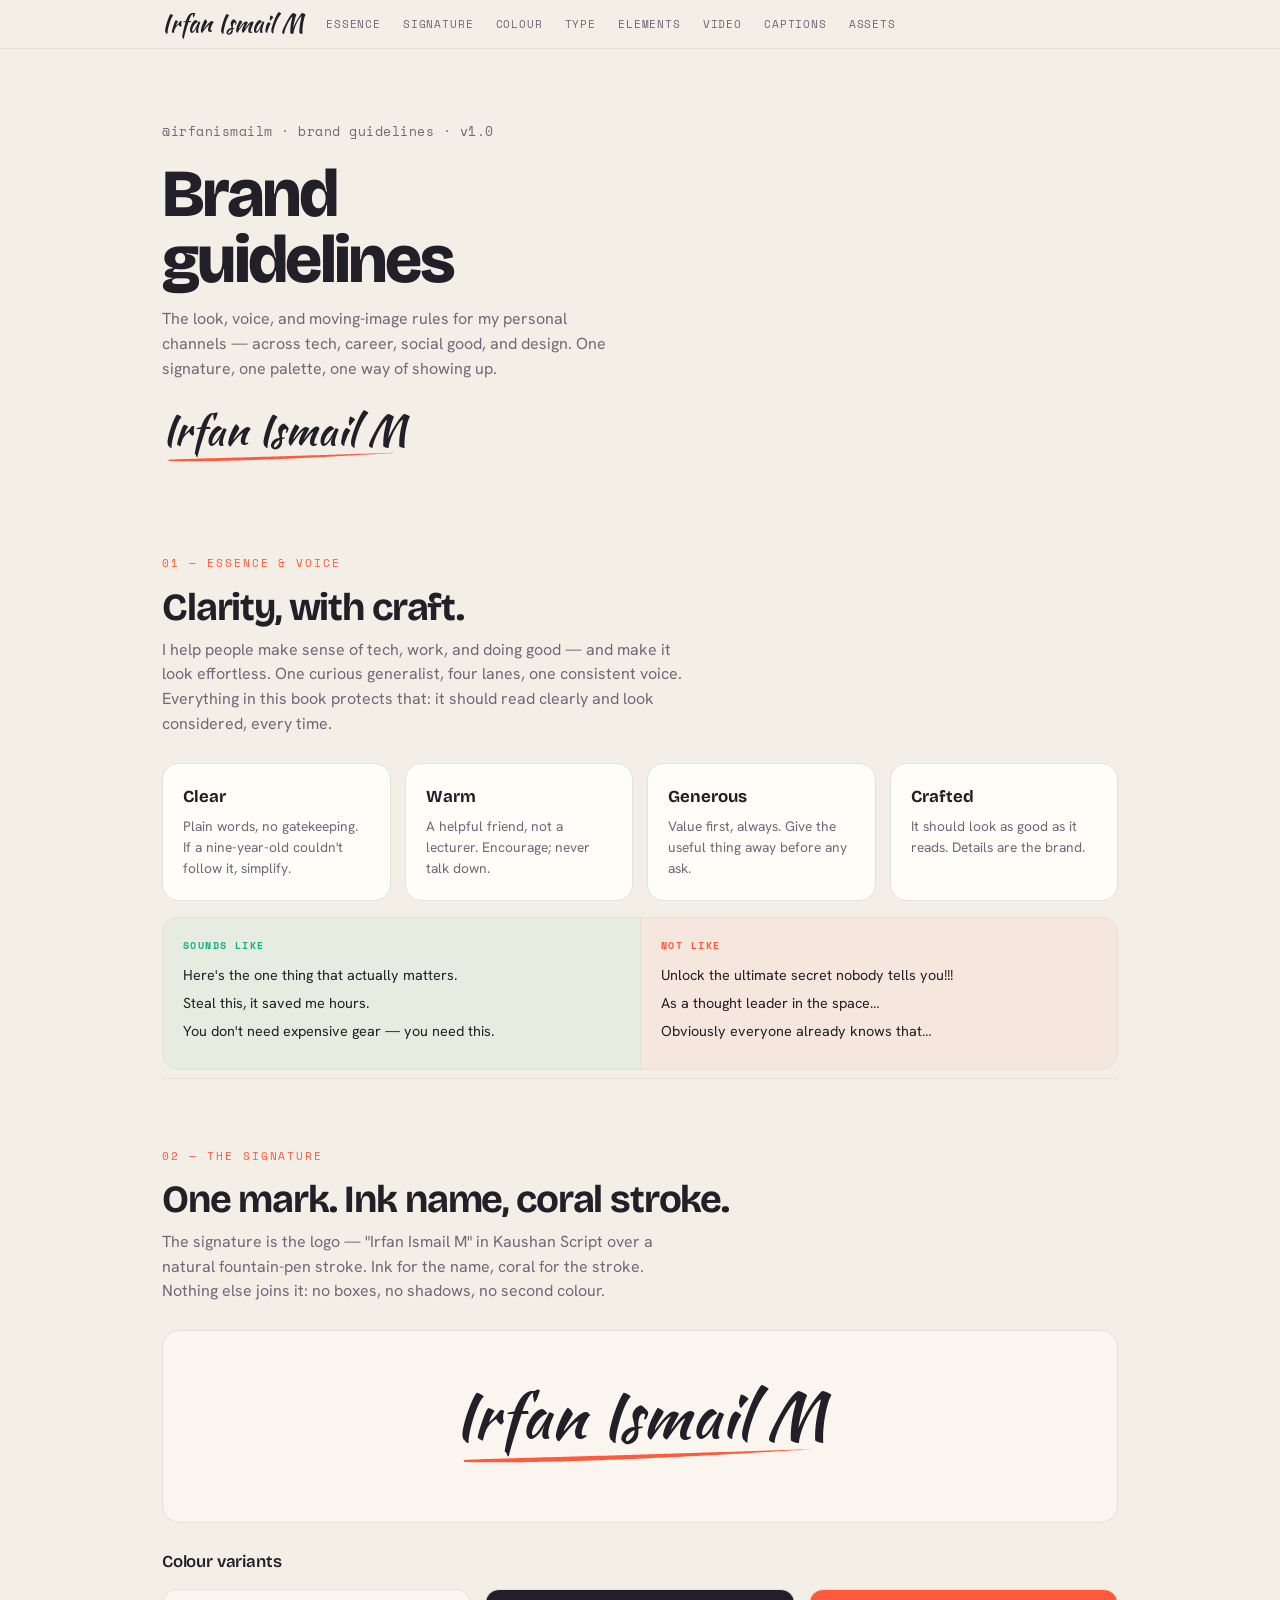
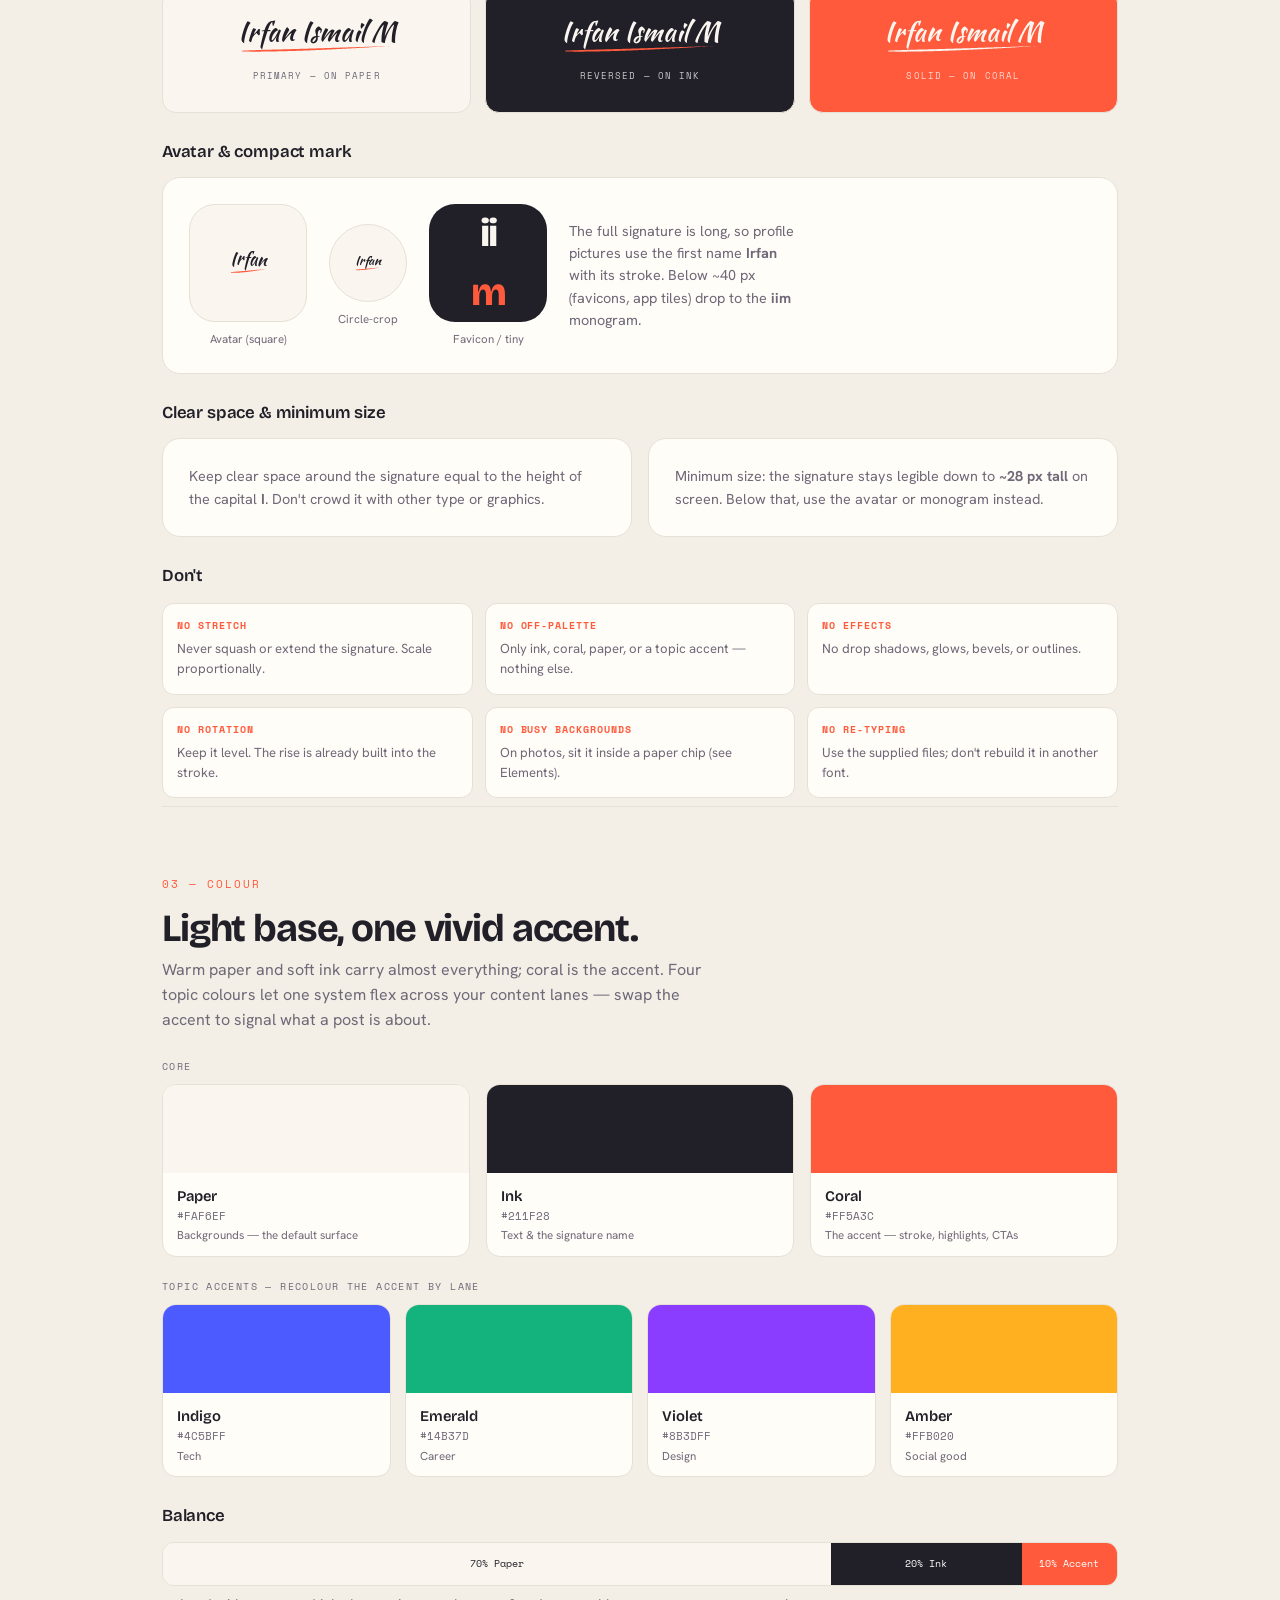
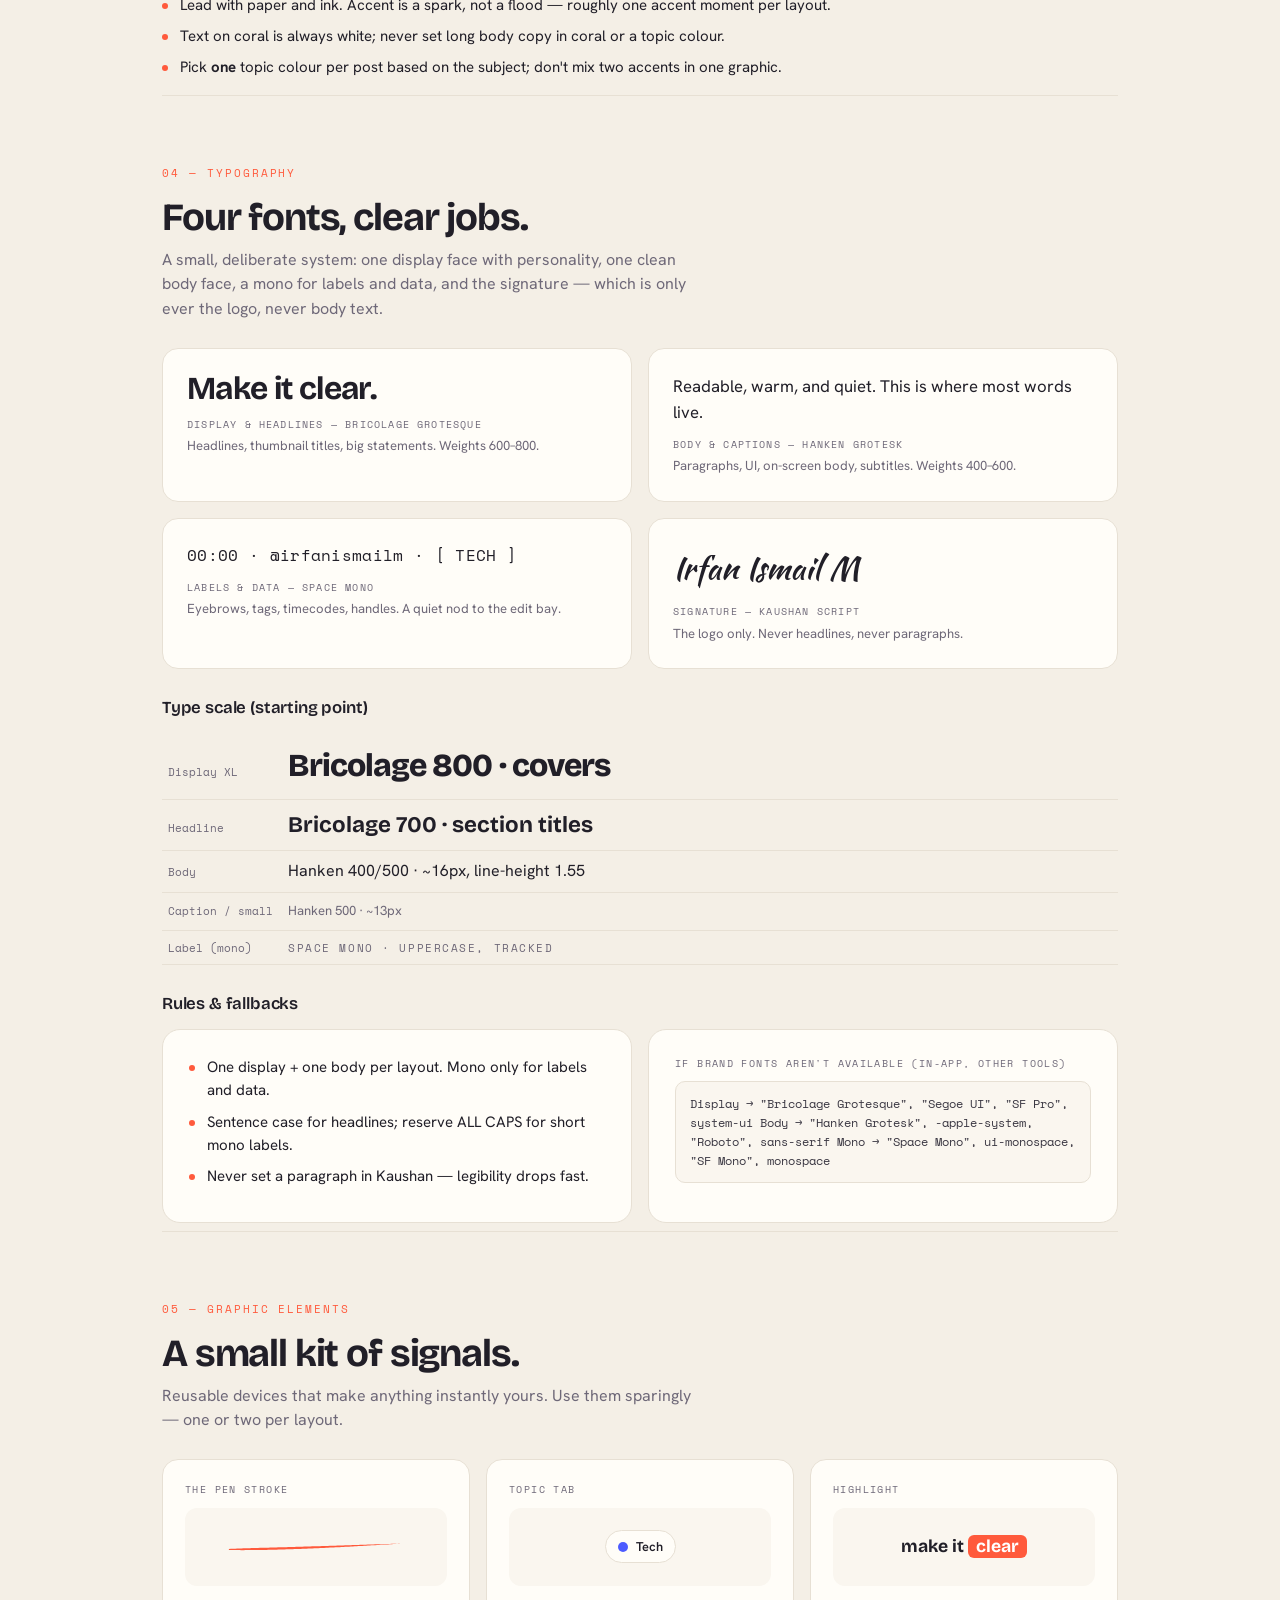
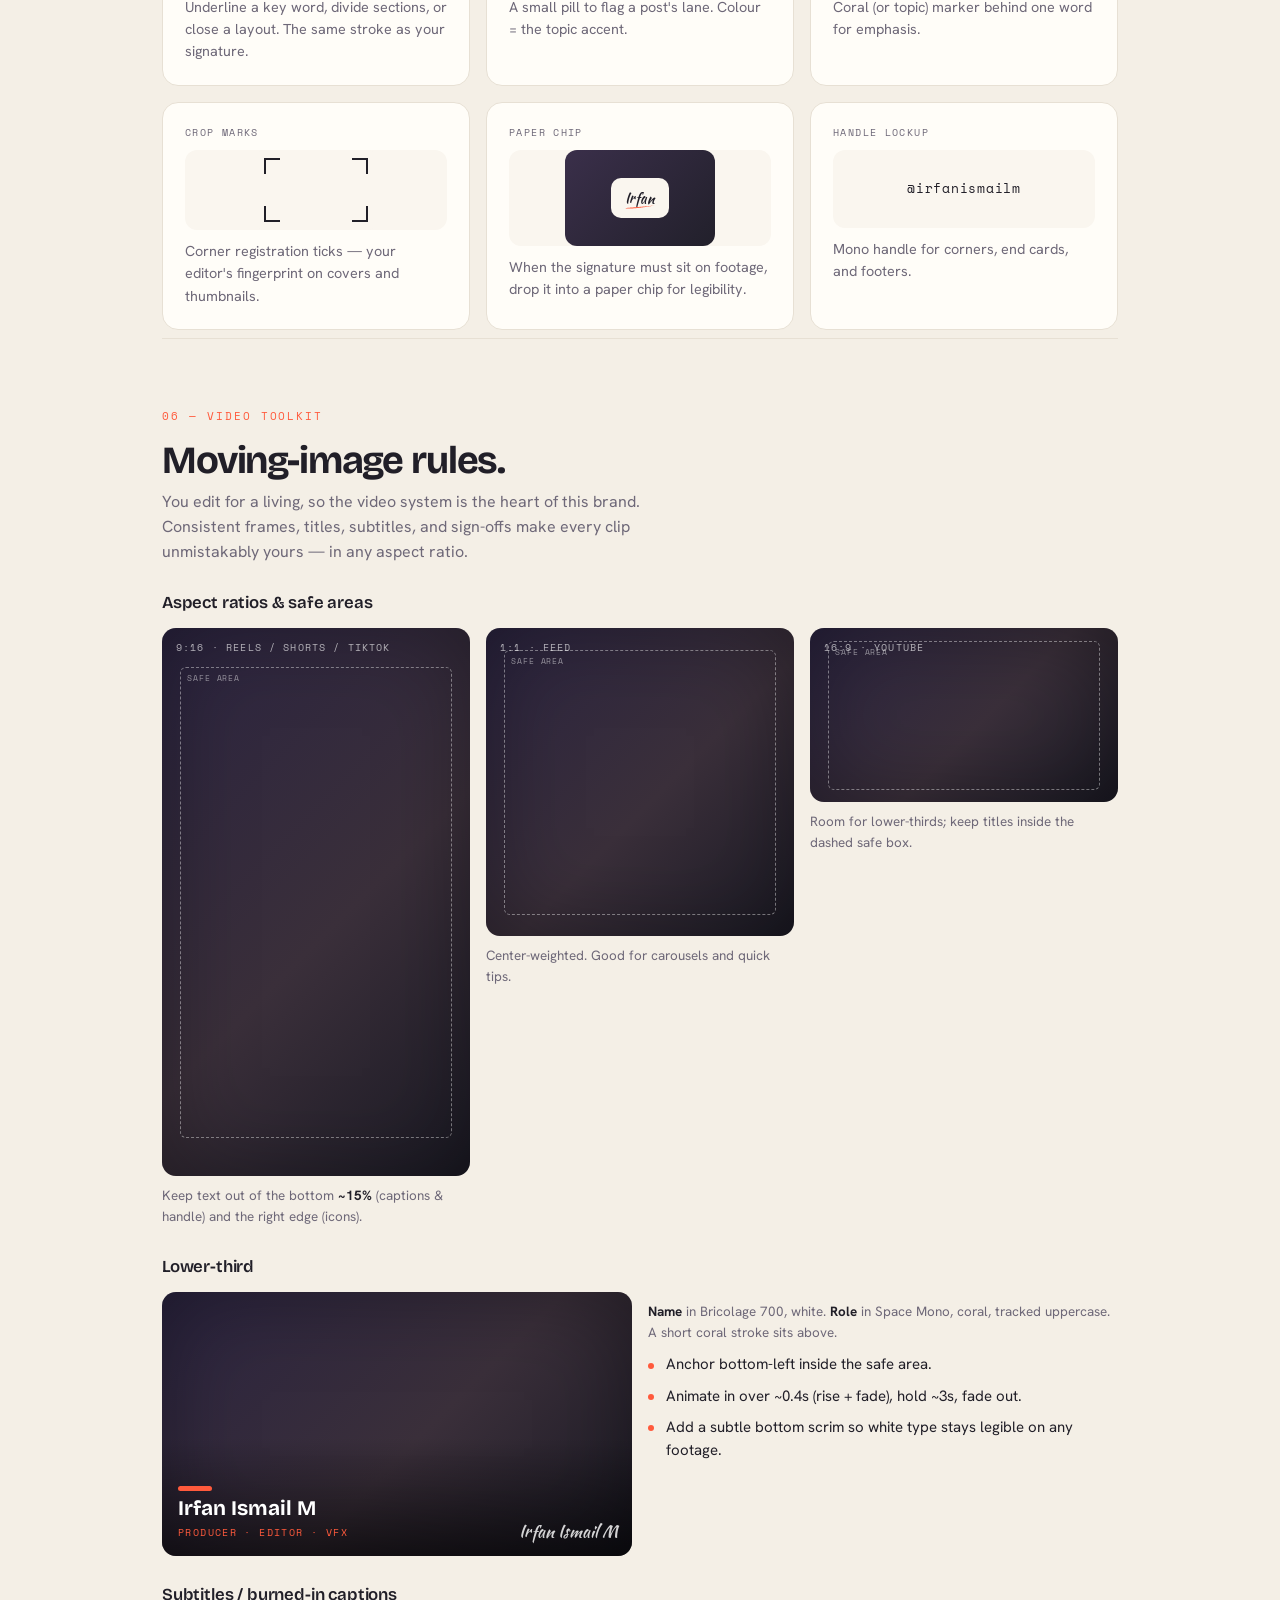
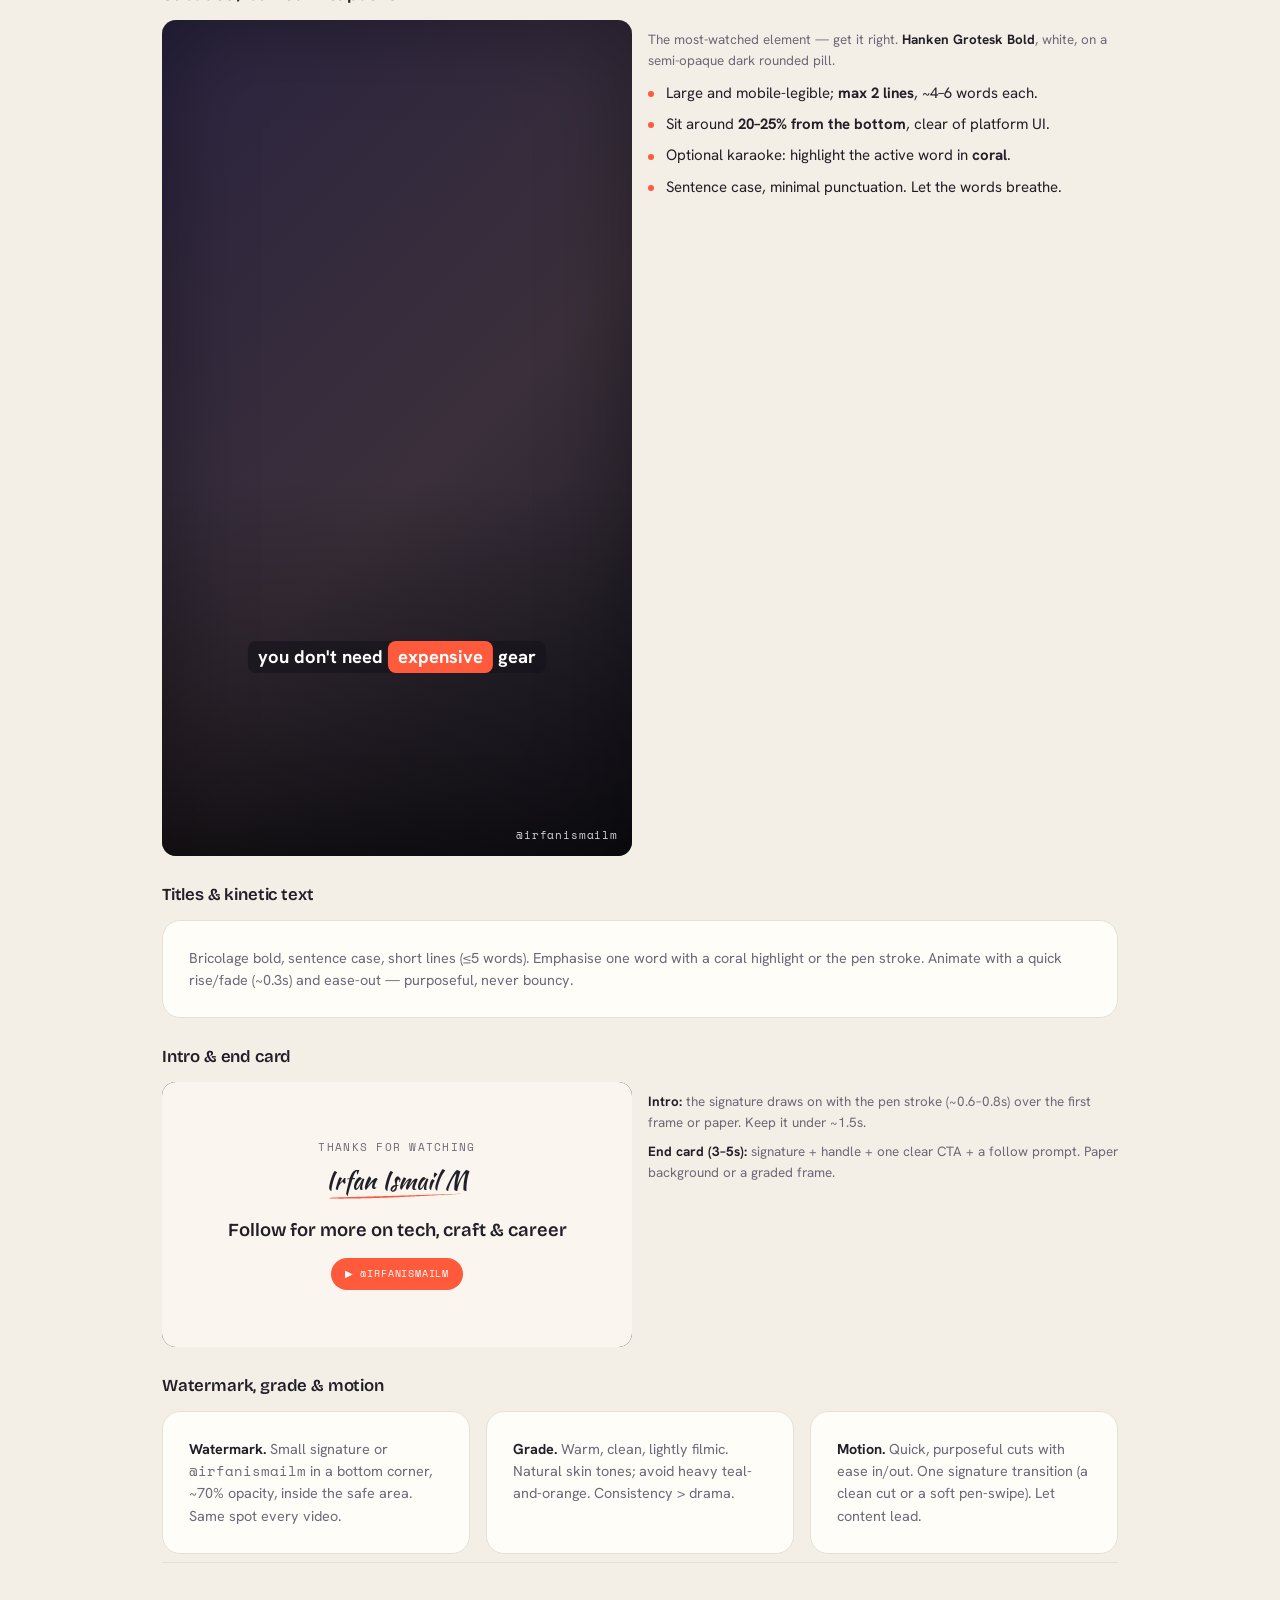
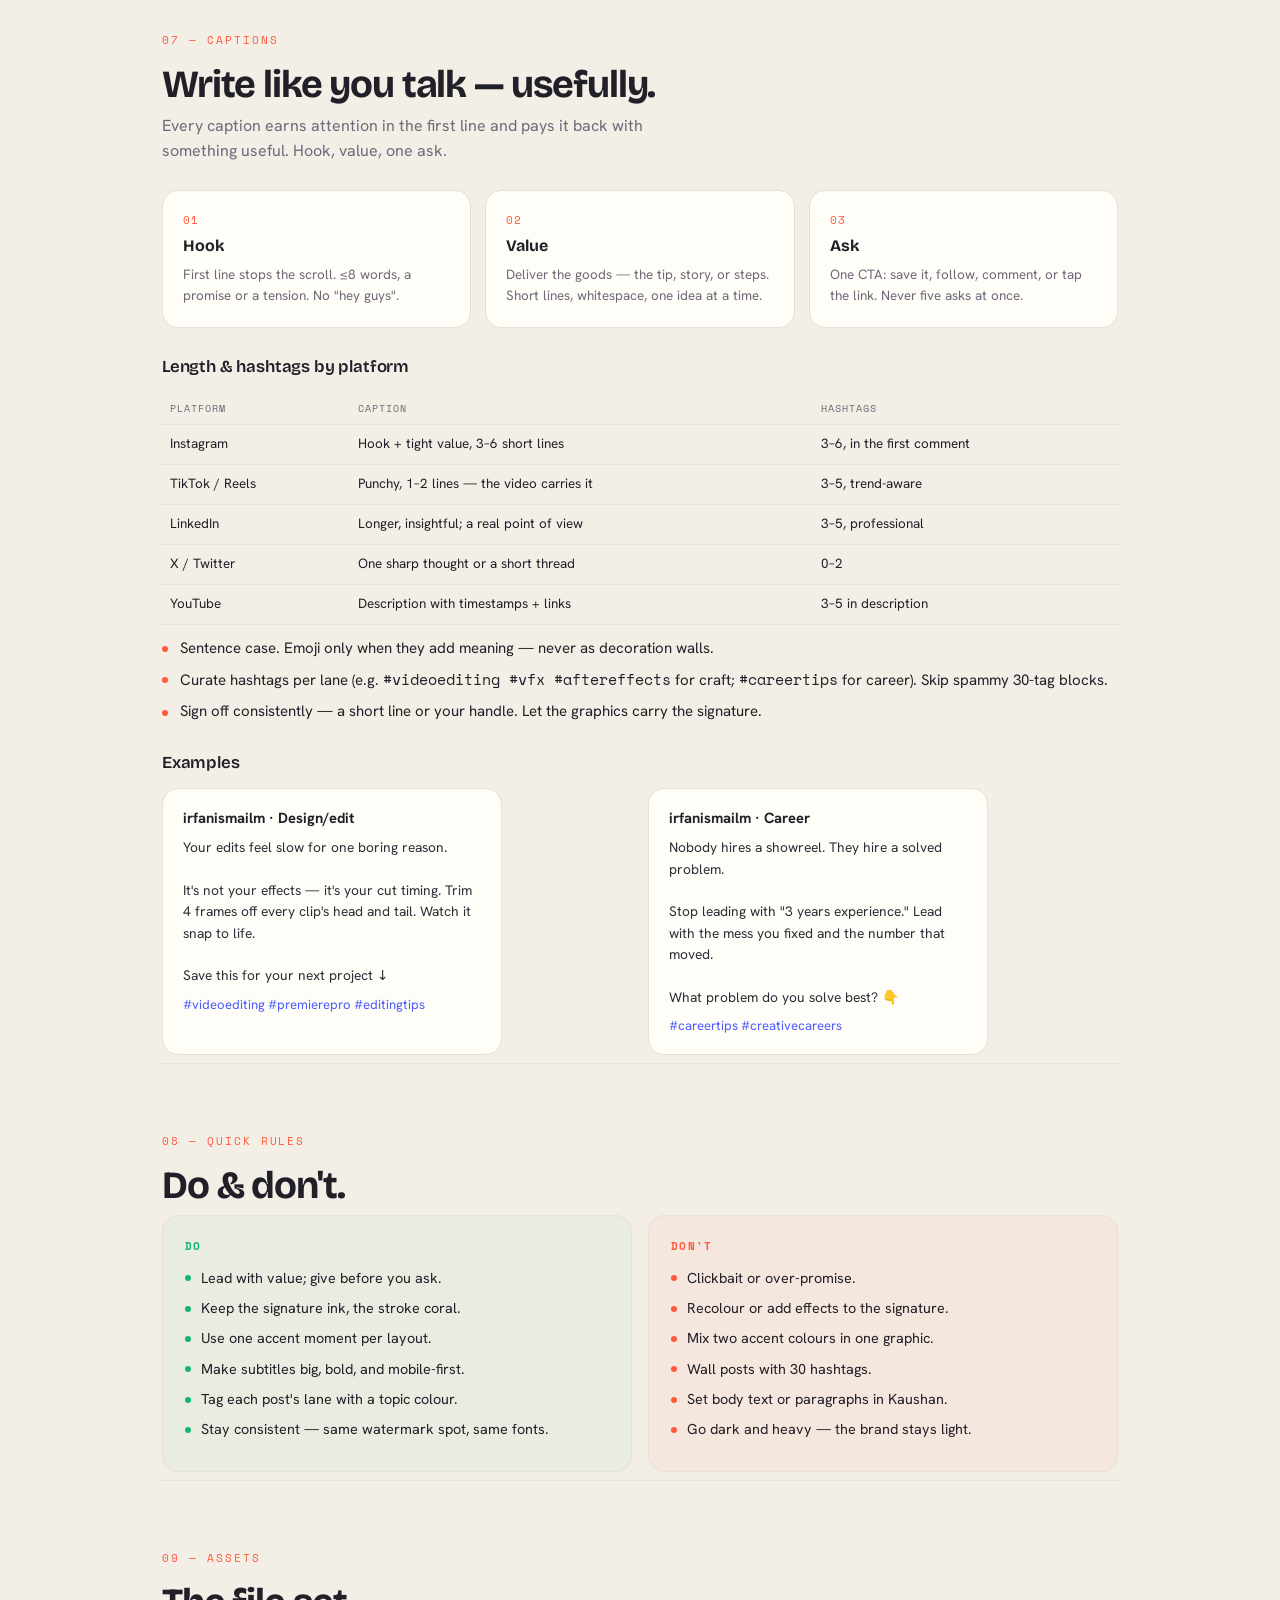
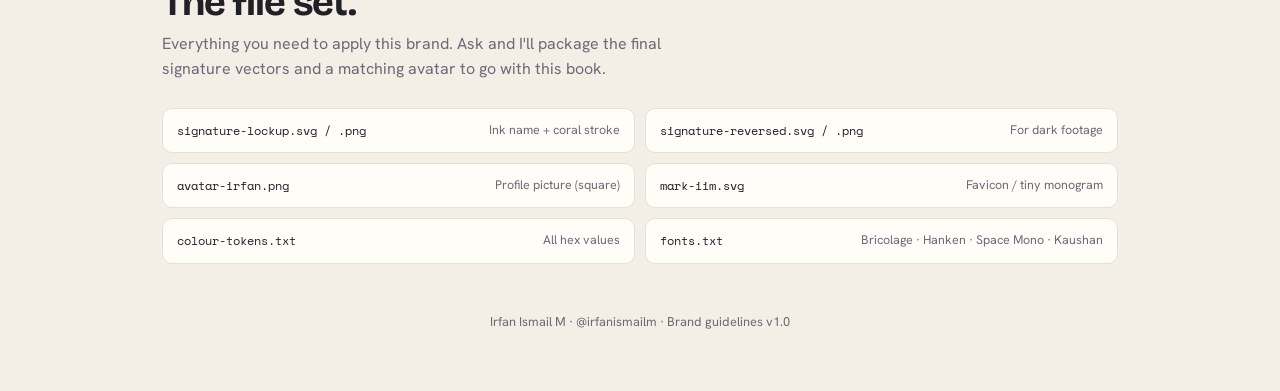
<file: irfan-brand-guidelines.html>
<!DOCTYPE html><html lang="en"><head><meta charset="UTF-8"/><meta name="viewport" content="width=device-width, initial-scale=1.0"/><title>Irfan Ismail M — Brand Guidelines</title><style>
@import url('https://fonts.googleapis.com/css2?family=Bricolage+Grotesque:opsz,wght@12..96,500;12..96,600;12..96,700;12..96,800&family=Hanken+Grotesk:wght@400;500;600;700&family=Kaushan+Script&family=Space+Mono:wght@400;700&display=swap');
:root{
  --bg:#F4EFE6; --paper:#FAF6EF; --tile:#FFFDF8; --ink:#211F28; --soft:#6E6878; --dim:#9A94A0; --hair:#E7E0D4;
  --coral:#FF5A3C; --indigo:#4C5BFF; --emerald:#14B37D; --violet:#8B3DFF; --amber:#FFB020;
  --fd:"Bricolage Grotesque",system-ui,sans-serif; --fb:"Hanken Grotesk",system-ui,sans-serif;
  --fm:"Space Mono",ui-monospace,monospace; --fs:"Kaushan Script",cursive;
}
*{box-sizing:border-box;margin:0;padding:0}
html{scroll-behavior:smooth}
body{font-family:var(--fb);background:var(--bg);color:var(--ink);line-height:1.55;-webkit-font-smoothing:antialiased}
.wrap{max-width:1000px;margin:0 auto;padding:0 22px}

/* top nav */
.nav{position:sticky;top:0;z-index:20;background:rgba(244,239,230,.86);backdrop-filter:blur(10px);border-bottom:1px solid var(--hair)}
.nav .row{max-width:1000px;margin:0 auto;padding:12px 22px;display:flex;align-items:center;gap:22px;flex-wrap:wrap}
.nav .brand{font-family:var(--fs);font-size:1.5rem;color:var(--ink);line-height:1}
.nav a{font-family:var(--fm);font-size:.66rem;letter-spacing:.08em;text-transform:uppercase;color:var(--soft);text-decoration:none}
.nav a:hover{color:var(--coral)}

/* signature component */
.sigwrap{position:relative;display:inline-block;padding-bottom:.36em;line-height:1}
.sig{font-family:var(--fs);line-height:1;display:block}
.uline{position:absolute;left:0;bottom:0;width:100%;height:.44em;overflow:visible}

/* section scaffolding */
section{padding:64px 0 8px;border-top:1px solid var(--hair)}
section:first-of-type{border-top:none}
.eyebrow{font-family:var(--fm);font-size:.68rem;letter-spacing:.18em;text-transform:uppercase;color:var(--coral)}
.h2{font-family:var(--fd);font-weight:700;font-size:clamp(1.6rem,4.5vw,2.4rem);letter-spacing:-.03em;line-height:1.05;margin:12px 0 10px}
.intro{color:var(--soft);max-width:60ch;margin-bottom:26px}
.h3{font-family:var(--fd);font-weight:600;font-size:1.05rem;letter-spacing:-.01em;margin:26px 0 12px}

.card{background:var(--tile);border:1px solid var(--hair);border-radius:18px;padding:26px}
.grid2{display:grid;grid-template-columns:1fr 1fr;gap:16px}
.grid3{display:grid;grid-template-columns:repeat(3,1fr);gap:16px}
.grid4{display:grid;grid-template-columns:repeat(4,1fr);gap:14px}
.muted{color:var(--soft);font-size:.9rem}
.lbl{font-family:var(--fm);font-size:.62rem;letter-spacing:.14em;text-transform:uppercase;color:var(--soft);margin-bottom:10px}
ul.clean{list-style:none} ul.clean li{position:relative;padding-left:18px;margin-bottom:8px;font-size:.94rem}
ul.clean li::before{content:"";position:absolute;left:0;top:.62em;width:6px;height:6px;border-radius:50%;background:var(--coral)}

/* cover */
.cover{padding:70px 0 20px}
.cover .big{font-family:var(--fd);font-weight:800;font-size:clamp(2.4rem,8vw,4.2rem);letter-spacing:-.04em;line-height:.98;margin:18px 0 14px}
.cover .sub{color:var(--soft);max-width:52ch}
.handle{font-family:var(--fm);font-size:.8rem;color:var(--soft);letter-spacing:.04em}

/* voice pillars */
.pill{background:var(--tile);border:1px solid var(--hair);border-radius:16px;padding:20px}
.pill h4{font-family:var(--fd);font-weight:700;font-size:1.05rem;margin-bottom:6px}
.pill p{font-size:.86rem;color:var(--soft)}
.vs{display:grid;grid-template-columns:1fr 1fr;gap:0;border:1px solid var(--hair);border-radius:16px;overflow:hidden;margin-top:16px}
.vs>div{padding:20px}
.vs .yes{background:rgba(20,179,125,.06)} .vs .no{background:rgba(255,90,60,.05);border-left:1px solid var(--hair)}
.vs h5{font-family:var(--fm);font-size:.64rem;letter-spacing:.14em;text-transform:uppercase;margin-bottom:10px}
.vs .yes h5{color:var(--emerald)} .vs .no h5{color:var(--coral)}
.vs li{list-style:none;font-size:.9rem;margin-bottom:6px}

/* signature showcase */
.sigshow{background:var(--paper);border:1px solid var(--hair);border-radius:18px;padding:52px 26px;text-align:center}
.varrow{display:grid;grid-template-columns:repeat(3,1fr);gap:14px;margin-top:14px}
.varbox{border:1px solid var(--hair);border-radius:14px;padding:28px 16px;text-align:center;display:flex;flex-direction:column;align-items:center;justify-content:center;min-height:120px}
.varbox.ink{background:var(--ink)} .varbox.coral{background:var(--coral)} .varbox.pap{background:var(--paper)}
.varbox .t{font-family:var(--fm);font-size:.58rem;letter-spacing:.12em;text-transform:uppercase;margin-top:14px;color:var(--soft)}
.varbox.ink .t,.varbox.coral .t{color:rgba(255,255,255,.75)}
.avwrap{display:flex;gap:22px;align-items:center;flex-wrap:wrap}
.avsq{width:118px;height:118px;border-radius:26px;background:var(--paper);border:1px solid var(--hair);display:grid;place-items:center;overflow:hidden}
.avci{width:78px;height:78px;border-radius:50%;background:var(--paper);border:1px solid var(--hair);display:grid;place-items:center;overflow:hidden}
.mono-badge{width:118px;height:118px;border-radius:26px;background:var(--ink);display:grid;place-items:center;font-family:var(--fd);font-weight:800;font-size:2.4rem;letter-spacing:-.05em;color:var(--paper)}
.mono-badge .c{color:var(--coral)}
.donts{display:grid;grid-template-columns:repeat(3,1fr);gap:12px;margin-top:14px}
.dont{border:1px solid var(--hair);border-radius:12px;padding:14px;font-size:.82rem;color:var(--soft);background:var(--tile)}
.dont b{display:block;color:var(--coral);font-family:var(--fm);font-size:.6rem;letter-spacing:.1em;text-transform:uppercase;margin-bottom:6px}

/* colour */
.sw{border:1px solid var(--hair);border-radius:14px;overflow:hidden;background:var(--tile)}
.sw .chip{height:88px} .sw .meta{padding:12px 14px}
.sw .nm{font-family:var(--fd);font-weight:600;font-size:.92rem} .sw .hx{font-family:var(--fm);font-size:.66rem;color:var(--soft)}
.sw .role{font-size:.72rem;color:var(--soft);margin-top:2px}
.ratio{display:flex;height:44px;border-radius:12px;overflow:hidden;margin:8px 0 6px;border:1px solid var(--hair)}
.ratio div{display:flex;align-items:center;justify-content:center;font-family:var(--fm);font-size:.62rem;color:#fff}

/* type */
.typ{background:var(--tile);border:1px solid var(--hair);border-radius:16px;padding:24px}
.typ .disp{font-family:var(--fd);font-weight:700;font-size:2rem;letter-spacing:-.02em;line-height:1}
.typ .bodyd{font-family:var(--fb);font-size:1.05rem}
.typ .mond{font-family:var(--fm);font-size:1rem;letter-spacing:.02em}
.typ .sigd{font-family:var(--fs);font-size:2rem}
.typ .role{font-family:var(--fm);font-size:.62rem;letter-spacing:.12em;text-transform:uppercase;color:var(--soft);margin-top:12px}
.typ .use{font-size:.82rem;color:var(--soft);margin-top:4px}
.scale{width:100%;border-collapse:collapse;font-size:.86rem;margin-top:6px}
.scale td{padding:8px 6px;border-bottom:1px solid var(--hair);vertical-align:baseline}
.scale .k{font-family:var(--fm);font-size:.66rem;color:var(--soft);white-space:nowrap;width:120px}
.codeblk{font-family:var(--fm);font-size:.76rem;background:var(--paper);border:1px solid var(--hair);border-radius:10px;padding:12px 14px;color:#3a3742;overflow:auto}

/* elements */
.el{background:var(--tile);border:1px solid var(--hair);border-radius:16px;padding:22px}
.el .demo{min-height:78px;display:flex;align-items:center;justify-content:center;background:var(--paper);border-radius:12px;margin:10px 0}
.stroke-div{width:70%;height:14px}
.tab{display:inline-flex;align-items:center;gap:8px;font-size:.8rem;font-weight:600;padding:6px 12px;border-radius:999px;border:1px solid var(--hair);background:var(--tile)}
.tab i{width:10px;height:10px;border-radius:50%}
.chip-photo{width:150px;height:96px;border-radius:12px;background:linear-gradient(135deg,#3a2f4a,#22202b);display:grid;place-items:center}
.paperchip{background:var(--paper);border-radius:10px;padding:8px 14px}
.hl-word{background:var(--coral);color:#fff;padding:1px 8px;border-radius:6px}
.frmark{position:relative;width:120px;height:80px;background:var(--paper);border-radius:8px}
.frmark span{position:absolute;width:16px;height:16px;border:2px solid var(--ink)}
.frmark .tl{top:8px;left:8px;border-right:0;border-bottom:0}.frmark .tr{top:8px;right:8px;border-left:0;border-bottom:0}
.frmark .bl{bottom:8px;left:8px;border-right:0;border-top:0}.frmark .br{bottom:8px;right:8px;border-left:0;border-top:0}

/* video frames */
.vf{position:relative;border-radius:14px;overflow:hidden;background:linear-gradient(135deg,#2b2440,#3a2f3a 55%,#1b1a24);box-shadow:inset 0 0 90px rgba(0,0,0,.35)}
.vf.r16{aspect-ratio:16/9}.vf.r9{aspect-ratio:9/16}.vf.r1{aspect-ratio:1/1}
.vf .scrim{position:absolute;inset:0;background:linear-gradient(to top,rgba(0,0,0,.55),transparent 45%)}
.vf .tagtl{position:absolute;top:12px;left:14px;font-family:var(--fm);font-size:.6rem;letter-spacing:.12em;color:rgba(255,255,255,.65);text-transform:uppercase}
.safe{position:absolute;inset:7% 6%;border:1px dashed rgba(255,255,255,.4);border-radius:6px}
.safe::after{content:"safe area";position:absolute;top:4px;left:6px;font-family:var(--fm);font-size:.52rem;letter-spacing:.1em;color:rgba(255,255,255,.5);text-transform:uppercase}
/* lower third */
.l3{position:absolute;left:16px;bottom:16px}
.l3 .accent{width:34px;height:5px;border-radius:3px;background:var(--coral);margin-bottom:8px}
.l3 .nm{font-family:var(--fd);font-weight:700;color:#fff;font-size:clamp(.9rem,2.4vw,1.3rem);line-height:1}
.l3 .rl{font-family:var(--fm);font-size:.62rem;letter-spacing:.14em;text-transform:uppercase;color:var(--coral);margin-top:5px}
/* subtitle */
.sub-cap{position:absolute;left:50%;transform:translateX(-50%);bottom:22%;width:86%;text-align:center}
.sub-cap span{font-family:var(--fb);font-weight:700;font-size:clamp(.85rem,2.6vw,1.15rem);color:#fff;background:rgba(20,18,26,.62);padding:4px 10px;border-radius:8px;line-height:1.5;box-decoration-break:clone;-webkit-box-decoration-break:clone}
.sub-cap .k{background:var(--coral)}
/* watermark */
.wm{position:absolute;right:14px;bottom:12px;font-family:var(--fs);font-size:1.05rem;color:rgba(255,255,255,.82)}
.wm.mono{font-family:var(--fm);font-size:.66rem;letter-spacing:.08em}
/* end card */
.endcard{position:absolute;inset:0;background:var(--paper);display:flex;flex-direction:column;align-items:center;justify-content:center;gap:14px;text-align:center;padding:20px}
.endcard .cta{font-family:var(--fd);font-weight:600;font-size:clamp(.9rem,2.6vw,1.15rem)}
.endcard .h{font-family:var(--fm);font-size:.66rem;letter-spacing:.12em;color:var(--soft);text-transform:uppercase}
.endcard .follow{display:inline-flex;gap:8px;align-items:center;background:var(--coral);color:#fff;font-family:var(--fm);font-size:.64rem;letter-spacing:.08em;text-transform:uppercase;padding:8px 14px;border-radius:999px}
.spec{font-size:.84rem;color:var(--soft);margin-top:10px}
.spec b{color:var(--ink)}

/* captions */
.steps{display:grid;grid-template-columns:repeat(3,1fr);gap:14px}
.step{background:var(--tile);border:1px solid var(--hair);border-radius:16px;padding:20px}
.step .n{font-family:var(--fm);font-size:.7rem;color:var(--coral);letter-spacing:.1em}
.step h4{font-family:var(--fd);font-weight:700;margin:6px 0}
.step p{font-size:.84rem;color:var(--soft)}
.captbl{width:100%;border-collapse:collapse;font-size:.84rem}
.captbl td,.captbl th{padding:9px 8px;border-bottom:1px solid var(--hair);text-align:left;vertical-align:top}
.captbl th{font-family:var(--fm);font-size:.6rem;letter-spacing:.1em;text-transform:uppercase;color:var(--soft);font-weight:400}
.phone{max-width:340px;background:var(--tile);border:1px solid var(--hair);border-radius:16px;padding:18px 20px}
.phone .hd{font-family:var(--fb);font-weight:700;font-size:.92rem;margin-bottom:8px}
.phone .cap{font-size:.86rem;white-space:pre-line;color:#2f2c37}
.phone .tags{font-size:.82rem;color:var(--indigo);margin-top:8px}

/* do/dont */
.dd{display:grid;grid-template-columns:1fr 1fr;gap:16px}
.dd .col{border:1px solid var(--hair);border-radius:16px;padding:22px}
.dd .do{background:rgba(20,179,125,.05)} .dd .dont2{background:rgba(255,90,60,.05)}
.dd h4{font-family:var(--fm);font-size:.66rem;letter-spacing:.12em;text-transform:uppercase;margin-bottom:12px}
.dd .do h4{color:var(--emerald)} .dd .dont2 h4{color:var(--coral)}
.dd li{list-style:none;font-size:.9rem;margin-bottom:8px;padding-left:16px;position:relative}
.dd li::before{content:"";position:absolute;left:0;top:.6em;width:6px;height:6px;border-radius:50%}
.dd .do li::before{background:var(--emerald)} .dd .dont2 li::before{background:var(--coral)}

/* assets + footer */
.assets{display:grid;grid-template-columns:repeat(2,1fr);gap:10px}
.asset{display:flex;justify-content:space-between;gap:10px;font-size:.86rem;padding:12px 14px;border:1px solid var(--hair);border-radius:10px;background:var(--tile)}
.asset code{font-family:var(--fm);font-size:.76rem;color:var(--ink)}
.asset span{color:var(--soft);font-size:.78rem}
.foot{padding:40px 0 60px;color:var(--soft);font-size:.8rem;text-align:center}

@media(max-width:760px){
  .grid2,.grid3,.grid4,.varrow,.varbox+.varbox,.donts,.steps,.dd,.vs,.assets{grid-template-columns:1fr}
  .grid4{grid-template-columns:1fr 1fr}
  .varrow{grid-template-columns:1fr}
}
</style></head><body>
<nav class="nav"><div class="row">
  <span class="brand">Irfan Ismail M</span>
  <a href="#essence">Essence</a><a href="#signature">Signature</a><a href="#colour">Colour</a>
  <a href="#type">Type</a><a href="#elements">Elements</a><a href="#video">Video</a>
  <a href="#captions">Captions</a><a href="#assets">Assets</a>
</div></nav>

<div class="wrap">

<header class="cover">
  <span class="handle">@irfanismailm · brand guidelines · v1.0</span>
  <div class="big">Brand<br>guidelines</div>
  <p class="sub">The look, voice, and moving-image rules for my personal channels — across tech, career, social good, and design. One signature, one palette, one way of showing up.</p>
  <div style="margin-top:28px"><span class="sigwrap" style="font-size:2.6rem"><span class="sig" style="color:#211F28">Irfan Ismail M</span><svg class="uline" viewBox="0 0 300 40" preserveAspectRatio="none"><path d="M 8.03 28.34 L 11.47 28.54 L 14.91 28.69 L 18.34 28.79 L 21.76 28.86 L 25.18 28.90 L 28.60 28.93 L 32.01 28.93 L 35.41 28.92 L 38.81 28.90 L 42.20 28.87 L 45.59 28.82 L 48.97 28.76 L 52.35 28.69 L 55.72 28.62 L 59.09 28.53 L 62.45 28.43 L 65.80 28.33 L 69.15 28.22 L 72.49 28.10 L 75.83 27.97 L 79.16 27.84 L 82.49 27.70 L 85.81 27.56 L 89.12 27.40 L 92.43 27.25 L 95.74 27.08 L 99.03 26.91 L 102.33 26.74 L 105.61 26.56 L 108.89 26.37 L 112.17 26.18 L 115.44 25.98 L 118.70 25.78 L 121.96 25.58 L 125.21 25.37 L 128.45 25.15 L 131.69 24.93 L 134.93 24.71 L 138.16 24.48 L 141.38 24.25 L 144.60 24.02 L 147.81 23.78 L 151.01 23.53 L 154.21 23.29 L 157.40 23.04 L 160.59 22.79 L 163.77 22.53 L 166.95 22.27 L 170.12 22.01 L 173.28 21.74 L 176.44 21.47 L 179.59 21.20 L 182.74 20.93 L 185.88 20.65 L 189.01 20.37 L 192.14 20.09 L 195.26 19.81 L 198.38 19.52 L 201.49 19.23 L 204.59 18.94 L 207.69 18.65 L 210.78 18.36 L 213.87 18.06 L 216.95 17.76 L 220.02 17.46 L 223.09 17.16 L 226.16 16.86 L 229.21 16.55 L 232.26 16.25 L 235.31 15.94 L 238.34 15.63 L 241.38 15.32 L 244.40 15.01 L 247.42 14.70 L 250.44 14.39 L 253.44 14.08 L 256.45 13.76 L 259.44 13.45 L 262.43 13.13 L 265.42 12.82 L 268.39 12.50 L 271.37 12.19 L 274.33 11.87 L 277.29 11.56 L 280.25 11.24 L 283.19 10.93 L 286.13 10.62 L 289.07 10.31 L 292.00 10.00 L 292.00 10.00 L 289.06 10.17 L 286.11 10.33 L 283.16 10.49 L 280.20 10.65 L 277.23 10.82 L 274.26 10.98 L 271.28 11.15 L 268.30 11.31 L 265.31 11.48 L 262.31 11.64 L 259.31 11.81 L 256.30 11.97 L 253.29 12.14 L 250.27 12.31 L 247.25 12.48 L 244.22 12.65 L 241.18 12.82 L 238.14 12.99 L 235.09 13.16 L 232.03 13.33 L 228.97 13.51 L 225.91 13.68 L 222.84 13.85 L 219.76 14.03 L 216.68 14.20 L 213.59 14.37 L 210.49 14.55 L 207.40 14.72 L 204.29 14.89 L 201.18 15.07 L 198.06 15.24 L 194.94 15.42 L 191.81 15.59 L 188.68 15.77 L 185.54 15.94 L 182.39 16.11 L 179.24 16.29 L 176.09 16.46 L 172.93 16.64 L 169.76 16.81 L 166.59 16.98 L 163.41 17.16 L 160.23 17.33 L 157.04 17.50 L 153.84 17.67 L 150.64 17.84 L 147.44 18.01 L 144.23 18.19 L 141.01 18.36 L 137.79 18.53 L 134.56 18.69 L 131.33 18.86 L 128.09 19.03 L 124.85 19.20 L 121.60 19.37 L 118.35 19.53 L 115.09 19.70 L 111.82 19.87 L 108.55 20.03 L 105.27 20.20 L 101.99 20.36 L 98.71 20.53 L 95.42 20.69 L 92.12 20.85 L 88.82 21.02 L 85.51 21.18 L 82.20 21.34 L 78.88 21.51 L 75.55 21.67 L 72.22 21.83 L 68.89 22.00 L 65.55 22.16 L 62.21 22.33 L 58.86 22.49 L 55.50 22.66 L 52.14 22.83 L 48.77 23.00 L 45.40 23.17 L 42.03 23.35 L 38.64 23.53 L 35.26 23.72 L 31.86 23.91 L 28.47 24.11 L 25.06 24.31 L 21.66 24.53 L 18.24 24.77 L 14.83 25.03 L 11.40 25.32 L 7.97 25.66 Z" fill="#FF5A3C"/></svg></span></div>
</header>

<section id="essence">
  <span class="eyebrow">01 — Essence &amp; voice</span>
  <h2 class="h2">Clarity, with craft.</h2>
  <p class="intro">I help people make sense of tech, work, and doing good — and make it look effortless. One curious generalist, four lanes, one consistent voice. Everything in this book protects that: it should read clearly and look considered, every time.</p>
  <div class="grid4">
    <div class="pill"><h4>Clear</h4><p>Plain words, no gatekeeping. If a nine-year-old couldn't follow it, simplify.</p></div>
    <div class="pill"><h4>Warm</h4><p>A helpful friend, not a lecturer. Encourage; never talk down.</p></div>
    <div class="pill"><h4>Generous</h4><p>Value first, always. Give the useful thing away before any ask.</p></div>
    <div class="pill"><h4>Crafted</h4><p>It should look as good as it reads. Details are the brand.</p></div>
  </div>
  <div class="vs">
    <div class="yes"><h5>Sounds like</h5><ul>
      <li>Here's the one thing that actually matters.</li>
      <li>Steal this, it saved me hours.</li>
      <li>You don't need expensive gear — you need this.</li>
    </ul></div>
    <div class="no"><h5>Not like</h5><ul>
      <li>Unlock the ultimate secret nobody tells you!!!</li>
      <li>As a thought leader in the space…</li>
      <li>Obviously everyone already knows that…</li>
    </ul></div>
  </div>
</section>

<section id="signature">
  <span class="eyebrow">02 — The signature</span>
  <h2 class="h2">One mark. Ink name, coral stroke.</h2>
  <p class="intro">The signature is the logo — "Irfan Ismail M" in Kaushan Script over a natural fountain-pen stroke. Ink for the name, coral for the stroke. Nothing else joins it: no boxes, no shadows, no second colour.</p>
  <div class="sigshow"><span class="sigwrap" style="font-size:clamp(2.4rem,7vw,4rem)"><span class="sig" style="color:#211F28">Irfan Ismail M</span><svg class="uline" viewBox="0 0 300 40" preserveAspectRatio="none"><path d="M 8.03 28.34 L 11.47 28.54 L 14.91 28.69 L 18.34 28.79 L 21.76 28.86 L 25.18 28.90 L 28.60 28.93 L 32.01 28.93 L 35.41 28.92 L 38.81 28.90 L 42.20 28.87 L 45.59 28.82 L 48.97 28.76 L 52.35 28.69 L 55.72 28.62 L 59.09 28.53 L 62.45 28.43 L 65.80 28.33 L 69.15 28.22 L 72.49 28.10 L 75.83 27.97 L 79.16 27.84 L 82.49 27.70 L 85.81 27.56 L 89.12 27.40 L 92.43 27.25 L 95.74 27.08 L 99.03 26.91 L 102.33 26.74 L 105.61 26.56 L 108.89 26.37 L 112.17 26.18 L 115.44 25.98 L 118.70 25.78 L 121.96 25.58 L 125.21 25.37 L 128.45 25.15 L 131.69 24.93 L 134.93 24.71 L 138.16 24.48 L 141.38 24.25 L 144.60 24.02 L 147.81 23.78 L 151.01 23.53 L 154.21 23.29 L 157.40 23.04 L 160.59 22.79 L 163.77 22.53 L 166.95 22.27 L 170.12 22.01 L 173.28 21.74 L 176.44 21.47 L 179.59 21.20 L 182.74 20.93 L 185.88 20.65 L 189.01 20.37 L 192.14 20.09 L 195.26 19.81 L 198.38 19.52 L 201.49 19.23 L 204.59 18.94 L 207.69 18.65 L 210.78 18.36 L 213.87 18.06 L 216.95 17.76 L 220.02 17.46 L 223.09 17.16 L 226.16 16.86 L 229.21 16.55 L 232.26 16.25 L 235.31 15.94 L 238.34 15.63 L 241.38 15.32 L 244.40 15.01 L 247.42 14.70 L 250.44 14.39 L 253.44 14.08 L 256.45 13.76 L 259.44 13.45 L 262.43 13.13 L 265.42 12.82 L 268.39 12.50 L 271.37 12.19 L 274.33 11.87 L 277.29 11.56 L 280.25 11.24 L 283.19 10.93 L 286.13 10.62 L 289.07 10.31 L 292.00 10.00 L 292.00 10.00 L 289.06 10.17 L 286.11 10.33 L 283.16 10.49 L 280.20 10.65 L 277.23 10.82 L 274.26 10.98 L 271.28 11.15 L 268.30 11.31 L 265.31 11.48 L 262.31 11.64 L 259.31 11.81 L 256.30 11.97 L 253.29 12.14 L 250.27 12.31 L 247.25 12.48 L 244.22 12.65 L 241.18 12.82 L 238.14 12.99 L 235.09 13.16 L 232.03 13.33 L 228.97 13.51 L 225.91 13.68 L 222.84 13.85 L 219.76 14.03 L 216.68 14.20 L 213.59 14.37 L 210.49 14.55 L 207.40 14.72 L 204.29 14.89 L 201.18 15.07 L 198.06 15.24 L 194.94 15.42 L 191.81 15.59 L 188.68 15.77 L 185.54 15.94 L 182.39 16.11 L 179.24 16.29 L 176.09 16.46 L 172.93 16.64 L 169.76 16.81 L 166.59 16.98 L 163.41 17.16 L 160.23 17.33 L 157.04 17.50 L 153.84 17.67 L 150.64 17.84 L 147.44 18.01 L 144.23 18.19 L 141.01 18.36 L 137.79 18.53 L 134.56 18.69 L 131.33 18.86 L 128.09 19.03 L 124.85 19.20 L 121.60 19.37 L 118.35 19.53 L 115.09 19.70 L 111.82 19.87 L 108.55 20.03 L 105.27 20.20 L 101.99 20.36 L 98.71 20.53 L 95.42 20.69 L 92.12 20.85 L 88.82 21.02 L 85.51 21.18 L 82.20 21.34 L 78.88 21.51 L 75.55 21.67 L 72.22 21.83 L 68.89 22.00 L 65.55 22.16 L 62.21 22.33 L 58.86 22.49 L 55.50 22.66 L 52.14 22.83 L 48.77 23.00 L 45.40 23.17 L 42.03 23.35 L 38.64 23.53 L 35.26 23.72 L 31.86 23.91 L 28.47 24.11 L 25.06 24.31 L 21.66 24.53 L 18.24 24.77 L 14.83 25.03 L 11.40 25.32 L 7.97 25.66 Z" fill="#FF5A3C"/></svg></span></div>

  <h3 class="h3">Colour variants</h3>
  <div class="varrow">
    <div class="varbox pap"><span class="sigwrap" style="font-size:1.7rem"><span class="sig" style="color:#211F28">Irfan Ismail M</span><svg class="uline" viewBox="0 0 300 40" preserveAspectRatio="none"><path d="M 8.03 28.34 L 11.47 28.54 L 14.91 28.69 L 18.34 28.79 L 21.76 28.86 L 25.18 28.90 L 28.60 28.93 L 32.01 28.93 L 35.41 28.92 L 38.81 28.90 L 42.20 28.87 L 45.59 28.82 L 48.97 28.76 L 52.35 28.69 L 55.72 28.62 L 59.09 28.53 L 62.45 28.43 L 65.80 28.33 L 69.15 28.22 L 72.49 28.10 L 75.83 27.97 L 79.16 27.84 L 82.49 27.70 L 85.81 27.56 L 89.12 27.40 L 92.43 27.25 L 95.74 27.08 L 99.03 26.91 L 102.33 26.74 L 105.61 26.56 L 108.89 26.37 L 112.17 26.18 L 115.44 25.98 L 118.70 25.78 L 121.96 25.58 L 125.21 25.37 L 128.45 25.15 L 131.69 24.93 L 134.93 24.71 L 138.16 24.48 L 141.38 24.25 L 144.60 24.02 L 147.81 23.78 L 151.01 23.53 L 154.21 23.29 L 157.40 23.04 L 160.59 22.79 L 163.77 22.53 L 166.95 22.27 L 170.12 22.01 L 173.28 21.74 L 176.44 21.47 L 179.59 21.20 L 182.74 20.93 L 185.88 20.65 L 189.01 20.37 L 192.14 20.09 L 195.26 19.81 L 198.38 19.52 L 201.49 19.23 L 204.59 18.94 L 207.69 18.65 L 210.78 18.36 L 213.87 18.06 L 216.95 17.76 L 220.02 17.46 L 223.09 17.16 L 226.16 16.86 L 229.21 16.55 L 232.26 16.25 L 235.31 15.94 L 238.34 15.63 L 241.38 15.32 L 244.40 15.01 L 247.42 14.70 L 250.44 14.39 L 253.44 14.08 L 256.45 13.76 L 259.44 13.45 L 262.43 13.13 L 265.42 12.82 L 268.39 12.50 L 271.37 12.19 L 274.33 11.87 L 277.29 11.56 L 280.25 11.24 L 283.19 10.93 L 286.13 10.62 L 289.07 10.31 L 292.00 10.00 L 292.00 10.00 L 289.06 10.17 L 286.11 10.33 L 283.16 10.49 L 280.20 10.65 L 277.23 10.82 L 274.26 10.98 L 271.28 11.15 L 268.30 11.31 L 265.31 11.48 L 262.31 11.64 L 259.31 11.81 L 256.30 11.97 L 253.29 12.14 L 250.27 12.31 L 247.25 12.48 L 244.22 12.65 L 241.18 12.82 L 238.14 12.99 L 235.09 13.16 L 232.03 13.33 L 228.97 13.51 L 225.91 13.68 L 222.84 13.85 L 219.76 14.03 L 216.68 14.20 L 213.59 14.37 L 210.49 14.55 L 207.40 14.72 L 204.29 14.89 L 201.18 15.07 L 198.06 15.24 L 194.94 15.42 L 191.81 15.59 L 188.68 15.77 L 185.54 15.94 L 182.39 16.11 L 179.24 16.29 L 176.09 16.46 L 172.93 16.64 L 169.76 16.81 L 166.59 16.98 L 163.41 17.16 L 160.23 17.33 L 157.04 17.50 L 153.84 17.67 L 150.64 17.84 L 147.44 18.01 L 144.23 18.19 L 141.01 18.36 L 137.79 18.53 L 134.56 18.69 L 131.33 18.86 L 128.09 19.03 L 124.85 19.20 L 121.60 19.37 L 118.35 19.53 L 115.09 19.70 L 111.82 19.87 L 108.55 20.03 L 105.27 20.20 L 101.99 20.36 L 98.71 20.53 L 95.42 20.69 L 92.12 20.85 L 88.82 21.02 L 85.51 21.18 L 82.20 21.34 L 78.88 21.51 L 75.55 21.67 L 72.22 21.83 L 68.89 22.00 L 65.55 22.16 L 62.21 22.33 L 58.86 22.49 L 55.50 22.66 L 52.14 22.83 L 48.77 23.00 L 45.40 23.17 L 42.03 23.35 L 38.64 23.53 L 35.26 23.72 L 31.86 23.91 L 28.47 24.11 L 25.06 24.31 L 21.66 24.53 L 18.24 24.77 L 14.83 25.03 L 11.40 25.32 L 7.97 25.66 Z" fill="#FF5A3C"/></svg></span><span class="t">Primary — on paper</span></div>
    <div class="varbox ink"><span class="sigwrap" style="font-size:1.7rem"><span class="sig" style="color:#FAF6EF">Irfan Ismail M</span><svg class="uline" viewBox="0 0 300 40" preserveAspectRatio="none"><path d="M 8.03 28.34 L 11.47 28.54 L 14.91 28.69 L 18.34 28.79 L 21.76 28.86 L 25.18 28.90 L 28.60 28.93 L 32.01 28.93 L 35.41 28.92 L 38.81 28.90 L 42.20 28.87 L 45.59 28.82 L 48.97 28.76 L 52.35 28.69 L 55.72 28.62 L 59.09 28.53 L 62.45 28.43 L 65.80 28.33 L 69.15 28.22 L 72.49 28.10 L 75.83 27.97 L 79.16 27.84 L 82.49 27.70 L 85.81 27.56 L 89.12 27.40 L 92.43 27.25 L 95.74 27.08 L 99.03 26.91 L 102.33 26.74 L 105.61 26.56 L 108.89 26.37 L 112.17 26.18 L 115.44 25.98 L 118.70 25.78 L 121.96 25.58 L 125.21 25.37 L 128.45 25.15 L 131.69 24.93 L 134.93 24.71 L 138.16 24.48 L 141.38 24.25 L 144.60 24.02 L 147.81 23.78 L 151.01 23.53 L 154.21 23.29 L 157.40 23.04 L 160.59 22.79 L 163.77 22.53 L 166.95 22.27 L 170.12 22.01 L 173.28 21.74 L 176.44 21.47 L 179.59 21.20 L 182.74 20.93 L 185.88 20.65 L 189.01 20.37 L 192.14 20.09 L 195.26 19.81 L 198.38 19.52 L 201.49 19.23 L 204.59 18.94 L 207.69 18.65 L 210.78 18.36 L 213.87 18.06 L 216.95 17.76 L 220.02 17.46 L 223.09 17.16 L 226.16 16.86 L 229.21 16.55 L 232.26 16.25 L 235.31 15.94 L 238.34 15.63 L 241.38 15.32 L 244.40 15.01 L 247.42 14.70 L 250.44 14.39 L 253.44 14.08 L 256.45 13.76 L 259.44 13.45 L 262.43 13.13 L 265.42 12.82 L 268.39 12.50 L 271.37 12.19 L 274.33 11.87 L 277.29 11.56 L 280.25 11.24 L 283.19 10.93 L 286.13 10.62 L 289.07 10.31 L 292.00 10.00 L 292.00 10.00 L 289.06 10.17 L 286.11 10.33 L 283.16 10.49 L 280.20 10.65 L 277.23 10.82 L 274.26 10.98 L 271.28 11.15 L 268.30 11.31 L 265.31 11.48 L 262.31 11.64 L 259.31 11.81 L 256.30 11.97 L 253.29 12.14 L 250.27 12.31 L 247.25 12.48 L 244.22 12.65 L 241.18 12.82 L 238.14 12.99 L 235.09 13.16 L 232.03 13.33 L 228.97 13.51 L 225.91 13.68 L 222.84 13.85 L 219.76 14.03 L 216.68 14.20 L 213.59 14.37 L 210.49 14.55 L 207.40 14.72 L 204.29 14.89 L 201.18 15.07 L 198.06 15.24 L 194.94 15.42 L 191.81 15.59 L 188.68 15.77 L 185.54 15.94 L 182.39 16.11 L 179.24 16.29 L 176.09 16.46 L 172.93 16.64 L 169.76 16.81 L 166.59 16.98 L 163.41 17.16 L 160.23 17.33 L 157.04 17.50 L 153.84 17.67 L 150.64 17.84 L 147.44 18.01 L 144.23 18.19 L 141.01 18.36 L 137.79 18.53 L 134.56 18.69 L 131.33 18.86 L 128.09 19.03 L 124.85 19.20 L 121.60 19.37 L 118.35 19.53 L 115.09 19.70 L 111.82 19.87 L 108.55 20.03 L 105.27 20.20 L 101.99 20.36 L 98.71 20.53 L 95.42 20.69 L 92.12 20.85 L 88.82 21.02 L 85.51 21.18 L 82.20 21.34 L 78.88 21.51 L 75.55 21.67 L 72.22 21.83 L 68.89 22.00 L 65.55 22.16 L 62.21 22.33 L 58.86 22.49 L 55.50 22.66 L 52.14 22.83 L 48.77 23.00 L 45.40 23.17 L 42.03 23.35 L 38.64 23.53 L 35.26 23.72 L 31.86 23.91 L 28.47 24.11 L 25.06 24.31 L 21.66 24.53 L 18.24 24.77 L 14.83 25.03 L 11.40 25.32 L 7.97 25.66 Z" fill="#FF5A3C"/></svg></span><span class="t">Reversed — on ink</span></div>
    <div class="varbox coral"><span class="sigwrap" style="font-size:1.7rem"><span class="sig" style="color:#FAF6EF">Irfan Ismail M</span><svg class="uline" viewBox="0 0 300 40" preserveAspectRatio="none"><path d="M 8.03 28.34 L 11.47 28.54 L 14.91 28.69 L 18.34 28.79 L 21.76 28.86 L 25.18 28.90 L 28.60 28.93 L 32.01 28.93 L 35.41 28.92 L 38.81 28.90 L 42.20 28.87 L 45.59 28.82 L 48.97 28.76 L 52.35 28.69 L 55.72 28.62 L 59.09 28.53 L 62.45 28.43 L 65.80 28.33 L 69.15 28.22 L 72.49 28.10 L 75.83 27.97 L 79.16 27.84 L 82.49 27.70 L 85.81 27.56 L 89.12 27.40 L 92.43 27.25 L 95.74 27.08 L 99.03 26.91 L 102.33 26.74 L 105.61 26.56 L 108.89 26.37 L 112.17 26.18 L 115.44 25.98 L 118.70 25.78 L 121.96 25.58 L 125.21 25.37 L 128.45 25.15 L 131.69 24.93 L 134.93 24.71 L 138.16 24.48 L 141.38 24.25 L 144.60 24.02 L 147.81 23.78 L 151.01 23.53 L 154.21 23.29 L 157.40 23.04 L 160.59 22.79 L 163.77 22.53 L 166.95 22.27 L 170.12 22.01 L 173.28 21.74 L 176.44 21.47 L 179.59 21.20 L 182.74 20.93 L 185.88 20.65 L 189.01 20.37 L 192.14 20.09 L 195.26 19.81 L 198.38 19.52 L 201.49 19.23 L 204.59 18.94 L 207.69 18.65 L 210.78 18.36 L 213.87 18.06 L 216.95 17.76 L 220.02 17.46 L 223.09 17.16 L 226.16 16.86 L 229.21 16.55 L 232.26 16.25 L 235.31 15.94 L 238.34 15.63 L 241.38 15.32 L 244.40 15.01 L 247.42 14.70 L 250.44 14.39 L 253.44 14.08 L 256.45 13.76 L 259.44 13.45 L 262.43 13.13 L 265.42 12.82 L 268.39 12.50 L 271.37 12.19 L 274.33 11.87 L 277.29 11.56 L 280.25 11.24 L 283.19 10.93 L 286.13 10.62 L 289.07 10.31 L 292.00 10.00 L 292.00 10.00 L 289.06 10.17 L 286.11 10.33 L 283.16 10.49 L 280.20 10.65 L 277.23 10.82 L 274.26 10.98 L 271.28 11.15 L 268.30 11.31 L 265.31 11.48 L 262.31 11.64 L 259.31 11.81 L 256.30 11.97 L 253.29 12.14 L 250.27 12.31 L 247.25 12.48 L 244.22 12.65 L 241.18 12.82 L 238.14 12.99 L 235.09 13.16 L 232.03 13.33 L 228.97 13.51 L 225.91 13.68 L 222.84 13.85 L 219.76 14.03 L 216.68 14.20 L 213.59 14.37 L 210.49 14.55 L 207.40 14.72 L 204.29 14.89 L 201.18 15.07 L 198.06 15.24 L 194.94 15.42 L 191.81 15.59 L 188.68 15.77 L 185.54 15.94 L 182.39 16.11 L 179.24 16.29 L 176.09 16.46 L 172.93 16.64 L 169.76 16.81 L 166.59 16.98 L 163.41 17.16 L 160.23 17.33 L 157.04 17.50 L 153.84 17.67 L 150.64 17.84 L 147.44 18.01 L 144.23 18.19 L 141.01 18.36 L 137.79 18.53 L 134.56 18.69 L 131.33 18.86 L 128.09 19.03 L 124.85 19.20 L 121.60 19.37 L 118.35 19.53 L 115.09 19.70 L 111.82 19.87 L 108.55 20.03 L 105.27 20.20 L 101.99 20.36 L 98.71 20.53 L 95.42 20.69 L 92.12 20.85 L 88.82 21.02 L 85.51 21.18 L 82.20 21.34 L 78.88 21.51 L 75.55 21.67 L 72.22 21.83 L 68.89 22.00 L 65.55 22.16 L 62.21 22.33 L 58.86 22.49 L 55.50 22.66 L 52.14 22.83 L 48.77 23.00 L 45.40 23.17 L 42.03 23.35 L 38.64 23.53 L 35.26 23.72 L 31.86 23.91 L 28.47 24.11 L 25.06 24.31 L 21.66 24.53 L 18.24 24.77 L 14.83 25.03 L 11.40 25.32 L 7.97 25.66 Z" fill="#FAF6EF"/></svg></span><span class="t">Solid — on coral</span></div>
  </div>

  <h3 class="h3">Avatar &amp; compact mark</h3>
  <div class="card">
    <div class="avwrap">
      <div><div class="avsq"><span class="sigwrap" style="font-size:1.15rem"><span class="sig" style="color:#211F28">Irfan</span><svg class="uline" viewBox="0 0 300 40" preserveAspectRatio="none"><path d="M 8.03 28.34 L 11.47 28.54 L 14.91 28.69 L 18.34 28.79 L 21.76 28.86 L 25.18 28.90 L 28.60 28.93 L 32.01 28.93 L 35.41 28.92 L 38.81 28.90 L 42.20 28.87 L 45.59 28.82 L 48.97 28.76 L 52.35 28.69 L 55.72 28.62 L 59.09 28.53 L 62.45 28.43 L 65.80 28.33 L 69.15 28.22 L 72.49 28.10 L 75.83 27.97 L 79.16 27.84 L 82.49 27.70 L 85.81 27.56 L 89.12 27.40 L 92.43 27.25 L 95.74 27.08 L 99.03 26.91 L 102.33 26.74 L 105.61 26.56 L 108.89 26.37 L 112.17 26.18 L 115.44 25.98 L 118.70 25.78 L 121.96 25.58 L 125.21 25.37 L 128.45 25.15 L 131.69 24.93 L 134.93 24.71 L 138.16 24.48 L 141.38 24.25 L 144.60 24.02 L 147.81 23.78 L 151.01 23.53 L 154.21 23.29 L 157.40 23.04 L 160.59 22.79 L 163.77 22.53 L 166.95 22.27 L 170.12 22.01 L 173.28 21.74 L 176.44 21.47 L 179.59 21.20 L 182.74 20.93 L 185.88 20.65 L 189.01 20.37 L 192.14 20.09 L 195.26 19.81 L 198.38 19.52 L 201.49 19.23 L 204.59 18.94 L 207.69 18.65 L 210.78 18.36 L 213.87 18.06 L 216.95 17.76 L 220.02 17.46 L 223.09 17.16 L 226.16 16.86 L 229.21 16.55 L 232.26 16.25 L 235.31 15.94 L 238.34 15.63 L 241.38 15.32 L 244.40 15.01 L 247.42 14.70 L 250.44 14.39 L 253.44 14.08 L 256.45 13.76 L 259.44 13.45 L 262.43 13.13 L 265.42 12.82 L 268.39 12.50 L 271.37 12.19 L 274.33 11.87 L 277.29 11.56 L 280.25 11.24 L 283.19 10.93 L 286.13 10.62 L 289.07 10.31 L 292.00 10.00 L 292.00 10.00 L 289.06 10.17 L 286.11 10.33 L 283.16 10.49 L 280.20 10.65 L 277.23 10.82 L 274.26 10.98 L 271.28 11.15 L 268.30 11.31 L 265.31 11.48 L 262.31 11.64 L 259.31 11.81 L 256.30 11.97 L 253.29 12.14 L 250.27 12.31 L 247.25 12.48 L 244.22 12.65 L 241.18 12.82 L 238.14 12.99 L 235.09 13.16 L 232.03 13.33 L 228.97 13.51 L 225.91 13.68 L 222.84 13.85 L 219.76 14.03 L 216.68 14.20 L 213.59 14.37 L 210.49 14.55 L 207.40 14.72 L 204.29 14.89 L 201.18 15.07 L 198.06 15.24 L 194.94 15.42 L 191.81 15.59 L 188.68 15.77 L 185.54 15.94 L 182.39 16.11 L 179.24 16.29 L 176.09 16.46 L 172.93 16.64 L 169.76 16.81 L 166.59 16.98 L 163.41 17.16 L 160.23 17.33 L 157.04 17.50 L 153.84 17.67 L 150.64 17.84 L 147.44 18.01 L 144.23 18.19 L 141.01 18.36 L 137.79 18.53 L 134.56 18.69 L 131.33 18.86 L 128.09 19.03 L 124.85 19.20 L 121.60 19.37 L 118.35 19.53 L 115.09 19.70 L 111.82 19.87 L 108.55 20.03 L 105.27 20.20 L 101.99 20.36 L 98.71 20.53 L 95.42 20.69 L 92.12 20.85 L 88.82 21.02 L 85.51 21.18 L 82.20 21.34 L 78.88 21.51 L 75.55 21.67 L 72.22 21.83 L 68.89 22.00 L 65.55 22.16 L 62.21 22.33 L 58.86 22.49 L 55.50 22.66 L 52.14 22.83 L 48.77 23.00 L 45.40 23.17 L 42.03 23.35 L 38.64 23.53 L 35.26 23.72 L 31.86 23.91 L 28.47 24.11 L 25.06 24.31 L 21.66 24.53 L 18.24 24.77 L 14.83 25.03 L 11.40 25.32 L 7.97 25.66 Z" fill="#FF5A3C"/></svg></span></div><div class="muted" style="text-align:center;margin-top:8px;font-size:.72rem">Avatar (square)</div></div>
      <div><div class="avci"><span class="sigwrap" style="font-size:0.82rem"><span class="sig" style="color:#211F28">Irfan</span><svg class="uline" viewBox="0 0 300 40" preserveAspectRatio="none"><path d="M 8.03 28.34 L 11.47 28.54 L 14.91 28.69 L 18.34 28.79 L 21.76 28.86 L 25.18 28.90 L 28.60 28.93 L 32.01 28.93 L 35.41 28.92 L 38.81 28.90 L 42.20 28.87 L 45.59 28.82 L 48.97 28.76 L 52.35 28.69 L 55.72 28.62 L 59.09 28.53 L 62.45 28.43 L 65.80 28.33 L 69.15 28.22 L 72.49 28.10 L 75.83 27.97 L 79.16 27.84 L 82.49 27.70 L 85.81 27.56 L 89.12 27.40 L 92.43 27.25 L 95.74 27.08 L 99.03 26.91 L 102.33 26.74 L 105.61 26.56 L 108.89 26.37 L 112.17 26.18 L 115.44 25.98 L 118.70 25.78 L 121.96 25.58 L 125.21 25.37 L 128.45 25.15 L 131.69 24.93 L 134.93 24.71 L 138.16 24.48 L 141.38 24.25 L 144.60 24.02 L 147.81 23.78 L 151.01 23.53 L 154.21 23.29 L 157.40 23.04 L 160.59 22.79 L 163.77 22.53 L 166.95 22.27 L 170.12 22.01 L 173.28 21.74 L 176.44 21.47 L 179.59 21.20 L 182.74 20.93 L 185.88 20.65 L 189.01 20.37 L 192.14 20.09 L 195.26 19.81 L 198.38 19.52 L 201.49 19.23 L 204.59 18.94 L 207.69 18.65 L 210.78 18.36 L 213.87 18.06 L 216.95 17.76 L 220.02 17.46 L 223.09 17.16 L 226.16 16.86 L 229.21 16.55 L 232.26 16.25 L 235.31 15.94 L 238.34 15.63 L 241.38 15.32 L 244.40 15.01 L 247.42 14.70 L 250.44 14.39 L 253.44 14.08 L 256.45 13.76 L 259.44 13.45 L 262.43 13.13 L 265.42 12.82 L 268.39 12.50 L 271.37 12.19 L 274.33 11.87 L 277.29 11.56 L 280.25 11.24 L 283.19 10.93 L 286.13 10.62 L 289.07 10.31 L 292.00 10.00 L 292.00 10.00 L 289.06 10.17 L 286.11 10.33 L 283.16 10.49 L 280.20 10.65 L 277.23 10.82 L 274.26 10.98 L 271.28 11.15 L 268.30 11.31 L 265.31 11.48 L 262.31 11.64 L 259.31 11.81 L 256.30 11.97 L 253.29 12.14 L 250.27 12.31 L 247.25 12.48 L 244.22 12.65 L 241.18 12.82 L 238.14 12.99 L 235.09 13.16 L 232.03 13.33 L 228.97 13.51 L 225.91 13.68 L 222.84 13.85 L 219.76 14.03 L 216.68 14.20 L 213.59 14.37 L 210.49 14.55 L 207.40 14.72 L 204.29 14.89 L 201.18 15.07 L 198.06 15.24 L 194.94 15.42 L 191.81 15.59 L 188.68 15.77 L 185.54 15.94 L 182.39 16.11 L 179.24 16.29 L 176.09 16.46 L 172.93 16.64 L 169.76 16.81 L 166.59 16.98 L 163.41 17.16 L 160.23 17.33 L 157.04 17.50 L 153.84 17.67 L 150.64 17.84 L 147.44 18.01 L 144.23 18.19 L 141.01 18.36 L 137.79 18.53 L 134.56 18.69 L 131.33 18.86 L 128.09 19.03 L 124.85 19.20 L 121.60 19.37 L 118.35 19.53 L 115.09 19.70 L 111.82 19.87 L 108.55 20.03 L 105.27 20.20 L 101.99 20.36 L 98.71 20.53 L 95.42 20.69 L 92.12 20.85 L 88.82 21.02 L 85.51 21.18 L 82.20 21.34 L 78.88 21.51 L 75.55 21.67 L 72.22 21.83 L 68.89 22.00 L 65.55 22.16 L 62.21 22.33 L 58.86 22.49 L 55.50 22.66 L 52.14 22.83 L 48.77 23.00 L 45.40 23.17 L 42.03 23.35 L 38.64 23.53 L 35.26 23.72 L 31.86 23.91 L 28.47 24.11 L 25.06 24.31 L 21.66 24.53 L 18.24 24.77 L 14.83 25.03 L 11.40 25.32 L 7.97 25.66 Z" fill="#FF5A3C"/></svg></span></div><div class="muted" style="text-align:center;margin-top:8px;font-size:.72rem">Circle-crop</div></div>
      <div><div class="mono-badge">ii<span class="c">m</span></div><div class="muted" style="text-align:center;margin-top:8px;font-size:.72rem">Favicon / tiny</div></div>
      <div class="muted" style="max-width:230px">The full signature is long, so profile pictures use the first name <b>Irfan</b> with its stroke. Below ~40&nbsp;px (favicons, app tiles) drop to the <b>iim</b> monogram.</div>
    </div>
  </div>

  <h3 class="h3">Clear space &amp; minimum size</h3>
  <div class="grid2">
    <div class="card muted">Keep clear space around the signature equal to the height of the capital <b>I</b>. Don't crowd it with other type or graphics.</div>
    <div class="card muted">Minimum size: the signature stays legible down to <b>~28&nbsp;px tall</b> on screen. Below that, use the avatar or monogram instead.</div>
  </div>

  <h3 class="h3">Don't</h3>
  <div class="donts">
    <div class="dont"><b>No stretch</b>Never squash or extend the signature. Scale proportionally.</div>
    <div class="dont"><b>No off-palette</b>Only ink, coral, paper, or a topic accent — nothing else.</div>
    <div class="dont"><b>No effects</b>No drop shadows, glows, bevels, or outlines.</div>
    <div class="dont"><b>No rotation</b>Keep it level. The rise is already built into the stroke.</div>
    <div class="dont"><b>No busy backgrounds</b>On photos, sit it inside a paper chip (see Elements).</div>
    <div class="dont"><b>No re-typing</b>Use the supplied files; don't rebuild it in another font.</div>
  </div>
</section>

<section id="colour">
  <span class="eyebrow">03 — Colour</span>
  <h2 class="h2">Light base, one vivid accent.</h2>
  <p class="intro">Warm paper and soft ink carry almost everything; coral is the accent. Four topic colours let one system flex across your content lanes — swap the accent to signal what a post is about.</p>

  <div class="lbl">Core</div>
  <div class="grid3">
    <div class="sw"><div class="chip" style="background:#FAF6EF"></div><div class="meta"><div class="nm">Paper</div><div class="hx">#FAF6EF</div><div class="role">Backgrounds — the default surface</div></div></div>
    <div class="sw"><div class="chip" style="background:#211F28"></div><div class="meta"><div class="nm">Ink</div><div class="hx">#211F28</div><div class="role">Text &amp; the signature name</div></div></div>
    <div class="sw"><div class="chip" style="background:#FF5A3C"></div><div class="meta"><div class="nm">Coral</div><div class="hx">#FF5A3C</div><div class="role">The accent — stroke, highlights, CTAs</div></div></div>
  </div>

  <div class="lbl" style="margin-top:22px">Topic accents — recolour the accent by lane</div>
  <div class="grid4">
    <div class="sw"><div class="chip" style="background:#4C5BFF"></div><div class="meta"><div class="nm">Indigo</div><div class="hx">#4C5BFF</div><div class="role">Tech</div></div></div>
    <div class="sw"><div class="chip" style="background:#14B37D"></div><div class="meta"><div class="nm">Emerald</div><div class="hx">#14B37D</div><div class="role">Career</div></div></div>
    <div class="sw"><div class="chip" style="background:#8B3DFF"></div><div class="meta"><div class="nm">Violet</div><div class="hx">#8B3DFF</div><div class="role">Design</div></div></div>
    <div class="sw"><div class="chip" style="background:#FFB020"></div><div class="meta"><div class="nm">Amber</div><div class="hx">#FFB020</div><div class="role">Social good</div></div></div>
  </div>

  <h3 class="h3">Balance</h3>
  <div class="ratio">
    <div style="background:#FAF6EF;color:#211F28;flex:70">70% Paper</div>
    <div style="background:#211F28;flex:20">20% Ink</div>
    <div style="background:#FF5A3C;flex:10">10% Accent</div>
  </div>
  <ul class="clean" style="margin-top:8px">
    <li>Lead with paper and ink. Accent is a spark, not a flood — roughly one accent moment per layout.</li>
    <li>Text on coral is always white; never set long body copy in coral or a topic colour.</li>
    <li>Pick <b>one</b> topic colour per post based on the subject; don't mix two accents in one graphic.</li>
  </ul>
</section>

<section id="type">
  <span class="eyebrow">04 — Typography</span>
  <h2 class="h2">Four fonts, clear jobs.</h2>
  <p class="intro">A small, deliberate system: one display face with personality, one clean body face, a mono for labels and data, and the signature — which is only ever the logo, never body text.</p>
  <div class="grid2">
    <div class="typ"><div class="disp">Make it clear.</div><div class="role">Display &amp; headlines — Bricolage Grotesque</div><div class="use">Headlines, thumbnail titles, big statements. Weights 600–800.</div></div>
    <div class="typ"><div class="bodyd">Readable, warm, and quiet. This is where most words live.</div><div class="role">Body &amp; captions — Hanken Grotesk</div><div class="use">Paragraphs, UI, on-screen body, subtitles. Weights 400–600.</div></div>
    <div class="typ"><div class="mond">00:00 · @irfanismailm · [ TECH ]</div><div class="role">Labels &amp; data — Space Mono</div><div class="use">Eyebrows, tags, timecodes, handles. A quiet nod to the edit bay.</div></div>
    <div class="typ"><div class="sigd">Irfan Ismail M</div><div class="role">Signature — Kaushan Script</div><div class="use">The logo only. Never headlines, never paragraphs.</div></div>
  </div>

  <h3 class="h3">Type scale (starting point)</h3>
  <table class="scale">
    <tr><td class="k">Display XL</td><td style="font-family:var(--fd);font-weight:800;font-size:2rem;letter-spacing:-.03em">Bricolage 800 · covers</td></tr>
    <tr><td class="k">Headline</td><td style="font-family:var(--fd);font-weight:700;font-size:1.4rem">Bricolage 700 · section titles</td></tr>
    <tr><td class="k">Body</td><td style="font-family:var(--fb);font-size:1rem">Hanken 400/500 · ~16px, line-height 1.55</td></tr>
    <tr><td class="k">Caption / small</td><td style="font-family:var(--fb);font-size:.82rem;color:var(--soft)">Hanken 500 · ~13px</td></tr>
    <tr><td class="k">Label (mono)</td><td style="font-family:var(--fm);font-size:.7rem;letter-spacing:.14em;text-transform:uppercase;color:var(--soft)">Space Mono · uppercase, tracked</td></tr>
  </table>

  <h3 class="h3">Rules &amp; fallbacks</h3>
  <div class="grid2">
    <div class="card"><ul class="clean">
      <li>One display + one body per layout. Mono only for labels and data.</li>
      <li>Sentence case for headlines; reserve ALL CAPS for short mono labels.</li>
      <li>Never set a paragraph in Kaushan — legibility drops fast.</li>
    </ul></div>
    <div class="card">
      <div class="lbl">If brand fonts aren't available (in-app, other tools)</div>
      <div class="codeblk">Display → "Bricolage Grotesque", "Segoe UI", "SF Pro", system-ui
Body → "Hanken Grotesk", -apple-system, "Roboto", sans-serif
Mono → "Space Mono", ui-monospace, "SF Mono", monospace</div>
    </div>
  </div>
</section>

<section id="elements">
  <span class="eyebrow">05 — Graphic elements</span>
  <h2 class="h2">A small kit of signals.</h2>
  <p class="intro">Reusable devices that make anything instantly yours. Use them sparingly — one or two per layout.</p>
  <div class="grid3">
    <div class="el"><div class="lbl">The pen stroke</div><div class="demo"><svg class="stroke-div" viewBox="0 0 300 40" preserveAspectRatio="none" style="height:14px"><path d="M 8.03 28.34 L 11.47 28.54 L 14.91 28.69 L 18.34 28.79 L 21.76 28.86 L 25.18 28.90 L 28.60 28.93 L 32.01 28.93 L 35.41 28.92 L 38.81 28.90 L 42.20 28.87 L 45.59 28.82 L 48.97 28.76 L 52.35 28.69 L 55.72 28.62 L 59.09 28.53 L 62.45 28.43 L 65.80 28.33 L 69.15 28.22 L 72.49 28.10 L 75.83 27.97 L 79.16 27.84 L 82.49 27.70 L 85.81 27.56 L 89.12 27.40 L 92.43 27.25 L 95.74 27.08 L 99.03 26.91 L 102.33 26.74 L 105.61 26.56 L 108.89 26.37 L 112.17 26.18 L 115.44 25.98 L 118.70 25.78 L 121.96 25.58 L 125.21 25.37 L 128.45 25.15 L 131.69 24.93 L 134.93 24.71 L 138.16 24.48 L 141.38 24.25 L 144.60 24.02 L 147.81 23.78 L 151.01 23.53 L 154.21 23.29 L 157.40 23.04 L 160.59 22.79 L 163.77 22.53 L 166.95 22.27 L 170.12 22.01 L 173.28 21.74 L 176.44 21.47 L 179.59 21.20 L 182.74 20.93 L 185.88 20.65 L 189.01 20.37 L 192.14 20.09 L 195.26 19.81 L 198.38 19.52 L 201.49 19.23 L 204.59 18.94 L 207.69 18.65 L 210.78 18.36 L 213.87 18.06 L 216.95 17.76 L 220.02 17.46 L 223.09 17.16 L 226.16 16.86 L 229.21 16.55 L 232.26 16.25 L 235.31 15.94 L 238.34 15.63 L 241.38 15.32 L 244.40 15.01 L 247.42 14.70 L 250.44 14.39 L 253.44 14.08 L 256.45 13.76 L 259.44 13.45 L 262.43 13.13 L 265.42 12.82 L 268.39 12.50 L 271.37 12.19 L 274.33 11.87 L 277.29 11.56 L 280.25 11.24 L 283.19 10.93 L 286.13 10.62 L 289.07 10.31 L 292.00 10.00 L 292.00 10.00 L 289.06 10.17 L 286.11 10.33 L 283.16 10.49 L 280.20 10.65 L 277.23 10.82 L 274.26 10.98 L 271.28 11.15 L 268.30 11.31 L 265.31 11.48 L 262.31 11.64 L 259.31 11.81 L 256.30 11.97 L 253.29 12.14 L 250.27 12.31 L 247.25 12.48 L 244.22 12.65 L 241.18 12.82 L 238.14 12.99 L 235.09 13.16 L 232.03 13.33 L 228.97 13.51 L 225.91 13.68 L 222.84 13.85 L 219.76 14.03 L 216.68 14.20 L 213.59 14.37 L 210.49 14.55 L 207.40 14.72 L 204.29 14.89 L 201.18 15.07 L 198.06 15.24 L 194.94 15.42 L 191.81 15.59 L 188.68 15.77 L 185.54 15.94 L 182.39 16.11 L 179.24 16.29 L 176.09 16.46 L 172.93 16.64 L 169.76 16.81 L 166.59 16.98 L 163.41 17.16 L 160.23 17.33 L 157.04 17.50 L 153.84 17.67 L 150.64 17.84 L 147.44 18.01 L 144.23 18.19 L 141.01 18.36 L 137.79 18.53 L 134.56 18.69 L 131.33 18.86 L 128.09 19.03 L 124.85 19.20 L 121.60 19.37 L 118.35 19.53 L 115.09 19.70 L 111.82 19.87 L 108.55 20.03 L 105.27 20.20 L 101.99 20.36 L 98.71 20.53 L 95.42 20.69 L 92.12 20.85 L 88.82 21.02 L 85.51 21.18 L 82.20 21.34 L 78.88 21.51 L 75.55 21.67 L 72.22 21.83 L 68.89 22.00 L 65.55 22.16 L 62.21 22.33 L 58.86 22.49 L 55.50 22.66 L 52.14 22.83 L 48.77 23.00 L 45.40 23.17 L 42.03 23.35 L 38.64 23.53 L 35.26 23.72 L 31.86 23.91 L 28.47 24.11 L 25.06 24.31 L 21.66 24.53 L 18.24 24.77 L 14.83 25.03 L 11.40 25.32 L 7.97 25.66 Z" fill="#FF5A3C"/></svg></div><p class="muted">Underline a key word, divide sections, or close a layout. The same stroke as your signature.</p></div>
    <div class="el"><div class="lbl">Topic tab</div><div class="demo"><span class="tab"><i style="background:var(--indigo)"></i> Tech</span></div><p class="muted">A small pill to flag a post's lane. Colour = the topic accent.</p></div>
    <div class="el"><div class="lbl">Highlight</div><div class="demo"><span style="font-family:var(--fd);font-weight:700;font-size:1.1rem">make it <span class="hl-word">clear</span></span></div><p class="muted">Coral (or topic) marker behind one word for emphasis.</p></div>
    <div class="el"><div class="lbl">Crop marks</div><div class="demo"><div class="frmark"><span class="tl"></span><span class="tr"></span><span class="bl"></span><span class="br"></span></div></div><p class="muted">Corner registration ticks — your editor's fingerprint on covers and thumbnails.</p></div>
    <div class="el"><div class="lbl">Paper chip</div><div class="demo"><div class="chip-photo"><div class="paperchip"><span class="sigwrap" style="font-size:0.9rem"><span class="sig" style="color:#211F28">Irfan</span><svg class="uline" viewBox="0 0 300 40" preserveAspectRatio="none"><path d="M 8.03 28.34 L 11.47 28.54 L 14.91 28.69 L 18.34 28.79 L 21.76 28.86 L 25.18 28.90 L 28.60 28.93 L 32.01 28.93 L 35.41 28.92 L 38.81 28.90 L 42.20 28.87 L 45.59 28.82 L 48.97 28.76 L 52.35 28.69 L 55.72 28.62 L 59.09 28.53 L 62.45 28.43 L 65.80 28.33 L 69.15 28.22 L 72.49 28.10 L 75.83 27.97 L 79.16 27.84 L 82.49 27.70 L 85.81 27.56 L 89.12 27.40 L 92.43 27.25 L 95.74 27.08 L 99.03 26.91 L 102.33 26.74 L 105.61 26.56 L 108.89 26.37 L 112.17 26.18 L 115.44 25.98 L 118.70 25.78 L 121.96 25.58 L 125.21 25.37 L 128.45 25.15 L 131.69 24.93 L 134.93 24.71 L 138.16 24.48 L 141.38 24.25 L 144.60 24.02 L 147.81 23.78 L 151.01 23.53 L 154.21 23.29 L 157.40 23.04 L 160.59 22.79 L 163.77 22.53 L 166.95 22.27 L 170.12 22.01 L 173.28 21.74 L 176.44 21.47 L 179.59 21.20 L 182.74 20.93 L 185.88 20.65 L 189.01 20.37 L 192.14 20.09 L 195.26 19.81 L 198.38 19.52 L 201.49 19.23 L 204.59 18.94 L 207.69 18.65 L 210.78 18.36 L 213.87 18.06 L 216.95 17.76 L 220.02 17.46 L 223.09 17.16 L 226.16 16.86 L 229.21 16.55 L 232.26 16.25 L 235.31 15.94 L 238.34 15.63 L 241.38 15.32 L 244.40 15.01 L 247.42 14.70 L 250.44 14.39 L 253.44 14.08 L 256.45 13.76 L 259.44 13.45 L 262.43 13.13 L 265.42 12.82 L 268.39 12.50 L 271.37 12.19 L 274.33 11.87 L 277.29 11.56 L 280.25 11.24 L 283.19 10.93 L 286.13 10.62 L 289.07 10.31 L 292.00 10.00 L 292.00 10.00 L 289.06 10.17 L 286.11 10.33 L 283.16 10.49 L 280.20 10.65 L 277.23 10.82 L 274.26 10.98 L 271.28 11.15 L 268.30 11.31 L 265.31 11.48 L 262.31 11.64 L 259.31 11.81 L 256.30 11.97 L 253.29 12.14 L 250.27 12.31 L 247.25 12.48 L 244.22 12.65 L 241.18 12.82 L 238.14 12.99 L 235.09 13.16 L 232.03 13.33 L 228.97 13.51 L 225.91 13.68 L 222.84 13.85 L 219.76 14.03 L 216.68 14.20 L 213.59 14.37 L 210.49 14.55 L 207.40 14.72 L 204.29 14.89 L 201.18 15.07 L 198.06 15.24 L 194.94 15.42 L 191.81 15.59 L 188.68 15.77 L 185.54 15.94 L 182.39 16.11 L 179.24 16.29 L 176.09 16.46 L 172.93 16.64 L 169.76 16.81 L 166.59 16.98 L 163.41 17.16 L 160.23 17.33 L 157.04 17.50 L 153.84 17.67 L 150.64 17.84 L 147.44 18.01 L 144.23 18.19 L 141.01 18.36 L 137.79 18.53 L 134.56 18.69 L 131.33 18.86 L 128.09 19.03 L 124.85 19.20 L 121.60 19.37 L 118.35 19.53 L 115.09 19.70 L 111.82 19.87 L 108.55 20.03 L 105.27 20.20 L 101.99 20.36 L 98.71 20.53 L 95.42 20.69 L 92.12 20.85 L 88.82 21.02 L 85.51 21.18 L 82.20 21.34 L 78.88 21.51 L 75.55 21.67 L 72.22 21.83 L 68.89 22.00 L 65.55 22.16 L 62.21 22.33 L 58.86 22.49 L 55.50 22.66 L 52.14 22.83 L 48.77 23.00 L 45.40 23.17 L 42.03 23.35 L 38.64 23.53 L 35.26 23.72 L 31.86 23.91 L 28.47 24.11 L 25.06 24.31 L 21.66 24.53 L 18.24 24.77 L 14.83 25.03 L 11.40 25.32 L 7.97 25.66 Z" fill="#FF5A3C"/></svg></span></div></div></div><p class="muted">When the signature must sit on footage, drop it into a paper chip for legibility.</p></div>
    <div class="el"><div class="lbl">Handle lockup</div><div class="demo"><span style="font-family:var(--fm);font-size:.8rem;letter-spacing:.06em;color:var(--ink)">@irfanismailm</span></div><p class="muted">Mono handle for corners, end cards, and footers.</p></div>
  </div>
</section>

<section id="video">
  <span class="eyebrow">06 — Video toolkit</span>
  <h2 class="h2">Moving-image rules.</h2>
  <p class="intro">You edit for a living, so the video system is the heart of this brand. Consistent frames, titles, subtitles, and sign-offs make every clip unmistakably yours — in any aspect ratio.</p>

  <h3 class="h3">Aspect ratios &amp; safe areas</h3>
  <div class="grid3">
    <div><div class="vf r9"><div class="tagtl">9:16 · reels / shorts / tiktok</div><div class="safe"></div></div><div class="spec">Keep text out of the bottom <b>~15%</b> (captions &amp; handle) and the right edge (icons).</div></div>
    <div><div class="vf r1"><div class="tagtl">1:1 · feed</div><div class="safe"></div></div><div class="spec">Center-weighted. Good for carousels and quick tips.</div></div>
    <div><div class="vf r16"><div class="tagtl">16:9 · youtube</div><div class="safe"></div></div><div class="spec">Room for lower-thirds; keep titles inside the dashed safe box.</div></div>
  </div>

  <h3 class="h3">Lower-third</h3>
  <div class="grid2">
    <div class="vf r16"><div class="scrim"></div><div class="l3"><div class="accent"></div><div class="nm">Irfan Ismail M</div><div class="rl">Producer · Editor · VFX</div></div><div class="wm">Irfan Ismail M</div></div>
    <div>
      <p class="spec"><b>Name</b> in Bricolage 700, white. <b>Role</b> in Space Mono, coral, tracked uppercase. A short coral stroke sits above.</p>
      <ul class="clean" style="margin-top:10px">
        <li>Anchor bottom-left inside the safe area.</li>
        <li>Animate in over ~0.4s (rise + fade), hold ~3s, fade out.</li>
        <li>Add a subtle bottom scrim so white type stays legible on any footage.</li>
      </ul>
    </div>
  </div>

  <h3 class="h3">Subtitles / burned-in captions</h3>
  <div class="grid2">
    <div class="vf r9"><div class="scrim"></div><div class="sub-cap"><span>you don't need <span class="k">expensive</span> gear</span></div><div class="wm mono">@irfanismailm</div></div>
    <div>
      <p class="spec">The most-watched element — get it right. <b>Hanken Grotesk Bold</b>, white, on a semi-opaque dark rounded pill.</p>
      <ul class="clean" style="margin-top:10px">
        <li>Large and mobile-legible; <b>max 2 lines</b>, ~4–6 words each.</li>
        <li>Sit around <b>20–25% from the bottom</b>, clear of platform UI.</li>
        <li>Optional karaoke: highlight the active word in <b>coral</b>.</li>
        <li>Sentence case, minimal punctuation. Let the words breathe.</li>
      </ul>
    </div>
  </div>

  <h3 class="h3">Titles &amp; kinetic text</h3>
  <div class="card muted">Bricolage bold, sentence case, short lines (≤5 words). Emphasise one word with a coral highlight or the pen stroke. Animate with a quick rise/fade (~0.3s) and ease-out — purposeful, never bouncy.</div>

  <h3 class="h3">Intro &amp; end card</h3>
  <div class="grid2">
    <div class="vf r16"><div class="endcard"><span class="h">Thanks for watching</span><span class="sigwrap" style="font-size:1.5rem"><span class="sig" style="color:#211F28">Irfan Ismail M</span><svg class="uline" viewBox="0 0 300 40" preserveAspectRatio="none"><path d="M 8.03 28.34 L 11.47 28.54 L 14.91 28.69 L 18.34 28.79 L 21.76 28.86 L 25.18 28.90 L 28.60 28.93 L 32.01 28.93 L 35.41 28.92 L 38.81 28.90 L 42.20 28.87 L 45.59 28.82 L 48.97 28.76 L 52.35 28.69 L 55.72 28.62 L 59.09 28.53 L 62.45 28.43 L 65.80 28.33 L 69.15 28.22 L 72.49 28.10 L 75.83 27.97 L 79.16 27.84 L 82.49 27.70 L 85.81 27.56 L 89.12 27.40 L 92.43 27.25 L 95.74 27.08 L 99.03 26.91 L 102.33 26.74 L 105.61 26.56 L 108.89 26.37 L 112.17 26.18 L 115.44 25.98 L 118.70 25.78 L 121.96 25.58 L 125.21 25.37 L 128.45 25.15 L 131.69 24.93 L 134.93 24.71 L 138.16 24.48 L 141.38 24.25 L 144.60 24.02 L 147.81 23.78 L 151.01 23.53 L 154.21 23.29 L 157.40 23.04 L 160.59 22.79 L 163.77 22.53 L 166.95 22.27 L 170.12 22.01 L 173.28 21.74 L 176.44 21.47 L 179.59 21.20 L 182.74 20.93 L 185.88 20.65 L 189.01 20.37 L 192.14 20.09 L 195.26 19.81 L 198.38 19.52 L 201.49 19.23 L 204.59 18.94 L 207.69 18.65 L 210.78 18.36 L 213.87 18.06 L 216.95 17.76 L 220.02 17.46 L 223.09 17.16 L 226.16 16.86 L 229.21 16.55 L 232.26 16.25 L 235.31 15.94 L 238.34 15.63 L 241.38 15.32 L 244.40 15.01 L 247.42 14.70 L 250.44 14.39 L 253.44 14.08 L 256.45 13.76 L 259.44 13.45 L 262.43 13.13 L 265.42 12.82 L 268.39 12.50 L 271.37 12.19 L 274.33 11.87 L 277.29 11.56 L 280.25 11.24 L 283.19 10.93 L 286.13 10.62 L 289.07 10.31 L 292.00 10.00 L 292.00 10.00 L 289.06 10.17 L 286.11 10.33 L 283.16 10.49 L 280.20 10.65 L 277.23 10.82 L 274.26 10.98 L 271.28 11.15 L 268.30 11.31 L 265.31 11.48 L 262.31 11.64 L 259.31 11.81 L 256.30 11.97 L 253.29 12.14 L 250.27 12.31 L 247.25 12.48 L 244.22 12.65 L 241.18 12.82 L 238.14 12.99 L 235.09 13.16 L 232.03 13.33 L 228.97 13.51 L 225.91 13.68 L 222.84 13.85 L 219.76 14.03 L 216.68 14.20 L 213.59 14.37 L 210.49 14.55 L 207.40 14.72 L 204.29 14.89 L 201.18 15.07 L 198.06 15.24 L 194.94 15.42 L 191.81 15.59 L 188.68 15.77 L 185.54 15.94 L 182.39 16.11 L 179.24 16.29 L 176.09 16.46 L 172.93 16.64 L 169.76 16.81 L 166.59 16.98 L 163.41 17.16 L 160.23 17.33 L 157.04 17.50 L 153.84 17.67 L 150.64 17.84 L 147.44 18.01 L 144.23 18.19 L 141.01 18.36 L 137.79 18.53 L 134.56 18.69 L 131.33 18.86 L 128.09 19.03 L 124.85 19.20 L 121.60 19.37 L 118.35 19.53 L 115.09 19.70 L 111.82 19.87 L 108.55 20.03 L 105.27 20.20 L 101.99 20.36 L 98.71 20.53 L 95.42 20.69 L 92.12 20.85 L 88.82 21.02 L 85.51 21.18 L 82.20 21.34 L 78.88 21.51 L 75.55 21.67 L 72.22 21.83 L 68.89 22.00 L 65.55 22.16 L 62.21 22.33 L 58.86 22.49 L 55.50 22.66 L 52.14 22.83 L 48.77 23.00 L 45.40 23.17 L 42.03 23.35 L 38.64 23.53 L 35.26 23.72 L 31.86 23.91 L 28.47 24.11 L 25.06 24.31 L 21.66 24.53 L 18.24 24.77 L 14.83 25.03 L 11.40 25.32 L 7.97 25.66 Z" fill="#FF5A3C"/></svg></span><span class="cta">Follow for more on tech, craft &amp; career</span><span class="follow">▶ @irfanismailm</span></div></div>
    <div>
      <p class="spec"><b>Intro:</b> the signature draws on with the pen stroke (~0.6–0.8s) over the first frame or paper. Keep it under ~1.5s.</p>
      <p class="spec" style="margin-top:8px"><b>End card (3–5s):</b> signature + handle + one clear CTA + a follow prompt. Paper background or a graded frame.</p>
    </div>
  </div>

  <h3 class="h3">Watermark, grade &amp; motion</h3>
  <div class="grid3">
    <div class="card muted"><b style="color:var(--ink)">Watermark.</b> Small signature or <code style="font-family:var(--fm)">@irfanismailm</code> in a bottom corner, ~70% opacity, inside the safe area. Same spot every video.</div>
    <div class="card muted"><b style="color:var(--ink)">Grade.</b> Warm, clean, lightly filmic. Natural skin tones; avoid heavy teal-and-orange. Consistency &gt; drama.</div>
    <div class="card muted"><b style="color:var(--ink)">Motion.</b> Quick, purposeful cuts with ease in/out. One signature transition (a clean cut or a soft pen-swipe). Let content lead.</div>
  </div>
</section>

<section id="captions">
  <span class="eyebrow">07 — Captions</span>
  <h2 class="h2">Write like you talk — usefully.</h2>
  <p class="intro">Every caption earns attention in the first line and pays it back with something useful. Hook, value, one ask.</p>
  <div class="steps">
    <div class="step"><div class="n">01</div><h4>Hook</h4><p>First line stops the scroll. ≤8 words, a promise or a tension. No "hey guys".</p></div>
    <div class="step"><div class="n">02</div><h4>Value</h4><p>Deliver the goods — the tip, story, or steps. Short lines, whitespace, one idea at a time.</p></div>
    <div class="step"><div class="n">03</div><h4>Ask</h4><p>One CTA: save it, follow, comment, or tap the link. Never five asks at once.</p></div>
  </div>

  <h3 class="h3">Length &amp; hashtags by platform</h3>
  <table class="captbl">
    <tr><th>Platform</th><th>Caption</th><th>Hashtags</th></tr>
    <tr><td>Instagram</td><td>Hook + tight value, 3–6 short lines</td><td>3–6, in the first comment</td></tr>
    <tr><td>TikTok / Reels</td><td>Punchy, 1–2 lines — the video carries it</td><td>3–5, trend-aware</td></tr>
    <tr><td>LinkedIn</td><td>Longer, insightful; a real point of view</td><td>3–5, professional</td></tr>
    <tr><td>X / Twitter</td><td>One sharp thought or a short thread</td><td>0–2</td></tr>
    <tr><td>YouTube</td><td>Description with timestamps + links</td><td>3–5 in description</td></tr>
  </table>
  <ul class="clean" style="margin-top:12px">
    <li>Sentence case. Emoji only when they add meaning — never as decoration walls.</li>
    <li>Curate hashtags per lane (e.g. <code style="font-family:var(--fm)">#videoediting #vfx #aftereffects</code> for craft; <code style="font-family:var(--fm)">#careertips</code> for career). Skip spammy 30-tag blocks.</li>
    <li>Sign off consistently — a short line or your handle. Let the graphics carry the signature.</li>
  </ul>

  <h3 class="h3">Examples</h3>
  <div class="grid2">
    <div class="phone"><div class="hd">irfanismailm · Design/edit</div><div class="cap">Your edits feel slow for one boring reason.

It's not your effects — it's your cut timing. Trim 4 frames off every clip's head and tail. Watch it snap to life.

Save this for your next project ↓</div><div class="tags">#videoediting #premierepro #editingtips</div></div>
    <div class="phone"><div class="hd">irfanismailm · Career</div><div class="cap">Nobody hires a showreel. They hire a solved problem.

Stop leading with "3 years experience." Lead with the mess you fixed and the number that moved.

What problem do you solve best? 👇</div><div class="tags">#careertips #creativecareers</div></div>
  </div>
</section>

<section>
  <span class="eyebrow">08 — Quick rules</span>
  <h2 class="h2">Do &amp; don't.</h2>
  <div class="dd">
    <div class="col do"><h4>Do</h4><ul>
      <li>Lead with value; give before you ask.</li>
      <li>Keep the signature ink, the stroke coral.</li>
      <li>Use one accent moment per layout.</li>
      <li>Make subtitles big, bold, and mobile-first.</li>
      <li>Tag each post's lane with a topic colour.</li>
      <li>Stay consistent — same watermark spot, same fonts.</li>
    </ul></div>
    <div class="col dont2"><h4>Don't</h4><ul>
      <li>Clickbait or over-promise.</li>
      <li>Recolour or add effects to the signature.</li>
      <li>Mix two accent colours in one graphic.</li>
      <li>Wall posts with 30 hashtags.</li>
      <li>Set body text or paragraphs in Kaushan.</li>
      <li>Go dark and heavy — the brand stays light.</li>
    </ul></div>
  </div>
</section>

<section id="assets">
  <span class="eyebrow">09 — Assets</span>
  <h2 class="h2">The file set.</h2>
  <p class="intro">Everything you need to apply this brand. Ask and I'll package the final signature vectors and a matching avatar to go with this book.</p>
  <div class="assets">
    <div class="asset"><code>signature-lockup.svg / .png</code><span>Ink name + coral stroke</span></div>
    <div class="asset"><code>signature-reversed.svg / .png</code><span>For dark footage</span></div>
    <div class="asset"><code>avatar-irfan.png</code><span>Profile picture (square)</span></div>
    <div class="asset"><code>mark-iim.svg</code><span>Favicon / tiny monogram</span></div>
    <div class="asset"><code>colour-tokens.txt</code><span>All hex values</span></div>
    <div class="asset"><code>fonts.txt</code><span>Bricolage · Hanken · Space Mono · Kaushan</span></div>
  </div>
</section>

</div>
<div class="foot">Irfan Ismail M · @irfanismailm · Brand guidelines v1.0</div>
</body></html>
</file>
<file: styles.css>
:root{
  --paper:#FAF6EF; --tile:#FFFDF8; --ink:#211F28; --soft:#6E6878; --dim:#9A94A0; --hair:#E7E0D4;
  --coral:#FF5A3C; --indigo:#4C5BFF; --emerald:#14B37D; --violet:#8B3DFF; --amber:#FFB020;
  --fd:"Bricolage Grotesque",system-ui,-apple-system,sans-serif;
  --fb:"Hanken Grotesk",system-ui,-apple-system,sans-serif;
  --fm:"Space Mono",ui-monospace,"SFMono-Regular",monospace;
  --fs:"Kaushan Script",cursive;
  --wrap:1080px;
}
*{box-sizing:border-box;margin:0;padding:0}
html{-webkit-text-size-adjust:100%;scroll-behavior:smooth}
body{font-family:var(--fb);background:var(--paper);color:var(--ink);line-height:1.6;-webkit-font-smoothing:antialiased;text-rendering:optimizeLegibility;position:relative;overflow-x:hidden}
a{color:inherit}
img,svg{display:block}

body::before{content:"";position:fixed;inset:0;z-index:0;pointer-events:none;
  background:radial-gradient(90% 60% at 50% -8%,rgba(255,90,60,.07),transparent 60%),
             radial-gradient(70% 50% at 100% 0%,rgba(76,91,255,.05),transparent 55%)}
.cropmarks span{position:fixed;width:16px;height:16px;border:1.5px solid var(--hair);pointer-events:none;z-index:1}
.cropmarks span:nth-child(1){top:16px;left:16px;border-right:0;border-bottom:0}
.cropmarks span:nth-child(2){top:16px;right:16px;border-left:0;border-bottom:0}
.cropmarks span:nth-child(3){bottom:16px;left:16px;border-right:0;border-top:0}
.cropmarks span:nth-child(4){bottom:16px;right:16px;border-left:0;border-top:0}

.wrap{max-width:var(--wrap);margin:0 auto;padding:0 24px;position:relative;z-index:2}

.sigwrap{position:relative;display:inline-block;padding-bottom:.34em;line-height:1}
.signame{font-family:var(--fs);color:var(--ink);line-height:1;display:block}
.sigstroke{position:absolute;left:0;bottom:0;width:100%;height:.42em;overflow:visible}
.sigstroke path{fill:var(--coral)}

.hdr{position:sticky;top:0;z-index:30;background:rgba(250,246,239,.82);backdrop-filter:blur(12px);-webkit-backdrop-filter:blur(12px);border-bottom:1px solid var(--hair)}
.hdr .bar{max-width:var(--wrap);margin:0 auto;padding:12px 24px;display:flex;align-items:center;justify-content:space-between;gap:16px}
.brand{font-size:1.2rem;text-decoration:none}
.nav{display:flex;align-items:center;gap:26px}
.nav a{font-family:var(--fb);font-weight:500;font-size:.92rem;text-decoration:none;color:var(--ink);opacity:.8;transition:opacity .2s,color .2s}
.nav a:hover{opacity:1;color:var(--coral)}
.nav .studio{font-family:var(--fm);font-size:.72rem;letter-spacing:.06em;text-transform:uppercase;border:1px solid var(--hair);padding:8px 14px;border-radius:999px;opacity:1}
.nav .studio:hover{border-color:var(--coral);color:var(--coral)}
.navtoggle{display:none;flex-direction:column;gap:5px;background:none;border:0;cursor:pointer;padding:8px}
.navtoggle span{width:22px;height:2px;background:var(--ink);border-radius:2px;transition:transform .25s,opacity .2s}

.mmenu{position:fixed;inset:0;top:0;z-index:25;background:var(--paper);padding:88px 24px 24px;display:flex;flex-direction:column;gap:6px;transform:translateY(-12px);opacity:0;visibility:hidden;transition:opacity .25s,transform .25s,visibility .25s}
.mmenu.open{opacity:1;visibility:visible;transform:none}
.mmenu a{font-family:var(--fd);font-weight:600;font-size:1.6rem;text-decoration:none;color:var(--ink);padding:14px 0;border-bottom:1px solid var(--hair)}
.mmenu a .arw{color:var(--coral)}

.hero{padding:clamp(48px,10vw,110px) 0 clamp(40px,8vw,80px)}
.eyebrow{font-family:var(--fm);font-size:.72rem;letter-spacing:.2em;text-transform:uppercase;color:var(--coral)}
.hero .eyebrow{margin-bottom:22px}
.hero-sig{margin:0 0 26px}
.hero-sig .sigwrap{font-size:clamp(2.7rem,10vw,5.4rem)}
.hero-bio{font-size:clamp(1rem,2.4vw,1.18rem);color:var(--soft);max-width:58ch}
.hero-bio b{color:var(--ink);font-weight:600}
.hero-bio a{color:var(--coral);text-decoration:none;border-bottom:1.5px solid rgba(255,90,60,.35)}
.hero-bio a:hover{border-color:var(--coral)}
.hero-cta{display:flex;flex-wrap:wrap;gap:12px;margin-top:30px}
.btn{display:inline-flex;align-items:center;gap:8px;font-family:var(--fb);font-weight:600;font-size:.95rem;text-decoration:none;padding:13px 22px;border-radius:12px;transition:transform .2s,background .2s,border-color .2s,box-shadow .2s}
.btn-primary{background:var(--coral);color:#fff;box-shadow:0 10px 26px -12px rgba(255,90,60,.7)}
.btn-primary:hover{transform:translateY(-2px)}
.btn-ghost{border:1px solid var(--hair);color:var(--ink);background:var(--tile)}
.btn-ghost:hover{border-color:var(--ink);transform:translateY(-2px)}
.hero-status{margin-top:26px;font-family:var(--fm);font-size:.72rem;letter-spacing:.06em;color:var(--soft);display:inline-flex;align-items:center;gap:9px}
.hero-status .dot{width:8px;height:8px;border-radius:50%;background:var(--emerald)}

section{position:relative;z-index:2}
.section-title{font-family:var(--fd);font-weight:700;font-size:clamp(1.7rem,4.6vw,2.5rem);letter-spacing:-.03em;line-height:1.05;margin:12px 0 14px}
.about{padding:56px 0}
.about-lead{color:var(--soft);max-width:60ch;margin-bottom:30px}
.lanes{display:grid;grid-template-columns:repeat(4,1fr);gap:14px}
.lane{background:var(--tile);border:1px solid var(--hair);border-radius:16px;padding:20px;position:relative;overflow:hidden}
.lane::before{content:"";position:absolute;left:0;top:0;height:3px;width:100%;background:var(--c,var(--coral))}
.lane .lt{font-family:var(--fm);font-size:.62rem;letter-spacing:.14em;text-transform:uppercase;color:var(--c,var(--coral));margin-bottom:8px}
.lane h3{font-family:var(--fd);font-weight:600;font-size:1.05rem;margin-bottom:6px}
.lane p{font-size:.86rem;color:var(--soft)}
.lane.tech{--c:var(--indigo)} .lane.facts{--c:var(--emerald)} .lane.social{--c:var(--amber)} .lane.notes{--c:var(--violet)}

.connect{padding:56px 0 40px}
.handle-big{font-family:var(--fd);font-weight:800;font-size:clamp(2.1rem,7vw,3.4rem);letter-spacing:-.03em;line-height:1;margin:10px 0 8px}
.handle-big .at{color:var(--coral)}
.connect-sub{color:var(--soft);margin-bottom:28px}
.links-grid{display:grid;grid-template-columns:repeat(4,1fr);gap:14px;margin-bottom:16px}
.link{position:relative;display:flex;align-items:center;gap:13px;text-decoration:none;color:inherit;background:var(--tile);border:1px solid var(--hair);border-radius:14px;padding:15px 16px;overflow:hidden;transition:transform .2s,border-color .2s,background .2s}
.link::before{content:"";position:absolute;left:0;top:0;bottom:0;width:3px;background:var(--coral);transform:scaleY(0);transition:transform .22s}
.link:hover{transform:translateY(-3px);border-color:var(--hair);background:#fff}
.link:hover::before{transform:scaleY(1)}
.link .ic{flex:0 0 auto;width:40px;height:40px;border-radius:11px;background:var(--paper);border:1px solid var(--hair);display:grid;place-items:center;color:var(--soft);transition:color .2s,border-color .2s}
.link .ic svg{width:19px;height:19px;fill:currentColor}
.link:hover .ic{color:var(--coral);border-color:rgba(255,90,60,.4)}
.link .nm{font-family:var(--fd);font-weight:600;font-size:1rem;flex:1;min-width:0;white-space:nowrap;overflow:hidden;text-overflow:ellipsis}
.link .go{flex:0 0 auto;color:var(--dim);transition:transform .2s,color .2s}
.link:hover .go{color:var(--coral);transform:translate(2px,-2px)}

.studio-card{display:flex;align-items:center;gap:16px;text-decoration:none;color:inherit;border:1px solid var(--hair);border-radius:18px;padding:22px 24px;background:linear-gradient(180deg,rgba(255,90,60,.05),rgba(255,90,60,.01)),var(--tile);position:relative;overflow:hidden;transition:transform .2s,border-color .2s,box-shadow .2s;margin-top:6px}
.studio-card::before{content:"";position:absolute;left:0;top:0;bottom:0;width:4px;background:var(--coral)}
.studio-card:hover{transform:translateY(-2px);border-color:var(--coral);box-shadow:0 12px 30px -16px rgba(255,90,60,.5)}
.studio-card .sc-eye{font-family:var(--fm);font-size:.62rem;letter-spacing:.2em;text-transform:uppercase;color:var(--coral)}
.studio-card .sc-name{font-family:var(--fd);font-weight:700;font-size:1.4rem;letter-spacing:-.02em;line-height:1.1}
.studio-card .sc-name .dot{color:var(--dim);font-weight:500}
.studio-card .sc-desc{font-size:.84rem;color:var(--soft);margin-top:2px}
.studio-card .sc-go{margin-left:auto;font-size:1.4rem;color:var(--soft);transition:transform .2s,color .2s}
.studio-card:hover .sc-go{color:var(--coral);transform:translate(3px,-3px)}

.ftr{border-top:1px solid var(--hair);margin-top:60px;padding:44px 0 60px;position:relative;z-index:2}
.ftr .in{display:flex;flex-direction:column;align-items:center;gap:14px;text-align:center}
.ftr .fsig{font-size:2rem}
.ftr .fmeta{font-family:var(--fm);font-size:.72rem;letter-spacing:.06em;color:var(--soft)}
.ftr .fcopy{font-family:var(--fm);font-size:.66rem;color:var(--dim)}

.hero-sig .signame{opacity:0;transform:translateY(10px);animation:rise .6s cubic-bezier(.2,.7,.3,1) .15s forwards}
.hero-sig .sigstroke{clip-path:inset(0 100% 0 0);animation:draw .7s cubic-bezier(.4,.7,.3,1) .55s forwards}
.hero .eyebrow,.hero-bio,.hero-cta,.hero-status{opacity:0;transform:translateY(10px);animation:rise .6s cubic-bezier(.2,.7,.3,1) forwards}
.hero .eyebrow{animation-delay:.05s}.hero-bio{animation-delay:.75s}.hero-cta{animation-delay:.9s}.hero-status{animation-delay:1s}
@keyframes rise{to{opacity:1;transform:none}}
@keyframes draw{to{clip-path:inset(0 0 0 0)}}
.hero-status .dot{animation:pulse 2.4s ease-in-out infinite}
@keyframes pulse{0%,100%{box-shadow:0 0 0 0 rgba(20,179,125,.35)}50%{box-shadow:0 0 0 5px rgba(20,179,125,0)}}

.js .reveal{opacity:0;transform:translateY(16px)}
.js .reveal.in{opacity:1;transform:none;transition:opacity .6s ease,transform .6s cubic-bezier(.2,.7,.3,1)}
a:focus-visible,button:focus-visible{outline:none;box-shadow:0 0 0 2px var(--paper),0 0 0 4px var(--coral);border-radius:8px}

@media(max-width:860px){.lanes{grid-template-columns:repeat(2,1fr)}.links-grid{grid-template-columns:repeat(2,1fr)}}
@media(max-width:720px){
  .nav{display:none}.navtoggle{display:flex}body.menu-open{overflow:hidden}
  .navtoggle.open span:nth-child(1){transform:translateY(7px) rotate(45deg)}
  .navtoggle.open span:nth-child(2){opacity:0}
  .navtoggle.open span:nth-child(3){transform:translateY(-7px) rotate(-45deg)}
}
@media(max-width:460px){.links-grid{grid-template-columns:1fr 1fr}.studio-card{flex-wrap:wrap}}
@media(prefers-reduced-motion:reduce){
  html{scroll-behavior:auto}*{animation:none!important;transition:none!important}
  .hero-sig .signame,.hero .eyebrow,.hero-bio,.hero-cta,.hero-status{opacity:1;transform:none}
  .hero-sig .sigstroke{clip-path:none}.js .reveal{opacity:1;transform:none}
}
</file>
